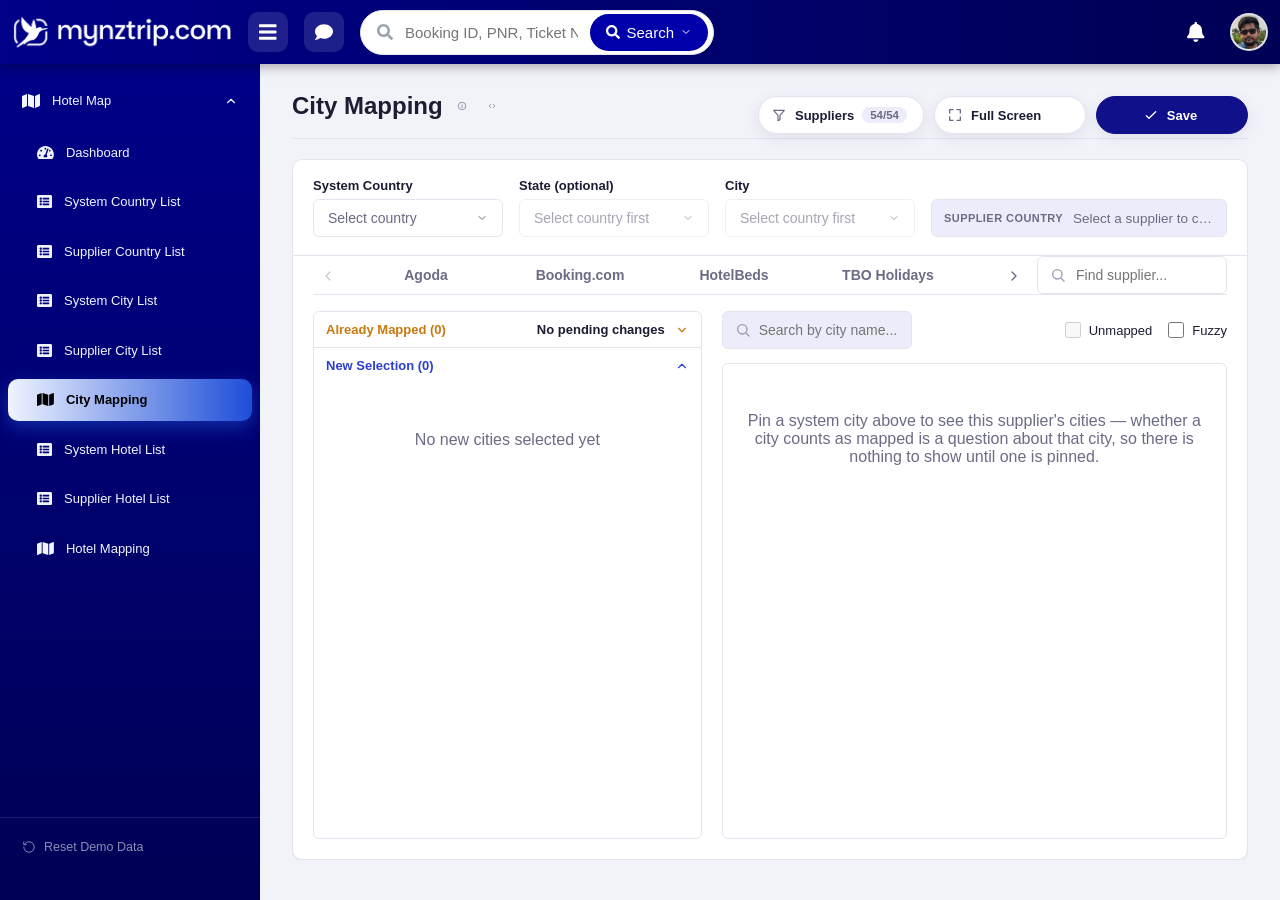
<file: index.html>
<!doctype html>
<html lang="en">
<head>
<meta charset="UTF-8" />
<meta http-equiv="refresh" content="0; url=city-mapping.html" />
<title>mynztrip.com Admin Portal</title>
<!-- This stub links no stylesheet, so without this its text would render in
     the browser's default serif. One font across the whole project, this
     half-second redirect page included. -->
<style>html, body { font-family: sans-serif; }</style>
</head>
<body>
<p>Redirecting to <a href="city-mapping.html">City Mapping</a>…</p>
</body>
</html>
</file>
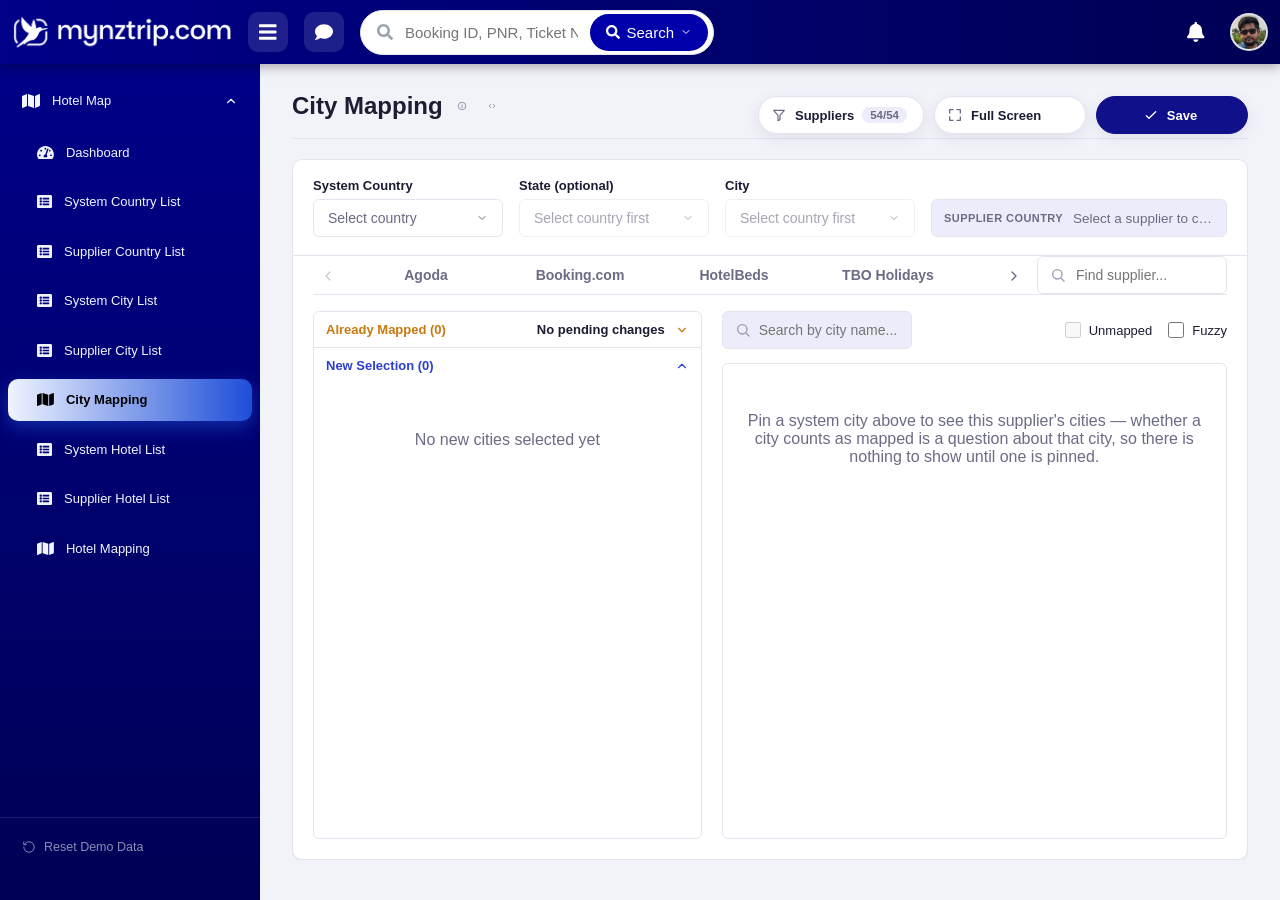
<file: city-mapping.html>
<!doctype html>
<html lang="en">
<head>
<meta charset="UTF-8" />
<meta name="viewport" content="width=device-width, initial-scale=1.0" />
<title>City Mapping – Hotel Map | mynztrip.com</title>
<link rel="stylesheet" href="css/styles.css" />
</head>
<body>
<div class="app-shell">

  <!-- Top bar -->
  <header class="topbar">
    <div class="topbar-brand">
      <img class="admin-logo" src="assets/logo/mynztrip_logo_white.png" alt="mynztrip.com" width="220" height="34" />
    </div>

    <button class="icon-btn" aria-label="Menu">
      <svg width="17.5" height="20" viewBox="0 0 448 512" fill="currentColor"><path d="M16 132h416c8.837 0 16-7.163 16-16V76c0-8.837-7.163-16-16-16H16C7.163 60 0 67.163 0 76v40c0 8.837 7.163 16 16 16zm0 160h416c8.837 0 16-7.163 16-16v-40c0-8.837-7.163-16-16-16H16c-8.837 0-16 7.163-16 16v40c0 8.837 7.163 16 16 16zm0 160h416c8.837 0 16-7.163 16-16v-40c0-8.837-7.163-16-16-16H16c-8.837 0-16 7.163-16 16v40c0 8.837 7.163 16 16 16z"/></svg>
    </button>

    <button class="icon-btn accent-red" aria-label="Messages">
      <svg width="18" height="18" viewBox="0 0 512 512" fill="#fff"><path d="M256 32C114.6 32 0 125.1 0 240c0 49.6 21.4 95 57 130.7C44.5 421.1 2.7 466 2.2 466.5c-2.2 2.3-2.8 5.7-1.5 8.7S4.8 480 8 480c66.3 0 116-31.8 140.6-51.4 32.7 12.3 69 19.4 107.4 19.4 141.4 0 256-93.1 256-208S397.4 32 256 32z"/></svg>
    </button>

    <div class="topbar-search">
      <svg width="16" height="16" viewBox="0 0 512 512" fill="currentColor"><path d="M505 442.7L405.3 343c-4.5-4.5-10.6-7-17-7H372c27.6-35.3 44-79.7 44-128C416 93.1 322.9 0 208 0S0 93.1 0 208s93.1 208 208 208c48.3 0 92.7-16.4 128-44v16.3c0 6.4 2.5 12.5 7 17l99.7 99.7c9.4 9.4 24.6 9.4 33.9 0l28.3-28.3c9.4-9.4 9.4-24.6.1-34zM208 336c-70.7 0-128-57.2-128-128 0-70.7 57.2-128 128-128 70.7 0 128 57.2 128 128 0 70.7-57.2 128-128 128z"/></svg>
      <input type="text" placeholder="Booking ID, PNR, Ticket No..." />
      <button type="button">
        <svg width="14" height="14" viewBox="0 0 512 512" fill="#fff"><path d="M505 442.7L405.3 343c-4.5-4.5-10.6-7-17-7H372c27.6-35.3 44-79.7 44-128C416 93.1 322.9 0 208 0S0 93.1 0 208s93.1 208 208 208c48.3 0 92.7-16.4 128-44v16.3c0 6.4 2.5 12.5 7 17l99.7 99.7c9.4 9.4 24.6 9.4 33.9 0l28.3-28.3c9.4-9.4 9.4-24.6.1-34zM208 336c-70.7 0-128-57.2-128-128 0-70.7 57.2-128 128-128 70.7 0 128 57.2 128 128 0 70.7-57.2 128-128 128z"/></svg>
        Search
        <svg width="12" height="12" viewBox="0 0 24 24" fill="none"><path d="M6 9l6 6 6-6" stroke="#fff" stroke-width="2" stroke-linecap="round" stroke-linejoin="round"/></svg>
      </button>
    </div>

    <div class="topbar-right">
      <button class="icon-btn" aria-label="Notifications">
        <svg width="17.5" height="20" viewBox="0 0 448 512" fill="#fff"><path d="M224 512c35.32 0 63.97-28.65 63.97-64H160.03c0 35.35 28.65 64 63.97 64zm215.39-149.71c-19.32-20.76-55.47-51.99-55.47-154.29 0-77.7-54.48-139.9-127.94-155.16V32c0-17.67-14.32-32-31.98-32s-31.98 14.33-31.98 32v20.84C118.56 68.1 64.08 130.3 64.08 208c0 102.3-36.15 133.53-55.47 154.29-6 6.45-8.66 14.16-8.61 21.71.11 16.4 12.98 32 32.1 32h383.8c19.12 0 32-15.6 32.1-32 .05-7.55-2.61-15.27-8.61-21.71z"/></svg>
      </button>
      <img class="avatar" src="assets/profile-photo.png" alt="Your account" width="38" height="38" />
    </div>
  </header>

  <div class="app-body">

    <!-- Sidebar -->
    <aside class="sidebar">
      <!-- Hotel Map (mother menu — every page in this project lives under
           it, Dashboard included). Two levels only: this parent and its
           pages. The Country/City/Hotel accordions that used to sit
           between them are gone — they made every page three clicks deep
           and hid the one thing the menu is for, which is seeing what
           exists. -->
      <!-- Menu icons are Font Awesome Free glyphs (CC BY 4.0) — the same ones
           the live portal uses: fa-map for the parent, fa-tachometer-alt for
           Dashboard, fa-list-alt for the lists. Inlined as paths so they match
           exactly without pulling in the Font Awesome runtime. -->
      <nav class="nav-group open">
        <button class="nav-item active">
          <svg width="18" height="16" viewBox="0 0 576 512" fill="currentColor"><path d="M0 117.66v346.32c0 11.32 11.43 19.06 21.94 14.86L160 416V32L20.12 87.95A32.006 32.006 0 0 0 0 117.66zM192 416l192 64V96L192 32v384zM554.06 33.16L416 96v384l139.88-55.95A31.996 31.996 0 0 0 576 394.34V48.02c0-11.32-11.43-19.06-21.94-14.86z"/></svg>
          Hotel Map
          <svg class="chevron" width="14" height="14" viewBox="0 0 24 24" fill="none"><path d="M6 9l6 6 6-6" stroke="currentColor" stroke-width="2" stroke-linecap="round" stroke-linejoin="round"/></svg>
        </button>
        <div class="submenu">
          <a class="submenu-item" href="dashboard.html">
            <svg width="16.875" height="15" viewBox="0 0 576 512" fill="currentColor"><path d="M288 32C128.94 32 0 160.94 0 320c0 52.8 14.25 102.26 39.06 144.8 5.61 9.62 16.3 15.2 27.44 15.2h443c11.14 0 21.83-5.58 27.44-15.2C561.75 422.26 576 372.8 576 320c0-159.06-128.94-288-288-288zm0 64c14.71 0 26.58 10.13 30.32 23.65-1.11 2.26-2.64 4.23-3.45 6.67l-9.22 27.67c-5.13 3.49-10.97 6.01-17.64 6.01-17.67 0-32-14.33-32-32S270.33 96 288 96zM96 384c-17.67 0-32-14.33-32-32s14.33-32 32-32 32 14.33 32 32-14.33 32-32 32zm48-160c-17.67 0-32-14.33-32-32s14.33-32 32-32 32 14.33 32 32-14.33 32-32 32zm246.77-72.41l-61.33 184C343.13 347.33 352 364.54 352 384c0 11.72-3.38 22.55-8.88 32H232.88c-5.5-9.45-8.88-20.28-8.88-32 0-33.94 26.5-61.43 59.9-63.59l61.34-184.01c4.17-12.56 17.73-19.45 30.36-15.17 12.57 4.19 19.35 17.79 15.17 30.36zm14.66 57.2l15.52-46.55c3.47-1.29 7.13-2.23 11.05-2.23 17.67 0 32 14.33 32 32s-14.33 32-32 32c-11.38-.01-20.89-6.28-26.57-15.22zM480 384c-17.67 0-32-14.33-32-32s14.33-32 32-32 32 14.33 32 32-14.33 32-32 32z"/></svg>
            Dashboard
          </a>
          <a class="submenu-item" href="country-system.html">
            <svg width="15" height="15" viewBox="0 0 512 512" fill="currentColor"><path d="M464 480H48c-26.51 0-48-21.49-48-48V80c0-26.51 21.49-48 48-48h416c26.51 0 48 21.49 48 48v352c0 26.51-21.49 48-48 48zM128 120c-22.091 0-40 17.909-40 40s17.909 40 40 40 40-17.909 40-40-17.909-40-40-40zm0 96c-22.091 0-40 17.909-40 40s17.909 40 40 40 40-17.909 40-40-17.909-40-40-40zm0 96c-22.091 0-40 17.909-40 40s17.909 40 40 40 40-17.909 40-40-17.909-40-40-40zm288-136v-32c0-6.627-5.373-12-12-12H204c-6.627 0-12 5.373-12 12v32c0 6.627 5.373 12 12 12h200c6.627 0 12-5.373 12-12zm0 96v-32c0-6.627-5.373-12-12-12H204c-6.627 0-12 5.373-12 12v32c0 6.627 5.373 12 12 12h200c6.627 0 12-5.373 12-12zm0 96v-32c0-6.627-5.373-12-12-12H204c-6.627 0-12 5.373-12 12v32c0 6.627 5.373 12 12 12h200c6.627 0 12-5.373 12-12z"/></svg>
            System Country List
          </a>
          <a class="submenu-item" href="country-supplier.html">
            <svg width="15" height="15" viewBox="0 0 512 512" fill="currentColor"><path d="M464 480H48c-26.51 0-48-21.49-48-48V80c0-26.51 21.49-48 48-48h416c26.51 0 48 21.49 48 48v352c0 26.51-21.49 48-48 48zM128 120c-22.091 0-40 17.909-40 40s17.909 40 40 40 40-17.909 40-40-17.909-40-40-40zm0 96c-22.091 0-40 17.909-40 40s17.909 40 40 40 40-17.909 40-40-17.909-40-40-40zm0 96c-22.091 0-40 17.909-40 40s17.909 40 40 40 40-17.909 40-40-17.909-40-40-40zm288-136v-32c0-6.627-5.373-12-12-12H204c-6.627 0-12 5.373-12 12v32c0 6.627 5.373 12 12 12h200c6.627 0 12-5.373 12-12zm0 96v-32c0-6.627-5.373-12-12-12H204c-6.627 0-12 5.373-12 12v32c0 6.627 5.373 12 12 12h200c6.627 0 12-5.373 12-12zm0 96v-32c0-6.627-5.373-12-12-12H204c-6.627 0-12 5.373-12 12v32c0 6.627 5.373 12 12 12h200c6.627 0 12-5.373 12-12z"/></svg>
            Supplier Country List
          </a>
          <a class="submenu-item" href="city-system.html">
            <svg width="15" height="15" viewBox="0 0 512 512" fill="currentColor"><path d="M464 480H48c-26.51 0-48-21.49-48-48V80c0-26.51 21.49-48 48-48h416c26.51 0 48 21.49 48 48v352c0 26.51-21.49 48-48 48zM128 120c-22.091 0-40 17.909-40 40s17.909 40 40 40 40-17.909 40-40-17.909-40-40-40zm0 96c-22.091 0-40 17.909-40 40s17.909 40 40 40 40-17.909 40-40-17.909-40-40-40zm0 96c-22.091 0-40 17.909-40 40s17.909 40 40 40 40-17.909 40-40-17.909-40-40-40zm288-136v-32c0-6.627-5.373-12-12-12H204c-6.627 0-12 5.373-12 12v32c0 6.627 5.373 12 12 12h200c6.627 0 12-5.373 12-12zm0 96v-32c0-6.627-5.373-12-12-12H204c-6.627 0-12 5.373-12 12v32c0 6.627 5.373 12 12 12h200c6.627 0 12-5.373 12-12zm0 96v-32c0-6.627-5.373-12-12-12H204c-6.627 0-12 5.373-12 12v32c0 6.627 5.373 12 12 12h200c6.627 0 12-5.373 12-12z"/></svg>
            System City List
          </a>
          <a class="submenu-item" href="city-supplier.html">
            <svg width="15" height="15" viewBox="0 0 512 512" fill="currentColor"><path d="M464 480H48c-26.51 0-48-21.49-48-48V80c0-26.51 21.49-48 48-48h416c26.51 0 48 21.49 48 48v352c0 26.51-21.49 48-48 48zM128 120c-22.091 0-40 17.909-40 40s17.909 40 40 40 40-17.909 40-40-17.909-40-40-40zm0 96c-22.091 0-40 17.909-40 40s17.909 40 40 40 40-17.909 40-40-17.909-40-40-40zm0 96c-22.091 0-40 17.909-40 40s17.909 40 40 40 40-17.909 40-40-17.909-40-40-40zm288-136v-32c0-6.627-5.373-12-12-12H204c-6.627 0-12 5.373-12 12v32c0 6.627 5.373 12 12 12h200c6.627 0 12-5.373 12-12zm0 96v-32c0-6.627-5.373-12-12-12H204c-6.627 0-12 5.373-12 12v32c0 6.627 5.373 12 12 12h200c6.627 0 12-5.373 12-12zm0 96v-32c0-6.627-5.373-12-12-12H204c-6.627 0-12 5.373-12 12v32c0 6.627 5.373 12 12 12h200c6.627 0 12-5.373 12-12z"/></svg>
            Supplier City List
          </a>
          <!-- The two mapping screens carry the Map icon used for every
               mapping action in this project, not the list icon: they are
               where relationships are made, not another list to read. -->
          <a class="submenu-item active" href="city-mapping.html">
            <svg width="16.875" height="15" viewBox="0 0 576 512" fill="currentColor"><path d="M0 117.66v346.32c0 11.32 11.43 19.06 21.94 14.86L160 416V32L20.12 87.95A32.006 32.006 0 0 0 0 117.66zM192 416l192 64V96L192 32v384zM554.06 33.16L416 96v384l139.88-55.95A31.996 31.996 0 0 0 576 394.34V48.02c0-11.32-11.43-19.06-21.94-14.86z"/></svg>
            City Mapping
          </a>
          <a class="submenu-item" href="hotel-system.html">
            <svg width="15" height="15" viewBox="0 0 512 512" fill="currentColor"><path d="M464 480H48c-26.51 0-48-21.49-48-48V80c0-26.51 21.49-48 48-48h416c26.51 0 48 21.49 48 48v352c0 26.51-21.49 48-48 48zM128 120c-22.091 0-40 17.909-40 40s17.909 40 40 40 40-17.909 40-40-17.909-40-40-40zm0 96c-22.091 0-40 17.909-40 40s17.909 40 40 40 40-17.909 40-40-17.909-40-40-40zm0 96c-22.091 0-40 17.909-40 40s17.909 40 40 40 40-17.909 40-40-17.909-40-40-40zm288-136v-32c0-6.627-5.373-12-12-12H204c-6.627 0-12 5.373-12 12v32c0 6.627 5.373 12 12 12h200c6.627 0 12-5.373 12-12zm0 96v-32c0-6.627-5.373-12-12-12H204c-6.627 0-12 5.373-12 12v32c0 6.627 5.373 12 12 12h200c6.627 0 12-5.373 12-12zm0 96v-32c0-6.627-5.373-12-12-12H204c-6.627 0-12 5.373-12 12v32c0 6.627 5.373 12 12 12h200c6.627 0 12-5.373 12-12z"/></svg>
            System Hotel List
          </a>
          <a class="submenu-item" href="hotel-supplier.html">
            <svg width="15" height="15" viewBox="0 0 512 512" fill="currentColor"><path d="M464 480H48c-26.51 0-48-21.49-48-48V80c0-26.51 21.49-48 48-48h416c26.51 0 48 21.49 48 48v352c0 26.51-21.49 48-48 48zM128 120c-22.091 0-40 17.909-40 40s17.909 40 40 40 40-17.909 40-40-17.909-40-40-40zm0 96c-22.091 0-40 17.909-40 40s17.909 40 40 40 40-17.909 40-40-17.909-40-40-40zm0 96c-22.091 0-40 17.909-40 40s17.909 40 40 40 40-17.909 40-40-17.909-40-40-40zm288-136v-32c0-6.627-5.373-12-12-12H204c-6.627 0-12 5.373-12 12v32c0 6.627 5.373 12 12 12h200c6.627 0 12-5.373 12-12zm0 96v-32c0-6.627-5.373-12-12-12H204c-6.627 0-12 5.373-12 12v32c0 6.627 5.373 12 12 12h200c6.627 0 12-5.373 12-12zm0 96v-32c0-6.627-5.373-12-12-12H204c-6.627 0-12 5.373-12 12v32c0 6.627 5.373 12 12 12h200c6.627 0 12-5.373 12-12z"/></svg>
            Supplier Hotel List
          </a>
          <a class="submenu-item" href="hotel-mapping.html">
            <svg width="16.875" height="15" viewBox="0 0 576 512" fill="currentColor"><path d="M0 117.66v346.32c0 11.32 11.43 19.06 21.94 14.86L160 416V32L20.12 87.95A32.006 32.006 0 0 0 0 117.66zM192 416l192 64V96L192 32v384zM554.06 33.16L416 96v384l139.88-55.95A31.996 31.996 0 0 0 576 394.34V48.02c0-11.32-11.43-19.06-21.94-14.86z"/></svg>
            Hotel Mapping
          </a>
        </div>
      </nav>

      <div class="sidebar-footer">
        <button class="reset-demo-btn" id="resetDemoDataBtn">
          <svg width="14" height="14" viewBox="0 0 24 24" fill="none"><path d="M3 12a9 9 0 109-9 9 9 0 00-7 3.3" stroke="currentColor" stroke-width="1.6" stroke-linecap="round"/><path d="M3 3.5V8h4.5" stroke="currentColor" stroke-width="1.6" stroke-linecap="round" stroke-linejoin="round"/></svg>
          Reset Demo Data
        </button>
      </div>
    </aside>

    <!-- Main content -->
    <main class="main-content" id="cityMappingMain">
      <div class="page-header">
        <div class="page-title-row">
          <h1 class="page-title">City Mapping</h1>
          <button class="info-icon-btn" data-info-target="#cityMappingInfo" data-info-title="City Mapping" aria-label="About this page">
            <svg width="16" height="16" viewBox="0 0 24 24" fill="none"><circle cx="12" cy="12" r="9" stroke="currentColor" stroke-width="1.6"/><path d="M12 11v5" stroke="currentColor" stroke-width="1.6" stroke-linecap="round"/><circle cx="12" cy="8" r="1" fill="currentColor"/></svg>
          </button>
          <button class="info-icon-btn" data-info-target="#cityMappingDevNotes" data-info-title="Developer Notes — City Mapping" aria-label="Developer notes for this page">
            <svg width="16" height="16" viewBox="0 0 24 24" fill="none"><path d="M9 8l-4 4 4 4M15 8l4 4-4 4" stroke="currentColor" stroke-width="1.6" stroke-linecap="round" stroke-linejoin="round"/></svg>
          </button>
        </div>
      </div>
      <hr class="page-divider" />

      <template id="cityMappingInfo">
        <p>Pin a <strong>system city</strong> in the panel header, then select <strong>supplier cities</strong> to map into it. The pin and the supplier selection work independently, in either order, and only need each other at save time.</p>
        <ul>
          <li>The <strong>Suppliers</strong> button in the top-right corner, beside Full Screen, chooses which suppliers the tab strip carries at all. Everything is selected to begin with; untick the ones you never work with — or <strong>Deselect all</strong> and tick back just the handful you do — and the strip carries only those, on this and every later visit. It is remembered per browser. Unticking the supplier currently loaded moves the workspace to the first one still on the strip; unticking every supplier leaves the strip empty and says so. Nothing you have queued is lost either way: your picks come back with the supplier when you tick it again. This is not the same as <strong>Find supplier</strong>, which narrows the strip for one search and forgets it.</li>
          <li>Every system city can be pinned, whether it came from the original master list or was added on the City List page.</li>
          <li>The supplier is chosen from the <strong>tabs</strong> above the workspace, one per supplier. No tab is selected when the page opens; selecting one loads that supplier's cities and clears the search box. Picks queued under the previous tab are kept — see below.</li>
          <li>When there are more suppliers than fit, the tab strip scrolls sideways: use the arrows at either end, or type in <strong>Find supplier</strong> to narrow the strip to matching names. The arrows and the box appear only when the tabs overflow. The supplier currently loaded stays on the strip even while a filter hides the rest.</li>
          <li>There is no supplier country to choose. The supplier country is whichever of that supplier's own countries is mapped to the <strong>System Country</strong> chosen in the header, and it is shown beside it with that supplier's own name for the country and the identifier from its feed. If the supplier has no country mapped to it, it says so and no cities load — map the country first on the Supplier Country List.</li>
          <li>The <strong>State</strong> in the header narrows the pin's own City list and nothing else — there is no state filter over the supplier's cities. The pin's City list loads as soon as a System Country is chosen; the supplier's city list needs a supplier tab <em>and</em> a pinned city.</li>
          <li>The City select in the header is the pin. Clearing it unpins, and the supplier selection below stays as it is.</li>
          <li>A city already mapped to a <em>different</em> system city is not marked in the checklist and can be checked like any other — that mapping is left alone. Checking it never interrupts you; every change is reviewed together in one place at Save time.</li>
          <li>On the left, <strong>Already Mapped</strong> lists this supplier's cities already mapped to the pinned city — its <strong>Unmap</strong> button — the broken-link icon at the row's right, matching the icon button New Selection removes a row with — queues a removal without the row disappearing. A queued row says so on the row itself: struck-out name, faint red wash, and the icon becomes an undo arrow, reversible right up until Save. The <strong>pending-changes count</strong> rides this section's header, right-aligned before the chevron. It also loads 50 at a time, scroll-triggered the same way. <strong>New Selection</strong> lists your fresh picks from the checklist on the right. The two are an accordion: opening one collapses the other, so whichever section you are working in gets the column's full height.</li>
          <li>A supplier city can be mapped to <strong>several system cities at once</strong>. Everything on this screen is about the pinned city only: a city counts as mapped here if it's mapped to the pinned city, checking one adds that mapping, and unchecking one removes it — mappings to other system cities are left exactly as they are.</li>
          <li>You can work through <strong>several suppliers before saving</strong>: pick cities under one supplier tab, switch to another, pick more, and Save applies the lot in one go. Switching tabs never discards what you've queued — the pending count on the Already Mapped header counts every supplier. Changing the pinned city does clear it all, since those picks were meant for the old city.</li>
          <li><strong>Save</strong> (top right, floating beside Full Screen) always opens a preview before anything is applied, with a <strong>tab per supplier</strong> you've queued changes for, each showing three sections: <strong>Previously Saved</strong> (unchanged, for context), <strong>New Map</strong>, and <strong>Unmap</strong>. After saving, the pinned city and System Country stay as they were.</li>
          <li>The supplier-city checklist on the right stays empty until a <strong>city is pinned</strong> — every row in it is an answer about the pinned city, so there is nothing to show before one is chosen. Its search and <strong>Unmapped</strong> filter are disabled until then for the same reason.</li>
          <li>Tick <strong>"Unmapped"</strong> beside the search box to hide the cities already mapped to the pinned city. It says nothing about other system cities — a city mapped elsewhere but not here still shows. How many are mapped is on the left, as <strong>Already Mapped</strong>'s own count. Each candidate row's left edge is green for an Active supplier city, red for Inactive. This checklist loads 50 at a time — scroll to the bottom to automatically load more of the current search results.</li>
          <li>Tick <strong>Fuzzy</strong> to match a city name loosely, forgiving of typos or skipped letters, instead of an exact substring match. It applies to the <strong>city name</strong> search beside it, this page's one search over supplier cities, and re-applies straight away to whatever is already typed.</li>
          <li><strong>"Full Screen"</strong> (top-right) hides the page title and the app's top bar, collapses the sidebar and puts the browser into full screen, the same as pressing F11 — the panel then fills the display edge to edge, with only the floating buttons above it. The sidebar returns to whatever state it was in when full screen ends. The toggle stays floating and reachable. Press it again, or press Esc or F11, to leave full screen.</li>
        </ul>
      </template>

      <template id="cityMappingDevNotes">
        <p>This screen maps supplier cities to system cities. The relationship is <strong>many-to-many</strong>: a supplier city can belong to several system cities at once, and a system city can have many supplier cities mapped to it. The pin (which system city) and the supplier selection (which cities to map) work fully independently of each other — either can be set up first, in any order — and only need to agree with each other once Save actually runs.</p>
        <ul>
          <li><strong>Which suppliers the strip carries</strong> — the Suppliers menu in the floating button cluster is a saved preference, not a filter, remembered per browser and stored as the list of <em>hidden</em> suppliers: "everything selected" is an empty list, and a supplier added to the system later shows up by default instead of being invisible because of a choice made before it existed. One rule owns tab visibility — the menu decides membership first, then the Find box narrows what is left, so a supplier switched off here can never be surfaced by a search. The active tab survives a search (hiding the supplier whose data is loaded below would leave the checklist showing rows with nothing marked as chosen) but not a deselection, which moves the panel to the first supplier still on the strip, or empties it when none are. Queued picks are never dropped by any of this: they are held per supplier and come back with the tab. A link that names a supplier (the Map button on the Supplier City List, the dashboard's supplier links) outranks the preference and un-hides that supplier for good.</li>
          <li><strong>The checklist is a query, and looks like one.</strong> Pinning a city, switching supplier, a change in that supplier's mapped countries and searching all fetch a different set of rows, so each one shows the checklist that is coming first: six placeholder rows in the real row shape, through the same loading state every list screen uses, so the wait is the project's one wait. Ticking a checkbox, taking a city back out of the queue and saving all skip it — they rearrange rows that are already here. With nothing pinned, or no supplier chosen, there is no query to make and that state answers immediately. Separate from the scroll-triggered <em>load more</em> spinner further down this list, which appends to rows already on screen.</li>
          <li><strong>Pinning a system city</strong> — every system city is a valid target; there is no eligibility rule and no city type to exclude. The picker is the panel header: a compact Country → State → City cascade, where Country is required before the city picker loads and State is always an optional narrowing filter, never part of the gate. The City select itself is the pin — there is no separate pinned-city summary, no mapped-count badge and no history entry point on this screen; clearing that select unpins.</li>
          <li><strong>Keeping a large result set from hanging the screen</strong> — both lists on this page (the Map Supplier Cities checklist and its Already Mapped sub-list) load and display results in bounded pages of 50 at a time, never the whole matching set in one go — same convention as hotel-mapping.html's checklist. Reaching the bottom of a list's currently-loaded rows triggers loading its next page automatically, with a brief spinner, appending below the existing rows without disturbing that list's own scroll position or re-rendering rows already on screen. Once a list is fully loaded, its bottom shows a clear "end of list" state and stops trying to load further. Changing any filter/search/pin resets the affected list back to its first page.</li>
          <li><strong>Map Supplier Cities panel</strong> — the supplier is picked from a tab strip, one tab per supplier, not from a filter dropdown: it selects which data set the whole panel is working against, so it must sit above the filters rather than beside them. No tab is selected on load. Selecting a different one resets only the search box before loading that supplier's cities — queued picks are kept per supplier and survive the switch (see the multi-supplier save rule below). Re-selecting the tab that is already active must do nothing at all. <strong>The strip must survive a realistic supplier count</strong> (dozens, not four): every tab is the same fixed width whatever its name, long names truncate rather than widen their tab, and the strip scrolls sideways on one line — never wraps onto extra rows, which would push the actual work off-screen and make the strip's height jump as it filters. Scroll arrows at both ends and a name filter over the tabs appear only when the tabs actually overflow, and each arrow is disabled once that end is reached. The filter must never hide the supplier whose data is currently loaded, and selecting a supplier that is scrolled out of view must bring its tab back into view. <strong>The supplier country is derived, never chosen</strong>: it is whichever of that supplier's own country records is mapped to the System Country selected in the header — resolved from that selection, not from the pinned city, since the pin's own cascade establishes the country before any city is picked and gating the panel on the later step would be arbitrary. This screen must therefore not offer a supplier country control at all — a second, independently-chosen country would let a user assemble a supplier city and a system city that belong to different countries. Display it read-only, using that supplier's own name for the country plus the identifier its feed keys that country by, since those are the values that identify it in the supplier's system. More than one of a supplier's country records may be mapped to the same system country; when that happens all of their cities are candidates. When the supplier has no country mapped to the selected system country, say so explicitly and load nothing — the fix is to map the country first, not to work around it here. A supplier tab is therefore required before the checklist loads — and so is a <strong>pinned city</strong>: every row in that list answers a question about the pinned city (is this supplier city already mapped to it, would this save map it), and unpinned there is no answer to give, only rows that look mapped to nothing in particular. The System Country requirement is still enforced, one step earlier rather than in its own right: the pin's own city picker does not load until a country is named, so a pinned city already means a country was picked. The checklist's search and Unmapped filter are disabled until the same point, having nothing to act on before it. <strong>There is no state filter over the supplier's cities</strong> — the header's State narrows the pin's own City list only. A supplier's states are its own vocabulary, not the system's, so filtering the candidate list by one would be filtering by a value the system never agreed to; the name search covers the same need without implying a mapping that doesn't exist. A supplier city already mapped to a different system city must still be selectable here, never blocked or marked — under the many-to-many model that mapping is simply irrelevant to this one. Each row's left edge is a colored bar (green for Active, red for Inactive) instead of the text pill used elsewhere in the project — a pill would shift the row's checkbox/name content.</li>
          <li><strong>Fuzzy</strong> — governs how the checklist's search matches: off, it matches supplier city names by plain substring; on, every typed character has to appear in the name in the same order but not necessarily next to each other, so a shortened or slightly misspelled query still finds the right city. Toggling it re-applies immediately to whatever is currently typed. Unlike the search box and the Unmapped filter it is <em>not</em> gated on the pinned city — it only describes how a query would match, which is a setting the user can make in advance.</li>
          <li><strong>Already Mapped / New Selection</strong> — Already Mapped must reflect the mapping baseline as of when this supplier (and the current pin) were last loaded; unchecking one queues an unmap (reversible, the same button offering the way back) without removing the row from view until Save actually runs. That state belongs on the row, not in the button's label: a word at the row's right edge is the furthest thing on the row from the name it is talking about, so the row carries it instead — struck name, tinted wash — and the button is free to be the same small icon button New Selection already uses, in this, the page's narrowest column. New Selection must only ever show rows freshly checked this session, untagged — with set-valued mappings there is no New/Remap/Locked distinction to draw, since what a row is mapped to elsewhere neither changes nor constrains what happens here. Already Mapped is scoped to the selected supplier only — it answers "which of <em>this</em> supplier's cities are mapped to the pinned city", never "who is mapped to this city" across all suppliers.</li>
          <li><strong>Many-to-many, and therefore no Remap</strong> — a supplier city holds a <em>set</em> of system cities, not one. Whether it is "mapped" is only ever a question about one specific system city: the pinned one. Mapping it to a second system city must leave every existing mapping untouched, so no action on this screen can ever take a supplier city away from another system city, and there is no reassignment to detect, confirm or log. An already-mapped row can only be unmapped — from the pinned city, never "from everything".</li>
          <li><strong>One save can span several suppliers</strong> — pending selections are held per supplier and accumulate across tab switches, so a session can queue changes under Agoda, then Booking.com, then save once. The pending-changes summary must therefore count every supplier, not the visible tab, and Save must apply all of them under <strong>one batch identifier</strong>: from the pinned city's point of view that session was a single action, however many suppliers it touched. Switching supplier tabs must never discard queued picks; changing the <em>pinned city</em> must discard all of them, for every supplier, since a pick asserts "map this into the pinned city" and that target just changed.</li>
          <li><strong>Save</strong> — floats in the page's own button cluster rather than sitting over either list, since it commits the whole session and has to stay reachable however far either list is scrolled. It must always show a review step first, with one tab per supplier that has queued changes, each split into three groups: previously saved (context only, nothing changes), new maps, and unmaps. Rows are only meaningful beside the supplier they came from, so they must never be pooled into one undifferentiated list. Nothing is written until this review is explicitly confirmed. If nothing changed, saving must be blocked with a clear message rather than silently succeeding. After a successful save the pinned city and the System Country selection must be left alone — mapping is rarely one city and done, and clearing them would make the next task begin by re-picking what the user just had; only the queued selections are dropped, and the baselines are recomputed so the saved rows move into Already Mapped.</li>
          <li><strong>History</strong> — every entry has an <strong>operation name</strong>, a <strong>description</strong> in that operation's fixed pattern, and <strong>who + when</strong>, logged the instant the change happens, newest first. A mapping change always writes to <strong>two</strong> records — the supplier city's own history and that one system city's own history — in the same action. Exactly one system city is ever affected per change.
            <p><strong>On the supplier city's own record:</strong></p>
            <ul>
              <li><strong>Map</strong> — this city became linked to that system city. Description: <em>{system city name}, {state}, {country code} (ID: {system city's identifier})</em></li>
              <li><strong>Unmap</strong> — that link was removed. Description: <em>{system city label} -&gt; Not mapped</em></li>
            </ul>
            <p><strong>On the system city's own record:</strong></p>
            <ul>
              <li><strong>Map</strong> — a supplier city became linked to this city. Description: <em>{Supplier} — {city name} — ID: {supplier city's identifier}</em></li>
              <li><strong>Unmap</strong> — a supplier city's link to this city was removed. Description: <em>{Supplier} — {city name} — ID: {supplier city's identifier}</em></li>
            </ul>
            <p>When one Save maps or unmaps several supplier cities in one action, every resulting entry on a system city's own record from that same Save must share one batch identifier, so its history can display them together as a single grouped event.</p>
          </li>
        </ul>
        <p><strong>Everywhere:</strong> save immediately with clear success/error feedback, never let a checkbox change silently fail to be reflected in both the Already Mapped/New Selection lists and the Mapped count, and key every relationship by permanent identifier, never by an editable name.</p>
      </template>

      <div class="mapping-nav-fabs">
        <!-- Which suppliers the tab strip carries. It sits up here with the
             other view controls rather than inside the strip: it is a saved
             preference about what this screen shows, the same kind of thing
             Full Screen is, while the strip's own Find box is a throwaway
             query over whatever this menu already allows. -->
        <div class="supplier-visibility" id="supplierVisibility">
          <button type="button" class="mapping-nav-fab supplier-visibility-toggle" id="supplierVisibilityBtn" aria-haspopup="true" aria-expanded="false" aria-controls="supplierVisibilityMenu">
            <svg width="16" height="16" viewBox="0 0 24 24" fill="none"><path d="M4 5h16l-6.5 7.5V19l-3 1.5v-8L4 5z" stroke="currentColor" stroke-width="1.8" stroke-linejoin="round"/></svg>
            <span>Suppliers</span>
            <span class="supplier-visibility-count" id="supplierVisibilityCount">0/0</span>
          </button>
          <div class="supplier-visibility-menu" id="supplierVisibilityMenu" role="group" aria-label="Suppliers shown in the strip" hidden>
            <div class="supplier-visibility-head">
              <span class="supplier-visibility-title">Show in strip</span>
              <button type="button" class="supplier-visibility-bulk" data-visibility-all>Select all</button>
              <button type="button" class="supplier-visibility-bulk" data-visibility-none>Deselect all</button>
            </div>
            <div class="supplier-visibility-list" id="supplierVisibilityList"></div>
          </div>
        </div>
        <button type="button" class="mapping-nav-fab mapping-chrome-toggle" id="mappingChromeToggleBtn" aria-label="Full screen: hide page title and fill the display">
          <svg class="icon-expand" width="16" height="16" viewBox="0 0 24 24" fill="none"><path d="M4 9V4h5M20 9V4h-5M4 15v5h5M20 15v5h-5" stroke="currentColor" stroke-width="2" stroke-linecap="round" stroke-linejoin="round"/></svg>
          <svg class="icon-collapse" width="16" height="16" viewBox="0 0 24 24" fill="none"><path d="M9 4v5H4M15 4v5h5M9 20v-5H4M15 20v-5h5" stroke="currentColor" stroke-width="2" stroke-linecap="round" stroke-linejoin="round"/></svg>
          <span>Full Screen</span>
        </button>
        <button type="button" class="mapping-nav-fab mapping-save-fab" id="saveCityMappingBtn">
          <svg width="16" height="16" viewBox="0 0 24 24" fill="none"><path d="M5 13l4 4L19 7" stroke="currentColor" stroke-width="2" stroke-linecap="round" stroke-linejoin="round"/></svg>
          <span>Save</span>
        </button>
      </div>

      <div class="mapping-page-layout">

        <!-- The page's only section. The system-city pin used to be its own
             full-height panel above this one, with a second panel listing
             that city's existing mappings; both are gone. The pin is now a
             compact row inside this header (same Country -> State -> City
             cascade), and the existing mappings are already visible in this
             panel's own "Already Mapped" list, so the separate panel was
             showing the same relationships twice. -->
        <section class="mapping-panel mapping-work-panel">
          <div class="mapping-panel-header mapping-panel-header--pin">
            <div class="mapping-pin-fields">
              <div class="form-group">
                <label for="pinCountry">System Country</label>
                <select id="pinCountry" class="filter-select">
                  <option value="">Select country</option>
                </select>
              </div>
              <div class="form-group">
                <label for="pinState">State (optional)</label>
                <select id="pinState" class="filter-select" disabled>
                  <option value="">Select country first</option>
                </select>
              </div>
              <div class="form-group">
                <label for="pinCity">City</label>
                <select id="pinCity" class="filter-select" disabled>
                  <option value="">Select country first</option>
                </select>
              </div>
            </div>

            <!-- The supplier's country is not chosen anywhere: it is
                 whichever of the selected supplier's own countries is mapped
                 to the pinned city's country. It sits on the pin's own row
                 because it belongs to the same "what am I mapping into"
                 context — on one line, truncating rather than wrapping, so
                 the header keeps its height whatever the value is. -->
            <div class="supplier-country-box" id="supplierCountryBox">
              <span class="supplier-country-label" id="supplierCountryLabel">Supplier Country</span>
              <!-- Separate element, not part of the label's own text: the
                   label truncates, and the colon has to survive that. -->
              <span class="supplier-country-colon" id="supplierCountryColon" hidden>:</span>
              <span class="supplier-country-value" id="supplierCountryValue">Select a supplier to continue</span>
            </div>
          </div>
          <div class="mapping-panel-body">
            <div id="rightPanelContent">

              <!-- Supplier picker: one tab per supplier, filled from the
                   supplier list at runtime. Spans the whole work area rather
                   than sitting in the left filter column, since choosing a
                   supplier reloads everything below it — it is not one more
                   narrowing filter alongside Country/State.

                   A real deployment can have dozens of suppliers, so the
                   strip scrolls sideways between two arrow buttons and comes
                   with its own filter box: arrows for "the next few", the
                   box for "the one I can name". Both are hidden when every
                   tab already fits. -->
              <div class="supplier-tabs-bar">
                <button type="button" class="supplier-tabs-arrow" id="supplierTabsPrev" aria-label="Scroll suppliers left" hidden>
                  <svg width="16" height="16" viewBox="0 0 24 24" fill="none"><path d="M15 6l-6 6 6 6" stroke="currentColor" stroke-width="2" stroke-linecap="round" stroke-linejoin="round"/></svg>
                </button>
                <div class="supplier-tabs" id="supplierTabs" role="tablist" aria-label="Supplier">
                  <!-- "No supplier matches that name" belongs on the strip's
                       own line, not under it: when the filter matches
                       nothing, this line is what the strip has to show, and
                       a message below an empty strip leaves a blank row
                       standing where the answer should be. It is a static
                       child here, which is why the tab render below uses
                       insertAdjacentHTML rather than innerHTML. -->
                  <div class="supplier-tabs-empty" id="supplierTabsEmpty" hidden>No supplier matches that name</div>
                </div>
                <button type="button" class="supplier-tabs-arrow" id="supplierTabsNext" aria-label="Scroll suppliers right" hidden>
                  <svg width="16" height="16" viewBox="0 0 24 24" fill="none"><path d="M9 6l6 6-6 6" stroke="currentColor" stroke-width="2" stroke-linecap="round" stroke-linejoin="round"/></svg>
                </button>
                <div class="toolbar-search supplier-tabs-search" id="supplierTabsSearchWrap" hidden>
                  <svg width="16" height="16" viewBox="0 0 24 24" fill="none"><circle cx="11" cy="11" r="7" stroke="currentColor" stroke-width="2"/><path d="M21 21l-4.35-4.35" stroke="currentColor" stroke-width="2" stroke-linecap="round"/></svg>
                  <input type="text" id="supplierTabsSearch" placeholder="Find supplier..." />
                </div>
              </div>
              <div class="mapping-layout mapping-layout-bottom">

                <!-- Bottom-left: the selected supplier cities. No Reset any
                     more — with the supplier chosen by tab and the country
                     derived from the pin, there is no filter set here left
                     to clear. -->
                <div class="mapping-bottom-col">
                  <div class="form-group mapping-list-group">
                    <!-- The two sections share one name="", which makes them
                         an exclusive accordion: opening one closes the
                         other. They sit in one column of fixed height, so
                         two open sections were splitting that height
                         between them and each got a list too short to work
                         in. Whichever one is open now gets all of it. The
                         browser enforces this off the name alone — no JS,
                         and it holds even when a section is opened from
                         script. -->
                    <div class="merge-list" id="selectedCitiesList">
                      <details class="mapping-collapsible-inline" name="cityMappingLeftSection" id="alreadyMappedSection">
                        <summary class="mapping-collapsible-header mapping-collapsible-header--warning">
                          <span>Already Mapped (<span id="alreadyMappedCount">0</span>)</span>
                          <!-- The pending-changes line rides this header,
                               right-aligned before the chevron: it counts
                               the queued maps and unmaps, which are the rows
                               of this column's two sections. -->
                          <span class="mapping-save-summary" id="mapSelectionSummary">No pending changes</span>
                          <svg class="chevron" width="14" height="14" viewBox="0 0 24 24" fill="none"><path d="M6 9l6 6 6-6" stroke="currentColor" stroke-width="2" stroke-linecap="round" stroke-linejoin="round"/></svg>
                        </summary>
                        <div id="alreadyMappedList"></div>
                      </details>
                      <details class="mapping-collapsible-inline" name="cityMappingLeftSection" id="newSelectionSection" open>
                        <summary class="mapping-collapsible-header mapping-collapsible-header--info">
                          <span>New Selection (<span id="newSelectionCount">0</span>)</span>
                          <svg class="chevron" width="14" height="14" viewBox="0 0 24 24" fill="none"><path d="M6 9l6 6 6-6" stroke="currentColor" stroke-width="2" stroke-linecap="round" stroke-linejoin="round"/></svg>
                        </summary>
                        <div id="newSelectionList"></div>
                      </details>
                    </div>
                  </div>
                </div>

                <!-- Bottom-right: multi-select checklist -->
                <div class="mapping-bottom-col">
                  <!-- No "mapped n/x" stat here: the left column's
                       "Already Mapped (n)" section is the same count for the
                       same pinned city, and two places showing it is one
                       place too many. -->
                  <div class="form-group mapping-list-group">
                    <!-- One control line, no column label above it: the
                         search box and the filter that narrows what it
                         searches both belong to this one list, and a label
                         naming the list said nothing the rows underneath do
                         not. The pending-changes count is not here — it
                         belongs to the queued rows, which live in the left
                         column's own sections. -->
                    <div class="mapping-search-actions-row">
                      <div class="toolbar-search mapping-search-half">
                        <svg width="16" height="16" viewBox="0 0 24 24" fill="none"><circle cx="11" cy="11" r="7" stroke="currentColor" stroke-width="2"/><path d="M21 21l-4.35-4.35" stroke="currentColor" stroke-width="2" stroke-linecap="round"/></svg>
                        <input type="text" id="mapCitySearch" placeholder="Search by city name..." disabled />
                      </div>
                      <!-- Two modifiers rather than filters of their own —
                           one hides rows the list would otherwise show, the
                           other changes how the search beside them matches
                           — so they share the row's right-hand track rather
                           than taking a labelled field each. Same pair, same
                           order, as hotel-mapping.html's picker. -->
                      <div class="mapping-scope-toggles">
                        <label class="toggle-row mapping-inline-toggle" for="mapUnmappedOnlyToggle">
                          <input type="checkbox" id="mapUnmappedOnlyToggle" />
                          Unmapped
                        </label>
                        <label class="toggle-row mapping-inline-toggle" for="mapFuzzyToggle">
                          <input type="checkbox" id="mapFuzzyToggle" />
                          Fuzzy
                        </label>
                      </div>
                    </div>
                    <div class="merge-list" id="mapCityList"></div>
                  </div>
                </div>

              </div>
            </div>
          </div>
        </section>

      </div>
    </main>
  </div>
</div>

<!-- Confirm Dialog: intentional exception to the sliding-drawer modal
     convention — this is a real centered popup (fade + scale in place),
     since a confirm/warning prompt reads better centered than as a drawer.
     Mirrors the same #confirmModal pattern used in city-system.html. -->
<div class="modal-overlay popup-overlay" id="confirmModal">
  <div class="popup-box">
    <div class="modal-header">
      <h3>Please Confirm</h3>
      <button class="modal-close" data-modal-close aria-label="Close">
        <svg width="16" height="16" viewBox="0 0 24 24" fill="none"><path d="M6 6l12 12M18 6L6 18" stroke="currentColor" stroke-width="2" stroke-linecap="round"/></svg>
      </button>
    </div>
    <div class="modal-body">
      <div id="confirmMessage"></div>
    </div>
    <div class="modal-footer">
      <button class="btn btn-secondary" data-modal-close>Cancel</button>
      <button class="btn btn-primary" id="confirmActionBtn">Continue</button>
    </div>
  </div>
</div>

<!-- Mapping Preview Modal: always shown on Save Mapping, organized into up
     to three sections (Previously Saved / New Map / Unmap). Kept
     separate from #confirmModal above, which stays for one-off single-row
     unmap confirmations elsewhere on this page. -->
<div class="modal-overlay popup-overlay" id="mappingPreviewModal">
  <div class="popup-box popup-box-lg">
    <div class="modal-header">
      <h3>Review Mapping Changes</h3>
      <button class="modal-close" data-modal-close aria-label="Close">
        <svg width="16" height="16" viewBox="0 0 24 24" fill="none"><path d="M6 6l12 12M18 6L6 18" stroke="currentColor" stroke-width="2" stroke-linecap="round"/></svg>
      </button>
    </div>
    <div class="modal-body">
      <!-- One tab per supplier with queued changes — a single Save can span
           several suppliers, and the rows only mean anything next to the
           supplier they came from. Same tab component as the main strip. -->
      <div class="supplier-tabs-bar preview-supplier-tabs-bar">
        <div class="supplier-tabs" id="previewSupplierTabs" role="tablist" aria-label="Supplier"></div>
      </div>
      <div id="previewSections"></div>
    </div>
    <div class="modal-footer">
      <button class="btn btn-secondary" data-modal-close>Cancel</button>
      <button class="btn btn-primary" id="previewConfirmBtn">Confirm &amp; Save</button>
    </div>
  </div>
</div>

<script src="js/app.js"></script>
<script src="js/data.js"></script>
<script>
  // ---------- Compact pin (in this page's only panel header) ----------

  const pinCountry = document.getElementById("pinCountry");
  const pinState = document.getElementById("pinState");
  const pinCity = document.getElementById("pinCity");

  pinCountry.insertAdjacentHTML(
    "beforeend",
    SYSTEM_COUNTRIES.map((c) => `<option value="${c.name}">${systemCountryOptionLabel(c.name)}</option>`).join("")
  );

  // Every system city is a valid mapping target — cities carry no type or
  // status that could exclude one, whether it shipped in the seed data or
  // was added via Add City.
  function mappableSystemCities() {
    return SYSTEM_CITIES;
  }

  let pinnedCityId = null;

  pinCountry.addEventListener("change", () => {
    const meta = SYSTEM_COUNTRIES.find((c) => c.name === pinCountry.value);
    const states = meta ? getStatesForCountryCode(meta.code) : [];
    if (states.length) {
      pinState.disabled = false;
      pinState.innerHTML = `<option value="">All states</option>` + states.map((s) => `<option value="${s}">${s}</option>`).join("");
    } else {
      pinState.disabled = true;
      pinState.innerHTML = `<option value="">${meta ? "No state required" : "Select country first"}</option>`;
    }
    populatePinCitySelect();
    // The system country is one half of the supplier-country derivation
    // (the supplier tab is the other), so it re-resolves here — before any
    // city has been picked, which is the whole point: the cascade knows the
    // country first.
    syncSupplierCountry();
  });

  pinState.addEventListener("change", populatePinCitySelect);

  function populatePinCitySelect() {
    const countryName = pinCountry.value;
    if (!countryName) {
      pinCity.disabled = true;
      pinCity.innerHTML = `<option value="">Select country first</option>`;
      selectPinnedCity(null);
      return;
    }
    // Matches by code (stable) rather than the passed-in name, so a city
    // whose country.name snapshot predates a rename on country-system.html
    // is still correctly matched against the country's current name.
    const countryMeta = SYSTEM_COUNTRIES.find((c) => c.name === countryName);
    let candidates = countryMeta ? mappableSystemCities().filter((c) => c.country.code === countryMeta.code) : [];
    if (!pinState.disabled && pinState.value) {
      candidates = candidates.filter((c) => c.state === pinState.value);
    }
    pinCity.disabled = candidates.length === 0;
    pinCity.innerHTML = candidates.length
      ? `<option value="">Select city</option>` + candidates.map((c) => `<option value="${c.id}">${c.name}${c.state ? ` - ${c.state}` : ""}</option>`).join("")
      : `<option value="">No prepopulated cities here</option>`;
    selectPinnedCity(null);
  }

  pinCity.addEventListener("change", () => {
    selectPinnedCity(pinCity.value === "" ? null : Number(pinCity.value));
  });

  // The City select is the whole pin now — there is no separate summary
  // card, mapped-count pill, History button or "Change City" button any
  // more, so picking (or clearing) a city here is the only thing that moves
  // the pin, and the select itself is what shows which city is pinned.
  function selectPinnedCity(id) {
    pinnedCityId = id;
    // No supplier-country resolve here: the country comes from the System
    // Country select above, which can't change without its own handler
    // running. Pinning a city only moves the mapping target, so all that
    // needs recomputing is the baseline.
    resyncBaselineOnPinChange();
  }

  // Shared by both paginated lists on this page (#mapCityList,
  // #alreadyMappedList) — id-parametrized so each gets its own sentinel to
  // observe. Same markup/behavior as the single copy each of
  // hotel-mapping.html already carries for its own 2 lists.
  function scrollStatusHtml(id) {
    return `<div class="hotel-list-scroll-status" id="${id}"><span class="scroll-status-spinner"></span><span class="scroll-status-label"></span></div>`;
  }

  function endOfListHtml() {
    return `<div class="hotel-list-scroll-status hotel-list-scroll-status--end">You've reached the end of the list</div>`;
  }

  // applyCityMap() (add/remove one supplier-city -> system-city link, and
  // log it on both records) lives in js/data.js.

  // ---------- Right panel: map supplier cities ----------

  // Supplier tabs, one per supplier. No tab is active on load — the page
  // starts with nothing chosen, exactly as the old "Select Supplier"
  // dropdown did, and the checklist below stays in its "select a supplier"
  // empty state until one is picked.
  const supplierTabs = document.getElementById("supplierTabs");
  const supplierTabsPrev = document.getElementById("supplierTabsPrev");
  const supplierTabsNext = document.getElementById("supplierTabsNext");
  const supplierTabsSearchWrap = document.getElementById("supplierTabsSearchWrap");
  const supplierTabsSearch = document.getElementById("supplierTabsSearch");
  const supplierTabsEmpty = document.getElementById("supplierTabsEmpty");

  // Inserted before the strip's static "no match" line rather than over it
  // — that line lives inside the strip so it can take the tabs' own place
  // when the filter empties them.
  supplierTabs.insertAdjacentHTML(
    "afterbegin",
    Object.keys(SUPPLIER_LABELS)
      .map(
        (key) =>
          `<button type="button" class="supplier-tab" role="tab" aria-selected="false" data-supplier="${key}" title="${SUPPLIER_LABELS[key]}"><span class="supplier-tab-label">${SUPPLIER_LABELS[key]}</span></button>`
      )
      .join("")
  );

  // ---------- Supplier tab strip: overflow navigation ----------
  // The arrows and the filter box only earn their space once the tabs
  // actually overflow, which depends on how many suppliers exist and how
  // wide the panel is — so it's measured, not assumed, and re-measured on
  // resize and whenever the full-screen toggle changes the panel's width.

  function syncSupplierTabsOverflow() {
    const overflowing = supplierTabs.scrollWidth > supplierTabs.clientWidth + 1;
    const filtering = supplierTabsSearch.value.trim() !== "";

    // The search box stays put while a filter is active even if the
    // remaining tabs now fit — otherwise it would disappear under the user
    // mid-typing, taking their query with it.
    supplierTabsSearchWrap.hidden = !overflowing && !filtering;
    supplierTabsPrev.hidden = !overflowing;
    supplierTabsNext.hidden = !overflowing;

    if (!overflowing) return;

    // Whether an arrow still has somewhere to go is decided by where the
    // first/last tab actually sits, not by scrollLeft vs
    // scrollWidth - clientWidth: on a fractional device pixel ratio (a
    // browser at 125% zoom, say) scrollWidth rounds up per element and that
    // arithmetic never reaches its own maximum, leaving the Next arrow
    // enabled at the end of the strip. Element edges are measured in the
    // same fractional units, so they agree with what's on screen.
    const visibleTabs = [...supplierTabs.querySelectorAll(".supplier-tab")].filter((tab) => !tab.hidden);
    const stripBox = supplierTabs.getBoundingClientRect();
    const firstBox = visibleTabs[0] && visibleTabs[0].getBoundingClientRect();
    const lastBox = visibleTabs[visibleTabs.length - 1] && visibleTabs[visibleTabs.length - 1].getBoundingClientRect();
    supplierTabsPrev.disabled = !firstBox || firstBox.left >= stripBox.left - 2;
    supplierTabsNext.disabled = !lastBox || lastBox.right <= stripBox.right + 2;
  }

  // Scrolls by most of a "page" rather than a fixed tab count, so the jump
  // matches what's actually visible at this width.
  function scrollSupplierTabs(direction) {
    supplierTabs.scrollBy({ left: direction * Math.max(supplierTabs.clientWidth - 80, 120), behavior: "smooth" });
  }

  supplierTabsPrev.addEventListener("click", () => scrollSupplierTabs(-1));
  supplierTabsNext.addEventListener("click", () => scrollSupplierTabs(1));
  supplierTabs.addEventListener("scroll", syncSupplierTabsOverflow);
  window.addEventListener("resize", debounce(syncSupplierTabsOverflow, 150));

  supplierTabsSearch.addEventListener("input", () => {
    supplierTabs.scrollLeft = 0;
    applySupplierTabFilters();
  });

  /* ---------- Which suppliers the strip carries ---------- */

  // A saved preference, not a filter. A real deployment can hold dozens of
  // suppliers while any one person works with a handful, so the strip is
  // narrowed once and stays narrowed between sessions. Deliberately separate
  // from the strip's own Find box: that answers "the one I can name" and is
  // gone on the next keystroke, this decides which suppliers are on the
  // strip at all.
  //
  // What gets stored is the HIDDEN keys, not the shown ones — so "everything
  // selected" is an empty list, and a supplier added to the system later
  // appears by default instead of being invisible because of a choice made
  // before it existed. Written through the shared storage helpers, so Reset
  // Demo Data clears this along with everything else.
  const SUPPLIER_VISIBILITY_KEY = "cityMappingHiddenSuppliers";
  const ALL_SUPPLIER_KEYS = Object.keys(SUPPLIER_LABELS);
  const savedHiddenSuppliers = loadFromStorage(SUPPLIER_VISIBILITY_KEY);
  const hiddenSuppliers = new Set(Array.isArray(savedHiddenSuppliers) ? savedHiddenSuppliers : []);

  const supplierVisibility = document.getElementById("supplierVisibility");
  const supplierVisibilityBtn = document.getElementById("supplierVisibilityBtn");
  const supplierVisibilityMenu = document.getElementById("supplierVisibilityMenu");
  const supplierVisibilityList = document.getElementById("supplierVisibilityList");
  const supplierVisibilityCount = document.getElementById("supplierVisibilityCount");

  const isSupplierShown = (key) => !hiddenSuppliers.has(key);
  const shownSupplierKeys = () => ALL_SUPPLIER_KEYS.filter(isSupplierShown);

  supplierVisibilityList.innerHTML = ALL_SUPPLIER_KEYS.map(
    (key) => `
      <label class="supplier-visibility-option">
        <input type="checkbox" data-visibility-supplier="${key}" ${isSupplierShown(key) ? "checked" : ""} />
        <span class="supplier-visibility-name">${SUPPLIER_LABELS[key]}</span>
      </label>`
  ).join("");

  // Two things decide whether a tab is on the strip and they are not the
  // same kind of thing, so they apply in order: this menu decides
  // membership, the Find box narrows what is left. A supplier switched off
  // here can never be surfaced by a search.
  function applySupplierTabFilters() {
    const query = supplierTabsSearch.value.trim().toLowerCase();
    let matches = 0;
    supplierTabs.querySelectorAll(".supplier-tab").forEach((tab) => {
      const shown = isSupplierShown(tab.dataset.supplier);
      const match = shown && (!query || tab.textContent.toLowerCase().includes(query));
      if (match) matches++;
      // The active tab survives a search — hiding the supplier whose data is
      // loaded below would leave the panel showing rows with nothing marked
      // as chosen — but it does not survive being switched off here, which
      // moves the panel to another supplier instead (see below).
      tab.hidden = !match && !(shown && tab.classList.contains("active"));
    });
    supplierTabsEmpty.textContent =
      hiddenSuppliers.size >= ALL_SUPPLIER_KEYS.length
        ? "No suppliers selected — pick some from the Suppliers menu"
        : "No supplier matches that name";
    supplierTabsEmpty.hidden = matches > 0;
    syncSupplierTabsOverflow();
  }

  function updateSupplierVisibilityCount() {
    supplierVisibilityCount.textContent = `${shownSupplierKeys().length}/${ALL_SUPPLIER_KEYS.length}`;
  }

  // Saves, redraws the strip, and moves the panel off a supplier that just
  // left it — the checklist below is scoped to one supplier and cannot sit
  // on one that has no tab. Queued picks are NOT dropped: they live in
  // pendingBySupplier keyed by supplier, and come back with the tab.
  function commitSupplierVisibility() {
    saveToStorage(SUPPLIER_VISIBILITY_KEY, [...hiddenSuppliers]);
    updateSupplierVisibilityCount();
    applySupplierTabFilters();
    if (!rightState.supplier || isSupplierShown(rightState.supplier)) return;
    const next = shownSupplierKeys()[0] || "";
    selectSupplier(next);
    // With nothing left to move to, selectSupplier() delegates to
    // refreshRightPanelBaseline(), which has nothing to refresh and returns
    // early — so the panel is put back to its empty state here rather than
    // left showing the switched-off supplier's rows.
    if (!next) {
      queryCityList();
      renderSelectedCitiesList();
      updateSelectionSummary();
    }
  }

  // Also used by the ?supplier= deep link: a link naming a supplier outranks
  // a preference that hid it.
  function showSupplierInStrip(key) {
    if (!hiddenSuppliers.has(key)) return;
    hiddenSuppliers.delete(key);
    const box = supplierVisibilityList.querySelector(`[data-visibility-supplier="${key}"]`);
    if (box) box.checked = true;
    commitSupplierVisibility();
  }

  supplierVisibilityList.addEventListener("change", (e) => {
    const box = e.target.closest("[data-visibility-supplier]");
    if (!box) return;
    if (box.checked) hiddenSuppliers.delete(box.dataset.visibilitySupplier);
    else hiddenSuppliers.add(box.dataset.visibilitySupplier);
    commitSupplierVisibility();
  });

  supplierVisibilityMenu.querySelector("[data-visibility-all]").addEventListener("click", () => {
    hiddenSuppliers.clear();
    supplierVisibilityList.querySelectorAll("input").forEach((box) => (box.checked = true));
    commitSupplierVisibility();
  });

  // Emptying the strip completely is allowed: the strip says so in place,
  // and forcing one supplier to stay on would be overruling a choice the
  // user just made in the one control that exists to make it.
  supplierVisibilityMenu.querySelector("[data-visibility-none]").addEventListener("click", () => {
    ALL_SUPPLIER_KEYS.forEach((key) => hiddenSuppliers.add(key));
    supplierVisibilityList.querySelectorAll("input").forEach((box) => (box.checked = false));
    commitSupplierVisibility();
  });

  function setSupplierVisibilityOpen(open) {
    supplierVisibilityMenu.hidden = !open;
    supplierVisibility.classList.toggle("open", open);
    supplierVisibilityBtn.setAttribute("aria-expanded", String(open));
  }

  supplierVisibilityBtn.addEventListener("click", (e) => {
    e.stopPropagation();
    setSupplierVisibilityOpen(supplierVisibilityMenu.hidden);
  });

  // Clicks inside the menu belong to the menu — it stays open while boxes
  // are ticked, since picking several at once is the normal case. Anything
  // outside closes it, as does Escape.
  supplierVisibilityMenu.addEventListener("click", (e) => e.stopPropagation());
  document.addEventListener("click", () => setSupplierVisibilityOpen(false));
  document.addEventListener("keydown", (e) => {
    if (e.key === "Escape" && !supplierVisibilityMenu.hidden) setSupplierVisibilityOpen(false);
  });

  updateSupplierVisibilityCount();
  applySupplierTabFilters();

  const supplierCountryLabel = document.getElementById("supplierCountryLabel");
  const supplierCountryColon = document.getElementById("supplierCountryColon");
  const supplierCountryValue = document.getElementById("supplierCountryValue");
  const mapCitySearch = document.getElementById("mapCitySearch");
  const mapUnmappedOnlyToggle = document.getElementById("mapUnmappedOnlyToggle");
  const mapFuzzyToggle = document.getElementById("mapFuzzyToggle");
  const mapCityList = document.getElementById("mapCityList");
  const alreadyMappedList = document.getElementById("alreadyMappedList");
  const alreadyMappedCount = document.getElementById("alreadyMappedCount");
  const newSelectionList = document.getElementById("newSelectionList");
  const newSelectionCount = document.getElementById("newSelectionCount");
  const mapSelectionSummary = document.getElementById("mapSelectionSummary");
  const saveCityMappingBtn = document.getElementById("saveCityMappingBtn");

  // countryCodes is derived, never user-set: the supplier country rows
  // mapped to the pinned system city's country (usually one, occasionally
  // several — see resolveSupplierCountryRows()).
  let rightState = { supplier: "", countryCodes: [], query: "" };

  // Selections accumulate ACROSS suppliers: one mapping session can pick
  // cities from Agoda, switch to Booking.com, pick more, and save the lot in
  // one go. So the baseline and the pending selection are per supplier, kept
  // in these maps, and the two variables below are just the active
  // supplier's entries. Both are only ever meaningful for the currently
  // pinned city — changing the pin discards everything (see
  // resyncBaselineOnPinChange), since a pick made against one target city
  // says nothing about another.
  let baselineBySupplier = {};
  let pendingBySupplier = {};

  function baselineFor(supplierKey) {
    if (!baselineBySupplier[supplierKey]) baselineBySupplier[supplierKey] = supplierMappedIds(supplierKey);
    return baselineBySupplier[supplierKey];
  }

  function pendingFor(supplierKey) {
    if (!pendingBySupplier[supplierKey]) pendingBySupplier[supplierKey] = new Set(baselineFor(supplierKey));
    return pendingBySupplier[supplierKey];
  }

  // The active supplier's two sets, as plain accessors so the rest of the
  // panel reads the same as it did when there was only ever one supplier.
  function initialMapped() {
    return rightState.supplier ? baselineFor(rightState.supplier) : new Set();
  }

  function pendingChecked() {
    return rightState.supplier ? pendingFor(rightState.supplier) : new Set();
  }

  // Every supplier that currently has something queued, with its diff
  // against that supplier's own baseline. Drives the summary line, the Save
  // gate and the preview's per-supplier tabs.
  function pendingChangesBySupplier() {
    return Object.keys(pendingBySupplier)
      .map((supplierKey) => {
        const baseline = baselineFor(supplierKey);
        const pending = pendingBySupplier[supplierKey];
        const rows = supplierCities[supplierKey] || [];
        const byId = (id) => rows.find((r) => r.id === id);
        return {
          supplierKey,
          addedRows: [...pending].filter((id) => !baseline.has(id)).map(byId).filter(Boolean),
          removedRows: [...baseline].filter((id) => !pending.has(id)).map(byId).filter(Boolean),
          keptRows: [...baseline].filter((id) => pending.has(id)).map(byId).filter(Boolean),
        };
      })
      .filter((entry) => entry.addedRows.length || entry.removedRows.length);
  }

  // The city list (and search) need a supplier and a resolved supplier
  // country. The country is no longer picked here — it's derived from the
  // pinned system city — so in practice this gate now also means "a system
  // city is pinned, and this supplier covers its country". State stays an
  // optional extra filter on top, never part of the gate.
  function rightGateSatisfied() {
    return Boolean(pinnedCityId !== null && rightState.supplier && rightState.countryCodes.length);
  }

  // Search and the Unmapped filter both ask a question about the pinned
  // city — does this row match, is it already mapped to it — so neither has
  // anything to act on before the gate opens. The query is cleared on the
  // way down as well, so a search left over from the last pin can't silently
  // narrow the list the moment the gate opens again. Fuzzy is deliberately
  // NOT gated: it only describes how a query would match, which is a setting
  // the user can make in advance.
  function syncRightControlsDisabled() {
    const gated = !rightGateSatisfied();
    mapCitySearch.disabled = gated;
    mapUnmappedOnlyToggle.disabled = gated;
    if (gated) {
      mapCitySearch.value = "";
      rightState.query = "";
    }
  }

  // Called once at startup — the right panel is always visible, so this
  // just establishes the initial empty-filters state instead of hiding
  // anything. Its list stays empty until a city is pinned, but that gate is
  // renderCityList's to state, not this function's to pre-empt.
  function resetRightPanelFilters() {
    supplierTabs.querySelectorAll(".supplier-tab").forEach((tab) => {
      tab.classList.remove("active");
      tab.setAttribute("aria-selected", "false");
    });
    rightState = { supplier: "", countryCodes: [], query: "" };
    renderSupplierCountryValue([]);
    mapCitySearch.disabled = true;
    mapCitySearch.value = "";
    baselineBySupplier = {};
    pendingBySupplier = {};
    queryCityList();
    renderSelectedCitiesList();
    updateSelectionSummary();
  }

  // One supplier's cities that are mapped to the pinned system city — the
  // baseline Save Mapping diffs that supplier against. Takes the supplier as
  // an argument rather than reading rightState, because the preview and the
  // summary need it for suppliers that aren't the active tab.
  function supplierMappedIds(supplierKey) {
    if (pinnedCityId === null || !supplierKey) return new Set();
    return new Set(
      (supplierCities[supplierKey] || [])
        .filter((r) => (r.systemCityIds || []).includes(pinnedCityId))
        .map((r) => r.id)
    );
  }

  // Switching supplier tabs no longer resets anything — that's the point of
  // the per-supplier maps. This just re-renders the panel for whichever
  // supplier is now active, seeding its sets from the data on first visit.
  function refreshRightPanelBaseline() {
    if (!rightState.supplier) return;
    baselineFor(rightState.supplier);
    pendingFor(rightState.supplier);
    queryCityList();
    renderSelectedCitiesList();
    updateSelectionSummary();
  }

  // Called whenever the pin changes (set, cleared, or swapped to a different
  // city). Every queued pick, for every supplier, is discarded: a selection
  // means "map this into the pinned city", so once the target changes those
  // picks assert something the user never chose. Baselines are dropped too,
  // since they're computed against the pin.
  function resyncBaselineOnPinChange() {
    baselineBySupplier = {};
    pendingBySupplier = {};
    if (!rightState.supplier) {
      queryCityList();
      updateSelectionSummary();
      return;
    }
    queryCityList();
    renderSelectedCitiesList();
    updateSelectionSummary();
  }

  supplierTabs.addEventListener("click", (e) => {
    const tab = e.target.closest(".supplier-tab");
    if (!tab) return;
    // Re-clicking the active tab is a no-op rather than a reload — the
    // checklist below may hold unsaved picks.
    if (tab.dataset.supplier === rightState.supplier) return;
    selectSupplier(tab.dataset.supplier);
  });

  // Single entry point for "the supplier changed", whether that came from a
  // tab click, the Reset button, or a deep link. Passing "" clears the
  // selection and puts the panel back in its nothing-chosen state.
  function selectSupplier(supplierKey) {
    let activeTab = null;
    supplierTabs.querySelectorAll(".supplier-tab").forEach((tab) => {
      const active = tab.dataset.supplier === supplierKey;
      tab.classList.toggle("active", active);
      tab.setAttribute("aria-selected", String(active));
      if (active) activeTab = tab;
    });
    // A deep link (or a filtered pick) can land on a tab that's scrolled
    // off-strip — bring it into view so the selection is visible.
    if (activeTab) activeTab.scrollIntoView({ block: "nearest", inline: "nearest" });

    rightState.supplier = supplierKey;
    rightState.query = "";
    mapCitySearch.value = "";

    syncSupplierCountry();
    refreshRightPanelBaseline();
  }

  // Which of this supplier's own countries covers the system country being
  // worked in. Resolved from the header's System Country select, not from
  // the pinned city: the cascade picks the country first, so the country is
  // known before a city is — deriving it from the pin would gate the whole
  // panel on a step that hasn't happened yet and isn't needed to answer
  // "which supplier country is this". A supplier can have more than one of
  // its country rows mapped to the same system country
  // (country-supplier.html allows it), so this is a filter, not a find —
  // all of them count, and their cities are pooled.
  function resolveSupplierCountryRows() {
    if (!rightState.supplier || !pinCountry.value) return [];
    return (supplierCountries[rightState.supplier] || []).filter((row) => row.systemCountry === pinCountry.value);
  }

  // Recomputes the derived country and everything downstream of it. Called
  // whenever either half of the derivation changes — the supplier tab or the
  // pinned city — since the country is now a consequence of those two rather
  // than its own control.
  function syncSupplierCountry() {
    const rows = resolveSupplierCountryRows();
    rightState.countryCodes = rows.map((row) => row.code);

    renderSupplierCountryValue(rows);

    queryCityList();
  }

  // Three distinct states, deliberately worded apart: nothing to resolve
  // from yet, resolved to nothing (the supplier doesn't cover this country),
  // and resolved — which shows that supplier's own name for the country plus
  // the identifier its feed uses, since those are what a supplier's data is
  // actually keyed by.
  function renderSupplierCountryValue(rows) {
    // Once a supplier is picked, the label names it instead of repeating
    // "Supplier Country" — the value beside it is already self-evidently a
    // country, and whose country it is was the missing piece. Brand
    // capitalisation is kept as-is ("Booking.com", not "BOOKING.COM"), so
    // the generic label keeps the uppercase treatment and a supplier name
    // doesn't.
    supplierCountryLabel.textContent = rightState.supplier
      ? SUPPLIER_LABELS[rightState.supplier]
      : "Supplier Country";
    supplierCountryLabel.classList.toggle("supplier-country-label--supplier", Boolean(rightState.supplier));
    supplierCountryColon.hidden = !rightState.supplier;

    if (!rightState.supplier) {
      supplierCountryValue.className = "supplier-country-value";
      supplierCountryValue.textContent = "Select a supplier to continue";
      return;
    }
    if (!pinCountry.value) {
      supplierCountryValue.className = "supplier-country-value";
      supplierCountryValue.textContent = "Select a system country to resolve";
      return;
    }
    if (!rows.length) {
      supplierCountryValue.className = "supplier-country-value supplier-country-value--unmapped";
      supplierCountryValue.textContent = `No country mapped to ${pinCountry.value}`;
      return;
    }
    supplierCountryValue.className = "supplier-country-value supplier-country-value--mapped";
    // One line: name then id, and a separator between each country on the
    // rare occasion a supplier has several mapped to the same system
    // country. Overflow is handled by truncation in CSS, not by wrapping.
    supplierCountryValue.innerHTML = rows
      .map(
        (row) =>
          `<span class="supplier-country-name">${row.name}</span><span class="supplier-country-id">ID: ${row.supplierId}</span>`
      )
      .join(`<span class="supplier-country-sep">•</span>`);
  }

  const runMapSearch = debounce(() => {
    rightState.query = mapCitySearch.value;
    queryCityList();
  });
  mapCitySearch.addEventListener("input", runMapSearch);
  mapUnmappedOnlyToggle.addEventListener("change", renderCityList);
  // Re-applies immediately to whatever is already typed — it changes how
  // the current query matches, not what the query is.
  mapFuzzyToggle.addEventListener("change", renderCityList);

  // Subsequence match: every character of the query must appear in the name
  // in order, not necessarily contiguous (e.g. "nyk" matches "New York").
  // Loose on purpose — "fuzzy" here means forgiving of typos/skipped
  // letters, not a ranked or scored match. Same matcher as
  // hotel-mapping.html's.
  function fuzzyMatches(name, query) {
    let i = 0;
    for (let j = 0; j < name.length && i < query.length; j++) {
      if (name[j] === query[i]) i++;
    }
    return i === query.length;
  }

  function currentMapCandidates() {
    let rows = supplierCities[rightState.supplier] || [];
    rows = rows.filter((r) => rightState.countryCodes.includes(r.countryCode));
    // "Mapped" here means mapped to the pinned city specifically — a row
    // mapped to some other system city is still an ordinary candidate, so
    // this hides only what's already linked to the city being worked on.
    if (mapUnmappedOnlyToggle.checked) rows = rows.filter((r) => !(r.systemCityIds || []).includes(pinnedCityId));
    const q = rightState.query.trim().toLowerCase();
    if (q) rows = rows.filter((r) => (mapFuzzyToggle.checked ? fuzzyMatches(r.name.toLowerCase(), q) : r.name.toLowerCase().includes(q)));
    return rows;
  }

  // ---------- Bottom-right: map candidates checklist (bounded pages of 50, scroll-loaded) ----------

  const MAP_PAGE_SIZE = 50;
  let mapVisibleCount = MAP_PAGE_SIZE;
  let mapScrollObserver = null;
  let isLoadingMoreMapCities = false;

  // A row's mapped state here is only ever about the pinned city. Mappings
  // this supplier city has to *other* system cities are none of this
  // screen's business — they aren't shown, don't tint the row, and don't
  // block the checkbox, because checking it adds a mapping rather than
  // moving one. Nothing is locked either: with no reassignment possible,
  // there is no ambiguous state left to guard against.
  function mapCityRowHtml(r) {
    const checked = pendingChecked().has(r.id);
    const activeClass = r.active ? "merge-list-item--supplier-active" : "merge-list-item--supplier-inactive";
    return `
      <label class="merge-list-item ${activeClass}" title="${r.active ? "Active" : "Inactive"}">
        <input type="checkbox" data-map-city-id="${r.id}" ${checked ? "checked" : ""} />
        <span class="meta">
          <span>${r.name}</span>
          <span class="sub">${getSupplierCountryName(rightState.supplier, r.countryCode)}${r.state ? ` · ${r.state}` : ""}</span>
        </span>
      </label>`;
  }

  // No per-checkbox interruption — checking a city that's already mapped
  // elsewhere is allowed freely here (this panel works independently of the
  // left pin, so there may not even be a target to compare against yet).
  // Any actual re-maps get reviewed together in one batch confirmation at
  // Save time instead — see saveCityMappingBtn below. Guarded by
  // data-wired so it's safe to call on the same row twice (initial render
  // vs. incremental append from loadMoreMapRows).
  function wireMapCityCheckbox(checkbox) {
    if (checkbox.dataset.wired) return;
    checkbox.dataset.wired = "1";
    checkbox.addEventListener("change", () => {
      const id = checkbox.dataset.mapCityId;
      if (checkbox.checked) pendingChecked().add(id);
      else pendingChecked().delete(id);
      renderSelectedCitiesList();
      updateSelectionSummary();
    });
  }

  function observeMapScrollStatus(rows) {
    const sentinel = document.getElementById("mapCityScrollStatus");
    if (!sentinel) return;
    mapScrollObserver = new IntersectionObserver(
      (entries) => {
        if (entries[0].isIntersecting) loadMoreMapRows(sentinel, rows);
      },
      { root: mapCityList, rootMargin: "0px 0px 60px 0px", threshold: 0 }
    );
    mapScrollObserver.observe(sentinel);
  }

  function loadMoreMapRows(sentinel, rows) {
    if (isLoadingMoreMapCities) return;
    isLoadingMoreMapCities = true;
    sentinel.classList.add("is-loading");
    sentinel.querySelector(".scroll-status-label").textContent = "Loading more cities…";
    setTimeout(() => {
      isLoadingMoreMapCities = false;
      if (!sentinel.isConnected) return;

      const nextRows = rows.slice(mapVisibleCount, mapVisibleCount + MAP_PAGE_SIZE);
      mapVisibleCount += MAP_PAGE_SIZE;
      sentinel.insertAdjacentHTML("beforebegin", nextRows.map(mapCityRowHtml).join(""));
      mapCityList.querySelectorAll("[data-map-city-id]").forEach(wireMapCityCheckbox);

      if (mapVisibleCount < rows.length) {
        sentinel.classList.remove("is-loading");
        sentinel.querySelector(".scroll-status-label").textContent = "";
      } else {
        sentinel.outerHTML = endOfListHtml();
        if (mapScrollObserver) {
          mapScrollObserver.disconnect();
          mapScrollObserver = null;
        }
      }
    }, 450);
  }

  // Pinning a city, filtering it or searching it is a fetch — these rows
  // come back from the server, not from anything already on screen — so
  // each one shows the checklist that is coming first, through the same
  // withTableLoading() every list page uses. Ticking a checkbox, taking a
  // row back out of the queue and saving all skip it: those rearrange rows
  // that are already here, and a placeholder would be describing a fetch
  // nobody asked for.
  function queryCityList() {
    // The unpinned (and supplier-less) states answer without a query at
    // all, so they say so immediately rather than sitting behind a wait
    // for something that will never be fetched.
    if (pinnedCityId === null || !rightState.supplier) {
      cancelTableLoading(mapCityList);
      mapCityList.classList.remove("skeleton");
      renderCityList();
      return;
    }

    mapCityList.classList.add("skeleton");
    withTableLoading(mapCityList, skeletonListRowsHtml(), () => {
      mapCityList.classList.remove("skeleton");
      renderCityList();
    });
  }

  function renderCityList() {
    if (mapScrollObserver) {
      mapScrollObserver.disconnect();
      mapScrollObserver = null;
    }
    isLoadingMoreMapCities = false;
    // Every path that changes what this list would show ends up here, so
    // the checklist's own controls are gated from here too rather than from
    // each caller.
    syncRightControlsDisabled();

    // Nothing loads until a city is pinned. Every row here answers a
    // question about the pinned city — is this supplier city already mapped
    // to it, would this save map it — and unpinned there is no answer to
    // give, only rows that look mapped to nothing in particular. The system
    // country the list used to ask for is still required, one step earlier:
    // the pin's own city picker does not load until a country is named, so
    // a pinned city already means a country was picked.
    if (pinnedCityId === null) {
      mapCityList.innerHTML = `<div class="empty-state">Pin a system city above to see this supplier's cities — whether a city counts as mapped is a question about that city, so there is nothing to show until one is pinned.</div>`;
      return;
    }
    if (!rightState.supplier) {
      mapCityList.innerHTML = `<div class="empty-state">Select a supplier to continue</div>`;
      return;
    }
    if (!rightState.countryCodes.length) {
      mapCityList.innerHTML = `<div class="empty-state">This supplier has no country mapped to ${pinCountry.value}</div>`;
      return;
    }

    const rows = currentMapCandidates();
    mapVisibleCount = MAP_PAGE_SIZE;
    const visibleRows = rows.slice(0, mapVisibleCount);

    mapCityList.innerHTML = visibleRows.length
      ? visibleRows.map(mapCityRowHtml).join("") + (rows.length > visibleRows.length ? scrollStatusHtml("mapCityScrollStatus") : "")
      : `<div class="empty-state">No cities match this filter</div>`;

    mapCityList.querySelectorAll("[data-map-city-id]").forEach(wireMapCityCheckbox);

    if (visibleRows.length && rows.length > visibleRows.length) observeMapScrollStatus(rows);
  }

  // Renders both collapsible sections. "Already Mapped" membership is fixed
  // to initialMappedIds (the baseline snapshot) regardless of current
  // checked state — unlike the old single-list version, unmapping a row
  // here must NOT make it disappear, only flip its own button between
  // Unmap/Undo, so the row list itself can't be keyed off pendingChecked.
  // "New Selection" membership is pendingChecked minus the baseline, same as
  // before, and still disappears when deselected (that's a real "never
  // picked it" state, not an undo-able unmap).
  function renderSelectedCitiesList() {
    const rows = rightState.supplier ? supplierCities[rightState.supplier] || [] : [];

    const alreadyMappedRows = [...initialMapped()].map((id) => rows.find((r) => r.id === id)).filter(Boolean);
    const newSelectionRows = [...pendingChecked()]
      .filter((id) => !initialMapped().has(id))
      .map((id) => rows.find((r) => r.id === id))
      .filter(Boolean);

    renderAlreadyMappedSection(alreadyMappedRows);
    renderNewSelectionSection(newSelectionRows);
  }

  // ---------- Already Mapped section (bounded pages of 50, scroll-loaded) ----------
  // Same treatment as the main checklist above — its own state/functions,
  // mirroring mapScrollObserver/loadMoreMapRows exactly — since a supplier
  // with a lot of cities already mapped to the pinned city can easily
  // exceed one screen.

  const ALREADY_MAPPED_PAGE_SIZE = 50;
  let alreadyMappedVisibleCount = ALREADY_MAPPED_PAGE_SIZE;
  let alreadyMappedScrollObserver = null;
  let isLoadingMoreAlreadyMapped = false;

  // Broken link = queue this row for unmap; undo arrow = the queued row's
  // way back. Kept as constants rather than inline so the two states of one
  // button are read side by side.
  const ICON_UNLINK = `<svg width="15" height="15" viewBox="0 0 24 24" fill="none"><path d="M9.5 7H7.5a5 5 0 0 0 0 10h2M14.5 7h2a5 5 0 0 1 0 10h-2M7.5 12h2.5M14 12h2.5" stroke="currentColor" stroke-width="1.8" stroke-linecap="round"/></svg>`;
  const ICON_UNDO = `<svg width="15" height="15" viewBox="0 0 24 24" fill="none"><path d="M4.5 11h9a4.5 4.5 0 0 1 0 9H9M8.5 6.5L4 11l4.5 4.5" stroke="currentColor" stroke-width="1.8" stroke-linecap="round" stroke-linejoin="round"/></svg>`;

  function alreadyMappedRowHtml(r) {
    // Still checked = still mapped (offer Unmap); unchecked here means the
    // user already queued it for unmap this session (offer Undo instead) —
    // this is what makes unmapping reversible without the row ever leaving
    // the list.
    const queuedForUnmap = !pendingChecked().has(r.id);
    // Icon, not a word: the same "take this row out" action one section
    // below (New Selection's ✕) is already a 32px .action-btn, and this is
    // the page's narrowest column. A different glyph though — a broken
    // link, not an ✕ — because this one queues a change to a saved record
    // while New Selection's only discards an unsaved pick. What the word
    // used to carry, "is this row queued or not", is on the row itself now
    // (see .merge-list-item--queued-unmap): struck name, tinted row.
    // title="" as well as aria-label, and here that is deliberate rather than
    // a workaround. The project-wide styled tooltip (.action-btn[aria-label]
    // ::after) is drawn above the button, and a row in this list sits under
    // five nested overflow-clipped ancestors, so the bubble is cut off before
    // it can be read. A native title is painted outside the page's clipping
    // entirely. The stylesheet suppresses the styled bubble whenever a title
    // is present, so exactly one tooltip ever shows. Elsewhere — the list
    // tables, the page headers — the styled bubble reaches fine and no title
    // is set. The aria-label stays longer than the title because it names the
    // row, which a screen reader has no other way to hear.
    return `
      <div class="merge-list-item${queuedForUnmap ? " merge-list-item--queued-unmap" : ""}">
        <span class="meta">
          <span class="merge-list-name" title="${r.name}"><span class="merge-list-name-text">${r.name}</span></span>
          <span class="sub">${getSupplierCountryName(rightState.supplier, r.countryCode)}${r.state ? ` · ${r.state}` : ""}</span>
        </span>
        <div class="row-actions">
          <button class="action-btn" data-toggle-unmap-id="${r.id}"
            title="${queuedForUnmap ? "Undo — keep this city mapped" : "Unmap from the pinned city"}"
            aria-label="${queuedForUnmap ? `Undo — keep ${r.name} mapped` : `Unmap ${r.name} from the pinned city`}">
            ${queuedForUnmap ? ICON_UNDO : ICON_UNLINK}
          </button>
        </div>
      </div>`;
  }

  function wireAlreadyMappedUnmapButton(btn) {
    if (btn.dataset.wired) return;
    btn.dataset.wired = "1";
    btn.addEventListener("click", () => {
      const id = btn.dataset.toggleUnmapId;
      if (pendingChecked().has(id)) pendingChecked().delete(id);
      else pendingChecked().add(id);
      renderCityList();
      renderSelectedCitiesList();
      updateSelectionSummary();
    });
  }

  function observeAlreadyMappedScrollStatus(rows) {
    const sentinel = document.getElementById("alreadyMappedScrollStatus");
    if (!sentinel) return;
    alreadyMappedScrollObserver = new IntersectionObserver(
      (entries) => {
        if (entries[0].isIntersecting) loadMoreAlreadyMappedRows(sentinel, rows);
      },
      { root: alreadyMappedList, rootMargin: "0px 0px 60px 0px", threshold: 0 }
    );
    alreadyMappedScrollObserver.observe(sentinel);
  }

  function loadMoreAlreadyMappedRows(sentinel, rows) {
    if (isLoadingMoreAlreadyMapped) return;
    isLoadingMoreAlreadyMapped = true;
    sentinel.classList.add("is-loading");
    sentinel.querySelector(".scroll-status-label").textContent = "Loading more cities…";
    setTimeout(() => {
      isLoadingMoreAlreadyMapped = false;
      if (!sentinel.isConnected) return;

      const nextRows = rows.slice(alreadyMappedVisibleCount, alreadyMappedVisibleCount + ALREADY_MAPPED_PAGE_SIZE);
      alreadyMappedVisibleCount += ALREADY_MAPPED_PAGE_SIZE;
      sentinel.insertAdjacentHTML("beforebegin", nextRows.map(alreadyMappedRowHtml).join(""));
      alreadyMappedList.querySelectorAll("[data-toggle-unmap-id]").forEach(wireAlreadyMappedUnmapButton);

      if (alreadyMappedVisibleCount < rows.length) {
        sentinel.classList.remove("is-loading");
        sentinel.querySelector(".scroll-status-label").textContent = "";
      } else {
        sentinel.outerHTML = endOfListHtml();
        if (alreadyMappedScrollObserver) {
          alreadyMappedScrollObserver.disconnect();
          alreadyMappedScrollObserver = null;
        }
      }
    }, 450);
  }

  function renderAlreadyMappedSection(alreadyMappedRows) {
    alreadyMappedCount.textContent = alreadyMappedRows.length;

    if (alreadyMappedScrollObserver) {
      alreadyMappedScrollObserver.disconnect();
      alreadyMappedScrollObserver = null;
    }
    isLoadingMoreAlreadyMapped = false;
    alreadyMappedVisibleCount = ALREADY_MAPPED_PAGE_SIZE;
    const visibleRows = alreadyMappedRows.slice(0, alreadyMappedVisibleCount);

    alreadyMappedList.innerHTML = visibleRows.length
      ? visibleRows.map(alreadyMappedRowHtml).join("") +
        (alreadyMappedRows.length > visibleRows.length ? scrollStatusHtml("alreadyMappedScrollStatus") : "")
      : `<div class="empty-state">No existing mappings for this supplier</div>`;

    alreadyMappedList.querySelectorAll("[data-toggle-unmap-id]").forEach(wireAlreadyMappedUnmapButton);

    if (visibleRows.length && alreadyMappedRows.length > visibleRows.length) observeAlreadyMappedScrollStatus(alreadyMappedRows);
  }

  function renderNewSelectionSection(newSelectionRows) {
    newSelectionCount.textContent = newSelectionRows.length;
    newSelectionList.innerHTML = newSelectionRows.length
      ? newSelectionRows
          .map((r) => {
            // Every fresh pick is simply a new mapping into the pinned
            // city. There is no New/Remap/Locked distinction left to draw:
            // what this supplier city is mapped to elsewhere neither
            // changes nor constrains what happens here.
            return `
      <div class="merge-list-item">
        <span class="meta">
          <span class="merge-list-name" title="${r.name}">
            ${r.name}
          </span>
          <span class="sub">${getSupplierCountryName(rightState.supplier, r.countryCode)}${r.state ? ` · ${r.state}` : ""}</span>
        </span>
        <div class="row-actions">
          <button class="action-btn" data-deselect-city-id="${r.id}" aria-label="Remove ${r.name} from selection">
            <svg width="15" height="15" viewBox="0 0 24 24" fill="none"><path d="M6 6l12 12M18 6L6 18" stroke="currentColor" stroke-width="1.8" stroke-linecap="round"/></svg>
          </button>
        </div>
      </div>`;
          })
          .join("")
      : `<div class="empty-state">No new cities selected yet</div>`;

    newSelectionList.querySelectorAll("[data-deselect-city-id]").forEach((btn) => {
      btn.addEventListener("click", () => {
        pendingChecked().delete(btn.dataset.deselectCityId);
        renderCityList();
        renderSelectedCitiesList();
        updateSelectionSummary();
      });
    });
  }

  // Counts every supplier's queued changes, not just the visible tab's —
  // otherwise switching tabs would appear to discard the picks made under
  // the previous one, which is exactly what this panel now keeps.
  function updateSelectionSummary() {
    const changes = pendingChangesBySupplier();
    const added = changes.reduce((n, c) => n + c.addedRows.length, 0);
    const removed = changes.reduce((n, c) => n + c.removedRows.length, 0);
    const parts = [];
    if (added) parts.push(`${added} to map`);
    if (removed) parts.push(`${removed} to unmap`);
    // "2 suppliers", not "across 2 suppliers": the line is a list of counts,
    // and the preposition made the last item read as a sentence fragment
    // hanging off the other two.
    if (changes.length > 1) parts.push(`${changes.length} suppliers`);
    mapSelectionSummary.textContent = parts.length ? parts.join(", ") : "No pending changes";
  }

  // ---------- Save preview (3 buckets: Previously Saved / New Map / Unmap) ----------
  // The Remap bucket (and its compare-box markup) is gone: a save can only
  // add links to the pinned city or remove links from it, so there is no
  // "currently mapped to X, will map to Y" case left to review.

  // The supplier is passed in rather than read from rightState: the preview
  // can show a supplier that isn't the active tab.
  function previewRowHtml(supplierKey, r) {
    return `
      <div class="merge-list-item">
        <span class="meta">
          <span>${r.name}</span>
          <span class="sub">${getSupplierCountryName(supplierKey, r.countryCode)}${r.state ? ` · ${r.state}` : ""}</span>
        </span>
      </div>`;
  }

  function previewSectionHtml(title, rows, bodyHtml) {
    return `
      <div class="preview-section">
        <div class="preview-section-title">${title} (${rows.length})</div>
        ${rows.length ? bodyHtml : `<div class="empty-state">None</div>`}
      </div>`;
  }

  function buildPreviewSectionsHtml({ supplierKey, keptRows, addedRows, removedRows }) {
    const list = (rows) => `<div class="merge-list">${rows.map((r) => previewRowHtml(supplierKey, r)).join("")}</div>`;
    return (
      previewSectionHtml("Previously Saved", keptRows, list(keptRows)) +
      previewSectionHtml("New Map", addedRows, list(addedRows)) +
      previewSectionHtml("Unmap", removedRows, list(removedRows))
    );
  }

  let pendingPreviewConfirm = null;
  let previewChanges = [];

  // One tab per supplier with queued changes, carrying that supplier's own
  // net counts — a save spanning several suppliers has to be reviewable
  // supplier by supplier, since the rows only make sense next to the
  // supplier whose list they came from. Same tab component as the main
  // strip. With a single supplier the strip still renders (one tab), which
  // keeps the review's shape identical whatever the session looked like.
  function renderPreviewSupplierTabs(activeKey) {
    const tabs = document.getElementById("previewSupplierTabs");
    tabs.innerHTML = previewChanges
      .map((c) => {
        const net = c.addedRows.length + c.removedRows.length;
        return `<button type="button" class="supplier-tab${c.supplierKey === activeKey ? " active" : ""}" role="tab" aria-selected="${c.supplierKey === activeKey}" data-preview-supplier="${c.supplierKey}" title="${SUPPLIER_LABELS[c.supplierKey]}"><span class="supplier-tab-label">${SUPPLIER_LABELS[c.supplierKey]} (${net})</span></button>`;
      })
      .join("");
  }

  function showPreviewSupplier(supplierKey) {
    const entry = previewChanges.find((c) => c.supplierKey === supplierKey);
    if (!entry) return;
    renderPreviewSupplierTabs(supplierKey);
    document.getElementById("previewSections").innerHTML = buildPreviewSectionsHtml(entry);
  }

  document.getElementById("previewSupplierTabs").addEventListener("click", (e) => {
    const tab = e.target.closest("[data-preview-supplier]");
    if (tab) showPreviewSupplier(tab.dataset.previewSupplier);
  });

  function openMappingPreview(changes, onConfirm) {
    previewChanges = changes;
    showPreviewSupplier(changes[0].supplierKey);
    pendingPreviewConfirm = onConfirm;
    openModal(document.getElementById("mappingPreviewModal"));
  }

  document.getElementById("previewConfirmBtn").addEventListener("click", () => {
    const action = pendingPreviewConfirm;
    pendingPreviewConfirm = null;
    closeModal(document.getElementById("mappingPreviewModal"));
    if (action) action();
  });

  saveCityMappingBtn.addEventListener("click", () => {
    if (pinnedCityId === null) {
      showToast("Pin a system city to save", "error");
      return;
    }

    // Everything queued this session, from every supplier visited — not
    // just the tab on screen.
    const changes = pendingChangesBySupplier();

    if (!changes.length) {
      showToast(rightState.supplier ? "No changes to save" : "Select a supplier first", "error");
      return;
    }

    function doApply() {
      // One shared group id for the whole Save, spanning every supplier it
      // touches, so the pinned system city's history shows this session as
      // one grouped event rather than one card per supplier — from the
      // city's point of view it was a single action. Every call concerns
      // the pinned city only: mapping adds a link to it, unmapping removes
      // that link, and a row's links to other system cities are untouched.
      const groupId = generateHistoryGroupId();
      let added = 0;
      let removed = 0;
      changes.forEach(({ supplierKey, addedRows, removedRows }) => {
        addedRows.forEach((row) => applyCityMap(supplierKey, row, pinnedCityId, true, groupId));
        removedRows.forEach((row) => applyCityMap(supplierKey, row, pinnedCityId, false, groupId));
        added += addedRows.length;
        removed += removedRows.length;
      });

      const parts = [];
      if (added) parts.push(`${added} mapped`);
      if (removed) parts.push(`${removed} unmapped`);
      if (changes.length > 1) parts.push(`across ${changes.length} suppliers`);
      showToast(parts.join(", "));

      // The pin and the System Country stay exactly as they were: mapping
      // is rarely one city and done, and clearing the country would make
      // the next task start by re-picking what the user just had. Only the
      // queued selections are dropped — they've been applied, so the
      // baselines are recomputed from the saved data and the lists redraw
      // with those rows now sitting in Already Mapped.
      baselineBySupplier = {};
      pendingBySupplier = {};
      renderCityList();
      renderSelectedCitiesList();
      updateSelectionSummary();
    }

    // Always preview before applying, regardless of which buckets are
    // non-empty — a single plain new map still gets the same one consistent
    // confirm step as a batch of changes.
    openMappingPreview(changes, doApply);
  });

  // ---------- Confirm dialog (generic, mirrors city-system.html) ----------

  let pendingConfirmAction = null;

  function showConfirm(html, onConfirm) {
    document.getElementById("confirmMessage").innerHTML = html;
    pendingConfirmAction = onConfirm;
    openModal(document.getElementById("confirmModal"));
  }

  document.getElementById("confirmActionBtn").addEventListener("click", () => {
    const action = pendingConfirmAction;
    pendingConfirmAction = null;
    closeModal(document.getElementById("confirmModal"));
    if (action) action();
  });

  resetRightPanelFilters();

  // ---------- Deep link pre-fill from city-system.html's Map button ----------
  // e.g. city-mapping.html?cityId=5

  const urlParams = new URLSearchParams(location.search);
  const linkedCityId = urlParams.get("cityId");

  if (linkedCityId !== null) {
    const linkedCity = mappableSystemCities().find((c) => String(c.id) === linkedCityId);
    if (linkedCity) {
      pinCountry.value = getSystemCountryName(linkedCity.country.code) || linkedCity.country.name;
      pinCountry.dispatchEvent(new Event("change"));

      if (linkedCity.state && !pinState.disabled) {
        pinState.value = linkedCity.state;
        pinState.dispatchEvent(new Event("change"));
      }

      pinCity.value = String(linkedCity.id);
      pinCity.dispatchEvent(new Event("change"));
    }
  }

  // ---------- Deep link pre-fill from city-supplier.html's Map button ----------
  // e.g. city-mapping.html?supplier=agoda&country=US&state=New%20York&supplierCityId=3
  // Deliberately separate param names from the ?cityId= pin deep link above
  // (that name is already taken by the system-city pin) so the two deep
  // links are fully independent and composable — either or both can be
  // present on the same URL.

  const deepLinkSupplier = urlParams.get("supplier");
  // ?country= is still read from old links but deliberately unused — see
  // where the deep link is applied below.
  const deepLinkSupplierCityId = urlParams.get("supplierCityId");

  if (deepLinkSupplier && SUPPLIER_LABELS[deepLinkSupplier]) {
    // A link naming a supplier outranks a saved preference that hid it:
    // the user is asking for that supplier right now, and loading its
    // cities under a strip with no tab for it would leave the panel
    // showing rows with nothing marked as chosen. It stays shown, rather
    // than reappearing only until the next reload.
    showSupplierInStrip(deepLinkSupplier);
    selectSupplier(deepLinkSupplier);

    // ?country= and ?state= are still accepted by old links but no longer
    // applied: the supplier country is derived from the System Country
    // selection, and there is no supplier-side state filter any more.

    if (deepLinkSupplierCityId) {
      const linkedRow = (supplierCities[deepLinkSupplier] || []).find((r) => String(r.id) === deepLinkSupplierCityId);
      // Pre-checking is unconditional now: whatever this row is mapped to
      // elsewhere has no bearing on adding it to the pinned city, so there
      // is no ambiguous case left to hold back for.
      if (linkedRow) {
        pendingChecked().add(linkedRow.id);
        renderCityList();
        renderSelectedCitiesList();
        updateSelectionSummary();
      }
    }
  }

  // "Full Screen" toggle — hides the title/divider so the panel can claim
  // that space, and puts the browser into real fullscreen at the same time
  // (see initFullScreenToggle() in js/app.js). Scoped to #cityMappingMain
  // (this page's own <main> id) rather than the shared
  // .main-content/.page-header classes, so it can't leak into any other
  // page. Off by default. No onChange callback any more: with a single
  // panel there is no per-section height to recompute — the panel is
  // flex:1 inside .main-content and absorbs the freed space by itself.
  const cityMappingMain = document.getElementById("cityMappingMain");
  const mappingChromeToggleBtn = document.getElementById("mappingChromeToggleBtn");

  initFullScreenToggle(cityMappingMain, mappingChromeToggleBtn, {
    ariaOn: "Exit full screen and show page title",
    ariaOff: "Full screen: hide page title and fill the display",
    // Full screen hands the panel the sidebar's width as well, which can be
    // the difference between the supplier tabs overflowing and fitting.
    onChange: () => syncSupplierTabsOverflow(),
  });

  syncSupplierTabsOverflow();
</script>
</body>
</html>
</file>
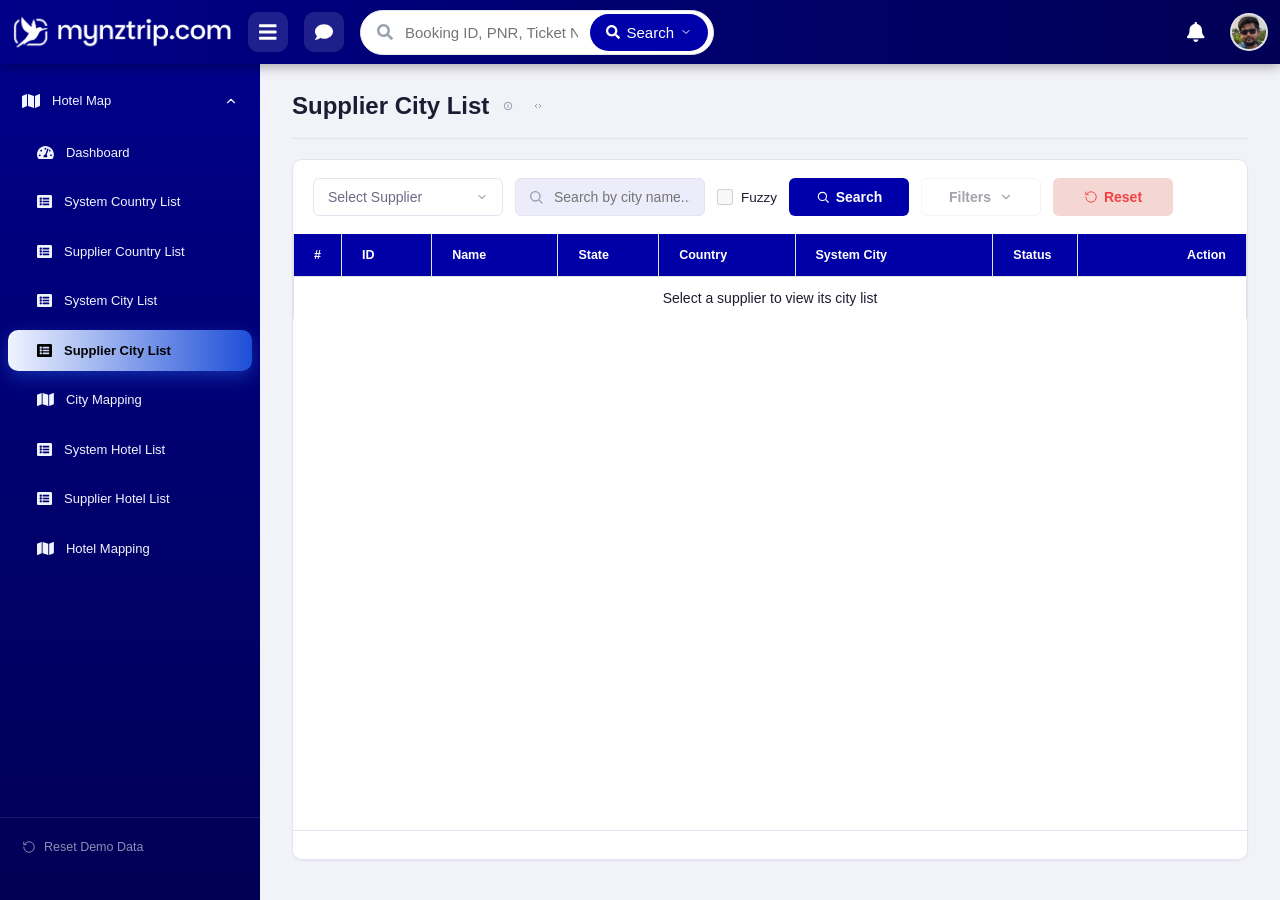
<file: city-supplier.html>
<!doctype html>
<html lang="en">
<head>
<meta charset="UTF-8" />
<meta name="viewport" content="width=device-width, initial-scale=1.0" />
<title>Supplier City List – Hotel Map | mynztrip.com</title>
<link rel="stylesheet" href="css/styles.css" />
</head>
<body>
<div class="app-shell">

  <!-- Top bar -->
  <header class="topbar">
    <div class="topbar-brand">
      <img class="admin-logo" src="assets/logo/mynztrip_logo_white.png" alt="mynztrip.com" width="220" height="34" />
    </div>

    <button class="icon-btn" aria-label="Menu">
      <svg width="17.5" height="20" viewBox="0 0 448 512" fill="currentColor"><path d="M16 132h416c8.837 0 16-7.163 16-16V76c0-8.837-7.163-16-16-16H16C7.163 60 0 67.163 0 76v40c0 8.837 7.163 16 16 16zm0 160h416c8.837 0 16-7.163 16-16v-40c0-8.837-7.163-16-16-16H16c-8.837 0-16 7.163-16 16v40c0 8.837 7.163 16 16 16zm0 160h416c8.837 0 16-7.163 16-16v-40c0-8.837-7.163-16-16-16H16c-8.837 0-16 7.163-16 16v40c0 8.837 7.163 16 16 16z"/></svg>
    </button>

    <button class="icon-btn accent-red" aria-label="Messages">
      <svg width="18" height="18" viewBox="0 0 512 512" fill="#fff"><path d="M256 32C114.6 32 0 125.1 0 240c0 49.6 21.4 95 57 130.7C44.5 421.1 2.7 466 2.2 466.5c-2.2 2.3-2.8 5.7-1.5 8.7S4.8 480 8 480c66.3 0 116-31.8 140.6-51.4 32.7 12.3 69 19.4 107.4 19.4 141.4 0 256-93.1 256-208S397.4 32 256 32z"/></svg>
    </button>

    <div class="topbar-search">
      <svg width="16" height="16" viewBox="0 0 512 512" fill="currentColor"><path d="M505 442.7L405.3 343c-4.5-4.5-10.6-7-17-7H372c27.6-35.3 44-79.7 44-128C416 93.1 322.9 0 208 0S0 93.1 0 208s93.1 208 208 208c48.3 0 92.7-16.4 128-44v16.3c0 6.4 2.5 12.5 7 17l99.7 99.7c9.4 9.4 24.6 9.4 33.9 0l28.3-28.3c9.4-9.4 9.4-24.6.1-34zM208 336c-70.7 0-128-57.2-128-128 0-70.7 57.2-128 128-128 70.7 0 128 57.2 128 128 0 70.7-57.2 128-128 128z"/></svg>
      <input type="text" placeholder="Booking ID, PNR, Ticket No..." />
      <button type="button">
        <svg width="14" height="14" viewBox="0 0 512 512" fill="#fff"><path d="M505 442.7L405.3 343c-4.5-4.5-10.6-7-17-7H372c27.6-35.3 44-79.7 44-128C416 93.1 322.9 0 208 0S0 93.1 0 208s93.1 208 208 208c48.3 0 92.7-16.4 128-44v16.3c0 6.4 2.5 12.5 7 17l99.7 99.7c9.4 9.4 24.6 9.4 33.9 0l28.3-28.3c9.4-9.4 9.4-24.6.1-34zM208 336c-70.7 0-128-57.2-128-128 0-70.7 57.2-128 128-128 70.7 0 128 57.2 128 128 0 70.7-57.2 128-128 128z"/></svg>
        Search
        <svg width="12" height="12" viewBox="0 0 24 24" fill="none"><path d="M6 9l6 6 6-6" stroke="#fff" stroke-width="2" stroke-linecap="round" stroke-linejoin="round"/></svg>
      </button>
    </div>

    <div class="topbar-right">
      <button class="icon-btn" aria-label="Notifications">
        <svg width="17.5" height="20" viewBox="0 0 448 512" fill="#fff"><path d="M224 512c35.32 0 63.97-28.65 63.97-64H160.03c0 35.35 28.65 64 63.97 64zm215.39-149.71c-19.32-20.76-55.47-51.99-55.47-154.29 0-77.7-54.48-139.9-127.94-155.16V32c0-17.67-14.32-32-31.98-32s-31.98 14.33-31.98 32v20.84C118.56 68.1 64.08 130.3 64.08 208c0 102.3-36.15 133.53-55.47 154.29-6 6.45-8.66 14.16-8.61 21.71.11 16.4 12.98 32 32.1 32h383.8c19.12 0 32-15.6 32.1-32 .05-7.55-2.61-15.27-8.61-21.71z"/></svg>
      </button>
      <img class="avatar" src="assets/profile-photo.png" alt="Your account" width="38" height="38" />
    </div>
  </header>

  <div class="app-body">

    <!-- Sidebar -->
    <aside class="sidebar">
      <!-- Hotel Map (mother menu — every page in this project lives under
           it, Dashboard included). Two levels only: this parent and its
           pages. The Country/City/Hotel accordions that used to sit
           between them are gone — they made every page three clicks deep
           and hid the one thing the menu is for, which is seeing what
           exists. -->
      <!-- Menu icons are Font Awesome Free glyphs (CC BY 4.0) — the same ones
           the live portal uses: fa-map for the parent, fa-tachometer-alt for
           Dashboard, fa-list-alt for the lists. Inlined as paths so they match
           exactly without pulling in the Font Awesome runtime. -->
      <nav class="nav-group open">
        <button class="nav-item active">
          <svg width="18" height="16" viewBox="0 0 576 512" fill="currentColor"><path d="M0 117.66v346.32c0 11.32 11.43 19.06 21.94 14.86L160 416V32L20.12 87.95A32.006 32.006 0 0 0 0 117.66zM192 416l192 64V96L192 32v384zM554.06 33.16L416 96v384l139.88-55.95A31.996 31.996 0 0 0 576 394.34V48.02c0-11.32-11.43-19.06-21.94-14.86z"/></svg>
          Hotel Map
          <svg class="chevron" width="14" height="14" viewBox="0 0 24 24" fill="none"><path d="M6 9l6 6 6-6" stroke="currentColor" stroke-width="2" stroke-linecap="round" stroke-linejoin="round"/></svg>
        </button>
        <div class="submenu">
          <a class="submenu-item" href="dashboard.html">
            <svg width="16.875" height="15" viewBox="0 0 576 512" fill="currentColor"><path d="M288 32C128.94 32 0 160.94 0 320c0 52.8 14.25 102.26 39.06 144.8 5.61 9.62 16.3 15.2 27.44 15.2h443c11.14 0 21.83-5.58 27.44-15.2C561.75 422.26 576 372.8 576 320c0-159.06-128.94-288-288-288zm0 64c14.71 0 26.58 10.13 30.32 23.65-1.11 2.26-2.64 4.23-3.45 6.67l-9.22 27.67c-5.13 3.49-10.97 6.01-17.64 6.01-17.67 0-32-14.33-32-32S270.33 96 288 96zM96 384c-17.67 0-32-14.33-32-32s14.33-32 32-32 32 14.33 32 32-14.33 32-32 32zm48-160c-17.67 0-32-14.33-32-32s14.33-32 32-32 32 14.33 32 32-14.33 32-32 32zm246.77-72.41l-61.33 184C343.13 347.33 352 364.54 352 384c0 11.72-3.38 22.55-8.88 32H232.88c-5.5-9.45-8.88-20.28-8.88-32 0-33.94 26.5-61.43 59.9-63.59l61.34-184.01c4.17-12.56 17.73-19.45 30.36-15.17 12.57 4.19 19.35 17.79 15.17 30.36zm14.66 57.2l15.52-46.55c3.47-1.29 7.13-2.23 11.05-2.23 17.67 0 32 14.33 32 32s-14.33 32-32 32c-11.38-.01-20.89-6.28-26.57-15.22zM480 384c-17.67 0-32-14.33-32-32s14.33-32 32-32 32 14.33 32 32-14.33 32-32 32z"/></svg>
            Dashboard
          </a>
          <a class="submenu-item" href="country-system.html">
            <svg width="15" height="15" viewBox="0 0 512 512" fill="currentColor"><path d="M464 480H48c-26.51 0-48-21.49-48-48V80c0-26.51 21.49-48 48-48h416c26.51 0 48 21.49 48 48v352c0 26.51-21.49 48-48 48zM128 120c-22.091 0-40 17.909-40 40s17.909 40 40 40 40-17.909 40-40-17.909-40-40-40zm0 96c-22.091 0-40 17.909-40 40s17.909 40 40 40 40-17.909 40-40-17.909-40-40-40zm0 96c-22.091 0-40 17.909-40 40s17.909 40 40 40 40-17.909 40-40-17.909-40-40-40zm288-136v-32c0-6.627-5.373-12-12-12H204c-6.627 0-12 5.373-12 12v32c0 6.627 5.373 12 12 12h200c6.627 0 12-5.373 12-12zm0 96v-32c0-6.627-5.373-12-12-12H204c-6.627 0-12 5.373-12 12v32c0 6.627 5.373 12 12 12h200c6.627 0 12-5.373 12-12zm0 96v-32c0-6.627-5.373-12-12-12H204c-6.627 0-12 5.373-12 12v32c0 6.627 5.373 12 12 12h200c6.627 0 12-5.373 12-12z"/></svg>
            System Country List
          </a>
          <a class="submenu-item" href="country-supplier.html">
            <svg width="15" height="15" viewBox="0 0 512 512" fill="currentColor"><path d="M464 480H48c-26.51 0-48-21.49-48-48V80c0-26.51 21.49-48 48-48h416c26.51 0 48 21.49 48 48v352c0 26.51-21.49 48-48 48zM128 120c-22.091 0-40 17.909-40 40s17.909 40 40 40 40-17.909 40-40-17.909-40-40-40zm0 96c-22.091 0-40 17.909-40 40s17.909 40 40 40 40-17.909 40-40-17.909-40-40-40zm0 96c-22.091 0-40 17.909-40 40s17.909 40 40 40 40-17.909 40-40-17.909-40-40-40zm288-136v-32c0-6.627-5.373-12-12-12H204c-6.627 0-12 5.373-12 12v32c0 6.627 5.373 12 12 12h200c6.627 0 12-5.373 12-12zm0 96v-32c0-6.627-5.373-12-12-12H204c-6.627 0-12 5.373-12 12v32c0 6.627 5.373 12 12 12h200c6.627 0 12-5.373 12-12zm0 96v-32c0-6.627-5.373-12-12-12H204c-6.627 0-12 5.373-12 12v32c0 6.627 5.373 12 12 12h200c6.627 0 12-5.373 12-12z"/></svg>
            Supplier Country List
          </a>
          <a class="submenu-item" href="city-system.html">
            <svg width="15" height="15" viewBox="0 0 512 512" fill="currentColor"><path d="M464 480H48c-26.51 0-48-21.49-48-48V80c0-26.51 21.49-48 48-48h416c26.51 0 48 21.49 48 48v352c0 26.51-21.49 48-48 48zM128 120c-22.091 0-40 17.909-40 40s17.909 40 40 40 40-17.909 40-40-17.909-40-40-40zm0 96c-22.091 0-40 17.909-40 40s17.909 40 40 40 40-17.909 40-40-17.909-40-40-40zm0 96c-22.091 0-40 17.909-40 40s17.909 40 40 40 40-17.909 40-40-17.909-40-40-40zm288-136v-32c0-6.627-5.373-12-12-12H204c-6.627 0-12 5.373-12 12v32c0 6.627 5.373 12 12 12h200c6.627 0 12-5.373 12-12zm0 96v-32c0-6.627-5.373-12-12-12H204c-6.627 0-12 5.373-12 12v32c0 6.627 5.373 12 12 12h200c6.627 0 12-5.373 12-12zm0 96v-32c0-6.627-5.373-12-12-12H204c-6.627 0-12 5.373-12 12v32c0 6.627 5.373 12 12 12h200c6.627 0 12-5.373 12-12z"/></svg>
            System City List
          </a>
          <a class="submenu-item active" href="city-supplier.html">
            <svg width="15" height="15" viewBox="0 0 512 512" fill="currentColor"><path d="M464 480H48c-26.51 0-48-21.49-48-48V80c0-26.51 21.49-48 48-48h416c26.51 0 48 21.49 48 48v352c0 26.51-21.49 48-48 48zM128 120c-22.091 0-40 17.909-40 40s17.909 40 40 40 40-17.909 40-40-17.909-40-40-40zm0 96c-22.091 0-40 17.909-40 40s17.909 40 40 40 40-17.909 40-40-17.909-40-40-40zm0 96c-22.091 0-40 17.909-40 40s17.909 40 40 40 40-17.909 40-40-17.909-40-40-40zm288-136v-32c0-6.627-5.373-12-12-12H204c-6.627 0-12 5.373-12 12v32c0 6.627 5.373 12 12 12h200c6.627 0 12-5.373 12-12zm0 96v-32c0-6.627-5.373-12-12-12H204c-6.627 0-12 5.373-12 12v32c0 6.627 5.373 12 12 12h200c6.627 0 12-5.373 12-12zm0 96v-32c0-6.627-5.373-12-12-12H204c-6.627 0-12 5.373-12 12v32c0 6.627 5.373 12 12 12h200c6.627 0 12-5.373 12-12z"/></svg>
            Supplier City List
          </a>
          <!-- The two mapping screens carry the Map icon used for every
               mapping action in this project, not the list icon: they are
               where relationships are made, not another list to read. -->
          <a class="submenu-item" href="city-mapping.html">
            <svg width="16.875" height="15" viewBox="0 0 576 512" fill="currentColor"><path d="M0 117.66v346.32c0 11.32 11.43 19.06 21.94 14.86L160 416V32L20.12 87.95A32.006 32.006 0 0 0 0 117.66zM192 416l192 64V96L192 32v384zM554.06 33.16L416 96v384l139.88-55.95A31.996 31.996 0 0 0 576 394.34V48.02c0-11.32-11.43-19.06-21.94-14.86z"/></svg>
            City Mapping
          </a>
          <a class="submenu-item" href="hotel-system.html">
            <svg width="15" height="15" viewBox="0 0 512 512" fill="currentColor"><path d="M464 480H48c-26.51 0-48-21.49-48-48V80c0-26.51 21.49-48 48-48h416c26.51 0 48 21.49 48 48v352c0 26.51-21.49 48-48 48zM128 120c-22.091 0-40 17.909-40 40s17.909 40 40 40 40-17.909 40-40-17.909-40-40-40zm0 96c-22.091 0-40 17.909-40 40s17.909 40 40 40 40-17.909 40-40-17.909-40-40-40zm0 96c-22.091 0-40 17.909-40 40s17.909 40 40 40 40-17.909 40-40-17.909-40-40-40zm288-136v-32c0-6.627-5.373-12-12-12H204c-6.627 0-12 5.373-12 12v32c0 6.627 5.373 12 12 12h200c6.627 0 12-5.373 12-12zm0 96v-32c0-6.627-5.373-12-12-12H204c-6.627 0-12 5.373-12 12v32c0 6.627 5.373 12 12 12h200c6.627 0 12-5.373 12-12zm0 96v-32c0-6.627-5.373-12-12-12H204c-6.627 0-12 5.373-12 12v32c0 6.627 5.373 12 12 12h200c6.627 0 12-5.373 12-12z"/></svg>
            System Hotel List
          </a>
          <a class="submenu-item" href="hotel-supplier.html">
            <svg width="15" height="15" viewBox="0 0 512 512" fill="currentColor"><path d="M464 480H48c-26.51 0-48-21.49-48-48V80c0-26.51 21.49-48 48-48h416c26.51 0 48 21.49 48 48v352c0 26.51-21.49 48-48 48zM128 120c-22.091 0-40 17.909-40 40s17.909 40 40 40 40-17.909 40-40-17.909-40-40-40zm0 96c-22.091 0-40 17.909-40 40s17.909 40 40 40 40-17.909 40-40-17.909-40-40-40zm0 96c-22.091 0-40 17.909-40 40s17.909 40 40 40 40-17.909 40-40-17.909-40-40-40zm288-136v-32c0-6.627-5.373-12-12-12H204c-6.627 0-12 5.373-12 12v32c0 6.627 5.373 12 12 12h200c6.627 0 12-5.373 12-12zm0 96v-32c0-6.627-5.373-12-12-12H204c-6.627 0-12 5.373-12 12v32c0 6.627 5.373 12 12 12h200c6.627 0 12-5.373 12-12zm0 96v-32c0-6.627-5.373-12-12-12H204c-6.627 0-12 5.373-12 12v32c0 6.627 5.373 12 12 12h200c6.627 0 12-5.373 12-12z"/></svg>
            Supplier Hotel List
          </a>
          <a class="submenu-item" href="hotel-mapping.html">
            <svg width="16.875" height="15" viewBox="0 0 576 512" fill="currentColor"><path d="M0 117.66v346.32c0 11.32 11.43 19.06 21.94 14.86L160 416V32L20.12 87.95A32.006 32.006 0 0 0 0 117.66zM192 416l192 64V96L192 32v384zM554.06 33.16L416 96v384l139.88-55.95A31.996 31.996 0 0 0 576 394.34V48.02c0-11.32-11.43-19.06-21.94-14.86z"/></svg>
            Hotel Mapping
          </a>
        </div>
      </nav>

      <div class="sidebar-footer">
        <button class="reset-demo-btn" id="resetDemoDataBtn">
          <svg width="14" height="14" viewBox="0 0 24 24" fill="none"><path d="M3 12a9 9 0 109-9 9 9 0 00-7 3.3" stroke="currentColor" stroke-width="1.6" stroke-linecap="round"/><path d="M3 3.5V8h4.5" stroke="currentColor" stroke-width="1.6" stroke-linecap="round" stroke-linejoin="round"/></svg>
          Reset Demo Data
        </button>
      </div>
    </aside>

    <!-- Main content -->
    <main class="main-content">
      <div class="page-header">
        <div class="page-title-row">
          <h1 class="page-title">Supplier City List</h1>
          <button class="info-icon-btn" data-info-target="#supplierCityInfo" data-info-title="Supplier City List" aria-label="About this page">
            <svg width="16" height="16" viewBox="0 0 24 24" fill="none"><circle cx="12" cy="12" r="9" stroke="currentColor" stroke-width="1.6"/><path d="M12 11v5" stroke="currentColor" stroke-width="1.6" stroke-linecap="round"/><circle cx="12" cy="8" r="1" fill="currentColor"/></svg>
          </button>
          <button class="info-icon-btn" data-info-target="#supplierCityDevNotes" data-info-title="Developer Notes — Supplier City List" aria-label="Developer notes for this page">
            <svg width="16" height="16" viewBox="0 0 24 24" fill="none"><path d="M9 8l-4 4 4 4M15 8l4 4-4 4" stroke="currentColor" stroke-width="1.6" stroke-linecap="round" stroke-linejoin="round"/></svg>
          </button>
        </div>
      </div>
      <hr class="page-divider" />

      <template id="supplierCityInfo">
        <p>This page maps each <strong>supplier's own city list</strong> to the system's master city list, so bookings from different suppliers can be matched to the same city record. A supplier city can be mapped to <strong>several system cities at once</strong>, and the System City column lists every one of them. Pick a <strong>Supplier</strong> first — nothing else on this page works until one is chosen.</p>
        <ul>
          <li><strong>#</strong> — the row's position in the whole result, not just the page on screen, so row 11 is still 11 on page 2. It renumbers when a search changes what the list holds.</li>
          <li>The list is fetched, so it shows placeholder rows for a moment whenever it is queried — picking a supplier, <strong>Search</strong>, <strong>Reset</strong>, and changing page or rows per page. Flipping a status updates the row in place without re-fetching.</li>
          <li><strong>ID</strong> — this supplier's own identifier for the city, not editable.</li>
          <li><strong>Map</strong> — go to City Mapping with this supplier city already pre-selected, ready to pin a system city and save. Unmapping happens there too, against the city pinned at the time: a supplier city can be mapped to several system cities, so removing a mapping means naming which one.</li>
          <li><strong>Hotels</strong> — jump to this supplier's own Hotel List filtered to this supplier city, showing every hotel it carries.</li>
          <li><strong>History</strong> — view every mapping made, changed, or removed, by whom and when.</li>
          <li><strong>Active/Inactive toggle</strong> — controls whether this supplier city is available for booking. Changes immediately, no confirmation needed, and is logged to History.</li>
          <li>Type a name and tick <strong>Fuzzy</strong> to match it loosely (forgiving of typos or skipped letters) instead of requiring an exact substring.</li>
          <li>Nothing you type or pick filters the list right away — click <strong>Search</strong> (or press Enter in a search box) to apply it. Click <strong>Filters</strong> to reveal the rest, in three groups. <strong>Supplier</strong> — Supplier ID, Supplier Country, Supplier State: this row’s own identifier and location. <strong>System</strong> — System City ID, System Country, System State, System City: the system city this row is mapped to, matching if <em>any</em> of them does, since a row can be mapped to several. <strong>Other</strong> — Map/Unmap and Status. Every country option reads <strong>Name - ID</strong>, and the ID is the one that side actually keys the country by: the system’s own code under <strong>System</strong> (<em>United States - US</em>), this supplier’s own country ID under <strong>Supplier</strong> (<em>United States - AG-US-001</em>) — which is also why a supplier’s own name for a country shows there, not the system’s. Each location group loads in sequence, Country then State then City: the next picker stays greyed out until the one before it has been answered, because it is built from that answer. There's no separate Supplier City filter — since every row here already <em>is</em> a city, the Name search above (with Fuzzy) is how you narrow by city name. While collapsed, anything you've set shows as a removable chip — click a chip's × to clear just that one filter (still without touching the list until you search again). <strong>Reset</strong> clears every filter and shows the full list immediately, no Search needed — but it leaves the <strong>Supplier</strong> itself selected, since that is the one thing you would otherwise have to pick again from scratch (to clear it, choose the blank option in that dropdown). Switching to a different supplier keeps your <strong>Name</strong> search and the whole <strong>System</strong> group standing; only the supplier-side fields are cleared — an ID, country or state belonging to the supplier you just left means nothing under the new one.</li>
        </ul>
      </template>

      <template id="supplierCityDevNotes">
        <p>This maps each supplier's own city list to the system's master city list. The relationship is <strong>many-to-many</strong>: a supplier city can be mapped to several system cities at once, and a system city can have many supplier cities mapped to it. Nothing on this page works until a <strong>Supplier</strong> is picked — every row/filter/action below is scoped to that one supplier's own array.</p>
        <ul>
          <li><strong>The list is a query, and looks like one.</strong> Fetching it shows the placeholder table — the header stays put and the body fills with placeholder rows, the same loading state every list screen uses. Only the body is replaced: the columns never change, so redrawing the header would flicker the one part of the table that is genuinely ready. The pagination footer is emptied for the same reason — page numbers describing rows that aren't on screen are a lie — and comes back with the rows. It runs on <strong>picking a supplier, Search, Reset and any page or rows-per-page change</strong>, each a real query in a deployed system. A status flip does <em>not</em>: that row is already on screen and only its own value changed. With no supplier picked nothing is being fetched at all, so that state answers immediately rather than sitting behind a wait.</li>
          <li><strong>#</strong> — the row's position in the whole result set, not within the page, so row 11 reads 11 on page 2. It is a position, not an identity: the ID is what identifies a row, and the number changes the moment a search narrows the list.</li>
          <li><strong>ID</strong> — this supplier's own generated identifier (e.g. "AG-US-001"), permanent, never editable. Not the same value as that country's own id in the Supplier Country List, even though the two can look similar by coincidence of format.</li>
          <li><strong>Map</strong> — opens City Mapping with this supplier already selected on the tab strip and this city pre-selected. There is deliberately <strong>no row-level Unmap here</strong>: a row can hold several mappings, so "unmap" is meaningless without naming which system city it targets — that belongs on the mapping screen, against the pinned city. Every map/unmap logs to <strong>two</strong> records in the same action: this supplier city's own history and that one system city's own.</li>
          <li><strong>Hotels</strong> — opens this supplier's own Hotel List scoped to this row's own city, so it works whether or not the row is mapped to anything.</li>
          <li><strong>History</strong> — every entry has an <strong>operation name</strong>, a <strong>description</strong> in that operation's fixed pattern, and <strong>who + when</strong>, logged the instant the change happens, newest first.
            <p><strong>Written by this screen:</strong></p>
            <ul>
              <li><strong>Status Change</strong> — the Active/Inactive toggle. Description: <em>Status: {Active|Inactive} -&gt; {Active|Inactive}</em></li>
            </ul>
            <p><strong>Written on this row's own record by City Mapping</strong> (in the same action as the matching Map/Unmap entry on that system city's own record):</p>
            <ul>
              <li><strong>Map</strong> — this city became linked to a system city. Description: <em>{system city name}, {state}, {country code} (ID: {system city's identifier})</em></li>
              <li><strong>Unmap</strong> — that link was removed. Description: <em>{system city name}, {state}, {country code} (ID: {system city's identifier}) -&gt; Not mapped</em></li>
            </ul>
          </li>
          <li><strong>Active/Inactive toggle</strong> — applies immediately, no confirmation, logged to History as a Status Change.</li>
          <li><strong>Filters</strong> — nothing in the toolbar re-queries the list on its own; every field only updates the pending state and the live Filters count pill / chip summary (visible once the panel is collapsed). The list itself only re-queries on <strong>Search</strong> (or Enter in the Name/ID search box) or <strong>Reset</strong> — same "wait for Search" convention as the System Hotel List. The panel is <strong>three labelled groups</strong> rather than one flat grid of eight controls: this page filters two different subjects that share field names, so a bare “Country” left the reader working out which side it belonged to. <strong>Supplier</strong> (Supplier ID / Country / State), <strong>System</strong> (System City ID / Country / State / City) and <strong>Other</strong> (Map/Unmap, Status). Each group keeps the same fixed field widths the flat panel used, so no control changed size; the panel is now a column of groups rather than one grid. <strong>System City ID</strong> matches the displayed identifier of <em>any</em> system city the row is mapped to, the same any-of rule the other System filters use. Two independent cascades live in the panel: <strong>Supplier</strong> Country → State (over this row's own country and state — no City here, since the row's name <em>is</em> the city and is already covered by the Name search box) and <strong>System</strong> Country → State → City (over the resolved mapped system city's own location) — picking a Supplier location filter never narrows the System location options or vice versa. Both are now a <strong>sequence, not just a dependency</strong>: State is disabled until its own Country is picked and System City until System Country is (State stays optional there — plenty of countries have none), and dropping a Country clears what came after it. Before, a State could be picked with no Country behind it, which read as a filter over nothing in particular. <strong>Picking a Supplier</strong> (the top-level selector) and <strong>Reset</strong> are the only 2 actions that bypass the wait-for-Search gate and re-render immediately, since the page is non-functional without a supplier and "start over" should show results right away. <strong>What each of them keeps is deliberate and they are not the same:</strong> switching supplier clears only the supplier-side fields (ID, Country, State) and keeps the Name search and the whole System group — carrying one system city across suppliers is the reason to switch, and re-picking Country/State/City each time was the tax on doing it; anything the new supplier has no rows for drops out on its own, since every option builder re-validates its own selection. <strong>Reset</strong> is the opposite: it clears every filter but leaves the Supplier dropdown alone, matching the Supplier Country List. It used to clear the supplier too, which is why it wiped the whole panel.</li>
        </ul>
        <p><strong>Everywhere:</strong> key every relationship by permanent id, never by an editable name, and resolve a mapped system city's country/state live (via its own record) rather than trusting a stale snapshot.</p>
      </template>

      <section class="content-card">
        <div class="card-toolbar">
          <div class="toolbar-controls">
            <select class="filter-select" id="supplierFilter">
              <option value="">Select Supplier</option>
            </select>
            <div class="toolbar-search">
              <svg width="16" height="16" viewBox="0 0 24 24" fill="none"><circle cx="11" cy="11" r="7" stroke="currentColor" stroke-width="2"/><path d="M21 21l-4.35-4.35" stroke="currentColor" stroke-width="2" stroke-linecap="round"/></svg>
              <input type="text" id="citySearch" placeholder="Search by city name..." disabled />
            </div>
            <label class="toggle-row" for="citySupplierFuzzyToggle" style="margin-bottom:0;">
              <input type="checkbox" id="citySupplierFuzzyToggle" disabled />
              Fuzzy
            </label>
            <button class="btn btn-primary" id="citySupplierSearchBtn" disabled>
              <svg width="14" height="14" viewBox="0 0 24 24" fill="none"><circle cx="11" cy="11" r="7" stroke="#fff" stroke-width="2"/><path d="M21 21l-4.35-4.35" stroke="#fff" stroke-width="2" stroke-linecap="round"/></svg>
              Search
            </button>
            <button type="button" class="filters-toggle-btn" id="citySupplierFiltersToggleBtn" aria-expanded="false" aria-controls="citySupplierFiltersPanel" disabled>
              Filters
              <span class="pill info" id="citySupplierActiveFilterCount" style="display:none;">0</span>
              <svg class="chevron" width="14" height="14" viewBox="0 0 24 24" fill="none"><path d="M6 9l6 6 6-6" stroke="currentColor" stroke-width="2" stroke-linecap="round" stroke-linejoin="round"/></svg>
            </button>
            <button class="btn btn-danger" id="resetSupplierCityFilterBtn">
              <svg width="14" height="14" viewBox="0 0 24 24" fill="none"><path d="M3 12a9 9 0 109-9 9 9 0 00-7 3.3" stroke="currentColor" stroke-width="1.6" stroke-linecap="round"/><path d="M3 3.5V8h4.5" stroke="currentColor" stroke-width="1.6" stroke-linecap="round" stroke-linejoin="round"/></svg>
              Reset
            </button>
          </div>

          <!-- Shown only while the panel below is collapsed and at least one of
               its fields is active — see updateFiltersSummary(). -->
          <div class="filters-summary" id="citySupplierFiltersSummary" style="display:none;"></div>

          <!-- Collapsed by default. Three groups, because this page filters
               two different things that share field names: a row's own
               supplier-side location, and the location of the system city it
               is mapped to. A flat grid of eight controls made "Country"
               ambiguous at a glance and left the reader matching each label
               to a side. The caption says it once per group instead. -->
          <div class="filters-panel filters-panel--grouped" id="citySupplierFiltersPanel" style="display:none;">
            <div class="filter-group">
              <p class="filter-group-title">Supplier</p>
              <div class="filter-group-fields">
                <div class="filter-field">
                  <label for="citySupplierIdSearch">Supplier ID</label>
                  <div class="toolbar-search">
                    <svg width="16" height="16" viewBox="0 0 24 24" fill="none"><circle cx="11" cy="11" r="7" stroke="currentColor" stroke-width="2"/><path d="M21 21l-4.35-4.35" stroke="currentColor" stroke-width="2" stroke-linecap="round"/></svg>
                    <input type="text" id="citySupplierIdSearch" placeholder="Search by ID..." />
                  </div>
                </div>
                <div class="filter-field">
                  <label for="countryFilter">Supplier Country</label>
                  <select class="filter-select" id="countryFilter">
                    <option value="">All Countries</option>
                  </select>
                </div>
                <!-- Country -> State, and the State picker stays disabled
                     until a country names it: the same load sequence the
                     System group below follows. -->
                <div class="filter-field">
                  <label for="supplierStateFilter">Supplier State</label>
                  <select class="filter-select" id="supplierStateFilter" disabled>
                    <option value="">All States</option>
                  </select>
                </div>
              </div>
            </div>
            <div class="filter-group">
              <p class="filter-group-title">System</p>
              <div class="filter-group-fields">
                <div class="filter-field">
                  <label for="sysCityIdSearch">System City ID</label>
                  <div class="toolbar-search">
                    <svg width="16" height="16" viewBox="0 0 24 24" fill="none"><circle cx="11" cy="11" r="7" stroke="currentColor" stroke-width="2"/><path d="M21 21l-4.35-4.35" stroke="currentColor" stroke-width="2" stroke-linecap="round"/></svg>
                    <input type="text" id="sysCityIdSearch" placeholder="Search by system city ID..." />
                  </div>
                </div>
                <!-- Country -> State -> City, in that order and in that
                     sequence: each one loads from the one before it and
                     stays disabled until it has something to load. -->
                <div class="filter-field">
                  <label for="sysCountryFilter">System Country</label>
                  <select class="filter-select" id="sysCountryFilter">
                    <option value="">All System Countries</option>
                  </select>
                </div>
                <div class="filter-field">
                  <label for="sysStateFilter">System State</label>
                  <select class="filter-select" id="sysStateFilter" disabled>
                    <option value="">All System States</option>
                  </select>
                </div>
                <div class="filter-field">
                  <label for="systemCityFilter">System City</label>
                  <select class="filter-select" id="systemCityFilter" disabled>
                    <option value="">All System Cities</option>
                  </select>
                </div>
              </div>
            </div>
            <div class="filter-group">
              <p class="filter-group-title">Other</p>
              <div class="filter-group-fields">
                <div class="filter-field">
                  <label for="mappedFilter">Map / Unmap</label>
                  <select class="filter-select" id="mappedFilter">
                    <option value="all">All</option>
                    <option value="mapped">Mapped</option>
                    <option value="unmapped">Unmapped</option>
                  </select>
                </div>
                <div class="filter-field">
                  <label for="statusFilter">Active / Inactive</label>
                  <select class="filter-select" id="statusFilter">
                    <option value="all">All</option>
                    <option value="active">Active</option>
                    <option value="inactive">Inactive</option>
                  </select>
                </div>
              </div>
            </div>
          </div>
        </div>

        <div class="table-wrap">
          <table class="data-table" id="supplierCityTable">
            <thead>
              <tr>
                <th class="table-num">#</th>
                <th style="width:10%">ID</th>
                <th style="width:14%">Name</th>
                <th style="width:11%">State</th>
                <th style="width:15%">Country</th>
                <th style="width:22%">System City</th>
                <th style="width:9%">Status</th>
                <th class="table-action" style="width:19%">Action</th>
              </tr>
            </thead>
            <tbody>
              <tr>
                <td colspan="8" class="empty-state">Select a supplier to view its city list</td>
              </tr>
            </tbody>
          </table>
        </div>

        <div class="table-footer pagination-bar" id="paginationBar"></div>
      </section>
    </main>
  </div>
</div>

<!-- Mapping History Modal (card design) -->
<div class="modal-overlay" id="historyModal">
  <div class="modal">
    <div class="modal-header">
      <h3>Mapping History <span id="historyCityName" style="color:var(--text-muted); font-weight:600;"></span></h3>
      <button class="modal-close" data-modal-close aria-label="Close">
        <svg width="16" height="16" viewBox="0 0 24 24" fill="none"><path d="M6 6l12 12M18 6L6 18" stroke="currentColor" stroke-width="2" stroke-linecap="round"/></svg>
      </button>
    </div>
    <div class="modal-body">
      <div class="history-list" id="historyList"></div>
    </div>
  </div>
</div>

<!-- Confirm Dialog: intentional exception to the sliding-drawer modal
     convention — this is a real centered popup (fade + scale in place),
     since a confirm/warning prompt reads better centered than as a drawer.
     Mirrors the same #confirmModal pattern used in city-mapping.html. -->
<div class="modal-overlay popup-overlay" id="confirmModal">
  <div class="popup-box">
    <div class="modal-header">
      <h3>Please Confirm</h3>
      <button class="modal-close" data-modal-close aria-label="Close">
        <svg width="16" height="16" viewBox="0 0 24 24" fill="none"><path d="M6 6l12 12M18 6L6 18" stroke="currentColor" stroke-width="2" stroke-linecap="round"/></svg>
      </button>
    </div>
    <div class="modal-body">
      <div id="confirmMessage"></div>
    </div>
    <div class="modal-footer">
      <button class="btn btn-secondary" data-modal-close>Cancel</button>
      <button class="btn btn-primary" id="confirmActionBtn">Continue</button>
    </div>
  </div>
</div>

<script src="js/app.js"></script>
<script src="js/data.js"></script>
<script>
  const tbody = document.querySelector("#supplierCityTable tbody");
  const paginationBar = document.getElementById("paginationBar");
  const supplierFilter = document.getElementById("supplierFilter");
  supplierFilter.insertAdjacentHTML(
    "beforeend",
    Object.keys(SUPPLIER_LABELS)
      .map((key) => `<option value="${key}">${SUPPLIER_LABELS[key]}</option>`)
      .join("")
  );
  const countryFilter = document.getElementById("countryFilter");
  const supplierStateFilter = document.getElementById("supplierStateFilter");
  const sysCountryFilter = document.getElementById("sysCountryFilter");
  const sysStateFilter = document.getElementById("sysStateFilter");
  const systemCityFilter = document.getElementById("systemCityFilter");
  const mappedFilter = document.getElementById("mappedFilter");
  const statusFilter = document.getElementById("statusFilter");
  const citySearch = document.getElementById("citySearch");
  const citySupplierFuzzyToggle = document.getElementById("citySupplierFuzzyToggle");
  const citySupplierSearchBtn = document.getElementById("citySupplierSearchBtn");
  const citySupplierIdSearch = document.getElementById("citySupplierIdSearch");
  const sysCityIdSearch = document.getElementById("sysCityIdSearch");

  let state = {
    page: 1,
    pageSize: 10,
    supplier: "",
    query: "",
    fuzzy: false,
    idQuery: "",
    sysCityIdQuery: "",
    supplierCountry: "",
    supplierState: "",
    sysCountry: "",
    sysState: "",
    sysCity: "",
    mapped: "all",
    status: "all",
  };

  function currentRows() {
    return supplierCities[state.supplier] || [];
  }

  // Subsequence match: every character of the query must appear in the name
  // in order, not necessarily contiguous — same convention as
  // hotel-system.html's own Fuzzy search.
  function fuzzyMatches(name, query) {
    let i = 0;
    for (let j = 0; j < name.length && i < query.length; j++) {
      if (name[j] === query[i]) i++;
    }
    return i === query.length;
  }

  // Every system city a supplier city row is mapped to — an array, since a
  // supplier city can belong to several system cities at once. The single
  // source every System Country/State/City filter (and the System City
  // column itself) reads from; an unmapped row gives an empty array.
  function resolveSystemCities(row) {
    return (row.systemCityIds || []).map((id) => SYSTEM_CITIES.find((c) => c.id === id)).filter(Boolean);
  }

  // Supplier State is a cascading facet over the current supplier's own
  // rows (Country -> State), same pattern hotel-system.html's
  // updateCityFilterOptions() uses. There's no equivalent City filter here —
  // each row already *is* a city, so the Name search box above (with
  // Fuzzy) is how you narrow by city name.
  function updateSupplierStateOptions() {
    let rows = currentRows();
    if (state.supplierCountry) rows = rows.filter((r) => r.countryCode === state.supplierCountry);
    const states = [...new Set(rows.map((r) => r.state).filter(Boolean))].sort();
    const current = state.supplierState;
    supplierStateFilter.innerHTML = `<option value="">All States</option>` + states.map((s) => `<option value="${s}">${s}</option>`).join("");
    // Disabled until a country names it — the sequence is the point, not
    // just the option list: a state picked with no country behind it is a
    // filter over nothing in particular.
    supplierStateFilter.disabled = !state.supplierCountry || states.length === 0;
    if (!state.supplierCountry) state.supplierState = "";
    if (states.includes(current)) {
      supplierStateFilter.value = current;
    } else {
      state.supplierState = "";
    }
  }

  // System Country/State/City is a second, independent cascading facet —
  // over the mapped system city each row resolves to, not the row's own
  // supplier-side location. Deliberately not narrowed by the Supplier
  // Country/State/City selections above (or vice versa): the two location
  // facets are orthogonal, same as hotel-system.html's Country/State/City
  // never narrows Star Rating's own options.
  function updateSysCountryOptions() {
    const rows = currentRows();
    const countryNames = [
      ...new Set(
        rows
          .flatMap(resolveSystemCities)
          .filter(Boolean)
          .map((c) => getSystemCountryName(c.country.code) || c.country.name)
      ),
    ].sort();
    const current = state.sysCountry;
    sysCountryFilter.innerHTML =
      `<option value="">All System Countries</option>` +
      countryNames.map((n) => `<option value="${n}">${systemCountryOptionLabel(n)}</option>`).join("");
    if (countryNames.includes(current)) {
      sysCountryFilter.value = current;
    } else {
      state.sysCountry = "";
    }
  }

  function updateSysStateOptions() {
    let cities = currentRows().flatMap(resolveSystemCities);
    if (state.sysCountry) cities = cities.filter((c) => (getSystemCountryName(c.country.code) || c.country.name) === state.sysCountry);
    const states = [...new Set(cities.map((c) => c.state).filter(Boolean))].sort();
    const current = state.sysState;
    sysStateFilter.innerHTML = `<option value="">All System States</option>` + states.map((s) => `<option value="${s}">${s}</option>`).join("");
    sysStateFilter.disabled = !state.sysCountry || states.length === 0;
    if (!state.sysCountry) state.sysState = "";
    if (states.includes(current)) {
      sysStateFilter.value = current;
    } else {
      state.sysState = "";
    }
  }

  // System City's own options are scoped to whatever this supplier has
  // mapped, narrowed further by System Country/State (not Supplier
  // Country/State — those are the other, independent facet) — never the
  // full master city list.
  function updateSystemCityFilterOptions() {
    let cities = currentRows().flatMap(resolveSystemCities);
    if (state.sysCountry) cities = cities.filter((c) => (getSystemCountryName(c.country.code) || c.country.name) === state.sysCountry);
    if (state.sysState) cities = cities.filter((c) => c.state === state.sysState);
    const uniqueCities = [...new Map(cities.map((c) => [c.id, c])).values()].sort((a, b) => a.name.localeCompare(b.name));
    const current = state.sysCity;
    systemCityFilter.innerHTML =
      `<option value="">All System Cities</option>` + uniqueCities.map((c) => `<option value="${c.id}">${c.name}${c.state ? ` - ${c.state}` : ""}</option>`).join("");
    // Third in the sequence, so it waits on the first: a country, with the
    // state optional, since plenty of countries have no state to pick.
    systemCityFilter.disabled = !state.sysCountry;
    if (state.sysCountry && uniqueCities.some((c) => String(c.id) === current)) {
      systemCityFilter.value = current;
    } else {
      state.sysCity = "";
    }
  }

  function getFiltered() {
    if (!state.supplier) return [];
    let rows = currentRows();
    const q = state.query.trim().toLowerCase();
    if (q) rows = rows.filter((r) => (state.fuzzy ? fuzzyMatches(r.name.toLowerCase(), q) : r.name.toLowerCase().includes(q)));
    const idQ = state.idQuery.trim().toLowerCase();
    if (idQ) rows = rows.filter((r) => r.id.toLowerCase().includes(idQ));
    // Matches the display ID of any system city this row is mapped to —
    // "any", because a supplier city can be mapped to several at once, the
    // same rule the System Country/State/City filters below follow.
    const sysIdQ = state.sysCityIdQuery.trim().toLowerCase();
    if (sysIdQ) rows = rows.filter((r) => resolveSystemCities(r).some((c) => getSystemCityDisplayId(c.id).toLowerCase().includes(sysIdQ)));
    if (state.supplierCountry) rows = rows.filter((r) => r.countryCode === state.supplierCountry);
    if (state.supplierState) rows = rows.filter((r) => r.state === state.supplierState);
    if (state.sysCountry) rows = rows.filter((r) => resolveSystemCities(r).some((c) => (getSystemCountryName(c.country.code) || c.country.name) === state.sysCountry));
    if (state.sysState) rows = rows.filter((r) => resolveSystemCities(r).some((c) => c.state === state.sysState));
    if (state.sysCity) rows = rows.filter((r) => (r.systemCityIds || []).some((id) => String(id) === state.sysCity));
    if (state.mapped === "mapped") rows = rows.filter((r) => (r.systemCityIds || []).length > 0);
    if (state.mapped === "unmapped") rows = rows.filter((r) => !(r.systemCityIds || []).length);
    if (state.status === "active") rows = rows.filter((r) => r.active);
    if (state.status === "inactive") rows = rows.filter((r) => !r.active);
    return rows;
  }

  // Every trip through the list is a query in a real deployment — the first
  // load, a Search, a Reset, a page or page-size change — so each one shows
  // the skeleton first (see withTableLoading in js/app.js). Saving an edit
  // deliberately does NOT: the row is already on screen and only its own
  // values changed, so replacing the whole table with placeholders would be
  // describing a fetch the user didn't ask for.
  //
  // Only the body is skeletoned. The header is already on screen and its
  // columns never change, so redrawing it would make the one part of the
  // table that is genuinely ready flicker. The pagination footer is emptied
  // for the same reason — page numbers describing rows that aren't on screen
  // are a lie — and comes back with them.
  const tableWrap = document.querySelector("#supplierCityTable").closest(".table-wrap");
  const SUPPLIER_CITY_COLUMN_COUNT = document.querySelectorAll("#supplierCityTable thead th").length;

  function render() {
    // Nothing is fetched until a supplier is picked, so this case answers
    // straight away rather than showing a skeleton for a query that will
    // never run (see cancelTableLoading in js/app.js).
    if (!state.supplier) {
      cancelTableLoading(tbody);
      tableWrap.classList.remove("skeleton");
      renderRows();
      return;
    }

    tableWrap.classList.add("skeleton");
    paginationBar.innerHTML = "";
    withTableLoading(tbody, skeletonRowsHtml(SUPPLIER_CITY_COLUMN_COUNT), () => {
      tableWrap.classList.remove("skeleton");
      renderRows();
    });
  }

  function renderRows() {
    if (!state.supplier) {
      tbody.innerHTML = `<tr><td colspan="8" class="empty-state">Select a supplier to view its city list</td></tr>`;
      paginationBar.innerHTML = "";
      updateFiltersSummary();
      return;
    }

    const filtered = getFiltered();
    const totalPages = Math.max(1, Math.ceil(filtered.length / state.pageSize));
    state.page = Math.min(state.page, totalPages);
    const startIdx = (state.page - 1) * state.pageSize;
    const pageItems = filtered.slice(startIdx, startIdx + state.pageSize);

    tbody.innerHTML = pageItems.length
      ? pageItems
          .map((r, i) => {
            // Every system city this row is mapped to, not just one — a
            // supplier city can belong to several at once.
            const systemCities = resolveSystemCities(r);
            const systemCityCell = systemCities.length
              ? systemCities
                  .map(
                    (c) => `<div style="font-weight:600;">${c.name}</div>
                 <div style="font-size:12px; color:var(--text-muted); margin-top:2px; margin-bottom:6px;">${getSystemCityLabel(c.id)}</div>`
                  )
                  .join("")
              : '<span class="text-not-mapped">Not mapped</span>';
            return `
      <tr>
        <td class="table-num">${startIdx + i + 1}</td>
        <td style="white-space:nowrap"><span class="code-badge">${r.id}</span></td>
        <td>${r.name}</td>
        <td>${r.state ? r.state : '<span style="color:var(--text-muted)">—</span>'}</td>
        <td>
          <div style="font-weight:600;">${getSupplierCountryName(state.supplier, r.countryCode)}</div>
          <div style="font-size:12px; color:var(--text-muted); margin-top:2px;">${getSupplierCountrySupplierId(state.supplier, r.countryCode)}</div>
        </td>
        <td>${systemCityCell}</td>
        <td><span class="pill ${r.active ? "success" : "danger"}">${r.active ? "Active" : "Inactive"}</span></td>
        <td>
          <div class="row-actions">
            <button class="action-btn" data-map-btn data-row-id="${r.id}" aria-label="Map ${r.name}">
              <svg width="15" height="15" viewBox="0 0 24 24" fill="none"><path d="M9 17l-4.5 2V7L9 5m0 12l6 2m-6-2V5m6 14l4.5-2V5L15 7m0 12V7m0 0L9 5" stroke="currentColor" stroke-width="1.5" stroke-linejoin="round"/></svg>
            </button>
            <button class="action-btn" data-history-btn data-row-id="${r.id}" aria-label="View mapping history for ${r.name}">
              <svg width="15" height="15" viewBox="0 0 24 24" fill="none"><path d="M3 12a9 9 0 109-9 9 9 0 00-7 3.3" stroke="currentColor" stroke-width="1.6" stroke-linecap="round"/><path d="M3 3.5V8h4.5" stroke="currentColor" stroke-width="1.6" stroke-linecap="round" stroke-linejoin="round"/><path d="M12 7.5V12l3.2 2" stroke="currentColor" stroke-width="1.6" stroke-linecap="round" stroke-linejoin="round"/></svg>
            </button>
            <a class="action-btn" href="hotel-supplier.html?supplier=${state.supplier}&supplierCityId=${encodeURIComponent(r.id)}" target="_blank" rel="noopener" aria-label="View hotels in ${r.name}">
              <svg width="15" height="15" viewBox="0 0 24 24" fill="none"><path d="M4 21V10l8-5 8 5v11" stroke="currentColor" stroke-width="1.6" stroke-linejoin="round"/><path d="M9 21v-6h6v6" stroke="currentColor" stroke-width="1.6" stroke-linejoin="round"/><path d="M9 12h.01M15 12h.01M12 8h.01" stroke="currentColor" stroke-width="1.8" stroke-linecap="round"/></svg>
            </a>
            <button class="action-btn" data-toggle-active-btn data-row-id="${r.id}" aria-label="${r.active ? "Deactivate" : "Activate"} ${r.name}">
              <svg width="15" height="15" viewBox="0 0 24 24" fill="none"><path d="M12 2v10" stroke="currentColor" stroke-width="1.6" stroke-linecap="round"/><path d="M6 5a8 8 0 106.5-1.5" stroke="currentColor" stroke-width="1.6" stroke-linecap="round"/></svg>
            </button>
          </div>
        </td>
      </tr>`;
          })
          .join("")
      : `<tr><td colspan="8" class="empty-state">No cities match this filter</td></tr>`;

    renderPagination(paginationBar, {
      total: filtered.length,
      page: state.page,
      pageSize: state.pageSize,
      onChange: ({ page, pageSize }) => {
        state.page = page;
        state.pageSize = pageSize;
        render();
      },
    });

    updateFiltersSummary();
  }

  // Human-readable label + clear-handler for every pending search/filter
  // value, keyed the same way they're read in getFiltered() above — used
  // to build the live summary chips (which track *pending* selections, not
  // necessarily what the table is currently showing — see runSearchNow())
  // and to let each chip clear just its own field.
  const citySupplierFiltersToggleBtn = document.getElementById("citySupplierFiltersToggleBtn");
  const citySupplierFiltersPanel = document.getElementById("citySupplierFiltersPanel");
  const citySupplierFiltersSummary = document.getElementById("citySupplierFiltersSummary");
  const citySupplierActiveFilterCount = document.getElementById("citySupplierActiveFilterCount");

  function activeFilterEntries() {
    const entries = [];
    if (state.query.trim()) entries.push({ key: "query", label: state.fuzzy ? "Name (fuzzy)" : "Name", value: state.query.trim() });
    if (state.idQuery.trim()) entries.push({ key: "idQuery", label: "Supplier ID", value: state.idQuery.trim() });
    if (state.sysCityIdQuery.trim()) entries.push({ key: "sysCityIdQuery", label: "System City ID", value: state.sysCityIdQuery.trim() });
    if (state.supplierCountry) entries.push({ key: "supplierCountry", label: "Supplier Country", value: getSupplierCountryName(state.supplier, state.supplierCountry) });
    if (state.supplierState) entries.push({ key: "supplierState", label: "Supplier State", value: state.supplierState });
    if (state.sysCountry) entries.push({ key: "sysCountry", label: "System Country", value: state.sysCountry });
    if (state.sysState) entries.push({ key: "sysState", label: "System State", value: state.sysState });
    if (state.sysCity) entries.push({ key: "sysCity", label: "System City", value: SYSTEM_CITIES.find((c) => String(c.id) === state.sysCity)?.name || state.sysCity });
    if (state.mapped !== "all") entries.push({ key: "mapped", label: "Map/Unmap", value: state.mapped === "mapped" ? "Mapped" : "Unmapped" });
    if (state.status !== "all") entries.push({ key: "status", label: "Active / Inactive", value: state.status === "active" ? "Active" : "Inactive" });
    return entries;
  }

  // Clearing any chip only ever updates `state` + the summary itself, same
  // as typing/selecting does elsewhere on this page — it never touches the
  // table directly, so clearing a chip is consistent with every other
  // pending change (Search/Enter/Reset/picking a Supplier are still the
  // only things that actually re-query). Select-backed filters reuse that
  // select's own existing change handler (cascading option resets, etc.)
  // by resetting its value and dispatching a real "change" event, instead
  // of duplicating that logic here.
  const FILTER_CLEARERS = {
    query: () => {
      state.query = "";
      citySearch.value = "";
      updateFiltersSummary();
    },
    idQuery: () => {
      state.idQuery = "";
      citySupplierIdSearch.value = "";
      updateFiltersSummary();
    },
    sysCityIdQuery: () => {
      state.sysCityIdQuery = "";
      sysCityIdSearch.value = "";
      updateFiltersSummary();
    },
    supplierCountry: () => {
      countryFilter.value = "";
      countryFilter.dispatchEvent(new Event("change"));
    },
    supplierState: () => {
      supplierStateFilter.value = "";
      supplierStateFilter.dispatchEvent(new Event("change"));
    },
    sysCountry: () => {
      sysCountryFilter.value = "";
      sysCountryFilter.dispatchEvent(new Event("change"));
    },
    sysState: () => {
      sysStateFilter.value = "";
      sysStateFilter.dispatchEvent(new Event("change"));
    },
    sysCity: () => {
      systemCityFilter.value = "";
      systemCityFilter.dispatchEvent(new Event("change"));
    },
    mapped: () => {
      mappedFilter.value = "all";
      mappedFilter.dispatchEvent(new Event("change"));
    },
    status: () => {
      statusFilter.value = "all";
      statusFilter.dispatchEvent(new Event("change"));
    },
  };

  citySupplierFiltersSummary.addEventListener("click", (e) => {
    const btn = e.target.closest("[data-clear-filter]");
    if (btn) FILTER_CLEARERS[btn.dataset.clearFilter]?.();
  });

  // Called from every field's own change/input handler (so the count pill
  // and, while collapsed, the summary chips update live) and also once at
  // the end of render() (so a Search/Reset/Supplier change that updates
  // `state` in bulk stays in sync too).
  function updateFiltersSummary() {
    const entries = activeFilterEntries();

    citySupplierActiveFilterCount.textContent = String(entries.length);
    citySupplierActiveFilterCount.style.display = entries.length ? "" : "none";

    const isOpen = citySupplierFiltersPanel.style.display !== "none";
    if (isOpen || !entries.length) {
      citySupplierFiltersSummary.style.display = "none";
      citySupplierFiltersSummary.innerHTML = "";
    } else {
      citySupplierFiltersSummary.style.display = "";
      citySupplierFiltersSummary.innerHTML = entries
        .map(
          (e) =>
            `<span class="filter-chip">${e.label}: ${e.value}<button type="button" data-clear-filter="${e.key}" aria-label="Clear ${e.label} filter">×</button></span>`
        )
        .join("");
    }
  }

  function setFiltersPanelOpen(open) {
    citySupplierFiltersPanel.style.display = open ? "flex" : "none";
    citySupplierFiltersToggleBtn.classList.toggle("open", open);
    citySupplierFiltersToggleBtn.setAttribute("aria-expanded", String(open));
    updateFiltersSummary();
  }

  citySupplierFiltersToggleBtn.addEventListener("click", () => {
    setFiltersPanelOpen(citySupplierFiltersPanel.style.display === "none");
  });

  // Picking a Supplier is the one thing (besides Reset) that still renders
  // immediately, bypassing the "wait for Search" gate below — the table is
  // entirely non-functional without one, so showing *something* right away
  // matters more than staying consistent with the deferred convention here.
  supplierFilter.addEventListener("change", () => {
    state.supplier = supplierFilter.value;
    state.page = 1;
    citySearch.disabled = !state.supplier;
    citySupplierFuzzyToggle.disabled = !state.supplier;
    citySupplierSearchBtn.disabled = !state.supplier;
    citySupplierFiltersToggleBtn.disabled = !state.supplier;
    // Supplier-side filters go: an ID, a country and a state belonging to
    // the supplier just left mean nothing under the new one. The
    // system-side ones stay, along with the name search — comparing the
    // same system city across suppliers is the whole reason to switch, and
    // re-picking Country/State/City every time was the tax on doing it.
    // Anything the new supplier has no rows for drops out by itself, since
    // each builder re-validates its own selection against the new list.
    state.idQuery = "";
    citySupplierIdSearch.value = "";
    state.supplierCountry = "";
    state.supplierState = "";

    if (state.supplier) {
      const codes = [...new Set(currentRows().map((r) => r.countryCode))];
      countryFilter.innerHTML =
        `<option value="">All Countries</option>` +
        codes
          .map((code) => `<option value="${code}">${supplierCountryOptionLabel(state.supplier, code)}</option>`)
          .join("");
      updateSupplierStateOptions();
      updateSysCountryOptions();
      updateSysStateOptions();
      updateSystemCityFilterOptions();
    } else {
      countryFilter.innerHTML = `<option value="">All Countries</option>`;
      supplierStateFilter.innerHTML = `<option value="">All States</option>`;
      sysCountryFilter.innerHTML = `<option value="">All System Countries</option>`;
      sysStateFilter.innerHTML = `<option value="">All System States</option>`;
      systemCityFilter.innerHTML = `<option value="">All System Cities</option>`;
      state.query = "";
      state.fuzzy = false;
      state.idQuery = "";
      state.mapped = "all";
      state.status = "all";
      citySearch.value = "";
      citySupplierFuzzyToggle.checked = false;
      citySupplierIdSearch.value = "";
      mappedFilter.value = "all";
      statusFilter.value = "all";
      setFiltersPanelOpen(false);
    }
    render();
  });

  // Everything below only updates `state` + the live Filters badge/chip
  // summary (updateFiltersSummary()) — never render() directly. The table
  // only ever re-queries via runSearchNow() (Search button / Enter in a
  // search box) or Reset (see below), same convention as hotel-system.html.
  // Cascading option population (Country -> State -> City, for both the
  // Supplier and System location facets) still happens live here, since
  // that's populating the pickers themselves, not filtering the table.

  countryFilter.addEventListener("change", () => {
    state.supplierCountry = countryFilter.value;
    updateSupplierStateOptions();
    updateFiltersSummary();
  });

  supplierStateFilter.addEventListener("change", () => {
    state.supplierState = supplierStateFilter.value;
    updateFiltersSummary();
  });

  sysCountryFilter.addEventListener("change", () => {
    state.sysCountry = sysCountryFilter.value;
    updateSysStateOptions();
    updateSystemCityFilterOptions();
    updateFiltersSummary();
  });

  sysStateFilter.addEventListener("change", () => {
    state.sysState = sysStateFilter.value;
    updateSystemCityFilterOptions();
    updateFiltersSummary();
  });

  systemCityFilter.addEventListener("change", () => {
    state.sysCity = systemCityFilter.value;
    updateFiltersSummary();
  });

  mappedFilter.addEventListener("change", () => {
    state.mapped = mappedFilter.value;
    updateFiltersSummary();
  });

  statusFilter.addEventListener("change", () => {
    state.status = statusFilter.value;
    updateFiltersSummary();
  });

  citySearch.addEventListener("input", () => {
    state.query = citySearch.value;
    updateFiltersSummary();
  });

  citySupplierFuzzyToggle.addEventListener("change", () => {
    state.fuzzy = citySupplierFuzzyToggle.checked;
    updateFiltersSummary();
  });

  citySupplierIdSearch.addEventListener("input", () => {
    state.idQuery = citySupplierIdSearch.value;
    updateFiltersSummary();
  });

  sysCityIdSearch.addEventListener("input", () => {
    state.sysCityIdQuery = sysCityIdSearch.value;
    updateFiltersSummary();
  });

  function runSearchNow() {
    state.page = 1;
    setFiltersPanelOpen(false);
    render();
  }

  citySupplierSearchBtn.addEventListener("click", runSearchNow);

  function onEnterKey(input, handler) {
    input.addEventListener("keydown", (e) => {
      if (e.key === "Enter") handler();
    });
  }
  onEnterKey(citySearch, runSearchNow);
  onEnterKey(citySupplierIdSearch, runSearchNow);
  onEnterKey(sysCityIdSearch, runSearchNow);

  // Reset is the other action (besides Search/Enter/picking a Supplier)
  // that touches the table immediately — "start over" should show the
  // supplier's unfiltered list right away, not leave stale results shown.
  //
  // It clears every filter but deliberately leaves the Supplier dropdown
  // alone: the supplier is the one thing you would otherwise have to
  // re-pick from scratch, and country-supplier.html’s Reset already works
  // this way. Clearing the supplier is what the blank option in that
  // dropdown is for.
  document.getElementById("resetSupplierCityFilterBtn").addEventListener("click", () => {
    state = {
      ...state,
      page: 1,
      query: "",
      fuzzy: false,
      idQuery: "",
      sysCityIdQuery: "",
      supplierCountry: "",
      supplierState: "",
      sysCountry: "",
      sysState: "",
      sysCity: "",
      mapped: "all",
      status: "all",
    };
    citySearch.value = "";
    citySupplierFuzzyToggle.checked = false;
    citySupplierIdSearch.value = "";
    sysCityIdSearch.value = "";
    countryFilter.value = "";
    sysCountryFilter.value = "";
    mappedFilter.value = "all";
    statusFilter.value = "all";
    if (state.supplier) {
      updateSupplierStateOptions();
      updateSysCountryOptions();
      updateSysStateOptions();
      updateSystemCityFilterOptions();
    }
    setFiltersPanelOpen(false);
    render();
  });

  document.addEventListener("click", (e) => {
    const mapBtn = e.target.closest("[data-map-btn]");
    if (mapBtn) {
      const row = currentRows().find((r) => String(r.id) === mapBtn.dataset.rowId);
      if (!row) return;
      const params = new URLSearchParams({ supplier: state.supplier, country: row.countryCode, supplierCityId: String(row.id) });
      if (row.state) params.set("state", row.state);
      window.open(`city-mapping.html?${params.toString()}`, "_blank", "noopener");
      return;
    }

    const historyBtn = e.target.closest("[data-history-btn]");
    if (historyBtn) {
      const record = currentRows().find((r) => String(r.id) === historyBtn.dataset.rowId);
      if (!record) return;
      const supplierLabel = SUPPLIER_LABELS[state.supplier] || state.supplier;
      document.getElementById("historyCityName").textContent = `— ${supplierLabel} / ${record.name} (ID: ${record.id})`;
      showHistoryList(record.history, "No mapping history yet");
      openModal(document.getElementById("historyModal"));
      return;
    }

    // No row-level Unmap any more: a supplier city can be mapped to several
    // system cities, so "unmap" is meaningless without naming which one.
    // Unmapping happens on the mapping screen, against the city pinned
    // there — the Map action above deep-links straight to it.

    const toggleBtn = e.target.closest("[data-toggle-active-btn]");
    if (toggleBtn) {
      const record = currentRows().find((r) => String(r.id) === toggleBtn.dataset.rowId);
      if (!record) return;
      const wasActive = record.active;
      record.active = !record.active;
      record.history.push({
        operation: "Status Change",
        status: record.active,
        description: `Status: ${wasActive ? "Active" : "Inactive"} -> ${record.active ? "Active" : "Inactive"}`,
        userName: CURRENT_USER.name,
        userEmail: CURRENT_USER.email,
        timestamp: new Date(),
      });
      saveToStorage("supplierCities", supplierCities);
      renderRows();
      showToast(`${record.name} marked ${record.active ? "Active" : "Inactive"}`);
    }
  });

  // ---------- Confirm dialog (generic, mirrors city-mapping.html) ----------

  let pendingConfirmAction = null;

  function showConfirm(html, onConfirm) {
    document.getElementById("confirmMessage").innerHTML = html;
    pendingConfirmAction = onConfirm;
    openModal(document.getElementById("confirmModal"));
  }

  document.getElementById("confirmActionBtn").addEventListener("click", () => {
    const action = pendingConfirmAction;
    pendingConfirmAction = null;
    closeModal(document.getElementById("confirmModal"));
    if (action) action();
  });

  // Pre-select supplier/country when arriving from a deep link, e.g.
  // city-supplier.html?supplier=agoda&country=US (used by the "View Cities"
  // action on the Supplier Country List page).
  const urlParams = new URLSearchParams(location.search);
  const linkedSupplier = urlParams.get("supplier");
  const linkedCountry = urlParams.get("country");

  if (linkedSupplier && supplierFilter.querySelector(`option[value="${linkedSupplier}"]`)) {
    supplierFilter.value = linkedSupplier;
    supplierFilter.dispatchEvent(new Event("change"));

    if (linkedCountry) {
      // The dropdown only lists countries that already have city rows for
      // this supplier, but the deep link can point at one that has none yet
      // (e.g. not mapped in supplierCities). Add it so the filter still
      // narrows to that country instead of silently falling back to all.
      if (!countryFilter.querySelector(`option[value="${linkedCountry}"]`)) {
        countryFilter.insertAdjacentHTML(
          "beforeend",
          `<option value="${linkedCountry}">${getSupplierCountryName(linkedSupplier, linkedCountry)}</option>`
        );
      }
      countryFilter.value = linkedCountry;
      countryFilter.dispatchEvent(new Event("change"));
    }
  }

  render();
</script>
</body>
</html>
</file>
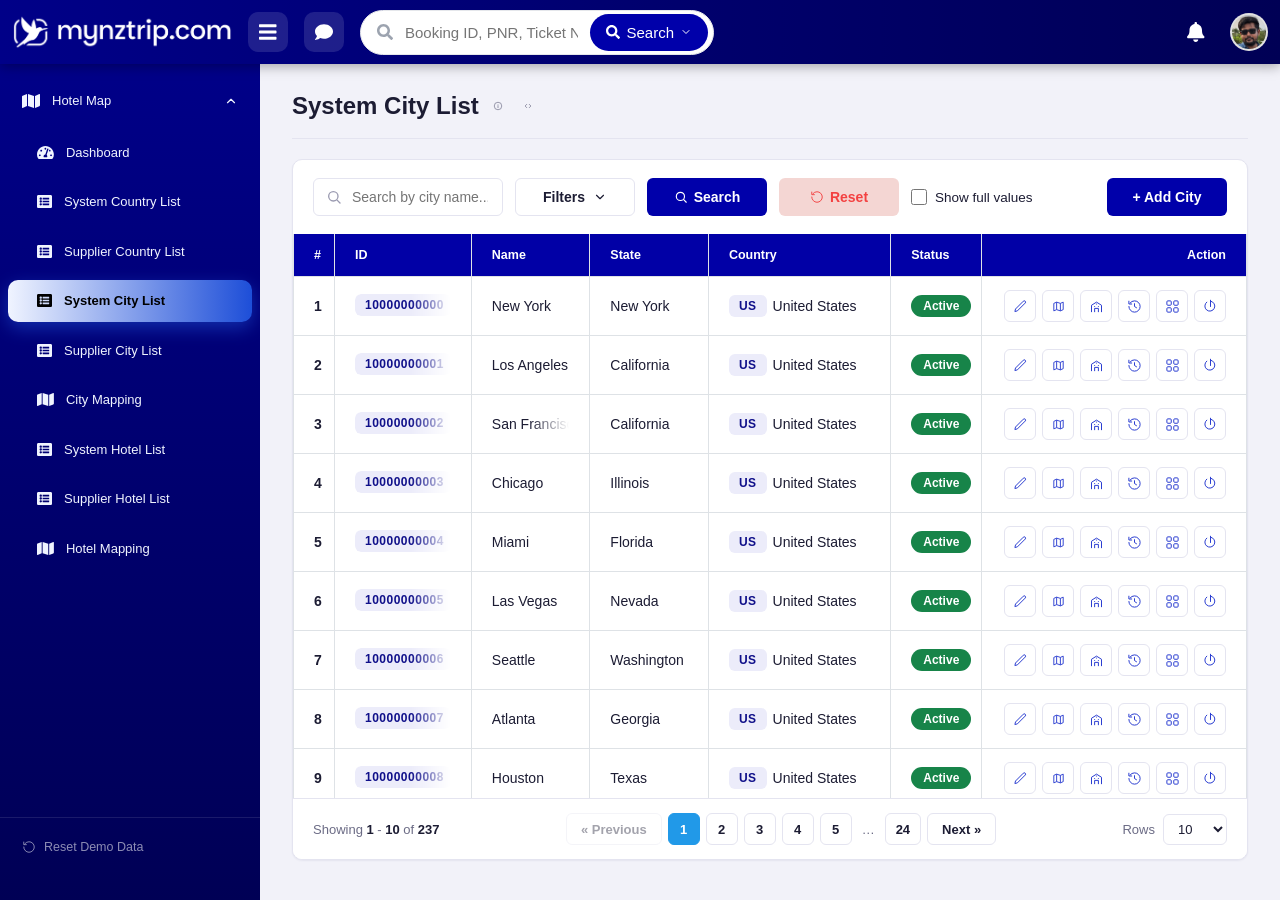
<file: city-system.html>
<!doctype html>
<html lang="en">
<head>
<meta charset="UTF-8" />
<meta name="viewport" content="width=device-width, initial-scale=1.0" />
<title>City List – Hotel Map | mynztrip.com</title>
<link rel="stylesheet" href="css/styles.css" />
</head>
<body>
<div class="app-shell">

  <!-- Top bar -->
  <header class="topbar">
    <div class="topbar-brand">
      <img class="admin-logo" src="assets/logo/mynztrip_logo_white.png" alt="mynztrip.com" width="220" height="34" />
    </div>

    <button class="icon-btn" aria-label="Menu">
      <svg width="17.5" height="20" viewBox="0 0 448 512" fill="currentColor"><path d="M16 132h416c8.837 0 16-7.163 16-16V76c0-8.837-7.163-16-16-16H16C7.163 60 0 67.163 0 76v40c0 8.837 7.163 16 16 16zm0 160h416c8.837 0 16-7.163 16-16v-40c0-8.837-7.163-16-16-16H16c-8.837 0-16 7.163-16 16v40c0 8.837 7.163 16 16 16zm0 160h416c8.837 0 16-7.163 16-16v-40c0-8.837-7.163-16-16-16H16c-8.837 0-16 7.163-16 16v40c0 8.837 7.163 16 16 16z"/></svg>
    </button>

    <button class="icon-btn accent-red" aria-label="Messages">
      <svg width="18" height="18" viewBox="0 0 512 512" fill="#fff"><path d="M256 32C114.6 32 0 125.1 0 240c0 49.6 21.4 95 57 130.7C44.5 421.1 2.7 466 2.2 466.5c-2.2 2.3-2.8 5.7-1.5 8.7S4.8 480 8 480c66.3 0 116-31.8 140.6-51.4 32.7 12.3 69 19.4 107.4 19.4 141.4 0 256-93.1 256-208S397.4 32 256 32z"/></svg>
    </button>

    <div class="topbar-search">
      <svg width="16" height="16" viewBox="0 0 512 512" fill="currentColor"><path d="M505 442.7L405.3 343c-4.5-4.5-10.6-7-17-7H372c27.6-35.3 44-79.7 44-128C416 93.1 322.9 0 208 0S0 93.1 0 208s93.1 208 208 208c48.3 0 92.7-16.4 128-44v16.3c0 6.4 2.5 12.5 7 17l99.7 99.7c9.4 9.4 24.6 9.4 33.9 0l28.3-28.3c9.4-9.4 9.4-24.6.1-34zM208 336c-70.7 0-128-57.2-128-128 0-70.7 57.2-128 128-128 70.7 0 128 57.2 128 128 0 70.7-57.2 128-128 128z"/></svg>
      <input type="text" placeholder="Booking ID, PNR, Ticket No..." />
      <button type="button">
        <svg width="14" height="14" viewBox="0 0 512 512" fill="#fff"><path d="M505 442.7L405.3 343c-4.5-4.5-10.6-7-17-7H372c27.6-35.3 44-79.7 44-128C416 93.1 322.9 0 208 0S0 93.1 0 208s93.1 208 208 208c48.3 0 92.7-16.4 128-44v16.3c0 6.4 2.5 12.5 7 17l99.7 99.7c9.4 9.4 24.6 9.4 33.9 0l28.3-28.3c9.4-9.4 9.4-24.6.1-34zM208 336c-70.7 0-128-57.2-128-128 0-70.7 57.2-128 128-128 70.7 0 128 57.2 128 128 0 70.7-57.2 128-128 128z"/></svg>
        Search
        <svg width="12" height="12" viewBox="0 0 24 24" fill="none"><path d="M6 9l6 6 6-6" stroke="#fff" stroke-width="2" stroke-linecap="round" stroke-linejoin="round"/></svg>
      </button>
    </div>

    <div class="topbar-right">
      <button class="icon-btn" aria-label="Notifications">
        <svg width="17.5" height="20" viewBox="0 0 448 512" fill="#fff"><path d="M224 512c35.32 0 63.97-28.65 63.97-64H160.03c0 35.35 28.65 64 63.97 64zm215.39-149.71c-19.32-20.76-55.47-51.99-55.47-154.29 0-77.7-54.48-139.9-127.94-155.16V32c0-17.67-14.32-32-31.98-32s-31.98 14.33-31.98 32v20.84C118.56 68.1 64.08 130.3 64.08 208c0 102.3-36.15 133.53-55.47 154.29-6 6.45-8.66 14.16-8.61 21.71.11 16.4 12.98 32 32.1 32h383.8c19.12 0 32-15.6 32.1-32 .05-7.55-2.61-15.27-8.61-21.71z"/></svg>
      </button>
      <img class="avatar" src="assets/profile-photo.png" alt="Your account" width="38" height="38" />
    </div>
  </header>

  <div class="app-body">

    <!-- Sidebar -->
    <aside class="sidebar">
      <!-- Hotel Map (mother menu — every page in this project lives under
           it, Dashboard included). Two levels only: this parent and its
           pages. The Country/City/Hotel accordions that used to sit
           between them are gone — they made every page three clicks deep
           and hid the one thing the menu is for, which is seeing what
           exists. -->
      <!-- Menu icons are Font Awesome Free glyphs (CC BY 4.0) — the same ones
           the live portal uses: fa-map for the parent, fa-tachometer-alt for
           Dashboard, fa-list-alt for the lists. Inlined as paths so they match
           exactly without pulling in the Font Awesome runtime. -->
      <nav class="nav-group open">
        <button class="nav-item active">
          <svg width="18" height="16" viewBox="0 0 576 512" fill="currentColor"><path d="M0 117.66v346.32c0 11.32 11.43 19.06 21.94 14.86L160 416V32L20.12 87.95A32.006 32.006 0 0 0 0 117.66zM192 416l192 64V96L192 32v384zM554.06 33.16L416 96v384l139.88-55.95A31.996 31.996 0 0 0 576 394.34V48.02c0-11.32-11.43-19.06-21.94-14.86z"/></svg>
          Hotel Map
          <svg class="chevron" width="14" height="14" viewBox="0 0 24 24" fill="none"><path d="M6 9l6 6 6-6" stroke="currentColor" stroke-width="2" stroke-linecap="round" stroke-linejoin="round"/></svg>
        </button>
        <div class="submenu">
          <a class="submenu-item" href="dashboard.html">
            <svg width="16.875" height="15" viewBox="0 0 576 512" fill="currentColor"><path d="M288 32C128.94 32 0 160.94 0 320c0 52.8 14.25 102.26 39.06 144.8 5.61 9.62 16.3 15.2 27.44 15.2h443c11.14 0 21.83-5.58 27.44-15.2C561.75 422.26 576 372.8 576 320c0-159.06-128.94-288-288-288zm0 64c14.71 0 26.58 10.13 30.32 23.65-1.11 2.26-2.64 4.23-3.45 6.67l-9.22 27.67c-5.13 3.49-10.97 6.01-17.64 6.01-17.67 0-32-14.33-32-32S270.33 96 288 96zM96 384c-17.67 0-32-14.33-32-32s14.33-32 32-32 32 14.33 32 32-14.33 32-32 32zm48-160c-17.67 0-32-14.33-32-32s14.33-32 32-32 32 14.33 32 32-14.33 32-32 32zm246.77-72.41l-61.33 184C343.13 347.33 352 364.54 352 384c0 11.72-3.38 22.55-8.88 32H232.88c-5.5-9.45-8.88-20.28-8.88-32 0-33.94 26.5-61.43 59.9-63.59l61.34-184.01c4.17-12.56 17.73-19.45 30.36-15.17 12.57 4.19 19.35 17.79 15.17 30.36zm14.66 57.2l15.52-46.55c3.47-1.29 7.13-2.23 11.05-2.23 17.67 0 32 14.33 32 32s-14.33 32-32 32c-11.38-.01-20.89-6.28-26.57-15.22zM480 384c-17.67 0-32-14.33-32-32s14.33-32 32-32 32 14.33 32 32-14.33 32-32 32z"/></svg>
            Dashboard
          </a>
          <a class="submenu-item" href="country-system.html">
            <svg width="15" height="15" viewBox="0 0 512 512" fill="currentColor"><path d="M464 480H48c-26.51 0-48-21.49-48-48V80c0-26.51 21.49-48 48-48h416c26.51 0 48 21.49 48 48v352c0 26.51-21.49 48-48 48zM128 120c-22.091 0-40 17.909-40 40s17.909 40 40 40 40-17.909 40-40-17.909-40-40-40zm0 96c-22.091 0-40 17.909-40 40s17.909 40 40 40 40-17.909 40-40-17.909-40-40-40zm0 96c-22.091 0-40 17.909-40 40s17.909 40 40 40 40-17.909 40-40-17.909-40-40-40zm288-136v-32c0-6.627-5.373-12-12-12H204c-6.627 0-12 5.373-12 12v32c0 6.627 5.373 12 12 12h200c6.627 0 12-5.373 12-12zm0 96v-32c0-6.627-5.373-12-12-12H204c-6.627 0-12 5.373-12 12v32c0 6.627 5.373 12 12 12h200c6.627 0 12-5.373 12-12zm0 96v-32c0-6.627-5.373-12-12-12H204c-6.627 0-12 5.373-12 12v32c0 6.627 5.373 12 12 12h200c6.627 0 12-5.373 12-12z"/></svg>
            System Country List
          </a>
          <a class="submenu-item" href="country-supplier.html">
            <svg width="15" height="15" viewBox="0 0 512 512" fill="currentColor"><path d="M464 480H48c-26.51 0-48-21.49-48-48V80c0-26.51 21.49-48 48-48h416c26.51 0 48 21.49 48 48v352c0 26.51-21.49 48-48 48zM128 120c-22.091 0-40 17.909-40 40s17.909 40 40 40 40-17.909 40-40-17.909-40-40-40zm0 96c-22.091 0-40 17.909-40 40s17.909 40 40 40 40-17.909 40-40-17.909-40-40-40zm0 96c-22.091 0-40 17.909-40 40s17.909 40 40 40 40-17.909 40-40-17.909-40-40-40zm288-136v-32c0-6.627-5.373-12-12-12H204c-6.627 0-12 5.373-12 12v32c0 6.627 5.373 12 12 12h200c6.627 0 12-5.373 12-12zm0 96v-32c0-6.627-5.373-12-12-12H204c-6.627 0-12 5.373-12 12v32c0 6.627 5.373 12 12 12h200c6.627 0 12-5.373 12-12zm0 96v-32c0-6.627-5.373-12-12-12H204c-6.627 0-12 5.373-12 12v32c0 6.627 5.373 12 12 12h200c6.627 0 12-5.373 12-12z"/></svg>
            Supplier Country List
          </a>
          <a class="submenu-item active" href="city-system.html">
            <svg width="15" height="15" viewBox="0 0 512 512" fill="currentColor"><path d="M464 480H48c-26.51 0-48-21.49-48-48V80c0-26.51 21.49-48 48-48h416c26.51 0 48 21.49 48 48v352c0 26.51-21.49 48-48 48zM128 120c-22.091 0-40 17.909-40 40s17.909 40 40 40 40-17.909 40-40-17.909-40-40-40zm0 96c-22.091 0-40 17.909-40 40s17.909 40 40 40 40-17.909 40-40-17.909-40-40-40zm0 96c-22.091 0-40 17.909-40 40s17.909 40 40 40 40-17.909 40-40-17.909-40-40-40zm288-136v-32c0-6.627-5.373-12-12-12H204c-6.627 0-12 5.373-12 12v32c0 6.627 5.373 12 12 12h200c6.627 0 12-5.373 12-12zm0 96v-32c0-6.627-5.373-12-12-12H204c-6.627 0-12 5.373-12 12v32c0 6.627 5.373 12 12 12h200c6.627 0 12-5.373 12-12zm0 96v-32c0-6.627-5.373-12-12-12H204c-6.627 0-12 5.373-12 12v32c0 6.627 5.373 12 12 12h200c6.627 0 12-5.373 12-12z"/></svg>
            System City List
          </a>
          <a class="submenu-item" href="city-supplier.html">
            <svg width="15" height="15" viewBox="0 0 512 512" fill="currentColor"><path d="M464 480H48c-26.51 0-48-21.49-48-48V80c0-26.51 21.49-48 48-48h416c26.51 0 48 21.49 48 48v352c0 26.51-21.49 48-48 48zM128 120c-22.091 0-40 17.909-40 40s17.909 40 40 40 40-17.909 40-40-17.909-40-40-40zm0 96c-22.091 0-40 17.909-40 40s17.909 40 40 40 40-17.909 40-40-17.909-40-40-40zm0 96c-22.091 0-40 17.909-40 40s17.909 40 40 40 40-17.909 40-40-17.909-40-40-40zm288-136v-32c0-6.627-5.373-12-12-12H204c-6.627 0-12 5.373-12 12v32c0 6.627 5.373 12 12 12h200c6.627 0 12-5.373 12-12zm0 96v-32c0-6.627-5.373-12-12-12H204c-6.627 0-12 5.373-12 12v32c0 6.627 5.373 12 12 12h200c6.627 0 12-5.373 12-12zm0 96v-32c0-6.627-5.373-12-12-12H204c-6.627 0-12 5.373-12 12v32c0 6.627 5.373 12 12 12h200c6.627 0 12-5.373 12-12z"/></svg>
            Supplier City List
          </a>
          <!-- The two mapping screens carry the Map icon used for every
               mapping action in this project, not the list icon: they are
               where relationships are made, not another list to read. -->
          <a class="submenu-item" href="city-mapping.html">
            <svg width="16.875" height="15" viewBox="0 0 576 512" fill="currentColor"><path d="M0 117.66v346.32c0 11.32 11.43 19.06 21.94 14.86L160 416V32L20.12 87.95A32.006 32.006 0 0 0 0 117.66zM192 416l192 64V96L192 32v384zM554.06 33.16L416 96v384l139.88-55.95A31.996 31.996 0 0 0 576 394.34V48.02c0-11.32-11.43-19.06-21.94-14.86z"/></svg>
            City Mapping
          </a>
          <a class="submenu-item" href="hotel-system.html">
            <svg width="15" height="15" viewBox="0 0 512 512" fill="currentColor"><path d="M464 480H48c-26.51 0-48-21.49-48-48V80c0-26.51 21.49-48 48-48h416c26.51 0 48 21.49 48 48v352c0 26.51-21.49 48-48 48zM128 120c-22.091 0-40 17.909-40 40s17.909 40 40 40 40-17.909 40-40-17.909-40-40-40zm0 96c-22.091 0-40 17.909-40 40s17.909 40 40 40 40-17.909 40-40-17.909-40-40-40zm0 96c-22.091 0-40 17.909-40 40s17.909 40 40 40 40-17.909 40-40-17.909-40-40-40zm288-136v-32c0-6.627-5.373-12-12-12H204c-6.627 0-12 5.373-12 12v32c0 6.627 5.373 12 12 12h200c6.627 0 12-5.373 12-12zm0 96v-32c0-6.627-5.373-12-12-12H204c-6.627 0-12 5.373-12 12v32c0 6.627 5.373 12 12 12h200c6.627 0 12-5.373 12-12zm0 96v-32c0-6.627-5.373-12-12-12H204c-6.627 0-12 5.373-12 12v32c0 6.627 5.373 12 12 12h200c6.627 0 12-5.373 12-12z"/></svg>
            System Hotel List
          </a>
          <a class="submenu-item" href="hotel-supplier.html">
            <svg width="15" height="15" viewBox="0 0 512 512" fill="currentColor"><path d="M464 480H48c-26.51 0-48-21.49-48-48V80c0-26.51 21.49-48 48-48h416c26.51 0 48 21.49 48 48v352c0 26.51-21.49 48-48 48zM128 120c-22.091 0-40 17.909-40 40s17.909 40 40 40 40-17.909 40-40-17.909-40-40-40zm0 96c-22.091 0-40 17.909-40 40s17.909 40 40 40 40-17.909 40-40-17.909-40-40-40zm0 96c-22.091 0-40 17.909-40 40s17.909 40 40 40 40-17.909 40-40-17.909-40-40-40zm288-136v-32c0-6.627-5.373-12-12-12H204c-6.627 0-12 5.373-12 12v32c0 6.627 5.373 12 12 12h200c6.627 0 12-5.373 12-12zm0 96v-32c0-6.627-5.373-12-12-12H204c-6.627 0-12 5.373-12 12v32c0 6.627 5.373 12 12 12h200c6.627 0 12-5.373 12-12zm0 96v-32c0-6.627-5.373-12-12-12H204c-6.627 0-12 5.373-12 12v32c0 6.627 5.373 12 12 12h200c6.627 0 12-5.373 12-12z"/></svg>
            Supplier Hotel List
          </a>
          <a class="submenu-item" href="hotel-mapping.html">
            <svg width="16.875" height="15" viewBox="0 0 576 512" fill="currentColor"><path d="M0 117.66v346.32c0 11.32 11.43 19.06 21.94 14.86L160 416V32L20.12 87.95A32.006 32.006 0 0 0 0 117.66zM192 416l192 64V96L192 32v384zM554.06 33.16L416 96v384l139.88-55.95A31.996 31.996 0 0 0 576 394.34V48.02c0-11.32-11.43-19.06-21.94-14.86z"/></svg>
            Hotel Mapping
          </a>
        </div>
      </nav>

      <div class="sidebar-footer">
        <button class="reset-demo-btn" id="resetDemoDataBtn">
          <svg width="14" height="14" viewBox="0 0 24 24" fill="none"><path d="M3 12a9 9 0 109-9 9 9 0 00-7 3.3" stroke="currentColor" stroke-width="1.6" stroke-linecap="round"/><path d="M3 3.5V8h4.5" stroke="currentColor" stroke-width="1.6" stroke-linecap="round" stroke-linejoin="round"/></svg>
          Reset Demo Data
        </button>
      </div>
    </aside>

    <!-- Main content -->
    <main class="main-content">
      <div class="page-header">
        <div class="page-title-row">
          <h1 class="page-title">System City List</h1>
          <button class="info-icon-btn" data-info-target="#cityListInfo" data-info-title="System City List" aria-label="About this page">
            <svg width="16" height="16" viewBox="0 0 24 24" fill="none"><circle cx="12" cy="12" r="9" stroke="currentColor" stroke-width="1.6"/><path d="M12 11v5" stroke="currentColor" stroke-width="1.6" stroke-linecap="round"/><circle cx="12" cy="8" r="1" fill="currentColor"/></svg>
          </button>
          <button class="info-icon-btn" data-info-target="#cityListDevNotes" data-info-title="Developer Notes — System City List" aria-label="Developer notes for this page">
            <svg width="16" height="16" viewBox="0 0 24 24" fill="none"><path d="M9 8l-4 4 4 4M15 8l4 4-4 4" stroke="currentColor" stroke-width="1.6" stroke-linecap="round" stroke-linejoin="round"/></svg>
          </button>
        </div>
      </div>
      <hr class="page-divider" />

      <template id="cityListInfo">
        <p>This page manages the <strong>master list of cities</strong> used across the system.</p>
        <ul>
          <li><strong>#</strong> — the row's position in the whole result, not just the page on screen, so row 11 is still 11 on page 2. It renumbers when a search changes what the list holds.</li>
          <li>The list is fetched, so it shows placeholder rows for a moment whenever it is queried — opening the page, <strong>Search</strong>, <strong>Reset</strong>, and changing page or rows per page. Saving an edit or flipping a status updates the row in place without re-fetching; adding a city re-queries, since the list jumps to the new city.</li>
          <li><strong>ID</strong> — a unique, system-generated identifier. Not editable.</li>
          <li><strong>+ Add City</strong> — opens a drawer to add a single city under a country. Country is required. State is required for US and Canada, and unavailable for the rest. The name is required. On save the newly added city and its country are set on the filter.</li>
          <li><strong>Edit</strong> — reopen the same drawer to change a city's details. The country cannot be changed. For a city added here, the state can be changed; for a city from the original master list, it cannot.</li>
          <li>Nothing you type or pick filters the list right away — click <strong>Search</strong> (or press Enter in the search box) to apply it. Click <strong>Filters</strong> to reveal Country, State, Status and Custom cities only; State opens up once a Country is picked. While collapsed, anything you've set shows as a removable chip — click a chip's × to clear just that one filter. <strong>Reset</strong> clears everything and shows the full list immediately, no Search needed.</li>
          <li><strong>Custom cities only</strong> — tick to show just the cities added through Add City. Untick to show every city. It combines with the other filters and the search.</li>
          <li><strong>Map</strong> — jump to City Mapping with this city already pinned, to map supplier cities to it. Available for every city.</li>
          <li><strong>Hotels</strong> — jump to the System Hotel List with Country/State/City already filtered (and searched) to this city, showing every hotel assigned to it.</li>
          <li><strong>History</strong> — view every change: creation, renames, state changes, status changes, supplier cities and hotels mapped or unmapped to this city, and a hotel making this city its primary or stepping it down to secondary.</li>
          <li><strong>Summary</strong> — a quick review of what is mapped to this city, in one wide popup. A single row of tabs runs across the top: <strong>Hotels</strong> first, then a <strong>tab per supplier</strong>. Hotels stays in place; the supplier tabs scroll sideways after it, between the arrows at either end of that group, when there are more than fit — or type in <strong>Find supplier</strong> at the end of the row to narrow them to matching names. Nothing is selected when the popup opens: pick Hotels or the supplier you want and its list is fetched then. Each table is paged the same way as the lists elsewhere in the system — <strong>Previous/Next</strong> and <strong>Rows</strong> below it. A green or red bar down a row's left edge is that hotel's or supplier city's Active/Inactive status. On the Hotels tab, <strong>Relation Type</strong> says whether this city is that hotel's <strong>Primary</strong> city or a <strong>Secondary</strong> one — a hotel belongs to several cities but only one of them is its primary, so the same hotel reads Primary here and Secondary in the summary of another city it is mapped to.</li>
          <li><strong>Which suppliers the Summary shows</strong> — the <strong>Suppliers</strong> button in the popup’s header, beside Close, chooses which suppliers the strip carries at all. Everything is selected to begin with; untick the ones you never review — or <strong>Deselect all</strong> and tick back just the handful you do — and every Summary you open afterwards carries only those, on this and every later visit. It is remembered per browser, and it is separate from the same control on City Mapping: narrowing one says nothing about the other. Hotels is never affected; it is not one of the suppliers. Unticking the supplier whose list is on screen puts the popup back to "select Hotels or a supplier" rather than jumping to someone else’s rows. <strong>Find supplier</strong> on the tab row is the throwaway version: it narrows the strip for one search and forgets it.</li>
          <li><strong>Active/Inactive toggle</strong> — controls whether a city is available for booking.</li>
        </ul>
      </template>

      <template id="cityListDevNotes">
        <p>This is the master list of system cities. Every record here is the same kind of thing — there is no city type, no New/Merged/Custom status, and therefore no per-type branching in any action. A city added via Add City behaves exactly like one that shipped in the seed data everywhere it matters — same actions, same mapping rules (a system city is never mapped to another system city) — with a single deliberate exception: its State stays editable, see Add / Edit below.</p>
        <ul>
          <li><strong>The list is a query, and looks like one.</strong> Fetching it shows the placeholder table — the header stays put and the body fills with placeholder rows, the same loading state every list screen uses. Only the body is replaced: the columns never change, so redrawing the header would flicker the one part of the table that is genuinely ready. The pagination footer is emptied for the same reason — page numbers describing rows that aren't on screen are a lie — and comes back with the rows. It runs on <strong>the first load, Search, Reset and any page or rows-per-page change</strong>, each a real query in a deployed system. It deliberately does <em>not</em> run after saving: an edit or a status flip changes one row that is already on screen, so replacing the whole table with placeholders would describe a fetch nobody asked for. <strong>Add City</strong> is the exception — it re-points the filters at the city just created, which is a new query.</li>
          <li><strong>#</strong> — the row's position in the whole result set, not within the page, so row 11 reads 11 on page 2. It is a position, not an identity: the ID is what identifies a city, and the number changes the moment a search narrows the list.</li>
          <li><strong>ID</strong> — permanent, system-generated, never editable.</li>
          <li><strong>Add / Edit</strong> — one drawer serves both, the same way the System Hotel List's edit drawer does: opened with a record to edit, with nothing to add. Country/State are live cascading selects while adding; the ID row is hidden entirely in add mode. <strong>State is required</strong> whenever the chosen country is one the system holds states for, and is unavailable for every other country — a city's state is part of the record, not a narrowing filter, so this is the one State control in the project that is mandatory rather than optional. The same check runs on save while editing, so a state that can be edited can never be cleared back to none. While editing, Country is always disabled — a city's country is permanent once the record exists — but <strong>State stays editable for a city that was added through this drawer</strong>, since that state was chosen from this drawer's own State select when the record was created. An original master-list city's State is disabled. Whether a city was added here is read off its history — an added city always carries a <strong>Create</strong> entry, and nothing else writes one — rather than a stored flag, so it doesn't reintroduce a stored city status and it covers cities added before the rule existed. A state change is logged into the same single <strong>Edit</strong> history entry as a name change made in the same save. There is no separate Add City page — the Dashboard's own Add shortcut links here with the drawer opening on load. After an add, the list's search is set to the new city's name <em>and</em> the Country filter to that city's country, so the created row is actually visible rather than buried on the last page behind whatever filters were active — name plus country is also what a real backend query needs to narrow on, where a bare name search would scan every country. State is rebuilt for the new country but left on All, and Status is reset to All.</li>
          <li><strong>Filters</strong> — nothing in the toolbar re-queries the list on its own; every field only updates the pending state, the live Filters count pill, and the chip summary shown while the panel is collapsed. The list re-queries on <strong>Search</strong>, on Enter in the search box, or on <strong>Reset</strong> — Reset bypasses the wait-for-Search gate, since "start over" showing the previous filter's results would be a lie. Clearing a chip is a pending change like any other. Country/State is the usual cascade: State is gated behind Country and is rebuilt the moment Country changes, because it's a dependent control rather than a result.</li>
          <li><strong>Custom cities only</strong> — a single on/off narrowing to the cities added through the Add City drawer; there is deliberately no "original only" counterpart, since unticking already answers that. It must use the exact same "carries a Create entry" derivation the Edit drawer's State rule uses, never a second definition of "custom" — one derivation means the filter and the editability rule can never disagree about a given city. This is a filter over an <em>observable fact about a record's history</em>, not the return of the deleted city-status system: nothing is stored on the city, nothing branches on it beyond these two places, and the list rows carry no custom/original badge. A link can land here with it already ticked. Reset, and the post-add filter clearing, both untick it — the row an add just created must never be filtered out of view by a filter the user didn't set for that purpose.</li>
          <li><strong>Map</strong> — opens City Mapping with this city already pinned. Every city is a valid mapping target.</li>
          <li><strong>Hotels</strong> — opens the System Hotel List with Country/State/City pre-filled from this city and the search already run (collapsing that screen's own Filters panel, same as if the user had set those 3 filters and pressed Search themselves).</li>
          <li><strong>History</strong> — every entry has an <strong>operation name</strong>, a <strong>description</strong> in that operation's fixed pattern, and <strong>who + when</strong>, logged the instant the change happens, newest first. Where a description holds more than one fact, the facts are separated by a single pipe character <code>|</code>, which the history view turns into a line break — the same convention the country lists use.
            <p><strong>Written by this screen:</strong></p>
            <ul>
              <li><strong>Create</strong> — the city was added here. Description: <em>Name: {name}, State: {state}, Country: {country name} ({code})</em> — the State part is left out for a country that has none.</li>
              <li><strong>Edit</strong> — the name and/or state changed. Description is just whichever actually changed, comma-separated when both did in one save: <em>Name: {old} -&gt; {new}</em> and/or <em>State: {old or "None"} -&gt; {new or "None"}</em></li>
              <li><strong>Status Change</strong> — the Active/Inactive toggle. Description: <em>Status: {Active|Inactive} -&gt; {Active|Inactive}</em></li>
            </ul>
            <p><strong>Written on this city's own record by other screens</strong> (each in the same action as the matching entry on the other record):</p>
            <ul>
              <li><strong>Map</strong> / <strong>Unmap</strong> from City Mapping — a supplier city was linked to, or unlinked from, this city. Description: <em>{Supplier} — {supplier city name} — ID: {supplier city's identifier}</em>. Every entry from one Save shares a batch identifier so the history view groups them as one event.</li>
              <li><strong>Map</strong> / <strong>Unmap</strong> from Hotel Mapping — a hotel was linked to, or unlinked from, this city. Description: <em>{hotel name}, {city}, {state}, {country code} (ID: {hotel's identifier})</em>. Batched the same way.</li>
              <li><strong>Primary City Change</strong> from the System Hotel List — a hotel that belongs to this city made it its primary, or stepped it down. Description: <em>{hotel name}, {city}, {state}, {country code} (ID: {hotel's identifier})|Relation Type: Secondary -&gt; Primary</em> on the city gaining the primary, <em>…|Relation Type: Primary -&gt; Secondary</em> on the city losing it.</li>
            </ul>
          </li>
          <li><strong>Summary</strong> — a read-only review of everything mapped to this city, read from live data every time it opens, never from a stored snapshot. It is a <strong>wide centred popup</strong> (the size the save previews use), not this project's usual right drawer: it carries a tab per supplier plus a paginated table, and a narrow drawer could only ever show a sliver of that. It stays a popup rather than a page of its own — this is a glance at one row, not a place to work. Nothing in it writes; mapping and unmapping belong on the mapping screen, against a pinned city.
            <ul>
              <li><strong>One tab row over one panel</strong> — hotels and every supplier are the same question asked of different sources, so they are tabs, not stacked sections: only one list is ever on screen, and the popup never grows taller than the list it is showing. <strong>Hotels is pinned outside the scrolling strip</strong>, with a divider after it — it is not one of the suppliers, and it must stay reachable however far the strip is scrolled. <strong>Find supplier</strong> is pinned at the other end for the same reason. Only the middle scrolls. The row sits <strong>flush under the popup header</strong> — the body's usual top padding is dropped here, since it would only put an empty band above the tabs — and is sticky, so the tabs stay put while a long table scrolls under them.</li>
              <li><strong>Opening this popup must cost nothing.</strong> No tab carries a count, nothing is selected, and no source is read until the user picks a tab — the first lookup happens on that click, against that one source. This is the rule the rest of the popup's design follows from, and it is a consequence of how the data actually sits: <strong>suppliers are independent sources with independent storage</strong>, and the supplier list itself comes from configuration the app already holds, not from a query. So "which suppliers have rows for this city" is not one question, it is one question per supplier — 54 lookups today and more with every supplier onboarded, paid on every open, purely to decide which tabs look worth clicking. A count is worth its query when it changes what the user does next; here the user arrives already knowing whether they want the hotels or a named supplier, so it changes nothing. The earlier version labelled every tab with its own count, greyed out the empty ones and auto-opened the first supplier that had rows — all three are gone with the counts that fed them.</li>
              <li><strong>Hotels</strong> — every hotel attached to this city, whether via the hotel's own city field or the Map overlay, <strong>deduped by hotel id</strong>: a hotel can legitimately satisfy both (its home city already is this city and it was also separately mapped), and it must never be listed twice. Fetched when its tab is opened, like every other tab — a busy city can carry thousands of hotels, so nothing about them is read while the popup is merely open.</li>
              <li><strong>Relation Type</strong> — a hotel belongs to several cities and exactly one of them is its <strong>primary</strong>, so each row says whether <em>this</em> city is that hotel's Primary or a Secondary one. The value describes <strong>the pair, not the hotel</strong>: the same hotel is Primary in one city's summary and Secondary in every other city it is mapped to, which is why the column exists only in this per-city view and only on the Hotels tab — supplier cities are a flat set with no primary among them. Read today from which field holds the city (the city the hotel's own record names is primary, an entry in its additional cities is secondary); when that pair becomes a join row carrying its own flag, only the read changes and the column stays as it is. A hotel that somehow satisfies both — its own city also listed among its mapped ones, which is redundant data — is listed once, as Primary: that is the stronger of the two claims.</li>
              <li><strong>Supplier tabs</strong> — one per supplier, drawn from the supplier list itself and therefore built once rather than per city. Nothing distinguishes them until one is opened; whether a supplier has anything for this city is only knowable by asking it, so an empty answer arrives as an empty state in the panel, after a load, exactly like a non-empty one. The strip must survive a realistic supplier count: fixed-width tabs on one scrolling line, never wrapping — wrapping puts dozens of tabs on six rows and pushes the list itself off-screen, and makes the strip's height jump as it filters. It uses the <strong>same strip as the City Mapping screen</strong> — a scroll arrow at each end of the supplier group, appearing only once the tabs actually overflow, with the scrollbar itself hidden. The filter must never hide the tab currently being shown, must still report "no match" when the query matches nothing, and must survive a tab selection — which is why selecting a tab toggles classes rather than rebuilding the strip. It also never touches the pinned Hotels tab. The filter box is cleared on every open, so a query left over from the last city can't silently hide suppliers in this one.</li>
              <li><strong>The Suppliers menu is a saved preference, not a filter</strong> — same control and same shape as City Mapping’s — in the popup header rather than on the tab row it acts on, since it is a preference about the whole popup while that row is about the one list being read — remembered separately from that screen's, because this popup answers "what is mapped to this city" while that screen answers "what am I mapping next". Stored as the <em>hidden</em> keys, so "all selected" is an empty list and a supplier added later appears by default. One rule owns tab visibility for both inputs: the menu decides membership, then Find supplier narrows what is left, so a hidden supplier can never be surfaced by a search. Opening the popup re-applies it rather than un-hiding every tab (which is what it used to do), and hiding the active supplier clears the selection, the pager and the panel back to the empty state instead of loading another supplier unasked.</li>
              <li><strong>Ordinary project tables</strong> — the lists render as the same table every list screen uses, with one addition: a leading <strong>#</strong> column, since a row's position in the list is part of what this popup is being read for. Its sticky header stops <em>below</em> the sticky tab row rather than sliding under it — the row publishes its measured height for the header to offset against, because that height depends on which of the tabs and the search box is taller. The table has no scrolling box of its own here: a nested scroller would both break the one-scrolling-surface rule and stop the header sticking at all, since a table header only sticks within its own scrolling box.</li>
              <li><strong>Numbered pages, not scroll-to-load</strong> — each table carries the standard footer every list screen in this project uses: Showing x-y of n, page buttons, and a Rows selector. The mapping screens' scroll-triggered loading is deliberately <em>not</em> used here — those are working surfaces where a row is picked out of a stream, this is a table being read, and a reader who wants row 200 should be able to ask for it rather than scroll to it. The footer is <strong>pinned to the bottom edge of the popup</strong>, a sibling of the scrolling body rather than a trailing element inside it — exactly the relationship every list screen's card gives its own footer, so the controls stay put instead of drifting up under a short list or scrolling away under a long one. It goes blank while a tab loads (page numbers under a spinner would describe a list that isn't on screen) and hides entirely on a tab with no rows, so its border can't float under an empty state. Changing tab resets to page 1 (a page number means nothing once the rows underneath it are a different list) while the chosen Rows value carries over, since that is a preference about how the reader wants to read. The Rows selector inside this popup must be distinguishable from the one on the list behind it, so the popup's label can never point at the wrong control.</li>
              <li><strong>Status is a colored left edge, not a column</strong> — a green or red bar on the row's left edge, the same signal the mapping screens' candidate rows carry, taken out of the first cell's own padding so nothing shifts between an active and an inactive row. A Status column of identical pills is a column of chrome in a table where every other column actually differs row to row. Cells are middle-aligned, so a two-line cell (a supplier's country name over its own identifier) sits level with the single-line cells beside it.</li>
              <li><strong>One scrolling surface</strong> — the <strong>popup body</strong> is the only thing that scrolls; the table inside it is full height. A list with its own scrolling box means two scrollbars competing for the same gesture, and a short list leaves dead space under it while the box keeps its height. Every open starts at the top, however far the last city's list had been scrolled.</li>
              <li><strong>Loading, and stale responses</strong> — every list must render a <strong>loading state</strong> before its rows, not appear instantly: each one stands for a query, and a list that materialises with no perceptible fetch teaches an expectation a real backend will break. That state is <strong>the table that is coming</strong> — the real header with this tab's own columns, and rows of shimmering bars where the values will be — not a spinner beside the word "Loading". The columns are known before the lookup runs, so it costs nothing extra, and the placeholder and the result occupy the same shape, which is what stops the panel jumping when the rows land. The shimmer is decoration: the block is announced as busy to assistive technology, and the animation stops entirely when the user has asked for reduced motion. A stale response must never overwrite a newer one — clicking through tabs faster than the fetch resolves has to land the tab clicked last.</li>
            </ul>
          </li>
          <li><strong>Active/Inactive toggle</strong> — applies immediately, no confirmation, logged to History as a Status Change.</li>
        </ul>
        <p><strong>Everywhere:</strong> key every relationship by permanent id, never by an editable name, and resolve a city's country/state live (via its country code) rather than trusting a name snapshot that might be stale after a rename elsewhere.</p>
      </template>

      <section class="content-card">
        <div class="card-toolbar">
          <div class="toolbar-controls">
            <div class="toolbar-search">
              <svg width="16" height="16" viewBox="0 0 24 24" fill="none"><circle cx="11" cy="11" r="7" stroke="currentColor" stroke-width="2"/><path d="M21 21l-4.35-4.35" stroke="currentColor" stroke-width="2" stroke-linecap="round"/></svg>
              <input type="text" id="citySearch" placeholder="Search by city name..." />
            </div>
            <!-- Filters sits directly after the field it extends: the search
                 box and this panel are the same act (narrowing the list),
                 while Search/Reset act on whatever they add up to. -->
            <button type="button" class="filters-toggle-btn" id="cityFiltersToggleBtn" aria-expanded="false" aria-controls="cityFiltersPanel">
              Filters
              <span class="pill info" id="cityActiveFilterCount" style="display:none;">0</span>
              <svg class="chevron" width="14" height="14" viewBox="0 0 24 24" fill="none"><path d="M6 9l6 6 6-6" stroke="currentColor" stroke-width="2" stroke-linecap="round" stroke-linejoin="round"/></svg>
            </button>
            <button class="btn btn-primary" id="citySearchBtn">
              <svg width="14" height="14" viewBox="0 0 24 24" fill="none"><circle cx="11" cy="11" r="7" stroke="#fff" stroke-width="2"/><path d="M21 21l-4.35-4.35" stroke="#fff" stroke-width="2" stroke-linecap="round"/></svg>
              Search
            </button>
            <button class="btn btn-danger" id="resetCityFilterBtn">
              <svg width="14" height="14" viewBox="0 0 24 24" fill="none"><path d="M3 12a9 9 0 109-9 9 9 0 00-7 3.3" stroke="currentColor" stroke-width="1.6" stroke-linecap="round"/><path d="M3 3.5V8h4.5" stroke="currentColor" stroke-width="1.6" stroke-linecap="round" stroke-linejoin="round"/></svg>
              Reset
            </button>
            <label class="toggle-row" for="cityRevealValuesToggle" style="margin-bottom:0;">
              <input type="checkbox" id="cityRevealValuesToggle" />
              Show full values
            </label>
            <!-- Pushed to the far right: adding a city isn't part of the
                 find-something-in-the-list group to its left. -->
            <button class="btn btn-primary toolbar-push-right" id="addCityBtn">+ Add City</button>
          </div>

          <!-- Shown only while the panel below is collapsed and at least one of
               its filters is active, so a collapsed filter set isn't silently
               invisible — see updateFiltersSummary(). Same pattern as
               hotel-system.html / hotel-supplier.html. -->
          <div class="filters-summary" id="cityFiltersSummary" style="display:none;"></div>

          <!-- Collapsed by default. Grouped the same way as
               city-supplier.html: the city's own fields under System, the
               rest under Other. -->
          <div class="filters-panel filters-panel--grouped" id="cityFiltersPanel" style="display:none;">
            <div class="filter-group">
              <p class="filter-group-title">System</p>
              <div class="filter-group-fields">
                <div class="filter-field">
                  <label for="cityIdSearch">System City ID</label>
                  <div class="toolbar-search">
                    <svg width="16" height="16" viewBox="0 0 24 24" fill="none"><circle cx="11" cy="11" r="7" stroke="currentColor" stroke-width="2"/><path d="M21 21l-4.35-4.35" stroke="currentColor" stroke-width="2" stroke-linecap="round"/></svg>
                    <input type="text" id="cityIdSearch" placeholder="Search by system city ID..." />
                  </div>
                </div>
                <div class="filter-field">
                  <label for="cityCountryFilter">System Country</label>
                  <select class="filter-select" id="cityCountryFilter">
                    <option value="">All Countries</option>
                  </select>
                </div>
                <div class="filter-field">
                  <label for="cityStateFilter">System State</label>
                  <select class="filter-select" id="cityStateFilter" disabled>
                    <option value="">Select State</option>
                  </select>
                </div>
              </div>
            </div>
            <div class="filter-group">
              <p class="filter-group-title">Other</p>
              <div class="filter-group-fields">
                <div class="filter-field">
                  <label for="cityStatusFilter">Active / Inactive</label>
                  <select class="filter-select" id="cityStatusFilter">
                    <option value="all">All</option>
                    <option value="active">Active</option>
                    <option value="inactive">Inactive</option>
                  </select>
                </div>
                <!-- "Custom" means added through this page's Add City drawer, as
                     opposed to shipping in the original master list. Read off the
                     record's own history, not a stored city type. A checkbox
                     rather than a dropdown: it's one on/off narrowing, and there
                     is deliberately no "original only" counterpart. -->
                <div class="filter-field filter-field--toggle">
                  <label class="toggle-row" for="cityCustomFilter" style="margin-bottom:0;">
                    <input type="checkbox" id="cityCustomFilter" />
                    Custom cities only
                  </label>
                </div>
              </div>
            </div>
          </div>
        </div>

        <div class="table-wrap">
          <table class="data-table" id="cityTable">
            <thead>
              <tr>
                <th class="table-num">#</th>
                <th style="width:15%">ID</th>
                <th style="width:13%">Name</th>
                <th style="width:13%">State</th>
                <th style="width:20%">Country</th>
                <th style="width:10%">Status</th>
                <th class="table-action" style="width:29%">Action</th>
              </tr>
            </thead>
            <tbody>
              <!-- rows injected here -->
            </tbody>
          </table>
        </div>

        <div class="table-footer pagination-bar" id="paginationBar"></div>
      </section>
    </main>
  </div>
</div>

<!-- Add / Edit City drawer — one modal serving both, same dual-mode pattern
     as hotel-system.html's #hotelFormModal. Add mode: ID row hidden,
     Country/State live selects (State cascades off Country and stays
     disabled for countries that have none). Edit mode: ID shown, Country
     always disabled — a city's country is permanent — and State editable
     only for a city that was added through this drawer, so a just-added
     city's state can still be corrected while a seeded city's stays put. -->
<div class="modal-overlay" id="cityFormModal">
  <div class="modal">
    <div class="modal-header">
      <h3 id="cityFormTitle">Add City</h3>
      <button class="modal-close" data-modal-close aria-label="Close">
        <svg width="16" height="16" viewBox="0 0 24 24" fill="none"><path d="M6 6l12 12M18 6L6 18" stroke="currentColor" stroke-width="2" stroke-linecap="round"/></svg>
      </button>
    </div>
    <div class="modal-body">
      <div class="form-group" id="cityFormIdGroup">
        <label for="cityFormId">ID</label>
        <input type="text" id="cityFormId" disabled />
      </div>
      <div class="form-group">
        <label for="cityFormCountry">Country</label>
        <select id="cityFormCountry" class="filter-select" style="width:100%; min-width:0;">
          <option value="">Select country</option>
        </select>
      </div>
      <div class="form-group">
        <label for="cityFormState">State</label>
        <select id="cityFormState" class="filter-select" style="width:100%; min-width:0;" disabled>
          <option value="">Select country first</option>
        </select>
      </div>
      <div class="form-group">
        <label for="cityFormName">City Name</label>
        <input type="text" id="cityFormName" placeholder="e.g. Boston" />
      </div>
    </div>
    <div class="modal-footer">
      <button class="btn btn-secondary" data-modal-close>Cancel</button>
      <button class="btn btn-primary" id="saveCityBtn">Save City</button>
    </div>
  </div>
</div>

<!-- Edit History Modal (card design) -->
<div class="modal-overlay" id="historyModal">
  <div class="modal">
    <div class="modal-header">
      <h3>Edit History <span id="historyCityName" style="color:var(--text-muted); font-weight:600;"></span></h3>
      <button class="modal-close" data-modal-close aria-label="Close">
        <svg width="16" height="16" viewBox="0 0 24 24" fill="none"><path d="M6 6l12 12M18 6L6 18" stroke="currentColor" stroke-width="2" stroke-linecap="round"/></svg>
      </button>
    </div>
    <div class="modal-body">
      <div class="history-list" id="historyList"></div>
    </div>
  </div>
</div>

<!-- Mapping Summary — a wide centred popup, not the project's usual right
     drawer: it carries a full supplier tab strip and two paginated tables,
     which a ~360px drawer could only show a sliver of at a time. Same
     .popup-box-lg the save previews use, for the same reason. -->
<div class="modal-overlay popup-overlay" id="summaryModal">
  <div class="popup-box popup-box-lg">
    <div class="modal-header">
      <h3>Mapping Summary <span id="summaryCityName" style="color:var(--text-muted); font-weight:600;"></span></h3>
      <!-- Which suppliers this popup carries. In the header beside Close,
           not on the tab row it acts on: it is a saved preference about the
           whole popup, while everything on that row — the tabs and Find
           supplier — is about the one list being read right now. The same
           control rides city-mapping.html’s fab stack for the same reason. -->
      <div class="supplier-visibility summary-supplier-visibility" id="summaryVisibility">
        <button type="button" class="supplier-visibility-toggle summary-visibility-btn" id="summaryVisibilityBtn" aria-haspopup="true" aria-expanded="false" aria-controls="summaryVisibilityMenu">
          <svg width="15" height="15" viewBox="0 0 24 24" fill="none"><path d="M4 5h16l-6.5 7.5V19l-3 1.5v-8L4 5z" stroke="currentColor" stroke-width="1.8" stroke-linejoin="round"/></svg>
          <span>Suppliers</span>
          <span class="supplier-visibility-count" id="summaryVisibilityCount">0/0</span>
        </button>
        <div class="supplier-visibility-menu" id="summaryVisibilityMenu" role="group" aria-label="Suppliers shown in the strip" hidden>
          <div class="supplier-visibility-head">
            <span class="supplier-visibility-title">Show in strip</span>
            <button type="button" class="supplier-visibility-bulk" data-summary-visibility-all>Select all</button>
            <button type="button" class="supplier-visibility-bulk" data-summary-visibility-none>Deselect all</button>
          </div>
          <div class="supplier-visibility-list" id="summaryVisibilityList"></div>
        </div>
      </div>
      <button class="modal-close" data-modal-close aria-label="Close">
        <svg width="16" height="16" viewBox="0 0 24 24" fill="none"><path d="M6 6l12 12M18 6L6 18" stroke="currentColor" stroke-width="2" stroke-linecap="round"/></svg>
      </button>
    </div>
    <div class="modal-body">

      <!-- One tab row for the whole summary: Hotels is pinned at the left
           and never scrolls away, the supplier tabs scroll sideways after
           it between the same arrows city-mapping.html's strip uses, and
           Find supplier is pinned at the right end. Only the suppliers
           scroll — the things that must always be reachable are the ones
           the row keeps in place. The row sits flush under the popup header
           and sticks there, so the tabs stay put while a long table scrolls
           under them. -->
      <div class="summary-tabs-bar">
        <button type="button" class="supplier-tab summary-hotels-tab" role="tab" aria-selected="false" data-summary-tab="hotels">
          <span class="supplier-tab-label">Hotels</span>
        </button>
        <button type="button" class="supplier-tabs-arrow" id="summaryTabsPrev" aria-label="Scroll suppliers left" hidden>
          <svg width="16" height="16" viewBox="0 0 24 24" fill="none"><path d="M15 6l-6 6 6 6" stroke="currentColor" stroke-width="2" stroke-linecap="round" stroke-linejoin="round"/></svg>
        </button>
        <div class="supplier-tabs" id="summarySupplierTabs" role="tablist" aria-label="Supplier">
          <!-- "No supplier matches that name" belongs on the strip's own
               line, not under it: when the filter matches nothing, this line
               is what the strip has to show, and a message below an empty
               strip leaves a blank row standing where the answer should be.
               It is a static child here, which is why the tab render below
               uses insertAdjacentHTML rather than innerHTML. -->
          <div class="supplier-tabs-empty" id="summarySupplierEmpty" hidden>No supplier matches that name</div>
        </div>
        <button type="button" class="supplier-tabs-arrow" id="summaryTabsNext" aria-label="Scroll suppliers right" hidden>
          <svg width="16" height="16" viewBox="0 0 24 24" fill="none"><path d="M9 6l6 6-6 6" stroke="currentColor" stroke-width="2" stroke-linecap="round" stroke-linejoin="round"/></svg>
        </button>
        <div class="toolbar-search summary-supplier-search">
          <svg width="16" height="16" viewBox="0 0 24 24" fill="none"><circle cx="11" cy="11" r="7" stroke="currentColor" stroke-width="2"/><path d="M21 21l-4.35-4.35" stroke="currentColor" stroke-width="2" stroke-linecap="round"/></svg>
          <input type="text" id="summaryTabsSearch" placeholder="Find supplier..." />
        </div>
      </div>
      <div id="summaryPanelBody"></div>
    </div>

    <!-- Outside .modal-body on purpose: the footer belongs to the popup,
         not to the list inside it, so it stays pinned to the bottom edge
         while the table scrolls — the same relationship .content-card gives
         its own table footer on every list page. -->
    <div class="table-footer pagination-bar" id="summaryPaginationBar"></div>
  </div>
</div>

<script src="js/app.js"></script>
<script src="js/data.js"></script>
<script>
  const countryFilterSelect = document.getElementById("cityCountryFilter");
  countryFilterSelect.insertAdjacentHTML(
    "beforeend",
    SYSTEM_COUNTRIES.map((c) => `<option value="${c.name}">${systemCountryOptionLabel(c.name)}</option>`).join("")
  );

  const stateFilterSelect = document.getElementById("cityStateFilter");
  const statusFilterSelect = document.getElementById("cityStatusFilter");
  const customFilterToggle = document.getElementById("cityCustomFilter");
  const tbody = document.querySelector("#cityTable tbody");
  const paginationBar = document.getElementById("paginationBar");
  const citySearch = document.getElementById("citySearch");
  const cityIdSearch = document.getElementById("cityIdSearch");
  const cityTableEl = document.getElementById("cityTable");
  const revealValuesToggle = document.getElementById("cityRevealValuesToggle");

  let state = { page: 1, pageSize: 10, query: "", idQuery: "", country: "", cityState: "", status: "all", customOnly: false };

  function getFiltered() {
    let rows = SYSTEM_CITIES;
    const q = state.query.trim().toLowerCase();
    if (q) rows = rows.filter((c) => c.name.toLowerCase().includes(q));
    const idQ = state.idQuery.trim().toLowerCase();
    if (idQ) rows = rows.filter((c) => String(getSystemCityDisplayId(c.id)).toLowerCase().includes(idQ));
    if (state.country) rows = rows.filter((c) => (getSystemCountryName(c.country.code) || c.country.name) === state.country);
    if (state.cityState) rows = rows.filter((c) => c.state === state.cityState);
    if (state.status === "active") rows = rows.filter((c) => c.active);
    if (state.status === "inactive") rows = rows.filter((c) => !c.active);
    // Custom = added here via Add City. Same wasAddedInApp() derivation the
    // Edit drawer uses for its State field, so the two can never disagree
    // about which cities count as custom.
    if (state.customOnly) rows = rows.filter((c) => wasAddedInApp(c));
    return rows;
  }

  // Every trip through the list is a query in a real deployment — the first
  // load, a Search, a Reset, a page or page-size change — so each one shows
  // the skeleton first (see withTableLoading in js/app.js). Saving an edit
  // deliberately does NOT: the row is already on screen and only its own
  // values changed, so replacing the whole table with placeholders would be
  // describing a fetch the user didn't ask for.
  //
  // Only the body is skeletoned. The header is already on screen and its
  // columns never change, so redrawing it would make the one part of the
  // table that is genuinely ready flicker. The pagination footer is emptied
  // for the same reason — page numbers describing rows that aren't on screen
  // are a lie — and comes back with them.
  const tableWrap = document.querySelector("#cityTable").closest(".table-wrap");
  const CITY_COLUMN_COUNT = document.querySelectorAll("#cityTable thead th").length;

  function render() {
    tableWrap.classList.add("skeleton");
    paginationBar.innerHTML = "";
    withTableLoading(tbody, skeletonRowsHtml(CITY_COLUMN_COUNT), () => {
      tableWrap.classList.remove("skeleton");
      renderRows();
    });
  }

  function renderRows() {
    const filtered = getFiltered();
    const totalPages = Math.max(1, Math.ceil(filtered.length / state.pageSize));
    state.page = Math.min(state.page, totalPages);
    const startIdx = (state.page - 1) * state.pageSize;
    const pageItems = filtered.slice(startIdx, startIdx + state.pageSize);

    tbody.innerHTML = pageItems.length
      ? pageItems
          .map(
            (c, i) => `
      <tr data-row-id="${c.id}">
        <td class="table-num">${startIdx + i + 1}</td>
        <td style="white-space:nowrap"><div class="code-badge truncatable truncatable--badge-value" title="${getSystemCityDisplayId(c.id)}"><span class="truncatable-text">${getSystemCityDisplayId(c.id)}</span></div></td>
        <td data-col="name">
          <div class="city-name-cell">
            <div class="truncatable truncatable--cell-text" title="${c.name}"><span class="truncatable-text">${c.name}</span></div>
          </div>
        </td>
        <td>${c.state ? `<div class="truncatable truncatable--cell-text" title="${c.state}"><span class="truncatable-text">${c.state}</span></div>` : '<span style="color:var(--text-muted)">—</span>'}</td>
        <td>
          <div class="system-country-cell">
            <span class="code-badge">${c.country.code}</span>
            <span class="truncatable truncatable--country" title="${getSystemCountryName(c.country.code) || c.country.name}"><span class="truncatable-text">${getSystemCountryName(c.country.code) || c.country.name}</span></span>
          </div>
        </td>
        <td><span class="pill ${c.active ? "success" : "danger"}">${c.active ? "Active" : "Inactive"}</span></td>
        <td>
          <div class="row-actions">
            <button class="action-btn" data-edit-btn data-row-id="${c.id}" aria-label="Edit ${c.name}">
              <svg width="15" height="15" viewBox="0 0 24 24" fill="none"><path d="M16.5 3.5a2.1 2.1 0 013 3L7 19l-4 1 1-4L16.5 3.5z" stroke="currentColor" stroke-width="1.6" stroke-linejoin="round"/></svg>
            </button>
            <a class="action-btn" href="city-mapping.html?cityId=${c.id}" target="_blank" rel="noopener" aria-label="Map supplier cities to ${c.name}">
              <svg width="15" height="15" viewBox="0 0 24 24" fill="none"><path d="M9 17l-4.5 2V7L9 5m0 12l6 2m-6-2V5m6 14l4.5-2V5L15 7m0 12V7m0 0L9 5" stroke="currentColor" stroke-width="1.5" stroke-linejoin="round"/></svg>
            </a>
            <a class="action-btn" href="hotel-system.html?cityId=${c.id}" target="_blank" rel="noopener" aria-label="View hotels in ${c.name}">
              <svg width="15" height="15" viewBox="0 0 24 24" fill="none"><path d="M4 21V10l8-5 8 5v11" stroke="currentColor" stroke-width="1.6" stroke-linejoin="round"/><path d="M9 21v-6h6v6" stroke="currentColor" stroke-width="1.6" stroke-linejoin="round"/><path d="M9 12h.01M15 12h.01M12 8h.01" stroke="currentColor" stroke-width="1.8" stroke-linecap="round"/></svg>
            </a>
            <button class="action-btn" data-history-btn data-row-id="${c.id}" aria-label="View edit history for ${c.name}">
              <svg width="15" height="15" viewBox="0 0 24 24" fill="none"><path d="M3 12a9 9 0 109-9 9 9 0 00-7 3.3" stroke="currentColor" stroke-width="1.6" stroke-linecap="round"/><path d="M3 3.5V8h4.5" stroke="currentColor" stroke-width="1.6" stroke-linecap="round" stroke-linejoin="round"/><path d="M12 7.5V12l3.2 2" stroke="currentColor" stroke-width="1.6" stroke-linecap="round" stroke-linejoin="round"/></svg>
            </button>
            <button class="action-btn" data-summary-btn data-row-id="${c.id}" aria-label="View mapping summary for ${c.name}">
              <svg width="15" height="15" viewBox="0 0 24 24" fill="none"><rect x="3" y="3" width="7" height="7" rx="1.5" stroke="currentColor" stroke-width="1.6"/><rect x="14" y="3" width="7" height="7" rx="1.5" stroke="currentColor" stroke-width="1.6"/><rect x="3" y="14" width="7" height="7" rx="1.5" stroke="currentColor" stroke-width="1.6"/><rect x="14" y="14" width="7" height="7" rx="1.5" stroke="currentColor" stroke-width="1.6"/></svg>
            </button>
            <button class="action-btn" data-toggle-active-btn data-row-id="${c.id}" aria-label="${c.active ? "Deactivate" : "Activate"} ${c.name}">
              <svg width="15" height="15" viewBox="0 0 24 24" fill="none"><path d="M12 2v10" stroke="currentColor" stroke-width="1.6" stroke-linecap="round"/><path d="M6 5a8 8 0 106.5-1.5" stroke="currentColor" stroke-width="1.6" stroke-linecap="round"/></svg>
            </button>
          </div>
        </td>
      </tr>`
          )
          .join("")
      : `<tr><td colspan="7" class="empty-state">No cities found</td></tr>`;

    renderPagination(paginationBar, {
      total: filtered.length,
      page: state.page,
      pageSize: state.pageSize,
      onChange: ({ page, pageSize }) => {
        state.page = page;
        state.pageSize = pageSize;
        render();
      },
    });

    refreshValueOverflowState();
    // Keeps the count pill and chips honest after any bulk state change
    // (Search, Reset, the post-add filter set), not just after a field edit.
    updateFiltersSummary();
  }

  // Re-measures every .truncatable cell after each render() — only cells
  // whose content genuinely doesn't fit their column get .is-overflowing
  // (and therefore the fade via CSS), same mechanism as
  // country-system.html's own copy of this function.
  function refreshValueOverflowState() {
    document.querySelectorAll("#cityTable .truncatable").forEach((el) => {
      el.classList.toggle("is-overflowing", el.scrollWidth > el.clientWidth + 1);
    });
  }

  revealValuesToggle.addEventListener("change", () => {
    cityTableEl.classList.toggle("reveal-values", revealValuesToggle.checked);
    refreshValueOverflowState();
  });

  // ---------- Filters: pending until Search ----------
  // Same model as hotel-system.html / hotel-supplier.html: every field below
  // only updates `state` plus the Filters count pill and the collapsed
  // summary chips. The table itself re-queries on Search, Enter in the
  // search box, or Reset — never on a keystroke or a dropdown change — so a
  // multi-field filter set is applied in one go instead of the list
  // reshuffling under the user between picks.

  citySearch.addEventListener("input", () => {
    state.query = citySearch.value;
    updateFiltersSummary();
  });

  cityIdSearch.addEventListener("input", () => {
    state.idQuery = cityIdSearch.value;
    updateFiltersSummary();
  });

  countryFilterSelect.addEventListener("change", () => {
    state.country = countryFilterSelect.value;
    state.cityState = "";

    const countryMeta = SYSTEM_COUNTRIES.find((c) => c.name === state.country);
    const states = countryMeta ? getStatesForCountryCode(countryMeta.code) : [];

    // The State select is rebuilt immediately even though nothing re-queries
    // yet — it's a dependent control, not a result: leaving stale options
    // from the previous country would let the user pick a state that country
    // doesn't have.
    if (states.length) {
      stateFilterSelect.disabled = false;
      stateFilterSelect.innerHTML =
        `<option value="">All States</option>` + states.map((s) => `<option value="${s}">${s}</option>`).join("");
    } else {
      stateFilterSelect.disabled = true;
      stateFilterSelect.innerHTML = `<option value="">Select State</option>`;
    }
    updateFiltersSummary();
  });

  stateFilterSelect.addEventListener("change", () => {
    state.cityState = stateFilterSelect.value;
    updateFiltersSummary();
  });

  statusFilterSelect.addEventListener("change", () => {
    state.status = statusFilterSelect.value;
    updateFiltersSummary();
  });

  customFilterToggle.addEventListener("change", () => {
    state.customOnly = customFilterToggle.checked;
    updateFiltersSummary();
  });

  const cityFiltersToggleBtn = document.getElementById("cityFiltersToggleBtn");
  const cityFiltersPanel = document.getElementById("cityFiltersPanel");
  const cityFiltersSummary = document.getElementById("cityFiltersSummary");
  const cityActiveFilterCount = document.getElementById("cityActiveFilterCount");

  // Human-readable label + value for every pending filter, keyed the same
  // way getFiltered() reads them — drives both the count pill and the chips.
  function activeFilterEntries() {
    const entries = [];
    if (state.query.trim()) entries.push({ key: "query", label: "Name", value: state.query.trim() });
    if (state.idQuery.trim()) entries.push({ key: "idQuery", label: "System City ID", value: state.idQuery.trim() });
    if (state.country) entries.push({ key: "country", label: "System Country", value: state.country });
    if (state.cityState) entries.push({ key: "cityState", label: "System State", value: state.cityState });
    if (state.status !== "all") entries.push({ key: "status", label: "Active / Inactive", value: state.status === "active" ? "Active" : "Inactive" });
    if (state.customOnly) entries.push({ key: "customOnly", label: "Custom cities only", value: "Yes" });
    return entries;
  }

  // Clearing a chip only updates the pending state, like every other change
  // here — the table still waits for Search. Select-backed filters reuse
  // their own change handler by dispatching a real "change" rather than
  // duplicating the cascade logic.
  const FILTER_CLEARERS = {
    query: () => {
      state.query = "";
      citySearch.value = "";
      updateFiltersSummary();
    },
    idQuery: () => {
      state.idQuery = "";
      cityIdSearch.value = "";
      updateFiltersSummary();
    },
    country: () => {
      countryFilterSelect.value = "";
      countryFilterSelect.dispatchEvent(new Event("change"));
    },
    cityState: () => {
      stateFilterSelect.value = "";
      stateFilterSelect.dispatchEvent(new Event("change"));
    },
    status: () => {
      statusFilterSelect.value = "all";
      statusFilterSelect.dispatchEvent(new Event("change"));
    },
    customOnly: () => {
      customFilterToggle.checked = false;
      customFilterToggle.dispatchEvent(new Event("change"));
    },
  };

  cityFiltersSummary.addEventListener("click", (e) => {
    const btn = e.target.closest("[data-clear-filter]");
    if (btn) FILTER_CLEARERS[btn.dataset.clearFilter]?.();
  });

  function updateFiltersSummary() {
    const entries = activeFilterEntries();

    cityActiveFilterCount.textContent = String(entries.length);
    cityActiveFilterCount.style.display = entries.length ? "" : "none";

    const isOpen = cityFiltersPanel.style.display !== "none";
    if (isOpen || !entries.length) {
      cityFiltersSummary.style.display = "none";
      cityFiltersSummary.innerHTML = "";
    } else {
      cityFiltersSummary.style.display = "";
      cityFiltersSummary.innerHTML = entries
        .map(
          (e) =>
            `<span class="filter-chip">${e.label}: ${e.value}<button type="button" data-clear-filter="${e.key}" aria-label="Clear ${e.label} filter">×</button></span>`
        )
        .join("");
    }
  }

  function setFiltersPanelOpen(open) {
    cityFiltersPanel.style.display = open ? "flex" : "none";
    cityFiltersToggleBtn.classList.toggle("open", open);
    cityFiltersToggleBtn.setAttribute("aria-expanded", String(open));
    updateFiltersSummary();
  }

  cityFiltersToggleBtn.addEventListener("click", () => {
    setFiltersPanelOpen(cityFiltersPanel.style.display === "none");
  });

  function runSearchNow() {
    state.page = 1;
    setFiltersPanelOpen(false);
    render();
  }

  document.getElementById("citySearchBtn").addEventListener("click", runSearchNow);
  citySearch.addEventListener("keydown", (e) => {
    if (e.key === "Enter") runSearchNow();
  });
  cityIdSearch.addEventListener("keydown", (e) => {
    if (e.key === "Enter") runSearchNow();
  });

  // Reset is the one control that re-queries without waiting for Search —
  // "start over" showing the previous filter's results would be a lie.
  document.getElementById("resetCityFilterBtn").addEventListener("click", () => {
    citySearch.value = "";
    cityIdSearch.value = "";
    countryFilterSelect.value = "";
    stateFilterSelect.disabled = true;
    stateFilterSelect.innerHTML = `<option value="">Select State</option>`;
    statusFilterSelect.value = "all";
    customFilterToggle.checked = false;
    state = { ...state, page: 1, query: "", idQuery: "", country: "", cityState: "", status: "all", customOnly: false };
    render();
  });

  // ---------- Mapping Summary popup ----------
  // A wide centred popup rather than the usual drawer: it holds a tab strip
  // over every supplier plus two paginated tables, and the two of them
  // never fitted the ~360px drawer this replaced. Everything in it is read
  // from live data on open — nothing is stored, and nothing here writes.

  // Numbered pages with the project's own footer bar (renderPagination in
  // js/app.js), same as every list page here — not the scroll-to-load-more
  // convention the mapping screens' checklists use. Those are working
  // surfaces where a row is picked out of a stream; this is a table being
  // read, and the page/rows-per-page controls are what the rest of the
  // project reads tables with.
  const SUMMARY_PAGE_SIZE = 10;

  // Which page of the current tab's table is showing. Reset whenever the
  // tab or the city changes — a page number means nothing once the rows
  // underneath it are a different list.
  let summaryTableState = { page: 1, pageSize: SUMMARY_PAGE_SIZE };

  // Renders one page of `rows` plus the footer bar into `host`. Called
  // again by the footer's own handlers, so the table and its controls stay
  // in step without the caller having to re-render anything.
  function renderSummaryTable(host, rows, columns, rowHtml) {
    const totalPages = Math.max(1, Math.ceil(rows.length / summaryTableState.pageSize));
    summaryTableState.page = Math.min(summaryTableState.page, totalPages);
    const startIdx = (summaryTableState.page - 1) * summaryTableState.pageSize;
    const pageRows = rows.slice(startIdx, startIdx + summaryTableState.pageSize);

    // The project's own .data-table, same as every list page — the popup's
    // tables are read the same way, so they look the same way. The only
    // addition is the leading "#" column.
    host.innerHTML = `
      <div class="table-wrap">
        <table class="data-table">
          <thead>
            <tr>
              <th class="table-num">#</th>
              ${columns.map((label) => `<th>${label}</th>`).join("")}
            </tr>
          </thead>
          <tbody>${pageRows.map((item, i) => rowHtml(item, startIdx + i)).join("")}</tbody>
        </table>
      </div>`;

    const bar = document.getElementById("summaryPaginationBar");
    renderPagination(bar, {
      total: rows.length,
      page: summaryTableState.page,
      pageSize: summaryTableState.pageSize,
      onChange: ({ page, pageSize }) => {
        summaryTableState = { page, pageSize };
        renderSummaryTable(host, rows, columns, rowHtml);
      },
    });

    // renderPagination() hardcodes id="pageSizeSelect", and this page
    // already has one in its own footer — two elements sharing an id means
    // the popup's "Rows" label would focus the select behind the modal.
    // Re-key this copy instead of forking the shared helper.
    const pageSizeSelect = bar.querySelector(".page-size-select");
    pageSizeSelect.id = "summaryPageSizeSelect";
    bar.querySelector('label[for="pageSizeSelect"]').setAttribute("for", "summaryPageSizeSelect");
  }

  // Active/Inactive as a colored left edge on the row rather than a Status
  // column — same green/red bar the mapping screens' candidate rows use,
  // and it buys back a whole column of width for the values that actually
  // differ from row to row.
  function summaryRowClass(active) {
    return active ? "summary-list-row--active" : "summary-list-row--inactive";
  }

  const SUMMARY_HOTEL_COLUMNS = ["Hotel", "ID", "Address", "Relation Type"];

  // `entry` is { hotel, primary } — the relation belongs to the pair, not to
  // the hotel, so the same hotel reads Primary in its own city's summary and
  // Secondary in every other city it is mapped to.
  function summaryHotelRowHtml({ hotel, primary }, i) {
    // Street address plus the resolved city/state/country: the street
    // address alone (hotel.address) reads as incomplete, and
    // resolveHotelLocation() never touches the street address itself.
    const loc = resolveHotelLocation(hotel);
    const countryLabel = getSystemCountryName(loc.country.code) || loc.country.name;
    return `
      <tr class="${summaryRowClass(hotel.active)}">
        <td class="table-num">${i + 1}</td>
        <td><div class="summary-list-name">${hotel.name}</div></td>
        <td style="white-space:nowrap"><span class="code-badge">${getSystemHotelDisplayId(hotel.id)}</span></td>
        <td>${[hotel.address, loc.city, loc.state, countryLabel].filter(Boolean).join(", ")}</td>
        <td><span class="pill ${primary ? "info" : "neutral"}">${primary ? "Primary" : "Secondary"}</span></td>
      </tr>`;
  }

  const SUMMARY_CITY_COLUMNS = ["City", "State", "Country", "Supplier City ID"];

  // Bound to a supplier key so the Country cell can show that supplier's own
  // name for the country (and its own identifier for it) rather than the
  // system's — those are the values that identify it in the supplier's feed.
  function summaryCityRowHtml(supplierKey) {
    return (city, i) => `
      <tr class="${summaryRowClass(city.active)}">
        <td class="table-num">${i + 1}</td>
        <td><div class="summary-list-name">${city.name}</div></td>
        <td>${city.state || '<span style="color:var(--text-muted)">—</span>'}</td>
        <td>
          <div>${getSupplierCountryName(supplierKey, city.countryCode)}</div>
          <div class="summary-list-meta">${getSupplierCountrySupplierId(supplierKey, city.countryCode)}</div>
        </td>
        <td style="white-space:nowrap"><span class="code-badge">${city.id}</span></td>
      </tr>`;
  }

  // Every list in this popup is a query in a real deployment — a city's
  // hotels, or one supplier's cities mapped to it — so each one shows a
  // loading state first rather than appearing instantly. The skeleton
  // itself, the delay and the stale-response guard are shared with every
  // other list in the project (withTableLoading/skeletonRowsHtml in
  // js/app.js); what's local here is the header, since each tab's table has
  // its own columns and this panel is empty until one is picked.
  function withSummaryLoading(host, columns, renderRows) {
    const skeleton = `
      <div class="table-wrap skeleton" aria-label="Loading">
        <table class="data-table">
          <thead>
            <tr>
              <th class="table-num">#</th>
              ${columns.map((label) => `<th>${label}</th>`).join("")}
            </tr>
          </thead>
          <tbody>${skeletonRowsHtml(columns.length + 1)}</tbody>
        </table>
      </div>`;
    withTableLoading(host, skeleton, renderRows);
  }

  // ---------- Mapped Hotels ----------

  // One combined list, no Directly Added / Additionally Mapped split — a
  // hotel could technically land in both (its own home city already is this
  // city, but it was also separately mapped), so dedupe by id rather than
  // risk listing it twice.
  // Each hotel is returned with the relation it has to THIS city, since
  // that is what the list is being read for: primary if this is the
  // hotel's own city, secondary if it was attached on top of one. The two
  // sets are walked direct-first so a hotel that somehow appears in both
  // (redundant data — its own city is also listed among its mapped ones)
  // is kept once, as primary: that's the stronger claim of the two.
  function cityHotels(cityId) {
    const { direct, mapped } = getCityHotelSummary(cityId);
    const seen = new Set();
    return [
      ...direct.map((hotel) => ({ hotel, primary: true })),
      ...mapped.map((hotel) => ({ hotel, primary: false })),
    ].filter(({ hotel }) => {
      if (seen.has(hotel.id)) return false;
      seen.add(hotel.id);
      return true;
    });
  }

  // ---------- The tab row ----------
  // Hotels and every supplier are tabs in one row over one panel: they are
  // the same question ("what is mapped to this city") asked of different
  // sources, so stacking them as separate sections made the popup taller
  // than it needed to be and pushed the suppliers below the fold. Hotels is
  // pinned outside the scrolling strip — it is not one of the suppliers,
  // and it must stay reachable however far the strip is scrolled.

  const summaryHotelsTab = document.querySelector('[data-summary-tab="hotels"]');
  const summarySupplierTabs = document.getElementById("summarySupplierTabs");
  const summaryPanelBody = document.getElementById("summaryPanelBody");
  const summaryPaginationBar = document.getElementById("summaryPaginationBar");
  const summarySupplierEmpty = document.getElementById("summarySupplierEmpty");
  const summaryTabsSearch = document.getElementById("summaryTabsSearch");
  const summaryTabsPrev = document.getElementById("summaryTabsPrev");
  const summaryTabsNext = document.getElementById("summaryTabsNext");

  // Which city's Summary is open. Nothing else is held: the strip is the
  // supplier list itself, which the app already knows, and a tab's rows are
  // fetched when that tab is opened.
  let summaryCityId = null;

  // The strip is built once, from the supplier list — not from anything
  // read per city. Every supplier here is an independent source with its
  // own storage, so "which of them has rows for this city" cannot be
  // answered without asking each one in turn; the strip therefore carries
  // no counts and marks nothing as empty, and each tab is a question the
  // user asks rather than one answered up front. See the dev notes.
  // Inserted before the strip's static "no match" line rather than over it
  // — that line lives inside the strip so it can take the tabs' own place
  // when the filter empties them.
  summarySupplierTabs.insertAdjacentHTML(
    "afterbegin",
    Object.keys(SUPPLIER_LABELS)
      .map(
        (key) =>
          `<button type="button" class="supplier-tab" role="tab" aria-selected="false" data-summary-supplier="${key}" title="${SUPPLIER_LABELS[key]}"><span class="supplier-tab-label">${SUPPLIER_LABELS[key]}</span></button>`
      )
      .join("")
  );

  // `tabKey` is "hotels" or a supplier key — one panel serves both, so
  // switching between a city's hotels and one of its suppliers is the same
  // gesture and only ever leaves one list on screen.
  function showSummaryTab(tabKey) {
    const isHotels = tabKey === "hotels";
    const supplierLabel = isHotels ? null : SUPPLIER_LABELS[tabKey];
    if (!isHotels && !supplierLabel) return;

    summaryHotelsTab.classList.toggle("active", isHotels);
    summaryHotelsTab.setAttribute("aria-selected", String(isHotels));
    summarySupplierTabs.querySelectorAll(".supplier-tab").forEach((tab) => {
      const active = tab.dataset.summarySupplier === tabKey;
      tab.classList.toggle("active", active);
      tab.setAttribute("aria-selected", String(active));
      // Selecting a supplier scrolled out of view has to bring its tab back
      // into view, or the strip would show nothing selected.
      if (active) tab.scrollIntoView({ block: "nearest", inline: "nearest" });
    });
    // The active tab is never filtered out, so re-running the filter after a
    // selection is what un-hides it if the current query doesn't match it.
    applySummaryTabFilter();

    // Back to page 1: a page number carried over from the previous tab
    // would point into a list that no longer exists.
    summaryTableState = { page: 1, pageSize: summaryTableState.pageSize };

    // The footer belongs to the table being loaded, so it goes blank until
    // that table is on screen — leaving the previous tab's page numbers
    // under a spinner would be describing a list that isn't there.
    summaryPaginationBar.innerHTML = "";

    // The tab's own lookup, run now rather than on open: one supplier, or
    // the hotels. Whether it comes back empty is only knowable by asking.
    const rows = isHotels ? cityHotels(summaryCityId) : supplierCitiesForCity(tabKey, summaryCityId);
    const columns = isHotels ? SUMMARY_HOTEL_COLUMNS : SUMMARY_CITY_COLUMNS;

    withSummaryLoading(summaryPanelBody, columns, () => {
      if (!rows.length) {
        summaryPanelBody.innerHTML = isHotels
          ? `<div class="empty-state">No hotels are mapped to this city</div>`
          : `<div class="empty-state">No ${supplierLabel} cities mapped to this city</div>`;
        return;
      }
      renderSummaryTable(summaryPanelBody, rows, columns, isHotels ? summaryHotelRowHtml : summaryCityRowHtml(tabKey));
    });
  }

  document.querySelector("#summaryModal .summary-tabs-bar").addEventListener("click", (e) => {
    const tab = e.target.closest("[data-summary-tab], [data-summary-supplier]");
    if (!tab || tab.classList.contains("active")) return;
    showSummaryTab(tab.dataset.summaryTab || tab.dataset.summarySupplier);
  });

  // Narrows the tabs by name, never hides the supplier currently being
  // shown, and still says "no match" when the query genuinely matches
  // nothing — same behaviour as city-mapping.html's own strip.
  function applySummaryTabFilter() {
    const query = summaryTabsSearch.value.trim().toLowerCase();
    let matches = 0;
    summarySupplierTabs.querySelectorAll(".supplier-tab").forEach((tab) => {
      // Two things decide whether a tab is on the strip and they are not the
      // same kind of thing, so they apply in order: the Suppliers menu decides
      // membership, Find supplier narrows what is left. A supplier switched
      // off in the menu can never be surfaced by a search.
      const shown = isSummarySupplierShown(tab.dataset.summarySupplier);
      const match = shown && (!query || tab.textContent.toLowerCase().includes(query));
      if (match) matches++;
      tab.hidden = !match && !(shown && tab.classList.contains("active"));
    });
    summarySupplierEmpty.textContent =
      summaryHiddenSuppliers.size >= SUMMARY_SUPPLIER_KEYS.length
        ? "No suppliers selected — pick some from the Suppliers menu"
        : "No supplier matches that name";
    summarySupplierEmpty.hidden = matches > 0;
    syncSummaryTabsOverflow();
  }

  // The arrows only earn their space once the tabs actually overflow, which
  // depends on how many suppliers exist and how wide the popup is — so it's
  // measured, not assumed, and re-measured on scroll, on resize and on
  // every open.
  function syncSummaryTabsOverflow() {
    const overflowing = summarySupplierTabs.scrollWidth > summarySupplierTabs.clientWidth + 1;
    summaryTabsPrev.hidden = !overflowing;
    summaryTabsNext.hidden = !overflowing;
    if (!overflowing) return;

    // Whether an arrow still has somewhere to go is decided by where the
    // first/last tab actually sits, not by scrollLeft vs
    // scrollWidth - clientWidth: on a fractional device pixel ratio (a
    // browser at 125% zoom, say) that arithmetic never reaches its own
    // maximum, leaving the Next arrow enabled at the end of the strip.
    const visibleTabs = [...summarySupplierTabs.querySelectorAll(".supplier-tab")].filter((tab) => !tab.hidden);
    const stripBox = summarySupplierTabs.getBoundingClientRect();
    const firstBox = visibleTabs[0] && visibleTabs[0].getBoundingClientRect();
    const lastBox = visibleTabs[visibleTabs.length - 1] && visibleTabs[visibleTabs.length - 1].getBoundingClientRect();
    summaryTabsPrev.disabled = !firstBox || firstBox.left >= stripBox.left - 2;
    summaryTabsNext.disabled = !lastBox || lastBox.right <= stripBox.right + 2;
  }

  // Scrolls by most of a "page" rather than a fixed tab count, so the jump
  // matches what's actually visible at this width.
  function scrollSummaryTabs(direction) {
    summarySupplierTabs.scrollBy({ left: direction * Math.max(summarySupplierTabs.clientWidth - 80, 120), behavior: "smooth" });
  }

  // The table's own sticky <thead> has to stop below the sticky tab row
  // rather than under it, so the row's real height is published as a custom
  // property for the CSS to offset against. Measured, not hardcoded — the
  // row is as tall as whichever of the tabs and the search box is taller.
  function syncSummaryTabsHeight() {
    const bar = document.querySelector("#summaryModal .summary-tabs-bar");
    const body = document.querySelector("#summaryModal .modal-body");
    if (bar && body) body.style.setProperty("--summary-tabs-h", `${Math.round(bar.getBoundingClientRect().height)}px`);
  }

  summaryTabsPrev.addEventListener("click", () => scrollSummaryTabs(-1));
  summaryTabsNext.addEventListener("click", () => scrollSummaryTabs(1));
  summarySupplierTabs.addEventListener("scroll", syncSummaryTabsOverflow);
  window.addEventListener(
    "resize",
    debounce(() => {
      syncSummaryTabsOverflow();
      syncSummaryTabsHeight();
    }, 150)
  );

  summaryTabsSearch.addEventListener("input", () => {
    summarySupplierTabs.scrollLeft = 0;
    applySummaryTabFilter();
  });

  /* ---------- Which suppliers this strip carries ---------- */

  // The same control, and the same reasoning, as city-mapping.html's: a
  // deployment can hold dozens of suppliers while any one person reviews a
  // handful, so the strip is narrowed once and stays narrowed between
  // sessions. Its own key, deliberately: this popup answers "what is mapped
  // to this city" and that screen answers "what am I mapping next", so
  // narrowing one says nothing about the other.
  //
  // Stored as the HIDDEN keys — "everything selected" is an empty list, and
  // a supplier added later shows up by default rather than being invisible
  // because of a choice made before it existed.
  const SUMMARY_VISIBILITY_KEY = "citySummaryHiddenSuppliers";
  const SUMMARY_SUPPLIER_KEYS = Object.keys(SUPPLIER_LABELS);
  const savedSummaryHidden = loadFromStorage(SUMMARY_VISIBILITY_KEY);
  const summaryHiddenSuppliers = new Set(Array.isArray(savedSummaryHidden) ? savedSummaryHidden : []);

  const summaryVisibility = document.getElementById("summaryVisibility");
  const summaryVisibilityBtn = document.getElementById("summaryVisibilityBtn");
  const summaryVisibilityMenu = document.getElementById("summaryVisibilityMenu");
  const summaryVisibilityList = document.getElementById("summaryVisibilityList");
  const summaryVisibilityCount = document.getElementById("summaryVisibilityCount");

  const isSummarySupplierShown = (key) => !summaryHiddenSuppliers.has(key);

  summaryVisibilityList.innerHTML = SUMMARY_SUPPLIER_KEYS.map(
    (key) => `
      <label class="supplier-visibility-option">
        <input type="checkbox" data-summary-visibility-supplier="${key}" ${isSummarySupplierShown(key) ? "checked" : ""} />
        <span class="supplier-visibility-name">${SUPPLIER_LABELS[key]}</span>
      </label>`
  ).join("");

  function updateSummaryVisibilityCount() {
    const shown = SUMMARY_SUPPLIER_KEYS.filter(isSummarySupplierShown).length;
    summaryVisibilityCount.textContent = `${shown}/${SUMMARY_SUPPLIER_KEYS.length}`;
  }

  // Hotels is untouched by any of this: it is pinned outside the strip and
  // is not one of the suppliers.
  function commitSummarySupplierVisibility() {
    saveToStorage(SUMMARY_VISIBILITY_KEY, [...summaryHiddenSuppliers]);

    // This popup opens with nothing selected and says so, so hiding the
    // supplier currently on screen returns it to exactly that state rather
    // than jumping to another supplier's rows — that would be answering a
    // question the user never asked.
    const active = summarySupplierTabs.querySelector(".supplier-tab.active");
    if (active && !isSummarySupplierShown(active.dataset.summarySupplier)) {
      active.classList.remove("active");
      active.setAttribute("aria-selected", "false");
      cancelTableLoading(summaryPanelBody);
      summaryPaginationBar.innerHTML = "";
      summaryPanelBody.innerHTML = `<div class="empty-state">Select Hotels or a supplier above to see what is mapped to this city</div>`;
    }

    updateSummaryVisibilityCount();
    applySummaryTabFilter();
  }

  summaryVisibilityList.addEventListener("change", (e) => {
    const box = e.target.closest("[data-summary-visibility-supplier]");
    if (!box) return;
    if (box.checked) summaryHiddenSuppliers.delete(box.dataset.summaryVisibilitySupplier);
    else summaryHiddenSuppliers.add(box.dataset.summaryVisibilitySupplier);
    commitSummarySupplierVisibility();
  });

  summaryVisibilityMenu.querySelector("[data-summary-visibility-all]").addEventListener("click", () => {
    summaryHiddenSuppliers.clear();
    summaryVisibilityList.querySelectorAll("input").forEach((box) => (box.checked = true));
    commitSummarySupplierVisibility();
  });

  // Emptying the strip is allowed — it says so in place, and Hotels is still
  // pinned beside it, so the popup still answers something.
  summaryVisibilityMenu.querySelector("[data-summary-visibility-none]").addEventListener("click", () => {
    SUMMARY_SUPPLIER_KEYS.forEach((key) => summaryHiddenSuppliers.add(key));
    summaryVisibilityList.querySelectorAll("input").forEach((box) => (box.checked = false));
    commitSummarySupplierVisibility();
  });

  function setSummaryVisibilityOpen(open) {
    summaryVisibilityMenu.hidden = !open;
    summaryVisibility.classList.toggle("open", open);
    summaryVisibilityBtn.setAttribute("aria-expanded", String(open));
  }

  summaryVisibilityBtn.addEventListener("click", (e) => {
    e.stopPropagation();
    setSummaryVisibilityOpen(summaryVisibilityMenu.hidden);
  });

  // The menu stays open while boxes are ticked — picking several at once is
  // the normal case. Anything outside it closes it, as does Escape.
  summaryVisibilityMenu.addEventListener("click", (e) => e.stopPropagation());
  document.addEventListener("click", () => setSummaryVisibilityOpen(false));
  document.addEventListener("keydown", (e) => {
    if (e.key === "Escape" && !summaryVisibilityMenu.hidden) setSummaryVisibilityOpen(false);
  });

  updateSummaryVisibilityCount();

  // ---------- Opening it ----------

  function openSummary(record) {
    // Any in-flight list belongs to the city last opened — invalidate it, or
    // its rows would land in this city's panel.
    cancelTableLoading(summaryPanelBody);
    summaryCityId = record.id;

    document.getElementById("summaryCityName").textContent = `— ${record.name} (ID: ${getSystemCityDisplayId(record.id)})`;
    // A fresh search each time: a filter left over from the last city would
    // silently hide suppliers in this one.
    summaryTabsSearch.value = "";

    // Nothing is selected on open and nothing is read from the data: no
    // tab carries a count, so opening this popup asks the sources nothing
    // at all. The first lookup happens when the user picks the tab they
    // came here for — which they already know, since they arrived with a
    // supplier (or the hotels) in mind. Same "no tab selected until you
    // pick one" model as city-mapping.html's own strip.
    summaryHotelsTab.classList.remove("active");
    summaryHotelsTab.setAttribute("aria-selected", "false");
    summarySupplierTabs.querySelectorAll(".supplier-tab").forEach((tab) => {
      tab.classList.remove("active");
      tab.setAttribute("aria-selected", "false");
    });
    summarySupplierTabs.scrollLeft = 0;
    // Not "show every tab": the strip carries whatever the Suppliers menu
    // says it carries, on this open as on every other. The search box was
    // cleared just above, so this re-applies the query's own narrowing too.
    setSummaryVisibilityOpen(false);
    applySummaryTabFilter();
    summaryPaginationBar.innerHTML = "";
    summaryPanelBody.innerHTML = `<div class="empty-state">Select Hotels or a supplier above to see what is mapped to this city</div>`;

    openModal(document.getElementById("summaryModal"));
    // Each open starts at the top of the panel, however far the previous
    // city's list had been scrolled.
    document.querySelector("#summaryModal .modal-body").scrollTop = 0;
    // Re-measured once the popup is actually laid out at its own width —
    // measuring the strip while the box is still collapsed would decide
    // "no overflow" for a width it never had, and the tab row would report
    // a height the sticky table header can't offset against.
    requestAnimationFrame(() => {
      syncSummaryTabsOverflow();
      syncSummaryTabsHeight();
    });
  }

  document.addEventListener("click", (e) => {
    const editBtn = e.target.closest("[data-edit-btn]");
    if (editBtn) {
      const record = SYSTEM_CITIES.find((c) => String(c.id) === editBtn.dataset.rowId);
      if (!record) return;
      openCityForm(record);
      return;
    }

    const historyBtn = e.target.closest("[data-history-btn]");
    if (historyBtn) {
      const record = SYSTEM_CITIES.find((c) => String(c.id) === historyBtn.dataset.rowId);
      if (!record) return;
      document.getElementById("historyCityName").textContent = `— ${record.name} (ID: ${getSystemCityDisplayId(record.id)})`;
      showHistoryList(record.history, "No edit history yet");
      openModal(document.getElementById("historyModal"));
      return;
    }

    const summaryBtn = e.target.closest("[data-summary-btn]");
    if (summaryBtn) {
      const record = SYSTEM_CITIES.find((c) => String(c.id) === summaryBtn.dataset.rowId);
      if (!record) return;
      openSummary(record);
      return;
    }

    const toggleBtn = e.target.closest("[data-toggle-active-btn]");
    if (toggleBtn) {
      const record = SYSTEM_CITIES.find((c) => String(c.id) === toggleBtn.dataset.rowId);
      if (!record) return;
      const wasActive = record.active;
      record.active = !record.active;
      record.history.push({
        operation: "Status Change",
        status: record.active,
        description: `Status: ${wasActive ? "Active" : "Inactive"} -> ${record.active ? "Active" : "Inactive"}`,
        userName: CURRENT_USER.name,
        userEmail: CURRENT_USER.email,
        timestamp: new Date(),
      });
      saveToStorage("SYSTEM_CITIES", SYSTEM_CITIES);
      renderRows();
      showToast(`${record.name} marked ${record.active ? "Active" : "Inactive"}`);
    }
  });

  // ---------- Add / Edit City drawer ----------
  // One drawer serves both, same dual-mode pattern as hotel-system.html's
  // openHotelForm(): pass a record to edit it, pass nothing to add. A city's
  // country is permanent once created, so Country is a live select in add
  // mode and disabled in edit mode. State follows the same rule with one
  // exception — see wasAddedInApp() below.

  const cityFormModal = document.getElementById("cityFormModal");
  const cityFormTitle = document.getElementById("cityFormTitle");
  const cityFormIdGroup = document.getElementById("cityFormIdGroup");
  const cityFormId = document.getElementById("cityFormId");
  const cityFormCountry = document.getElementById("cityFormCountry");
  const cityFormState = document.getElementById("cityFormState");
  const cityFormName = document.getElementById("cityFormName");
  const saveCityBtn = document.getElementById("saveCityBtn");

  cityFormCountry.insertAdjacentHTML(
    "beforeend",
    SYSTEM_COUNTRIES.map((c) => `<option value="${c.name}">${systemCountryOptionLabel(c.name)}</option>`).join("")
  );

  // Same cascade the other forms in this project use — State only becomes
  // selectable for countries that actually have states, and is never
  // required.
  function populateCityFormStates(countryName, selectedState) {
    const meta = SYSTEM_COUNTRIES.find((c) => c.name === countryName);
    const states = meta ? getStatesForCountryCode(meta.code) : [];
    if (states.length) {
      cityFormState.disabled = false;
      cityFormState.innerHTML =
        `<option value="">Select state</option>` + states.map((s) => `<option value="${s}">${s}</option>`).join("");
      if (selectedState) cityFormState.value = selectedState;
    } else {
      cityFormState.disabled = true;
      cityFormState.innerHTML = `<option value="">${meta ? "No state required" : "Select country first"}</option>`;
    }
  }

  cityFormCountry.addEventListener("change", () => populateCityFormStates(cityFormCountry.value));

  // Was this city created through the Add City drawer, rather than shipped in
  // the seed data? Read off the history instead of a stored flag: a city
  // created here always logs a Create entry as its first history row, and
  // nothing else ever writes one. That keeps this from becoming a new stored
  // city status (the New/Merged/Custom system was deliberately removed) and
  // means cities added before this rule existed are covered too, since their
  // Create entry is already sitting in their saved history.
  function wasAddedInApp(record) {
    return Boolean(record) && record.history.some((h) => h.operation === "Create");
  }

  function openCityForm(record) {
    const isEdit = Boolean(record);
    cityFormTitle.textContent = isEdit ? "Edit City" : "Add City";
    saveCityBtn.textContent = isEdit ? "Save Changes" : "Save City";
    cityFormModal.dataset.activeRow = isEdit ? record.id : "";
    cityFormIdGroup.style.display = isEdit ? "" : "none";

    if (isEdit) {
      cityFormId.value = getSystemCityDisplayId(record.id);
      cityFormCountry.value = getSystemCountryName(record.country.code) || record.country.name;
      populateCityFormStates(cityFormCountry.value, record.state);
      // A city can legitimately have no state even in a country that has
      // them — keep the select showing nothing selected rather than
      // silently falling back to the first state in the list.
      if (!record.state) cityFormState.value = "";
      cityFormName.value = record.name;
    } else {
      cityFormCountry.value = "";
      populateCityFormStates("");
      cityFormName.value = "";
    }
    // Country is only ever editable while adding, so the country a city was
    // filed under can't drift. State stays editable for a city added through
    // this drawer — its state was picked from this same State select when the
    // record was created, so a wrong pick stays correctable — but is locked
    // for a seeded city. Either way populateCityFormStates() has the final
    // say when the country has no states at all.
    cityFormCountry.disabled = isEdit;
    cityFormState.disabled = (isEdit && !wasAddedInApp(record)) || cityFormState.disabled;

    openModal(cityFormModal);
    cityFormName.focus();
  }

  document.getElementById("addCityBtn").addEventListener("click", () => openCityForm());

  saveCityBtn.addEventListener("click", () => {
    const rowId = cityFormModal.dataset.activeRow;
    const isEdit = rowId !== "";
    const name = cityFormName.value.trim();

    if (!isEdit && !cityFormCountry.value) {
      showToast("Please select a country", "error");
      return;
    }
    // A city's state is part of the record, not a narrowing filter, so unlike
    // every other State control in this project it is required — but only for
    // a country the system actually holds states for (US/CA today). For any
    // other country the select is disabled and there is nothing to require.
    // Checked on edit too, so an editable state can't be cleared back to none.
    if (!cityFormState.disabled && !cityFormState.value) {
      showToast("Please select a state", "error");
      return;
    }
    if (!name) {
      showToast("City name is required", "error");
      return;
    }

    if (isEdit) {
      const record = SYSTEM_CITIES.find((c) => String(c.id) === String(rowId));
      if (record) {
        // Collect every actual change first so one save writes one history
        // entry, however many fields moved — matching how a single Edit row
        // has always represented a single trip through this drawer.
        const changes = [];
        if (record.name !== name) {
          changes.push(`Name: ${record.name} -> ${name}`);
          record.name = name;
        }
        if (wasAddedInApp(record) && !cityFormState.disabled) {
          const newState = cityFormState.value || null;
          if ((record.state || null) !== newState) {
            changes.push(`State: ${record.state || "None"} -> ${newState || "None"}`);
            record.state = newState;
          }
        }
        if (changes.length) {
          record.history.push({
            operation: "Edit",
            name: record.name,
            description: changes.join(", "),
            userName: CURRENT_USER.name,
            userEmail: CURRENT_USER.email,
            timestamp: new Date(),
          });
        }
      }
      saveToStorage("SYSTEM_CITIES", SYSTEM_CITIES);
      renderRows();
      cityFormModal.classList.remove("open");
      showToast("City updated successfully");
      return;
    }

    const meta = SYSTEM_COUNTRIES.find((c) => c.name === cityFormCountry.value);
    const stateValue = cityFormState.disabled ? null : cityFormState.value || null;
    const newId = SYSTEM_CITIES.length;
    SYSTEM_CITIES.push({
      id: newId,
      name,
      state: stateValue,
      country: { name: meta.name, code: meta.code },
      active: true,
      history: [
        {
          operation: "Create",
          name,
          description: [`Name: ${name}`, stateValue ? `State: ${stateValue}` : null, `Country: ${meta.name} (${meta.code})`]
            .filter(Boolean)
            .join(", "),
          userName: CURRENT_USER.name,
          userEmail: CURRENT_USER.email,
          timestamp: new Date(),
        },
      ],
    });
    saveToStorage("SYSTEM_CITIES", SYSTEM_CITIES);
    cityFormModal.classList.remove("open");

    // Surface what was just created instead of dropping the user back on
    // whatever page of the list they were on — a new city always lands at
    // the end of the list, so without this it'd be invisible behind the
    // current filters. The Country filter is set alongside the name search:
    // against a real backend those two together are what narrows the query,
    // where a bare name search would have to scan every country. State is
    // rebuilt for that country but left on All, and Status is cleared, so
    // the row is shown because it matches and not by coincidence.
    citySearch.value = name;
    cityIdSearch.value = "";
    countryFilterSelect.value = meta.name;
    const newCityStates = getStatesForCountryCode(meta.code);
    if (newCityStates.length) {
      stateFilterSelect.disabled = false;
      stateFilterSelect.innerHTML =
        `<option value="">All States</option>` + newCityStates.map((s) => `<option value="${s}">${s}</option>`).join("");
    } else {
      stateFilterSelect.disabled = true;
      stateFilterSelect.innerHTML = `<option value="">Select State</option>`;
    }
    statusFilterSelect.value = "all";
    // Cleared rather than switched to "Custom Only": the point is to show
    // the row that was just created, and leaving "Original Only" set would
    // hide the very city this is trying to surface.
    customFilterToggle.checked = false;
    state = { ...state, page: 1, query: name, idQuery: "", country: meta.name, cityState: "", status: "all", customOnly: false };
    render();
    showToast("City added successfully");
  });

  // Pre-select country filter when arriving from a deep link, e.g.
  // city-system.html?country=GB (used by the "View Cities" action on the
  // System Country List page). The link passes the standard ISO country
  // code, but #cityCountryFilter's <option> values are keyed by country
  // name (not code), so resolve code -> name before applying it.
  const urlParams = new URLSearchParams(location.search);
  const linkedCountryCode = urlParams.get("country");
  const linkedCountryMeta = linkedCountryCode ? SYSTEM_COUNTRIES.find((c) => c.code === linkedCountryCode) : null;
  const linkedCountryName = linkedCountryMeta ? linkedCountryMeta.name : null;
  if (linkedCountryName && countryFilterSelect.querySelector(`option[value="${linkedCountryName}"]`)) {
    countryFilterSelect.value = linkedCountryName;
    countryFilterSelect.dispatchEvent(new Event("change"));
  }

  // city-system.html?customOnly=1 lands with the list already narrowed to
  // cities added through Add City — for linking straight to "what have we
  // added ourselves" from anywhere else in the app.
  if (urlParams.get("customOnly") === "1") {
    customFilterToggle.checked = true;
    customFilterToggle.dispatchEvent(new Event("change"));
  }

  render();

  // city-system.html?add=1 opens the Add City drawer straight away — used by
  // the Dashboard's "Add" shortcut on its System Cities tile, now that there
  // is no separate Add City page to link to.
  if (urlParams.get("add") === "1") openCityForm();
</script>
</body>
</html>
</file>
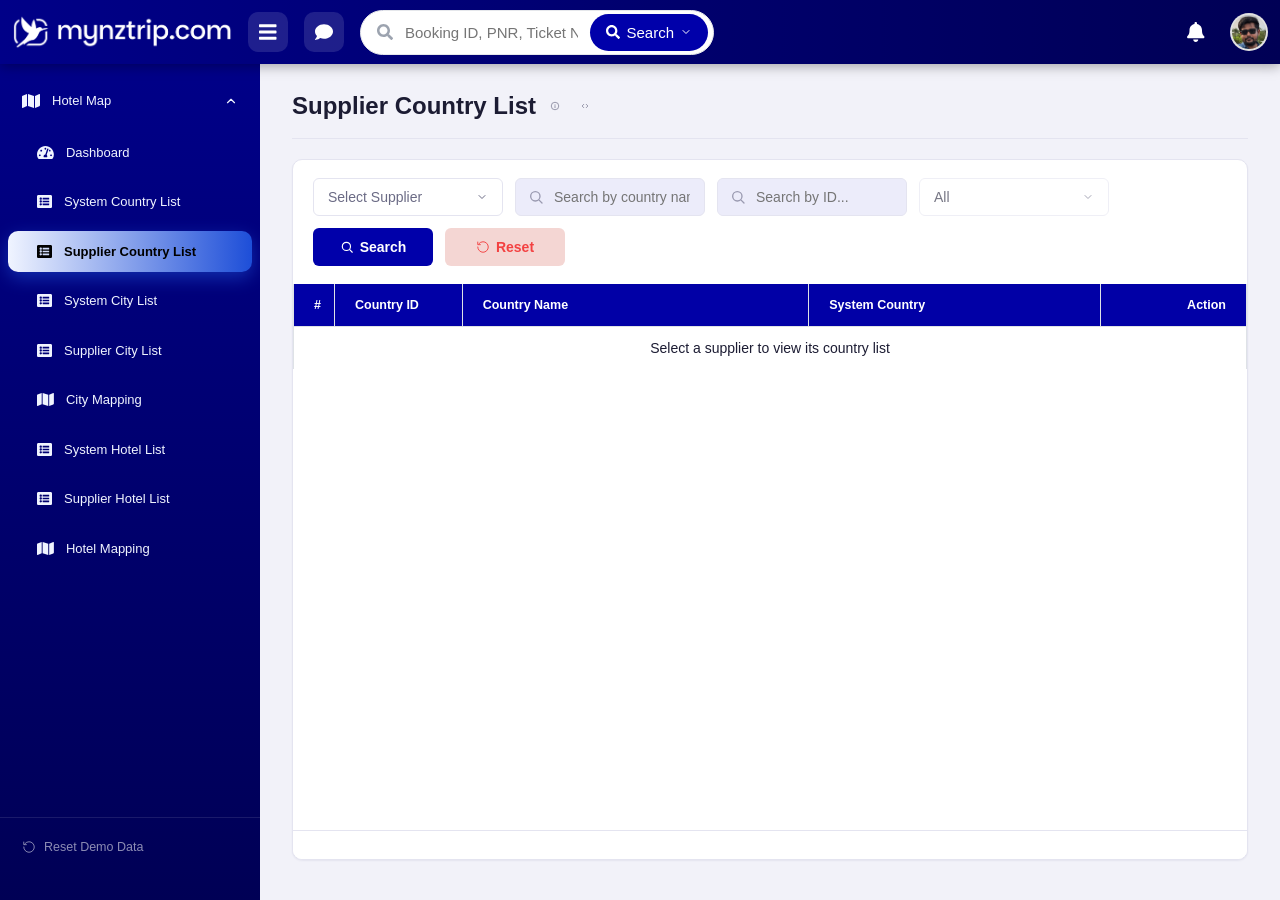
<file: country-supplier.html>
<!doctype html>
<html lang="en">
<head>
<meta charset="UTF-8" />
<meta name="viewport" content="width=device-width, initial-scale=1.0" />
<title>Supplier Country List – Hotel Map | mynztrip.com</title>
<link rel="stylesheet" href="css/styles.css" />
</head>
<body>
<div class="app-shell">

  <!-- Top bar -->
  <header class="topbar">
    <div class="topbar-brand">
      <img class="admin-logo" src="assets/logo/mynztrip_logo_white.png" alt="mynztrip.com" width="220" height="34" />
    </div>

    <button class="icon-btn" aria-label="Menu">
      <svg width="17.5" height="20" viewBox="0 0 448 512" fill="currentColor"><path d="M16 132h416c8.837 0 16-7.163 16-16V76c0-8.837-7.163-16-16-16H16C7.163 60 0 67.163 0 76v40c0 8.837 7.163 16 16 16zm0 160h416c8.837 0 16-7.163 16-16v-40c0-8.837-7.163-16-16-16H16c-8.837 0-16 7.163-16 16v40c0 8.837 7.163 16 16 16zm0 160h416c8.837 0 16-7.163 16-16v-40c0-8.837-7.163-16-16-16H16c-8.837 0-16 7.163-16 16v40c0 8.837 7.163 16 16 16z"/></svg>
    </button>

    <button class="icon-btn accent-red" aria-label="Messages">
      <svg width="18" height="18" viewBox="0 0 512 512" fill="#fff"><path d="M256 32C114.6 32 0 125.1 0 240c0 49.6 21.4 95 57 130.7C44.5 421.1 2.7 466 2.2 466.5c-2.2 2.3-2.8 5.7-1.5 8.7S4.8 480 8 480c66.3 0 116-31.8 140.6-51.4 32.7 12.3 69 19.4 107.4 19.4 141.4 0 256-93.1 256-208S397.4 32 256 32z"/></svg>
    </button>

    <div class="topbar-search">
      <svg width="16" height="16" viewBox="0 0 512 512" fill="currentColor"><path d="M505 442.7L405.3 343c-4.5-4.5-10.6-7-17-7H372c27.6-35.3 44-79.7 44-128C416 93.1 322.9 0 208 0S0 93.1 0 208s93.1 208 208 208c48.3 0 92.7-16.4 128-44v16.3c0 6.4 2.5 12.5 7 17l99.7 99.7c9.4 9.4 24.6 9.4 33.9 0l28.3-28.3c9.4-9.4 9.4-24.6.1-34zM208 336c-70.7 0-128-57.2-128-128 0-70.7 57.2-128 128-128 70.7 0 128 57.2 128 128 0 70.7-57.2 128-128 128z"/></svg>
      <input type="text" placeholder="Booking ID, PNR, Ticket No..." />
      <button type="button">
        <svg width="14" height="14" viewBox="0 0 512 512" fill="#fff"><path d="M505 442.7L405.3 343c-4.5-4.5-10.6-7-17-7H372c27.6-35.3 44-79.7 44-128C416 93.1 322.9 0 208 0S0 93.1 0 208s93.1 208 208 208c48.3 0 92.7-16.4 128-44v16.3c0 6.4 2.5 12.5 7 17l99.7 99.7c9.4 9.4 24.6 9.4 33.9 0l28.3-28.3c9.4-9.4 9.4-24.6.1-34zM208 336c-70.7 0-128-57.2-128-128 0-70.7 57.2-128 128-128 70.7 0 128 57.2 128 128 0 70.7-57.2 128-128 128z"/></svg>
        Search
        <svg width="12" height="12" viewBox="0 0 24 24" fill="none"><path d="M6 9l6 6 6-6" stroke="#fff" stroke-width="2" stroke-linecap="round" stroke-linejoin="round"/></svg>
      </button>
    </div>

    <div class="topbar-right">
      <button class="icon-btn" aria-label="Notifications">
        <svg width="17.5" height="20" viewBox="0 0 448 512" fill="#fff"><path d="M224 512c35.32 0 63.97-28.65 63.97-64H160.03c0 35.35 28.65 64 63.97 64zm215.39-149.71c-19.32-20.76-55.47-51.99-55.47-154.29 0-77.7-54.48-139.9-127.94-155.16V32c0-17.67-14.32-32-31.98-32s-31.98 14.33-31.98 32v20.84C118.56 68.1 64.08 130.3 64.08 208c0 102.3-36.15 133.53-55.47 154.29-6 6.45-8.66 14.16-8.61 21.71.11 16.4 12.98 32 32.1 32h383.8c19.12 0 32-15.6 32.1-32 .05-7.55-2.61-15.27-8.61-21.71z"/></svg>
      </button>
      <img class="avatar" src="assets/profile-photo.png" alt="Your account" width="38" height="38" />
    </div>
  </header>

  <div class="app-body">

    <!-- Sidebar -->
    <aside class="sidebar">
      <!-- Hotel Map (mother menu — every page in this project lives under
           it, Dashboard included). Two levels only: this parent and its
           pages. The Country/City/Hotel accordions that used to sit
           between them are gone — they made every page three clicks deep
           and hid the one thing the menu is for, which is seeing what
           exists. -->
      <!-- Menu icons are Font Awesome Free glyphs (CC BY 4.0) — the same ones
           the live portal uses: fa-map for the parent, fa-tachometer-alt for
           Dashboard, fa-list-alt for the lists. Inlined as paths so they match
           exactly without pulling in the Font Awesome runtime. -->
      <nav class="nav-group open">
        <button class="nav-item active">
          <svg width="18" height="16" viewBox="0 0 576 512" fill="currentColor"><path d="M0 117.66v346.32c0 11.32 11.43 19.06 21.94 14.86L160 416V32L20.12 87.95A32.006 32.006 0 0 0 0 117.66zM192 416l192 64V96L192 32v384zM554.06 33.16L416 96v384l139.88-55.95A31.996 31.996 0 0 0 576 394.34V48.02c0-11.32-11.43-19.06-21.94-14.86z"/></svg>
          Hotel Map
          <svg class="chevron" width="14" height="14" viewBox="0 0 24 24" fill="none"><path d="M6 9l6 6 6-6" stroke="currentColor" stroke-width="2" stroke-linecap="round" stroke-linejoin="round"/></svg>
        </button>
        <div class="submenu">
          <a class="submenu-item" href="dashboard.html">
            <svg width="16.875" height="15" viewBox="0 0 576 512" fill="currentColor"><path d="M288 32C128.94 32 0 160.94 0 320c0 52.8 14.25 102.26 39.06 144.8 5.61 9.62 16.3 15.2 27.44 15.2h443c11.14 0 21.83-5.58 27.44-15.2C561.75 422.26 576 372.8 576 320c0-159.06-128.94-288-288-288zm0 64c14.71 0 26.58 10.13 30.32 23.65-1.11 2.26-2.64 4.23-3.45 6.67l-9.22 27.67c-5.13 3.49-10.97 6.01-17.64 6.01-17.67 0-32-14.33-32-32S270.33 96 288 96zM96 384c-17.67 0-32-14.33-32-32s14.33-32 32-32 32 14.33 32 32-14.33 32-32 32zm48-160c-17.67 0-32-14.33-32-32s14.33-32 32-32 32 14.33 32 32-14.33 32-32 32zm246.77-72.41l-61.33 184C343.13 347.33 352 364.54 352 384c0 11.72-3.38 22.55-8.88 32H232.88c-5.5-9.45-8.88-20.28-8.88-32 0-33.94 26.5-61.43 59.9-63.59l61.34-184.01c4.17-12.56 17.73-19.45 30.36-15.17 12.57 4.19 19.35 17.79 15.17 30.36zm14.66 57.2l15.52-46.55c3.47-1.29 7.13-2.23 11.05-2.23 17.67 0 32 14.33 32 32s-14.33 32-32 32c-11.38-.01-20.89-6.28-26.57-15.22zM480 384c-17.67 0-32-14.33-32-32s14.33-32 32-32 32 14.33 32 32-14.33 32-32 32z"/></svg>
            Dashboard
          </a>
          <a class="submenu-item" href="country-system.html">
            <svg width="15" height="15" viewBox="0 0 512 512" fill="currentColor"><path d="M464 480H48c-26.51 0-48-21.49-48-48V80c0-26.51 21.49-48 48-48h416c26.51 0 48 21.49 48 48v352c0 26.51-21.49 48-48 48zM128 120c-22.091 0-40 17.909-40 40s17.909 40 40 40 40-17.909 40-40-17.909-40-40-40zm0 96c-22.091 0-40 17.909-40 40s17.909 40 40 40 40-17.909 40-40-17.909-40-40-40zm0 96c-22.091 0-40 17.909-40 40s17.909 40 40 40 40-17.909 40-40-17.909-40-40-40zm288-136v-32c0-6.627-5.373-12-12-12H204c-6.627 0-12 5.373-12 12v32c0 6.627 5.373 12 12 12h200c6.627 0 12-5.373 12-12zm0 96v-32c0-6.627-5.373-12-12-12H204c-6.627 0-12 5.373-12 12v32c0 6.627 5.373 12 12 12h200c6.627 0 12-5.373 12-12zm0 96v-32c0-6.627-5.373-12-12-12H204c-6.627 0-12 5.373-12 12v32c0 6.627 5.373 12 12 12h200c6.627 0 12-5.373 12-12z"/></svg>
            System Country List
          </a>
          <a class="submenu-item active" href="country-supplier.html">
            <svg width="15" height="15" viewBox="0 0 512 512" fill="currentColor"><path d="M464 480H48c-26.51 0-48-21.49-48-48V80c0-26.51 21.49-48 48-48h416c26.51 0 48 21.49 48 48v352c0 26.51-21.49 48-48 48zM128 120c-22.091 0-40 17.909-40 40s17.909 40 40 40 40-17.909 40-40-17.909-40-40-40zm0 96c-22.091 0-40 17.909-40 40s17.909 40 40 40 40-17.909 40-40-17.909-40-40-40zm0 96c-22.091 0-40 17.909-40 40s17.909 40 40 40 40-17.909 40-40-17.909-40-40-40zm288-136v-32c0-6.627-5.373-12-12-12H204c-6.627 0-12 5.373-12 12v32c0 6.627 5.373 12 12 12h200c6.627 0 12-5.373 12-12zm0 96v-32c0-6.627-5.373-12-12-12H204c-6.627 0-12 5.373-12 12v32c0 6.627 5.373 12 12 12h200c6.627 0 12-5.373 12-12zm0 96v-32c0-6.627-5.373-12-12-12H204c-6.627 0-12 5.373-12 12v32c0 6.627 5.373 12 12 12h200c6.627 0 12-5.373 12-12z"/></svg>
            Supplier Country List
          </a>
          <a class="submenu-item" href="city-system.html">
            <svg width="15" height="15" viewBox="0 0 512 512" fill="currentColor"><path d="M464 480H48c-26.51 0-48-21.49-48-48V80c0-26.51 21.49-48 48-48h416c26.51 0 48 21.49 48 48v352c0 26.51-21.49 48-48 48zM128 120c-22.091 0-40 17.909-40 40s17.909 40 40 40 40-17.909 40-40-17.909-40-40-40zm0 96c-22.091 0-40 17.909-40 40s17.909 40 40 40 40-17.909 40-40-17.909-40-40-40zm0 96c-22.091 0-40 17.909-40 40s17.909 40 40 40 40-17.909 40-40-17.909-40-40-40zm288-136v-32c0-6.627-5.373-12-12-12H204c-6.627 0-12 5.373-12 12v32c0 6.627 5.373 12 12 12h200c6.627 0 12-5.373 12-12zm0 96v-32c0-6.627-5.373-12-12-12H204c-6.627 0-12 5.373-12 12v32c0 6.627 5.373 12 12 12h200c6.627 0 12-5.373 12-12zm0 96v-32c0-6.627-5.373-12-12-12H204c-6.627 0-12 5.373-12 12v32c0 6.627 5.373 12 12 12h200c6.627 0 12-5.373 12-12z"/></svg>
            System City List
          </a>
          <a class="submenu-item" href="city-supplier.html">
            <svg width="15" height="15" viewBox="0 0 512 512" fill="currentColor"><path d="M464 480H48c-26.51 0-48-21.49-48-48V80c0-26.51 21.49-48 48-48h416c26.51 0 48 21.49 48 48v352c0 26.51-21.49 48-48 48zM128 120c-22.091 0-40 17.909-40 40s17.909 40 40 40 40-17.909 40-40-17.909-40-40-40zm0 96c-22.091 0-40 17.909-40 40s17.909 40 40 40 40-17.909 40-40-17.909-40-40-40zm0 96c-22.091 0-40 17.909-40 40s17.909 40 40 40 40-17.909 40-40-17.909-40-40-40zm288-136v-32c0-6.627-5.373-12-12-12H204c-6.627 0-12 5.373-12 12v32c0 6.627 5.373 12 12 12h200c6.627 0 12-5.373 12-12zm0 96v-32c0-6.627-5.373-12-12-12H204c-6.627 0-12 5.373-12 12v32c0 6.627 5.373 12 12 12h200c6.627 0 12-5.373 12-12zm0 96v-32c0-6.627-5.373-12-12-12H204c-6.627 0-12 5.373-12 12v32c0 6.627 5.373 12 12 12h200c6.627 0 12-5.373 12-12z"/></svg>
            Supplier City List
          </a>
          <!-- The two mapping screens carry the Map icon used for every
               mapping action in this project, not the list icon: they are
               where relationships are made, not another list to read. -->
          <a class="submenu-item" href="city-mapping.html">
            <svg width="16.875" height="15" viewBox="0 0 576 512" fill="currentColor"><path d="M0 117.66v346.32c0 11.32 11.43 19.06 21.94 14.86L160 416V32L20.12 87.95A32.006 32.006 0 0 0 0 117.66zM192 416l192 64V96L192 32v384zM554.06 33.16L416 96v384l139.88-55.95A31.996 31.996 0 0 0 576 394.34V48.02c0-11.32-11.43-19.06-21.94-14.86z"/></svg>
            City Mapping
          </a>
          <a class="submenu-item" href="hotel-system.html">
            <svg width="15" height="15" viewBox="0 0 512 512" fill="currentColor"><path d="M464 480H48c-26.51 0-48-21.49-48-48V80c0-26.51 21.49-48 48-48h416c26.51 0 48 21.49 48 48v352c0 26.51-21.49 48-48 48zM128 120c-22.091 0-40 17.909-40 40s17.909 40 40 40 40-17.909 40-40-17.909-40-40-40zm0 96c-22.091 0-40 17.909-40 40s17.909 40 40 40 40-17.909 40-40-17.909-40-40-40zm0 96c-22.091 0-40 17.909-40 40s17.909 40 40 40 40-17.909 40-40-17.909-40-40-40zm288-136v-32c0-6.627-5.373-12-12-12H204c-6.627 0-12 5.373-12 12v32c0 6.627 5.373 12 12 12h200c6.627 0 12-5.373 12-12zm0 96v-32c0-6.627-5.373-12-12-12H204c-6.627 0-12 5.373-12 12v32c0 6.627 5.373 12 12 12h200c6.627 0 12-5.373 12-12zm0 96v-32c0-6.627-5.373-12-12-12H204c-6.627 0-12 5.373-12 12v32c0 6.627 5.373 12 12 12h200c6.627 0 12-5.373 12-12z"/></svg>
            System Hotel List
          </a>
          <a class="submenu-item" href="hotel-supplier.html">
            <svg width="15" height="15" viewBox="0 0 512 512" fill="currentColor"><path d="M464 480H48c-26.51 0-48-21.49-48-48V80c0-26.51 21.49-48 48-48h416c26.51 0 48 21.49 48 48v352c0 26.51-21.49 48-48 48zM128 120c-22.091 0-40 17.909-40 40s17.909 40 40 40 40-17.909 40-40-17.909-40-40-40zm0 96c-22.091 0-40 17.909-40 40s17.909 40 40 40 40-17.909 40-40-17.909-40-40-40zm0 96c-22.091 0-40 17.909-40 40s17.909 40 40 40 40-17.909 40-40-17.909-40-40-40zm288-136v-32c0-6.627-5.373-12-12-12H204c-6.627 0-12 5.373-12 12v32c0 6.627 5.373 12 12 12h200c6.627 0 12-5.373 12-12zm0 96v-32c0-6.627-5.373-12-12-12H204c-6.627 0-12 5.373-12 12v32c0 6.627 5.373 12 12 12h200c6.627 0 12-5.373 12-12zm0 96v-32c0-6.627-5.373-12-12-12H204c-6.627 0-12 5.373-12 12v32c0 6.627 5.373 12 12 12h200c6.627 0 12-5.373 12-12z"/></svg>
            Supplier Hotel List
          </a>
          <a class="submenu-item" href="hotel-mapping.html">
            <svg width="16.875" height="15" viewBox="0 0 576 512" fill="currentColor"><path d="M0 117.66v346.32c0 11.32 11.43 19.06 21.94 14.86L160 416V32L20.12 87.95A32.006 32.006 0 0 0 0 117.66zM192 416l192 64V96L192 32v384zM554.06 33.16L416 96v384l139.88-55.95A31.996 31.996 0 0 0 576 394.34V48.02c0-11.32-11.43-19.06-21.94-14.86z"/></svg>
            Hotel Mapping
          </a>
        </div>
      </nav>

      <div class="sidebar-footer">
        <button class="reset-demo-btn" id="resetDemoDataBtn">
          <svg width="14" height="14" viewBox="0 0 24 24" fill="none"><path d="M3 12a9 9 0 109-9 9 9 0 00-7 3.3" stroke="currentColor" stroke-width="1.6" stroke-linecap="round"/><path d="M3 3.5V8h4.5" stroke="currentColor" stroke-width="1.6" stroke-linecap="round" stroke-linejoin="round"/></svg>
          Reset Demo Data
        </button>
      </div>
    </aside>

    <!-- Main content -->
    <main class="main-content">
      <div class="page-header">
        <div class="page-title-row">
          <h1 class="page-title">Supplier Country List</h1>
          <button class="info-icon-btn" data-info-target="#supplierCountryInfo" data-info-title="Supplier Country List" aria-label="About this page">
            <svg width="16" height="16" viewBox="0 0 24 24" fill="none"><circle cx="12" cy="12" r="9" stroke="currentColor" stroke-width="1.6"/><path d="M12 11v5" stroke="currentColor" stroke-width="1.6" stroke-linecap="round"/><circle cx="12" cy="8" r="1" fill="currentColor"/></svg>
          </button>
          <button class="info-icon-btn" data-info-target="#supplierCountryDevNotes" data-info-title="Developer Notes — Supplier Country List" aria-label="Developer notes for this page">
            <svg width="16" height="16" viewBox="0 0 24 24" fill="none"><path d="M9 8l-4 4 4 4M15 8l4 4-4 4" stroke="currentColor" stroke-width="1.6" stroke-linecap="round" stroke-linejoin="round"/></svg>
          </button>
        </div>
      </div>
      <hr class="page-divider" />

      <template id="supplierCountryInfo">
        <p>This page maps each <strong>supplier's own country list</strong> to the system's master country list, so bookings from different suppliers can be matched to the same country record.</p>
        <ul>
          <li><strong>#</strong> — the row's position in the whole result, not just the page on screen, so row 11 is still 11 on page 2. It renumbers when a search changes what the list holds.</li>
          <li>The list is fetched, so it shows placeholder rows for a moment whenever it is queried — picking a supplier, <strong>Search</strong>, <strong>Reset</strong>, changing the Mapped filter, and changing page or rows per page. Mapping or unmapping a row updates it in place without re-fetching.</li>
          <li><strong>Country ID</strong> — the supplier's own identifier for this country. Fixed, not editable here.</li>
          <li><strong>Map</strong> — choose which system country a supplier's country corresponds to. If it's already mapped, an <strong>Unmap</strong> option appears in the same dialog, and reassigning to a different country asks you to confirm first.</li>
          <li><strong>History</strong> — every mapping made, remapped, or removed, with who made the change and when.</li>
          <li><strong>View Cities</strong> — open this supplier's city list, filtered to this country.</li>
        </ul>
      </template>

      <template id="supplierCountryDevNotes">
        <p>This is where each supplier's own country list gets matched to the system's master country list, so bookings from different suppliers can be reconciled to one record.</p>
        <ul>
          <li><strong>The list is a query, and looks like one.</strong> Fetching it shows the placeholder table — the header stays put and the body fills with placeholder rows, the same loading state every list screen uses. Only the body is replaced: the columns never change, so redrawing the header would flicker the one part of the table that is genuinely ready. The pagination footer is emptied for the same reason — page numbers describing rows that aren't on screen are a lie — and comes back with the rows. It runs on <strong>picking a supplier, Search, Reset, a change of the Mapped filter and any page or rows-per-page change</strong>, each a real query in a deployed system. Mapping or unmapping a row does <em>not</em>: that row is already on screen and only its own value changed. With no supplier picked nothing is being fetched at all, so that state answers immediately rather than sitting behind a wait.</li>
          <li><strong>#</strong> — the row's position in the whole result set, not within the page, so row 11 reads 11 on page 2. It is a position, not an identity: the Country ID is what identifies a row, and the number changes the moment a search narrows the list.</li>
          <li><strong>Map</strong> — pick which country on the master list a supplier's country corresponds to. Reassigning a country that's already mapped to a different one must show old vs. new and require explicit confirmation — never silent. Picking the same country it's already mapped to must not save or log anything.</li>
          <li><strong>Unmap</strong> — clear an existing mapping, leaving the supplier's country unmapped. Must require confirmation before removing it.</li>
          <li><strong>History</strong> — every entry has three parts: an <strong>operation name</strong>, a <strong>description</strong> in that operation's fixed pattern, and <strong>who + when</strong>. Logged the instant the change happens (never reconstructed later by comparing snapshots), newest entry first. A mapping change always writes to <strong>two</strong> records — this supplier's country AND the affected master-list country — no matter which screen made the change.
            <p>When a description needs to show more than one distinct fact — e.g. who made the change, and separately what it changed from/to — separate the facts with a single pipe character <code>|</code>. The history view splits on <code>|</code> and puts each part on its own line, so a card stays easy to scan instead of one dense run-on sentence. Only insert <code>|</code> between genuinely distinct facts, and never for any other purpose — it's reserved as the line-break marker.</p>
            <p><strong>On this supplier's own country record:</strong></p>
            <ul>
              <li><strong>Map</strong> — this is the first time this country has ever been linked to a master-list country. Description: <em>{new country} ({code})</em></li>
              <li><strong>Remap</strong> — an existing link changed to a different country. Description: <em>{old country} ({code}) -&gt; {new country} ({code})</em></li>
              <li><strong>Unmap</strong> — an existing link was removed, with nothing put in its place. Description: <em>{old country} ({code}) -&gt; Not mapped</em></li>
            </ul>
            <p><strong>On the matching master-list country's own record</strong> (the same event, from its side — always Map/Remap/Unmap, never Edit/Create, which are reserved for renaming a country, not a mapping change):</p>
            <ul>
              <li><strong>Map</strong> — this supplier's country became linked to it for the first time (it had no country before). Description: <em>{Supplier} — {supplier's country name} — ID: {supplier's country ID}</em></li>
              <li><strong>Unmap</strong> — this supplier's country got unlinked entirely, with nothing put in its place. Description: <em>{Supplier} — {supplier's country name} — ID: {supplier's country ID}</em></li>
              <li><strong>Remap</strong> — this supplier's country moved between two countries. Both the country it left and the country it moved to log this as one Remap event, never as Unmap on one and Map on the other — and both log the exact same description, so either country's history is understandable on its own. Description: <em>{Supplier} — {supplier's country name} — ID: {supplier's country ID}|{old country} ({code}) -&gt; {new country} ({code})</em> (two lines: who, then what changed)</li>
            </ul>
          </li>
          <li><strong>View Cities</strong> — jumps to this supplier's city list, filtered to this country.</li>
        </ul>
        <p><strong>Everywhere:</strong> save immediately with clear success/error feedback, confirm before overwriting any existing relationship, and key relationships by permanent code/id — never by an editable name.</p>
      </template>

      <section class="content-card">
        <div class="card-toolbar">
          <div class="toolbar-controls">
            <select class="filter-select" id="supplierFilter">
              <option value="">Select Supplier</option>
            </select>
            <div class="toolbar-search">
              <svg width="16" height="16" viewBox="0 0 24 24" fill="none"><circle cx="11" cy="11" r="7" stroke="currentColor" stroke-width="2"/><path d="M21 21l-4.35-4.35" stroke="currentColor" stroke-width="2" stroke-linecap="round"/></svg>
              <input type="text" id="supplierCountryNameSearch" placeholder="Search by country name..." disabled />
            </div>
            <div class="toolbar-search">
              <svg width="16" height="16" viewBox="0 0 24 24" fill="none"><circle cx="11" cy="11" r="7" stroke="currentColor" stroke-width="2"/><path d="M21 21l-4.35-4.35" stroke="currentColor" stroke-width="2" stroke-linecap="round"/></svg>
              <input type="text" id="supplierCountryIdSearch" placeholder="Search by ID..." disabled />
            </div>
            <select class="filter-select" id="mappedFilter" disabled>
              <option value="all">All</option>
              <option value="mapped">Mapped</option>
              <option value="unmapped">Unmapped</option>
            </select>
            <button class="btn btn-primary" id="supplierCountrySearchBtn" disabled>
              <svg width="14" height="14" viewBox="0 0 24 24" fill="none"><circle cx="11" cy="11" r="7" stroke="#fff" stroke-width="2"/><path d="M21 21l-4.35-4.35" stroke="#fff" stroke-width="2" stroke-linecap="round"/></svg>
              Search
            </button>
            <button class="btn btn-danger" id="resetSupplierCountryFilterBtn">
              <svg width="14" height="14" viewBox="0 0 24 24" fill="none"><path d="M3 12a9 9 0 109-9 9 9 0 00-7 3.3" stroke="currentColor" stroke-width="1.6" stroke-linecap="round"/><path d="M3 3.5V8h4.5" stroke="currentColor" stroke-width="1.6" stroke-linecap="round" stroke-linejoin="round"/></svg>
              Reset
            </button>
          </div>
        </div>

        <div class="table-wrap">
          <table class="data-table" id="supplierCountryTable">
            <thead>
              <tr>
                <th class="table-num">#</th>
                <th style="width:14%">Country ID</th>
                <th style="width:38%">Country Name</th>
                <th style="width:32%">System Country</th>
                <th class="table-action" style="width:16%">Action</th>
              </tr>
            </thead>
            <tbody>
              <tr>
                <td colspan="5" class="empty-state">Select a supplier to view its country list</td>
              </tr>
            </tbody>
          </table>
        </div>

        <div class="table-footer pagination-bar" id="paginationBar"></div>
      </section>
    </main>
  </div>
</div>

<!-- Map Country Modal -->
<div class="modal-overlay" id="mapCountryModal">
  <div class="modal">
    <div class="modal-header">
      <h3>Map Country</h3>
      <button class="modal-close" data-modal-close aria-label="Close">
        <svg width="16" height="16" viewBox="0 0 24 24" fill="none"><path d="M6 6l12 12M18 6L6 18" stroke="currentColor" stroke-width="2" stroke-linecap="round"/></svg>
      </button>
    </div>
    <div class="modal-body">
      <div class="form-group">
        <label for="mapSupplierName">Supplier</label>
        <input type="text" id="mapSupplierName" disabled />
      </div>
      <div class="form-group">
        <label for="mapSupplierCountryName">Supplier Country</label>
        <input type="text" id="mapSupplierCountryName" disabled />
      </div>
      <div class="form-group">
        <label for="mapSupplierCountryId">Supplier Country ID</label>
        <input type="text" id="mapSupplierCountryId" disabled />
      </div>
      <div class="form-group">
        <label for="systemCountrySelect">System Country</label>
        <select id="systemCountrySelect" class="filter-select" style="width:100%; min-width:0;">
          <option value="">Select system country</option>
        </select>
      </div>
    </div>
    <div class="modal-footer">
      <button class="btn btn-secondary" id="unmapCountryBtn" style="display:none; margin-right:auto;">Unmap</button>
      <button class="btn btn-secondary" data-modal-close>Cancel</button>
      <button class="btn btn-primary" id="saveMappingBtn">Save Mapping</button>
    </div>
  </div>
</div>

<!-- Confirm Dialog: intentional exception to the sliding-drawer modal
     convention — this is a real centered popup (fade + scale in place),
     since a confirm/warning prompt reads better centered than as a drawer.
     Mirrors the same #confirmModal pattern used in city-mapping.html. -->
<div class="modal-overlay popup-overlay" id="confirmModal">
  <div class="popup-box">
    <div class="modal-header">
      <h3>Please Confirm</h3>
      <button class="modal-close" data-modal-close aria-label="Close">
        <svg width="16" height="16" viewBox="0 0 24 24" fill="none"><path d="M6 6l12 12M18 6L6 18" stroke="currentColor" stroke-width="2" stroke-linecap="round"/></svg>
      </button>
    </div>
    <div class="modal-body">
      <div id="confirmMessage"></div>
    </div>
    <div class="modal-footer">
      <button class="btn btn-secondary" data-modal-close>Cancel</button>
      <button class="btn btn-primary" id="confirmActionBtn">Continue</button>
    </div>
  </div>
</div>

<!-- Mapping History Modal (card design) -->
<div class="modal-overlay" id="historyModal">
  <div class="modal">
    <div class="modal-header">
      <h3>Mapping History <span id="historyCountryName" style="color:var(--text-muted); font-weight:600;"></span></h3>
      <button class="modal-close" data-modal-close aria-label="Close">
        <svg width="16" height="16" viewBox="0 0 24 24" fill="none"><path d="M6 6l12 12M18 6L6 18" stroke="currentColor" stroke-width="2" stroke-linecap="round"/></svg>
      </button>
    </div>
    <div class="modal-body">
      <div class="history-list" id="historyList"></div>
    </div>
  </div>
</div>

<script src="js/app.js"></script>
<script src="js/data.js"></script>
<script>
  const systemCountrySelect = document.getElementById("systemCountrySelect");
  systemCountrySelect.insertAdjacentHTML(
    "beforeend",
    SYSTEM_COUNTRIES.map((c) => `<option value="${c.name}">${systemCountryOptionLabel(c.name)}</option>`).join("")
  );

  const tbody = document.querySelector("#supplierCountryTable tbody");
  const paginationBar = document.getElementById("paginationBar");
  const supplierFilter = document.getElementById("supplierFilter");
  supplierFilter.insertAdjacentHTML(
    "beforeend",
    Object.keys(SUPPLIER_LABELS)
      .map((key) => `<option value="${key}">${SUPPLIER_LABELS[key]}</option>`)
      .join("")
  );
  const mappedFilter = document.getElementById("mappedFilter");
  const nameSearchInput = document.getElementById("supplierCountryNameSearch");
  const idSearchInput = document.getElementById("supplierCountryIdSearch");
  const searchBtn = document.getElementById("supplierCountrySearchBtn");

  let state = { page: 1, pageSize: 10, supplier: "", mapped: "all", nameQuery: "", idQuery: "" };

  function getFiltered() {
    if (!state.supplier) return [];
    let rows = supplierCountries[state.supplier] || [];
    if (state.mapped === "mapped") rows = rows.filter((r) => r.systemCountry);
    if (state.mapped === "unmapped") rows = rows.filter((r) => !r.systemCountry);
    const nameQ = state.nameQuery.trim().toLowerCase();
    const idQ = state.idQuery.trim().toLowerCase();
    if (nameQ) rows = rows.filter((r) => r.name.toLowerCase().includes(nameQ));
    if (idQ) rows = rows.filter((r) => r.supplierId.toLowerCase().includes(idQ));
    return rows;
  }

  // Every trip through the list is a query in a real deployment — the first
  // load, a Search, a Reset, a page or page-size change — so each one shows
  // the skeleton first (see withTableLoading in js/app.js). Saving an edit
  // deliberately does NOT: the row is already on screen and only its own
  // values changed, so replacing the whole table with placeholders would be
  // describing a fetch the user didn't ask for.
  //
  // Only the body is skeletoned. The header is already on screen and its
  // columns never change, so redrawing it would make the one part of the
  // table that is genuinely ready flicker. The pagination footer is emptied
  // for the same reason — page numbers describing rows that aren't on screen
  // are a lie — and comes back with them.
  const tableWrap = document.querySelector("#supplierCountryTable").closest(".table-wrap");
  const SUPPLIER_COUNTRY_COLUMN_COUNT = document.querySelectorAll("#supplierCountryTable thead th").length;

  function render() {
    // Nothing is fetched until a supplier is picked, so this case answers
    // straight away rather than showing a skeleton for a query that will
    // never run (see cancelTableLoading in js/app.js).
    if (!state.supplier) {
      cancelTableLoading(tbody);
      tableWrap.classList.remove("skeleton");
      renderRows();
      return;
    }

    tableWrap.classList.add("skeleton");
    paginationBar.innerHTML = "";
    withTableLoading(tbody, skeletonRowsHtml(SUPPLIER_COUNTRY_COLUMN_COUNT), () => {
      tableWrap.classList.remove("skeleton");
      renderRows();
    });
  }

  function renderRows() {
    if (!state.supplier) {
      tbody.innerHTML = `<tr><td colspan="5" class="empty-state">Select a supplier to view its country list</td></tr>`;
      paginationBar.innerHTML = "";
      return;
    }

    const filtered = getFiltered();
    const totalPages = Math.max(1, Math.ceil(filtered.length / state.pageSize));
    state.page = Math.min(state.page, totalPages);
    const startIdx = (state.page - 1) * state.pageSize;
    const pageItems = filtered.slice(startIdx, startIdx + state.pageSize);

    tbody.innerHTML = pageItems.length
      ? pageItems
          .map(
            (r, i) => `
      <tr>
        <td class="table-num">${startIdx + i + 1}</td>
        <td style="white-space:nowrap">
          <div class="code-badge truncatable truncatable--badge-value" title="${r.supplierId}"><span class="truncatable-text">${r.supplierId}</span></div>
        </td>
        <td><div class="truncatable truncatable--cell-text" title="${r.name}"><span class="truncatable-text">${r.name}</span></div></td>
        <td>${
          r.systemCountry
            ? `<div class="system-country-cell">
                 <span class="code-badge">${SYSTEM_COUNTRY_CODES[r.systemCountry] || "-"}</span>
                 <span class="truncatable truncatable--country" title="${r.systemCountry}"><span class="truncatable-text">${r.systemCountry}</span></span>
               </div>`
            : '<span class="text-not-mapped">Not mapped</span>'
        }</td>
        <td>
          <div class="row-actions">
            <button class="action-btn" data-map-btn data-row-id="${r.id}" aria-label="Map ${r.name}">
              <svg width="15" height="15" viewBox="0 0 24 24" fill="none"><path d="M9 17l-4.5 2V7L9 5m0 12l6 2m-6-2V5m6 14l4.5-2V5L15 7m0 12V7m0 0L9 5" stroke="currentColor" stroke-width="1.5" stroke-linejoin="round"/></svg>
            </button>
            <button class="action-btn" data-history-btn data-row-id="${r.id}" aria-label="View mapping history for ${r.name}">
              <svg width="15" height="15" viewBox="0 0 24 24" fill="none"><path d="M3 12a9 9 0 109-9 9 9 0 00-7 3.3" stroke="currentColor" stroke-width="1.6" stroke-linecap="round"/><path d="M3 3.5V8h4.5" stroke="currentColor" stroke-width="1.6" stroke-linecap="round" stroke-linejoin="round"/><path d="M12 7.5V12l3.2 2" stroke="currentColor" stroke-width="1.6" stroke-linecap="round" stroke-linejoin="round"/></svg>
            </button>
            <a class="action-btn" href="city-supplier.html?supplier=${state.supplier}&country=${r.code}" target="_blank" rel="noopener" aria-label="View cities in ${r.name}">
              <svg width="15" height="15" viewBox="0 0 24 24" fill="none"><path d="M3 21V10l5-3v14M8 21V7l5-4v18M13 21v-9l5 2.5v6.5" stroke="currentColor" stroke-width="1.6" stroke-linejoin="round"/><path d="M3 21h18" stroke="currentColor" stroke-width="1.6" stroke-linecap="round"/></svg>
            </a>
          </div>
        </td>
      </tr>`
          )
          .join("")
      : `<tr><td colspan="5" class="empty-state">No countries match this filter</td></tr>`;

    renderPagination(paginationBar, {
      total: filtered.length,
      page: state.page,
      pageSize: state.pageSize,
      onChange: ({ page, pageSize }) => {
        state.page = page;
        state.pageSize = pageSize;
        render();
      },
    });

    refreshValueOverflowState();
  }

  // Re-measures every .truncatable cell after each render() — only cells
  // whose content genuinely doesn't fit their capped width get
  // .is-overflowing (and therefore the fade via CSS), same mechanism as
  // hotel-system.html/hotel-supplier.html's own copy of this function.
  function refreshValueOverflowState() {
    document.querySelectorAll("#supplierCountryTable .truncatable").forEach((el) => {
      el.classList.toggle("is-overflowing", el.scrollWidth > el.clientWidth + 1);
    });
  }

  supplierFilter.addEventListener("change", () => {
    state.supplier = supplierFilter.value;
    state.page = 1;
    mappedFilter.disabled = !state.supplier;
    nameSearchInput.disabled = !state.supplier;
    idSearchInput.disabled = !state.supplier;
    searchBtn.disabled = !state.supplier;
    if (!state.supplier) {
      state.nameQuery = "";
      state.idQuery = "";
      nameSearchInput.value = "";
      idSearchInput.value = "";
      mappedFilter.value = "all";
      state.mapped = "all";
    }
    render();
  });

  mappedFilter.addEventListener("change", () => {
    state.mapped = mappedFilter.value;
    state.page = 1;
    render();
  });

  // Typing alone never re-queries the table — only Search (or Enter in
  // either box) does, so a half-typed query never flashes a filtered/empty
  // list.
  function runSearchNow() {
    state.nameQuery = nameSearchInput.value;
    state.idQuery = idSearchInput.value;
    state.page = 1;
    render();
  }

  function onEnterKey(input, handler) {
    input.addEventListener("keydown", (e) => {
      if (e.key === "Enter") handler();
    });
  }

  searchBtn.addEventListener("click", runSearchNow);
  onEnterKey(nameSearchInput, runSearchNow);
  onEnterKey(idSearchInput, runSearchNow);

  // Reset only clears the search/mapped filters for the currently selected
  // supplier — it deliberately leaves the Supplier dropdown alone (unlike
  // before, when Reset cleared the supplier too), since the supplier is the
  // one thing you'd otherwise have to re-pick from scratch.
  document.getElementById("resetSupplierCountryFilterBtn").addEventListener("click", () => {
    nameSearchInput.value = "";
    idSearchInput.value = "";
    mappedFilter.value = "all";
    state.nameQuery = "";
    state.idQuery = "";
    state.mapped = "all";
    state.page = 1;
    render();
  });

  function currentRows() {
    return supplierCountries[state.supplier] || [];
  }

  document.addEventListener("click", (e) => {
    const mapBtn = e.target.closest("[data-map-btn]");
    if (mapBtn) {
      const record = currentRows().find((r) => String(r.id) === mapBtn.dataset.rowId);
      if (!record) return;
      document.getElementById("mapSupplierName").value = SUPPLIER_LABELS[state.supplier] || state.supplier;
      document.getElementById("mapSupplierCountryName").value = record.name;
      document.getElementById("mapSupplierCountryId").value = record.supplierId;
      systemCountrySelect.value = record.systemCountry || "";
      document.getElementById("unmapCountryBtn").style.display = record.systemCountry ? "" : "none";
      const mapModal = document.getElementById("mapCountryModal");
      mapModal.dataset.activeRow = record.id;
      openModal(mapModal);
      return;
    }

    const historyBtn = e.target.closest("[data-history-btn]");
    if (historyBtn) {
      const record = currentRows().find((r) => String(r.id) === historyBtn.dataset.rowId);
      if (!record) return;
      const supplierLabel = SUPPLIER_LABELS[state.supplier] || state.supplier;
      document.getElementById("historyCountryName").textContent = `— ${supplierLabel} / ${record.name} (ID: ${record.supplierId})`;
      showHistoryList(record.history, "No mapping history yet");
      openModal(document.getElementById("historyModal"));
    }
  });

  function applySupplierCountryMapping(record, selected) {
    const oldValue = record.systemCountry;
    const supplierCountryLabel = `${SUPPLIER_LABELS[state.supplier] || state.supplier} — ${record.name} — ID: ${record.supplierId}`;

    record.systemCountry = selected;
    record.history.push({
      // "Remap" (not "Map") when replacing an existing mapping with a
      // different one — matches the Map/Remap/Unmap vocabulary used
      // everywhere a mapping (not an entity property) changes; Unmap has
      // its own separate button/handler below.
      operation: oldValue ? "Remap" : "Map",
      systemCountry: selected,
      description: oldValue
        ? `${getSystemCountryNameWithCode(oldValue)} -> ${getSystemCountryNameWithCode(selected)}`
        : `${getSystemCountryNameWithCode(selected)}`,
      userName: CURRENT_USER.name,
      userEmail: CURRENT_USER.email,
      timestamp: new Date(),
    });

    // Dual-side logging, same reasoning as country-system.html's own
    // applyCountryMapping: the supplier country has one evolving value so
    // it gets the Map/Remap/Unmap changelog above; each affected system
    // country instead gets an additive/removal log line, since it can be
    // the target of several different suppliers' countries over time. A
    // remap (oldValue present, since `selected` is always present here —
    // a true unmap goes through the separate Unmap handler below) is one
    // event touching two country records, not two independent actions —
    // both sides log it as Remap, not Unmap/Map.
    const isRemap = Boolean(oldValue);
    // On a genuine remap, both affected countries' own history must say
    // exactly where the supplier country moved from and to (not just that
    // it changed) — same "old -> new" convention as this supplier country's
    // own "old -> new" changelog above, appended so either country's
    // history is legible on its own without cross-referencing the other.
    // HISTORY_LINE_BREAK (js/app.js) puts this on its own line instead of
    // cramming the "who" and the "old -> new" into one dense sentence.
    const remapSuffix = isRemap ? `${HISTORY_LINE_BREAK}${getSystemCountryNameWithCode(oldValue)} -> ${getSystemCountryNameWithCode(selected)}` : "";

    if (oldValue) {
      const oldCountry = SYSTEM_COUNTRIES.find((c) => c.name === oldValue);
      if (oldCountry) {
        oldCountry.history.push({
          operation: isRemap ? "Remap" : "Unmap",
          description: `${supplierCountryLabel}${remapSuffix}`,
          userName: CURRENT_USER.name,
          userEmail: CURRENT_USER.email,
          timestamp: new Date(),
        });
      }
    }
    const newCountry = SYSTEM_COUNTRIES.find((c) => c.name === selected);
    if (newCountry) {
      newCountry.history.push({
        operation: isRemap ? "Remap" : "Map",
        description: `${supplierCountryLabel}${remapSuffix}`,
        userName: CURRENT_USER.name,
        userEmail: CURRENT_USER.email,
        timestamp: new Date(),
      });
    }

    saveToStorage("supplierCountries", supplierCountries);
    saveToStorage("SYSTEM_COUNTRIES", SYSTEM_COUNTRIES);
    renderRows();
    document.getElementById("mapCountryModal").classList.remove("open");
    showToast("Country mapped successfully");
  }

  document.getElementById("saveMappingBtn").addEventListener("click", () => {
    const modal = document.getElementById("mapCountryModal");
    const rowId = modal.dataset.activeRow;
    const record = currentRows().find((r) => String(r.id) === String(rowId));
    const selected = systemCountrySelect.value;
    if (!selected) {
      showToast("Please select a system country to map to", "error");
      return;
    }
    if (!record) return;
    const oldValue = record.systemCountry;

    // No actual change (same country re-selected) — nothing to save or log.
    if (oldValue === selected) {
      modal.classList.remove("open");
      return;
    }

    // Reassigning a country that's already mapped elsewhere must never be
    // silent — show exactly what's changing and require confirmation,
    // same remap-compare pattern used by the System Country List's own
    // bulk Map modal and city-mapping.html's remap confirm.
    if (oldValue) {
      showConfirm(
        `
        <div class="remap-subject"><strong>${record.name}</strong> <span class="code-badge">${record.supplierId}</span> is already mapped. Remap it?</div>
        <div class="remap-compare">
          <div class="remap-box">
            <div class="remap-box-label">Currently mapped to</div>
            <div class="remap-box-value">${getSystemCountryNameWithCode(oldValue)}</div>
          </div>
          <div class="remap-arrow" aria-hidden="true">&rarr;</div>
          <div class="remap-box remap-box-target">
            <div class="remap-box-label">Will map to</div>
            <div class="remap-box-value">${getSystemCountryNameWithCode(selected)}</div>
          </div>
        </div>
        `,
        () => applySupplierCountryMapping(record, selected)
      );
      return;
    }

    applySupplierCountryMapping(record, selected);
  });

  document.getElementById("unmapCountryBtn").addEventListener("click", () => {
    const modal = document.getElementById("mapCountryModal");
    const rowId = modal.dataset.activeRow;
    const record = currentRows().find((r) => String(r.id) === String(rowId));
    if (!record || !record.systemCountry) return;

    showConfirm(
      `<p style="margin:0;">Unmap <strong>${record.name}</strong> from <strong>${record.systemCountry}</strong>?</p>`,
      () => {
        const oldValue = record.systemCountry;
        record.systemCountry = null;
        record.history.push({
          operation: "Unmap",
          systemCountry: null,
          description: `${getSystemCountryNameWithCode(oldValue)} -> Not mapped`,
          userName: CURRENT_USER.name,
          userEmail: CURRENT_USER.email,
          timestamp: new Date(),
        });

        const oldCountry = SYSTEM_COUNTRIES.find((c) => c.name === oldValue);
        if (oldCountry) {
          const supplierCountryLabel = `${SUPPLIER_LABELS[state.supplier] || state.supplier} — ${record.name} — ID: ${record.supplierId}`;
          oldCountry.history.push({
            operation: "Unmap",
            description: supplierCountryLabel,
            userName: CURRENT_USER.name,
            userEmail: CURRENT_USER.email,
            timestamp: new Date(),
          });
        }

        saveToStorage("supplierCountries", supplierCountries);
        saveToStorage("SYSTEM_COUNTRIES", SYSTEM_COUNTRIES);
        renderRows();
        modal.classList.remove("open");
        showToast(`${record.name} unmapped`);
      }
    );
  });

  // ---------- Confirm dialog (generic, mirrors city-mapping.html) ----------

  let pendingConfirmAction = null;

  function showConfirm(html, onConfirm) {
    document.getElementById("confirmMessage").innerHTML = html;
    pendingConfirmAction = onConfirm;
    openModal(document.getElementById("confirmModal"));
  }

  document.getElementById("confirmActionBtn").addEventListener("click", () => {
    const action = pendingConfirmAction;
    pendingConfirmAction = null;
    closeModal(document.getElementById("confirmModal"));
    if (action) action();
  });

  // Pre-select the supplier filter when arriving from a deep link, e.g.
  // country-supplier.html?supplier=agoda (used by the Dashboard's Supplier
  // cards). The option values are the SUPPLIER_LABELS keys directly.
  const linkedSupplierKey = new URLSearchParams(location.search).get("supplier");
  if (linkedSupplierKey && supplierFilter.querySelector(`option[value="${linkedSupplierKey}"]`)) {
    supplierFilter.value = linkedSupplierKey;
    supplierFilter.dispatchEvent(new Event("change"));
  }

  render();
</script>
</body>
</html>
</file>
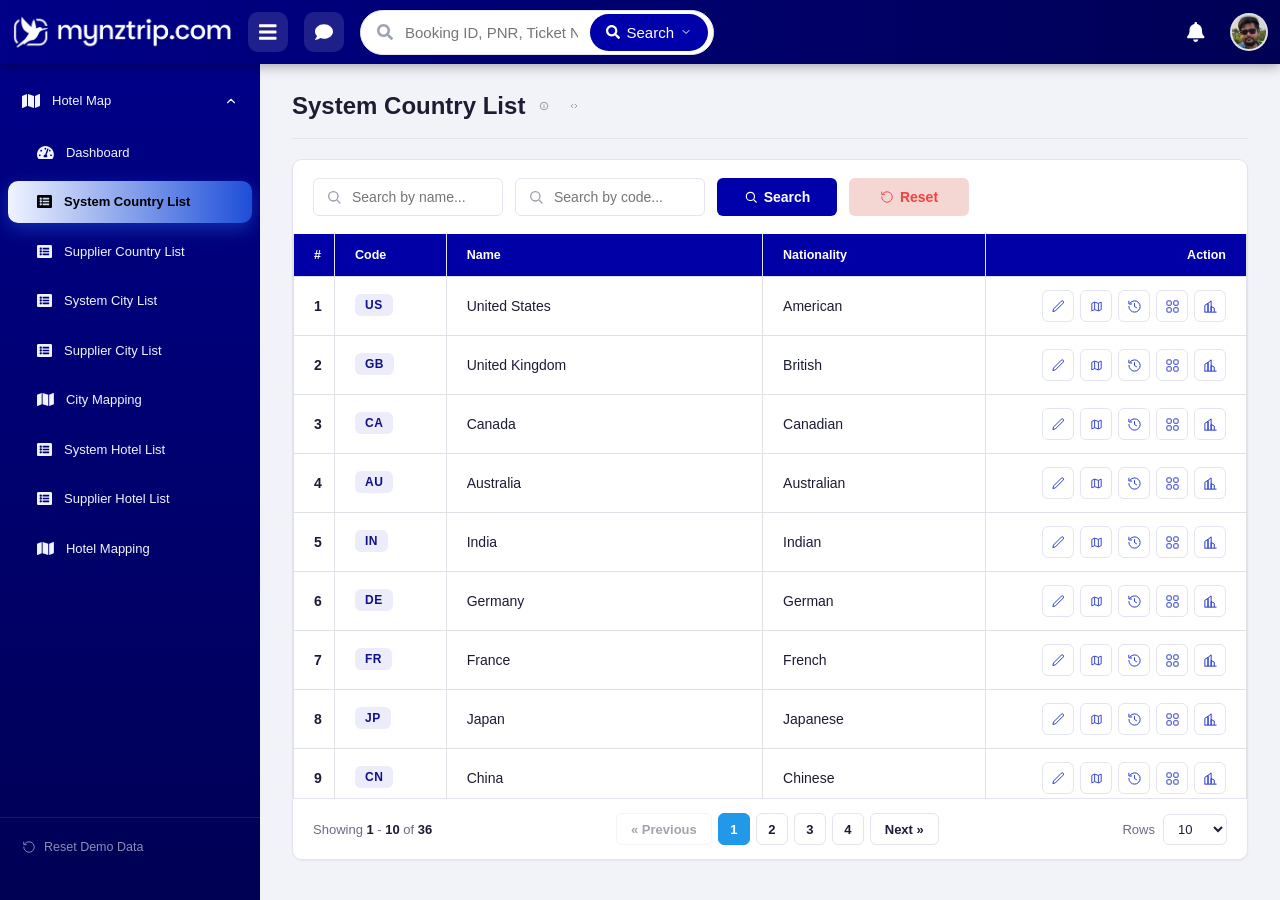
<file: country-system.html>
<!doctype html>
<html lang="en">
<head>
<meta charset="UTF-8" />
<meta name="viewport" content="width=device-width, initial-scale=1.0" />
<title>Country List – Hotel Map | mynztrip.com</title>
<link rel="stylesheet" href="css/styles.css" />
</head>
<body>
<div class="app-shell">

  <!-- Top bar -->
  <header class="topbar">
    <div class="topbar-brand">
      <img class="admin-logo" src="assets/logo/mynztrip_logo_white.png" alt="mynztrip.com" width="220" height="34" />
    </div>

    <button class="icon-btn" aria-label="Menu">
      <svg width="17.5" height="20" viewBox="0 0 448 512" fill="currentColor"><path d="M16 132h416c8.837 0 16-7.163 16-16V76c0-8.837-7.163-16-16-16H16C7.163 60 0 67.163 0 76v40c0 8.837 7.163 16 16 16zm0 160h416c8.837 0 16-7.163 16-16v-40c0-8.837-7.163-16-16-16H16c-8.837 0-16 7.163-16 16v40c0 8.837 7.163 16 16 16zm0 160h416c8.837 0 16-7.163 16-16v-40c0-8.837-7.163-16-16-16H16c-8.837 0-16 7.163-16 16v40c0 8.837 7.163 16 16 16z"/></svg>
    </button>

    <button class="icon-btn accent-red" aria-label="Messages">
      <svg width="18" height="18" viewBox="0 0 512 512" fill="#fff"><path d="M256 32C114.6 32 0 125.1 0 240c0 49.6 21.4 95 57 130.7C44.5 421.1 2.7 466 2.2 466.5c-2.2 2.3-2.8 5.7-1.5 8.7S4.8 480 8 480c66.3 0 116-31.8 140.6-51.4 32.7 12.3 69 19.4 107.4 19.4 141.4 0 256-93.1 256-208S397.4 32 256 32z"/></svg>
    </button>

    <div class="topbar-search">
      <svg width="16" height="16" viewBox="0 0 512 512" fill="currentColor"><path d="M505 442.7L405.3 343c-4.5-4.5-10.6-7-17-7H372c27.6-35.3 44-79.7 44-128C416 93.1 322.9 0 208 0S0 93.1 0 208s93.1 208 208 208c48.3 0 92.7-16.4 128-44v16.3c0 6.4 2.5 12.5 7 17l99.7 99.7c9.4 9.4 24.6 9.4 33.9 0l28.3-28.3c9.4-9.4 9.4-24.6.1-34zM208 336c-70.7 0-128-57.2-128-128 0-70.7 57.2-128 128-128 70.7 0 128 57.2 128 128 0 70.7-57.2 128-128 128z"/></svg>
      <input type="text" placeholder="Booking ID, PNR, Ticket No..." />
      <button type="button">
        <svg width="14" height="14" viewBox="0 0 512 512" fill="#fff"><path d="M505 442.7L405.3 343c-4.5-4.5-10.6-7-17-7H372c27.6-35.3 44-79.7 44-128C416 93.1 322.9 0 208 0S0 93.1 0 208s93.1 208 208 208c48.3 0 92.7-16.4 128-44v16.3c0 6.4 2.5 12.5 7 17l99.7 99.7c9.4 9.4 24.6 9.4 33.9 0l28.3-28.3c9.4-9.4 9.4-24.6.1-34zM208 336c-70.7 0-128-57.2-128-128 0-70.7 57.2-128 128-128 70.7 0 128 57.2 128 128 0 70.7-57.2 128-128 128z"/></svg>
        Search
        <svg width="12" height="12" viewBox="0 0 24 24" fill="none"><path d="M6 9l6 6 6-6" stroke="#fff" stroke-width="2" stroke-linecap="round" stroke-linejoin="round"/></svg>
      </button>
    </div>

    <div class="topbar-right">
      <button class="icon-btn" aria-label="Notifications">
        <svg width="17.5" height="20" viewBox="0 0 448 512" fill="#fff"><path d="M224 512c35.32 0 63.97-28.65 63.97-64H160.03c0 35.35 28.65 64 63.97 64zm215.39-149.71c-19.32-20.76-55.47-51.99-55.47-154.29 0-77.7-54.48-139.9-127.94-155.16V32c0-17.67-14.32-32-31.98-32s-31.98 14.33-31.98 32v20.84C118.56 68.1 64.08 130.3 64.08 208c0 102.3-36.15 133.53-55.47 154.29-6 6.45-8.66 14.16-8.61 21.71.11 16.4 12.98 32 32.1 32h383.8c19.12 0 32-15.6 32.1-32 .05-7.55-2.61-15.27-8.61-21.71z"/></svg>
      </button>
      <img class="avatar" src="assets/profile-photo.png" alt="Your account" width="38" height="38" />
    </div>
  </header>

  <div class="app-body">

    <!-- Sidebar -->
    <aside class="sidebar">
      <!-- Hotel Map (mother menu — every page in this project lives under
           it, Dashboard included). Two levels only: this parent and its
           pages. The Country/City/Hotel accordions that used to sit
           between them are gone — they made every page three clicks deep
           and hid the one thing the menu is for, which is seeing what
           exists. -->
      <!-- Menu icons are Font Awesome Free glyphs (CC BY 4.0) — the same ones
           the live portal uses: fa-map for the parent, fa-tachometer-alt for
           Dashboard, fa-list-alt for the lists. Inlined as paths so they match
           exactly without pulling in the Font Awesome runtime. -->
      <nav class="nav-group open">
        <button class="nav-item active">
          <svg width="18" height="16" viewBox="0 0 576 512" fill="currentColor"><path d="M0 117.66v346.32c0 11.32 11.43 19.06 21.94 14.86L160 416V32L20.12 87.95A32.006 32.006 0 0 0 0 117.66zM192 416l192 64V96L192 32v384zM554.06 33.16L416 96v384l139.88-55.95A31.996 31.996 0 0 0 576 394.34V48.02c0-11.32-11.43-19.06-21.94-14.86z"/></svg>
          Hotel Map
          <svg class="chevron" width="14" height="14" viewBox="0 0 24 24" fill="none"><path d="M6 9l6 6 6-6" stroke="currentColor" stroke-width="2" stroke-linecap="round" stroke-linejoin="round"/></svg>
        </button>
        <div class="submenu">
          <a class="submenu-item" href="dashboard.html">
            <svg width="16.875" height="15" viewBox="0 0 576 512" fill="currentColor"><path d="M288 32C128.94 32 0 160.94 0 320c0 52.8 14.25 102.26 39.06 144.8 5.61 9.62 16.3 15.2 27.44 15.2h443c11.14 0 21.83-5.58 27.44-15.2C561.75 422.26 576 372.8 576 320c0-159.06-128.94-288-288-288zm0 64c14.71 0 26.58 10.13 30.32 23.65-1.11 2.26-2.64 4.23-3.45 6.67l-9.22 27.67c-5.13 3.49-10.97 6.01-17.64 6.01-17.67 0-32-14.33-32-32S270.33 96 288 96zM96 384c-17.67 0-32-14.33-32-32s14.33-32 32-32 32 14.33 32 32-14.33 32-32 32zm48-160c-17.67 0-32-14.33-32-32s14.33-32 32-32 32 14.33 32 32-14.33 32-32 32zm246.77-72.41l-61.33 184C343.13 347.33 352 364.54 352 384c0 11.72-3.38 22.55-8.88 32H232.88c-5.5-9.45-8.88-20.28-8.88-32 0-33.94 26.5-61.43 59.9-63.59l61.34-184.01c4.17-12.56 17.73-19.45 30.36-15.17 12.57 4.19 19.35 17.79 15.17 30.36zm14.66 57.2l15.52-46.55c3.47-1.29 7.13-2.23 11.05-2.23 17.67 0 32 14.33 32 32s-14.33 32-32 32c-11.38-.01-20.89-6.28-26.57-15.22zM480 384c-17.67 0-32-14.33-32-32s14.33-32 32-32 32 14.33 32 32-14.33 32-32 32z"/></svg>
            Dashboard
          </a>
          <a class="submenu-item active" href="country-system.html">
            <svg width="15" height="15" viewBox="0 0 512 512" fill="currentColor"><path d="M464 480H48c-26.51 0-48-21.49-48-48V80c0-26.51 21.49-48 48-48h416c26.51 0 48 21.49 48 48v352c0 26.51-21.49 48-48 48zM128 120c-22.091 0-40 17.909-40 40s17.909 40 40 40 40-17.909 40-40-17.909-40-40-40zm0 96c-22.091 0-40 17.909-40 40s17.909 40 40 40 40-17.909 40-40-17.909-40-40-40zm0 96c-22.091 0-40 17.909-40 40s17.909 40 40 40 40-17.909 40-40-17.909-40-40-40zm288-136v-32c0-6.627-5.373-12-12-12H204c-6.627 0-12 5.373-12 12v32c0 6.627 5.373 12 12 12h200c6.627 0 12-5.373 12-12zm0 96v-32c0-6.627-5.373-12-12-12H204c-6.627 0-12 5.373-12 12v32c0 6.627 5.373 12 12 12h200c6.627 0 12-5.373 12-12zm0 96v-32c0-6.627-5.373-12-12-12H204c-6.627 0-12 5.373-12 12v32c0 6.627 5.373 12 12 12h200c6.627 0 12-5.373 12-12z"/></svg>
            System Country List
          </a>
          <a class="submenu-item" href="country-supplier.html">
            <svg width="15" height="15" viewBox="0 0 512 512" fill="currentColor"><path d="M464 480H48c-26.51 0-48-21.49-48-48V80c0-26.51 21.49-48 48-48h416c26.51 0 48 21.49 48 48v352c0 26.51-21.49 48-48 48zM128 120c-22.091 0-40 17.909-40 40s17.909 40 40 40 40-17.909 40-40-17.909-40-40-40zm0 96c-22.091 0-40 17.909-40 40s17.909 40 40 40 40-17.909 40-40-17.909-40-40-40zm0 96c-22.091 0-40 17.909-40 40s17.909 40 40 40 40-17.909 40-40-17.909-40-40-40zm288-136v-32c0-6.627-5.373-12-12-12H204c-6.627 0-12 5.373-12 12v32c0 6.627 5.373 12 12 12h200c6.627 0 12-5.373 12-12zm0 96v-32c0-6.627-5.373-12-12-12H204c-6.627 0-12 5.373-12 12v32c0 6.627 5.373 12 12 12h200c6.627 0 12-5.373 12-12zm0 96v-32c0-6.627-5.373-12-12-12H204c-6.627 0-12 5.373-12 12v32c0 6.627 5.373 12 12 12h200c6.627 0 12-5.373 12-12z"/></svg>
            Supplier Country List
          </a>
          <a class="submenu-item" href="city-system.html">
            <svg width="15" height="15" viewBox="0 0 512 512" fill="currentColor"><path d="M464 480H48c-26.51 0-48-21.49-48-48V80c0-26.51 21.49-48 48-48h416c26.51 0 48 21.49 48 48v352c0 26.51-21.49 48-48 48zM128 120c-22.091 0-40 17.909-40 40s17.909 40 40 40 40-17.909 40-40-17.909-40-40-40zm0 96c-22.091 0-40 17.909-40 40s17.909 40 40 40 40-17.909 40-40-17.909-40-40-40zm0 96c-22.091 0-40 17.909-40 40s17.909 40 40 40 40-17.909 40-40-17.909-40-40-40zm288-136v-32c0-6.627-5.373-12-12-12H204c-6.627 0-12 5.373-12 12v32c0 6.627 5.373 12 12 12h200c6.627 0 12-5.373 12-12zm0 96v-32c0-6.627-5.373-12-12-12H204c-6.627 0-12 5.373-12 12v32c0 6.627 5.373 12 12 12h200c6.627 0 12-5.373 12-12zm0 96v-32c0-6.627-5.373-12-12-12H204c-6.627 0-12 5.373-12 12v32c0 6.627 5.373 12 12 12h200c6.627 0 12-5.373 12-12z"/></svg>
            System City List
          </a>
          <a class="submenu-item" href="city-supplier.html">
            <svg width="15" height="15" viewBox="0 0 512 512" fill="currentColor"><path d="M464 480H48c-26.51 0-48-21.49-48-48V80c0-26.51 21.49-48 48-48h416c26.51 0 48 21.49 48 48v352c0 26.51-21.49 48-48 48zM128 120c-22.091 0-40 17.909-40 40s17.909 40 40 40 40-17.909 40-40-17.909-40-40-40zm0 96c-22.091 0-40 17.909-40 40s17.909 40 40 40 40-17.909 40-40-17.909-40-40-40zm0 96c-22.091 0-40 17.909-40 40s17.909 40 40 40 40-17.909 40-40-17.909-40-40-40zm288-136v-32c0-6.627-5.373-12-12-12H204c-6.627 0-12 5.373-12 12v32c0 6.627 5.373 12 12 12h200c6.627 0 12-5.373 12-12zm0 96v-32c0-6.627-5.373-12-12-12H204c-6.627 0-12 5.373-12 12v32c0 6.627 5.373 12 12 12h200c6.627 0 12-5.373 12-12zm0 96v-32c0-6.627-5.373-12-12-12H204c-6.627 0-12 5.373-12 12v32c0 6.627 5.373 12 12 12h200c6.627 0 12-5.373 12-12z"/></svg>
            Supplier City List
          </a>
          <!-- The two mapping screens carry the Map icon used for every
               mapping action in this project, not the list icon: they are
               where relationships are made, not another list to read. -->
          <a class="submenu-item" href="city-mapping.html">
            <svg width="16.875" height="15" viewBox="0 0 576 512" fill="currentColor"><path d="M0 117.66v346.32c0 11.32 11.43 19.06 21.94 14.86L160 416V32L20.12 87.95A32.006 32.006 0 0 0 0 117.66zM192 416l192 64V96L192 32v384zM554.06 33.16L416 96v384l139.88-55.95A31.996 31.996 0 0 0 576 394.34V48.02c0-11.32-11.43-19.06-21.94-14.86z"/></svg>
            City Mapping
          </a>
          <a class="submenu-item" href="hotel-system.html">
            <svg width="15" height="15" viewBox="0 0 512 512" fill="currentColor"><path d="M464 480H48c-26.51 0-48-21.49-48-48V80c0-26.51 21.49-48 48-48h416c26.51 0 48 21.49 48 48v352c0 26.51-21.49 48-48 48zM128 120c-22.091 0-40 17.909-40 40s17.909 40 40 40 40-17.909 40-40-17.909-40-40-40zm0 96c-22.091 0-40 17.909-40 40s17.909 40 40 40 40-17.909 40-40-17.909-40-40-40zm0 96c-22.091 0-40 17.909-40 40s17.909 40 40 40 40-17.909 40-40-17.909-40-40-40zm288-136v-32c0-6.627-5.373-12-12-12H204c-6.627 0-12 5.373-12 12v32c0 6.627 5.373 12 12 12h200c6.627 0 12-5.373 12-12zm0 96v-32c0-6.627-5.373-12-12-12H204c-6.627 0-12 5.373-12 12v32c0 6.627 5.373 12 12 12h200c6.627 0 12-5.373 12-12zm0 96v-32c0-6.627-5.373-12-12-12H204c-6.627 0-12 5.373-12 12v32c0 6.627 5.373 12 12 12h200c6.627 0 12-5.373 12-12z"/></svg>
            System Hotel List
          </a>
          <a class="submenu-item" href="hotel-supplier.html">
            <svg width="15" height="15" viewBox="0 0 512 512" fill="currentColor"><path d="M464 480H48c-26.51 0-48-21.49-48-48V80c0-26.51 21.49-48 48-48h416c26.51 0 48 21.49 48 48v352c0 26.51-21.49 48-48 48zM128 120c-22.091 0-40 17.909-40 40s17.909 40 40 40 40-17.909 40-40-17.909-40-40-40zm0 96c-22.091 0-40 17.909-40 40s17.909 40 40 40 40-17.909 40-40-17.909-40-40-40zm0 96c-22.091 0-40 17.909-40 40s17.909 40 40 40 40-17.909 40-40-17.909-40-40-40zm288-136v-32c0-6.627-5.373-12-12-12H204c-6.627 0-12 5.373-12 12v32c0 6.627 5.373 12 12 12h200c6.627 0 12-5.373 12-12zm0 96v-32c0-6.627-5.373-12-12-12H204c-6.627 0-12 5.373-12 12v32c0 6.627 5.373 12 12 12h200c6.627 0 12-5.373 12-12zm0 96v-32c0-6.627-5.373-12-12-12H204c-6.627 0-12 5.373-12 12v32c0 6.627 5.373 12 12 12h200c6.627 0 12-5.373 12-12z"/></svg>
            Supplier Hotel List
          </a>
          <a class="submenu-item" href="hotel-mapping.html">
            <svg width="16.875" height="15" viewBox="0 0 576 512" fill="currentColor"><path d="M0 117.66v346.32c0 11.32 11.43 19.06 21.94 14.86L160 416V32L20.12 87.95A32.006 32.006 0 0 0 0 117.66zM192 416l192 64V96L192 32v384zM554.06 33.16L416 96v384l139.88-55.95A31.996 31.996 0 0 0 576 394.34V48.02c0-11.32-11.43-19.06-21.94-14.86z"/></svg>
            Hotel Mapping
          </a>
        </div>
      </nav>

      <div class="sidebar-footer">
        <button class="reset-demo-btn" id="resetDemoDataBtn">
          <svg width="14" height="14" viewBox="0 0 24 24" fill="none"><path d="M3 12a9 9 0 109-9 9 9 0 00-7 3.3" stroke="currentColor" stroke-width="1.6" stroke-linecap="round"/><path d="M3 3.5V8h4.5" stroke="currentColor" stroke-width="1.6" stroke-linecap="round" stroke-linejoin="round"/></svg>
          Reset Demo Data
        </button>
      </div>
    </aside>

    <!-- Main content -->
    <main class="main-content">
      <div class="page-header">
        <div class="page-title-row">
          <h1 class="page-title">System Country List</h1>
          <button class="info-icon-btn" data-info-target="#countryListInfo" data-info-title="System Country List" aria-label="About this page">
            <svg width="16" height="16" viewBox="0 0 24 24" fill="none"><circle cx="12" cy="12" r="9" stroke="currentColor" stroke-width="1.6"/><path d="M12 11v5" stroke="currentColor" stroke-width="1.6" stroke-linecap="round"/><circle cx="12" cy="8" r="1" fill="currentColor"/></svg>
          </button>
          <button class="info-icon-btn" data-info-target="#countryDevNotes" data-info-title="Developer Notes — System Country List" aria-label="Developer notes for this page">
            <svg width="16" height="16" viewBox="0 0 24 24" fill="none"><path d="M9 8l-4 4 4 4M15 8l4 4-4 4" stroke="currentColor" stroke-width="1.6" stroke-linecap="round" stroke-linejoin="round"/></svg>
          </button>
        </div>
      </div>
      <hr class="page-divider" />

      <template id="countryListInfo">
        <p>This page manages the <strong>master list of countries</strong> used everywhere else in the system — supplier country mappings and city records both reference these entries.</p>
        <ul>
          <li><strong>#</strong> — the row's position in the whole result, not just the page on screen, so row 11 is still 11 on page 2. It renumbers when a search changes what the list holds.</li>
          <li>The list is fetched, so it shows placeholder rows for a moment whenever it is queried — opening the page, <strong>Search</strong>, <strong>Reset</strong>, and changing page or rows per page. Saving an edit updates the row in place without re-fetching.</li>
          <li><strong>Code</strong> — the country's unique identifier (e.g. "US"). Set when the country is added and never changes.</li>
          <li><strong>Nationality</strong> — e.g. "American" for United States. Optional — shown as "—" when not set.</li>
          <li><strong>Edit</strong> — rename a country and/or set its Nationality. The code stays the same.</li>
          <li><strong>Map</strong> — for each supplier, see every one of their countries already mapped here (each with its own Unmap option), plus a picker to map another in if they have one that isn't mapped here yet — more than one of a supplier's own countries can be mapped to this system country at once. Reassigning a supplier's country that's already mapped elsewhere asks you to confirm first.</li>
          <li><strong>History</strong> — every name change, and every supplier country mapped, remapped, or unmapped to this country, with who made the change and when.</li>
          <li><strong>Mapping Summary</strong> — see at a glance which suppliers have this country mapped.</li>
          <li><strong>View Cities</strong> — opens the System City List, filtered to this country.</li>
        </ul>
      </template>

      <template id="countryDevNotes">
        <p>This is the master list of countries. Every supplier's own country list maps to one entry here, and city records reference this list too.</p>
        <ul>
          <li><strong>Code is permanent</strong> — set once when the country is added, never editable, and it's what everything else should key off. Only the name and Nationality can change.</li>
          <li><strong>#</strong> — the row's position in the whole result set, not within the page, so row 11 reads 11 on page 2. It is a position, not an identity: the Code is what identifies a country and what everything else keys off, and the number changes the moment a search narrows the list.</li>
          <li><strong>The list is a query, and looks like one.</strong> Fetching it shows the placeholder table — the header stays put and the body fills with placeholder rows, the same loading state every list screen uses. Only the body is replaced: the header's columns never change, so redrawing them would make the one part of the table that is genuinely ready flicker. The pagination footer is emptied for the same reason — page numbers describing rows that aren't on screen are a lie — and returns with the rows. This runs on <strong>the first load, Search, Reset and any page or rows-per-page change</strong>, each of which is a real query in a deployed system. It deliberately does <em>not</em> run after saving an edit: that row is already on screen and only its own values changed, so replacing the whole table with placeholders would be describing a fetch nobody asked for.</li>
          <li><strong>Nationality</strong> — a plain optional text field (e.g. "American") — no mapping, cascade, or other relationship keys off it, unlike Name. Stored as empty (not as an empty string, and never as the "—" the table shows in its place) when unset. The edit form fills this field from the record itself, never from the table cell's displayed text — otherwise the "—" placeholder would be fed back as if it were a real value — so an unset nationality opens as a genuinely empty field.</li>
          <li><strong>Edit</strong> — renaming must never break an existing mapping. Either mappings are keyed by the permanent code, or the rename updates every existing mapping in the same step. Empty names must be rejected with a clear error. Name and Nationality are independently checked and independently logged — see History below.</li>
          <li><strong>Map</strong> — for each supplier, show every one of that supplier's own countries already mapped here (each with its own Unmap), and — whenever any of that supplier's other countries isn't mapped here — a picker to map one of those in (with Map); both can appear together, since more than one of a supplier's own countries can be mapped to the same system country at once. A supplier country only ever has a name and its own ID — never an ISO/system code, which is purely an internal join key and must never be displayed as if the supplier provided it. In the picker, any option already mapped to a different country must be labeled with its current target, name and system code (e.g. "Deutschland (AG-DE-021) — mapped to Austria (AT)") so that's visible before it's picked, not just after. Picking an already-mapped-elsewhere option must show old vs. new and require explicit confirmation before applying — never silent. Logged as a <strong>Remap</strong> (see History below), not a plain Map.</li>
          <li><strong>History</strong> — every entry has three parts: an <strong>operation name</strong>, a <strong>description</strong> in that operation's fixed pattern, and <strong>who + when</strong>. Logged the instant the change happens (never reconstructed later by comparing snapshots), newest entry first. A mapping change always writes to <strong>two</strong> records — the country's own history AND the affected supplier country's own history — no matter which screen made the change.
            <p>When a description needs to show more than one distinct fact — e.g. who made the change, and separately what it changed from/to — separate the facts with a single pipe character <code>|</code>. The history view splits on <code>|</code> and puts each part on its own line, so a card stays easy to scan instead of one dense run-on sentence. Only insert <code>|</code> between genuinely distinct facts, and never for any other purpose — it's reserved as the line-break marker.</p>
            <p><strong>On the country's own record:</strong></p>
            <ul>
              <li><strong>Edit</strong> — the name and/or Nationality changed. Description is just whichever of these actually changed, each its own line via the <code>|</code> convention above when both did in the same save: <em>Name: {old name} -&gt; {new name}</em> and/or <em>Nationality: {old nationality or "—"} -&gt; {new nationality or "—"}</em></li>
              <li><strong>Map</strong> — a supplier's country became linked to this country for the first time (it had no country before). Description: <em>{Supplier} — {supplier's country name} — ID: {supplier's country ID}</em></li>
              <li><strong>Unmap</strong> — a supplier's country that was linked to this country got unlinked entirely, with nothing put in its place. Description: <em>{Supplier} — {supplier's country name} — ID: {supplier's country ID}</em></li>
              <li><strong>Remap</strong> — a supplier's country moved between two countries. Both the country it left and the country it moved to log this as one Remap event, never as Unmap on one and Map on the other — and both log the exact same description, so either country's history is understandable on its own. Description: <em>{Supplier} — {supplier's country name} — ID: {supplier's country ID}|{old country} ({code}) -&gt; {new country} ({code})</em> (two lines: who, then what changed)</li>
            </ul>
            <p><strong>On the supplier's own country record</strong> (the matching entry for the same event, from its side — always Map/Remap/Unmap, never Edit/Create, which are reserved for renaming a country, not a mapping change):</p>
            <ul>
              <li><strong>Map</strong> — this is the first time this supplier's country has ever been linked to any country. Description: <em>{new country} ({code})</em></li>
              <li><strong>Remap</strong> — an existing link changed to a different country. Description: <em>{old country} ({code}) -&gt; {new country} ({code})</em></li>
              <li><strong>Unmap</strong> — an existing link was removed, with nothing put in its place. Description: <em>{old country} ({code}) -&gt; Not mapped</em></li>
            </ul>
          </li>
          <li><strong>Mapping Summary</strong> — read-only, per-supplier mapped/unmapped overview.</li>
          <li><strong>View Cities</strong> — jumps to the City list filtered by this country's permanent code, not its name.</li>
        </ul>
        <p><strong>Everywhere:</strong> save immediately with clear success/error feedback, confirm before overwriting any existing relationship, and key relationships by permanent code/id — never by an editable name.</p>
      </template>

      <section class="content-card">
        <div class="card-toolbar">
          <div class="toolbar-controls">
            <div class="toolbar-search">
              <svg width="16" height="16" viewBox="0 0 24 24" fill="none"><circle cx="11" cy="11" r="7" stroke="currentColor" stroke-width="2"/><path d="M21 21l-4.35-4.35" stroke="currentColor" stroke-width="2" stroke-linecap="round"/></svg>
              <input type="text" id="countryNameSearch" placeholder="Search by name..." />
            </div>
            <div class="toolbar-search">
              <svg width="16" height="16" viewBox="0 0 24 24" fill="none"><circle cx="11" cy="11" r="7" stroke="currentColor" stroke-width="2"/><path d="M21 21l-4.35-4.35" stroke="currentColor" stroke-width="2" stroke-linecap="round"/></svg>
              <input type="text" id="countryCodeSearch" placeholder="Search by code..." />
            </div>
            <button class="btn btn-primary" id="countrySearchBtn">
              <svg width="14" height="14" viewBox="0 0 24 24" fill="none"><circle cx="11" cy="11" r="7" stroke="#fff" stroke-width="2"/><path d="M21 21l-4.35-4.35" stroke="#fff" stroke-width="2" stroke-linecap="round"/></svg>
              Search
            </button>
            <button class="btn btn-danger" id="resetCountryFilterBtn">
              <svg width="14" height="14" viewBox="0 0 24 24" fill="none"><path d="M3 12a9 9 0 109-9 9 9 0 00-7 3.3" stroke="currentColor" stroke-width="1.6" stroke-linecap="round"/><path d="M3 3.5V8h4.5" stroke="currentColor" stroke-width="1.6" stroke-linecap="round" stroke-linejoin="round"/></svg>
              Reset
            </button>
          </div>
        </div>

        <div class="table-wrap">
          <table class="data-table" id="countryTable">
            <thead>
              <tr>
                <th class="table-num">#</th>
                <th style="width:12%">Code</th>
                <th style="width:34%">Name</th>
                <th style="width:24%">Nationality</th>
                <th class="table-action" style="width:28%">Action</th>
              </tr>
            </thead>
            <tbody>
              <!-- rows injected here -->
            </tbody>
          </table>
        </div>

        <div class="table-footer pagination-bar" id="paginationBar"></div>
      </section>
    </main>
  </div>
</div>

<!-- Edit Country Modal -->
<div class="modal-overlay" id="editCountryModal" data-fill-from="true">
  <div class="modal">
    <div class="modal-header">
      <h3>Edit Country</h3>
      <button class="modal-close" data-modal-close aria-label="Close">
        <svg width="16" height="16" viewBox="0 0 24 24" fill="none"><path d="M6 6l12 12M18 6L6 18" stroke="currentColor" stroke-width="2" stroke-linecap="round"/></svg>
      </button>
    </div>
    <div class="modal-body">
      <div class="form-group">
        <label for="countryCode">Code</label>
        <input type="text" id="countryCode" data-fill="code" disabled />
        <p class="hint">Country code cannot be changed.</p>
      </div>
      <div class="form-group">
        <label for="countryName">Country Name</label>
        <input type="text" id="countryName" data-fill="name" />
      </div>
      <div class="form-group">
        <label for="countryNationality">Nationality</label>
        <input type="text" id="countryNationality" placeholder="e.g. American" />
        <p class="hint">Optional — leave blank if not set.</p>
      </div>
    </div>
    <div class="modal-footer">
      <button class="btn btn-secondary" data-modal-close>Cancel</button>
      <button class="btn btn-primary" id="saveCountryBtn">Save Changes</button>
    </div>
  </div>
</div>

<!-- Edit History Modal (card design) -->
<div class="modal-overlay" id="historyModal">
  <div class="modal">
    <div class="modal-header">
      <h3>Edit History <span id="historyCountryName" style="color:var(--text-muted); font-weight:600;"></span></h3>
      <button class="modal-close" data-modal-close aria-label="Close">
        <svg width="16" height="16" viewBox="0 0 24 24" fill="none"><path d="M6 6l12 12M18 6L6 18" stroke="currentColor" stroke-width="2" stroke-linecap="round"/></svg>
      </button>
    </div>
    <div class="modal-body">
      <div class="history-list" id="historyList"></div>
    </div>
  </div>
</div>

<!-- Mapping Summary Modal (card design, one card per supplier) -->
<div class="modal-overlay" id="summaryModal">
  <div class="modal">
    <div class="modal-header">
      <h3>Mapping Summary <span id="summaryCountryName" style="color:var(--text-muted); font-weight:600;"></span></h3>
      <button class="modal-close" data-modal-close aria-label="Close">
        <svg width="16" height="16" viewBox="0 0 24 24" fill="none"><path d="M6 6l12 12M18 6L6 18" stroke="currentColor" stroke-width="2" stroke-linecap="round"/></svg>
      </button>
    </div>
    <div class="modal-body">
      <div class="history-list" id="summaryList"></div>
    </div>
  </div>
</div>

<!-- Map Supplier Countries Modal: per supplier, shows every one of that
     supplier's own country rows already mapped here (each with its own
     Unmap) — more than one of a supplier's own rows can be mapped to the
     same system country at once — plus, whenever that supplier has any
     other row not already mapped here, a picker to map one in (with Map).
     Both can render together. Each action commits immediately, no batch
     Save. -->
<div class="modal-overlay" id="mapCountriesModal">
  <div class="modal">
    <div class="modal-header">
      <h3>Map Supplier Countries <span id="mapCountriesSystemName" style="color:var(--text-muted); font-weight:600;"></span></h3>
      <button class="modal-close" data-modal-close aria-label="Close">
        <svg width="16" height="16" viewBox="0 0 24 24" fill="none"><path d="M6 6l12 12M18 6L6 18" stroke="currentColor" stroke-width="2" stroke-linecap="round"/></svg>
      </button>
    </div>
    <div class="modal-body" id="mapCountriesBody"></div>
    <div class="modal-footer">
      <button class="btn btn-secondary" data-modal-close>Close</button>
    </div>
  </div>
</div>

<!-- Confirm Dialog: intentional exception to the sliding-drawer modal
     convention — this is a real centered popup (fade + scale in place),
     since a confirm/warning prompt reads better centered than as a drawer.
     Mirrors the same #confirmModal pattern used in city-mapping.html. -->
<div class="modal-overlay popup-overlay" id="confirmModal">
  <div class="popup-box">
    <div class="modal-header">
      <h3>Please Confirm</h3>
      <button class="modal-close" data-modal-close aria-label="Close">
        <svg width="16" height="16" viewBox="0 0 24 24" fill="none"><path d="M6 6l12 12M18 6L6 18" stroke="currentColor" stroke-width="2" stroke-linecap="round"/></svg>
      </button>
    </div>
    <div class="modal-body">
      <div id="confirmMessage"></div>
    </div>
    <div class="modal-footer">
      <button class="btn btn-secondary" data-modal-close>Cancel</button>
      <button class="btn btn-primary" id="confirmActionBtn">Continue</button>
    </div>
  </div>
</div>

<script src="js/app.js"></script>
<script src="js/data.js"></script>
<script>
  // A direct reference to the shared master array (js/data.js already
  // seeds its id/history and hydrates it from storage) — NOT a copy, so
  // edits made here actually mutate SYSTEM_COUNTRIES itself and are visible
  // to every other page that reads it (City, Hotel, City Mapping, Country
  // Supplier's filters). An earlier version of this page built its own
  // `.map()`'d copy with a separate "countries" storage key, which silently
  // desynced renames/history from the rest of the project.
  const countries = SYSTEM_COUNTRIES;

  const tbody = document.querySelector("#countryTable tbody");
  const tableWrap = document.querySelector("#countryTable").closest(".table-wrap");
  const paginationBar = document.getElementById("paginationBar");
  const nameSearchInput = document.getElementById("countryNameSearch");
  const codeSearchInput = document.getElementById("countryCodeSearch");

  let state = { page: 1, pageSize: 10, nameQuery: "", codeQuery: "" };

  function getFiltered() {
    const nameQ = state.nameQuery.trim().toLowerCase();
    const codeQ = state.codeQuery.trim().toLowerCase();
    return countries.filter(
      (c) =>
        (!nameQ || c.name.toLowerCase().includes(nameQ)) &&
        (!codeQ || c.code.toLowerCase().includes(codeQ))
    );
  }

  // Every trip through the list is a query in a real deployment — the first
  // load, a Search, a Reset, a page or page-size change — so each one shows
  // the skeleton first (see withTableLoading in js/app.js). Saving an edit
  // deliberately does NOT: the row is already on screen and only its own
  // values changed, so replacing the whole table with placeholders would be
  // describing a fetch the user didn't ask for.
  //
  // Only the body is skeletoned. The header is already on screen and its
  // columns never change, so redrawing it would make the one part of the
  // table that is genuinely ready flicker.
  const COUNTRY_COLUMN_COUNT = document.querySelectorAll("#countryTable thead th").length;

  function render() {
    tableWrap.classList.add("skeleton");
    paginationBar.innerHTML = "";
    withTableLoading(tbody, skeletonRowsHtml(COUNTRY_COLUMN_COUNT), () => {
      tableWrap.classList.remove("skeleton");
      renderRows();
    });
  }

  function renderRows() {
    const filtered = getFiltered();
    const totalPages = Math.max(1, Math.ceil(filtered.length / state.pageSize));
    state.page = Math.min(state.page, totalPages);
    const startIdx = (state.page - 1) * state.pageSize;
    const pageItems = filtered.slice(startIdx, startIdx + state.pageSize);

    tbody.innerHTML = pageItems.length
      ? pageItems
          .map(
            (c, i) => `
      <tr data-row-id="${c.id}">
        <td class="table-num">${startIdx + i + 1}</td>
        <td data-col="code"><div class="code-badge truncatable truncatable--badge-value" title="${c.code}"><span class="truncatable-text">${c.code}</span></div></td>
        <td data-col="name"><div class="truncatable truncatable--cell-text" title="${c.name}"><span class="truncatable-text">${c.name}</span></div></td>
        <td data-col="nationality">${
          c.nationality
            ? `<div class="truncatable truncatable--cell-text" title="${c.nationality}"><span class="truncatable-text">${c.nationality}</span></div>`
            : '<span style="color:var(--text-muted)">—</span>'
        }</td>
        <td>
          <div class="row-actions">
            <button class="action-btn" data-modal-target="#editCountryModal" aria-label="Edit ${c.name}">
              <svg width="15" height="15" viewBox="0 0 24 24" fill="none"><path d="M16.5 3.5a2.1 2.1 0 013 3L7 19l-4 1 1-4L16.5 3.5z" stroke="currentColor" stroke-width="1.6" stroke-linejoin="round"/></svg>
            </button>
            <button class="action-btn" data-map-btn data-row-id="${c.id}" aria-label="Map supplier countries to ${c.name}">
              <svg width="15" height="15" viewBox="0 0 24 24" fill="none"><path d="M9 17l-4.5 2V7L9 5m0 12l6 2m-6-2V5m6 14l4.5-2V5L15 7m0 12V7m0 0L9 5" stroke="currentColor" stroke-width="1.5" stroke-linejoin="round"/></svg>
            </button>
            <button class="action-btn" data-history-btn data-row-id="${c.id}" aria-label="View edit history for ${c.name}">
              <svg width="15" height="15" viewBox="0 0 24 24" fill="none"><path d="M3 12a9 9 0 109-9 9 9 0 00-7 3.3" stroke="currentColor" stroke-width="1.6" stroke-linecap="round"/><path d="M3 3.5V8h4.5" stroke="currentColor" stroke-width="1.6" stroke-linecap="round" stroke-linejoin="round"/><path d="M12 7.5V12l3.2 2" stroke="currentColor" stroke-width="1.6" stroke-linecap="round" stroke-linejoin="round"/></svg>
            </button>
            <button class="action-btn" data-summary-btn data-row-id="${c.id}" aria-label="View mapping summary for ${c.name}">
              <svg width="15" height="15" viewBox="0 0 24 24" fill="none"><rect x="3" y="3" width="7" height="7" rx="1.5" stroke="currentColor" stroke-width="1.6"/><rect x="14" y="3" width="7" height="7" rx="1.5" stroke="currentColor" stroke-width="1.6"/><rect x="3" y="14" width="7" height="7" rx="1.5" stroke="currentColor" stroke-width="1.6"/><rect x="14" y="14" width="7" height="7" rx="1.5" stroke="currentColor" stroke-width="1.6"/></svg>
            </button>
            <a class="action-btn" href="city-system.html?country=${c.code}" target="_blank" rel="noopener" aria-label="View cities in ${c.name}">
              <svg width="15" height="15" viewBox="0 0 24 24" fill="none"><path d="M3 21V10l5-3v14M8 21V7l5-4v18M13 21v-9l5 2.5v6.5" stroke="currentColor" stroke-width="1.6" stroke-linejoin="round"/><path d="M3 21h18" stroke="currentColor" stroke-width="1.6" stroke-linecap="round"/></svg>
            </a>
          </div>
        </td>
      </tr>`
          )
          .join("")
      : `<tr><td colspan="5" class="empty-state">No countries found</td></tr>`;

    renderPagination(paginationBar, {
      total: filtered.length,
      page: state.page,
      pageSize: state.pageSize,
      onChange: ({ page, pageSize }) => {
        state.page = page;
        state.pageSize = pageSize;
        render();
      },
    });

    refreshValueOverflowState();
  }

  // Re-measures every .truncatable cell after each render() — only cells
  // whose content genuinely doesn't fit their column get .is-overflowing
  // (and therefore the fade via CSS), same mechanism as
  // country-supplier.html's own copy of this function.
  function refreshValueOverflowState() {
    document.querySelectorAll("#countryTable .truncatable").forEach((el) => {
      el.classList.toggle("is-overflowing", el.scrollWidth > el.clientWidth + 1);
    });
  }

  // Typing alone never re-queries the table — only Search (or Enter in
  // either box) or Reset does, so a half-typed query never flashes a
  // filtered/empty list.
  function runSearchNow() {
    state.nameQuery = nameSearchInput.value;
    state.codeQuery = codeSearchInput.value;
    state.page = 1;
    render();
  }

  function onEnterKey(input, handler) {
    input.addEventListener("keydown", (e) => {
      if (e.key === "Enter") handler();
    });
  }

  document.getElementById("countrySearchBtn").addEventListener("click", runSearchNow);
  onEnterKey(nameSearchInput, runSearchNow);
  onEnterKey(codeSearchInput, runSearchNow);

  document.getElementById("resetCountryFilterBtn").addEventListener("click", () => {
    nameSearchInput.value = "";
    codeSearchInput.value = "";
    state.nameQuery = "";
    state.codeQuery = "";
    state.page = 1;
    render();
  });

  render();

  // Nationality is deliberately NOT wired via data-fill like Code/Name above
  // — the generic mechanism reads the rendered table cell's own text, which
  // shows "—" for a null nationality, and that literal "—" would otherwise
  // get typed straight into the input as if it were a real value. Populate
  // it here instead, directly from the record, so a null nationality opens
  // as a genuinely empty (not "—"-filled) field.
  document.addEventListener("click", (e) => {
    const btn = e.target.closest('[data-modal-target="#editCountryModal"]');
    if (!btn) return;
    const row = btn.closest("tr");
    const record = countries.find((c) => String(c.id) === String(row?.dataset.rowId));
    document.getElementById("countryNationality").value = record?.nationality || "";
  });

  document.getElementById("saveCountryBtn").addEventListener("click", () => {
    const modal = document.getElementById("editCountryModal");
    const rowId = modal.dataset.activeRow;
    const newName = document.getElementById("countryName").value.trim();
    const newNationality = document.getElementById("countryNationality").value.trim() || null;
    if (!newName) {
      showToast("Country name is required", "error");
      return;
    }
    if (rowId === "") return;
    const record = countries.find((c) => String(c.id) === String(rowId));
    if (record) {
      // Name and Nationality are 2 separately-checked, separately-logged
      // facts — HISTORY_LINE_BREAK (js/app.js) puts each on its own line in
      // the resulting Edit entry when both change in the same save, rather
      // than cramming them into one dense sentence.
      const changeParts = [];
      if (record.name !== newName) {
        const oldName = record.name;
        changeParts.push(`Name: ${oldName} -> ${newName}`);
        record.name = newName;

        // Supplier country mappings reference a system country by its NAME
        // (supplierCountries[key][*].systemCountry — see country-supplier.html),
        // not a stable id/code, so a rename here would otherwise silently
        // orphan every existing mapping (its pre-fill wouldn't match any
        // <option>, its table cell would keep showing the old name, and an
        // accidental re-save could even unmap it). Cascade the rename into
        // every supplier's rows so the mapping stays intact.
        Object.keys(supplierCountries).forEach((key) => {
          supplierCountries[key].forEach((row) => {
            if (row.systemCountry === oldName) row.systemCountry = newName;
          });
        });
        saveToStorage("supplierCountries", supplierCountries);
      }
      if ((record.nationality || null) !== newNationality) {
        changeParts.push(`Nationality: ${record.nationality || "—"} -> ${newNationality || "—"}`);
        record.nationality = newNationality;
      }
      if (changeParts.length) {
        record.history.push({
          operation: "Edit",
          name: record.name,
          description: changeParts.join(HISTORY_LINE_BREAK),
          userName: CURRENT_USER.name,
          userEmail: CURRENT_USER.email,
          timestamp: new Date(),
        });
      }
    }
    saveToStorage("SYSTEM_COUNTRIES", SYSTEM_COUNTRIES);
    renderRows();
    modal.classList.remove("open");
    showToast("Country updated successfully");
  });

  document.addEventListener("click", (e) => {
    const btn = e.target.closest("[data-history-btn]");
    if (!btn) return;
    const record = countries.find((c) => String(c.id) === btn.dataset.rowId);
    if (!record) return;

    document.getElementById("historyCountryName").textContent = `— ${record.name} (${record.code})`;
    showHistoryList(record.history, "No edit history yet");

    openModal(document.getElementById("historyModal"));
  });

  document.addEventListener("click", (e) => {
    const btn = e.target.closest("[data-summary-btn]");
    if (!btn) return;
    const record = countries.find((c) => String(c.id) === btn.dataset.rowId);
    if (!record) return;

    document.getElementById("summaryCountryName").textContent = `— ${record.name}`;
    const summaryList = document.getElementById("summaryList");
    const rows = getMappingSummary(record.name);
    // "Mapped (N)" status row + a numbered name/meta list. This one stays
    // cross-supplier (getMappingSummary reads every supplier at once) where
    // city-system.html's Summary deliberately does not: a supplier's own
    // country list is always small — realistically a handful of rows — so
    // every row renders directly, with no pagination and no per-supplier
    // lookup to fan out.
    summaryList.innerHTML = rows
      .map(
        (r) => `
      <div class="history-entry">
        <div class="history-entry-label">${r.supplierLabel}</div>
        <div class="history-card">
          <table>
            <tbody>
              <tr>
                <td class="history-row-label">Status</td>
                <td class="history-row-sep">:</td>
                <td class="history-row-value">${
                  r.mapped
                    ? `<span class="text-mapped">Mapped (${r.countries.length})</span>`
                    : '<span class="text-not-mapped">Not mapped</span>'
                }</td>
              </tr>
            </tbody>
          </table>
          ${
            r.mapped
              ? `<div class="summary-list-scroll">
              <table class="summary-list-table">
                <thead>
                  <tr>
                    <th class="table-num">#</th>
                    <th>Supplier Country</th>
                  </tr>
                </thead>
                <tbody>
                  ${r.countries
                    .map(
                      (c, i) => `
                  <tr>
                    <td class="table-num">${i + 1}</td>
                    <td>
                      <div class="summary-list-name">${c.name}</div>
                      <div class="summary-list-meta">ID: ${c.supplierId}</div>
                    </td>
                  </tr>`
                    )
                    .join("")}
                </tbody>
              </table>
            </div>`
              : ""
          }
        </div>
      </div>`
      )
      .join("");

    openModal(document.getElementById("summaryModal"));
  });

  // ---------- Map Supplier Countries (bulk, one checklist per supplier) ----------

  function formatSystemCountryLabel(name) {
    return `${name} (${SYSTEM_COUNTRY_CODES[name] || "-"})`;
  }

  let mapCountriesActiveRecord = null;

  document.addEventListener("click", (e) => {
    const btn = e.target.closest("[data-map-btn]");
    if (!btn) return;
    const record = countries.find((c) => String(c.id) === btn.dataset.rowId);
    if (!record) return;

    mapCountriesActiveRecord = record;
    document.getElementById("mapCountriesSystemName").textContent = `— ${record.name}`;
    renderMapCountriesBody();
    openModal(document.getElementById("mapCountriesModal"));
  });

  // Applies (or clears) one supplier country's systemCountry and logs it,
  // same changelog convention as the existing per-row Map Country modal on
  // country-supplier.html — then re-renders so that supplier's section
  // switches live between "mapped, offer Unmap" and "picker, offer Map".
  // Logs from BOTH sides, same reasoning as applyCityMap() for cities in
  // js/data.js: the supplier country has one evolving value (systemCountry),
  // logged as Map (first time set), Remap (changed to a different country),
  // or Unmap (cleared) — never Edit/Create, which are reserved for entity
  // property changes (e.g. renaming), not mapping actions. The system
  // country instead gets additive/removal log lines (Map/Unmap) on
  // whichever country(ies) actually gained/lost this supplier country,
  // since — even though it's one-or-zero-per-supplier in practice — it can
  // still be the target of several different suppliers' countries over time.
  function applyCountryMapping(supplierKey, row, newSystemCountry) {
    const oldValue = row.systemCountry;
    if (oldValue === newSystemCountry) return;
    const supplierCountryLabel = `${SUPPLIER_LABELS[supplierKey]} — ${row.name} — ID: ${row.supplierId}`;

    row.systemCountry = newSystemCountry;
    row.history.push({
      operation: !oldValue ? "Map" : newSystemCountry ? "Remap" : "Unmap",
      systemCountry: newSystemCountry,
      description: newSystemCountry
        ? oldValue
          ? `${getSystemCountryNameWithCode(oldValue)} -> ${getSystemCountryNameWithCode(newSystemCountry)}`
          : `${getSystemCountryNameWithCode(newSystemCountry)}`
        : `${getSystemCountryNameWithCode(oldValue)} -> Not mapped`,
      userName: CURRENT_USER.name,
      userEmail: CURRENT_USER.email,
      timestamp: new Date(),
    });

    // A remap (oldValue AND newSystemCountry both present) is one event
    // touching two country records, not two independent actions — both
    // sides log it as Remap, not Unmap/Map, so the audit trail reads as
    // "this supplier country moved" rather than two unrelated changes.
    const isRemap = Boolean(oldValue) && Boolean(newSystemCountry);
    // On a genuine remap, both affected countries' own history must say
    // exactly where the supplier country moved from and to (not just that
    // it changed) — same "old -> new" convention as the supplier country's
    // own "old -> new" changelog above, appended so either country's
    // history is legible on its own without cross-referencing the other.
    // HISTORY_LINE_BREAK (js/app.js) puts this on its own line instead of
    // cramming the "who" and the "old -> new" into one dense sentence.
    const remapSuffix = isRemap ? `${HISTORY_LINE_BREAK}${getSystemCountryNameWithCode(oldValue)} -> ${getSystemCountryNameWithCode(newSystemCountry)}` : "";

    if (oldValue) {
      const oldCountry = countries.find((c) => c.name === oldValue);
      if (oldCountry) {
        oldCountry.history.push({
          operation: isRemap ? "Remap" : "Unmap",
          description: `${supplierCountryLabel}${remapSuffix}`,
          userName: CURRENT_USER.name,
          userEmail: CURRENT_USER.email,
          timestamp: new Date(),
        });
      }
    }
    if (newSystemCountry) {
      const newCountry = countries.find((c) => c.name === newSystemCountry);
      if (newCountry) {
        newCountry.history.push({
          operation: isRemap ? "Remap" : "Map",
          description: `${supplierCountryLabel}${remapSuffix}`,
          userName: CURRENT_USER.name,
          userEmail: CURRENT_USER.email,
          timestamp: new Date(),
        });
      }
    }

    saveToStorage("supplierCountries", supplierCountries);
    saveToStorage("SYSTEM_COUNTRIES", SYSTEM_COUNTRIES);
    renderMapCountriesBody();
  }

  // A system country named in the picker's "mapped to" suffix is shown with
  // its own system code — the name alone doesn't always say which country
  // list entry it is. Falls back to the bare name if there's no match.
  function systemCountryLabel(name) {
    const match = countries.find((c) => c.name === name);
    return match ? `${match.name} (${match.code})` : name;
  }

  function renderMapCountriesBody() {
    const body = document.getElementById("mapCountriesBody");
    body.innerHTML = Object.keys(SUPPLIER_LABELS)
      .map((key) => {
        const rows = supplierCountries[key] || [];
        const matches = rows.filter((r) => r.systemCountry === mapCountriesActiveRecord.name);
        // Every other row this supplier could still map here — not already
        // one of the matches above (whether currently unmapped or mapped to
        // a different system country). More than one of a supplier's own
        // rows can be mapped to this system country at once, so the matches
        // list and this picker are no longer mutually exclusive — both
        // render together whenever applicable, instead of the picker
        // disappearing the moment any match exists.
        const otherRows = rows.filter((r) => !matches.includes(r));

        const matchesHtml = matches.length
          ? `<div class="merge-list"${otherRows.length ? ' style="margin-bottom:8px;"' : ""}>${matches
              .map(
                (r) => `
          <div class="merge-list-item">
            <span class="meta">
              <span>${r.name}</span>
              <span class="sub">${r.supplierId}</span>
            </span>
            <button class="btn btn-secondary" data-unmap-country-supplier="${key}" data-unmap-country-id="${r.id}">Unmap</button>
          </div>`
              )
              .join("")}</div>`
          : "";

        const pickerHtml = otherRows.length
          ? `<div style="display:flex; gap:8px; align-items:center;">
              <select class="filter-select" data-map-country-select="${key}" style="flex:1; min-width:0;">
                <option value="">Select ${SUPPLIER_LABELS[key]} country</option>
                ${otherRows
                  .map(
                    (r) =>
                      `<option value="${r.id}">${r.name} (${r.supplierId})${
                        r.systemCountry ? ` — mapped to ${systemCountryLabel(r.systemCountry)}` : ""
                      }</option>`
                  )
                  .join("")}
              </select>
              <button class="btn btn-primary" data-map-country-btn="${key}">Map</button>
            </div>`
          : "";

        const sectionHtml = matchesHtml || pickerHtml ? `${matchesHtml}${pickerHtml}` : `<div class="empty-state">No countries for this supplier</div>`;

        return `
    <div class="form-group">
      <label>${SUPPLIER_LABELS[key]}</label>
      ${sectionHtml}
    </div>`;
      })
      .join("");

    body.querySelectorAll("[data-unmap-country-supplier]").forEach((btn) => {
      btn.addEventListener("click", () => {
        const supplierKey = btn.dataset.unmapCountrySupplier;
        const id = Number(btn.dataset.unmapCountryId);
        const row = (supplierCountries[supplierKey] || []).find((r) => r.id === id);
        if (!row) return;
        showConfirm(
          `<p style="margin:0;">Unmap <strong>${row.name}</strong> (${SUPPLIER_LABELS[supplierKey]}) from <strong>${mapCountriesActiveRecord.name}</strong>?</p>`,
          () => {
            applyCountryMapping(supplierKey, row, null);
            showToast(`${row.name} unmapped`);
          }
        );
      });
    });

    body.querySelectorAll("[data-map-country-btn]").forEach((btn) => {
      btn.addEventListener("click", () => {
        const supplierKey = btn.dataset.mapCountryBtn;
        const select = body.querySelector(`[data-map-country-select="${supplierKey}"]`);
        const id = select.value === "" ? null : Number(select.value);
        if (id === null) {
          showToast("Please select a country first", "error");
          return;
        }
        const row = (supplierCountries[supplierKey] || []).find((r) => r.id === id);
        if (!row) return;

        if (row.systemCountry && row.systemCountry !== mapCountriesActiveRecord.name) {
          const mappedElsewhere = row.systemCountry;
          showConfirm(
            `
            <div class="remap-subject"><strong>${row.name}</strong> <span class="code-badge">${row.supplierId}</span> is already mapped. Remap it?</div>
            <div class="remap-compare">
              <div class="remap-box">
                <div class="remap-box-label">Currently mapped to</div>
                <div class="remap-box-value">${formatSystemCountryLabel(mappedElsewhere)}</div>
              </div>
              <div class="remap-arrow" aria-hidden="true">&rarr;</div>
              <div class="remap-box remap-box-target">
                <div class="remap-box-label">Will map to</div>
                <div class="remap-box-value">${formatSystemCountryLabel(mapCountriesActiveRecord.name)}</div>
              </div>
            </div>
            `,
            () => {
              applyCountryMapping(supplierKey, row, mapCountriesActiveRecord.name);
              showToast(`${row.name} mapped to ${mapCountriesActiveRecord.name}`);
            }
          );
          return;
        }

        applyCountryMapping(supplierKey, row, mapCountriesActiveRecord.name);
        showToast(`${row.name} mapped to ${mapCountriesActiveRecord.name}`);
      });
    });
  }

  // ---------- Confirm dialog (generic, mirrors city-mapping.html) ----------

  let pendingConfirmAction = null;

  function showConfirm(html, onConfirm) {
    document.getElementById("confirmMessage").innerHTML = html;
    pendingConfirmAction = onConfirm;
    openModal(document.getElementById("confirmModal"));
  }

  document.getElementById("confirmActionBtn").addEventListener("click", () => {
    const action = pendingConfirmAction;
    pendingConfirmAction = null;
    closeModal(document.getElementById("confirmModal"));
    if (action) action();
  });
</script>
</body>
</html>
</file>
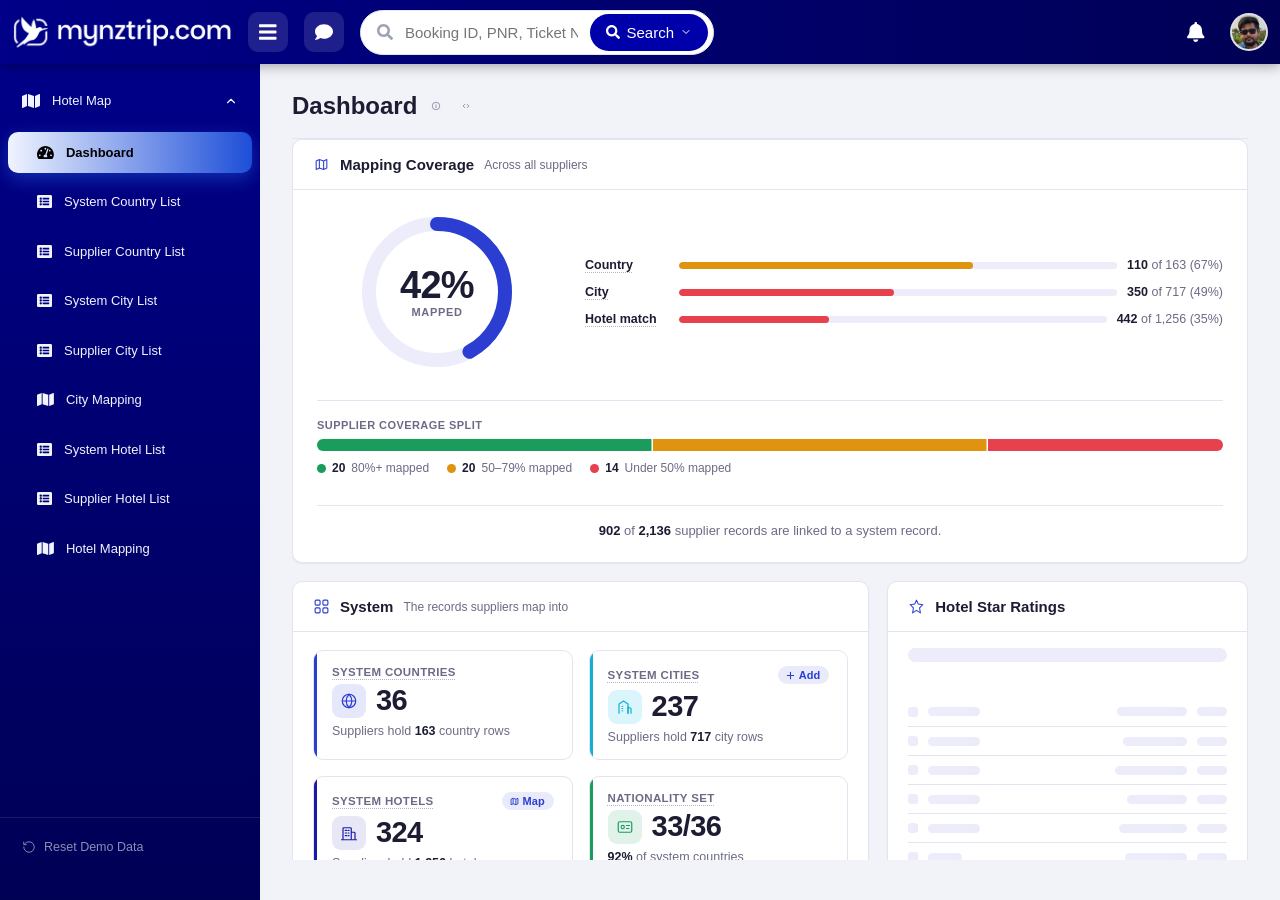
<file: dashboard.html>
<!doctype html>
<html lang="en">
<head>
<meta charset="UTF-8" />
<meta name="viewport" content="width=device-width, initial-scale=1.0" />
<title>Dashboard – Hotel Map | mynztrip.com</title>
<link rel="stylesheet" href="css/styles.css" />
</head>
<body>
<div class="app-shell">

  <!-- Top bar -->
  <header class="topbar">
    <div class="topbar-brand">
      <img class="admin-logo" src="assets/logo/mynztrip_logo_white.png" alt="mynztrip.com" width="220" height="34" />
    </div>

    <button class="icon-btn" aria-label="Menu">
      <svg width="17.5" height="20" viewBox="0 0 448 512" fill="currentColor"><path d="M16 132h416c8.837 0 16-7.163 16-16V76c0-8.837-7.163-16-16-16H16C7.163 60 0 67.163 0 76v40c0 8.837 7.163 16 16 16zm0 160h416c8.837 0 16-7.163 16-16v-40c0-8.837-7.163-16-16-16H16c-8.837 0-16 7.163-16 16v40c0 8.837 7.163 16 16 16zm0 160h416c8.837 0 16-7.163 16-16v-40c0-8.837-7.163-16-16-16H16c-8.837 0-16 7.163-16 16v40c0 8.837 7.163 16 16 16z"/></svg>
    </button>

    <button class="icon-btn accent-red" aria-label="Messages">
      <svg width="18" height="18" viewBox="0 0 512 512" fill="#fff"><path d="M256 32C114.6 32 0 125.1 0 240c0 49.6 21.4 95 57 130.7C44.5 421.1 2.7 466 2.2 466.5c-2.2 2.3-2.8 5.7-1.5 8.7S4.8 480 8 480c66.3 0 116-31.8 140.6-51.4 32.7 12.3 69 19.4 107.4 19.4 141.4 0 256-93.1 256-208S397.4 32 256 32z"/></svg>
    </button>

    <div class="topbar-search">
      <svg width="16" height="16" viewBox="0 0 512 512" fill="currentColor"><path d="M505 442.7L405.3 343c-4.5-4.5-10.6-7-17-7H372c27.6-35.3 44-79.7 44-128C416 93.1 322.9 0 208 0S0 93.1 0 208s93.1 208 208 208c48.3 0 92.7-16.4 128-44v16.3c0 6.4 2.5 12.5 7 17l99.7 99.7c9.4 9.4 24.6 9.4 33.9 0l28.3-28.3c9.4-9.4 9.4-24.6.1-34zM208 336c-70.7 0-128-57.2-128-128 0-70.7 57.2-128 128-128 70.7 0 128 57.2 128 128 0 70.7-57.2 128-128 128z"/></svg>
      <input type="text" placeholder="Booking ID, PNR, Ticket No..." />
      <button type="button">
        <svg width="14" height="14" viewBox="0 0 512 512" fill="#fff"><path d="M505 442.7L405.3 343c-4.5-4.5-10.6-7-17-7H372c27.6-35.3 44-79.7 44-128C416 93.1 322.9 0 208 0S0 93.1 0 208s93.1 208 208 208c48.3 0 92.7-16.4 128-44v16.3c0 6.4 2.5 12.5 7 17l99.7 99.7c9.4 9.4 24.6 9.4 33.9 0l28.3-28.3c9.4-9.4 9.4-24.6.1-34zM208 336c-70.7 0-128-57.2-128-128 0-70.7 57.2-128 128-128 70.7 0 128 57.2 128 128 0 70.7-57.2 128-128 128z"/></svg>
        Search
        <svg width="12" height="12" viewBox="0 0 24 24" fill="none"><path d="M6 9l6 6 6-6" stroke="#fff" stroke-width="2" stroke-linecap="round" stroke-linejoin="round"/></svg>
      </button>
    </div>

    <div class="topbar-right">
      <button class="icon-btn" aria-label="Notifications">
        <svg width="17.5" height="20" viewBox="0 0 448 512" fill="#fff"><path d="M224 512c35.32 0 63.97-28.65 63.97-64H160.03c0 35.35 28.65 64 63.97 64zm215.39-149.71c-19.32-20.76-55.47-51.99-55.47-154.29 0-77.7-54.48-139.9-127.94-155.16V32c0-17.67-14.32-32-31.98-32s-31.98 14.33-31.98 32v20.84C118.56 68.1 64.08 130.3 64.08 208c0 102.3-36.15 133.53-55.47 154.29-6 6.45-8.66 14.16-8.61 21.71.11 16.4 12.98 32 32.1 32h383.8c19.12 0 32-15.6 32.1-32 .05-7.55-2.61-15.27-8.61-21.71z"/></svg>
      </button>
      <img class="avatar" src="assets/profile-photo.png" alt="Your account" width="38" height="38" />
    </div>
  </header>

  <div class="app-body">

    <!-- Sidebar -->
    <aside class="sidebar">
      <!-- Hotel Map (mother menu — every page in this project lives under
           it, Dashboard included). Two levels only: this parent and its
           pages. The Country/City/Hotel accordions that used to sit
           between them are gone — they made every page three clicks deep
           and hid the one thing the menu is for, which is seeing what
           exists. -->
      <!-- Menu icons are Font Awesome Free glyphs (CC BY 4.0) — the same ones
           the live portal uses: fa-map for the parent, fa-tachometer-alt for
           Dashboard, fa-list-alt for the lists. Inlined as paths so they match
           exactly without pulling in the Font Awesome runtime. -->
      <nav class="nav-group open">
        <button class="nav-item active">
          <svg width="18" height="16" viewBox="0 0 576 512" fill="currentColor"><path d="M0 117.66v346.32c0 11.32 11.43 19.06 21.94 14.86L160 416V32L20.12 87.95A32.006 32.006 0 0 0 0 117.66zM192 416l192 64V96L192 32v384zM554.06 33.16L416 96v384l139.88-55.95A31.996 31.996 0 0 0 576 394.34V48.02c0-11.32-11.43-19.06-21.94-14.86z"/></svg>
          Hotel Map
          <svg class="chevron" width="14" height="14" viewBox="0 0 24 24" fill="none"><path d="M6 9l6 6 6-6" stroke="currentColor" stroke-width="2" stroke-linecap="round" stroke-linejoin="round"/></svg>
        </button>
        <div class="submenu">
          <a class="submenu-item active" href="dashboard.html">
            <svg width="16.875" height="15" viewBox="0 0 576 512" fill="currentColor"><path d="M288 32C128.94 32 0 160.94 0 320c0 52.8 14.25 102.26 39.06 144.8 5.61 9.62 16.3 15.2 27.44 15.2h443c11.14 0 21.83-5.58 27.44-15.2C561.75 422.26 576 372.8 576 320c0-159.06-128.94-288-288-288zm0 64c14.71 0 26.58 10.13 30.32 23.65-1.11 2.26-2.64 4.23-3.45 6.67l-9.22 27.67c-5.13 3.49-10.97 6.01-17.64 6.01-17.67 0-32-14.33-32-32S270.33 96 288 96zM96 384c-17.67 0-32-14.33-32-32s14.33-32 32-32 32 14.33 32 32-14.33 32-32 32zm48-160c-17.67 0-32-14.33-32-32s14.33-32 32-32 32 14.33 32 32-14.33 32-32 32zm246.77-72.41l-61.33 184C343.13 347.33 352 364.54 352 384c0 11.72-3.38 22.55-8.88 32H232.88c-5.5-9.45-8.88-20.28-8.88-32 0-33.94 26.5-61.43 59.9-63.59l61.34-184.01c4.17-12.56 17.73-19.45 30.36-15.17 12.57 4.19 19.35 17.79 15.17 30.36zm14.66 57.2l15.52-46.55c3.47-1.29 7.13-2.23 11.05-2.23 17.67 0 32 14.33 32 32s-14.33 32-32 32c-11.38-.01-20.89-6.28-26.57-15.22zM480 384c-17.67 0-32-14.33-32-32s14.33-32 32-32 32 14.33 32 32-14.33 32-32 32z"/></svg>
            Dashboard
          </a>
          <a class="submenu-item" href="country-system.html">
            <svg width="15" height="15" viewBox="0 0 512 512" fill="currentColor"><path d="M464 480H48c-26.51 0-48-21.49-48-48V80c0-26.51 21.49-48 48-48h416c26.51 0 48 21.49 48 48v352c0 26.51-21.49 48-48 48zM128 120c-22.091 0-40 17.909-40 40s17.909 40 40 40 40-17.909 40-40-17.909-40-40-40zm0 96c-22.091 0-40 17.909-40 40s17.909 40 40 40 40-17.909 40-40-17.909-40-40-40zm0 96c-22.091 0-40 17.909-40 40s17.909 40 40 40 40-17.909 40-40-17.909-40-40-40zm288-136v-32c0-6.627-5.373-12-12-12H204c-6.627 0-12 5.373-12 12v32c0 6.627 5.373 12 12 12h200c6.627 0 12-5.373 12-12zm0 96v-32c0-6.627-5.373-12-12-12H204c-6.627 0-12 5.373-12 12v32c0 6.627 5.373 12 12 12h200c6.627 0 12-5.373 12-12zm0 96v-32c0-6.627-5.373-12-12-12H204c-6.627 0-12 5.373-12 12v32c0 6.627 5.373 12 12 12h200c6.627 0 12-5.373 12-12z"/></svg>
            System Country List
          </a>
          <a class="submenu-item" href="country-supplier.html">
            <svg width="15" height="15" viewBox="0 0 512 512" fill="currentColor"><path d="M464 480H48c-26.51 0-48-21.49-48-48V80c0-26.51 21.49-48 48-48h416c26.51 0 48 21.49 48 48v352c0 26.51-21.49 48-48 48zM128 120c-22.091 0-40 17.909-40 40s17.909 40 40 40 40-17.909 40-40-17.909-40-40-40zm0 96c-22.091 0-40 17.909-40 40s17.909 40 40 40 40-17.909 40-40-17.909-40-40-40zm0 96c-22.091 0-40 17.909-40 40s17.909 40 40 40 40-17.909 40-40-17.909-40-40-40zm288-136v-32c0-6.627-5.373-12-12-12H204c-6.627 0-12 5.373-12 12v32c0 6.627 5.373 12 12 12h200c6.627 0 12-5.373 12-12zm0 96v-32c0-6.627-5.373-12-12-12H204c-6.627 0-12 5.373-12 12v32c0 6.627 5.373 12 12 12h200c6.627 0 12-5.373 12-12zm0 96v-32c0-6.627-5.373-12-12-12H204c-6.627 0-12 5.373-12 12v32c0 6.627 5.373 12 12 12h200c6.627 0 12-5.373 12-12z"/></svg>
            Supplier Country List
          </a>
          <a class="submenu-item" href="city-system.html">
            <svg width="15" height="15" viewBox="0 0 512 512" fill="currentColor"><path d="M464 480H48c-26.51 0-48-21.49-48-48V80c0-26.51 21.49-48 48-48h416c26.51 0 48 21.49 48 48v352c0 26.51-21.49 48-48 48zM128 120c-22.091 0-40 17.909-40 40s17.909 40 40 40 40-17.909 40-40-17.909-40-40-40zm0 96c-22.091 0-40 17.909-40 40s17.909 40 40 40 40-17.909 40-40-17.909-40-40-40zm0 96c-22.091 0-40 17.909-40 40s17.909 40 40 40 40-17.909 40-40-17.909-40-40-40zm288-136v-32c0-6.627-5.373-12-12-12H204c-6.627 0-12 5.373-12 12v32c0 6.627 5.373 12 12 12h200c6.627 0 12-5.373 12-12zm0 96v-32c0-6.627-5.373-12-12-12H204c-6.627 0-12 5.373-12 12v32c0 6.627 5.373 12 12 12h200c6.627 0 12-5.373 12-12zm0 96v-32c0-6.627-5.373-12-12-12H204c-6.627 0-12 5.373-12 12v32c0 6.627 5.373 12 12 12h200c6.627 0 12-5.373 12-12z"/></svg>
            System City List
          </a>
          <a class="submenu-item" href="city-supplier.html">
            <svg width="15" height="15" viewBox="0 0 512 512" fill="currentColor"><path d="M464 480H48c-26.51 0-48-21.49-48-48V80c0-26.51 21.49-48 48-48h416c26.51 0 48 21.49 48 48v352c0 26.51-21.49 48-48 48zM128 120c-22.091 0-40 17.909-40 40s17.909 40 40 40 40-17.909 40-40-17.909-40-40-40zm0 96c-22.091 0-40 17.909-40 40s17.909 40 40 40 40-17.909 40-40-17.909-40-40-40zm0 96c-22.091 0-40 17.909-40 40s17.909 40 40 40 40-17.909 40-40-17.909-40-40-40zm288-136v-32c0-6.627-5.373-12-12-12H204c-6.627 0-12 5.373-12 12v32c0 6.627 5.373 12 12 12h200c6.627 0 12-5.373 12-12zm0 96v-32c0-6.627-5.373-12-12-12H204c-6.627 0-12 5.373-12 12v32c0 6.627 5.373 12 12 12h200c6.627 0 12-5.373 12-12zm0 96v-32c0-6.627-5.373-12-12-12H204c-6.627 0-12 5.373-12 12v32c0 6.627 5.373 12 12 12h200c6.627 0 12-5.373 12-12z"/></svg>
            Supplier City List
          </a>
          <!-- The two mapping screens carry the Map icon used for every
               mapping action in this project, not the list icon: they are
               where relationships are made, not another list to read. -->
          <a class="submenu-item" href="city-mapping.html">
            <svg width="16.875" height="15" viewBox="0 0 576 512" fill="currentColor"><path d="M0 117.66v346.32c0 11.32 11.43 19.06 21.94 14.86L160 416V32L20.12 87.95A32.006 32.006 0 0 0 0 117.66zM192 416l192 64V96L192 32v384zM554.06 33.16L416 96v384l139.88-55.95A31.996 31.996 0 0 0 576 394.34V48.02c0-11.32-11.43-19.06-21.94-14.86z"/></svg>
            City Mapping
          </a>
          <a class="submenu-item" href="hotel-system.html">
            <svg width="15" height="15" viewBox="0 0 512 512" fill="currentColor"><path d="M464 480H48c-26.51 0-48-21.49-48-48V80c0-26.51 21.49-48 48-48h416c26.51 0 48 21.49 48 48v352c0 26.51-21.49 48-48 48zM128 120c-22.091 0-40 17.909-40 40s17.909 40 40 40 40-17.909 40-40-17.909-40-40-40zm0 96c-22.091 0-40 17.909-40 40s17.909 40 40 40 40-17.909 40-40-17.909-40-40-40zm0 96c-22.091 0-40 17.909-40 40s17.909 40 40 40 40-17.909 40-40-17.909-40-40-40zm288-136v-32c0-6.627-5.373-12-12-12H204c-6.627 0-12 5.373-12 12v32c0 6.627 5.373 12 12 12h200c6.627 0 12-5.373 12-12zm0 96v-32c0-6.627-5.373-12-12-12H204c-6.627 0-12 5.373-12 12v32c0 6.627 5.373 12 12 12h200c6.627 0 12-5.373 12-12zm0 96v-32c0-6.627-5.373-12-12-12H204c-6.627 0-12 5.373-12 12v32c0 6.627 5.373 12 12 12h200c6.627 0 12-5.373 12-12z"/></svg>
            System Hotel List
          </a>
          <a class="submenu-item" href="hotel-supplier.html">
            <svg width="15" height="15" viewBox="0 0 512 512" fill="currentColor"><path d="M464 480H48c-26.51 0-48-21.49-48-48V80c0-26.51 21.49-48 48-48h416c26.51 0 48 21.49 48 48v352c0 26.51-21.49 48-48 48zM128 120c-22.091 0-40 17.909-40 40s17.909 40 40 40 40-17.909 40-40-17.909-40-40-40zm0 96c-22.091 0-40 17.909-40 40s17.909 40 40 40 40-17.909 40-40-17.909-40-40-40zm0 96c-22.091 0-40 17.909-40 40s17.909 40 40 40 40-17.909 40-40-17.909-40-40-40zm288-136v-32c0-6.627-5.373-12-12-12H204c-6.627 0-12 5.373-12 12v32c0 6.627 5.373 12 12 12h200c6.627 0 12-5.373 12-12zm0 96v-32c0-6.627-5.373-12-12-12H204c-6.627 0-12 5.373-12 12v32c0 6.627 5.373 12 12 12h200c6.627 0 12-5.373 12-12zm0 96v-32c0-6.627-5.373-12-12-12H204c-6.627 0-12 5.373-12 12v32c0 6.627 5.373 12 12 12h200c6.627 0 12-5.373 12-12z"/></svg>
            Supplier Hotel List
          </a>
          <a class="submenu-item" href="hotel-mapping.html">
            <svg width="16.875" height="15" viewBox="0 0 576 512" fill="currentColor"><path d="M0 117.66v346.32c0 11.32 11.43 19.06 21.94 14.86L160 416V32L20.12 87.95A32.006 32.006 0 0 0 0 117.66zM192 416l192 64V96L192 32v384zM554.06 33.16L416 96v384l139.88-55.95A31.996 31.996 0 0 0 576 394.34V48.02c0-11.32-11.43-19.06-21.94-14.86z"/></svg>
            Hotel Mapping
          </a>
        </div>
      </nav>

      <div class="sidebar-footer">
        <button class="reset-demo-btn" id="resetDemoDataBtn">
          <svg width="14" height="14" viewBox="0 0 24 24" fill="none"><path d="M3 12a9 9 0 109-9 9 9 0 00-7 3.3" stroke="currentColor" stroke-width="1.6" stroke-linecap="round"/><path d="M3 3.5V8h4.5" stroke="currentColor" stroke-width="1.6" stroke-linecap="round" stroke-linejoin="round"/></svg>
          Reset Demo Data
        </button>
      </div>
    </aside>

    <!-- Main content -->
    <main class="main-content" id="dashboardMain">
      <div class="page-header">
        <div class="page-title-row">
          <h1 class="page-title">Dashboard</h1>
          <button class="info-icon-btn" data-info-target="#dashboardInfo" data-info-title="Dashboard" aria-label="About this page" title="About this page">
            <svg width="16" height="16" viewBox="0 0 24 24" fill="none"><circle cx="12" cy="12" r="9" stroke="currentColor" stroke-width="1.6"/><path d="M12 11v5" stroke="currentColor" stroke-width="1.6" stroke-linecap="round"/><circle cx="12" cy="8" r="1" fill="currentColor"/></svg>
          </button>
          <button class="info-icon-btn" data-info-target="#dashboardDevNotes" data-info-title="Developer Notes — Dashboard" aria-label="Developer notes for this page" title="Developer notes for this page">
            <svg width="16" height="16" viewBox="0 0 24 24" fill="none"><path d="M9 8l-4 4 4 4M15 8l4 4-4 4" stroke="currentColor" stroke-width="1.6" stroke-linecap="round" stroke-linejoin="round"/></svg>
          </button>
        </div>
      </div>
      <hr class="page-divider" />

      <template id="dashboardInfo">
        <p>A snapshot of the whole system, arranged as one question answered four times over, from the widest view down to the individual supplier. Every count and label doubles as a shortcut straight into the screen behind it — there's no separate links section to hunt through.</p>
        <ul>
          <li><strong>Mapping Coverage</strong> — the headline: what share of all supplier records are linked to a system record, and a bar showing how the suppliers themselves divide into good, fair and poor coverage. This is the number to read first. The Country/City/Hotel-match rows beside it are the split that number is made of.</li>
          <li><strong>System</strong> — total counts for Countries, Cities, and Hotels, plus how many countries have a Nationality set. These aren't mapped to anything themselves — they're what suppliers map into. Each tile's sub-line says how many supplier records of that kind exist for comparison. Click a tile's title to open that list; Cities also has a direct link to add a new one.</li>
          <li><strong>Suppliers</strong> — one row per supplier, with an overall mapped percentage and a Country/City/Hotel meter each. Search by name and sort by coverage or size — <em>Lowest coverage first</em> turns the list into a work queue, worst supplier at the top. A supplier that has no records of a given kind reads <em>No records</em> rather than 0% — there's nothing there to map. Every label opens that supplier's own list, already scoped to them, and <strong>Map cities →</strong> opens City Mapping with that supplier already selected. <em>Hotel match</em> is named apart from the other two because it isn't mapped by hand — it's whether the supplier's Provider ID resolves to a hotel the system already holds.</li>
          <li><strong>Mapping screens</strong> — there are two, and each is linked from the thing it acts on rather than from a list of links. <strong>City Mapping</strong> opens from any supplier row, already scoped to that supplier. <strong>Hotel Mapping</strong> opens from the System Hotels tile, because it maps system hotels into system cities and never touches a supplier record. There is no country mapping screen — supplier countries are mapped on the Supplier Country List itself, which is where the Country label already goes.</li>
          <li><strong>Hotel Star Ratings</strong> — how the system's hotels divide across the 1–5 star scale, plus SC (no formal star rating), as one stacked bar with the exact counts below it.</li>
        </ul>
      </template>

      <template id="dashboardDevNotes">
        <p>Every number on this screen is computed fresh on page load, directly from the live in-memory data — nothing here is cached or precomputed, so it always reflects whatever is currently in storage. Navigation is attached directly to the stat it belongs to instead of living in a separate links block. The three entity types — what each is called, where its rows come from, what counts as a mapped row, and which screen it opens — are declared once; the hero and the supplier rows both read from that one declaration rather than each repeating a Country/City/Hotel triple of their own.</p>
        <ul>
          <li><strong>Every card loads on its own.</strong> The four cards here stand in for four separate endpoints: each holds a skeleton of the block that is coming and reveals itself the moment its own data lands, so a slow supplier list never keeps the coverage ring off the screen and there is no all-or-nothing blank while the slowest call finishes. Each placeholder reuses the real layout of the block it replaces rather than inventing its own boxes, so nothing shifts when the numbers arrive — including a stand-in pager under the supplier rows, which is the only reason that card doesn't jump at the end. Each card's render is called from its own response, never from a combined one. The Suppliers search and sort start disabled in the markup — there is nothing to search until that card's own data is here — and the runaway Next button's 30-second timer starts when its card renders, not on page load.</li>
          <li><strong>Mapping Coverage hero</strong> — supplier records summed across all suppliers and all three entity types: mapped over total. The ring is a single arc, drawn from 0 on the first frame so it sweeps up on load. <strong>Supplier coverage split</strong> buckets every supplier by its own overall percentage using the tiers below, so it re-shapes itself as coverage changes. Every row in the breakdown is supplier-side — the three the ring totals — so the card stays one subject throughout. Note that the system hotel ↔ system city graph the Hotel Mapping screen edits (a hotel's primary city and its additional cities) is deliberately <em>not</em> summarised here; nothing on this dashboard moves when that screen is used.</li>
          <li><strong>System tiles</strong> — plain lengths of the system Country/City/Hotel lists. <strong>Nationality Set</strong> counts system countries whose Nationality field is non-null. Each tile's title links to that entity's System list; the Cities tile additionally links to Add City. The sub-lines describe <em>supplier</em> row counts, so they lead with the word "Suppliers" — the value above them is a system count and the two were previously easy to read as one number.</li>
          <li><strong>Mapping coverage color tiers</strong> — the exact percentage cutoffs behind every coverage bar, the supplier row's percentage pill and the hero's split bar (all read from one shared function, so this is a single rule, not three): <strong>green</strong> (success) at <strong>80% or higher</strong>, <strong>amber</strong> (warning) from <strong>50% up to 79%</strong>, <strong>red</strong> (danger) <strong>below 50%</strong>. It is the only tier rule on this page; an earlier Needs Attention card carried a second, unrelated one for inactive hotels, and both that card and that rule are gone.</li>
                    <li><strong>Empty entities are not failures.</strong> A supplier with zero rows of some kind (in this data, 50 of the 54 suppliers have no hotel records at all) has nothing to map, so 0 of 0 is rendered as a hatched grey rail reading <em>No records</em> and is excluded from every ranking. The old screen scored it 0%, painted it red, and let a since-removed Needs Attention card fill up with suppliers that had done nothing wrong.</li>
          <li><strong>Mapping screens</strong> — there are two, and each is linked from the thing it acts on rather than from a list of links. <strong>City Mapping</strong> opens from any supplier row, already scoped to that supplier. <strong>Hotel Mapping</strong> opens from the System Hotels tile, because it maps system hotels into system cities and never touches a supplier record. There is no country mapping screen — supplier countries are mapped on the Supplier Country List itself, which is where the Country label already goes.</li>
          <li><strong>Hotel Star Ratings</strong> — every system hotel's star rating, bucketed 5 down to 1 plus a 0 bucket labeled <strong>SC</strong> (a real classification for hotels with no formal star rating, e.g. serviced apartments — not "unrated data"). Drawn as one stacked bar over a legend. This is a plain magnitude distribution, not a coverage metric, so it uses an ordinal navy-to-pale ramp rather than the good/bad tier scale above; SC sits off the ramp in grey because it isn't a point on the 1–5 scale. Empty buckets keep their legend row (so the full scale's shape stays visible) but contribute no bar segment.</li>
          <li><strong>Supplier rows</strong> — one per supplier, with an overall percentage (mapped records summed across all three types, divided by their combined total) colored by the tiers above. Three meters follow: <strong>Country</strong> (mapped when a system country is assigned), <strong>City</strong> (mapped when a system city is assigned), <strong>Hotel match</strong> (its provider identifier resolves to a real system hotel). That third one is deliberately not called "Hotel": Country and City are both mapped by hand, while this is derived from the feed — the Supplier Hotel List carries no Map or Unmap action anywhere in it, so nothing on this row can be acted on directly. Sitting unlabelled beside the other two it claimed a parallel it does not have. It still earns its place: a low match rate means the system is missing hotels the suppliers already know about. Search filters by supplier name; sort defaults to <em>Name (A–Z)</em>, which interleaves the coverage tiers so the meters and pills carry information on first paint rather than showing page after page of red. <em>Lowest coverage first</em> is one click away, and it is the whole reason the Needs Attention card could be deleted: that card ranked supplier×entity pairs worst-first, and every item it ever surfaced came from a supplier already in this list's own worst five. It re-drew the top of this card and called it a second panel. Every link carries this supplier along so the destination opens with that supplier already selected, not an empty "pick a supplier" state. The row previously carried six links to three destinations — each meter label plus an identical "View" beside it — so the duplicates are gone; the row-level link that replaced them duplicated the Hotel label exactly, and now points at <strong>City Mapping</strong> instead, scoped to this supplier. That is the only destination on the row that its own labels don't already reach, and the screen where a supplier's unmapped cities actually get resolved. The list is paginated independently of everything else on this page.</li>
          <li><strong>The Next button</strong> on the supplier pager runs away from the cursor. That is deliberate and lives only here. Keyboard and screen-reader access are untouched.</li>
        </ul>
      </template>

      <div class="dashboard-layout">

        <!-- Hero: the one question this screen exists to answer, before any
             list of anything. -->
        <section class="content-card dash-card" id="coverageCard">
          <div class="dash-head">
            <svg width="17" height="17" viewBox="0 0 24 24" fill="none"><path d="M9 17l-4.5 2V7L9 5m0 12l6 2m-6-2V5m6 14l4.5-2V5L15 7m0 12V7m0 0L9 5" stroke="currentColor" stroke-width="1.5" stroke-linejoin="round"/></svg>
            <h2>Mapping Coverage</h2>
            <span class="dash-head-note">Across all suppliers</span>
          </div>
          <!-- Waiting on this card's own endpoint. The same grid the real
               hero uses, so the ring, the three rows and the split bar land
               exactly where their placeholders stood. -->
          <div class="dash-hero dash-skel skeleton" aria-hidden="true">
            <div class="hero-ring-wrap">
              <div class="skel-ring">
                <span class="skeleton-bar" style="width:62px; height:26px"></span>
                <span class="skeleton-bar" style="width:44px; height:9px"></span>
              </div>
            </div>
            <div class="hero-breakdown">
              <div class="hero-metric">
                <span class="skeleton-bar" style="width:62%"></span>
                <span class="coverage-meter-track"></span>
                <span class="skeleton-bar" style="width:118px"></span>
              </div>
              <div class="hero-metric">
                <span class="skeleton-bar" style="width:48%"></span>
                <span class="coverage-meter-track"></span>
                <span class="skeleton-bar" style="width:104px"></span>
              </div>
              <div class="hero-metric">
                <span class="skeleton-bar" style="width:80%"></span>
                <span class="coverage-meter-track"></span>
                <span class="skeleton-bar" style="width:126px"></span>
              </div>
            </div>
            <div class="hero-health">
              <p class="hero-health-title"><span class="skeleton-bar" style="width:126px; height:9px"></span></p>
              <div class="health-stack"></div>
              <div class="health-legend">
                <span class="health-legend-item"><i class="skeleton-dot" style="width:9px; height:9px"></i><span class="skeleton-bar" style="width:118px; height:9px"></span></span>
                <span class="health-legend-item"><i class="skeleton-dot" style="width:9px; height:9px"></i><span class="skeleton-bar" style="width:132px; height:9px"></span></span>
                <span class="health-legend-item"><i class="skeleton-dot" style="width:9px; height:9px"></i><span class="skeleton-bar" style="width:104px; height:9px"></span></span>
              </div>
            </div>
            <p class="hero-caption"><span class="skeleton-bar" style="width:54%"></span></p>
          </div>
          <div class="dash-hero" data-loads hidden>
            <div class="hero-ring-wrap">
              <div class="hero-ring">
                <svg viewBox="0 0 160 160" aria-hidden="true">
                  <circle class="hero-ring-track" cx="80" cy="80" r="68" fill="none" stroke-width="14" />
                  <circle class="hero-ring-fill" id="heroRingFill" cx="80" cy="80" r="68" fill="none" stroke-width="14" stroke-dasharray="0 427.26" />
                </svg>
                <div class="hero-ring-center">
                  <span class="hero-ring-pct" id="heroPct">--</span>
                  <span class="hero-ring-unit">Mapped</span>
                </div>
              </div>
            </div>
            <div class="hero-breakdown" id="heroBreakdown"></div>
            <div class="hero-health" id="heroHealth"></div>
            <!-- Spans the whole card rather than sitting under the ring: it
                 is the sentence form of everything above it, not a caption
                 for the dial alone, and squeezed into the ring's own column
                 it broke across three lines for no reason. -->
            <p class="hero-caption" id="heroCaption"></p>
          </div>
        </section>

        <!-- System: what exists to be mapped into — its counts, and the shape
             of its hotels. Star Ratings sits here rather than beside the
             Suppliers list below: it describes SYSTEM_HOTELS, so this is the
             card it belongs to, and the pairing gives the row two columns of
             near-equal height instead of leaving a short panel stranded
             against a tall one. -->
        <div class="dash-grid">
        <section class="content-card dash-card" id="systemCard">
          <div class="dash-head">
            <svg width="17" height="17" viewBox="0 0 24 24" fill="none"><rect x="3" y="3" width="7" height="7" rx="1.5" stroke="currentColor" stroke-width="1.6"/><rect x="14" y="3" width="7" height="7" rx="1.5" stroke="currentColor" stroke-width="1.6"/><rect x="3" y="14" width="7" height="7" rx="1.5" stroke="currentColor" stroke-width="1.6"/><rect x="14" y="14" width="7" height="7" rx="1.5" stroke="currentColor" stroke-width="1.6"/></svg>
            <h2>System</h2>
            <span class="dash-head-note">The records suppliers map into</span>
          </div>
          <!-- Four tiles in the real 2x2 grid, with the accent rail greyed:
               a coloured rail on an empty tile reads as a live category. -->
          <div class="stat-tile-row dash-skel skeleton" aria-hidden="true">
            <div class="stat-tile" style="--tile-accent:#e3e5f0">
              <div class="stat-tile-content">
                <span class="skeleton-bar" style="width:64%"></span>
                <div class="stat-tile-value-row">
                  <span class="skeleton-square" style="width:34px; height:34px; border-radius:8px"></span>
                  <span class="skeleton-bar" style="width:52px; height:20px"></span>
                </div>
                <span class="skeleton-bar" style="width:82%; height:9px"></span>
              </div>
            </div>
            <div class="stat-tile" style="--tile-accent:#e3e5f0">
              <div class="stat-tile-content">
                <span class="skeleton-bar" style="width:56%"></span>
                <div class="stat-tile-value-row">
                  <span class="skeleton-square" style="width:34px; height:34px; border-radius:8px"></span>
                  <span class="skeleton-bar" style="width:44px; height:20px"></span>
                </div>
                <span class="skeleton-bar" style="width:74%; height:9px"></span>
              </div>
            </div>
            <div class="stat-tile" style="--tile-accent:#e3e5f0">
              <div class="stat-tile-content">
                <span class="skeleton-bar" style="width:60%"></span>
                <div class="stat-tile-value-row">
                  <span class="skeleton-square" style="width:34px; height:34px; border-radius:8px"></span>
                  <span class="skeleton-bar" style="width:58px; height:20px"></span>
                </div>
                <span class="skeleton-bar" style="width:78%; height:9px"></span>
              </div>
            </div>
            <div class="stat-tile" style="--tile-accent:#e3e5f0">
              <div class="stat-tile-content">
                <span class="skeleton-bar" style="width:52%"></span>
                <div class="stat-tile-value-row">
                  <span class="skeleton-square" style="width:34px; height:34px; border-radius:8px"></span>
                  <span class="skeleton-bar" style="width:48px; height:20px"></span>
                </div>
                <span class="skeleton-bar" style="width:70%; height:9px"></span>
                <span class="stat-tile-bar"><i style="width:0%"></i></span>
              </div>
            </div>
          </div>
          <div class="stat-tile-row" data-loads hidden>
            <div class="stat-tile stat-tile-icon--blue">
              <div class="stat-tile-content">
                <div class="stat-tile-header">
                  <a class="stat-tile-label" href="country-system.html" title="View System Country List">System Countries</a>
                </div>
                <div class="stat-tile-value-row">
                  <div class="stat-tile-icon">
                    <svg width="20" height="20" viewBox="0 0 24 24" fill="none"><circle cx="12" cy="12" r="9" stroke="currentColor" stroke-width="1.6"/><path d="M3 12h18M12 3c2.5 2.6 3.8 5.7 3.8 9s-1.3 6.4-3.8 9c-2.5-2.6-3.8-5.7-3.8-9s1.3-6.4 3.8-9z" stroke="currentColor" stroke-width="1.6"/></svg>
                  </div>
                  <span class="stat-tile-value" id="statSystemCountries">--</span>
                </div>
                <span class="stat-tile-sub" id="statSupplierCountries"></span>
              </div>
            </div>
            <div class="stat-tile stat-tile-icon--cyan">
              <div class="stat-tile-content">
                <div class="stat-tile-header">
                  <a class="stat-tile-label" href="city-system.html" title="View System City List">System Cities</a>
                  <a class="stat-tile-action" href="city-system.html?add=1" title="Add a new city">
                    <svg width="11" height="11" viewBox="0 0 24 24" fill="none"><path d="M12 5v14M5 12h14" stroke="currentColor" stroke-width="2.4" stroke-linecap="round"/></svg>
                    Add
                  </a>
                </div>
                <div class="stat-tile-value-row">
                  <div class="stat-tile-icon">
                    <svg width="20" height="20" viewBox="0 0 24 24" fill="none"><path d="M4 21V8l6-4 6 4v13" stroke="currentColor" stroke-width="1.6" stroke-linejoin="round"/><path d="M16 21v-9l4 2v7" stroke="currentColor" stroke-width="1.6" stroke-linejoin="round"/><path d="M8 11h1M8 14h1M8 17h1" stroke="currentColor" stroke-width="1.6" stroke-linecap="round"/></svg>
                  </div>
                  <span class="stat-tile-value" id="statSystemCities">--</span>
                </div>
                <span class="stat-tile-sub" id="statSupplierCities"></span>
              </div>
            </div>
            <div class="stat-tile stat-tile-icon--navy">
              <div class="stat-tile-content">
                <div class="stat-tile-header">
                  <a class="stat-tile-label" href="hotel-system.html" title="View System Hotel List">System Hotels</a>
                  <!-- Hotel Mapping's home on this screen. It maps system
                       hotels into system cities, so it belongs to this tile
                       rather than to any of the supplier coverage rows in
                       the hero — those are all about supplier records, and
                       this screen never touches one. Same action-chip
                       pattern the Cities tile uses for Add. -->
                  <a class="stat-tile-action" href="hotel-mapping.html" title="Open Hotel Mapping">
                    <svg width="11" height="11" viewBox="0 0 24 24" fill="none"><path d="M9 17l-4.5 2V7L9 5m0 12l6 2m-6-2V5m6 14l4.5-2V5L15 7m0 12V7m0 0L9 5" stroke="currentColor" stroke-width="2" stroke-linejoin="round"/></svg>
                    Map
                  </a>
                </div>
                <div class="stat-tile-value-row">
                  <div class="stat-tile-icon">
                    <svg width="20" height="20" viewBox="0 0 24 24" fill="none"><path d="M4 21V6a1 1 0 011-1h9a1 1 0 011 1v15" stroke="currentColor" stroke-width="1.6" stroke-linejoin="round"/><path d="M15 11h4a1 1 0 011 1v9" stroke="currentColor" stroke-width="1.6" stroke-linejoin="round"/><path d="M7 8.5h2M7 12h2M7 15.5h2M11 8.5h1M11 12h1M11 15.5h1M2 21h20" stroke="currentColor" stroke-width="1.6" stroke-linecap="round"/></svg>
                  </div>
                  <span class="stat-tile-value" id="statSystemHotels">--</span>
                </div>
                <span class="stat-tile-sub" id="statSupplierHotels"></span>
              </div>
            </div>
            <div class="stat-tile stat-tile-icon--green">
              <div class="stat-tile-content">
                <div class="stat-tile-header">
                  <a class="stat-tile-label" href="country-system.html" title="View System Country List">Nationality Set</a>
                </div>
                <div class="stat-tile-value-row">
                  <div class="stat-tile-icon">
                    <svg width="20" height="20" viewBox="0 0 24 24" fill="none"><rect x="3" y="5" width="18" height="14" rx="2" stroke="currentColor" stroke-width="1.6"/><circle cx="9" cy="12" r="2.2" stroke="currentColor" stroke-width="1.4"/><path d="M14 10h4M14 14h3" stroke="currentColor" stroke-width="1.4" stroke-linecap="round"/></svg>
                  </div>
                  <span class="stat-tile-value" id="statNationalitySet">--</span>
                </div>
                <span class="stat-tile-sub" id="statNationalitySub"></span>
                <span class="stat-tile-bar"><i id="statNationalityBar" style="width:0%"></i></span>
              </div>
            </div>
          </div>
        </section>

          <section class="content-card dash-card star-rating-card" id="starCard">
            <div class="dash-head">
              <svg width="17" height="17" viewBox="0 0 24 24" fill="none"><path d="M12 3l2.5 5.5L21 9.5l-4.7 4.3L17.5 21 12 17.5 6.5 21l1.2-7.2L3 9.5l6.5-1z" stroke="currentColor" stroke-width="1.5" stroke-linejoin="round"/></svg>
              <h2>Hotel Star Ratings</h2>
            </div>
            <!-- The empty stack rail plus all six legend rows: the scale has
                 a fixed shape (5 down to 1, then SC), so the placeholder is
                 the exact list that is coming. -->
            <div class="dash-skel skeleton star-skel" aria-hidden="true">
              <div class="star-stack"></div>
              <div class="star-rating-list">
                <div class="star-rating-row"><span class="skeleton-square" style="width:10px; height:10px"></span><span class="skeleton-bar" style="width:52px; height:9px"></span><span class="skeleton-bar" style="width:70px; height:9px"></span><span class="skeleton-bar" style="width:30px; height:9px"></span></div>
                <div class="star-rating-row"><span class="skeleton-square" style="width:10px; height:10px"></span><span class="skeleton-bar" style="width:52px; height:9px"></span><span class="skeleton-bar" style="width:64px; height:9px"></span><span class="skeleton-bar" style="width:30px; height:9px"></span></div>
                <div class="star-rating-row"><span class="skeleton-square" style="width:10px; height:10px"></span><span class="skeleton-bar" style="width:52px; height:9px"></span><span class="skeleton-bar" style="width:72px; height:9px"></span><span class="skeleton-bar" style="width:30px; height:9px"></span></div>
                <div class="star-rating-row"><span class="skeleton-square" style="width:10px; height:10px"></span><span class="skeleton-bar" style="width:52px; height:9px"></span><span class="skeleton-bar" style="width:60px; height:9px"></span><span class="skeleton-bar" style="width:30px; height:9px"></span></div>
                <div class="star-rating-row"><span class="skeleton-square" style="width:10px; height:10px"></span><span class="skeleton-bar" style="width:52px; height:9px"></span><span class="skeleton-bar" style="width:68px; height:9px"></span><span class="skeleton-bar" style="width:30px; height:9px"></span></div>
                <div class="star-rating-row"><span class="skeleton-square" style="width:10px; height:10px"></span><span class="skeleton-bar" style="width:34px; height:9px"></span><span class="skeleton-bar" style="width:62px; height:9px"></span><span class="skeleton-bar" style="width:30px; height:9px"></span></div>
              </div>
            </div>
            <div class="star-stack" id="starStack" data-loads hidden></div>
            <div class="star-rating-list" id="starRatingList" data-loads hidden></div>
          </section>
        </div>

        <!-- Suppliers takes the full width now that nothing sits beside it.
             Needs Attention used to: it ranked supplier x entity pairs
             worst-first, which turned out to be the top of this very list
             re-drawn — every item it surfaced came from a supplier already
             in the worst five overall, and the data holds no entity-level
             outlier hiding inside a well-ranked supplier for it to catch.
             One click on this card's own sort says the same thing, with the
             counts attached. -->
        <section class="content-card dash-card supplier-section" id="supplierCard">
            <div class="dash-head">
              <!-- Boxes, not the globe the System Countries tile uses: in
                   this project a globe already means "country". -->
              <svg width="17" height="17" viewBox="0 0 24 24" fill="none"><path d="M3 8.5L12 4l9 4.5-9 4.5-9-4.5z" stroke="currentColor" stroke-width="1.6" stroke-linejoin="round"/><path d="M3 12.5L12 17l9-4.5M3 16.5L12 21l9-4.5" stroke="currentColor" stroke-width="1.6" stroke-linejoin="round"/></svg>
              <h2>Suppliers</h2>
              <span class="dash-head-spacer"></span>
              <div class="toolbar-search">
                <svg width="16" height="16" viewBox="0 0 24 24" fill="none"><circle cx="11" cy="11" r="7" stroke="currentColor" stroke-width="2"/><path d="M21 21l-4.35-4.35" stroke="currentColor" stroke-width="2" stroke-linecap="round"/></svg>
                <input type="text" id="supplierSearch" placeholder="Search suppliers..." disabled />
              </div>
              <select class="filter-select" id="supplierSort" aria-label="Sort suppliers" disabled>
                <option value="name">Name (A–Z)</option>
                <option value="worst">Lowest coverage first</option>
                <option value="best">Highest coverage first</option>
                <option value="size">Most records</option>
              </select>
            </div>
          <!-- One page's worth of rows (the pager's own page size), plus a
               stand-in footer, so the card is already the height it will be
               when the rows land. -->
          <div class="supplier-summary-list dash-skel skeleton" aria-hidden="true">
            <div class="supplier-summary-card">
              <div class="supplier-summary-header">
                <span class="skeleton-dot" style="width:28px; height:28px"></span>
                <span class="skeleton-bar" style="width:150px"></span>
              </div>
              <div class="supplier-summary-right">
                <span class="skeleton-bar" style="width:88px; height:20px"></span>
              </div>
              <div class="supplier-summary-metrics">
                <div class="metric-chip">
                  <div class="metric-chip-top">
                    <span class="skeleton-bar" style="width:56px; height:9px"></span>
                    <span class="skeleton-bar" style="width:78px; height:9px"></span>
                  </div>
                  <span class="coverage-meter-track"></span>
                </div>
                <div class="metric-chip">
                  <div class="metric-chip-top">
                    <span class="skeleton-bar" style="width:40px; height:9px"></span>
                    <span class="skeleton-bar" style="width:86px; height:9px"></span>
                  </div>
                  <span class="coverage-meter-track"></span>
                </div>
                <div class="metric-chip">
                  <div class="metric-chip-top">
                    <span class="skeleton-bar" style="width:80px; height:9px"></span>
                    <span class="skeleton-bar" style="width:70px; height:9px"></span>
                  </div>
                  <span class="coverage-meter-track"></span>
                </div>
              </div>
            </div>
            <div class="supplier-summary-card">
              <div class="supplier-summary-header">
                <span class="skeleton-dot" style="width:28px; height:28px"></span>
                <span class="skeleton-bar" style="width:118px"></span>
              </div>
              <div class="supplier-summary-right">
                <span class="skeleton-bar" style="width:88px; height:20px"></span>
              </div>
              <div class="supplier-summary-metrics">
                <div class="metric-chip">
                  <div class="metric-chip-top">
                    <span class="skeleton-bar" style="width:56px; height:9px"></span>
                    <span class="skeleton-bar" style="width:78px; height:9px"></span>
                  </div>
                  <span class="coverage-meter-track"></span>
                </div>
                <div class="metric-chip">
                  <div class="metric-chip-top">
                    <span class="skeleton-bar" style="width:40px; height:9px"></span>
                    <span class="skeleton-bar" style="width:86px; height:9px"></span>
                  </div>
                  <span class="coverage-meter-track"></span>
                </div>
                <div class="metric-chip">
                  <div class="metric-chip-top">
                    <span class="skeleton-bar" style="width:80px; height:9px"></span>
                    <span class="skeleton-bar" style="width:70px; height:9px"></span>
                  </div>
                  <span class="coverage-meter-track"></span>
                </div>
              </div>
            </div>
            <div class="supplier-summary-card">
              <div class="supplier-summary-header">
                <span class="skeleton-dot" style="width:28px; height:28px"></span>
                <span class="skeleton-bar" style="width:176px"></span>
              </div>
              <div class="supplier-summary-right">
                <span class="skeleton-bar" style="width:88px; height:20px"></span>
              </div>
              <div class="supplier-summary-metrics">
                <div class="metric-chip">
                  <div class="metric-chip-top">
                    <span class="skeleton-bar" style="width:56px; height:9px"></span>
                    <span class="skeleton-bar" style="width:78px; height:9px"></span>
                  </div>
                  <span class="coverage-meter-track"></span>
                </div>
                <div class="metric-chip">
                  <div class="metric-chip-top">
                    <span class="skeleton-bar" style="width:40px; height:9px"></span>
                    <span class="skeleton-bar" style="width:86px; height:9px"></span>
                  </div>
                  <span class="coverage-meter-track"></span>
                </div>
                <div class="metric-chip">
                  <div class="metric-chip-top">
                    <span class="skeleton-bar" style="width:80px; height:9px"></span>
                    <span class="skeleton-bar" style="width:70px; height:9px"></span>
                  </div>
                  <span class="coverage-meter-track"></span>
                </div>
              </div>
            </div>
            <div class="supplier-summary-card">
              <div class="supplier-summary-header">
                <span class="skeleton-dot" style="width:28px; height:28px"></span>
                <span class="skeleton-bar" style="width:132px"></span>
              </div>
              <div class="supplier-summary-right">
                <span class="skeleton-bar" style="width:88px; height:20px"></span>
              </div>
              <div class="supplier-summary-metrics">
                <div class="metric-chip">
                  <div class="metric-chip-top">
                    <span class="skeleton-bar" style="width:56px; height:9px"></span>
                    <span class="skeleton-bar" style="width:78px; height:9px"></span>
                  </div>
                  <span class="coverage-meter-track"></span>
                </div>
                <div class="metric-chip">
                  <div class="metric-chip-top">
                    <span class="skeleton-bar" style="width:40px; height:9px"></span>
                    <span class="skeleton-bar" style="width:86px; height:9px"></span>
                  </div>
                  <span class="coverage-meter-track"></span>
                </div>
                <div class="metric-chip">
                  <div class="metric-chip-top">
                    <span class="skeleton-bar" style="width:80px; height:9px"></span>
                    <span class="skeleton-bar" style="width:70px; height:9px"></span>
                  </div>
                  <span class="coverage-meter-track"></span>
                </div>
              </div>
            </div>
            <div class="supplier-summary-card">
              <div class="supplier-summary-header">
                <span class="skeleton-dot" style="width:28px; height:28px"></span>
                <span class="skeleton-bar" style="width:160px"></span>
              </div>
              <div class="supplier-summary-right">
                <span class="skeleton-bar" style="width:88px; height:20px"></span>
              </div>
              <div class="supplier-summary-metrics">
                <div class="metric-chip">
                  <div class="metric-chip-top">
                    <span class="skeleton-bar" style="width:56px; height:9px"></span>
                    <span class="skeleton-bar" style="width:78px; height:9px"></span>
                  </div>
                  <span class="coverage-meter-track"></span>
                </div>
                <div class="metric-chip">
                  <div class="metric-chip-top">
                    <span class="skeleton-bar" style="width:40px; height:9px"></span>
                    <span class="skeleton-bar" style="width:86px; height:9px"></span>
                  </div>
                  <span class="coverage-meter-track"></span>
                </div>
                <div class="metric-chip">
                  <div class="metric-chip-top">
                    <span class="skeleton-bar" style="width:80px; height:9px"></span>
                    <span class="skeleton-bar" style="width:70px; height:9px"></span>
                  </div>
                  <span class="coverage-meter-track"></span>
                </div>
              </div>
            </div>
            <div class="supplier-summary-card">
              <div class="supplier-summary-header">
                <span class="skeleton-dot" style="width:28px; height:28px"></span>
                <span class="skeleton-bar" style="width:126px"></span>
              </div>
              <div class="supplier-summary-right">
                <span class="skeleton-bar" style="width:88px; height:20px"></span>
              </div>
              <div class="supplier-summary-metrics">
                <div class="metric-chip">
                  <div class="metric-chip-top">
                    <span class="skeleton-bar" style="width:56px; height:9px"></span>
                    <span class="skeleton-bar" style="width:78px; height:9px"></span>
                  </div>
                  <span class="coverage-meter-track"></span>
                </div>
                <div class="metric-chip">
                  <div class="metric-chip-top">
                    <span class="skeleton-bar" style="width:40px; height:9px"></span>
                    <span class="skeleton-bar" style="width:86px; height:9px"></span>
                  </div>
                  <span class="coverage-meter-track"></span>
                </div>
                <div class="metric-chip">
                  <div class="metric-chip-top">
                    <span class="skeleton-bar" style="width:80px; height:9px"></span>
                    <span class="skeleton-bar" style="width:70px; height:9px"></span>
                  </div>
                  <span class="coverage-meter-track"></span>
                </div>
              </div>
            </div>
          </div>
          <div class="table-footer pagination-bar dash-skel skeleton" aria-hidden="true">
            <div class="pagination-info"><span class="skeleton-bar" style="width:180px; height:10px"></span></div>
            <div class="pagination-controls">
              <span class="skeleton-bar" style="width:82px; height:28px"></span>
              <span class="skeleton-bar" style="width:28px; height:28px"></span>
              <span class="skeleton-bar" style="width:28px; height:28px"></span>
              <span class="skeleton-bar" style="width:28px; height:28px"></span>
              <span class="skeleton-bar" style="width:66px; height:28px"></span>
            </div>
          </div>
          <div class="supplier-summary-list" id="supplierSummaryList" data-loads hidden></div>
          <div class="table-footer pagination-bar" id="supplierPaginationBar" data-loads hidden></div>
        </section>

      </div>
    </main>
  </div>
</div>

<script src="js/app.js"></script>
<script src="js/data.js"></script>
<script>
  const supplierCount = Object.keys(SUPPLIER_LABELS).length;

  // The three entity types declared once — label, where a supplier's rows
  // live, what counts as "mapped" for that type, and which screen owns it.
  // The hero, the supplier rows and Needs Attention all read this table, so
  // adding a fourth entity is one entry here rather than a Country/City/
  // Hotel triple repeated in three places (which is what this file used to
  // carry, three times over, per link).
  const ENTITIES = [
    {
      key: "country",
      label: "Country",
      noun: "country",
      page: "country-supplier.html",
      rowsFor: (k) => supplierCountries[k] || [],
      isMapped: (r) => r.systemCountry != null,
    },
    {
      key: "city",
      label: "City",
      noun: "city",
      page: "city-supplier.html",
      rowsFor: (k) => supplierCities[k] || [],
      isMapped: (r) => (r.systemCityIds || []).length > 0,
    },
    {
      key: "hotel",
      // Not "Hotel". Sitting in a row with Country and City, that name
      // claimed a parallel this metric does not have: Country and City are
      // both things somebody maps by hand, while this one is derived from
      // the feed — hotel-supplier.html has no Map or Unmap action anywhere
      // in it, and nothing on this row can be acted on directly. What it
      // does say is worth saying: a low match rate means the system is
      // missing hotels the suppliers already know about.
      label: "Hotel match",
      noun: "hotel",
      page: "hotel-supplier.html",
      hint: "Supplier hotel rows whose Provider ID resolves to a system hotel — derived from the feed, never mapped by hand",
      rowsFor: (k) => supplierHotels[k] || [],
      isMapped: (r) => Boolean(findSystemHotelByProviderId(r.providerId)),
    },
  ];

  function coverageTierClass(pct) {
    if (pct >= 80) return "tier-good";
    if (pct >= 50) return "tier-warn";
    return "tier-low";
  }

  const TIER_PILL = { "tier-good": "success", "tier-warn": "warning", "tier-low": "danger" };

  // A supplier that has no rows of some kind has nothing to map, so `empty`
  // is tracked separately from a genuine 0%. Everything downstream — the
  // meter, the wording, and whether the pair is eligible for the Needs
  // Attention ranking at all — keys off this flag rather than off pct === 0.
  // In this data 50 of the 54 suppliers have no hotel records whatsoever;
  // scoring them 0% is what used to fill the whole panel with blameless
  // suppliers and paint half the screen red.
  function coverage(rows, isMapped) {
    const total = rows.length;
    const mapped = rows.filter(isMapped).length;
    return { total, mapped, unmapped: total - mapped, empty: total === 0, pct: total ? Math.round((mapped / total) * 100) : 0 };
  }

  function meterHtml(c) {
    if (c.empty) return `<span class="coverage-meter-track is-empty"></span>`;
    const tier = coverageTierClass(c.pct);
    return `<span class="coverage-meter-track"><span class="coverage-meter-fill ${tier}" style="width:${c.pct}%"></span></span>`;
  }

  /* ------------------------------------------------------------------ *
   * System tiles
   * ------------------------------------------------------------------ */

  // Each sub-line describes SUPPLIER rows while the value above it is a
  // SYSTEM count, so it leads with the scope word — "163 rows · 54
  // suppliers" under a system total of 36 read as though the two belonged
  // to each other.
  function supplierRowTotal(entity) {
    return Object.keys(SUPPLIER_LABELS).reduce((n, k) => n + entity.rowsFor(k).length, 0);
  }

  function renderSystemTiles() {
    const rowTotals = {};
    ENTITIES.forEach((e) => (rowTotals[e.key] = supplierRowTotal(e)));

    document.getElementById("statSystemCountries").textContent = SYSTEM_COUNTRIES.length;
    document.getElementById("statSupplierCountries").innerHTML =
      `Suppliers hold <strong>${rowTotals.country.toLocaleString()}</strong> country rows`;

    document.getElementById("statSystemCities").textContent = SYSTEM_CITIES.length;
    document.getElementById("statSupplierCities").innerHTML =
      `Suppliers hold <strong>${rowTotals.city.toLocaleString()}</strong> city rows`;

    document.getElementById("statSystemHotels").textContent = SYSTEM_HOTELS.length;
    document.getElementById("statSupplierHotels").innerHTML =
      `Suppliers hold <strong>${rowTotals.hotel.toLocaleString()}</strong> hotel rows`;

    const countriesWithNationality = SYSTEM_COUNTRIES.filter((c) => c.nationality).length;
    const nationalityPct = SYSTEM_COUNTRIES.length ? Math.round((countriesWithNationality / SYSTEM_COUNTRIES.length) * 100) : 0;
    document.getElementById("statNationalitySet").textContent = `${countriesWithNationality}/${SYSTEM_COUNTRIES.length}`;
    document.getElementById("statNationalitySub").innerHTML = `<strong>${nationalityPct}%</strong> of system countries`;
    document.getElementById("statNationalityBar").style.width = `${nationalityPct}%`;
  }

  /* ------------------------------------------------------------------ *
   * Per-supplier summaries — computed once, read by the hero, the supplier
   * list and the hero alike.
   * ------------------------------------------------------------------ */

  // Fixed hue order for the supplier avatar badges — pulled from the app's
  // existing non-status brand colors (never the success/warning/red trio,
  // which the meters use for coverage severity; reusing them here would
  // make a red avatar look like a coverage warning).
  const SUPPLIER_AVATAR_CLASSES = ["avatar-blue", "avatar-cyan", "avatar-navylight", "avatar-navy"];

  const supplierSummaries = Object.keys(SUPPLIER_LABELS).map((key, index) => {
    const stats = {};
    ENTITIES.forEach((e) => (stats[e.key] = coverage(e.rowsFor(key), e.isMapped)));
    const totalAll = ENTITIES.reduce((n, e) => n + stats[e.key].total, 0);
    const mappedAll = ENTITIES.reduce((n, e) => n + stats[e.key].mapped, 0);
    return {
      key,
      label: SUPPLIER_LABELS[key],
      avatarClass: SUPPLIER_AVATAR_CLASSES[index % SUPPLIER_AVATAR_CLASSES.length],
      stats,
      totalAll,
      mappedAll,
      overallPct: totalAll ? Math.round((mappedAll / totalAll) * 100) : 0,
      hasRows: totalAll > 0,
    };
  });

  /* ------------------------------------------------------------------ *
   * Hero — the headline number, its three-way split, and the shape of the
   * supplier population behind it.
   * ------------------------------------------------------------------ */

  const grandTotal = supplierSummaries.reduce((n, s) => n + s.totalAll, 0);
  const grandMapped = supplierSummaries.reduce((n, s) => n + s.mappedAll, 0);
  const grandPct = grandTotal ? Math.round((grandMapped / grandTotal) * 100) : 0;

  function renderHero() {
    document.getElementById("heroPct").textContent = `${grandPct}%`;
    document.getElementById("heroCaption").innerHTML =
      `<strong>${grandMapped.toLocaleString()}</strong> of <strong>${grandTotal.toLocaleString()}</strong> supplier records are linked to a system record.`;

    // r=68 on the 160-box below; the arc is drawn from zero on the first frame
    // so the ring sweeps up to its value instead of appearing already full.
    const RING_CIRCUMFERENCE = 2 * Math.PI * 68;
    const ringFill = document.getElementById("heroRingFill");
    requestAnimationFrame(() => {
      ringFill.style.strokeDasharray = `${(grandPct / 100) * RING_CIRCUMFERENCE} ${RING_CIRCUMFERENCE}`;
    });

    // No per-row action link. Only one of these three rows had a mapping
    // screen to point at — City — because country mapping happens inline on
    // the Supplier Country List (there is no country-mapping.html) and
    // supplier hotels are never mapped at all. A lone "Map →" on the middle
    // row made the other two look like they were missing something they
    // cannot have. City Mapping is still one click away from every supplier
    // row below, scoped to that supplier, which is the more useful form of it.
    function heroMetricHtml({ label, href, labelTitle, meter, value }) {
      return `
        <div class="hero-metric">
          <a class="hero-metric-label" href="${href}" title="${labelTitle}">${label}</a>
          ${meter}
          <span class="hero-metric-value">${value}</span>
        </div>`;
    }

    document.getElementById("heroBreakdown").innerHTML = ENTITIES.map((e) => {
      const rows = Object.keys(SUPPLIER_LABELS).flatMap((k) => e.rowsFor(k));
      const c = coverage(rows, e.isMapped);
      return heroMetricHtml({
        label: e.label,
        href: e.page,
        labelTitle: e.hint || `View the supplier ${e.noun} list`,
        meter: meterHtml(c),
        value: `<strong>${c.mapped.toLocaleString()}</strong> of ${c.total.toLocaleString()} (${c.pct}%)`,
      });
    }).join("");

    // "Who is doing badly" across 54 suppliers is a shape question, not a list
    // question — one stacked bar answers it before any row below is read.
    // Buckets use the same tier cutoffs as every meter on the page.
    const HEALTH_BUCKETS = [
      { cls: "tier-good", label: "80%+ mapped", fill: "var(--success)", test: (s) => s.overallPct >= 80 },
      { cls: "tier-warn", label: "50–79% mapped", fill: "#e0930f", test: (s) => s.overallPct >= 50 },
      { cls: "tier-low", label: "Under 50% mapped", fill: "var(--accent-red)", test: () => true },
      { cls: "tier-empty", label: "No records at all", fill: "#b9b9cd", test: null },
    ];
    HEALTH_BUCKETS.forEach((b) => (b.n = 0));
    supplierSummaries.forEach((s) => {
      if (!s.hasRows) HEALTH_BUCKETS[3].n++;
      else HEALTH_BUCKETS.find((b) => b.test && b.test(s)).n++;
    });
    const shownBuckets = HEALTH_BUCKETS.filter((b) => b.n > 0);

    document.getElementById("heroHealth").innerHTML = `
      <p class="hero-health-title">Supplier coverage split</p>
      <div class="health-stack">
        ${shownBuckets
          .map((b) => `<span style="width:${(b.n / supplierCount) * 100}%; background:${b.fill}" title="${b.n} suppliers — ${b.label}"></span>`)
          .join("")}
      </div>
      <div class="health-legend">
        ${shownBuckets
          .map((b) => `<span class="health-legend-item"><i class="health-dot ${b.cls}"></i><strong>${b.n}</strong> ${b.label}</span>`)
          .join("")}
      </div>`;
  }

  /* ------------------------------------------------------------------ *
   * Hotel star ratings — a magnitude distribution, so an ordinal ramp
   * rather than the good/bad tier scale. SC (no formal star rating, e.g.
   * serviced apartments) is a real classification, not missing data, and
   * sits off the ramp in grey because it isn't a point on the 1-5 scale.
   * ------------------------------------------------------------------ */

  function renderStarRatings() {
    const STAR_COLORS = { 5: "#10108a", 4: "#2b3ed1", 3: "#5a6ae0", 2: "#8f99ec", 1: "#c2c8f6", 0: "#a3a3bd" };
    const starBuckets = [5, 4, 3, 2, 1, 0].map((stars) => {
      const count = SYSTEM_HOTELS.filter((h) => h.starRating === stars).length;
      return {
        stars,
        label: stars === 0 ? "SC" : `${stars} Star`,
        count,
        pct: SYSTEM_HOTELS.length ? Math.round((count / SYSTEM_HOTELS.length) * 100) : 0,
      };
    });

    // Empty buckets keep their legend row, so the shape of the full scale
    // stays visible, but contribute no segment to the bar.
    document.getElementById("starStack").innerHTML = starBuckets
      .filter((b) => b.count > 0)
      .map((b) => `<span style="width:${(b.count / SYSTEM_HOTELS.length) * 100}%; background:${STAR_COLORS[b.stars]}" title="${b.label}: ${b.count}"></span>`)
      .join("");

    document.getElementById("starRatingList").innerHTML = starBuckets
      .map(
        (b) => `
        <div class="star-rating-row ${b.count === 0 ? "is-zero" : ""}">
          <span class="star-rating-swatch" style="background:${STAR_COLORS[b.stars]}"></span>
          <span class="star-rating-label">${b.label}</span>
          <span class="star-rating-count">${b.count.toLocaleString()} hotels</span>
          <span class="star-rating-pct">${b.pct}%</span>
        </div>`
      )
      .join("");
  }

  /* ------------------------------------------------------------------ *
   * Supplier list — searchable, sortable, paginated.
   * ------------------------------------------------------------------ */

  // Every destination page (country-supplier.html, city-supplier.html,
  // hotel-supplier.html) already supports a `?supplier=<key>` deep link that
  // pre-selects that supplier in its own dropdown — reused here so a row's
  // links land already scoped to that supplier instead of an empty "pick a
  // supplier" state. One link per destination: the row previously carried
  // six links to three URLs, each metric label plus an identical "View"
  // beside it.
  function supplierRowHtml(s) {
    const tier = coverageTierClass(s.overallPct);
    return `
      <div class="supplier-summary-card">
        <div class="supplier-summary-header">
          <span class="supplier-summary-avatar ${s.avatarClass}">${s.label.charAt(0)}</span>
          <span class="supplier-summary-name">${s.label}</span>
        </div>
        <div class="supplier-summary-right">
          <span class="pill ${TIER_PILL[tier]} supplier-summary-overall">${s.overallPct}% mapped</span>
          <a class="supplier-open-link" href="city-mapping.html?supplier=${s.key}" title="Map ${s.label}'s cities">Map cities &rarr;</a>
        </div>
        <div class="supplier-summary-metrics">
          ${ENTITIES.map((e) => {
            const c = s.stats[e.key];
            return `
              <div class="metric-chip ${c.empty ? "is-empty" : ""}">
                <div class="metric-chip-top">
                  <a class="metric-chip-label" href="${e.page}?supplier=${s.key}" title="View ${s.label}'s ${e.noun} list">${e.label}</a>
                  <span class="metric-chip-value">${c.empty ? "No records" : `<strong>${c.mapped.toLocaleString()}</strong> / ${c.total.toLocaleString()} (${c.pct}%)`}</span>
                </div>
                ${meterHtml(c)}
              </div>`;
          }).join("")}
        </div>
      </div>`;
  }

  // Alphabetical by default, not worst-first: opening on the worst cases
  // made page one six red pills, and nothing told you a supplier above 80%
  // even existed. A-Z interleaves the tiers (the coverage targets rotate
  // with the generated names), so the meters and pills do their job on first
  // paint. Worst-first is one click away, and is now the only place the
  // worst cases are ranked — the Needs Attention card that used to do it was
  // showing the top of this very list a second time.
  const SUPPLIER_SORTS = {
    worst: (a, b) => a.overallPct - b.overallPct || b.totalAll - a.totalAll || a.label.localeCompare(b.label),
    best: (a, b) => b.overallPct - a.overallPct || b.totalAll - a.totalAll || a.label.localeCompare(b.label),
    name: (a, b) => a.label.localeCompare(b.label),
    size: (a, b) => b.totalAll - a.totalAll || a.label.localeCompare(b.label),
  };

  const supplierPageState = { page: 1, pageSize: 6, search: "", sort: "name" };

  function visibleSuppliers() {
    const q = supplierPageState.search.trim().toLowerCase();
    return supplierSummaries
      .filter((s) => !q || s.label.toLowerCase().includes(q))
      .sort(SUPPLIER_SORTS[supplierPageState.sort] || SUPPLIER_SORTS.name);
  }

  function renderSupplierPage() {
    const items = visibleSuppliers();
    const total = items.length;
    const totalPages = Math.max(1, Math.ceil(total / supplierPageState.pageSize));
    supplierPageState.page = Math.min(Math.max(1, supplierPageState.page), totalPages);
    const start = (supplierPageState.page - 1) * supplierPageState.pageSize;
    const pageItems = items.slice(start, start + supplierPageState.pageSize);

    document.getElementById("supplierSummaryList").innerHTML = total
      ? pageItems.map(supplierRowHtml).join("")
      : `<p class="dash-empty" style="margin:16px 20px;">No supplier matches that name.</p>`;

    renderCardPagination(document.getElementById("supplierPaginationBar"), {
      total,
      page: supplierPageState.page,
      pageSize: supplierPageState.pageSize,
      onChange: ({ page }) => {
        supplierPageState.page = page;
        renderSupplierPage();
      },
    });
  }

  document.getElementById("supplierSearch").addEventListener(
    "input",
    debounce((e) => {
      supplierPageState.search = e.target.value;
      supplierPageState.page = 1;
      renderSupplierPage();
    }, 200)
  );

  document.getElementById("supplierSort").addEventListener("change", (e) => {
    supplierPageState.sort = e.target.value;
    supplierPageState.page = 1;
    renderSupplierPage();
  });

  /* ------------------------------------------------------------------ *
   * Supplier pagination — a small local pager (reuses getPageList() from
   * js/app.js for page-number generation, but skips the rows-per-page
   * dropdown renderPagination() bundles in: a card list doesn't need a
   * variable page size the way a data table does).
   * ------------------------------------------------------------------ */

  function renderCardPagination(container, { total, page, pageSize, onChange }) {
    const totalPages = Math.max(1, Math.ceil(total / pageSize));
    const start = total === 0 ? 0 : (page - 1) * pageSize + 1;
    const end = Math.min(page * pageSize, total);
    const pages = getPageList(page, totalPages);
    container.innerHTML = `
      <div class="pagination-info">Showing <strong>${start}</strong> - <strong>${end}</strong> of <strong>${total}</strong> suppliers</div>
      <div class="pagination-controls">
        <button class="page-btn nav" data-page="${page - 1}" title="Previous page" ${page === 1 ? "disabled" : ""}>&laquo; Previous</button>
        ${pages
          .map((p) =>
            p === "..."
              ? `<span class="page-ellipsis">&hellip;</span>`
              : `<button class="page-btn ${p === page ? "active" : ""}" data-page="${p}" title="Go to page ${p}">${p}</button>`
          )
          .join("")}
        <button class="page-btn nav" data-page="${page + 1}" title="Next page" ${page === totalPages ? "disabled" : ""}><span class="dodge-face">Next &raquo;</span></button>
      </div>`;
    container.querySelectorAll(".page-btn[data-page]").forEach((btn) => {
      btn.addEventListener("click", () => {
        if (btn.disabled) return;
        onChange({ page: parseInt(btn.dataset.page, 10) });
      });
    });
    initRunawayNextButton(container);
  }

  /* ------------------------------------------------------------------ *
   * The runaway Next button
   * ------------------------------------------------------------------ */

  // Makes the supplier pagination's Next button dodge the cursor as it
  // approaches, instead of just sitting there waiting to be clicked. Scoped
  // entirely to #supplierPaginationBar — the shared renderPagination() in
  // js/app.js (used by every other list page) is untouched, so this is a
  // dashboard-only quirk. Purely a transform on the button itself, so the
  // click handler and keyboard/Tab access still work normally; it only
  // makes landing a MOUSE click on it hard, never impossible.
  //
  // It has an arc rather than a single behaviour, driven by how many times
  // it has fled (`dodges`), so a long chase keeps paying out new material:
  //
  //   1-3    cocky      full-speed jumps, cheap taunts
  //   4-7    annoyed    orange, faster comebacks
  //   8      SURRENDER  goes still, "Okay okay, I give up" — and then bolts
  //                     the moment the cursor closes in ("PSYCH!"). One-off.
  //   9-13   angry      red, ring glow, longest jumps
  //   14-17  winded     jumps shrink, the label starts panting
  //   18+    beaten     gives up for real, green, sits still to be clicked
  //
  // A separate 0-100 "heat" value tracks how hotly it is being pursued right
  // now (rises per dodge, decays when left alone) — it drives the ease-home
  // when a chase stops and gates the catch reward, but never the arc above,
  // which only ever counts forward. Left alone it eases home on its own; 30s
  // after page load dodging retires for good regardless, so the control is
  // never permanently slippery.
  function initRunawayNextButton(container) {
    if (container._runawayInit) return;
    container._runawayInit = true;
    if (window.matchMedia("(pointer: coarse)").matches) return; // leave touch devices alone
    if (window.matchMedia("(prefers-reduced-motion: reduce)").matches) return; // and anyone who asked for stillness

    const DODGE_RADIUS = 70; // px from cursor to button center that triggers a dodge
    const HEAT_PER_DODGE = 30;
    const HEAT_DECAY_PER_TICK = 2;
    const DECAY_TICK_MS = 150;
    const MIN_DODGE_INTERVAL_MS = 160; // floor between jumps — keeps it snappy, not jittery
    const SHOW_DURATION_MS = 30000; // dodging is retired for good after this long
    const EDGE_MARGIN = 12; // px kept clear of the visible area's edge
    const FAKE_SURRENDER_AT = 8; // the dodge that triggers the one-off fake-out
    const WINDED_AT = 14;
    const BEATEN_AT = 18;
    const MOOD_CLASSES = ["heat-annoyed", "heat-angry", "heat-tired", "heat-saint"];

    // Taunts escalate with the arc rather than cycling one flat list, so the
    // twentieth dodge doesn't read the same as the first.
    const TAUNTS = {
      cocky: ["Nope!", "Too slow!", "Missed me!"],
      annoyed: ["Nice try!", "Not today!", "Wheee!", "Still nope."],
      angry: ["Catch me if you can!", "You're very persistent.", "This is my job now.", "I could do this all day."],
      winded: ["...okay... *pant*", "my little legs...", "one second...", "*wheeze*"],
    };

    const scrollParent = container.closest(".dashboard-layout"); // scrolls -> can go stale, see below
    const clipParent = container.closest(".content-card"); // overflow:hidden -> the real visual boundary

    // curLeft/curTop are OUR OWN authoritative target position, not read
    // back from getBoundingClientRect() mid-chase — the button's CSS
    // transition means the rendered box only catches up to a new transform
    // over ~150ms, so re-measuring it between fast mousemove events would
    // read a stale, still-animating position. naturalLeft/Top (the
    // untransformed position) are captured once per fresh element, at a
    // moment transform is guaranteed empty, so that read is exact.
    const state = {
      btn: null,
      tauntEl: null,
      tauntTimer: null,
      naturalLeft: 0,
      naturalTop: 0,
      width: 0,
      height: 0,
      curLeft: 0,
      curTop: 0,
      tilt: 0,
    };
    let showActive = true;
    let heat = 0;
    let dodges = 0; // counts forward across page changes — it's the same gremlin
    let beaten = false;
    let surrendering = false; // playing dead right now
    let surrenderUsed = false; // the fake-out only ever lands once
    let surrenderAt = 0;
    let lastDodgeAt = 0;
    let tauntIndex = 0;

    function phase() {
      if (beaten) return "beaten";
      if (dodges >= WINDED_AT) return "winded";
      if (dodges >= 9) return "angry";
      if (dodges >= 4) return "annoyed";
      return "cocky";
    }

    function applyTransform() {
      if (!state.btn) return;
      const dx = state.curLeft - state.naturalLeft;
      const dy = state.curTop - state.naturalTop;
      // Rotation is composed here rather than in a class, because transform
      // is a single property — a class that set its own would clobber the
      // translate that positions the button.
      state.btn.style.transform = dx || dy || state.tilt ? `translate(${dx}px, ${dy}px) rotate(${state.tilt}deg)` : "";
    }

    function goHome() {
      if (!state.btn) return;
      state.curLeft = state.naturalLeft;
      state.curTop = state.naturalTop;
      state.tilt = 0;
      state.btn.style.transform = "";
    }

    function updateMood() {
      if (!state.btn) return;
      const cls = { beaten: "heat-saint", winded: "heat-tired", angry: "heat-angry", annoyed: "heat-annoyed", cocky: null }[
        surrendering ? "beaten" : phase()
      ];
      state.btn.classList.remove(...MOOD_CLASSES);
      if (cls) state.btn.classList.add(cls);
    }

    function showTaunt(text, big) {
      if (!state.tauntEl) return;
      const pool = TAUNTS[phase()] || TAUNTS.cocky;
      state.tauntEl.textContent = text || pool[tauntIndex++ % pool.length];
      state.tauntEl.classList.toggle("big", Boolean(big));
      state.tauntEl.classList.add("show");
      clearTimeout(state.tauntTimer);
      state.tauntTimer = setTimeout(() => state.tauntEl?.classList.remove("show"), big ? 1600 : 1100);
    }

    // Dust where it was standing, so a jump reads as "it ran off that spot"
    // rather than as the layout glitching. Appended to <body>, not the
    // button, so .content-card's overflow:hidden can't clip it.
    function spawnPuff(x, y) {
      const puff = document.createElement("span");
      puff.className = "dodge-puff";
      puff.style.left = `${x}px`;
      puff.style.top = `${y}px`;
      document.body.appendChild(puff);
      setTimeout(() => puff.remove(), 450);
    }

    const CONFETTI_COLORS = ["#f94144", "#f3722c", "#f9c74f", "#90be6d", "#577590", "#43aa8b"];
    function spawnConfetti(anchorEl) {
      const rect = anchorEl.getBoundingClientRect();
      const cx = rect.left + rect.width / 2;
      const cy = rect.top + rect.height / 2;
      for (let i = 0; i < 14; i++) {
        const piece = document.createElement("span");
        piece.className = "dodge-confetti";
        piece.style.left = `${cx}px`;
        piece.style.top = `${cy}px`;
        piece.style.background = CONFETTI_COLORS[i % CONFETTI_COLORS.length];
        const angle = (Math.PI * 2 * i) / 14 + Math.random() * 0.4;
        const dist = 40 + Math.random() * 40;
        piece.style.setProperty("--dx", `${Math.cos(angle) * dist}px`);
        piece.style.setProperty("--dy", `${Math.sin(angle) * dist}px`);
        document.body.appendChild(piece);
        setTimeout(() => piece.remove(), 700);
      }
    }

    // The prize scales with how long the chase ran, so catching it early and
    // grinding it down to exhaustion are different achievements.
    function celebrateCatch() {
      spawnConfetti(state.btn);
      const title = beaten
        ? "War of Attrition"
        : dodges <= 3
        ? "Reflexes of a Hawk"
        : dodges <= 10
        ? "Mouse Whisperer"
        : "Absolutely Relentless";
      showToast(`Caught after ${dodges} dodge${dodges === 1 ? "" : "s"}. Achievement unlocked: ${title}.`, "success");
    }

    function giveUpForGood(message) {
      beaten = true;
      surrendering = false;
      heat = 0;
      goHome();
      updateMood();
      showTaunt("🏳️", false);
      showToast(message, "success");
    }

    const decayTimer = setInterval(() => {
      if (!showActive || heat <= 0) return;
      heat = Math.max(0, heat - HEAT_DECAY_PER_TICK);
      if (heat === 0 && state.btn && (state.curLeft !== state.naturalLeft || state.curTop !== state.naturalTop)) {
        goHome();
      }
    }, DECAY_TICK_MS);

    setTimeout(() => {
      showActive = false;
      clearInterval(decayTimer);
      // Still actively being chased right at the 30s mark -> comedic reward
      // ending instead of just quietly stopping.
      if (heat > 0 && !beaten) {
        giveUpForGood("Blessed are those who never give up.");
      } else {
        goHome();
      }
    }, SHOW_DURATION_MS);

    // If the layout scrolls mid-chase, naturalLeft/Top (captured once,
    // viewport-relative) go stale — not just the visual position but the
    // cached numbers themselves, which would silently throw off every
    // distance/clamp calculation afterward. Snap home, cool down, and drop
    // the cached element reference so the next mousemove re-measures
    // everything fresh, exactly like a brand-new element would (the taunt
    // bubble DOM node is reused, not recreated — see below).
    scrollParent?.addEventListener("scroll", () => {
      goHome();
      heat = 0;
      state.btn = null;
    });

    container.addEventListener("mousemove", (e) => {
      if (!showActive) return;

      const btn = Array.from(container.querySelectorAll(".page-btn.nav")).find(
        (b) => b.textContent.includes("Next") && !b.disabled
      );
      if (!btn) return;

      if (btn !== state.btn) {
        // Fresh render (page changed) or a cache-clear from a scroll — new
        // chase either way, though `dodges` deliberately survives: catching
        // it and paging forward shouldn't reset its temper. transform is
        // guaranteed empty here, so this rect read is exact.
        btn.classList.add("dodge-btn");
        btn.style.transform = "";
        const rect = btn.getBoundingClientRect();
        state.btn = btn;
        state.naturalLeft = rect.left;
        state.naturalTop = rect.top;
        state.width = rect.width;
        state.height = rect.height;
        state.curLeft = rect.left;
        state.curTop = rect.top;
        state.tilt = 0;
        heat = 0;

        // Taunt bubble is a child of the button itself, so it automatically
        // travels with it via normal DOM nesting whenever the button's own
        // transform moves it — no separate positioning needed. Re-use it if
        // this is the same physical element (a scroll-triggered cache-clear,
        // not a real re-render) rather than inserting a duplicate.
        let taunt = btn.querySelector(".dodge-taunt");
        if (!taunt) {
          taunt = document.createElement("span");
          taunt.className = "dodge-taunt";
          btn.appendChild(taunt);
          // Catch reward: only wire this once per real DOM element.
          btn.addEventListener("click", (ev) => {
            // detail === 0 means the click came from the keyboard, which
            // was never in any danger — worth a nod, not a trophy.
            if (ev.detail === 0 && heat > 0 && !beaten) {
              showToast("Tab and Enter? That's technically legal.", "success");
              return;
            }
            if (heat > 0 || beaten) celebrateCatch();
          });
        }
        state.tauntEl = taunt;

        updateMood();
      }

      if (beaten) return; // permanently calm from here on

      const cx = state.curLeft + state.width / 2;
      const cy = state.curTop + state.height / 2;
      const dx = cx - e.clientX;
      const dy = cy - e.clientY;
      const dist = Math.hypot(dx, dy);

      // Playing dead: hold still until the cursor is genuinely on top of it,
      // then bolt. The short delay stops the fake-out firing on the same
      // mouse movement that triggered the surrender.
      if (surrendering) {
        if (dist < DODGE_RADIUS * 0.6 && Date.now() - surrenderAt > 700) {
          surrendering = false;
          surrenderUsed = true;
          updateMood();
          showTaunt("PSYCH!", true);
          jump(dx, dy, 2);
        }
        return;
      }

      if (dist > DODGE_RADIUS || Date.now() - lastDodgeAt < MIN_DODGE_INTERVAL_MS) return;

      lastDodgeAt = Date.now();
      dodges++;
      heat = Math.min(100, heat + HEAT_PER_DODGE);

      if (dodges >= BEATEN_AT) {
        giveUpForGood("It sat down and gave up. Achievement unlocked: War of Attrition.");
        return;
      }

      if (dodges === FAKE_SURRENDER_AT && !surrenderUsed) {
        surrendering = true;
        surrenderAt = Date.now();
        goHome();
        updateMood();
        showTaunt("Okay okay, I give up 🏳️", false);
        return;
      }

      updateMood();
      showTaunt();
      // Winded: the jumps get short before it quits altogether.
      jump(dx, dy, phase() === "winded" ? 0.45 : 1);
    });

    // Where it is allowed to land: inside the browser viewport, inside the
    // card's own box (clipParent has overflow:hidden — moving past its edge
    // gets clipped even while still "on screen"), AND inside whatever part
    // of the card is currently scrolled into view (the card can be taller
    // than the scroll container's own visible window, so being within the
    // card alone isn't enough — the card's top and bottom can themselves be
    // scrolled off-screen). Both rects are already viewport-relative, so
    // intersecting them is automatically scroll-correct. Recomputed per jump
    // rather than cached, since either box can move under it at any time.
    function landingBounds() {
      const cardRect = clipParent?.getBoundingClientRect();
      const scrollRect = scrollParent?.getBoundingClientRect();
      const left = Math.max(cardRect?.left ?? -Infinity, scrollRect?.left ?? -Infinity);
      const right = Math.min(cardRect?.right ?? Infinity, scrollRect?.right ?? Infinity);
      const top = Math.max(cardRect?.top ?? -Infinity, scrollRect?.top ?? -Infinity);
      const bottom = Math.min(cardRect?.bottom ?? Infinity, scrollRect?.bottom ?? Infinity);
      return {
        minLeft: Math.max(EDGE_MARGIN, left + EDGE_MARGIN),
        maxLeft: Math.min(window.innerWidth - state.width - EDGE_MARGIN, right - state.width - EDGE_MARGIN),
        minTop: Math.max(EDGE_MARGIN, top + EDGE_MARGIN),
        maxTop: Math.min(window.innerHeight - state.height - EDGE_MARGIN, bottom - state.height - EDGE_MARGIN),
      };
    }

    // dx/dy point FROM the cursor TO the button, so fleeing along that
    // vector is simply "keep going the way you already are", plus a little
    // scatter so a straight-line chase can't predict the landing spot.
    function jump(dx, dy, scale) {
      const prevCx = state.curLeft + state.width / 2;
      const prevCy = state.curTop + state.height / 2;
      const bounds = landingBounds();
      const baseAngle = Math.atan2(dy, dx);

      // Running straight ahead can put it hard against a wall, and the clamp
      // then drops it back on the spot it started from — which reads as the
      // button being stuck, not cornered. So: fan out around the direction
      // it wanted to go and take the first heading that actually gains
      // ground. Falling back to the first candidate means a genuinely boxed
      // in button still moves as far as the corner allows.
      let landed = null;
      for (let attempt = 0; attempt < 5; attempt++) {
        const angle = baseAngle + (Math.random() - 0.5) * 0.6 + attempt * 1.9;
        const distance = (70 + Math.random() * 40) * scale;
        const candidate = {
          angle,
          left: Math.max(bounds.minLeft, Math.min(bounds.maxLeft, state.curLeft + Math.cos(angle) * distance)),
          top: Math.max(bounds.minTop, Math.min(bounds.maxTop, state.curTop + Math.sin(angle) * distance)),
        };
        if (!landed) landed = candidate;
        if (Math.hypot(candidate.left - state.curLeft, candidate.top - state.curTop) > 24 * scale) {
          landed = candidate;
          break;
        }
      }

      state.curLeft = landed.left;
      state.curTop = landed.top;
      // Lean into the run, and straighten up again once it's winded.
      state.tilt = phase() === "winded" ? 0 : Math.max(-9, Math.min(9, Math.cos(landed.angle) * 9));
      applyTransform();
      spawnPuff(prevCx, prevCy);
    }
  }

  /* ------------------------------------------------------------------ *
   * Per-card loading
   * ------------------------------------------------------------------ */

  // Each card on this screen is fed by its own endpoint, so each waits on
  // its own and appears the moment its own data lands — no card is held back
  // by a slower neighbour. Until then it holds a skeleton of the exact block
  // that is coming (see .dash-skel in the stylesheet), so nothing moves when
  // the numbers arrive.
  //
  // The delays are staggered rather than identical because that is what four
  // separate calls actually look like; the data itself is in memory, so
  // without them the whole screen would resolve inside a frame and these
  // states would never be seen. A real backend means dropping the setTimeout
  // below and calling the same render function from each response.
  const SECTION_LOAD_MS = { system: 400, coverage: 750, stars: 1050, suppliers: 1400 };

  // Reveal, then render — in that order. The coverage ring animates up from
  // zero on the frame after it becomes visible, which it cannot do while it
  // is still `hidden`, and both happen inside one task so nothing paints in
  // between.
  function loadSection(cardId, delayMs, render) {
    const card = document.getElementById(cardId);
    if (!card) return;
    card.setAttribute("aria-busy", "true");
    setTimeout(() => {
      card.querySelectorAll(".dash-skel").forEach((el) => el.remove());
      card.querySelectorAll("[data-loads]").forEach((el) => el.removeAttribute("hidden"));
      card.removeAttribute("aria-busy");
      render();
    }, delayMs);
  }

  loadSection("systemCard", SECTION_LOAD_MS.system, renderSystemTiles);
  loadSection("coverageCard", SECTION_LOAD_MS.coverage, renderHero);
  loadSection("starCard", SECTION_LOAD_MS.stars, renderStarRatings);
  // Search and sort are disabled in the markup: there is nothing to search
  // until this card's own data is here.
  loadSection("supplierCard", SECTION_LOAD_MS.suppliers, () => {
    document.getElementById("supplierSearch").disabled = false;
    document.getElementById("supplierSort").disabled = false;
    renderSupplierPage();
  });

</script>
</body>
</html>
</file>
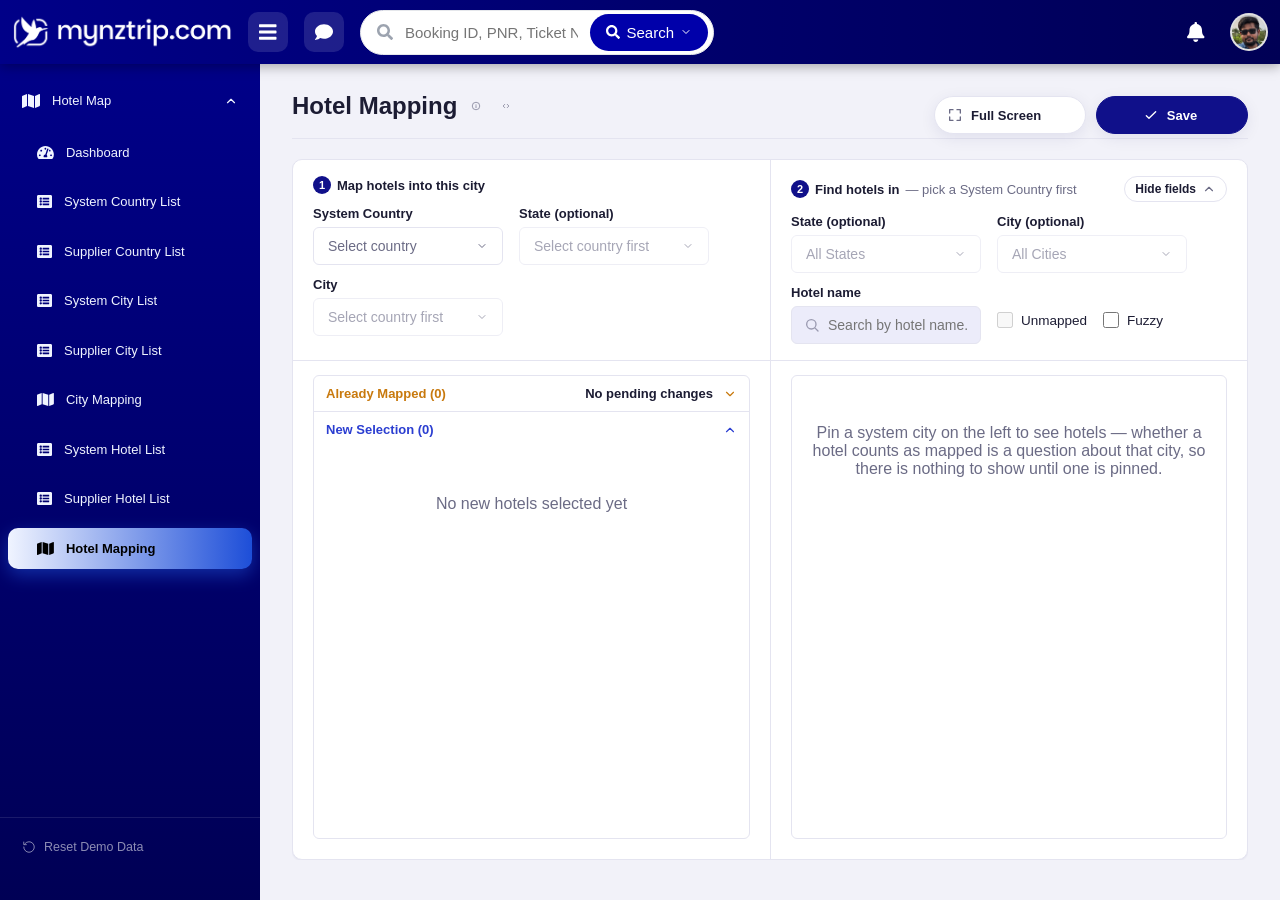
<file: hotel-mapping.html>
<!doctype html>
<html lang="en">
<head>
<meta charset="UTF-8" />
<meta name="viewport" content="width=device-width, initial-scale=1.0" />
<title>Hotel Mapping – Hotel Map | mynztrip.com</title>
<link rel="stylesheet" href="css/styles.css" />
</head>
<body>
<div class="app-shell">

  <!-- Top bar -->
  <header class="topbar">
    <div class="topbar-brand">
      <img class="admin-logo" src="assets/logo/mynztrip_logo_white.png" alt="mynztrip.com" width="220" height="34" />
    </div>

    <button class="icon-btn" aria-label="Menu">
      <svg width="17.5" height="20" viewBox="0 0 448 512" fill="currentColor"><path d="M16 132h416c8.837 0 16-7.163 16-16V76c0-8.837-7.163-16-16-16H16C7.163 60 0 67.163 0 76v40c0 8.837 7.163 16 16 16zm0 160h416c8.837 0 16-7.163 16-16v-40c0-8.837-7.163-16-16-16H16c-8.837 0-16 7.163-16 16v40c0 8.837 7.163 16 16 16zm0 160h416c8.837 0 16-7.163 16-16v-40c0-8.837-7.163-16-16-16H16c-8.837 0-16 7.163-16 16v40c0 8.837 7.163 16 16 16z"/></svg>
    </button>

    <button class="icon-btn accent-red" aria-label="Messages">
      <svg width="18" height="18" viewBox="0 0 512 512" fill="#fff"><path d="M256 32C114.6 32 0 125.1 0 240c0 49.6 21.4 95 57 130.7C44.5 421.1 2.7 466 2.2 466.5c-2.2 2.3-2.8 5.7-1.5 8.7S4.8 480 8 480c66.3 0 116-31.8 140.6-51.4 32.7 12.3 69 19.4 107.4 19.4 141.4 0 256-93.1 256-208S397.4 32 256 32z"/></svg>
    </button>

    <div class="topbar-search">
      <svg width="16" height="16" viewBox="0 0 512 512" fill="currentColor"><path d="M505 442.7L405.3 343c-4.5-4.5-10.6-7-17-7H372c27.6-35.3 44-79.7 44-128C416 93.1 322.9 0 208 0S0 93.1 0 208s93.1 208 208 208c48.3 0 92.7-16.4 128-44v16.3c0 6.4 2.5 12.5 7 17l99.7 99.7c9.4 9.4 24.6 9.4 33.9 0l28.3-28.3c9.4-9.4 9.4-24.6.1-34zM208 336c-70.7 0-128-57.2-128-128 0-70.7 57.2-128 128-128 70.7 0 128 57.2 128 128 0 70.7-57.2 128-128 128z"/></svg>
      <input type="text" placeholder="Booking ID, PNR, Ticket No..." />
      <button type="button">
        <svg width="14" height="14" viewBox="0 0 512 512" fill="#fff"><path d="M505 442.7L405.3 343c-4.5-4.5-10.6-7-17-7H372c27.6-35.3 44-79.7 44-128C416 93.1 322.9 0 208 0S0 93.1 0 208s93.1 208 208 208c48.3 0 92.7-16.4 128-44v16.3c0 6.4 2.5 12.5 7 17l99.7 99.7c9.4 9.4 24.6 9.4 33.9 0l28.3-28.3c9.4-9.4 9.4-24.6.1-34zM208 336c-70.7 0-128-57.2-128-128 0-70.7 57.2-128 128-128 70.7 0 128 57.2 128 128 0 70.7-57.2 128-128 128z"/></svg>
        Search
        <svg width="12" height="12" viewBox="0 0 24 24" fill="none"><path d="M6 9l6 6 6-6" stroke="#fff" stroke-width="2" stroke-linecap="round" stroke-linejoin="round"/></svg>
      </button>
    </div>

    <div class="topbar-right">
      <button class="icon-btn" aria-label="Notifications">
        <svg width="17.5" height="20" viewBox="0 0 448 512" fill="#fff"><path d="M224 512c35.32 0 63.97-28.65 63.97-64H160.03c0 35.35 28.65 64 63.97 64zm215.39-149.71c-19.32-20.76-55.47-51.99-55.47-154.29 0-77.7-54.48-139.9-127.94-155.16V32c0-17.67-14.32-32-31.98-32s-31.98 14.33-31.98 32v20.84C118.56 68.1 64.08 130.3 64.08 208c0 102.3-36.15 133.53-55.47 154.29-6 6.45-8.66 14.16-8.61 21.71.11 16.4 12.98 32 32.1 32h383.8c19.12 0 32-15.6 32.1-32 .05-7.55-2.61-15.27-8.61-21.71z"/></svg>
      </button>
      <img class="avatar" src="assets/profile-photo.png" alt="Your account" width="38" height="38" />
    </div>
  </header>

  <div class="app-body">

    <!-- Sidebar -->
    <aside class="sidebar">
      <!-- Hotel Map (mother menu — every page in this project lives under
           it, Dashboard included). Two levels only: this parent and its
           pages. The Country/City/Hotel accordions that used to sit
           between them are gone — they made every page three clicks deep
           and hid the one thing the menu is for, which is seeing what
           exists. -->
      <!-- Menu icons are Font Awesome Free glyphs (CC BY 4.0) — the same ones
           the live portal uses: fa-map for the parent, fa-tachometer-alt for
           Dashboard, fa-list-alt for the lists. Inlined as paths so they match
           exactly without pulling in the Font Awesome runtime. -->
      <nav class="nav-group open">
        <button class="nav-item active">
          <svg width="18" height="16" viewBox="0 0 576 512" fill="currentColor"><path d="M0 117.66v346.32c0 11.32 11.43 19.06 21.94 14.86L160 416V32L20.12 87.95A32.006 32.006 0 0 0 0 117.66zM192 416l192 64V96L192 32v384zM554.06 33.16L416 96v384l139.88-55.95A31.996 31.996 0 0 0 576 394.34V48.02c0-11.32-11.43-19.06-21.94-14.86z"/></svg>
          Hotel Map
          <svg class="chevron" width="14" height="14" viewBox="0 0 24 24" fill="none"><path d="M6 9l6 6 6-6" stroke="currentColor" stroke-width="2" stroke-linecap="round" stroke-linejoin="round"/></svg>
        </button>
        <div class="submenu">
          <a class="submenu-item" href="dashboard.html">
            <svg width="16.875" height="15" viewBox="0 0 576 512" fill="currentColor"><path d="M288 32C128.94 32 0 160.94 0 320c0 52.8 14.25 102.26 39.06 144.8 5.61 9.62 16.3 15.2 27.44 15.2h443c11.14 0 21.83-5.58 27.44-15.2C561.75 422.26 576 372.8 576 320c0-159.06-128.94-288-288-288zm0 64c14.71 0 26.58 10.13 30.32 23.65-1.11 2.26-2.64 4.23-3.45 6.67l-9.22 27.67c-5.13 3.49-10.97 6.01-17.64 6.01-17.67 0-32-14.33-32-32S270.33 96 288 96zM96 384c-17.67 0-32-14.33-32-32s14.33-32 32-32 32 14.33 32 32-14.33 32-32 32zm48-160c-17.67 0-32-14.33-32-32s14.33-32 32-32 32 14.33 32 32-14.33 32-32 32zm246.77-72.41l-61.33 184C343.13 347.33 352 364.54 352 384c0 11.72-3.38 22.55-8.88 32H232.88c-5.5-9.45-8.88-20.28-8.88-32 0-33.94 26.5-61.43 59.9-63.59l61.34-184.01c4.17-12.56 17.73-19.45 30.36-15.17 12.57 4.19 19.35 17.79 15.17 30.36zm14.66 57.2l15.52-46.55c3.47-1.29 7.13-2.23 11.05-2.23 17.67 0 32 14.33 32 32s-14.33 32-32 32c-11.38-.01-20.89-6.28-26.57-15.22zM480 384c-17.67 0-32-14.33-32-32s14.33-32 32-32 32 14.33 32 32-14.33 32-32 32z"/></svg>
            Dashboard
          </a>
          <a class="submenu-item" href="country-system.html">
            <svg width="15" height="15" viewBox="0 0 512 512" fill="currentColor"><path d="M464 480H48c-26.51 0-48-21.49-48-48V80c0-26.51 21.49-48 48-48h416c26.51 0 48 21.49 48 48v352c0 26.51-21.49 48-48 48zM128 120c-22.091 0-40 17.909-40 40s17.909 40 40 40 40-17.909 40-40-17.909-40-40-40zm0 96c-22.091 0-40 17.909-40 40s17.909 40 40 40 40-17.909 40-40-17.909-40-40-40zm0 96c-22.091 0-40 17.909-40 40s17.909 40 40 40 40-17.909 40-40-17.909-40-40-40zm288-136v-32c0-6.627-5.373-12-12-12H204c-6.627 0-12 5.373-12 12v32c0 6.627 5.373 12 12 12h200c6.627 0 12-5.373 12-12zm0 96v-32c0-6.627-5.373-12-12-12H204c-6.627 0-12 5.373-12 12v32c0 6.627 5.373 12 12 12h200c6.627 0 12-5.373 12-12zm0 96v-32c0-6.627-5.373-12-12-12H204c-6.627 0-12 5.373-12 12v32c0 6.627 5.373 12 12 12h200c6.627 0 12-5.373 12-12z"/></svg>
            System Country List
          </a>
          <a class="submenu-item" href="country-supplier.html">
            <svg width="15" height="15" viewBox="0 0 512 512" fill="currentColor"><path d="M464 480H48c-26.51 0-48-21.49-48-48V80c0-26.51 21.49-48 48-48h416c26.51 0 48 21.49 48 48v352c0 26.51-21.49 48-48 48zM128 120c-22.091 0-40 17.909-40 40s17.909 40 40 40 40-17.909 40-40-17.909-40-40-40zm0 96c-22.091 0-40 17.909-40 40s17.909 40 40 40 40-17.909 40-40-17.909-40-40-40zm0 96c-22.091 0-40 17.909-40 40s17.909 40 40 40 40-17.909 40-40-17.909-40-40-40zm288-136v-32c0-6.627-5.373-12-12-12H204c-6.627 0-12 5.373-12 12v32c0 6.627 5.373 12 12 12h200c6.627 0 12-5.373 12-12zm0 96v-32c0-6.627-5.373-12-12-12H204c-6.627 0-12 5.373-12 12v32c0 6.627 5.373 12 12 12h200c6.627 0 12-5.373 12-12zm0 96v-32c0-6.627-5.373-12-12-12H204c-6.627 0-12 5.373-12 12v32c0 6.627 5.373 12 12 12h200c6.627 0 12-5.373 12-12z"/></svg>
            Supplier Country List
          </a>
          <a class="submenu-item" href="city-system.html">
            <svg width="15" height="15" viewBox="0 0 512 512" fill="currentColor"><path d="M464 480H48c-26.51 0-48-21.49-48-48V80c0-26.51 21.49-48 48-48h416c26.51 0 48 21.49 48 48v352c0 26.51-21.49 48-48 48zM128 120c-22.091 0-40 17.909-40 40s17.909 40 40 40 40-17.909 40-40-17.909-40-40-40zm0 96c-22.091 0-40 17.909-40 40s17.909 40 40 40 40-17.909 40-40-17.909-40-40-40zm0 96c-22.091 0-40 17.909-40 40s17.909 40 40 40 40-17.909 40-40-17.909-40-40-40zm288-136v-32c0-6.627-5.373-12-12-12H204c-6.627 0-12 5.373-12 12v32c0 6.627 5.373 12 12 12h200c6.627 0 12-5.373 12-12zm0 96v-32c0-6.627-5.373-12-12-12H204c-6.627 0-12 5.373-12 12v32c0 6.627 5.373 12 12 12h200c6.627 0 12-5.373 12-12zm0 96v-32c0-6.627-5.373-12-12-12H204c-6.627 0-12 5.373-12 12v32c0 6.627 5.373 12 12 12h200c6.627 0 12-5.373 12-12z"/></svg>
            System City List
          </a>
          <a class="submenu-item" href="city-supplier.html">
            <svg width="15" height="15" viewBox="0 0 512 512" fill="currentColor"><path d="M464 480H48c-26.51 0-48-21.49-48-48V80c0-26.51 21.49-48 48-48h416c26.51 0 48 21.49 48 48v352c0 26.51-21.49 48-48 48zM128 120c-22.091 0-40 17.909-40 40s17.909 40 40 40 40-17.909 40-40-17.909-40-40-40zm0 96c-22.091 0-40 17.909-40 40s17.909 40 40 40 40-17.909 40-40-17.909-40-40-40zm0 96c-22.091 0-40 17.909-40 40s17.909 40 40 40 40-17.909 40-40-17.909-40-40-40zm288-136v-32c0-6.627-5.373-12-12-12H204c-6.627 0-12 5.373-12 12v32c0 6.627 5.373 12 12 12h200c6.627 0 12-5.373 12-12zm0 96v-32c0-6.627-5.373-12-12-12H204c-6.627 0-12 5.373-12 12v32c0 6.627 5.373 12 12 12h200c6.627 0 12-5.373 12-12zm0 96v-32c0-6.627-5.373-12-12-12H204c-6.627 0-12 5.373-12 12v32c0 6.627 5.373 12 12 12h200c6.627 0 12-5.373 12-12z"/></svg>
            Supplier City List
          </a>
          <!-- The two mapping screens carry the Map icon used for every
               mapping action in this project, not the list icon: they are
               where relationships are made, not another list to read. -->
          <a class="submenu-item" href="city-mapping.html">
            <svg width="16.875" height="15" viewBox="0 0 576 512" fill="currentColor"><path d="M0 117.66v346.32c0 11.32 11.43 19.06 21.94 14.86L160 416V32L20.12 87.95A32.006 32.006 0 0 0 0 117.66zM192 416l192 64V96L192 32v384zM554.06 33.16L416 96v384l139.88-55.95A31.996 31.996 0 0 0 576 394.34V48.02c0-11.32-11.43-19.06-21.94-14.86z"/></svg>
            City Mapping
          </a>
          <a class="submenu-item" href="hotel-system.html">
            <svg width="15" height="15" viewBox="0 0 512 512" fill="currentColor"><path d="M464 480H48c-26.51 0-48-21.49-48-48V80c0-26.51 21.49-48 48-48h416c26.51 0 48 21.49 48 48v352c0 26.51-21.49 48-48 48zM128 120c-22.091 0-40 17.909-40 40s17.909 40 40 40 40-17.909 40-40-17.909-40-40-40zm0 96c-22.091 0-40 17.909-40 40s17.909 40 40 40 40-17.909 40-40-17.909-40-40-40zm0 96c-22.091 0-40 17.909-40 40s17.909 40 40 40 40-17.909 40-40-17.909-40-40-40zm288-136v-32c0-6.627-5.373-12-12-12H204c-6.627 0-12 5.373-12 12v32c0 6.627 5.373 12 12 12h200c6.627 0 12-5.373 12-12zm0 96v-32c0-6.627-5.373-12-12-12H204c-6.627 0-12 5.373-12 12v32c0 6.627 5.373 12 12 12h200c6.627 0 12-5.373 12-12zm0 96v-32c0-6.627-5.373-12-12-12H204c-6.627 0-12 5.373-12 12v32c0 6.627 5.373 12 12 12h200c6.627 0 12-5.373 12-12z"/></svg>
            System Hotel List
          </a>
          <a class="submenu-item" href="hotel-supplier.html">
            <svg width="15" height="15" viewBox="0 0 512 512" fill="currentColor"><path d="M464 480H48c-26.51 0-48-21.49-48-48V80c0-26.51 21.49-48 48-48h416c26.51 0 48 21.49 48 48v352c0 26.51-21.49 48-48 48zM128 120c-22.091 0-40 17.909-40 40s17.909 40 40 40 40-17.909 40-40-17.909-40-40-40zm0 96c-22.091 0-40 17.909-40 40s17.909 40 40 40 40-17.909 40-40-17.909-40-40-40zm0 96c-22.091 0-40 17.909-40 40s17.909 40 40 40 40-17.909 40-40-17.909-40-40-40zm288-136v-32c0-6.627-5.373-12-12-12H204c-6.627 0-12 5.373-12 12v32c0 6.627 5.373 12 12 12h200c6.627 0 12-5.373 12-12zm0 96v-32c0-6.627-5.373-12-12-12H204c-6.627 0-12 5.373-12 12v32c0 6.627 5.373 12 12 12h200c6.627 0 12-5.373 12-12zm0 96v-32c0-6.627-5.373-12-12-12H204c-6.627 0-12 5.373-12 12v32c0 6.627 5.373 12 12 12h200c6.627 0 12-5.373 12-12z"/></svg>
            Supplier Hotel List
          </a>
          <a class="submenu-item active" href="hotel-mapping.html">
            <svg width="16.875" height="15" viewBox="0 0 576 512" fill="currentColor"><path d="M0 117.66v346.32c0 11.32 11.43 19.06 21.94 14.86L160 416V32L20.12 87.95A32.006 32.006 0 0 0 0 117.66zM192 416l192 64V96L192 32v384zM554.06 33.16L416 96v384l139.88-55.95A31.996 31.996 0 0 0 576 394.34V48.02c0-11.32-11.43-19.06-21.94-14.86z"/></svg>
            Hotel Mapping
          </a>
        </div>
      </nav>

      <div class="sidebar-footer">
        <button class="reset-demo-btn" id="resetDemoDataBtn">
          <svg width="14" height="14" viewBox="0 0 24 24" fill="none"><path d="M3 12a9 9 0 109-9 9 9 0 00-7 3.3" stroke="currentColor" stroke-width="1.6" stroke-linecap="round"/><path d="M3 3.5V8h4.5" stroke="currentColor" stroke-width="1.6" stroke-linecap="round" stroke-linejoin="round"/></svg>
          Reset Demo Data
        </button>
      </div>
    </aside>


    <!-- Main content -->
    <main class="main-content" id="hotelMappingMain">
      <div class="page-header">
        <div class="page-title-row">
          <h1 class="page-title">Hotel Mapping</h1>
          <button class="info-icon-btn" data-info-target="#hotelMappingInfo" data-info-title="Hotel Mapping" aria-label="About this page">
            <svg width="16" height="16" viewBox="0 0 24 24" fill="none"><circle cx="12" cy="12" r="9" stroke="currentColor" stroke-width="1.6"/><path d="M12 11v5" stroke="currentColor" stroke-width="1.6" stroke-linecap="round"/><circle cx="12" cy="8" r="1" fill="currentColor"/></svg>
          </button>
          <button class="info-icon-btn" data-info-target="#hotelMappingDevNotes" data-info-title="Developer Notes — Hotel Mapping" aria-label="Developer notes for this page">
            <svg width="16" height="16" viewBox="0 0 24 24" fill="none"><path d="M9 8l-4 4 4 4M15 8l4 4-4 4" stroke="currentColor" stroke-width="1.6" stroke-linecap="round" stroke-linejoin="round"/></svg>
          </button>
        </div>
      </div>
      <hr class="page-divider" />

      <template id="hotelMappingInfo">
        <p>Pin a <strong>system city</strong> in the panel header, then select <strong>system hotels</strong> to map into it. The pin and the hotel selection work independently, in either order, and only need each other at save time.</p>
        <ul>
          <li>The panel is split into two halves, each with its own picker at the top and its own list below. <strong>Hide fields</strong> at the top right folds <em>both</em> pickers away, giving the two lists that height; each heading then names the pinned city and any filter still narrowing the list, including the search. On the left, <strong>1. Map hotels into this city</strong> is a <strong>Country &rarr; State &rarr; City</strong> cascade: a country is picked first, State narrows the city list and is optional, and the City select is the pin. Clearing it unpins. Every system city can be pinned, whether it came from the original master list or was added on the City List page.</li>
          <li>Changing the pinned city clears everything queued against the old one.</li>
          <li>On the right, <strong>2. Find hotels in</strong> is where to look for the hotels themselves — the <em>hotel's</em> own State and City, both optional. A hotel in one city can be mapped into another. There is one country on this screen: the right half runs inside the System Country picked on the left and shows it in its heading. The list stays empty until a city is pinned — whether a hotel counts as mapped is a question about the pinned city, so there is nothing to show before there is one.</li>
          <li>A hotel can be mapped to <strong>several system cities at once</strong>. Everything on this screen is about the pinned city only: a hotel counts as mapped here when it is mapped to the pinned city, checking one adds that mapping, unchecking one removes it. Mappings to other cities are not touched. There is no remap.</li>
          <li>One of a hotel's cities is its <strong>primary city</strong> — the one the hotel's own record names. <strong>Already Mapped</strong> lists both kinds and tags the row <strong>Primary</strong> when the pinned city is that hotel's primary — and those rows <strong>cannot be unmapped here</strong>: they carry no Unmap button at all, and on the right the checkbox is replaced by a small padlock. A primary is moved on the hotel's own record, not from a screen about one city. The checklist carries the same <strong>Primary</strong> tag for the same reason.</li>
          <li>The checklist loads 50 hotels at a time — scroll to the bottom of the list to load more of the current filter/search results. Each row shows the hotel's star rating and its <strong>MTC</strong> count (Mapped To Cities — how many system cities that hotel is in, its own city included) beside its name, and its location underneath, and its left edge is green for an Active hotel, red for Inactive.</li>
          <li>Tick <strong>Fuzzy</strong> to match a hotel name loosely, forgiving of typos or skipped letters, instead of an exact substring match. It applies to the <strong>Hotel name</strong> box in the right-hand picker, this page's one search.</li>
          <li>On the left, <strong>Already Mapped</strong> lists the hotels currently mapped to the pinned city. Its <strong>Unmap</strong> button — the broken-link icon at the row's right, matching the icon button New Selection removes a row with — queues a removal without the row disappearing. A queued row says so on the row itself: struck-out name, faint red wash, and the icon becomes an undo arrow, reversible right up until Save. Its rows carry the same <strong>MTC</strong> count as the checklist; once a row is queued for unmap the count shows the pending arithmetic instead — <strong>MTC - (3 - 1)</strong>. It loads 50 at a time and has no search of its own — to find a particular hotel, search the checklist on the right, which holds the same hotels. It does have a scope filter, though: <strong>All</strong> / <strong>Primary</strong> / <strong>Secondary</strong> tabs above the rows, each carrying its own count, so a city whose thousands of primary hotels bury its handful of hand-made mappings can be narrowed to just those. The count in the section header stays the total either way. <strong>New Selection</strong> lists fresh picks from the checklist on the right, and its rows show the same pending arithmetic the other way up — <strong>MTC - (2 + 1)</strong>. The two are an accordion: opening one collapses the other, so whichever section you are working in gets the column's full height.</li>
          <li>Tick <strong>"Unmapped"</strong> above the list to hide the hotels already mapped to the pinned city. Their count is on the left, as <strong>Already Mapped</strong>'s own count.</li>
          <li><strong>Save</strong> (top right, floating beside Full Screen) opens a preview before anything is applied — the pinned city it is all going into, then <strong>Previously Saved</strong>, <strong>New Map</strong> and <strong>Unmap</strong> — and logs a Map/Unmap entry on both the hotel's and the pinned city's History. Hotels cannot be ticked until a city is pinned. After a save the pinned city and the hotel filters stay as they are.</li>
          <li><strong>"Full Screen"</strong> (top-right) hides the page title and the app's top bar, collapses the sidebar and puts the browser into full screen, the same as pressing F11 — the panel then fills the display edge to edge, with only the floating buttons above it. The sidebar returns to whatever state it was in when full screen ends. Press it again, or press Esc or F11, to leave full screen.</li>
        </ul>
      </template>

      <template id="hotelMappingDevNotes">
        <p>This screen links <strong>system hotels</strong> to a system city — any system city, since city types were retired and none of them is a special case. No supplier is involved anywhere on this page: both sides of the relationship are the system's own records. The relationship is <strong>many-to-many</strong> — one hotel can belong to several cities and a city to many hotels — so there is no "remap" concept here, only additive map/unmap. The pin (which city) and the hotel selection (which hotels) work fully independently, in either order, and only need to agree with each other once Save actually runs.</p>
        <ul>
          <li><strong>The checklist is a query, and looks like one.</strong> Pinning a city, changing its State/City filters, toggling Unmapped only or fuzzy, and searching all fetch a different set of rows, so each one shows the checklist that is coming first: six placeholder rows in the real row shape, through the same loading state every list screen uses, so the wait is the project's one wait. Ticking a checkbox, taking a hotel back out of the queue and saving all skip it — they rearrange rows that are already here. Unpinned there is no query to make, so that state answers immediately. Separate from the scroll-triggered <em>load more</em> spinner further down this list, which appends to rows already on screen.</li>
          <li><strong>Pinning a system city</strong> — every system city is a valid target; there is no eligibility rule and no city type to exclude. The picker sits at the top of the panel's left half, above the list of that city's hotels: a compact Country &rarr; State &rarr; City cascade, where Country is required before the city picker loads and State is always an optional narrowing filter, never part of the gate. The City select itself is the pin — there is no separate pinned-city summary card, no mapped-count badge and no history entry point on this screen (a city's own history belongs to the City List, which owns that record); clearing that select unpins. Same header and same rules as the City Mapping screen's pin, deliberately: the two mapping screens differ in <em>what</em> is mapped into a city, never in how the city is chosen.</li>
          <li><strong>One country, two locations</strong> — the screen works inside a single system country, chosen once. The candidate list must never offer a country control of its own: a second one would always have to name the same country, and letting the two disagree would let a user assemble a hotel and a city that belong to different countries. Below that country there are still two distinct locations, and they must stay independent: one State/City pair narrows the <em>pin's own city picker</em>, the other narrows <em>where to look for hotels</em>. Each pair belongs at the top of the half it governs, directly above that half's list, so a picker and what it changes are never in separate places. They carry identical field labels, so each pair needs its own heading naming what it selects, and the headings are numbered because the second pair can find nothing until the first has named a country. Both fold away together behind one control, never one at a time: they share the layout's first row, so a picker collapsed on its own would free no height at all while the other holds that row open — and collapsed, each heading has to carry what its own fields held, or the panel stops saying what it is working on. That summary lists only what is actually set — a filter, a toggle or a search still narrowing the list from out of sight — never the defaults, which would push the parts that matter off a line that truncates. The control itself is labelled rather than a bare chevron: a lone glyph in a panel corner reads as decoration, and this one reshapes the whole panel. Binding the second pair to the first would quietly rule out the case this screen exists for — a hotel that sits in one city being mapped into another is the entire point of a many-to-many hotel-city model. Changing the pinned city therefore leaves the hotel filters alone; changing the country resets them, since they only ever describe places inside it.</li>
          <li><strong>Which hotels count as mapped</strong> — a hotel's system cities are held in two places: the city its own record names, and its additional mappings. Both are the same relationship, so "is this hotel in the pinned city" must ask both. Answering from the additional mappings alone lists every one of a city's own hotels as unmapped, which is exactly the bug this screen shipped with. The city a hotel's own record names is its <strong>primary city</strong>, and the rules follow from that: a hotel with no city at all takes the first city mapped to it as its primary; mapping a further city leaves the existing primary alone; and unmapping the primary would promote another of that hotel's cities — which is exactly why <strong>this screen no longer offers to unmap a primary at all</strong>: that promotion is a second write to a record the screen is not about, decided from a list that cannot show what it would do. Moving a primary belongs to the hotel's own record. Both places that could queue it are closed rather than one, since either alone would leave the other as a way around it. Neither is closed by <em>disabling</em> a control, though: the control is <strong>removed</strong>. Already Mapped's primary rows render no Unmap button, and the checklist swaps the checkbox for a padlock in the same slot. A greyed-out control still asserts "this is a thing you do to this row, just not yet", and sends the reader looking for the state that would enable it — there isn't one, so the honest render is absence. Neither row is left mute: both carry the <strong>Primary</strong> tag beside the name, and the padlock says the rest on hover. Both keep their alignment rather than reflowing — the padlock fills the checkbox's slot, and the row keeps the width the button used to hold, so a row that lost its control still ends on the column its neighbours end on. Already Mapped must mark which rows are primary here — that row cannot be unmapped at all, so it cannot look identical to the rest. A consequence of all this: <strong>no save from this screen can ever leave a hotel with no city</strong> — every mapped hotel has a primary, and the primary is the one row this screen will not unmap.</li>
          <li><strong>Loading the list</strong> — the hotel checklist must not query or render anything until a city is pinned. Every row in it answers a question about the pinned city — is this hotel mapped to it, what would this save do to its city count — and unpinned there is no answer to give, only rows that look mapped to nothing in particular. It also keeps the old guarantee that nothing is ever scanned with zero filters (a real hotel table runs into the millions): pinning a city requires a country, since the pin's own city picker does not load without one. The checklist's own State and City are optional narrowing filters on top of the pin, never a requirement of their own, and its search and "Unmapped" toggle are disabled until the pin, having nothing to act on before it. The pending-changes line reports queued changes only — it is never used to explain the disabled state, since a status line that sometimes carries instructions instead of status has to be read twice to find out which it is doing.</li>
          <li><strong>Keeping a large result set from hanging the screen</strong> — even after a Country is picked, a big market can still match thousands of hotels, and rendering all of them at once is what actually freezes the page, not the filtering itself. The list loads and displays results in bounded pages of 50 at a time, never the whole matching set in one go. Reaching the bottom of the currently-loaded rows must trigger loading the next page automatically, with a brief loading indicator while it fetches — the newly loaded rows must be appended below the existing ones without disturbing the checklist's current scroll position or re-rendering rows already on screen, since jumping the scroll position or reshuffling existing rows could shift a checkbox out from under someone who's about to click it. Once every matching hotel has been loaded, the bottom of the list must show a clear "end of list" state and stop trying to load further. Picking anything already checked on an earlier page stays checked as later pages load in. Both the Country/State/City filters and the name search apply to the full matching set before that page split happens, so a search finds a match anywhere in the result set, not just among rows already loaded — and starts back at the first page, same as picking a new filter does.</li>
          <li><strong>What a candidate row shows</strong> — name with its star rating beside it, and the resolved location underneath, since a hotel name alone is rarely enough to tell two properties apart before ticking one. The rating is the count followed by a single star, not that many stars repeated: five glyphs sitting against the name compete with the name itself, and every row here is a hotel so the unit needs no spelling out. Next on the name line is the hotel's <strong>MTC</strong> count (Mapped To Cities, with the full wording on hover) — how many system cities the hotel is in, its primary counted the same as any additional mapping, since they are one relationship. It is shown even when it is 0, unlike the rating: "in no city yet" is exactly what the number is there to say. Once a row has a change queued, the count shows the arithmetic rather than the answer, because the change is queued, not written: <em>MTC - (3 + 1)</em> on a New Selection row, <em>MTC - (3 - 1)</em> on an Already Mapped row queued for unmap. Active/Inactive is a colored bar on the row's left edge (green for Active, red for Inactive), not the text pill used everywhere else in the project — a pill would have shifted the row's checkbox/name/address content, so this checklist uses a border color instead.</li>
          <li><strong>Fuzzy</strong> — governs how the page's one search, the candidate list's, matches: when off, it matches hotel names by plain substring. When on, it matches loosely — every typed character has to appear in the hotel name in the same order, but not necessarily next to each other, so a shortened or slightly misspelled query can still find the right hotel. Toggling it re-applies immediately to whatever is currently typed. The search is debounced (150ms) rather than re-querying on every keystroke, and typing a new query while an earlier search is still in flight must not let that stale response overwrite the newer one.</li>
          <li><strong>Already Mapped / New Selection</strong> — Already Mapped must reflect the hotels mapped to the pinned city as of when that city was pinned; its Unmap button (a broken-link icon at the row's right, the same small icon button New Selection removes a row with) queues an unmap without removing the row from view until Save actually runs. The queued state lives on the row, not in the button's label — struck name, tinted wash — and the icon becomes an undo arrow that takes the row back. It's paginated the same way the main checklist is — its own scroll box, bounded pages of 50, scroll-triggered loading, "end of list" state. It deliberately has <em>no</em> search of its own: the only reason to hunt through it is to unmap a particular hotel, and the checklist on the right already searches the same records, so a second search field would be a second way to do one thing. It does carry a <strong>Primary/Secondary scope filter</strong>, and that is not the same call: a hotel is in this list either because its own record names the pinned city or because someone mapped it here on top of a primary elsewhere, and the second kind is the manual work — the reason anyone opens this section. Nothing else on the screen can ask for that split, the checklist's own filters having no such axis, so this is not a second route to an existing capability the way a search box would have been. The tabs must show the count for each scope, since "412 primary, 18 secondary" is itself the answer to how much of this city was mapped by hand and should not require selecting anything to read. They default to All — a section called Already Mapped that opens with rows hidden is a trap — and, being a view preference rather than part of the batch, they survive pin changes and saves like the checklist's filters do. The filter applies to the whole mapped set before the page split, resets paging to the first page, and never touches the header's total; queued unmaps are held by id, not by what is rendered, so a row queued under one tab stays queued and still counted while another tab is showing. New Selection must only ever show hotels newly checked this session, not the full mapped set, and isn't paginated. There is deliberately no second "Mapped: n/x" stat anywhere on this screen: Already Mapped's own count answers the same question about the same pinned city, and two places showing it is one place too many — same call as on the City Mapping screen.</li>
          <li><strong>Changing the pin discards queued picks</strong> — every pick asserts "map this hotel into the pinned city", so once that target moves the picks assert something the user never chose. Clearing the pin does the same. The baseline is recomputed from the newly pinned city's own mappings, never carried over.</li>
          <li><strong>Save</strong> — floats in the page's own button cluster rather than sitting over either list, since it commits both halves at once and has to stay reachable however far either list is scrolled. It requires a pinned city, and must always show a review step first, naming the pinned city every group is measured against and splitting the batch into three: hotels staying mapped, hotels being newly mapped, and hotels being unmapped. The review drops the MTC count: by then the question is what is being written, not how many cities each hotel is in. The city has to be named there — the rows carry their own locations, and nothing else in the review says which city they are being mapped into. Nothing is written until this review is explicitly confirmed. If nothing changed, saving must be blocked with a clear message rather than silently succeeding. After a successful save the pinned city and the checklist's own filters must be left alone — mapping is rarely one hotel and done, and clearing them would make the next task begin by re-picking what the user just had; only the queued selections are dropped, and the baseline is recomputed so the saved rows move into Already Mapped.</li>
          <li><strong>History</strong> — every entry has an <strong>operation name</strong>, a <strong>description</strong> in that operation's fixed pattern, and <strong>who + when</strong>, logged the instant the change happens, newest first. Every map/unmap always writes to <strong>two</strong> records — the hotel's own history AND the pinned city's own history — in the same action, whether it's one hotel or a whole batch from one Save.
            <p><strong>On the hotel's own record:</strong></p>
            <ul>
              <li><strong>Map</strong> — this hotel became linked to a city it wasn't linked to before. Description: <em>{city name}, {state}, {country code} (ID: {city's identifier})</em></li>
              <li><strong>Unmap</strong> — an existing link to a city was removed. Description: <em>{city name}, {state}, {country code} (ID: {city's identifier})</em></li>
            </ul>
            <p><strong>On the city's own record</strong> (the matching entry for the same event, from its side):</p>
            <ul>
              <li><strong>Map</strong> — a hotel became linked to this city. Description: <em>{hotel name}, {city}, {state}, {country code} (ID: {hotel's identifier})</em></li>
              <li><strong>Unmap</strong> — a hotel's link to this city was removed. Description: <em>{hotel name}, {city}, {state}, {country code} (ID: {hotel's identifier})</em></li>
            </ul>
            <p>When one Save maps or unmaps several hotels against the same pinned city in one action, every resulting entry on the city's own record must share one batch identifier so its history can display them together as a single grouped event, not as unrelated single entries.</p>
          </li>
        </ul>
        <p><strong>Everywhere:</strong> save immediately with clear success/error feedback, never let a checkbox change silently fail to be reflected in both the Already Mapped/New Selection lists and the pending-changes summary, and key every relationship by permanent identifier, never by an editable name.</p>
      </template>

      <!-- Save sits in this floating cluster rather than over the hotel
           list: it commits the whole session — the picks queued on the right
           and the unmaps queued on the left — so it belongs to the page, not
           to one of the two columns. It also stays reachable without
           scrolling either list back up. Last in the row, so the committing
           action is the one in the corner. -->
      <div class="mapping-nav-fabs">
        <button type="button" class="mapping-nav-fab mapping-chrome-toggle" id="hotelMappingChromeToggleBtn" aria-label="Full screen: hide page title and fill the display">
          <svg class="icon-expand" width="16" height="16" viewBox="0 0 24 24" fill="none"><path d="M4 9V4h5M20 9V4h-5M4 15v5h5M20 15v5h-5" stroke="currentColor" stroke-width="2" stroke-linecap="round" stroke-linejoin="round"/></svg>
          <svg class="icon-collapse" width="16" height="16" viewBox="0 0 24 24" fill="none"><path d="M9 4v5H4M15 4v5h5M9 20v-5H4M15 20v-5h5" stroke="currentColor" stroke-width="2" stroke-linecap="round" stroke-linejoin="round"/></svg>
          <span>Full Screen</span>
        </button>
        <button type="button" class="mapping-nav-fab mapping-save-fab" id="saveHotelMappingBtn">
          <svg width="16" height="16" viewBox="0 0 24 24" fill="none"><path d="M5 13l4 4L19 7" stroke="currentColor" stroke-width="2" stroke-linecap="round" stroke-linejoin="round"/></svg>
          <span>Save</span>
        </button>
      </div>

      <div class="mapping-page-layout">

        <!-- The page's only section, same shape as city-mapping.html's: the
             system-city pin is a compact cascade in this header, and the
             city's existing mappings are the panel's own "Already Mapped"
             list rather than a second panel showing the same relationships
             twice. What used to sit here — a read-only pinned-city card fed
             by a ?cityId= link, with the page unusable without one — is
             gone: the city is chosen here now. -->
        <section class="mapping-panel mapping-work-panel">
          <div class="mapping-panel-body" id="hotelMappingBody">
            <div id="rightPanelContent">

              <!-- One 2x2 grid, not a header row above two columns: each
                   side of this screen is a self-contained question — which
                   city am I mapping into (left), and which hotels am I
                   looking at (right) — so each column carries its own
                   picker at the top and its own list below, divided by a
                   rule that runs the panel's full height. The two pickers
                   share the grid's first row, which is what keeps their
                   bottom rules on one line however tall either grows.

                   The pickers carry identical field labels (State, City)
                   and would otherwise read as one five-field cascade — the
                   headings and their step numbers are what tell the two
                   apart, so neither is optional decoration. The Country
                   belongs to the left picker alone and governs both: the
                   right one echoes it in its heading rather than offering a
                   second identical dropdown. -->
              <div class="mapping-layout mapping-layout-bottom mapping-split">

                <div class="mapping-split-header">
                  <div class="mapping-scope-group">
                    <p class="mapping-scope-title">
                      <span class="mapping-scope-step">1</span>Map hotels into this city
                      <!-- Stands in for the fields while they are collapsed,
                           so a collapsed picker still says what it holds. -->
                      <span class="mapping-scope-summary" id="pinScopeSummary"></span>
                    </p>
                    <div class="mapping-pin-fields">
                      <div class="form-group">
                        <label for="pinCountry">System Country</label>
                        <select id="pinCountry" class="filter-select">
                          <option value="">Select country</option>
                        </select>
                      </div>
                      <div class="form-group">
                        <label for="pinState">State (optional)</label>
                        <select id="pinState" class="filter-select" disabled>
                          <option value="">Select country first</option>
                        </select>
                      </div>
                      <div class="form-group">
                        <label for="pinCity">City</label>
                        <select id="pinCity" class="filter-select" disabled>
                          <option value="">Select country first</option>
                        </select>
                      </div>
                    </div>
                  </div>
                </div>

                <div class="mapping-split-header">
                  <!-- Everything that decides which hotels the list shows
                       lives in this picker: the two location filters, the
                       name search, and the two toggles that modify them.
                       The list below is left with only what acts on the
                       selection (the pending-changes line and Save). -->
                  <div class="mapping-scope-group">
                    <div class="mapping-scope-titlerow">
                      <p class="mapping-scope-title">
                        <span class="mapping-scope-step">2</span>Find hotels in
                        <!-- The shared country, filled at runtime. Separate
                             element so the heading keeps reading as a heading
                             when no country is picked yet. -->
                        <span class="mapping-scope-country is-empty" id="hotelScopeCountry">— pick a System Country first</span>
                      </p>
                      <!-- One control for both pickers, not one each: they
                           share the grid's first row, so a picker collapsed
                           on its own would free no height — the other still
                           holds the row open. Labelled, not a bare chevron:
                           an unlabelled glyph in a panel corner reads as
                           decoration. -->
                      <button type="button" class="picker-collapse-toggle" id="pickerCollapseToggle" aria-expanded="true">
                        <span id="pickerCollapseLabel">Hide fields</span>
                        <svg class="chevron" width="14" height="14" viewBox="0 0 24 24" fill="none"><path d="M6 9l6 6 6-6" stroke="currentColor" stroke-width="2" stroke-linecap="round" stroke-linejoin="round"/></svg>
                      </button>
                      <!-- Below the heading and the button rather than
                           inside the heading, so its rule spans the whole
                           half instead of stopping short at the button. -->
                      <span class="mapping-scope-summary" id="hotelScopeSummary"></span>
                    </div>
                    <div class="mapping-scope-fields">
                      <div class="form-group">
                        <label for="hotelMapStateFilter">State (optional)</label>
                        <select class="filter-select" id="hotelMapStateFilter" disabled>
                          <option value="">All States</option>
                        </select>
                      </div>
                      <div class="form-group">
                        <label for="hotelMapCityFilter">City (optional)</label>
                        <select class="filter-select" id="hotelMapCityFilter" disabled>
                          <option value="">All Cities</option>
                        </select>
                      </div>
                      <div class="form-group">
                        <label for="hotelMapSearch">Hotel name</label>
                        <div class="toolbar-search">
                          <svg width="16" height="16" viewBox="0 0 24 24" fill="none"><circle cx="11" cy="11" r="7" stroke="currentColor" stroke-width="2"/><path d="M21 21l-4.35-4.35" stroke="currentColor" stroke-width="2" stroke-linecap="round"/></svg>
                          <input type="text" id="hotelMapSearch" placeholder="Search by hotel name..." disabled />
                        </div>
                      </div>
                      <!-- Two modifiers rather than filters of their own —
                           one hides rows the list would otherwise show, the
                           other changes how the search beside them matches —
                           so they take a cell here rather than a labelled
                           field column of their own. -->
                      <div class="form-group mapping-scope-toggles">
                        <label class="toggle-row mapping-inline-toggle" for="hotelMapUnmappedOnlyToggle">
                          <input type="checkbox" id="hotelMapUnmappedOnlyToggle" />
                          Unmapped
                        </label>
                        <label class="toggle-row mapping-inline-toggle" for="hotelMapFuzzyToggle">
                          <input type="checkbox" id="hotelMapFuzzyToggle" />
                          Fuzzy
                        </label>
                      </div>
                    </div>
                  </div>
                </div>

                <!-- Left: Already Mapped / New Selection for the pinned
                     city. Both are scoped to the pin alone — nothing on the
                     right narrows them. -->
                <div class="mapping-bottom-col">
                  <div class="form-group mapping-list-group">
                    <!-- No "Selected Hotels" label: the picker heading above
                         this column already names what the column is, and
                         the two sections inside carry their own headers.

                         The two share one name="", which makes them an
                         exclusive accordion: opening one closes the other.
                         They sit in one column of fixed height, so two open
                         sections were splitting that height between them and
                         each got a list too short to work in. Whichever one
                         is open now gets all of it. The browser enforces
                         this off the name alone — no JS, and it holds even
                         when a section is opened from script. -->
                    <div class="merge-list">
                      <details class="mapping-collapsible-inline" name="hotelMappingLeftSection" id="alreadyMappedSection">
                        <summary class="mapping-collapsible-header mapping-collapsible-header--warning">
                          <span>Already Mapped (<span id="hotelAlreadyMappedCount">0</span>)</span>
                          <!-- The pending-changes line rides this header,
                               right-aligned before the chevron: it counts
                               the queued maps and unmaps, which are the rows
                               of this column's two sections. -->
                          <span class="mapping-save-summary" id="hotelMapSelectionSummary">No pending changes</span>
                          <svg class="chevron" width="14" height="14" viewBox="0 0 24 24" fill="none"><path d="M6 9l6 6 6-6" stroke="currentColor" stroke-width="2" stroke-linecap="round" stroke-linejoin="round"/></svg>
                        </summary>
                        <!-- Scope filter: which of this city's mapped
                             hotels to list. Not inside the list div -- that
                             one is the scroll/pagination root, so the tabs
                             would scroll away with the rows (see
                             .list-scope-tabs in styles.css). Sitting inside
                             the <details> rather than on the <summary> is
                             deliberate too: a button on a <summary> fights
                             the accordion, since clicking it would toggle
                             the section as well. -->
                        <div class="list-scope-tabs" id="hotelAlreadyMappedScope" role="group" aria-label="Filter mapped hotels by primary or secondary">
                          <button type="button" class="list-scope-tab is-active" data-scope="all">All <span class="list-scope-count">0</span></button>
                          <button type="button" class="list-scope-tab" data-scope="primary">Primary <span class="list-scope-count">0</span></button>
                          <button type="button" class="list-scope-tab" data-scope="secondary">Secondary <span class="list-scope-count">0</span></button>
                        </div>
                        <div id="hotelAlreadyMappedList"></div>
                      </details>
                      <details class="mapping-collapsible-inline" name="hotelMappingLeftSection" id="newSelectionSection" open>
                        <summary class="mapping-collapsible-header mapping-collapsible-header--info">
                          <span>New Selection (<span id="hotelNewSelectionCount">0</span>)</span>
                          <svg class="chevron" width="14" height="14" viewBox="0 0 24 24" fill="none"><path d="M6 9l6 6 6-6" stroke="currentColor" stroke-width="2" stroke-linecap="round" stroke-linejoin="round"/></svg>
                        </summary>
                        <div id="hotelNewSelectionList"></div>
                      </details>
                    </div>
                  </div>
                </div>

                <!-- Right: the candidate checklist, under the "Find hotels
                     in" picker that filters it. -->
                <div class="mapping-bottom-col">
                  <div class="form-group mapping-list-group">
                    <div class="merge-list" id="hotelMapList"></div>
                  </div>
                </div>

              </div>
            </div>
          </div>
        </section>

      </div>
    </main>
  </div>
</div>

<!-- Save preview: 3 sections (no Remap bucket — a hotel can map to many
     cities, so every new pick is unambiguously "New," never a reassignment).
     Reuses the same .popup-box-lg + #previewSections layout
     city-mapping.html's own Save preview uses, minus its per-supplier tab
     strip: there is no supplier on this screen to split the review by. -->
<div class="modal-overlay popup-overlay" id="hotelMappingPreviewModal">
  <div class="popup-box popup-box-lg">
    <div class="modal-header">
      <!-- Which city all three buckets are about, under the title: the
           review is read as "these hotels, into that city", and the city is
           the half the rows themselves never carry. -->
      <div class="modal-title-block">
        <h3>Review Hotel Mapping Changes</h3>
        <p class="preview-scope-line" id="previewScopeLine"></p>
      </div>
      <button class="modal-close" data-modal-close aria-label="Close">
        <svg width="16" height="16" viewBox="0 0 24 24" fill="none"><path d="M6 6l12 12M18 6L6 18" stroke="currentColor" stroke-width="2" stroke-linecap="round"/></svg>
      </button>
    </div>
    <div class="modal-body">
      <div id="previewSections"></div>
    </div>
    <div class="modal-footer">
      <button class="btn btn-secondary" data-modal-close>Cancel</button>
      <button class="btn btn-primary" id="hotelPreviewConfirmBtn">Confirm &amp; Save</button>
    </div>
  </div>
</div>

<!-- Where a refused save reports back — its own popup, on top of the review
     it was launched from (later in the DOM, so it stacks over it; every
     .modal-overlay shares one z-index). Nothing here is predicted while the
     Unmap list is being built: the rule belongs to the records, so it is
     answered on the write. Its one action edits the batch and returns to the
     review — the save still only happens on Confirm & Save. -->
<div class="modal-overlay popup-overlay" id="hotelUnmapRefusalModal">
  <div class="popup-box popup-box-md">
    <div class="modal-header">
      <h3 id="hotelUnmapRefusalTitle">Can't unmap this hotel</h3>
      <button class="modal-close" data-modal-close aria-label="Close">
        <svg width="16" height="16" viewBox="0 0 24 24" fill="none"><path d="M6 6l12 12M18 6L6 18" stroke="currentColor" stroke-width="2" stroke-linecap="round"/></svg>
      </button>
    </div>
    <div class="modal-body">
      <p class="preview-reject-line" id="hotelUnmapRefusalLine"></p>
      <div class="merge-list preview-reject-list" id="hotelUnmapRefusalList"></div>
    </div>
    <div class="modal-footer">
      <button class="btn btn-secondary" data-modal-close>Back to review</button>
      <button class="btn btn-primary" id="hotelUnmapRefusalKeepBtn">Keep them mapped</button>
    </div>
  </div>
</div>

<script src="js/app.js"></script>
<script src="js/data.js"></script>
<script>
  // ---------- Compact pin (in this page's only panel header) ----------
  // Same component, same rules and very nearly the same code as
  // city-mapping.html's pin: what differs between the two mapping screens
  // is what gets mapped into the city, never how the city is chosen. This
  // page used to have no picker at all — it read a ?cityId= link and showed
  // an error without one.

  const pinCountry = document.getElementById("pinCountry");
  const pinState = document.getElementById("pinState");
  const pinCity = document.getElementById("pinCity");

  pinCountry.insertAdjacentHTML(
    "beforeend",
    SYSTEM_COUNTRIES.map((c) => `<option value="${c.name}">${systemCountryOptionLabel(c.name)}</option>`).join("")
  );

  // Every system city is a valid mapping target — cities carry no type or
  // status that could exclude one, whether it shipped in the seed data or
  // was added via Add City.
  function mappableSystemCities() {
    return SYSTEM_CITIES;
  }

  let pinnedCityId = null;

  pinCountry.addEventListener("change", () => {
    const meta = SYSTEM_COUNTRIES.find((c) => c.name === pinCountry.value);
    const states = meta ? getStatesForCountryCode(meta.code) : [];
    if (states.length) {
      pinState.disabled = false;
      pinState.innerHTML = `<option value="">All states</option>` + states.map((s) => `<option value="${s}">${s}</option>`).join("");
    } else {
      pinState.disabled = true;
      pinState.innerHTML = `<option value="">${meta ? "No state required" : "Select country first"}</option>`;
    }
    // The checklist works inside this same country — it is the one country
    // on the screen, not a second one to pick — so its own State/City
    // filters are rebuilt for it here before the pin cascade re-renders.
    syncHotelScope();
    populatePinCitySelect();
  });

  pinState.addEventListener("change", populatePinCitySelect);

  function populatePinCitySelect() {
    const countryName = pinCountry.value;
    if (!countryName) {
      pinCity.disabled = true;
      pinCity.innerHTML = `<option value="">Select country first</option>`;
      selectPinnedCity(null);
      return;
    }
    // Matches by code (stable) rather than the passed-in name, so a city
    // whose country.name snapshot predates a rename on country-system.html
    // is still correctly matched against the country's current name.
    const countryMeta = SYSTEM_COUNTRIES.find((c) => c.name === countryName);
    let candidates = countryMeta ? mappableSystemCities().filter((c) => c.country.code === countryMeta.code) : [];
    if (!pinState.disabled && pinState.value) {
      candidates = candidates.filter((c) => c.state === pinState.value);
    }
    pinCity.disabled = candidates.length === 0;
    pinCity.innerHTML = candidates.length
      ? `<option value="">Select city</option>` + candidates.map((c) => `<option value="${c.id}">${c.name}${c.state ? ` - ${c.state}` : ""}</option>`).join("")
      : `<option value="">No prepopulated cities here</option>`;
    selectPinnedCity(null);
  }

  pinCity.addEventListener("change", () => {
    selectPinnedCity(pinCity.value === "" ? null : Number(pinCity.value));
    updateScopeSummaries();
  });

  // The City select is the whole pin: there is no pinned-city card, no
  // mapped-count pill and no History entry point on this screen (a city's
  // own history belongs to the City List, which owns that record), so
  // picking or clearing a city here is the only thing that moves the pin.
  function selectPinnedCity(id) {
    pinnedCityId = id;
    resyncBaselineOnPinChange();
  }

  function pinnedCity() {
    return pinnedCityId === null ? null : SYSTEM_CITIES.find((c) => c.id === pinnedCityId) || null;
  }

  // ---------- Collapsing both pickers ----------
  // Collapsed, each heading carries what its own fields hold, so the panel
  // still says what it is working on with every field hidden.

  const mappingSplit = document.querySelector(".mapping-split");
  const pickerCollapseToggle = document.getElementById("pickerCollapseToggle");
  const pinScopeSummary = document.getElementById("pinScopeSummary");
  const hotelScopeSummary = document.getElementById("hotelScopeSummary");

  // Each hidden control reads back as "what it is: what it holds" — a bare
  // list of values ("Illinois, Chicago") leaves the reader matching values
  // to fields they can no longer see.
  function scopePart(key, value) {
    const safe = String(value).replace(/&/g, "&amp;").replace(/</g, "&lt;").replace(/>/g, "&gt;");
    return `<span class="scope-key">${key}:</span> ${safe}`;
  }

  function updateScopeSummaries() {
    pinScopeSummary.innerHTML = scopePart("City", pinnedCityLabel() || "none pinned");
    // Every control in this picker collapses away, so anything actually
    // narrowing the list has to show up here — a filter working from out of
    // sight is worse than no filter. State and City always show, since
    // "All" is as much an answer as a value; the rest only when set.
    const parts = [scopePart("State", stateFilterSelect.value || "All"), scopePart("City", cityFilterSelect.value || "All")];
    if (searchInput.value.trim()) parts.push(scopePart("Search", `"${searchInput.value.trim()}"`));
    if (unmappedOnlyToggle.checked) parts.push(scopePart("Unmapped", "On"));
    if (fuzzyToggle.checked) parts.push(scopePart("Fuzzy", "On"));
    hotelScopeSummary.innerHTML = parts.join(" · ");
  }

  pickerCollapseToggle.addEventListener("click", () => {
    const collapsed = mappingSplit.classList.toggle("pickers-collapsed");
    pickerCollapseToggle.setAttribute("aria-expanded", String(!collapsed));
    document.getElementById("pickerCollapseLabel").textContent = collapsed ? "Show fields" : "Hide fields";
    updateScopeSummaries();
  });

  // ---------- Right column: the hotel checklist ----------

  const hotelScopeCountry = document.getElementById("hotelScopeCountry");
  const stateFilterSelect = document.getElementById("hotelMapStateFilter");
  const cityFilterSelect = document.getElementById("hotelMapCityFilter");
  const unmappedOnlyToggle = document.getElementById("hotelMapUnmappedOnlyToggle");
  const fuzzyToggle = document.getElementById("hotelMapFuzzyToggle");
  const searchInput = document.getElementById("hotelMapSearch");
  const hotelMapList = document.getElementById("hotelMapList");
  const alreadyMappedList = document.getElementById("hotelAlreadyMappedList");
  const alreadyMappedCount = document.getElementById("hotelAlreadyMappedCount");
  const alreadyMappedScopeTabs = [...document.querySelectorAll("#hotelAlreadyMappedScope .list-scope-tab")];
  const newSelectionList = document.getElementById("hotelNewSelectionList");
  const newSelectionCount = document.getElementById("hotelNewSelectionCount");
  const selectionSummary = document.getElementById("hotelMapSelectionSummary");

  // Bounded page size for the hotel checklist — a country-wide result can
  // run into the thousands, so only one page renders at a time; scrolling
  // to the bottom of the list loads the next page, see renderHotelList/
  // loadMoreHotelRows below.
  const HOTEL_PAGE_SIZE = 50;
  const state = { country: "", hotelState: "", city: "", query: "", fuzzy: false, visibleCount: HOTEL_PAGE_SIZE };
  let hotelScrollObserver = null;
  let isLoadingMoreHotels = false;

  // The baseline (what the pinned city already has) and this session's
  // queued state. Both are only ever meaningful for the currently pinned
  // city, so both are rebuilt whenever the pin moves — see
  // resyncBaselineOnPinChange.
  let initialMappedIds = new Set();
  let pendingChecked = new Set();

  // Subsequence match: every character of the query must appear in the
  // name in order, not necessarily contiguous (e.g. "grpz" matches "Grand
  // Plaza"). Loose on purpose — "fuzzy" here means forgiving of typos/
  // skipped letters, not a ranked/scored match.
  function fuzzyMatches(name, query) {
    let i = 0;
    for (let j = 0; j < name.length && i < query.length; j++) {
      if (name[j] === query[i]) i++;
    }
    return i === query.length;
  }

  // Called whenever the pin changes (set, cleared, or swapped to a different
  // city). Every queued pick is discarded: a selection means "map this hotel
  // into the pinned city", so once the target changes those picks assert
  // something the user never chose. The baseline is recomputed from the
  // newly pinned city rather than carried over. The checklist's own
  // Country/State/City filters are deliberately untouched — they describe
  // where the hotels are, which the pin has no bearing on.
  function resyncBaselineOnPinChange() {
    initialMappedIds = pinnedCityId === null ? new Set() : mappedHotelIdsFor(pinnedCityId);
    pendingChecked = new Set(initialMappedIds);
    queryHotelList();
    renderSelectedHotelsList();
    updateSelectionSummary();
  }

  // Which hotels a system city already holds — the baseline every diff on
  // this screen is measured against. It asks isHotelMappedToCity() (both of
  // the fields a hotel's cities live in), not mappedCityIds alone: a city's
  // own hotels are attached through the hotel's primary city, and reading
  // only the additional-mappings field listed every one of them as unmapped.
  function mappedHotelIdsFor(cityId) {
    return new Set(SYSTEM_HOTELS.filter((h) => isHotelMappedToCity(h, cityId)).map((h) => h.id));
  }

  function hotelMetaSub(h) {
    const loc = resolveHotelLocation(h);
    const address = [loc.state, getSystemCountryName(loc.country.code) || loc.country.name].filter(Boolean).join(", ");
    return `${loc.city}${address ? `, ${address}` : ""}`;
  }

  // Sits on the name line, as the count plus one star rather than a row of
  // repeated stars: five glyphs beside a hotel name compete with the name
  // itself, and every row in this list is a hotel so the unit is obvious.
  // The rule carries inside this function rather than sitting in the row
  // templates so it can never be left behind on a hotel with no rating,
  // where it would divide the name from nothing.
  function hotelStarsHtml(h) {
    return h.starRating ? `<span class="hotel-star-rating"><span class="name-line-sep">|</span>${h.starRating}⭐</span>` : "";
  }

  // How many system cities this hotel is in already — hotelCityIds(), so
  // the hotel's own primary city counts the same as an additional mapping;
  // they are one relationship (see the dev notes on this page). Shown even
  // when it is 0, unlike the star rating: "in no city yet" is exactly the
  // kind of thing this number is here to say. Abbreviated because it rides
  // the name line, which is the row's tightest space, with the full wording
  // on hover.
  //
  // pending — the change this row has queued but not saved: "unmap" for an
  // Already Mapped row the user clicked Unmap on, "map" for a New Selection
  // row. The count then has to say what saving would do to it, and it says
  // so as the arithmetic rather than the answer: the change is queued, not
  // written, so the row keeps showing the number the rest of the screen
  // shows and puts the pending "- 1" or "+ 1" next to it. An unmap that
  // lands on zero is the one save this page refuses outright — called out
  // as Orphan rather than left as a bare 0 for the user to work out on
  // their own. Mapping can never do that, so there is no counterpart flag.
  const MTC_ABBR = `<abbr title="Mapped To Cities">MTC</abbr>`;

  function hotelMappedCountHtml(h, pending = "") {
    const count = hotelCityIds(h).length;
    if (pending === "map") return `<span class="hotel-mtc">${MTC_ABBR} - (${count} + 1)</span>`;
    if (pending !== "unmap") return `<span class="hotel-mtc">${MTC_ABBR} - ${count}</span>`;
    const orphan = count === 1 ? ` <span class="hotel-mtc-orphan">Orphan</span>` : "";
    return `<span class="hotel-mtc">${MTC_ABBR} - (${count} - 1)${orphan}</span>`;
  }

  // The country is the header's System Country — this screen has exactly
  // one country, and picking it twice was picking the same value twice.
  function syncHotelScope() {
    state.country = pinCountry.value;
    state.hotelState = "";
    state.city = "";
    // Echoed into the group's own heading, which is where this screen says
    // "these hotels come from the same country as the pin".
    hotelScopeCountry.textContent = state.country ? state.country : "— pick a System Country first";
    hotelScopeCountry.classList.toggle("is-empty", !state.country);
    updateStateFilterOptions();
    updateCityFilterOptions();
    updateScopeSummaries();
  }

  function candidatesForFilters() {
    let rows = SYSTEM_HOTELS;
    if (state.country)
      rows = rows.filter((h) => (getSystemCountryName(resolveHotelLocation(h).country.code) || resolveHotelLocation(h).country.name) === state.country);
    if (state.hotelState) rows = rows.filter((h) => resolveHotelLocation(h).state === state.hotelState);
    if (state.city) rows = rows.filter((h) => resolveHotelLocation(h).city === state.city);
    return rows;
  }

  function updateStateFilterOptions() {
    let candidates = SYSTEM_HOTELS;
    if (state.country)
      candidates = candidates.filter((h) => (getSystemCountryName(resolveHotelLocation(h).country.code) || resolveHotelLocation(h).country.name) === state.country);
    const states = [...new Set(candidates.map((h) => resolveHotelLocation(h).state).filter(Boolean))].sort();
    stateFilterSelect.innerHTML = `<option value="">All States</option>` + states.map((s) => `<option value="${s}">${s}</option>`).join("");
    stateFilterSelect.disabled = !state.country || states.length === 0;
  }

  function updateCityFilterOptions() {
    const candidates = candidatesForFilters();
    const stateByCity = new Map();
    candidates.forEach((h) => {
      const loc = resolveHotelLocation(h);
      if (!stateByCity.has(loc.city)) stateByCity.set(loc.city, loc.state);
    });
    const cities = [...stateByCity.keys()].sort();
    cityFilterSelect.innerHTML =
      `<option value="">All Cities</option>` +
      cities.map((c) => `<option value="${c}">${stateByCity.get(c) ? `${c} - ${stateByCity.get(c)}` : c}</option>`).join("");
    cityFilterSelect.disabled = !state.country || cities.length === 0;
  }

  // The hotel checklist only ever renders once a city is pinned (see
  // renderHotelList) — its State and City stay optional, further-narrowing
  // filters on top of that, never a requirement of their own (same
  // "state/city never gate the load" convention as city-mapping.html).
  // Search and "Unmapped Only" are disabled until the pin too, since there's
  // nothing yet for them to act on. Fuzzy is NOT gated the same way: it only
  // describes how a query would match, which is a setting the user can make
  // in advance.
  unmappedOnlyToggle.disabled = true;
  searchInput.disabled = true;

  // Combines every active filter (country/state/city + search + "Unmapped
  // Only") into the one matching set — shared by the initial render and by
  // loadMoreHotelRows below, so a scroll-triggered load pages through
  // exactly the same result set the list is already showing.
  function getMatchingHotelRows() {
    let rows = candidatesForFilters();
    const q = state.query.trim().toLowerCase();
    if (q) rows = rows.filter((h) => (state.fuzzy ? fuzzyMatches(h.name.toLowerCase(), q) : h.name.toLowerCase().includes(q)));
    // Hide only rows that are "previously saved and still mapped" — a
    // freshly-checked hotel (pending New Map) or one just unchecked
    // (pending Unmap) must stay visible, since hiding it here would make
    // it impossible to review or undo that pending change from this list.
    if (unmappedOnlyToggle.checked) rows = rows.filter((h) => !(initialMappedIds.has(h.id) && pendingChecked.has(h.id)));
    return rows;
  }

  // The one rule the whole screen asks: this city is the hotel's primary, so
  // there is nothing here to take away. Unmapping a primary used to be
  // offered and handled by promoting one of the hotel's other cities in its
  // place — a write nobody asked for, made from a screen that is about one
  // city and cannot show what it would do to the hotel's own record. Moving
  // a primary is now the hotel record's own job. Note this is a *different*
  // rule from the orphan refusal, which still stands: a hotel whose record
  // names no primary at all can still be mapped here and reach its last
  // city, and that save is still refused on the write.
  function isPrimaryHere(h) {
    return pinnedCityId !== null && isHotelPrimaryCity(h, pinnedCityId);
  }

  // Stands in for the checkbox on a primary row, holding its 16px slot so
  // every name in the list still starts on the same column. A padlock, not
  // a ticked-and-greyed box: a check mark sitting in a checkbox's place
  // invites the click it exists to refuse, and the true thing to say about
  // this row is not "on" but "not yours to change from here".
  const ICON_PRIMARY_LOCK = `<svg width="13" height="13" viewBox="0 0 24 24" fill="none" aria-hidden="true"><rect x="4.5" y="10.5" width="15" height="10" rx="2" stroke="currentColor" stroke-width="1.8"/><path d="M8 10.5V7.5a4 4 0 0 1 8 0v3" stroke="currentColor" stroke-width="1.8" stroke-linecap="round"/></svg>`;

  function hotelRowHtml(h) {
    // A primary row has no checkbox at all — absent, not disabled, because
    // there is no question being put to the user about it. It is also not a
    // <label>: a label wrapping no control is a click target that silently
    // does nothing, which is exactly the dead interaction the checkbox was
    // removed to avoid. The Primary tag beside the name carries the reason,
    // the same tag Already Mapped puts on the same hotels.
    const primaryHere = isPrimaryHere(h);
    const tag = primaryHere ? "div" : "label";
    const status = h.active ? "Active" : "Inactive";
    return `
      <${tag} class="merge-list-item ${h.active ? "merge-list-item--hotel-active" : "merge-list-item--hotel-inactive"}${primaryHere ? " merge-list-item--no-checkbox" : ""}" title="${primaryHere ? `${status} — this city is the hotel's primary city` : status}">
        ${
          primaryHere
            ? `<span class="row-lock" title="Mapped as this hotel's primary city — change it on the hotel's own record">${ICON_PRIMARY_LOCK}</span>`
            : `<input type="checkbox" data-hotel-id="${h.id}" ${pendingChecked.has(h.id) ? "checked" : ""} ${pinnedCityId === null ? "disabled" : ""} />`
        }
        <span class="meta">
          <span class="merge-list-name" title="${h.name}"><span class="merge-list-name-text">${h.name}</span> ${hotelStarsHtml(h)} ${hotelMappedCountHtml(h)}${primaryHere ? ` <span class="pill neutral pill-tag">Primary</span>` : ""}</span>
          <span class="sub">${hotelMetaSub(h)}</span>
        </span>
      </${tag}>`;
  }

  // Guarded by data-wired so this is safe to call on the same checkbox
  // twice — renderHotelList and loadMoreHotelRows both call it after
  // touching the DOM, and only the latter's newly-inserted rows actually
  // need binding.
  function wireHotelCheckbox(checkbox) {
    if (checkbox.dataset.wired) return;
    checkbox.dataset.wired = "1";
    checkbox.addEventListener("change", () => {
      const id = Number(checkbox.dataset.hotelId);
      if (checkbox.checked) pendingChecked.add(id);
      else pendingChecked.delete(id);
      renderSelectedHotelsList();
      updateSelectionSummary();
    });
  }

  // Trailing status row inside a scrollable checklist: blank/invisible
  // (just a small trigger buffer) until scrolled into view, at which
  // point the relevant loadMore*Rows function shows the spinner in it.
  // Only rendered at all when more rows remain past the current page.
  // id-parametrized so both #hotelMapList and #hotelAlreadyMappedList
  // can share this instead of near-duplicating it.
  function scrollStatusHtml(id) {
    return `<div class="hotel-list-scroll-status" id="${id}"><span class="scroll-status-spinner"></span><span class="scroll-status-label"></span></div>`;
  }

  function endOfListHtml() {
    return `<div class="hotel-list-scroll-status hotel-list-scroll-status--end">You've reached the end of the list</div>`;
  }

  // Scoped to #hotelMapList itself as the intersection root — that's the
  // element that actually scrolls here (.mapping-list-group .merge-list
  // is flex:1/max-height:none, so the checklist box scrolls internally
  // rather than the page around it). rows/sentinel are captured in this
  // closure so a stale observer from a since-replaced render can never
  // append onto the wrong (currently-rendered) list — see
  // loadMoreHotelRows's isConnected guard for the other half of that.
  function observeHotelScrollStatus(rows) {
    const sentinel = document.getElementById("hotelMapScrollStatus");
    if (!sentinel) return;
    hotelScrollObserver = new IntersectionObserver(
      (entries) => {
        if (entries[0].isIntersecting) loadMoreHotelRows(sentinel, rows);
      },
      { root: hotelMapList, rootMargin: "0px 0px 60px 0px", threshold: 0 }
    );
    hotelScrollObserver.observe(sentinel);
  }

  function loadMoreHotelRows(sentinel, rows) {
    if (isLoadingMoreHotels) return;
    isLoadingMoreHotels = true;
    sentinel.classList.add("is-loading");
    sentinel.querySelector(".scroll-status-label").textContent = "Loading more hotels…";
    // Brief, deliberate pause so the loading state is actually
    // perceivable — this mock already holds every hotel in memory, so
    // without it the spinner would flash for under a frame.
    setTimeout(() => {
      isLoadingMoreHotels = false;
      // A filter/search change already replaced the whole list while this
      // was in flight — that render started its own fresh observer, so
      // this stale one must not touch the (now different) live list.
      if (!sentinel.isConnected) return;

      const nextRows = rows.slice(state.visibleCount, state.visibleCount + HOTEL_PAGE_SIZE);
      state.visibleCount += HOTEL_PAGE_SIZE;
      sentinel.insertAdjacentHTML("beforebegin", nextRows.map(hotelRowHtml).join(""));
      hotelMapList.querySelectorAll("[data-hotel-id]").forEach(wireHotelCheckbox);

      if (state.visibleCount < rows.length) {
        sentinel.classList.remove("is-loading");
        sentinel.querySelector(".scroll-status-label").textContent = "";
      } else {
        sentinel.outerHTML = endOfListHtml();
        if (hotelScrollObserver) {
          hotelScrollObserver.disconnect();
          hotelScrollObserver = null;
        }
      }
    }, 450);
  }

  // Pinning a city, filtering it or searching it is a fetch — these rows
  // come back from the server, not from anything already on screen — so
  // each one shows the checklist that is coming first, through the same
  // withTableLoading() every list page uses. Ticking a checkbox, taking a
  // row back out of the queue and saving all skip it: those rearrange rows
  // that are already here, and a placeholder would be describing a fetch
  // nobody asked for.
  function queryHotelList() {
    // The unpinned (and supplier-less) states answer without a query at
    // all, so they say so immediately rather than sitting behind a wait
    // for something that will never be fetched.
    if (pinnedCityId === null) {
      cancelTableLoading(hotelMapList);
      hotelMapList.classList.remove("skeleton");
      renderHotelList();
      return;
    }

    hotelMapList.classList.add("skeleton");
    withTableLoading(hotelMapList, skeletonListRowsHtml(), () => {
      hotelMapList.classList.remove("skeleton");
      renderHotelList();
    });
  }

  function renderHotelList() {
    // Nothing loads until a city is pinned. Every hotel row here answers a
    // question about the pinned city — is it mapped to it, what would this
    // save do to its city count — and unpinned there is no answer to give,
    // only rows that look mapped to nothing in particular. The country
    // requirement it replaces is still enforced, one step earlier: the pin's
    // own city picker does not load until a country is named, so a pinned
    // city already means a country was picked. (A real hotel table runs into
    // the millions; nothing is scanned with zero filters either way.)
    const pinned = pinnedCityId !== null;
    unmappedOnlyToggle.disabled = !pinned;
    searchInput.disabled = !pinned;
    if (hotelScrollObserver) {
      hotelScrollObserver.disconnect();
      hotelScrollObserver = null;
    }
    isLoadingMoreHotels = false;
    if (!pinned) {
      hotelMapList.innerHTML = `<div class="empty-state">Pin a system city on the left to see hotels — whether a hotel counts as mapped is a question about that city, so there is nothing to show until one is pinned.</div>`;
      return;
    }
    const rows = getMatchingHotelRows();
    state.visibleCount = HOTEL_PAGE_SIZE;
    const visibleRows = rows.slice(0, state.visibleCount);

    hotelMapList.innerHTML = visibleRows.length
      ? visibleRows.map(hotelRowHtml).join("") +
        (rows.length > visibleRows.length ? scrollStatusHtml("hotelMapScrollStatus") : "")
      : `<div class="empty-state">No hotels match this filter</div>`;

    hotelMapList.querySelectorAll("[data-hotel-id]").forEach(wireHotelCheckbox);

    if (visibleRows.length && rows.length > visibleRows.length) observeHotelScrollStatus(rows);
  }

  // ---------- Left column: Already Mapped / New Selection ----------
  // Already Mapped gets the same bounded-pages-of-50, scroll-triggered
  // loading as the main checklist above (its own state/functions,
  // mirroring hotelScrollObserver/loadMoreHotelRows exactly) — a city with
  // a lot of hotels already mapped to it can easily exceed what fits on
  // screen. No search of its own: see renderAlreadyMappedSection.

  const ALREADY_MAPPED_PAGE_SIZE = 50;
  // Which slice of the pinned city's mapped hotels the list shows: "all",
  // "primary" (this city is the one the hotel's own record names) or
  // "secondary" (mapped here on top of a primary somewhere else). Sticky
  // across pin changes and saves, like the checklist's own filters — it is a
  // view preference, not part of what is queued, and re-picking it after
  // every save is work the screen can spare the user.
  let alreadyMappedScope = "all";
  let alreadyMappedVisibleCount = ALREADY_MAPPED_PAGE_SIZE;
  let alreadyMappedScrollObserver = null;
  let isLoadingMoreAlreadyMapped = false;

  function renderSelectedHotelsList() {
    const alreadyMappedRows = [...initialMappedIds].map((id) => SYSTEM_HOTELS.find((h) => h.id === id)).filter(Boolean);
    const newSelectionRows = [...pendingChecked]
      .filter((id) => !initialMappedIds.has(id))
      .map((id) => SYSTEM_HOTELS.find((h) => h.id === id))
      .filter(Boolean);

    renderAlreadyMappedSection(alreadyMappedRows);
    renderNewSelectionSection(newSelectionRows);
  }

  // A chain with its middle link broken (unmap) and an undo arrow (the
  // queued row's way back). Kept as constants rather than inline so the two
  // states of one button are read side by side.
  const ICON_UNLINK = `<svg width="15" height="15" viewBox="0 0 24 24" fill="none"><path d="M9.5 7H7.5a5 5 0 0 0 0 10h2M14.5 7h2a5 5 0 0 1 0 10h-2M7.5 12h2.5M14 12h2.5" stroke="currentColor" stroke-width="1.8" stroke-linecap="round"/></svg>`;
  const ICON_UNDO = `<svg width="15" height="15" viewBox="0 0 24 24" fill="none"><path d="M4.5 11h9a4.5 4.5 0 0 1 0 9H9M8.5 6.5L4 11l4.5 4.5" stroke="currentColor" stroke-width="1.8" stroke-linecap="round" stroke-linejoin="round"/></svg>`;

  function alreadyMappedRowHtml(h) {
    // Still checked = still mapped (offer Unmap); unchecked here means
    // the user already queued it for unmap this session (offer Undo
    // instead) — reversible without the row ever leaving the list, same
    // pattern as city-mapping.html.
    // A hotel's primary city is the one its own record names, and this
    // screen does not unmap those (see isPrimaryHere). Such a row carries no
    // action at all — not a disabled one. A greyed button still says "this
    // is a thing you do to this row, just not now", which invites hunting
    // for the state that would enable it; there isn't one. The Primary tag
    // beside the name is the whole answer.
    const primaryHere = isPrimaryHere(h);
    // Never queued, because the button that queues it is never rendered —
    // stated as a condition rather than assumed, so a primary row can't
    // render in the struck-through "queued" state if it ever slips in.
    const queuedForUnmap = !primaryHere && !pendingChecked.has(h.id);
    // Icon, not a word: the same "take this row out" action one section
    // below (New Selection's ✕) is already a 32px .action-btn, and this
    // column is the page's narrowest. A different glyph though — a broken
    // link, not an ✕ — because this one queues a change to a saved record
    // while New Selection's only discards an unsaved pick. What the word
    // used to carry, "is this row queued or not", is on the row itself now
    // (see .merge-list-item--queued-unmap): struck name, tinted row.
    // title="" as well as aria-label, and here that is deliberate rather than
    // a workaround. The project-wide styled tooltip (.action-btn[aria-label]
    // ::after) is drawn above the button, and a row in this list sits under
    // five nested overflow-clipped ancestors, so the bubble is cut off before
    // it can be read. A native title is painted outside the page's clipping
    // entirely. The stylesheet suppresses the styled bubble whenever a title
    // is present, so exactly one tooltip ever shows. Elsewhere — the list
    // tables, the page headers — the styled bubble reaches fine and no title
    // is set. The aria-label stays longer than the title because it names the
    // row, which a screen reader has no other way to hear.
    const unmapButton = primaryHere
      ? ""
      : `
        <div class="row-actions">
          <button class="action-btn" data-toggle-unmap-id="${h.id}"
            title="${queuedForUnmap ? "Undo — keep this hotel mapped" : "Unmap from this city"}"
            aria-label="${queuedForUnmap ? `Undo — keep ${h.name} mapped` : `Unmap ${h.name} from this city`}">
            ${queuedForUnmap ? ICON_UNDO : ICON_UNLINK}
          </button>
        </div>`;
    return `
      <div class="merge-list-item${queuedForUnmap ? " merge-list-item--queued-unmap" : ""}${primaryHere ? " merge-list-item--no-actions" : ""}">
        <span class="meta">
          <span class="merge-list-name" title="${h.name}"><span class="merge-list-name-text">${h.name}</span> ${hotelStarsHtml(h)} ${hotelMappedCountHtml(h, queuedForUnmap ? "unmap" : "")}${primaryHere ? ` <span class="pill neutral pill-tag">Primary</span>` : ""}</span>
          <span class="sub">${hotelMetaSub(h)}</span>
        </span>${unmapButton}
      </div>`;
  }

  function wireAlreadyMappedUnmapButton(btn) {
    if (btn.dataset.wired) return;
    btn.dataset.wired = "1";
    btn.addEventListener("click", () => {
      const id = Number(btn.dataset.toggleUnmapId);
      if (pendingChecked.has(id)) pendingChecked.delete(id);
      else pendingChecked.add(id);
      renderHotelList();
      renderSelectedHotelsList();
      updateSelectionSummary();
    });
  }

  function observeAlreadyMappedScrollStatus(rows) {
    const sentinel = document.getElementById("hotelAlreadyMappedScrollStatus");
    if (!sentinel) return;
    alreadyMappedScrollObserver = new IntersectionObserver(
      (entries) => {
        if (entries[0].isIntersecting) loadMoreAlreadyMappedRows(sentinel, rows);
      },
      { root: alreadyMappedList, rootMargin: "0px 0px 60px 0px", threshold: 0 }
    );
    alreadyMappedScrollObserver.observe(sentinel);
  }

  function loadMoreAlreadyMappedRows(sentinel, rows) {
    if (isLoadingMoreAlreadyMapped) return;
    isLoadingMoreAlreadyMapped = true;
    sentinel.classList.add("is-loading");
    sentinel.querySelector(".scroll-status-label").textContent = "Loading more hotels…";
    setTimeout(() => {
      isLoadingMoreAlreadyMapped = false;
      if (!sentinel.isConnected) return;

      const nextRows = rows.slice(alreadyMappedVisibleCount, alreadyMappedVisibleCount + ALREADY_MAPPED_PAGE_SIZE);
      alreadyMappedVisibleCount += ALREADY_MAPPED_PAGE_SIZE;
      sentinel.insertAdjacentHTML("beforebegin", nextRows.map(alreadyMappedRowHtml).join(""));
      alreadyMappedList.querySelectorAll("[data-toggle-unmap-id]").forEach(wireAlreadyMappedUnmapButton);

      if (alreadyMappedVisibleCount < rows.length) {
        sentinel.classList.remove("is-loading");
        sentinel.querySelector(".scroll-status-label").textContent = "";
      } else {
        sentinel.outerHTML = endOfListHtml();
        if (alreadyMappedScrollObserver) {
          alreadyMappedScrollObserver.disconnect();
          alreadyMappedScrollObserver = null;
        }
      }
    }, 450);
  }

  function renderAlreadyMappedSection(rows) {
    // Stays the total, never the filtered count. This number is the
    // section's identity — every hotel mapped to the pinned city — and one
    // that moved with the scope tabs would make a filtered view look like a
    // smaller mapping. The tabs carry the breakdown instead.
    alreadyMappedCount.textContent = rows.length;

    // No search of its own: this list is one pinned city's hotels, and the
    // only reason to hunt through it is to unmap one — which the checklist
    // on the right already does, searchably, against the same records. The
    // Primary/Secondary tabs are not a second route to that same thing: the
    // checklist filters by country/state/city, name and Unmapped and has no
    // primary/secondary axis at all, so this is the only place on the screen
    // that split can be asked for.
    const primaryRows = rows.filter((h) => isHotelPrimaryCity(h, pinnedCityId));
    const secondaryRows = rows.filter((h) => !isHotelPrimaryCity(h, pinnedCityId));
    renderAlreadyMappedScopeTabs(rows.length, primaryRows.length, secondaryRows.length);
    // The scope applies to the whole mapped set before the page split, not
    // to the 50 rows currently loaded — the same rule the checklist's own
    // filters follow — and the reset below puts paging back to page one.
    const matchingRows =
      alreadyMappedScope === "primary" ? primaryRows : alreadyMappedScope === "secondary" ? secondaryRows : rows;

    if (alreadyMappedScrollObserver) {
      alreadyMappedScrollObserver.disconnect();
      alreadyMappedScrollObserver = null;
    }
    isLoadingMoreAlreadyMapped = false;
    alreadyMappedVisibleCount = ALREADY_MAPPED_PAGE_SIZE;
    const visibleRows = matchingRows.slice(0, alreadyMappedVisibleCount);

    alreadyMappedList.innerHTML = visibleRows.length
      ? visibleRows.map(alreadyMappedRowHtml).join("") +
        (matchingRows.length > visibleRows.length ? scrollStatusHtml("hotelAlreadyMappedScrollStatus") : "")
      : `<div class="empty-state">${alreadyMappedEmptyText(rows.length)}</div>`;

    alreadyMappedList.querySelectorAll("[data-toggle-unmap-id]").forEach(wireAlreadyMappedUnmapButton);

    if (visibleRows.length && matchingRows.length > visibleRows.length) observeAlreadyMappedScrollStatus(matchingRows);
  }

  // Three ways this list comes up empty and they are not the same problem:
  // nothing pinned, nothing mapped to the pinned city at all, or a scope the
  // city happens to have no rows for. The third has to name the scope — the
  // fix is to switch tabs, and "No hotels mapped yet" under a city with 400
  // of them is simply false.
  function alreadyMappedEmptyText(totalRows) {
    if (pinnedCityId === null) return "Pin a system city to see its mapped hotels";
    if (!totalRows) return "No hotels mapped yet";
    if (alreadyMappedScope === "primary") return "No hotels have this city as their primary";
    if (alreadyMappedScope === "secondary") return "No hotels are mapped here as a secondary city";
    return "No hotels mapped yet";
  }

  // Counts ride the tabs rather than a line above them: "412 primary, 18
  // secondary" answers how much of this city's mapping was done by hand, and
  // that is worth reading without having to select anything first. Disabled
  // with no pin, like the checklist's own search and Unmapped toggle — there
  // is nothing to scope before a city is pinned.
  function renderAlreadyMappedScopeTabs(allCount, primaryCount, secondaryCount) {
    const counts = { all: allCount, primary: primaryCount, secondary: secondaryCount };
    alreadyMappedScopeTabs.forEach((tab) => {
      tab.querySelector(".list-scope-count").textContent = counts[tab.dataset.scope];
      tab.classList.toggle("is-active", tab.dataset.scope === alreadyMappedScope);
      tab.disabled = pinnedCityId === null;
    });
  }

  // Wired once, at load: the tabs are static markup that
  // renderAlreadyMappedScopeTabs only updates in place, so re-binding per
  // render would stack listeners. Re-renders the whole section rather than
  // hiding rows already on screen — that is what restarts paging at page one
  // and rebuilds the scroll observer against the newly scoped set. Queued
  // unmaps live in pendingChecked, not in the DOM, so a row queued under one
  // tab stays queued (and still counted in the pending-changes line) while a
  // different tab is showing.
  alreadyMappedScopeTabs.forEach((tab) => {
    tab.addEventListener("click", () => {
      if (alreadyMappedScope === tab.dataset.scope) return;
      alreadyMappedScope = tab.dataset.scope;
      renderSelectedHotelsList();
      // Back to the top, and only here — not in renderAlreadyMappedSection,
      // which also runs on every unmap toggle, where yanking the list to the
      // top would shift a row out from under the next click. A new scope is
      // a new list, so the old offset is meaningless: the browser keeps
      // scrollTop across the innerHTML swap (clamping it to the shorter
      // page), which drops the user midway down rows they have not seen and
      // leaves the trailing sentinel sitting in view at the bottom of the
      // fresh 50 — which then pages in a second batch nobody asked for.
      // Synchronous, so it lands before the new observer's first callback.
      alreadyMappedList.scrollTop = 0;
    });
  });

  function renderNewSelectionSection(rows) {
    newSelectionCount.textContent = rows.length;
    newSelectionList.innerHTML = rows.length
      ? rows
          .map(
            (h) => `
      <div class="merge-list-item">
        <span class="meta">
          <span class="merge-list-name" title="${h.name}"><span class="merge-list-name-text">${h.name}</span> ${hotelStarsHtml(h)} ${hotelMappedCountHtml(h, "map")}</span>
          <span class="sub">${hotelMetaSub(h)}</span>
        </span>
        <div class="row-actions">
          <button class="action-btn" data-deselect-hotel-id="${h.id}" aria-label="Remove ${h.name} from selection">
            <svg width="15" height="15" viewBox="0 0 24 24" fill="none"><path d="M6 6l12 12M18 6L6 18" stroke="currentColor" stroke-width="1.8" stroke-linecap="round"/></svg>
          </button>
        </div>
      </div>`
          )
          .join("")
      : `<div class="empty-state">No new hotels selected yet</div>`;

    newSelectionList.querySelectorAll("[data-deselect-hotel-id]").forEach((btn) => {
      btn.addEventListener("click", () => {
        pendingChecked.delete(Number(btn.dataset.deselectHotelId));
        renderHotelList();
        renderSelectedHotelsList();
        updateSelectionSummary();
      });
    });
  }

  // Reports the queued changes and nothing else. With no city pinned there
  // are none, so it reads "No pending changes" like any other empty state —
  // the checklist's own "pin a system city"
  // message already account for why nothing can be picked yet.
  function updateSelectionSummary() {
    const added = [...pendingChecked].filter((id) => !initialMappedIds.has(id)).length;
    const removed = [...initialMappedIds].filter((id) => !pendingChecked.has(id)).length;
    const parts = [];
    if (added) parts.push(`${added} to map`);
    if (removed) parts.push(`${removed} to unmap`);
    selectionSummary.textContent = parts.length ? parts.join(", ") : "No pending changes";
  }

  stateFilterSelect.addEventListener("change", () => {
    state.hotelState = stateFilterSelect.value;
    updateScopeSummaries();
    state.city = "";
    updateCityFilterOptions();
    queryHotelList();
  });

  cityFilterSelect.addEventListener("change", () => {
    state.city = cityFilterSelect.value;
    updateScopeSummaries();
    queryHotelList();
  });

  unmappedOnlyToggle.addEventListener("change", () => {
    queryHotelList();
    updateScopeSummaries();
  });

  // Governs the one search on this page, the checklist's — Already Mapped
  // has no search of its own any more.
  fuzzyToggle.addEventListener("change", () => {
    state.fuzzy = fuzzyToggle.checked;
    queryHotelList();
    updateScopeSummaries();
  });

  // Debounced so a full list re-render + per-row listener rebind doesn't
  // fire on every single keystroke — only once typing pauses.
  let searchDebounceTimer;
  searchInput.addEventListener("input", () => {
    clearTimeout(searchDebounceTimer);
    searchDebounceTimer = setTimeout(() => {
      state.query = searchInput.value;
      queryHotelList();
      updateScopeSummaries();
    }, 150);
  });

  // ---------- Save preview (3 buckets: Previously Saved / New Map / Unmap) ----------
  // No Remap bucket — a hotel isn't limited to one city, so a freshly-checked
  // hotel is always a plain New Map, never a reassignment.

  // The review carries the Orphan flag but not the count it comes from: by
  // this point the question is no longer how many cities each hotel is in,
  // it is which of these rows the write will be refused for — and every row
  // wearing a count would bury the one row that matters among rows nothing
  // is wrong with. Only an Unmap row can earn it; nothing else here can
  // leave a hotel city-less.
  function previewOrphanFlagHtml(h, pending) {
    if (pending !== "unmap" || hotelCityIds(h).length !== 1) return "";
    return `<span class="hotel-mtc hotel-mtc-orphan">Orphan</span>`;
  }

  function previewRowHtml(h, pending = "") {
    return `
      <div class="merge-list-item">
        <span class="meta">
          <span class="merge-list-name" title="${h.name}"><span class="merge-list-name-text">${h.name}</span> ${hotelStarsHtml(h)} ${previewOrphanFlagHtml(h, pending)}</span>
          <span class="sub">${hotelMetaSub(h)}</span>
        </span>
      </div>`;
  }

  function previewSectionHtml(title, rows, bodyHtml) {
    return `
      <div class="preview-section">
        <div class="preview-section-title">${title} (${rows.length})</div>
        ${rows.length ? bodyHtml : `<div class="empty-state">None</div>`}
      </div>`;
  }

  function buildHotelPreviewSectionsHtml({ keptRows, newMapRows, removedRows }) {
    return (
      previewSectionHtml("Previously Saved", keptRows, `<div class="merge-list">${keptRows.map((h) => previewRowHtml(h)).join("")}</div>`) +
      previewSectionHtml("New Map", newMapRows, `<div class="merge-list">${newMapRows.map((h) => previewRowHtml(h, "map")).join("")}</div>`) +
      previewSectionHtml("Unmap", removedRows, `<div class="merge-list">${removedRows.map((h) => previewRowHtml(h, "unmap")).join("")}</div>`)
    );
  }

  let pendingPreviewConfirm = null;

  const refusalModal = document.getElementById("hotelUnmapRefusalModal");

  // The three buckets, read from live state rather than captured when the
  // review opened — the refusal below lets the Unmap list be edited from
  // inside the review, so the preview has to be able to rebuild itself.
  function previewBuckets() {
    const byId = (id) => SYSTEM_HOTELS.find((h) => h.id === id);
    return {
      keptRows: [...initialMappedIds].filter((id) => pendingChecked.has(id)).map(byId).filter(Boolean),
      newMapRows: [...pendingChecked].filter((id) => !initialMappedIds.has(id)).map(byId).filter(Boolean),
      removedRows: [...initialMappedIds].filter((id) => !pendingChecked.has(id)).map(byId).filter(Boolean),
    };
  }

  // Same shape as a hotel row's own location line, so the city reads the
  // same way here as it does under every hotel name in the buckets.
  function pinnedCityLabel() {
    const city = pinnedCity();
    if (!city) return "";
    return [city.name, city.state, getSystemCountryName(city.country.code) || city.country.name].filter(Boolean).join(", ");
  }

  function renderPreviewSections() {
    const label = pinnedCityLabel();
    const scopeLine = document.getElementById("previewScopeLine");
    scopeLine.textContent = label;
    // Hidden rather than emptied when there is no city: the divider is drawn
    // by CSS, so an empty line would still show a stray rule.
    scopeLine.hidden = !label;
    document.getElementById("previewSections").innerHTML = buildHotelPreviewSectionsHtml(previewBuckets());
  }

  // What the save came back refused for, in its own popup over the review.
  // The refused hotels are listed as rows, not counted: the fix is about
  // specific hotels, and they are the same rows the Unmap bucket shows.
  let refusedHotels = [];

  function showPreviewRejection(hotels) {
    const one = hotels.length === 1;
    refusedHotels = hotels;
    document.getElementById("hotelUnmapRefusalTitle").textContent = `Can't unmap ${one ? "this hotel" : `these ${hotels.length} hotels`}`;
    document.getElementById("hotelUnmapRefusalLine").textContent = `This is the only city ${one ? "it is" : "each of them is"} mapped to, and a hotel must always keep at least one. Nothing was saved.`;
    document.getElementById("hotelUnmapRefusalList").innerHTML = hotels.map((h) => previewRowHtml(h, "unmap")).join("");
    document.getElementById("hotelUnmapRefusalKeepBtn").textContent = `Keep ${one ? "it" : "them"} mapped`;
    openModal(refusalModal);
  }

  // Takes the refused hotels back out of the Unmap list — the only way past
  // the refusal — and hands the user back to the review, rebuilt around what
  // is left. It writes nothing: the save still happens only on Confirm &
  // Save, from a review that now matches what would be written.
  function keepHotelsMapped(hotels) {
    hotels.forEach((h) => pendingChecked.add(h.id));
    renderHotelList();
    renderSelectedHotelsList();
    updateSelectionSummary();
    closeModal(refusalModal);
    // Nothing is written here, not even when this empties the batch: the
    // review is what the user is answering, so it is handed back rebuilt
    // and the save still waits for Confirm & Save.
    renderPreviewSections();
  }

  document.getElementById("hotelUnmapRefusalKeepBtn").addEventListener("click", () => keepHotelsMapped(refusedHotels));

  function openHotelMappingPreview(onConfirm) {
    closeModal(refusalModal);
    renderPreviewSections();
    pendingPreviewConfirm = onConfirm;
    openModal(document.getElementById("hotelMappingPreviewModal"));
  }

  document.getElementById("hotelPreviewConfirmBtn").addEventListener("click", () => {
    const action = pendingPreviewConfirm;
    if (!action) return;
    // A confirm action returning false means the save was refused — the
    // review stays open, now carrying the reason, so the offending rows can
    // be taken out and the save retried without rebuilding the whole batch.
    if (action() === false) return;
    pendingPreviewConfirm = null;
    closeModal(document.getElementById("hotelMappingPreviewModal"));
  });

  document.getElementById("saveHotelMappingBtn").addEventListener("click", () => {
    const city = pinnedCity();
    if (!city) {
      showToast("Pin a system city to save", "error");
      return;
    }

    if (!previewBuckets().newMapRows.length && !previewBuckets().removedRows.length) {
      showToast("No changes to save", "error");
      return;
    }

    function doApply() {
      // Re-read at apply time: a refusal can have sent hotels back out of
      // the Unmap list since this review opened.
      const { newMapRows: addedRows, removedRows } = previewBuckets();

      // The whole save is validated before any of it is written, and one
      // refusal rejects the lot: applying the rest would leave the user
      // guessing which half went through.
      const refused = hotelUnmapRefusals(removedRows, city.id);
      if (refused.length) {
        showPreviewRejection(refused);
        return false;
      }

      // Keeping the refused hotels mapped can empty the batch; the review
      // stays open saying so rather than reporting a save of nothing.
      if (!addedRows.length && !removedRows.length) {
        showToast("No changes to save", "error");
        return false;
      }

      // One shared group id for every hotel this Save touches (always the
      // same pinned city) so its own history can show the whole batch as
      // one grouped card instead of one entry per hotel — same convention
      // as city-mapping.html's own doApply().
      const groupId = generateHistoryGroupId();
      addedRows.forEach((h) => applyHotelCityMap(h, city, true, groupId));
      removedRows.forEach((h) => applyHotelCityMap(h, city, false, groupId));

      // The pin and the checklist's own filters stay exactly as they were:
      // mapping is rarely one hotel and done. Only the queued selections are
      // dropped — they've been applied, so the baseline is recomputed from
      // the saved data and the saved rows move into Already Mapped.
      initialMappedIds = mappedHotelIdsFor(city.id);
      pendingChecked = new Set(initialMappedIds);
      renderHotelList();
      renderSelectedHotelsList();
      updateSelectionSummary();

      const parts = [];
      if (addedRows.length) parts.push(`${addedRows.length} mapped`);
      if (removedRows.length) parts.push(`${removedRows.length} unmapped`);
      showToast(parts.join(", "));
    }

    // Always preview before applying, same as city-mapping.html — even a
    // single plain new map still gets the same one consistent confirm step.
    openHotelMappingPreview(doApply);
  });

  // ---------- Deep link pre-fill, e.g. hotel-mapping.html?cityId=5 ----------
  // Same param and same behaviour as city-mapping.html's: it now pre-fills
  // the cascade rather than being the only way this page can work at all.

  const linkedCityId = new URLSearchParams(location.search).get("cityId");

  if (linkedCityId !== null) {
    const linkedCity = mappableSystemCities().find((c) => String(c.id) === linkedCityId);
    if (linkedCity) {
      pinCountry.value = getSystemCountryName(linkedCity.country.code) || linkedCity.country.name;
      pinCountry.dispatchEvent(new Event("change"));

      if (linkedCity.state && !pinState.disabled) {
        pinState.value = linkedCity.state;
        pinState.dispatchEvent(new Event("change"));
      }

      pinCity.value = String(linkedCity.id);
      pinCity.dispatchEvent(new Event("change"));
    }
  }

  // "Full Screen" toggle — hides the title/divider so the panel can claim
  // that space, and puts the browser into real fullscreen at the same time
  // (see initFullScreenToggle() in js/app.js). Scoped to #hotelMappingMain
  // (this page's own <main> id) so it can't leak into any other page. No
  // onChange: this page has one panel already sized by plain flex:1, so
  // there's no section height to recompute after the title disappears.
  initFullScreenToggle(document.getElementById("hotelMappingMain"), document.getElementById("hotelMappingChromeToggleBtn"), {
    ariaOn: "Exit full screen and show page title",
    ariaOff: "Full screen: hide page title and fill the display",
  });

  updateStateFilterOptions();
  updateCityFilterOptions();
  updateScopeSummaries();
  queryHotelList();
  renderSelectedHotelsList();
  updateSelectionSummary();
</script>
</body>
</html>
</file>
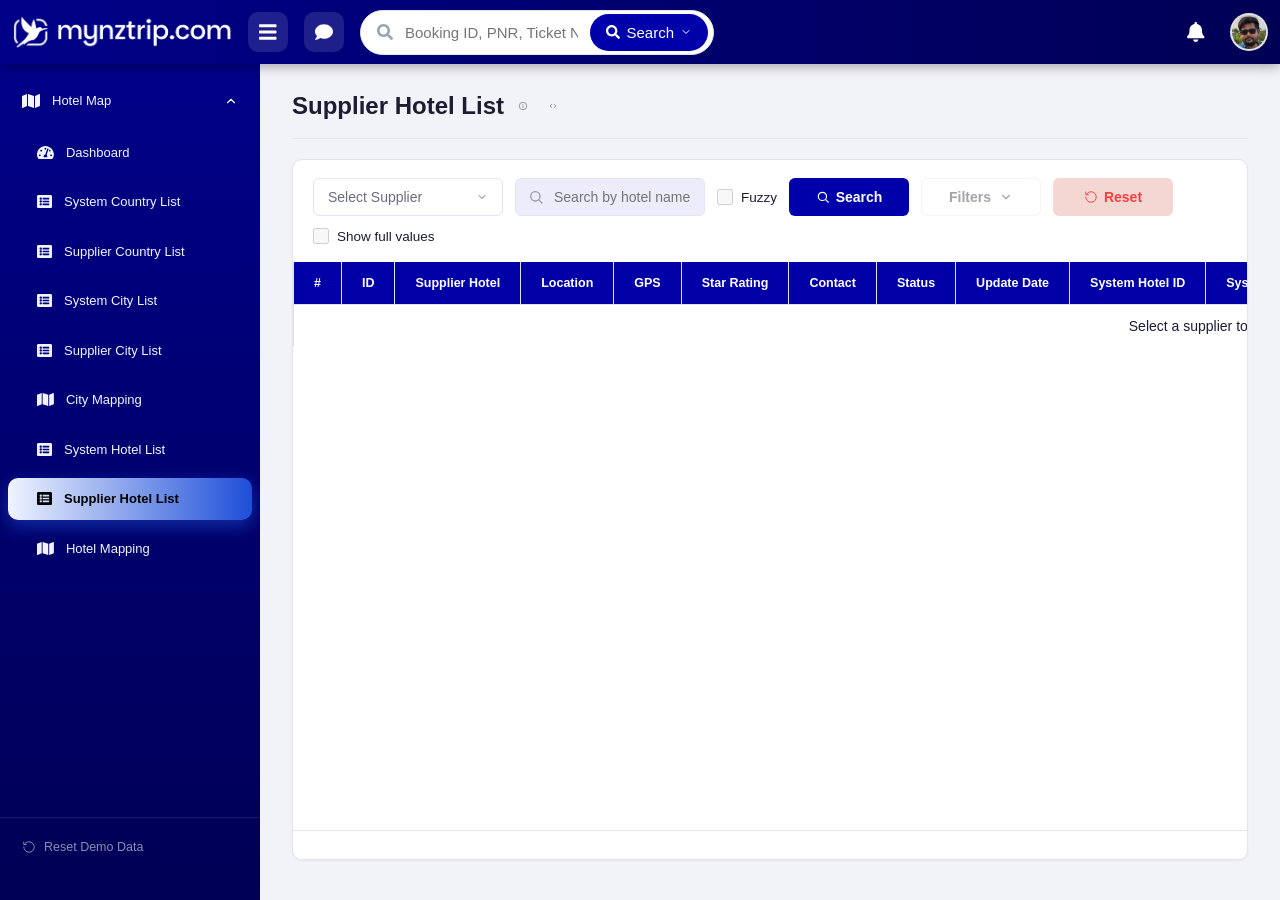
<file: hotel-supplier.html>
<!doctype html>
<html lang="en">
<head>
<meta charset="UTF-8" />
<meta name="viewport" content="width=device-width, initial-scale=1.0" />
<title>Supplier Hotel List – Hotel Map | mynztrip.com</title>
<link rel="stylesheet" href="css/styles.css" />
</head>
<body>
<div class="app-shell">

  <!-- Top bar -->
  <header class="topbar">
    <div class="topbar-brand">
      <img class="admin-logo" src="assets/logo/mynztrip_logo_white.png" alt="mynztrip.com" width="220" height="34" />
    </div>

    <button class="icon-btn" aria-label="Menu">
      <svg width="17.5" height="20" viewBox="0 0 448 512" fill="currentColor"><path d="M16 132h416c8.837 0 16-7.163 16-16V76c0-8.837-7.163-16-16-16H16C7.163 60 0 67.163 0 76v40c0 8.837 7.163 16 16 16zm0 160h416c8.837 0 16-7.163 16-16v-40c0-8.837-7.163-16-16-16H16c-8.837 0-16 7.163-16 16v40c0 8.837 7.163 16 16 16zm0 160h416c8.837 0 16-7.163 16-16v-40c0-8.837-7.163-16-16-16H16c-8.837 0-16 7.163-16 16v40c0 8.837 7.163 16 16 16z"/></svg>
    </button>

    <button class="icon-btn accent-red" aria-label="Messages">
      <svg width="18" height="18" viewBox="0 0 512 512" fill="#fff"><path d="M256 32C114.6 32 0 125.1 0 240c0 49.6 21.4 95 57 130.7C44.5 421.1 2.7 466 2.2 466.5c-2.2 2.3-2.8 5.7-1.5 8.7S4.8 480 8 480c66.3 0 116-31.8 140.6-51.4 32.7 12.3 69 19.4 107.4 19.4 141.4 0 256-93.1 256-208S397.4 32 256 32z"/></svg>
    </button>

    <div class="topbar-search">
      <svg width="16" height="16" viewBox="0 0 512 512" fill="currentColor"><path d="M505 442.7L405.3 343c-4.5-4.5-10.6-7-17-7H372c27.6-35.3 44-79.7 44-128C416 93.1 322.9 0 208 0S0 93.1 0 208s93.1 208 208 208c48.3 0 92.7-16.4 128-44v16.3c0 6.4 2.5 12.5 7 17l99.7 99.7c9.4 9.4 24.6 9.4 33.9 0l28.3-28.3c9.4-9.4 9.4-24.6.1-34zM208 336c-70.7 0-128-57.2-128-128 0-70.7 57.2-128 128-128 70.7 0 128 57.2 128 128 0 70.7-57.2 128-128 128z"/></svg>
      <input type="text" placeholder="Booking ID, PNR, Ticket No..." />
      <button type="button">
        <svg width="14" height="14" viewBox="0 0 512 512" fill="#fff"><path d="M505 442.7L405.3 343c-4.5-4.5-10.6-7-17-7H372c27.6-35.3 44-79.7 44-128C416 93.1 322.9 0 208 0S0 93.1 0 208s93.1 208 208 208c48.3 0 92.7-16.4 128-44v16.3c0 6.4 2.5 12.5 7 17l99.7 99.7c9.4 9.4 24.6 9.4 33.9 0l28.3-28.3c9.4-9.4 9.4-24.6.1-34zM208 336c-70.7 0-128-57.2-128-128 0-70.7 57.2-128 128-128 70.7 0 128 57.2 128 128 0 70.7-57.2 128-128 128z"/></svg>
        Search
        <svg width="12" height="12" viewBox="0 0 24 24" fill="none"><path d="M6 9l6 6 6-6" stroke="#fff" stroke-width="2" stroke-linecap="round" stroke-linejoin="round"/></svg>
      </button>
    </div>

    <div class="topbar-right">
      <button class="icon-btn" aria-label="Notifications">
        <svg width="17.5" height="20" viewBox="0 0 448 512" fill="#fff"><path d="M224 512c35.32 0 63.97-28.65 63.97-64H160.03c0 35.35 28.65 64 63.97 64zm215.39-149.71c-19.32-20.76-55.47-51.99-55.47-154.29 0-77.7-54.48-139.9-127.94-155.16V32c0-17.67-14.32-32-31.98-32s-31.98 14.33-31.98 32v20.84C118.56 68.1 64.08 130.3 64.08 208c0 102.3-36.15 133.53-55.47 154.29-6 6.45-8.66 14.16-8.61 21.71.11 16.4 12.98 32 32.1 32h383.8c19.12 0 32-15.6 32.1-32 .05-7.55-2.61-15.27-8.61-21.71z"/></svg>
      </button>
      <img class="avatar" src="assets/profile-photo.png" alt="Your account" width="38" height="38" />
    </div>
  </header>

  <div class="app-body">

    <!-- Sidebar -->
    <aside class="sidebar">
      <!-- Hotel Map (mother menu — every page in this project lives under
           it, Dashboard included). Two levels only: this parent and its
           pages. The Country/City/Hotel accordions that used to sit
           between them are gone — they made every page three clicks deep
           and hid the one thing the menu is for, which is seeing what
           exists. -->
      <!-- Menu icons are Font Awesome Free glyphs (CC BY 4.0) — the same ones
           the live portal uses: fa-map for the parent, fa-tachometer-alt for
           Dashboard, fa-list-alt for the lists. Inlined as paths so they match
           exactly without pulling in the Font Awesome runtime. -->
      <nav class="nav-group open">
        <button class="nav-item active">
          <svg width="18" height="16" viewBox="0 0 576 512" fill="currentColor"><path d="M0 117.66v346.32c0 11.32 11.43 19.06 21.94 14.86L160 416V32L20.12 87.95A32.006 32.006 0 0 0 0 117.66zM192 416l192 64V96L192 32v384zM554.06 33.16L416 96v384l139.88-55.95A31.996 31.996 0 0 0 576 394.34V48.02c0-11.32-11.43-19.06-21.94-14.86z"/></svg>
          Hotel Map
          <svg class="chevron" width="14" height="14" viewBox="0 0 24 24" fill="none"><path d="M6 9l6 6 6-6" stroke="currentColor" stroke-width="2" stroke-linecap="round" stroke-linejoin="round"/></svg>
        </button>
        <div class="submenu">
          <a class="submenu-item" href="dashboard.html">
            <svg width="16.875" height="15" viewBox="0 0 576 512" fill="currentColor"><path d="M288 32C128.94 32 0 160.94 0 320c0 52.8 14.25 102.26 39.06 144.8 5.61 9.62 16.3 15.2 27.44 15.2h443c11.14 0 21.83-5.58 27.44-15.2C561.75 422.26 576 372.8 576 320c0-159.06-128.94-288-288-288zm0 64c14.71 0 26.58 10.13 30.32 23.65-1.11 2.26-2.64 4.23-3.45 6.67l-9.22 27.67c-5.13 3.49-10.97 6.01-17.64 6.01-17.67 0-32-14.33-32-32S270.33 96 288 96zM96 384c-17.67 0-32-14.33-32-32s14.33-32 32-32 32 14.33 32 32-14.33 32-32 32zm48-160c-17.67 0-32-14.33-32-32s14.33-32 32-32 32 14.33 32 32-14.33 32-32 32zm246.77-72.41l-61.33 184C343.13 347.33 352 364.54 352 384c0 11.72-3.38 22.55-8.88 32H232.88c-5.5-9.45-8.88-20.28-8.88-32 0-33.94 26.5-61.43 59.9-63.59l61.34-184.01c4.17-12.56 17.73-19.45 30.36-15.17 12.57 4.19 19.35 17.79 15.17 30.36zm14.66 57.2l15.52-46.55c3.47-1.29 7.13-2.23 11.05-2.23 17.67 0 32 14.33 32 32s-14.33 32-32 32c-11.38-.01-20.89-6.28-26.57-15.22zM480 384c-17.67 0-32-14.33-32-32s14.33-32 32-32 32 14.33 32 32-14.33 32-32 32z"/></svg>
            Dashboard
          </a>
          <a class="submenu-item" href="country-system.html">
            <svg width="15" height="15" viewBox="0 0 512 512" fill="currentColor"><path d="M464 480H48c-26.51 0-48-21.49-48-48V80c0-26.51 21.49-48 48-48h416c26.51 0 48 21.49 48 48v352c0 26.51-21.49 48-48 48zM128 120c-22.091 0-40 17.909-40 40s17.909 40 40 40 40-17.909 40-40-17.909-40-40-40zm0 96c-22.091 0-40 17.909-40 40s17.909 40 40 40 40-17.909 40-40-17.909-40-40-40zm0 96c-22.091 0-40 17.909-40 40s17.909 40 40 40 40-17.909 40-40-17.909-40-40-40zm288-136v-32c0-6.627-5.373-12-12-12H204c-6.627 0-12 5.373-12 12v32c0 6.627 5.373 12 12 12h200c6.627 0 12-5.373 12-12zm0 96v-32c0-6.627-5.373-12-12-12H204c-6.627 0-12 5.373-12 12v32c0 6.627 5.373 12 12 12h200c6.627 0 12-5.373 12-12zm0 96v-32c0-6.627-5.373-12-12-12H204c-6.627 0-12 5.373-12 12v32c0 6.627 5.373 12 12 12h200c6.627 0 12-5.373 12-12z"/></svg>
            System Country List
          </a>
          <a class="submenu-item" href="country-supplier.html">
            <svg width="15" height="15" viewBox="0 0 512 512" fill="currentColor"><path d="M464 480H48c-26.51 0-48-21.49-48-48V80c0-26.51 21.49-48 48-48h416c26.51 0 48 21.49 48 48v352c0 26.51-21.49 48-48 48zM128 120c-22.091 0-40 17.909-40 40s17.909 40 40 40 40-17.909 40-40-17.909-40-40-40zm0 96c-22.091 0-40 17.909-40 40s17.909 40 40 40 40-17.909 40-40-17.909-40-40-40zm0 96c-22.091 0-40 17.909-40 40s17.909 40 40 40 40-17.909 40-40-17.909-40-40-40zm288-136v-32c0-6.627-5.373-12-12-12H204c-6.627 0-12 5.373-12 12v32c0 6.627 5.373 12 12 12h200c6.627 0 12-5.373 12-12zm0 96v-32c0-6.627-5.373-12-12-12H204c-6.627 0-12 5.373-12 12v32c0 6.627 5.373 12 12 12h200c6.627 0 12-5.373 12-12zm0 96v-32c0-6.627-5.373-12-12-12H204c-6.627 0-12 5.373-12 12v32c0 6.627 5.373 12 12 12h200c6.627 0 12-5.373 12-12z"/></svg>
            Supplier Country List
          </a>
          <a class="submenu-item" href="city-system.html">
            <svg width="15" height="15" viewBox="0 0 512 512" fill="currentColor"><path d="M464 480H48c-26.51 0-48-21.49-48-48V80c0-26.51 21.49-48 48-48h416c26.51 0 48 21.49 48 48v352c0 26.51-21.49 48-48 48zM128 120c-22.091 0-40 17.909-40 40s17.909 40 40 40 40-17.909 40-40-17.909-40-40-40zm0 96c-22.091 0-40 17.909-40 40s17.909 40 40 40 40-17.909 40-40-17.909-40-40-40zm0 96c-22.091 0-40 17.909-40 40s17.909 40 40 40 40-17.909 40-40-17.909-40-40-40zm288-136v-32c0-6.627-5.373-12-12-12H204c-6.627 0-12 5.373-12 12v32c0 6.627 5.373 12 12 12h200c6.627 0 12-5.373 12-12zm0 96v-32c0-6.627-5.373-12-12-12H204c-6.627 0-12 5.373-12 12v32c0 6.627 5.373 12 12 12h200c6.627 0 12-5.373 12-12zm0 96v-32c0-6.627-5.373-12-12-12H204c-6.627 0-12 5.373-12 12v32c0 6.627 5.373 12 12 12h200c6.627 0 12-5.373 12-12z"/></svg>
            System City List
          </a>
          <a class="submenu-item" href="city-supplier.html">
            <svg width="15" height="15" viewBox="0 0 512 512" fill="currentColor"><path d="M464 480H48c-26.51 0-48-21.49-48-48V80c0-26.51 21.49-48 48-48h416c26.51 0 48 21.49 48 48v352c0 26.51-21.49 48-48 48zM128 120c-22.091 0-40 17.909-40 40s17.909 40 40 40 40-17.909 40-40-17.909-40-40-40zm0 96c-22.091 0-40 17.909-40 40s17.909 40 40 40 40-17.909 40-40-17.909-40-40-40zm0 96c-22.091 0-40 17.909-40 40s17.909 40 40 40 40-17.909 40-40-17.909-40-40-40zm288-136v-32c0-6.627-5.373-12-12-12H204c-6.627 0-12 5.373-12 12v32c0 6.627 5.373 12 12 12h200c6.627 0 12-5.373 12-12zm0 96v-32c0-6.627-5.373-12-12-12H204c-6.627 0-12 5.373-12 12v32c0 6.627 5.373 12 12 12h200c6.627 0 12-5.373 12-12zm0 96v-32c0-6.627-5.373-12-12-12H204c-6.627 0-12 5.373-12 12v32c0 6.627 5.373 12 12 12h200c6.627 0 12-5.373 12-12z"/></svg>
            Supplier City List
          </a>
          <!-- The two mapping screens carry the Map icon used for every
               mapping action in this project, not the list icon: they are
               where relationships are made, not another list to read. -->
          <a class="submenu-item" href="city-mapping.html">
            <svg width="16.875" height="15" viewBox="0 0 576 512" fill="currentColor"><path d="M0 117.66v346.32c0 11.32 11.43 19.06 21.94 14.86L160 416V32L20.12 87.95A32.006 32.006 0 0 0 0 117.66zM192 416l192 64V96L192 32v384zM554.06 33.16L416 96v384l139.88-55.95A31.996 31.996 0 0 0 576 394.34V48.02c0-11.32-11.43-19.06-21.94-14.86z"/></svg>
            City Mapping
          </a>
          <a class="submenu-item" href="hotel-system.html">
            <svg width="15" height="15" viewBox="0 0 512 512" fill="currentColor"><path d="M464 480H48c-26.51 0-48-21.49-48-48V80c0-26.51 21.49-48 48-48h416c26.51 0 48 21.49 48 48v352c0 26.51-21.49 48-48 48zM128 120c-22.091 0-40 17.909-40 40s17.909 40 40 40 40-17.909 40-40-17.909-40-40-40zm0 96c-22.091 0-40 17.909-40 40s17.909 40 40 40 40-17.909 40-40-17.909-40-40-40zm0 96c-22.091 0-40 17.909-40 40s17.909 40 40 40 40-17.909 40-40-17.909-40-40-40zm288-136v-32c0-6.627-5.373-12-12-12H204c-6.627 0-12 5.373-12 12v32c0 6.627 5.373 12 12 12h200c6.627 0 12-5.373 12-12zm0 96v-32c0-6.627-5.373-12-12-12H204c-6.627 0-12 5.373-12 12v32c0 6.627 5.373 12 12 12h200c6.627 0 12-5.373 12-12zm0 96v-32c0-6.627-5.373-12-12-12H204c-6.627 0-12 5.373-12 12v32c0 6.627 5.373 12 12 12h200c6.627 0 12-5.373 12-12z"/></svg>
            System Hotel List
          </a>
          <a class="submenu-item active" href="hotel-supplier.html">
            <svg width="15" height="15" viewBox="0 0 512 512" fill="currentColor"><path d="M464 480H48c-26.51 0-48-21.49-48-48V80c0-26.51 21.49-48 48-48h416c26.51 0 48 21.49 48 48v352c0 26.51-21.49 48-48 48zM128 120c-22.091 0-40 17.909-40 40s17.909 40 40 40 40-17.909 40-40-17.909-40-40-40zm0 96c-22.091 0-40 17.909-40 40s17.909 40 40 40 40-17.909 40-40-17.909-40-40-40zm0 96c-22.091 0-40 17.909-40 40s17.909 40 40 40 40-17.909 40-40-17.909-40-40-40zm288-136v-32c0-6.627-5.373-12-12-12H204c-6.627 0-12 5.373-12 12v32c0 6.627 5.373 12 12 12h200c6.627 0 12-5.373 12-12zm0 96v-32c0-6.627-5.373-12-12-12H204c-6.627 0-12 5.373-12 12v32c0 6.627 5.373 12 12 12h200c6.627 0 12-5.373 12-12zm0 96v-32c0-6.627-5.373-12-12-12H204c-6.627 0-12 5.373-12 12v32c0 6.627 5.373 12 12 12h200c6.627 0 12-5.373 12-12z"/></svg>
            Supplier Hotel List
          </a>
          <a class="submenu-item" href="hotel-mapping.html">
            <svg width="16.875" height="15" viewBox="0 0 576 512" fill="currentColor"><path d="M0 117.66v346.32c0 11.32 11.43 19.06 21.94 14.86L160 416V32L20.12 87.95A32.006 32.006 0 0 0 0 117.66zM192 416l192 64V96L192 32v384zM554.06 33.16L416 96v384l139.88-55.95A31.996 31.996 0 0 0 576 394.34V48.02c0-11.32-11.43-19.06-21.94-14.86z"/></svg>
            Hotel Mapping
          </a>
        </div>
      </nav>

      <div class="sidebar-footer">
        <button class="reset-demo-btn" id="resetDemoDataBtn">
          <svg width="14" height="14" viewBox="0 0 24 24" fill="none"><path d="M3 12a9 9 0 109-9 9 9 0 00-7 3.3" stroke="currentColor" stroke-width="1.6" stroke-linecap="round"/><path d="M3 3.5V8h4.5" stroke="currentColor" stroke-width="1.6" stroke-linecap="round" stroke-linejoin="round"/></svg>
          Reset Demo Data
        </button>
      </div>
    </aside>

    <!-- Main content -->
    <main class="main-content">
      <div class="page-header">
        <div class="page-title-row">
          <h1 class="page-title">Supplier Hotel List</h1>
          <button class="info-icon-btn" data-info-target="#supplierHotelInfo" data-info-title="Supplier Hotel List" aria-label="About this page">
            <svg width="16" height="16" viewBox="0 0 24 24" fill="none"><circle cx="12" cy="12" r="9" stroke="currentColor" stroke-width="1.6"/><path d="M12 11v5" stroke="currentColor" stroke-width="1.6" stroke-linecap="round"/><circle cx="12" cy="8" r="1" fill="currentColor"/></svg>
          </button>
          <button class="info-icon-btn" data-info-target="#supplierHotelDevNotes" data-info-title="Developer Notes — Supplier Hotel List" aria-label="Developer notes for this page">
            <svg width="16" height="16" viewBox="0 0 24 24" fill="none"><path d="M9 8l-4 4 4 4M15 8l4 4-4 4" stroke="currentColor" stroke-width="1.6" stroke-linecap="round" stroke-linejoin="round"/></svg>
          </button>
        </div>
      </div>
      <hr class="page-divider" />

      <template id="supplierHotelInfo">
        <p>Each supplier's own hotel feed, side by side with the matching system hotel (if any). Pick a <strong>Supplier</strong> first — nothing else on this page works until one is chosen.</p>
        <ul>
          <li><strong>#</strong> — the row's position in the whole result, not just the page on screen, so row 11 is still 11 on page 2. It renumbers when a search changes what the list holds.</li>
          <li>The list is fetched, so it shows placeholder rows for a moment whenever it is queried — picking a supplier, <strong>Search</strong>, <strong>Reset</strong>, and changing page or rows per page. Flipping a status or changing a city updates the row in place without re-fetching.</li>
          <li>Every <strong>country dropdown</strong> reads <strong>Name - ID</strong>, with the ID belonging to the side that dropdown is about: the supplier’s own country ID for the supplier’s Country filter and for the Edit City form (<em>Bharat - AG-IN-014</em>, that supplier’s own name for the country included), the system’s own code for the System Country filter (<em>India - IN</em>).</li>
          <li><strong>Supplier Hotel / Location / GPS / Contact</strong> — exactly what this supplier's feed reports: name, address, city/state/country, coordinates, email, and phone. Click any info icon to see the full values.</li>
          <li><strong>System Hotel ID / System Hotel / System Location / System GPS / System Star Rating / System Contact / System Status</strong> — the matching entry from the System Hotel List, found automatically by <strong>Provider ID</strong> — not something this supplier reported directly. Shows "Not mapped" when this row has no Provider ID, or one that doesn't match any system hotel yet.</li>
          <li><strong>Provider ID</strong> — the id this supplier's feed reports for the hotel. A blank Provider ID means the feed never sent one for this row.</li>
          <li><strong>Update Date</strong> — when the supplier last reported this hotel's data.</li>
          <li><strong>Edit</strong> — only the city can be changed here, via a Country/State/City picker; everything else is exactly what the feed reported and stays that way.</li>
          <li><strong>History</strong> — view every city change and status change.</li>
          <li><strong>Active/Inactive toggle</strong> — controls whether this supplier's version of the hotel is available. Changes immediately, no confirmation needed, and is logged to History.</li>
          <li><strong>Details</strong> — opens the full raw data this supplier reported for this hotel, as sent — the shape of this varies from one supplier to another.</li>
          <li>Type a name and tick <strong>Fuzzy</strong> to match it loosely (forgiving of typos or skipped letters) instead of requiring an exact substring.</li>
          <li>Nothing you type or pick filters the list right away — click <strong>Search</strong> (or press Enter in a search box) to apply it. Click <strong>Filters</strong> to reveal the rest, split into two sections: <strong>Supplier</strong> (ID, Provider ID, Country/State/City, Hotel Name, Status, Star Rating — all this supplier's own fields) and <strong>System</strong> (Country/State/City, System Hotel ID, Hotel Name — all the matching system hotel's own fields instead). City only opens up once a Country is picked, in either section. While collapsed, anything you've set shows as a removable chip — click a chip's × to clear just that one filter. <strong>Reset</strong> clears every filter and the Supplier as well, no Search needed — the page goes back to its pick-a-supplier state.</li>
        </ul>
      </template>

      <template id="supplierHotelDevNotes">
        <p>Each supplier's own hotel feed, joined at render time to its matching system hotel — never stored as a direct link. Nothing works until a <strong>Supplier</strong> is picked — every row/filter/action below is scoped to that one supplier's own array.</p>
        <ul>
          <li><strong>The list is a query, and looks like one.</strong> Fetching it shows the placeholder table — the header stays put and the body fills with placeholder rows, the same loading state every list screen uses. Only the body is replaced: the columns never change, so redrawing the header would flicker the one part of the table that is genuinely ready. The pagination footer is emptied for the same reason — page numbers describing rows that aren't on screen are a lie — and comes back with the rows. It runs on <strong>picking a supplier, Search, Reset and any page or rows-per-page change</strong>, each a real query in a deployed system. A status flip or a city edit does <em>not</em>: those change a row that is already on screen. With no supplier picked nothing is being fetched at all, so that state answers immediately rather than sitting behind a wait.</li>
          <li><strong>#</strong> — the row's position in the whole result set, not within the page, so row 11 reads 11 on page 2. It is a position, not an identity: the ID is what identifies a row, and the number changes the moment a search narrows the list.</li>
          <li><strong>ID</strong> — this supplier's own generated identifier (e.g. "AG-HTL-001"), permanent.</li>
          <li><strong>Finding the matching system hotel</strong> — this row's Provider ID is matched against the System Hotel List's own Provider ID at render time, never a stored reference. A blank Provider ID, or one with no match, means every System-side cell shows "Not mapped" for that row.</li>
          <li><strong>Edit</strong> — the only editable field is city, via a cascading Country/State/City picker sourced from this supplier's own country and city lists. Every other field belongs to the supplier's feed and can't be changed here.</li>
          <li><strong>History</strong> — every entry has an <strong>operation name</strong>, a <strong>description</strong> in that operation's fixed pattern, and <strong>who + when</strong>, logged the instant the change happens, newest first. Only two operations can appear:
            <ul>
              <li><strong>Edit</strong> — the city was changed. Description: <em>City: {old city}, {old state} -&gt; {new city}, {new state}</em> — the state part is left out on either side when that city has none, and the old side reads "Not set" when the row had no city.</li>
              <li><strong>Status Change</strong> — the Active/Inactive toggle. Description: <em>Status: {Active|Inactive} -&gt; {Active|Inactive}</em></li>
            </ul>
          </li>
          <li><strong>Details</strong> — dumps this row's own record as JSON (excluding its history), so its shape can differ supplier to supplier — some carry extra fields the others don't.</li>
          <li><strong>Filters</strong> — nothing in the toolbar re-queries the list on its own; every field only updates the pending state and the live Filters count pill / chip summary (visible once the panel is collapsed). The list itself only re-queries on <strong>Search</strong> (or Enter in the Name/ID/Provider ID search box), <strong>Reset</strong>, or picking a <strong>Supplier</strong> — the latter two bypass the wait-for-Search gate and re-render immediately, since the page is non-functional without a supplier. The panel has three sections: <strong>Supplier</strong> (this row's own name, ID, country, state, city, star rating), <strong>System</strong> (the same six, read from the matched system hotel) and <strong>Other</strong> (Mapped/Unmapped, Active/Inactive, Mapping ID / Provider ID). Reset here also clears the Supplier, putting the page back to its pick-a-supplier state — unlike the Supplier Country and Supplier City Lists, whose Reset keeps the supplier and shows its unfiltered list. Supplier and System are two fully independent Country/State/City cascades — one over this row's own fields, the other over the matched system hotel's — picking one never narrows the other. City is gated behind Country in both, same as everywhere else in the project.</li>
        </ul>
      </template>

      <section class="content-card">
        <div class="card-toolbar">
          <div class="toolbar-controls">
            <select class="filter-select" id="supplierFilter">
              <option value="">Select Supplier</option>
            </select>
            <div class="toolbar-search">
              <svg width="16" height="16" viewBox="0 0 24 24" fill="none"><circle cx="11" cy="11" r="7" stroke="currentColor" stroke-width="2"/><path d="M21 21l-4.35-4.35" stroke="currentColor" stroke-width="2" stroke-linecap="round"/></svg>
              <input type="text" id="hotelSearch" placeholder="Search by hotel name..." disabled />
            </div>
            <label class="toggle-row" for="supplierHotelFuzzyToggle" style="margin-bottom:0;">
              <input type="checkbox" id="supplierHotelFuzzyToggle" disabled />
              Fuzzy
            </label>
            <button class="btn btn-primary" id="supplierHotelSearchBtn" disabled>
              <svg width="14" height="14" viewBox="0 0 24 24" fill="none"><circle cx="11" cy="11" r="7" stroke="#fff" stroke-width="2"/><path d="M21 21l-4.35-4.35" stroke="#fff" stroke-width="2" stroke-linecap="round"/></svg>
              Search
            </button>
            <button type="button" class="filters-toggle-btn" id="supplierHotelFiltersToggleBtn" aria-expanded="false" aria-controls="supplierHotelFiltersPanel" disabled>
              Filters
              <span class="pill info" id="supplierHotelActiveFilterCount" style="display:none;">0</span>
              <svg class="chevron" width="14" height="14" viewBox="0 0 24 24" fill="none"><path d="M6 9l6 6 6-6" stroke="currentColor" stroke-width="2" stroke-linecap="round" stroke-linejoin="round"/></svg>
            </button>
            <button class="btn btn-danger" id="resetSupplierHotelFilterBtn">
              <svg width="14" height="14" viewBox="0 0 24 24" fill="none"><path d="M3 12a9 9 0 109-9 9 9 0 00-7 3.3" stroke="currentColor" stroke-width="1.6" stroke-linecap="round"/><path d="M3 3.5V8h4.5" stroke="currentColor" stroke-width="1.6" stroke-linecap="round" stroke-linejoin="round"/></svg>
              Reset
            </button>
            <label class="toggle-row" for="hotelRevealValuesToggle" style="margin-bottom:0;">
              <input type="checkbox" id="hotelRevealValuesToggle" disabled />
              Show full values
            </label>
          </div>

          <!-- Shown only while the panel below is collapsed and at least one of
               its fields is active — see updateFiltersSummary(). -->
          <div class="filters-summary" id="supplierHotelFiltersSummary" style="display:none;"></div>

          <!-- Collapsed by default. -->
          <div class="filters-panel" id="supplierHotelFiltersPanel" style="display:none;">
            <div class="filters-section-label">Supplier</div>
            <div class="filter-field">
              <label for="supplierHotelNameFilter">Supplier Hotel Name</label>
              <div class="toolbar-search">
                <svg width="16" height="16" viewBox="0 0 24 24" fill="none"><circle cx="11" cy="11" r="7" stroke="currentColor" stroke-width="2"/><path d="M21 21l-4.35-4.35" stroke="currentColor" stroke-width="2" stroke-linecap="round"/></svg>
                <input type="text" id="supplierHotelNameFilter" placeholder="Search by hotel name..." />
              </div>
            </div>
            <div class="filter-field">
              <label for="supplierHotelIdSearch">Supplier Hotel ID</label>
              <div class="toolbar-search">
                <svg width="16" height="16" viewBox="0 0 24 24" fill="none"><circle cx="11" cy="11" r="7" stroke="currentColor" stroke-width="2"/><path d="M21 21l-4.35-4.35" stroke="currentColor" stroke-width="2" stroke-linecap="round"/></svg>
                <input type="text" id="supplierHotelIdSearch" placeholder="Search by hotel ID..." />
              </div>
            </div>
            <div class="filter-field">
              <label for="hotelCountryFilter">Supplier Country</label>
              <select class="filter-select" id="hotelCountryFilter">
                <option value="">All Countries</option>
              </select>
            </div>
            <div class="filter-field">
              <label for="hotelStateFilter">Supplier State</label>
              <select class="filter-select" id="hotelStateFilter" disabled>
                <option value="">All States</option>
              </select>
            </div>
            <div class="filter-field">
              <label for="hotelCityFilter">Supplier City</label>
              <select class="filter-select" id="hotelCityFilter" disabled>
                <option value="">All Cities</option>
              </select>
            </div>
            <div class="filter-field">
              <label for="supplierHotelStarRatingFilter">Supplier Star Rating</label>
              <select class="filter-select" id="supplierHotelStarRatingFilter">
                <option value="">All Ratings</option>
                <option value="5">5 ★</option>
                <option value="4">4 ★</option>
                <option value="3">3 ★</option>
                <option value="2">2 ★</option>
                <option value="1">1 ★</option>
                <option value="0">0 ★</option>
              </select>
            </div>

            <div class="filters-section-label">System</div>
            <div class="filter-field">
              <label for="sysHotelNameFilter">System Hotel Name</label>
              <div class="toolbar-search">
                <svg width="16" height="16" viewBox="0 0 24 24" fill="none"><circle cx="11" cy="11" r="7" stroke="currentColor" stroke-width="2"/><path d="M21 21l-4.35-4.35" stroke="currentColor" stroke-width="2" stroke-linecap="round"/></svg>
                <input type="text" id="sysHotelNameFilter" placeholder="Search by system hotel name..." />
              </div>
            </div>
            <div class="filter-field">
              <label for="sysHotelIdFilter">System Hotel ID</label>
              <div class="toolbar-search">
                <svg width="16" height="16" viewBox="0 0 24 24" fill="none"><circle cx="11" cy="11" r="7" stroke="currentColor" stroke-width="2"/><path d="M21 21l-4.35-4.35" stroke="currentColor" stroke-width="2" stroke-linecap="round"/></svg>
                <input type="text" id="sysHotelIdFilter" placeholder="Search by system hotel ID..." />
              </div>
            </div>
            <div class="filter-field">
              <label for="sysCountryFilter">System Country</label>
              <select class="filter-select" id="sysCountryFilter">
                <option value="">All Countries</option>
              </select>
            </div>
            <div class="filter-field">
              <label for="sysStateFilter">System State</label>
              <select class="filter-select" id="sysStateFilter" disabled>
                <option value="">All States</option>
              </select>
            </div>
            <div class="filter-field">
              <label for="sysCityFilter">System City</label>
              <select class="filter-select" id="sysCityFilter" disabled>
                <option value="">All Cities</option>
              </select>
            </div>
            <div class="filter-field">
              <label for="sysStarRatingFilter">System Star Rating</label>
              <select class="filter-select" id="sysStarRatingFilter">
                <option value="">All Ratings</option>
                <option value="5">5 ★</option>
                <option value="4">4 ★</option>
                <option value="3">3 ★</option>
                <option value="2">2 ★</option>
                <option value="1">1 ★</option>
                <option value="0">0 ★</option>
              </select>
            </div>

            <div class="filters-section-label">Other</div>
            <div class="filter-field">
              <label for="hotelMappingStatusFilter">Mapped / Unmapped</label>
              <select class="filter-select" id="hotelMappingStatusFilter">
                <option value="all">All</option>
                <option value="mapped">Mapped</option>
                <option value="unmapped">Unmapped</option>
              </select>
            </div>
            <div class="filter-field">
              <label for="hotelStatusFilter">Active / Inactive</label>
              <select class="filter-select" id="hotelStatusFilter">
                <option value="all">All</option>
                <option value="active">Active</option>
                <option value="inactive">Inactive</option>
              </select>
            </div>
            <div class="filter-field">
              <label for="supplierHotelProviderIdSearch">Mapping ID / Provider ID</label>
              <div class="toolbar-search">
                <svg width="16" height="16" viewBox="0 0 24 24" fill="none"><circle cx="11" cy="11" r="7" stroke="currentColor" stroke-width="2"/><path d="M21 21l-4.35-4.35" stroke="currentColor" stroke-width="2" stroke-linecap="round"/></svg>
                <input type="text" id="supplierHotelProviderIdSearch" placeholder="Search by Mapping / Provider ID..." />
              </div>
            </div>
          </div>
        </div>

        <div class="table-wrap">
          <table class="data-table" id="supplierHotelTable">
            <thead>
              <tr>
                <th class="table-num">#</th>
                <th>ID</th>
                <th>Supplier Hotel</th>
                <th>Location</th>
                <th>GPS</th>
                <th>Star Rating</th>
                <th>Contact</th>
                <th>Status</th>
                <th>Update Date</th>
                <th>System Hotel ID</th>
                <th>System Hotel</th>
                <th>System Location</th>
                <th>System GPS</th>
                <th>System Star Rating</th>
                <th>System Contact</th>
                <th>System Status</th>
                <th>Provider ID</th>
                <th class="table-action">Action</th>
              </tr>
            </thead>
            <tbody>
              <tr>
                <td colspan="18" class="empty-state">Select a supplier to view its hotel list</td>
              </tr>
            </tbody>
          </table>
        </div>

        <div class="table-footer pagination-bar" id="paginationBar"></div>
      </section>
    </main>
  </div>
</div>

<!-- Edit History Modal (card design) -->
<div class="modal-overlay" id="historyModal">
  <div class="modal">
    <div class="modal-header">
      <h3>Edit History <span id="historyHotelName" style="color:var(--text-muted); font-weight:600;"></span></h3>
      <button class="modal-close" data-modal-close aria-label="Close">
        <svg width="16" height="16" viewBox="0 0 24 24" fill="none"><path d="M6 6l12 12M18 6L6 18" stroke="currentColor" stroke-width="2" stroke-linecap="round"/></svg>
      </button>
    </div>
    <div class="modal-body">
      <div class="history-list" id="historyList"></div>
    </div>
  </div>
</div>

<!-- Supplier Hotel Details Modal (raw JSON, shape varies per supplier) -->
<div class="modal-overlay popup-overlay" id="detailsModal">
  <div class="popup-box popup-box-lg">
    <div class="modal-header">
      <h3>Hotel Details <span id="detailsHotelName" style="color:var(--text-muted); font-weight:600;"></span></h3>
      <button class="modal-close" data-modal-close aria-label="Close">
        <svg width="16" height="16" viewBox="0 0 24 24" fill="none"><path d="M6 6l12 12M18 6L6 18" stroke="currentColor" stroke-width="2" stroke-linecap="round"/></svg>
      </button>
    </div>
    <div class="modal-body">
      <div style="display:flex; justify-content:flex-end; margin-bottom:10px; flex-shrink:0;">
        <button type="button" class="copy-icon-btn" id="copyDetailsJsonBtn" aria-label="Copy JSON">
          <span class="copy-icon-idle">
            <svg width="14" height="14" viewBox="0 0 24 24" fill="none"><rect x="9" y="9" width="11" height="11" rx="1.5" stroke="currentColor" stroke-width="1.6"/><path d="M5 15V6a1.5 1.5 0 011.5-1.5H15" stroke="currentColor" stroke-width="1.6" stroke-linecap="round"/></svg>
          </span>
          <span class="copy-icon-done">
            <svg width="14" height="14" viewBox="0 0 24 24" fill="none"><path d="M5 13l4 4L19 7" stroke="currentColor" stroke-width="2" stroke-linecap="round" stroke-linejoin="round"/></svg>
          </span>
        </button>
      </div>
      <pre id="detailsJson" style="background:var(--bg-panel); padding:16px; border-radius:var(--radius-sm); font-size:13px; line-height:1.5; overflow:auto; white-space:pre-wrap; word-break:break-word; margin:0; flex:1;"></pre>
    </div>
  </div>
</div>

<!-- Edit City Modal — only the hotel's city (via cascading Country > State >
     City, sourced from this supplier's own country/city lists) can be
     changed here; every other field is untouched. -->
<div class="modal-overlay" id="editCityModal">
  <div class="modal">
    <div class="modal-header">
      <h3>Edit City <span id="editCityHotelName" style="color:var(--text-muted); font-weight:600;"></span></h3>
      <button class="modal-close" data-modal-close aria-label="Close">
        <svg width="16" height="16" viewBox="0 0 24 24" fill="none"><path d="M6 6l12 12M18 6L6 18" stroke="currentColor" stroke-width="2" stroke-linecap="round"/></svg>
      </button>
    </div>
    <div class="modal-body">
      <div class="form-group">
        <label for="editCityCountry">Country</label>
        <select id="editCityCountry" class="filter-select" style="width:100%; min-width:0;">
          <option value="">Select country</option>
        </select>
      </div>
      <div class="form-group">
        <label for="editCityState">State</label>
        <select id="editCityState" class="filter-select" style="width:100%; min-width:0;" disabled>
          <option value="">Select country first</option>
        </select>
      </div>
      <div class="form-group">
        <label for="editCityCity">City</label>
        <select id="editCityCity" class="filter-select" style="width:100%; min-width:0;" disabled>
          <option value="">Select country first</option>
        </select>
      </div>
    </div>
    <div class="modal-footer">
      <button class="btn btn-secondary" data-modal-close>Cancel</button>
      <button class="btn btn-primary" id="editCitySaveBtn">Save</button>
    </div>
  </div>
</div>

<script src="js/app.js"></script>
<script src="js/data.js"></script>
<script>
  const supplierFilter = document.getElementById("supplierFilter");
  supplierFilter.insertAdjacentHTML(
    "beforeend",
    Object.keys(SUPPLIER_LABELS)
      .map((key) => `<option value="${key}">${SUPPLIER_LABELS[key]}</option>`)
      .join("")
  );

  // Supplier section — every field here reads the supplier hotel row's own
  // fields (r.country/r.state/r.city/r.name/r.active/r.starRating).
  const countryFilterSelect = document.getElementById("hotelCountryFilter");
  const stateFilterSelect = document.getElementById("hotelStateFilter");
  const cityFilterSelect = document.getElementById("hotelCityFilter");
  const statusFilterSelect = document.getElementById("hotelStatusFilter");
  const supplierHotelNameFilter = document.getElementById("supplierHotelNameFilter");
  const supplierHotelStarRatingFilter = document.getElementById("supplierHotelStarRatingFilter");

  // System section — every field here reads the *matched System Hotel*'s own
  // fields instead (via findSystemHotelByProviderId()/resolveHotelLocation()),
  // never the supplier row's — see systemLocationFor()/systemHotelFor() below.
  const sysCountryFilterSelect = document.getElementById("sysCountryFilter");
  const sysStateFilterSelect = document.getElementById("sysStateFilter");
  const sysCityFilterSelect = document.getElementById("sysCityFilter");
  const sysHotelIdFilter = document.getElementById("sysHotelIdFilter");
  const sysHotelNameFilter = document.getElementById("sysHotelNameFilter");
  const sysStarRatingFilter = document.getElementById("sysStarRatingFilter");

  // Other section — neither side's own fields: whether a system hotel is
  // matched at all, the row's own Active flag, and the Provider ID that
  // does the matching.
  const mappingStatusFilterSelect = document.getElementById("hotelMappingStatusFilter");

  const hotelSearch = document.getElementById("hotelSearch");
  const supplierHotelFuzzyToggle = document.getElementById("supplierHotelFuzzyToggle");
  const supplierHotelSearchBtn = document.getElementById("supplierHotelSearchBtn");
  const supplierHotelIdSearch = document.getElementById("supplierHotelIdSearch");
  const supplierHotelProviderIdSearch = document.getElementById("supplierHotelProviderIdSearch");
  const revealValuesToggle = document.getElementById("hotelRevealValuesToggle");
  const tbody = document.querySelector("#supplierHotelTable tbody");
  const paginationBar = document.getElementById("paginationBar");

  let state = {
    page: 1,
    pageSize: 10,
    supplier: "",
    query: "",
    fuzzy: false,
    idQuery: "",
    providerIdQuery: "",
    country: "",
    hotelState: "",
    city: "",
    status: "all",
    starRating: "",
    sysCountry: "",
    sysState: "",
    sysCity: "",
    sysHotelIdQuery: "",
    sysHotelNameQuery: "",
    sysStarRating: "",
    mapping: "all",
  };

  function currentRows() {
    return state.supplier ? supplierHotels[state.supplier] || [] : [];
  }

  // Subsequence match: every character of the query must appear in the name
  // in order, not necessarily contiguous — same convention as
  // hotel-system.html's own Fuzzy search.
  function fuzzyMatches(name, query) {
    let i = 0;
    for (let j = 0; j < name.length && i < query.length; j++) {
      if (name[j] === query[i]) i++;
    }
    return i === query.length;
  }

  function candidatesForFilters() {
    let rows = currentRows();
    if (state.country) rows = rows.filter((r) => getSupplierCountryName(state.supplier, r.country.code) === state.country);
    if (state.hotelState) rows = rows.filter((r) => r.state === state.hotelState);
    if (state.city) rows = rows.filter((r) => r.city === state.city);
    return rows;
  }

  // Rebuilding a <select>'s innerHTML resets its own selectedIndex to 0 —
  // since this function is called from Country/State's own change handlers
  // (to narrow the *other* fields), it was wiping out the very selection
  // that just triggered it. Each field restores its state.* value afterward
  // if that value is still a valid option, else resets state.* to "" (same
  // "preserve if valid else reset" pattern already used elsewhere in this
  // file, e.g. the old updateSupplierCityFilterOptions/updateSysCityFilterOptions
  // and the Edit City modal's own population functions).
  function updateFilterOptions() {
    const rows = currentRows();
    // Carries the code alongside the name: the option's value stays the
    // supplier's own country name (state.country is compared against it and
    // the State filter below re-derives from it), while its label needs the
    // code to resolve that supplier's own id for the country.
    const countries = [...new Set(rows.map((r) => r.country.code))]
      .map((code) => ({ code, name: getSupplierCountryName(state.supplier, code) }))
      .sort((a, b) => a.name.localeCompare(b.name));
    countryFilterSelect.innerHTML =
      `<option value="">All Countries</option>` +
      countries.map((c) => `<option value="${c.name}">${supplierCountryOptionLabel(state.supplier, c.code)}</option>`).join("");
    countryFilterSelect.disabled = !state.supplier || countries.length === 0;
    if (countries.some((c) => c.name === state.country)) {
      countryFilterSelect.value = state.country;
    } else {
      state.country = "";
    }

    let stateCandidates = rows;
    if (state.country) stateCandidates = stateCandidates.filter((r) => getSupplierCountryName(state.supplier, r.country.code) === state.country);
    const states = [...new Set(stateCandidates.map((r) => r.state).filter(Boolean))].sort();
    stateFilterSelect.innerHTML = `<option value="">All States</option>` + states.map((s) => `<option value="${s}">${s}</option>`).join("");
    stateFilterSelect.disabled = !state.supplier || states.length === 0;
    if (states.includes(state.hotelState)) {
      stateFilterSelect.value = state.hotelState;
    } else {
      state.hotelState = "";
    }

    // City is gated behind Country (loaded country-wise) — picking a
    // Country is required before City has anything to show, same reasoning
    // as State being gated above.
    if (!state.country) {
      cityFilterSelect.innerHTML = `<option value="">Select country first</option>`;
      cityFilterSelect.disabled = true;
      state.city = "";
    } else {
      const cityCandidates = candidatesForFilters();
      const cityStateByName = new Map();
      cityCandidates.forEach((r) => {
        if (!cityStateByName.has(r.city)) cityStateByName.set(r.city, r.state);
      });
      const cities = [...cityStateByName.keys()].sort();
      cityFilterSelect.innerHTML =
        `<option value="">All Cities</option>` +
        cities.map((c) => `<option value="${c}">${cityStateByName.get(c) ? `${c} - ${cityStateByName.get(c)}` : c}</option>`).join("");
      cityFilterSelect.disabled = !state.supplier || cities.length === 0;
      if (cities.includes(state.city)) {
        cityFilterSelect.value = state.city;
      } else {
        state.city = "";
      }
    }
  }

  // The System section mirrors Supplier's Country/State/City cascade shape,
  // but resolved from the *matched System Hotel* (findSystemHotelByProviderId
  // + resolveHotelLocation) — a completely different entity from the
  // supplier row itself. Rows with no matched System Hotel simply have no
  // system location and are excluded from these option lists (and, once a
  // system filter is actually applied, from the filtered results too).
  function systemLocationFor(r) {
    const matchedHotel = findSystemHotelByProviderId(r.providerId);
    return matchedHotel ? resolveHotelLocation(matchedHotel) : null;
  }

  function systemCandidatesForFilters() {
    let rows = currentRows()
      .map((r) => ({ r, loc: systemLocationFor(r) }))
      .filter((x) => x.loc);
    if (state.sysCountry) rows = rows.filter((x) => (getSystemCountryName(x.loc.country.code) || x.loc.country.name) === state.sysCountry);
    if (state.sysState) rows = rows.filter((x) => x.loc.state === state.sysState);
    return rows.map((x) => x.r);
  }

  // Same "preserve if valid else reset" fix as updateFilterOptions() above,
  // for the exact same reason (this is called from System Country/State's
  // own change handlers too).
  function updateSysFilterOptions() {
    const rows = currentRows()
      .map((r) => ({ r, loc: systemLocationFor(r) }))
      .filter((x) => x.loc);
    const countries = [...new Set(rows.map((x) => getSystemCountryName(x.loc.country.code) || x.loc.country.name))].sort();
    sysCountryFilterSelect.innerHTML =
      `<option value="">All Countries</option>` + countries.map((c) => `<option value="${c}">${systemCountryOptionLabel(c)}</option>`).join("");
    sysCountryFilterSelect.disabled = !state.supplier || countries.length === 0;
    if (countries.includes(state.sysCountry)) {
      sysCountryFilterSelect.value = state.sysCountry;
    } else {
      state.sysCountry = "";
    }

    let stateCandidates = rows;
    if (state.sysCountry) stateCandidates = stateCandidates.filter((x) => (getSystemCountryName(x.loc.country.code) || x.loc.country.name) === state.sysCountry);
    const states = [...new Set(stateCandidates.map((x) => x.loc.state).filter(Boolean))].sort();
    sysStateFilterSelect.innerHTML = `<option value="">All States</option>` + states.map((s) => `<option value="${s}">${s}</option>`).join("");
    sysStateFilterSelect.disabled = !state.supplier || states.length === 0;
    if (states.includes(state.sysState)) {
      sysStateFilterSelect.value = state.sysState;
    } else {
      state.sysState = "";
    }

    // Same Country-first gating as the Supplier section's City above.
    if (!state.sysCountry) {
      sysCityFilterSelect.innerHTML = `<option value="">Select country first</option>`;
      sysCityFilterSelect.disabled = true;
      state.sysCity = "";
    } else {
      const cityCandidates = systemCandidatesForFilters().map((r) => systemLocationFor(r));
      const cityStateByName = new Map();
      cityCandidates.forEach((loc) => {
        if (!cityStateByName.has(loc.city)) cityStateByName.set(loc.city, loc.state);
      });
      const cities = [...cityStateByName.keys()].sort();
      sysCityFilterSelect.innerHTML =
        `<option value="">All Cities</option>` +
        cities.map((c) => `<option value="${c}">${cityStateByName.get(c) ? `${c} - ${cityStateByName.get(c)}` : c}</option>`).join("");
      sysCityFilterSelect.disabled = !state.supplier || cities.length === 0;
      if (cities.includes(state.sysCity)) {
        sysCityFilterSelect.value = state.sysCity;
      } else {
        state.sysCity = "";
      }
    }
  }

  function getFiltered() {
    let rows = candidatesForFilters();
    const q = state.query.trim().toLowerCase();
    if (q) rows = rows.filter((r) => (state.fuzzy ? fuzzyMatches(r.name.toLowerCase(), q) : r.name.toLowerCase().includes(q)));
    const idQ = state.idQuery.trim().toLowerCase();
    if (idQ) rows = rows.filter((r) => r.id.toLowerCase().includes(idQ));
    const providerIdQ = state.providerIdQuery.trim().toLowerCase();
    if (providerIdQ) rows = rows.filter((r) => (r.providerId || "").toLowerCase().includes(providerIdQ));
    if (state.status === "active") rows = rows.filter((r) => r.active);
    if (state.status === "inactive") rows = rows.filter((r) => !r.active);
    if (state.starRating) rows = rows.filter((r) => String(r.starRating) === state.starRating);

    if (state.sysCountry) rows = rows.filter((r) => { const loc = systemLocationFor(r); return loc && (getSystemCountryName(loc.country.code) || loc.country.name) === state.sysCountry; });
    if (state.sysState) rows = rows.filter((r) => { const loc = systemLocationFor(r); return loc && loc.state === state.sysState; });
    if (state.sysCity) rows = rows.filter((r) => { const loc = systemLocationFor(r); return loc && loc.city === state.sysCity; });
    const sysHotelIdQ = state.sysHotelIdQuery.trim().toLowerCase();
    if (sysHotelIdQ) {
      rows = rows.filter((r) => {
        const m = findSystemHotelByProviderId(r.providerId);
        return m && getSystemHotelDisplayId(m.id).toLowerCase().includes(sysHotelIdQ);
      });
    }
    if (state.sysStarRating) {
      rows = rows.filter((r) => {
        const m = findSystemHotelByProviderId(r.providerId);
        return m && String(m.starRating) === state.sysStarRating;
      });
    }
    if (state.mapping === "mapped") rows = rows.filter((r) => findSystemHotelByProviderId(r.providerId));
    if (state.mapping === "unmapped") rows = rows.filter((r) => !findSystemHotelByProviderId(r.providerId));
    const sysHotelNameQ = state.sysHotelNameQuery.trim().toLowerCase();
    if (sysHotelNameQ) {
      rows = rows.filter((r) => {
        const m = findSystemHotelByProviderId(r.providerId);
        return m && m.name.toLowerCase().includes(sysHotelNameQ);
      });
    }
    return rows;
  }

  // Same fixed-width + fade-on-overflow treatment as hotel-system.html — a
  // value never breaks to a second line, it either fits or fades out toward
  // the trailing edge, revealed in full only via the tooltip or the "Show
  // full values" toggle.
  function truncatableCell(value, modifier) {
    if (!value) return `<span style="color:var(--text-muted)">—</span>`;
    return `<div class="truncatable truncatable--${modifier}" title="${value}"><span class="truncatable-text">${value}</span></div>`;
  }

  // Every trip through the list is a query in a real deployment — the first
  // load, a Search, a Reset, a page or page-size change — so each one shows
  // the skeleton first (see withTableLoading in js/app.js). Saving an edit
  // deliberately does NOT: the row is already on screen and only its own
  // values changed, so replacing the whole table with placeholders would be
  // describing a fetch the user didn't ask for.
  //
  // Only the body is skeletoned. The header is already on screen and its
  // columns never change, so redrawing it would make the one part of the
  // table that is genuinely ready flicker. The pagination footer is emptied
  // for the same reason — page numbers describing rows that aren't on screen
  // are a lie — and comes back with them.
  const tableWrap = document.querySelector("#supplierHotelTable").closest(".table-wrap");
  const SUPPLIER_HOTEL_COLUMN_COUNT = document.querySelectorAll("#supplierHotelTable thead th").length;

  function render() {
    // Nothing is fetched until a supplier is picked, so this case answers
    // straight away rather than showing a skeleton for a query that will
    // never run (see cancelTableLoading in js/app.js).
    if (!state.supplier) {
      cancelTableLoading(tbody);
      tableWrap.classList.remove("skeleton");
      renderRows();
      return;
    }

    tableWrap.classList.add("skeleton");
    paginationBar.innerHTML = "";
    withTableLoading(tbody, skeletonRowsHtml(SUPPLIER_HOTEL_COLUMN_COUNT), () => {
      tableWrap.classList.remove("skeleton");
      renderRows();
    });
  }

  function renderRows() {
    if (!state.supplier) {
      tbody.innerHTML = `<tr><td colspan="18" class="empty-state">Select a supplier to view its hotel list</td></tr>`;
      paginationBar.innerHTML = "";
      updateFiltersSummary();
      return;
    }

    const filtered = getFiltered();
    const totalPages = Math.max(1, Math.ceil(filtered.length / state.pageSize));
    state.page = Math.min(state.page, totalPages);
    const startIdx = (state.page - 1) * state.pageSize;
    const pageItems = filtered.slice(startIdx, startIdx + state.pageSize);

    tbody.innerHTML = pageItems.length
      ? pageItems
          .map((r, i) => {
            const countryName = getSupplierCountryName(state.supplier, r.country.code);
            const supplierCountryId = getSupplierCountrySupplierId(state.supplier, r.country.code);
            const countryPlain = `${countryName} (${supplierCountryId})`;
            const locationSubtitlePlain = `${r.state ? `${r.state}, ` : ""}${countryPlain}`;
            const matchedHotel = findSystemHotelByProviderId(r.providerId);
            const sysLoc = matchedHotel ? resolveHotelLocation(matchedHotel) : null;
            const sysCountryName = sysLoc ? getSystemCountryName(sysLoc.country.code) || sysLoc.country.name : null;
            return `
      <tr>
        <td class="table-num">${startIdx + i + 1}</td>
        <td><span class="code-badge">${r.id}</span></td>
        <td>
          <div class="supplier-hotel-cell">
            <button type="button" class="info-icon-btn" data-hotel-name="${r.name}" data-hotel-address="${r.address}" aria-label="View full name & address">
              <svg width="16" height="16" viewBox="0 0 24 24" fill="none"><circle cx="12" cy="12" r="9" stroke="currentColor" stroke-width="1.6"/><path d="M12 11v5" stroke="currentColor" stroke-width="1.6" stroke-linecap="round"/><circle cx="12" cy="8" r="1" fill="currentColor"/></svg>
            </button>
            <div class="supplier-hotel-text">
              <div class="truncatable truncatable--supplierhotel" title="${r.name}">
                <span class="truncatable-text" style="font-weight:600;">${r.name}</span>
              </div>
              <div class="truncatable truncatable--supplierhotel" title="${r.address}" style="margin-top:2px;">
                <span class="truncatable-text" style="font-size:12px; color:var(--text-muted);">${r.address}</span>
              </div>
            </div>
          </div>
        </td>
        <td>
          <div class="location-cell">
            <button type="button" class="info-icon-btn" data-location-city="${r.city}" data-location-state="${r.state || "—"}" data-location-country-name="${countryName}" data-location-country-id="${supplierCountryId}" aria-label="View full location details">
              <svg width="16" height="16" viewBox="0 0 24 24" fill="none"><circle cx="12" cy="12" r="9" stroke="currentColor" stroke-width="1.6"/><path d="M12 11v5" stroke="currentColor" stroke-width="1.6" stroke-linecap="round"/><circle cx="12" cy="8" r="1" fill="currentColor"/></svg>
            </button>
            <div class="location-text">
              <div class="truncatable truncatable--location" title="${r.city}">
                <span class="truncatable-text" style="font-weight:600;">${r.city}</span>
              </div>
              <div class="truncatable truncatable--location" title="${locationSubtitlePlain}" style="margin-top:2px;">
                <span class="truncatable-text" style="font-size:12px; color:var(--text-muted);">${locationSubtitlePlain}</span>
              </div>
            </div>
          </div>
        </td>
        <td>
          <div class="gps-cell">
            <button type="button" class="info-icon-btn" data-gps-lat="${r.latitude}" data-gps-lng="${r.longitude}" aria-label="View full GPS coordinates">
              <svg width="16" height="16" viewBox="0 0 24 24" fill="none"><circle cx="12" cy="12" r="9" stroke="currentColor" stroke-width="1.6"/><path d="M12 11v5" stroke="currentColor" stroke-width="1.6" stroke-linecap="round"/><circle cx="12" cy="8" r="1" fill="currentColor"/></svg>
            </button>
            <div class="gps-text">
              <div class="truncatable truncatable--gps" title="Lat: ${r.latitude}">
                <span class="truncatable-text" style="font-size:12px;"><strong>Lat:</strong> ${r.latitude}</span>
              </div>
              <div class="truncatable truncatable--gps" title="Long: ${r.longitude}" style="margin-top:2px;">
                <span class="truncatable-text" style="font-size:12px;"><strong>Long:</strong> ${r.longitude}</span>
              </div>
            </div>
          </div>
        </td>
        <td>${truncatableCell("⭐".repeat(r.starRating), "starrating")}</td>
        <td>
          <div class="contact-cell">
            <button type="button" class="info-icon-btn" data-contact-email="${r.email || "—"}" data-contact-phone="${r.phoneNumber || "—"}" aria-label="View full contact details">
              <svg width="16" height="16" viewBox="0 0 24 24" fill="none"><circle cx="12" cy="12" r="9" stroke="currentColor" stroke-width="1.6"/><path d="M12 11v5" stroke="currentColor" stroke-width="1.6" stroke-linecap="round"/><circle cx="12" cy="8" r="1" fill="currentColor"/></svg>
            </button>
            <div class="contact-text">
              <div class="truncatable truncatable--contact" title="${r.email || "—"}">
                ${r.email ? `<span class="truncatable-text" style="font-weight:600;">${r.email}</span>` : '<span style="color:var(--text-muted)">—</span>'}
              </div>
              <div class="truncatable truncatable--contact" title="${r.phoneNumber || "—"}" style="margin-top:2px;">
                ${r.phoneNumber ? `<span class="truncatable-text" style="font-size:12px; color:var(--text-muted);">${r.phoneNumber}</span>` : '<span style="font-size:12px; color:var(--text-muted);">—</span>'}
              </div>
            </div>
          </div>
        </td>
        <td><span class="pill ${r.active ? "success" : "danger"}">${r.active ? "Active" : "Inactive"}</span></td>
        <td>
          <div class="truncatable truncatable--updatedate" title="${formatTimestamp(r.updatedAt)}">
            <span class="truncatable-text" style="font-weight:600;">${formatDateOnly(r.updatedAt)}</span>
          </div>
          <div class="truncatable truncatable--updatedate" title="${formatTimestamp(r.updatedAt)}" style="margin-top:2px;">
            <span class="truncatable-text" style="font-size:12px; color:var(--text-muted);">${formatTimeOnly(r.updatedAt)}</span>
          </div>
        </td>
        <td>${matchedHotel ? `<span class="code-badge">${getSystemHotelDisplayId(matchedHotel.id)}</span>` : '<span class="text-not-mapped">Not mapped</span>'}</td>
        <td>${
          matchedHotel
            ? `<div class="supplier-hotel-cell">
                 <button type="button" class="info-icon-btn" data-syshotel-name="${matchedHotel.name}" data-syshotel-address="${matchedHotel.address}" aria-label="View full system hotel name & address">
                   <svg width="16" height="16" viewBox="0 0 24 24" fill="none"><circle cx="12" cy="12" r="9" stroke="currentColor" stroke-width="1.6"/><path d="M12 11v5" stroke="currentColor" stroke-width="1.6" stroke-linecap="round"/><circle cx="12" cy="8" r="1" fill="currentColor"/></svg>
                 </button>
                 <div class="supplier-hotel-text">
                   <div class="truncatable truncatable--supplierhotel" title="${matchedHotel.name}">
                     <span class="truncatable-text" style="font-weight:600;">${matchedHotel.name}</span>
                   </div>
                   <div class="truncatable truncatable--supplierhotel" title="${matchedHotel.address}" style="margin-top:2px;">
                     <span class="truncatable-text" style="font-size:12px; color:var(--text-muted);">${matchedHotel.address}</span>
                   </div>
                 </div>
               </div>`
            : '<span class="text-not-mapped">Not mapped</span>'
        }</td>
        <td>${
          sysLoc
            ? `<div class="location-cell">
                 <button type="button" class="info-icon-btn" data-sysloc-city="${sysLoc.city}" data-sysloc-state="${sysLoc.state || "—"}" data-sysloc-country-name="${sysCountryName}" data-sysloc-country-code="${sysLoc.country.code}" aria-label="View full system location details">
                   <svg width="16" height="16" viewBox="0 0 24 24" fill="none"><circle cx="12" cy="12" r="9" stroke="currentColor" stroke-width="1.6"/><path d="M12 11v5" stroke="currentColor" stroke-width="1.6" stroke-linecap="round"/><circle cx="12" cy="8" r="1" fill="currentColor"/></svg>
                 </button>
                 <div class="location-text">
                   <div class="truncatable truncatable--location" title="${sysLoc.city}">
                     <span class="truncatable-text" style="font-weight:600;">${sysLoc.city}</span>
                   </div>
                   <div class="truncatable truncatable--location" title="${sysLoc.state ? `${sysLoc.state}, ` : ""}${sysCountryName} (${sysLoc.country.code})" style="margin-top:2px;">
                     <span class="truncatable-text" style="font-size:12px; color:var(--text-muted);">${sysLoc.state ? `${sysLoc.state}, ` : ""}${sysCountryName} (${sysLoc.country.code})</span>
                   </div>
                 </div>
               </div>`
            : '<span class="text-not-mapped">Not mapped</span>'
        }</td>
        <td>${
          matchedHotel
            ? `<div class="gps-cell">
                 <button type="button" class="info-icon-btn" data-sysgps-lat="${matchedHotel.latitude}" data-sysgps-lng="${matchedHotel.longitude}" aria-label="View full system GPS coordinates">
                   <svg width="16" height="16" viewBox="0 0 24 24" fill="none"><circle cx="12" cy="12" r="9" stroke="currentColor" stroke-width="1.6"/><path d="M12 11v5" stroke="currentColor" stroke-width="1.6" stroke-linecap="round"/><circle cx="12" cy="8" r="1" fill="currentColor"/></svg>
                 </button>
                 <div class="gps-text">
                   <div class="truncatable truncatable--gps" title="Lat: ${matchedHotel.latitude}">
                     <span class="truncatable-text" style="font-size:12px;"><strong>Lat:</strong> ${matchedHotel.latitude}</span>
                   </div>
                   <div class="truncatable truncatable--gps" title="Long: ${matchedHotel.longitude}" style="margin-top:2px;">
                     <span class="truncatable-text" style="font-size:12px;"><strong>Long:</strong> ${matchedHotel.longitude}</span>
                   </div>
                 </div>
               </div>`
            : '<span class="text-not-mapped">Not mapped</span>'
        }</td>
        <td>${matchedHotel ? truncatableCell("⭐".repeat(matchedHotel.starRating), "starrating") : '<span class="text-not-mapped">Not mapped</span>'}</td>
        <td>${
          matchedHotel
            ? `<div class="contact-cell">
                 <button type="button" class="info-icon-btn" data-syscontact-email="${matchedHotel.email || "—"}" data-syscontact-phone="${matchedHotel.phoneNumber || "—"}" aria-label="View full system contact details">
                   <svg width="16" height="16" viewBox="0 0 24 24" fill="none"><circle cx="12" cy="12" r="9" stroke="currentColor" stroke-width="1.6"/><path d="M12 11v5" stroke="currentColor" stroke-width="1.6" stroke-linecap="round"/><circle cx="12" cy="8" r="1" fill="currentColor"/></svg>
                 </button>
                 <div class="contact-text">
                   <div class="truncatable truncatable--contact" title="${matchedHotel.email || "—"}">
                     ${matchedHotel.email ? `<span class="truncatable-text" style="font-weight:600;">${matchedHotel.email}</span>` : '<span style="color:var(--text-muted)">—</span>'}
                   </div>
                   <div class="truncatable truncatable--contact" title="${matchedHotel.phoneNumber || "—"}" style="margin-top:2px;">
                     ${matchedHotel.phoneNumber ? `<span class="truncatable-text" style="font-size:12px; color:var(--text-muted);">${matchedHotel.phoneNumber}</span>` : '<span style="font-size:12px; color:var(--text-muted);">—</span>'}
                   </div>
                 </div>
               </div>`
            : '<span class="text-not-mapped">Not mapped</span>'
        }</td>
        <td>${matchedHotel ? `<span class="pill ${matchedHotel.active ? "success" : "danger"}">${matchedHotel.active ? "Active" : "Inactive"}</span>` : '<span class="text-not-mapped">Not mapped</span>'}</td>
        <td>${truncatableCell(r.providerId, "providerid")}</td>
        <td>
          <div class="row-actions">
            <button class="action-btn" data-edit-city-btn data-row-id="${r.id}" aria-label="Edit city for ${r.name}">
              <svg width="15" height="15" viewBox="0 0 24 24" fill="none"><path d="M16.5 3.5a2.1 2.1 0 013 3L7 19l-4 1 1-4L16.5 3.5z" stroke="currentColor" stroke-width="1.6" stroke-linejoin="round"/></svg>
            </button>
            <button class="action-btn" data-history-btn data-row-id="${r.id}" aria-label="View edit history for ${r.name}">
              <svg width="15" height="15" viewBox="0 0 24 24" fill="none"><path d="M3 12a9 9 0 109-9 9 9 0 00-7 3.3" stroke="currentColor" stroke-width="1.6" stroke-linecap="round"/><path d="M3 3.5V8h4.5" stroke="currentColor" stroke-width="1.6" stroke-linecap="round" stroke-linejoin="round"/><path d="M12 7.5V12l3.2 2" stroke="currentColor" stroke-width="1.6" stroke-linecap="round" stroke-linejoin="round"/></svg>
            </button>
            <button class="action-btn" data-toggle-active-btn data-row-id="${r.id}" aria-label="${r.active ? "Deactivate" : "Activate"} ${r.name}">
              <svg width="15" height="15" viewBox="0 0 24 24" fill="none"><path d="M12 2v10" stroke="currentColor" stroke-width="1.6" stroke-linecap="round"/><path d="M6 5a8 8 0 106.5-1.5" stroke="currentColor" stroke-width="1.6" stroke-linecap="round"/></svg>
            </button>
            <button class="action-btn" data-details-btn data-row-id="${r.id}" aria-label="View raw details for ${r.name}">
              <svg width="15" height="15" viewBox="0 0 24 24" fill="none"><path d="M6 3h9l3 3v15H6z" stroke="currentColor" stroke-width="1.6" stroke-linejoin="round"/><path d="M9 10h6M9 13h6M9 16h4" stroke="currentColor" stroke-width="1.6" stroke-linecap="round"/></svg>
            </button>
          </div>
        </td>
      </tr>`;
          })
          .join("")
      : `<tr><td colspan="18" class="empty-state">No hotels match this filter</td></tr>`;

    renderPagination(paginationBar, {
      total: filtered.length,
      page: state.page,
      pageSize: state.pageSize,
      onChange: ({ page, pageSize }) => {
        state.page = page;
        state.pageSize = pageSize;
        render();
      },
    });

    refreshValueOverflowState();
    updateFiltersSummary();
  }

  // Re-measures every .truncatable cell after each render() — only cells
  // whose content genuinely doesn't fit their fixed width get
  // .is-overflowing (and therefore the fade-out via CSS), same mechanism as
  // hotel-system.html.
  function refreshValueOverflowState() {
    document.querySelectorAll("#supplierHotelTable .truncatable").forEach((el) => {
      el.classList.toggle("is-overflowing", el.scrollWidth > el.clientWidth + 1);
    });
  }

  // Human-readable label + clear-handler for every pending search/filter
  // value, keyed the same way they're read in getFiltered() above — used
  // to build the live summary chips (pending selections, not necessarily
  // what the table is currently showing — see runSearchNow()) and to let
  // each chip clear just its own field.
  const supplierHotelFiltersToggleBtn = document.getElementById("supplierHotelFiltersToggleBtn");
  const supplierHotelFiltersPanel = document.getElementById("supplierHotelFiltersPanel");
  const supplierHotelFiltersSummary = document.getElementById("supplierHotelFiltersSummary");
  const supplierHotelActiveFilterCount = document.getElementById("supplierHotelActiveFilterCount");

  function activeFilterEntries() {
    const entries = [];
    if (state.query.trim()) entries.push({ key: "query", label: state.fuzzy ? "Supplier Hotel Name (fuzzy)" : "Supplier Hotel Name", value: state.query.trim() });
    if (state.idQuery.trim()) entries.push({ key: "idQuery", label: "Supplier Hotel ID", value: state.idQuery.trim() });
    if (state.country) entries.push({ key: "country", label: "Supplier Country", value: state.country });
    if (state.hotelState) entries.push({ key: "hotelState", label: "Supplier State", value: state.hotelState });
    if (state.city) entries.push({ key: "city", label: "Supplier City", value: state.city });
    if (state.starRating) entries.push({ key: "starRating", label: "Supplier Star Rating", value: `${state.starRating} ★` });
    if (state.sysHotelNameQuery.trim()) entries.push({ key: "sysHotelNameQuery", label: "System Hotel Name", value: state.sysHotelNameQuery.trim() });
    if (state.sysHotelIdQuery.trim()) entries.push({ key: "sysHotelIdQuery", label: "System Hotel ID", value: state.sysHotelIdQuery.trim() });
    if (state.sysCountry) entries.push({ key: "sysCountry", label: "System Country", value: state.sysCountry });
    if (state.sysState) entries.push({ key: "sysState", label: "System State", value: state.sysState });
    if (state.sysCity) entries.push({ key: "sysCity", label: "System City", value: state.sysCity });
    if (state.sysStarRating) entries.push({ key: "sysStarRating", label: "System Star Rating", value: `${state.sysStarRating} ★` });
    if (state.mapping !== "all") entries.push({ key: "mapping", label: "Mapping", value: state.mapping === "mapped" ? "Mapped" : "Unmapped" });
    if (state.status !== "all") entries.push({ key: "status", label: "Active / Inactive", value: state.status === "active" ? "Active" : "Inactive" });
    if (state.providerIdQuery.trim()) entries.push({ key: "providerIdQuery", label: "Mapping / Provider ID", value: state.providerIdQuery.trim() });
    return entries;
  }

  // Clearing any chip only ever updates `state` + the summary itself — it
  // never touches the table directly, consistent with every other pending
  // change (Search/Enter/Reset/picking a Supplier are still the only things
  // that actually re-query). Select-backed filters reuse that select's own
  // existing change handler by resetting its value and dispatching a real
  // "change" event, instead of duplicating that logic here.
  const FILTER_CLEARERS = {
    query: () => {
      state.query = "";
      hotelSearch.value = "";
      supplierHotelNameFilter.value = "";
      updateFiltersSummary();
    },
    idQuery: () => {
      state.idQuery = "";
      supplierHotelIdSearch.value = "";
      updateFiltersSummary();
    },
    providerIdQuery: () => {
      state.providerIdQuery = "";
      supplierHotelProviderIdSearch.value = "";
      updateFiltersSummary();
    },
    country: () => {
      countryFilterSelect.value = "";
      countryFilterSelect.dispatchEvent(new Event("change"));
    },
    hotelState: () => {
      stateFilterSelect.value = "";
      stateFilterSelect.dispatchEvent(new Event("change"));
    },
    city: () => {
      cityFilterSelect.value = "";
      cityFilterSelect.dispatchEvent(new Event("change"));
    },
    status: () => {
      statusFilterSelect.value = "all";
      statusFilterSelect.dispatchEvent(new Event("change"));
    },
    starRating: () => {
      supplierHotelStarRatingFilter.value = "";
      supplierHotelStarRatingFilter.dispatchEvent(new Event("change"));
    },
    sysCountry: () => {
      sysCountryFilterSelect.value = "";
      sysCountryFilterSelect.dispatchEvent(new Event("change"));
    },
    sysState: () => {
      sysStateFilterSelect.value = "";
      sysStateFilterSelect.dispatchEvent(new Event("change"));
    },
    sysCity: () => {
      sysCityFilterSelect.value = "";
      sysCityFilterSelect.dispatchEvent(new Event("change"));
    },
    sysHotelIdQuery: () => {
      state.sysHotelIdQuery = "";
      sysHotelIdFilter.value = "";
      updateFiltersSummary();
    },
    sysStarRating: () => {
      sysStarRatingFilter.value = "";
      sysStarRatingFilter.dispatchEvent(new Event("change"));
    },
    mapping: () => {
      mappingStatusFilterSelect.value = "all";
      mappingStatusFilterSelect.dispatchEvent(new Event("change"));
    },
    sysHotelNameQuery: () => {
      state.sysHotelNameQuery = "";
      sysHotelNameFilter.value = "";
      updateFiltersSummary();
    },
  };

  supplierHotelFiltersSummary.addEventListener("click", (e) => {
    const btn = e.target.closest("[data-clear-filter]");
    if (btn) FILTER_CLEARERS[btn.dataset.clearFilter]?.();
  });

  // Called from every field's own change/input handler (so the count pill
  // and, while collapsed, the summary chips update live) and also once at
  // the end of render() (so a Search/Reset/Supplier change that updates
  // `state` in bulk stays in sync too).
  function updateFiltersSummary() {
    const entries = activeFilterEntries();

    supplierHotelActiveFilterCount.textContent = String(entries.length);
    supplierHotelActiveFilterCount.style.display = entries.length ? "" : "none";

    const isOpen = supplierHotelFiltersPanel.style.display !== "none";
    if (isOpen || !entries.length) {
      supplierHotelFiltersSummary.style.display = "none";
      supplierHotelFiltersSummary.innerHTML = "";
    } else {
      supplierHotelFiltersSummary.style.display = "";
      supplierHotelFiltersSummary.innerHTML = entries
        .map(
          (e) =>
            `<span class="filter-chip">${e.label}: ${e.value}<button type="button" data-clear-filter="${e.key}" aria-label="Clear ${e.label} filter">×</button></span>`
        )
        .join("");
    }
  }

  function setFiltersPanelOpen(open) {
    supplierHotelFiltersPanel.style.display = open ? "grid" : "none";
    supplierHotelFiltersToggleBtn.classList.toggle("open", open);
    supplierHotelFiltersToggleBtn.setAttribute("aria-expanded", String(open));
    updateFiltersSummary();
  }

  supplierHotelFiltersToggleBtn.addEventListener("click", () => {
    setFiltersPanelOpen(supplierHotelFiltersPanel.style.display === "none");
  });

  // Picking a Supplier is the one thing (besides Reset) that still renders
  // immediately, bypassing the "wait for Search" gate below — the table is
  // entirely non-functional without one, so showing *something* right away
  // matters more than staying consistent with the deferred convention here.
  supplierFilter.addEventListener("change", () => {
    state.supplier = supplierFilter.value;
    state.page = 1;
    state.country = "";
    state.hotelState = "";
    state.city = "";
    state.status = "all";
    state.starRating = "";
    state.sysCountry = "";
    state.sysState = "";
    state.sysCity = "";
    state.sysHotelIdQuery = "";
    state.sysHotelNameQuery = "";
    state.sysStarRating = "";
    state.mapping = "all";
    state.query = "";
    state.fuzzy = false;
    state.idQuery = "";
    state.providerIdQuery = "";
    hotelSearch.value = "";
    supplierHotelNameFilter.value = "";
    supplierHotelFuzzyToggle.checked = false;
    supplierHotelIdSearch.value = "";
    supplierHotelProviderIdSearch.value = "";
    statusFilterSelect.value = "all";
    supplierHotelStarRatingFilter.value = "";
    sysHotelIdFilter.value = "";
    sysHotelNameFilter.value = "";
    sysStarRatingFilter.value = "";
    mappingStatusFilterSelect.value = "all";
    hotelSearch.disabled = !state.supplier;
    supplierHotelFuzzyToggle.disabled = !state.supplier;
    supplierHotelSearchBtn.disabled = !state.supplier;
    supplierHotelFiltersToggleBtn.disabled = !state.supplier;
    revealValuesToggle.disabled = !state.supplier;
    if (!state.supplier) setFiltersPanelOpen(false);
    updateFilterOptions();
    updateSysFilterOptions();
    render();
  });

  revealValuesToggle.addEventListener("change", () => {
    document.getElementById("supplierHotelTable").classList.toggle("reveal-values", revealValuesToggle.checked);
    refreshValueOverflowState();
  });

  // Reset is the other action (besides Search/Enter/picking a Supplier)
  // that touches the table immediately — "start over" should show the
  // supplier's unfiltered list right away, not leave stale results shown.
  document.getElementById("resetSupplierHotelFilterBtn").addEventListener("click", () => {
    supplierFilter.value = "";
    supplierFilter.dispatchEvent(new Event("change"));
  });

  // Everything below only updates `state` + the live Filters badge/chip
  // summary (updateFiltersSummary()) — never render() directly. The table
  // only ever re-queries via runSearchNow() (Search button / Enter in a
  // search box) or Reset/picking a Supplier (above). Cascading option
  // population (Country -> State -> City) still happens live here, since
  // that's populating the pickers themselves, not filtering the table.

  countryFilterSelect.addEventListener("change", () => {
    state.country = countryFilterSelect.value;
    state.hotelState = "";
    state.city = "";
    updateFilterOptions();
    updateFiltersSummary();
  });

  stateFilterSelect.addEventListener("change", () => {
    state.hotelState = stateFilterSelect.value;
    state.city = "";
    updateFilterOptions();
    updateFiltersSummary();
  });

  cityFilterSelect.addEventListener("change", () => {
    state.city = cityFilterSelect.value;
    updateFiltersSummary();
  });

  statusFilterSelect.addEventListener("change", () => {
    state.status = statusFilterSelect.value;
    updateFiltersSummary();
  });

  supplierHotelStarRatingFilter.addEventListener("change", () => {
    state.starRating = supplierHotelStarRatingFilter.value;
    updateFiltersSummary();
  });

  // Country -> State -> City cascade, mirroring the Supplier section's own
  // (candidatesForFilters()/updateFilterOptions()) but resolved from the
  // matched System Hotel via systemCandidatesForFilters()/updateSysFilterOptions().
  sysCountryFilterSelect.addEventListener("change", () => {
    state.sysCountry = sysCountryFilterSelect.value;
    state.sysState = "";
    state.sysCity = "";
    updateSysFilterOptions();
    updateFiltersSummary();
  });

  sysStateFilterSelect.addEventListener("change", () => {
    state.sysState = sysStateFilterSelect.value;
    state.sysCity = "";
    updateSysFilterOptions();
    updateFiltersSummary();
  });

  sysCityFilterSelect.addEventListener("change", () => {
    state.sysCity = sysCityFilterSelect.value;
    updateFiltersSummary();
  });

  sysStarRatingFilter.addEventListener("change", () => {
    state.sysStarRating = sysStarRatingFilter.value;
    updateFiltersSummary();
  });

  mappingStatusFilterSelect.addEventListener("change", () => {
    state.mapping = mappingStatusFilterSelect.value;
    updateFiltersSummary();
  });

  sysHotelIdFilter.addEventListener("input", () => {
    state.sysHotelIdQuery = sysHotelIdFilter.value;
    updateFiltersSummary();
  });

  sysHotelNameFilter.addEventListener("input", () => {
    state.sysHotelNameQuery = sysHotelNameFilter.value;
    updateFiltersSummary();
  });

  // Hotel Name is deliberately the same filter (state.query) as the main
  // toolbar's own search box, just also exposed inside the Supplier section
  // for visibility — kept in sync both ways rather than being a second,
  // independent criterion.
  hotelSearch.addEventListener("input", () => {
    state.query = hotelSearch.value;
    supplierHotelNameFilter.value = hotelSearch.value;
    updateFiltersSummary();
  });

  supplierHotelNameFilter.addEventListener("input", () => {
    state.query = supplierHotelNameFilter.value;
    hotelSearch.value = supplierHotelNameFilter.value;
    updateFiltersSummary();
  });

  supplierHotelFuzzyToggle.addEventListener("change", () => {
    state.fuzzy = supplierHotelFuzzyToggle.checked;
    updateFiltersSummary();
  });

  supplierHotelIdSearch.addEventListener("input", () => {
    state.idQuery = supplierHotelIdSearch.value;
    updateFiltersSummary();
  });

  supplierHotelProviderIdSearch.addEventListener("input", () => {
    state.providerIdQuery = supplierHotelProviderIdSearch.value;
    updateFiltersSummary();
  });

  function runSearchNow() {
    state.page = 1;
    setFiltersPanelOpen(false);
    render();
  }

  supplierHotelSearchBtn.addEventListener("click", runSearchNow);

  function onEnterKey(input, handler) {
    input.addEventListener("keydown", (e) => {
      if (e.key === "Enter") handler();
    });
  }
  onEnterKey(hotelSearch, runSearchNow);
  onEnterKey(supplierHotelIdSearch, runSearchNow);
  onEnterKey(supplierHotelProviderIdSearch, runSearchNow);

  let currentDetailsJson = "";

  document.addEventListener("click", (e) => {
    const hotelBtn = e.target.closest("[data-hotel-name]");
    if (hotelBtn) {
      openDetailPopover(hotelBtn, [
        { label: "Name", value: hotelBtn.dataset.hotelName },
        { label: "Address", value: hotelBtn.dataset.hotelAddress },
      ]);
      return;
    }
    const locationBtn = e.target.closest("[data-location-city]");
    if (locationBtn) {
      openDetailPopover(locationBtn, [
        { label: "City", value: locationBtn.dataset.locationCity },
        { label: "State", value: locationBtn.dataset.locationState },
        { label: "Country", value: locationBtn.dataset.locationCountryName },
        { label: "Country ID", value: locationBtn.dataset.locationCountryId },
      ]);
      return;
    }
    const gpsBtn = e.target.closest("[data-gps-lat]");
    if (gpsBtn) {
      openDetailPopover(gpsBtn, [
        { label: "Latitude", value: gpsBtn.dataset.gpsLat },
        { label: "Longitude", value: gpsBtn.dataset.gpsLng },
      ]);
      return;
    }
    const contactBtn = e.target.closest("[data-contact-email]");
    if (contactBtn) {
      openDetailPopover(contactBtn, [
        { label: "Email", value: contactBtn.dataset.contactEmail },
        { label: "Phone", value: contactBtn.dataset.contactPhone },
      ]);
      return;
    }
    const sysHotelBtn = e.target.closest("[data-syshotel-name]");
    if (sysHotelBtn) {
      openDetailPopover(sysHotelBtn, [
        { label: "Name", value: sysHotelBtn.dataset.syshotelName },
        { label: "Address", value: sysHotelBtn.dataset.syshotelAddress },
      ]);
      return;
    }
    const sysLocBtn = e.target.closest("[data-sysloc-city]");
    if (sysLocBtn) {
      openDetailPopover(sysLocBtn, [
        { label: "City", value: sysLocBtn.dataset.syslocCity },
        { label: "State", value: sysLocBtn.dataset.syslocState },
        { label: "Country", value: sysLocBtn.dataset.syslocCountryName },
        { label: "Country Code", value: sysLocBtn.dataset.syslocCountryCode },
      ]);
      return;
    }
    const sysGpsBtn = e.target.closest("[data-sysgps-lat]");
    if (sysGpsBtn) {
      openDetailPopover(sysGpsBtn, [
        { label: "Latitude", value: sysGpsBtn.dataset.sysgpsLat },
        { label: "Longitude", value: sysGpsBtn.dataset.sysgpsLng },
      ]);
      return;
    }
    const sysContactBtn = e.target.closest("[data-syscontact-email]");
    if (sysContactBtn) {
      openDetailPopover(sysContactBtn, [
        { label: "Email", value: sysContactBtn.dataset.syscontactEmail },
        { label: "Phone", value: sysContactBtn.dataset.syscontactPhone },
      ]);
      return;
    }

    const historyBtn = e.target.closest("[data-history-btn]");
    if (historyBtn) {
      const record = currentRows().find((h) => h.id === historyBtn.dataset.rowId);
      if (!record) return;
      document.getElementById("historyHotelName").textContent = `— ${record.name}`;
      showHistoryList(record.history, "No edit history yet");
      openModal(document.getElementById("historyModal"));
      return;
    }

    const toggleBtn = e.target.closest("[data-toggle-active-btn]");
    if (toggleBtn) {
      const record = currentRows().find((h) => h.id === toggleBtn.dataset.rowId);
      if (!record) return;
      const wasActive = record.active;
      record.active = !record.active;
      record.history.push({
        operation: "Status Change",
        status: record.active,
        description: `Status: ${wasActive ? "Active" : "Inactive"} -> ${record.active ? "Active" : "Inactive"}`,
        userName: CURRENT_USER.name,
        userEmail: CURRENT_USER.email,
        timestamp: new Date(),
      });
      saveToStorage("supplierHotels", supplierHotels);
      renderRows();
      showToast(`${record.name} marked ${record.active ? "Active" : "Inactive"}`);
      return;
    }

    const detailsBtn = e.target.closest("[data-details-btn]");
    if (detailsBtn) {
      const record = currentRows().find((h) => h.id === detailsBtn.dataset.rowId);
      if (!record) return;
      const { history, ...detailsRecord } = record; // history has its own action, not "details"
      currentDetailsJson = JSON.stringify(detailsRecord, null, 2);
      document.getElementById("detailsHotelName").textContent = `— ${record.name}`;
      document.getElementById("detailsJson").textContent = currentDetailsJson;
      openModal(document.getElementById("detailsModal"));
      return;
    }

    const editCityBtn = e.target.closest("[data-edit-city-btn]");
    if (editCityBtn) {
      const record = currentRows().find((h) => h.id === editCityBtn.dataset.rowId);
      if (record) openEditCityForm(record);
    }
  });

  document.getElementById("copyDetailsJsonBtn").addEventListener("click", (e) => {
    const btn = e.currentTarget;
    writeToClipboard(currentDetailsJson).then(() => flashCopied(btn));
  });

  // ---------- Edit City (only the city — everything else on the row is
  // untouched) ----------
  const editCityModal = document.getElementById("editCityModal");
  const editCityHotelName = document.getElementById("editCityHotelName");
  const editCityCountry = document.getElementById("editCityCountry");
  const editCityState = document.getElementById("editCityState");
  const editCityCity = document.getElementById("editCityCity");

  function populateEditCityStates(countryCode, selectedState) {
    const states = getStatesForCountryCode(countryCode);
    if (states.length) {
      editCityState.disabled = false;
      editCityState.innerHTML = `<option value="">Select state</option>` + states.map((s) => `<option value="${s}">${s}</option>`).join("");
      if (selectedState) editCityState.value = selectedState;
    } else {
      editCityState.disabled = true;
      editCityState.innerHTML = `<option value="">No state required</option>`;
    }
  }

  // City is picked from this supplier's own city list (supplierCities[state.supplier])
  // — same "country gates the list, state narrows it but never gates" convention
  // as hotel-system.html's own Add/Edit form uses against SYSTEM_CITIES.
  function populateEditCityCities(countryCode, stateValue, selectedCityId) {
    if (!countryCode) {
      editCityCity.disabled = true;
      editCityCity.innerHTML = `<option value="">Select country first</option>`;
      return;
    }
    let candidates = (supplierCities[state.supplier] || []).filter((c) => c.countryCode === countryCode);
    if (stateValue) candidates = candidates.filter((c) => c.state === stateValue);
    editCityCity.disabled = candidates.length === 0;
    editCityCity.innerHTML = candidates.length
      ? `<option value="">Select city</option>` + candidates.map((c) => `<option value="${c.id}">${c.name}${c.state ? ` - ${c.state}` : ""}</option>`).join("")
      : `<option value="">No eligible cities here</option>`;
    if (selectedCityId !== null && selectedCityId !== undefined) {
      editCityCity.value = selectedCityId;
    }
  }

  editCityCountry.addEventListener("change", () => {
    populateEditCityStates(editCityCountry.value, "");
    populateEditCityCities(editCityCountry.value, "", null);
  });

  editCityState.addEventListener("change", () => {
    populateEditCityCities(editCityCountry.value, editCityState.value, null);
  });

  // "ZZ" (the stress-test country) is deliberately excluded here — see its
  // own seed comment in js/data.js — so it never shows up as something a
  // real edit can pick.
  function openEditCityForm(record) {
    editCityModal.dataset.activeRow = record.id;
    editCityHotelName.textContent = `— ${record.name}`;

    editCityCountry.innerHTML =
      `<option value="">Select country</option>` +
      (supplierCountries[state.supplier] || [])
        .filter((c) => c.code !== "ZZ")
        .map((c) => `<option value="${c.code}">${supplierCountryOptionLabel(state.supplier, c.code)}</option>`)
        .join("");
    editCityCountry.value = record.country.code;
    populateEditCityStates(record.country.code, record.state);
    populateEditCityCities(record.country.code, record.state, record.supplierCityId);

    openModal(editCityModal);
  }

  document.getElementById("editCitySaveBtn").addEventListener("click", () => {
    const record = currentRows().find((h) => h.id === editCityModal.dataset.activeRow);
    if (!record) return;
    const countryCode = editCityCountry.value;
    if (!countryCode) {
      showToast("Please select a country", "error");
      return;
    }
    const cityRecord = editCityCity.value ? (supplierCities[state.supplier] || []).find((c) => c.id === editCityCity.value) : null;
    if (!cityRecord) {
      showToast("Please select a city", "error");
      return;
    }
    const countryMeta = supplierCountries[state.supplier].find((c) => c.code === countryCode);

    const oldCityLabel = record.city ? `${record.city}${record.state ? `, ${record.state}` : ""}` : "Not set";
    const newCityLabel = `${cityRecord.name}${cityRecord.state ? `, ${cityRecord.state}` : ""}`;

    record.city = cityRecord.name;
    record.state = cityRecord.state;
    record.country = { name: countryMeta.name, code: countryMeta.code };
    record.supplierCityId = cityRecord.id;
    record.history.push({
      operation: "Edit",
      description: `City: ${oldCityLabel} -> ${newCityLabel}`,
      userName: CURRENT_USER.name,
      userEmail: CURRENT_USER.email,
      timestamp: new Date(),
    });

    saveToStorage("supplierHotels", supplierHotels);
    closeModal(editCityModal);
    renderRows();
    showToast(`${record.name}'s city updated`);
  });

  // Pre-select supplier/city when arriving from a deep link, e.g.
  // hotel-supplier.html?supplier=agoda&supplierCityId=AG-US-001 (used by the
  // "View Hotels" action on the Supplier City List page) — same pattern
  // city-supplier.html's own deep-link handling uses.
  const urlParams = new URLSearchParams(location.search);
  const linkedSupplier = urlParams.get("supplier");
  const linkedSupplierCityId = urlParams.get("supplierCityId");

  if (linkedSupplier && supplierFilter.querySelector(`option[value="${linkedSupplier}"]`)) {
    supplierFilter.value = linkedSupplier;
    supplierFilter.dispatchEvent(new Event("change"));

    if (linkedSupplierCityId) {
      const cityRecord = (supplierCities[linkedSupplier] || []).find((c) => c.id === linkedSupplierCityId);
      if (cityRecord) {
        const countryName = getSupplierCountryName(linkedSupplier, cityRecord.countryCode);

        // The dropdowns only list values that already have hotel rows for
        // this supplier, but the deep link can point at a city with none
        // yet — add the missing option(s) so the filter still narrows to
        // that exact city instead of silently falling back to "all".
        if (!countryFilterSelect.querySelector(`option[value="${countryName}"]`)) {
          countryFilterSelect.insertAdjacentHTML("beforeend", `<option value="${countryName}">${countryName}</option>`);
        }
        countryFilterSelect.value = countryName;
        countryFilterSelect.dispatchEvent(new Event("change"));

        if (cityRecord.state) {
          if (!stateFilterSelect.querySelector(`option[value="${cityRecord.state}"]`)) {
            stateFilterSelect.insertAdjacentHTML("beforeend", `<option value="${cityRecord.state}">${cityRecord.state}</option>`);
          }
          stateFilterSelect.value = cityRecord.state;
          stateFilterSelect.dispatchEvent(new Event("change"));
        }

        if (!cityFilterSelect.querySelector(`option[value="${cityRecord.name}"]`)) {
          cityFilterSelect.insertAdjacentHTML("beforeend", `<option value="${cityRecord.name}">${cityRecord.name}</option>`);
        }
        cityFilterSelect.value = cityRecord.name;
        cityFilterSelect.dispatchEvent(new Event("change"));

        runSearchNow();
      }
    }
  }

  render();
</script>
</body>
</html>
</file>
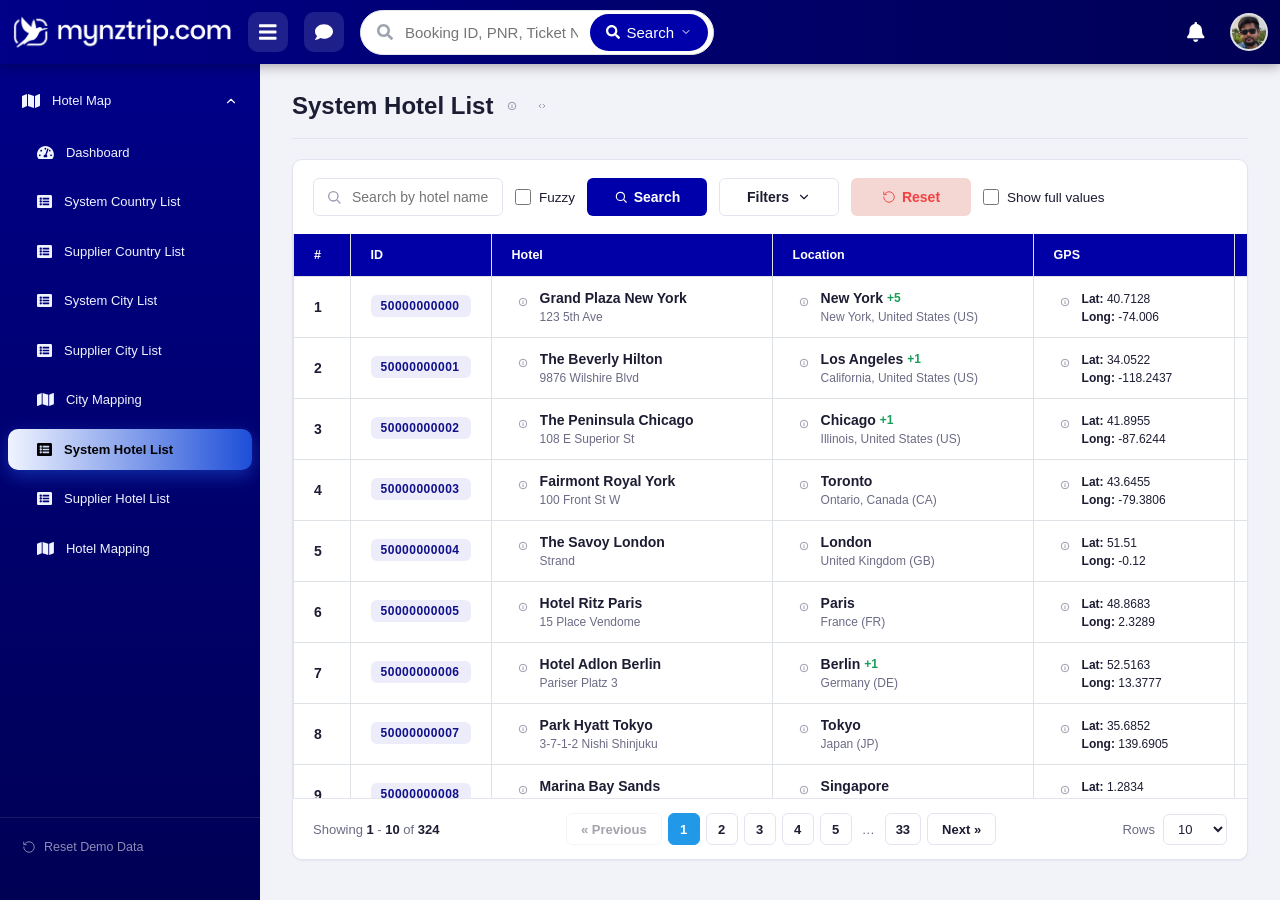
<file: hotel-system.html>
<!doctype html>
<html lang="en">
<head>
<meta charset="UTF-8" />
<meta name="viewport" content="width=device-width, initial-scale=1.0" />
<title>System Hotel List – Hotel Map | mynztrip.com</title>
<link rel="stylesheet" href="css/styles.css" />
</head>
<body>
<div class="app-shell">

  <!-- Top bar -->
  <header class="topbar">
    <div class="topbar-brand">
      <img class="admin-logo" src="assets/logo/mynztrip_logo_white.png" alt="mynztrip.com" width="220" height="34" />
    </div>

    <button class="icon-btn" aria-label="Menu">
      <svg width="17.5" height="20" viewBox="0 0 448 512" fill="currentColor"><path d="M16 132h416c8.837 0 16-7.163 16-16V76c0-8.837-7.163-16-16-16H16C7.163 60 0 67.163 0 76v40c0 8.837 7.163 16 16 16zm0 160h416c8.837 0 16-7.163 16-16v-40c0-8.837-7.163-16-16-16H16c-8.837 0-16 7.163-16 16v40c0 8.837 7.163 16 16 16zm0 160h416c8.837 0 16-7.163 16-16v-40c0-8.837-7.163-16-16-16H16c-8.837 0-16 7.163-16 16v40c0 8.837 7.163 16 16 16z"/></svg>
    </button>

    <button class="icon-btn accent-red" aria-label="Messages">
      <svg width="18" height="18" viewBox="0 0 512 512" fill="#fff"><path d="M256 32C114.6 32 0 125.1 0 240c0 49.6 21.4 95 57 130.7C44.5 421.1 2.7 466 2.2 466.5c-2.2 2.3-2.8 5.7-1.5 8.7S4.8 480 8 480c66.3 0 116-31.8 140.6-51.4 32.7 12.3 69 19.4 107.4 19.4 141.4 0 256-93.1 256-208S397.4 32 256 32z"/></svg>
    </button>

    <div class="topbar-search">
      <svg width="16" height="16" viewBox="0 0 512 512" fill="currentColor"><path d="M505 442.7L405.3 343c-4.5-4.5-10.6-7-17-7H372c27.6-35.3 44-79.7 44-128C416 93.1 322.9 0 208 0S0 93.1 0 208s93.1 208 208 208c48.3 0 92.7-16.4 128-44v16.3c0 6.4 2.5 12.5 7 17l99.7 99.7c9.4 9.4 24.6 9.4 33.9 0l28.3-28.3c9.4-9.4 9.4-24.6.1-34zM208 336c-70.7 0-128-57.2-128-128 0-70.7 57.2-128 128-128 70.7 0 128 57.2 128 128 0 70.7-57.2 128-128 128z"/></svg>
      <input type="text" placeholder="Booking ID, PNR, Ticket No..." />
      <button type="button">
        <svg width="14" height="14" viewBox="0 0 512 512" fill="#fff"><path d="M505 442.7L405.3 343c-4.5-4.5-10.6-7-17-7H372c27.6-35.3 44-79.7 44-128C416 93.1 322.9 0 208 0S0 93.1 0 208s93.1 208 208 208c48.3 0 92.7-16.4 128-44v16.3c0 6.4 2.5 12.5 7 17l99.7 99.7c9.4 9.4 24.6 9.4 33.9 0l28.3-28.3c9.4-9.4 9.4-24.6.1-34zM208 336c-70.7 0-128-57.2-128-128 0-70.7 57.2-128 128-128 70.7 0 128 57.2 128 128 0 70.7-57.2 128-128 128z"/></svg>
        Search
        <svg width="12" height="12" viewBox="0 0 24 24" fill="none"><path d="M6 9l6 6 6-6" stroke="#fff" stroke-width="2" stroke-linecap="round" stroke-linejoin="round"/></svg>
      </button>
    </div>

    <div class="topbar-right">
      <button class="icon-btn" aria-label="Notifications">
        <svg width="17.5" height="20" viewBox="0 0 448 512" fill="#fff"><path d="M224 512c35.32 0 63.97-28.65 63.97-64H160.03c0 35.35 28.65 64 63.97 64zm215.39-149.71c-19.32-20.76-55.47-51.99-55.47-154.29 0-77.7-54.48-139.9-127.94-155.16V32c0-17.67-14.32-32-31.98-32s-31.98 14.33-31.98 32v20.84C118.56 68.1 64.08 130.3 64.08 208c0 102.3-36.15 133.53-55.47 154.29-6 6.45-8.66 14.16-8.61 21.71.11 16.4 12.98 32 32.1 32h383.8c19.12 0 32-15.6 32.1-32 .05-7.55-2.61-15.27-8.61-21.71z"/></svg>
      </button>
      <img class="avatar" src="assets/profile-photo.png" alt="Your account" width="38" height="38" />
    </div>
  </header>

  <div class="app-body">

    <!-- Sidebar -->
    <aside class="sidebar">
      <!-- Hotel Map (mother menu — every page in this project lives under
           it, Dashboard included). Two levels only: this parent and its
           pages. The Country/City/Hotel accordions that used to sit
           between them are gone — they made every page three clicks deep
           and hid the one thing the menu is for, which is seeing what
           exists. -->
      <!-- Menu icons are Font Awesome Free glyphs (CC BY 4.0) — the same ones
           the live portal uses: fa-map for the parent, fa-tachometer-alt for
           Dashboard, fa-list-alt for the lists. Inlined as paths so they match
           exactly without pulling in the Font Awesome runtime. -->
      <nav class="nav-group open">
        <button class="nav-item active">
          <svg width="18" height="16" viewBox="0 0 576 512" fill="currentColor"><path d="M0 117.66v346.32c0 11.32 11.43 19.06 21.94 14.86L160 416V32L20.12 87.95A32.006 32.006 0 0 0 0 117.66zM192 416l192 64V96L192 32v384zM554.06 33.16L416 96v384l139.88-55.95A31.996 31.996 0 0 0 576 394.34V48.02c0-11.32-11.43-19.06-21.94-14.86z"/></svg>
          Hotel Map
          <svg class="chevron" width="14" height="14" viewBox="0 0 24 24" fill="none"><path d="M6 9l6 6 6-6" stroke="currentColor" stroke-width="2" stroke-linecap="round" stroke-linejoin="round"/></svg>
        </button>
        <div class="submenu">
          <a class="submenu-item" href="dashboard.html">
            <svg width="16.875" height="15" viewBox="0 0 576 512" fill="currentColor"><path d="M288 32C128.94 32 0 160.94 0 320c0 52.8 14.25 102.26 39.06 144.8 5.61 9.62 16.3 15.2 27.44 15.2h443c11.14 0 21.83-5.58 27.44-15.2C561.75 422.26 576 372.8 576 320c0-159.06-128.94-288-288-288zm0 64c14.71 0 26.58 10.13 30.32 23.65-1.11 2.26-2.64 4.23-3.45 6.67l-9.22 27.67c-5.13 3.49-10.97 6.01-17.64 6.01-17.67 0-32-14.33-32-32S270.33 96 288 96zM96 384c-17.67 0-32-14.33-32-32s14.33-32 32-32 32 14.33 32 32-14.33 32-32 32zm48-160c-17.67 0-32-14.33-32-32s14.33-32 32-32 32 14.33 32 32-14.33 32-32 32zm246.77-72.41l-61.33 184C343.13 347.33 352 364.54 352 384c0 11.72-3.38 22.55-8.88 32H232.88c-5.5-9.45-8.88-20.28-8.88-32 0-33.94 26.5-61.43 59.9-63.59l61.34-184.01c4.17-12.56 17.73-19.45 30.36-15.17 12.57 4.19 19.35 17.79 15.17 30.36zm14.66 57.2l15.52-46.55c3.47-1.29 7.13-2.23 11.05-2.23 17.67 0 32 14.33 32 32s-14.33 32-32 32c-11.38-.01-20.89-6.28-26.57-15.22zM480 384c-17.67 0-32-14.33-32-32s14.33-32 32-32 32 14.33 32 32-14.33 32-32 32z"/></svg>
            Dashboard
          </a>
          <a class="submenu-item" href="country-system.html">
            <svg width="15" height="15" viewBox="0 0 512 512" fill="currentColor"><path d="M464 480H48c-26.51 0-48-21.49-48-48V80c0-26.51 21.49-48 48-48h416c26.51 0 48 21.49 48 48v352c0 26.51-21.49 48-48 48zM128 120c-22.091 0-40 17.909-40 40s17.909 40 40 40 40-17.909 40-40-17.909-40-40-40zm0 96c-22.091 0-40 17.909-40 40s17.909 40 40 40 40-17.909 40-40-17.909-40-40-40zm0 96c-22.091 0-40 17.909-40 40s17.909 40 40 40 40-17.909 40-40-17.909-40-40-40zm288-136v-32c0-6.627-5.373-12-12-12H204c-6.627 0-12 5.373-12 12v32c0 6.627 5.373 12 12 12h200c6.627 0 12-5.373 12-12zm0 96v-32c0-6.627-5.373-12-12-12H204c-6.627 0-12 5.373-12 12v32c0 6.627 5.373 12 12 12h200c6.627 0 12-5.373 12-12zm0 96v-32c0-6.627-5.373-12-12-12H204c-6.627 0-12 5.373-12 12v32c0 6.627 5.373 12 12 12h200c6.627 0 12-5.373 12-12z"/></svg>
            System Country List
          </a>
          <a class="submenu-item" href="country-supplier.html">
            <svg width="15" height="15" viewBox="0 0 512 512" fill="currentColor"><path d="M464 480H48c-26.51 0-48-21.49-48-48V80c0-26.51 21.49-48 48-48h416c26.51 0 48 21.49 48 48v352c0 26.51-21.49 48-48 48zM128 120c-22.091 0-40 17.909-40 40s17.909 40 40 40 40-17.909 40-40-17.909-40-40-40zm0 96c-22.091 0-40 17.909-40 40s17.909 40 40 40 40-17.909 40-40-17.909-40-40-40zm0 96c-22.091 0-40 17.909-40 40s17.909 40 40 40 40-17.909 40-40-17.909-40-40-40zm288-136v-32c0-6.627-5.373-12-12-12H204c-6.627 0-12 5.373-12 12v32c0 6.627 5.373 12 12 12h200c6.627 0 12-5.373 12-12zm0 96v-32c0-6.627-5.373-12-12-12H204c-6.627 0-12 5.373-12 12v32c0 6.627 5.373 12 12 12h200c6.627 0 12-5.373 12-12zm0 96v-32c0-6.627-5.373-12-12-12H204c-6.627 0-12 5.373-12 12v32c0 6.627 5.373 12 12 12h200c6.627 0 12-5.373 12-12z"/></svg>
            Supplier Country List
          </a>
          <a class="submenu-item" href="city-system.html">
            <svg width="15" height="15" viewBox="0 0 512 512" fill="currentColor"><path d="M464 480H48c-26.51 0-48-21.49-48-48V80c0-26.51 21.49-48 48-48h416c26.51 0 48 21.49 48 48v352c0 26.51-21.49 48-48 48zM128 120c-22.091 0-40 17.909-40 40s17.909 40 40 40 40-17.909 40-40-17.909-40-40-40zm0 96c-22.091 0-40 17.909-40 40s17.909 40 40 40 40-17.909 40-40-17.909-40-40-40zm0 96c-22.091 0-40 17.909-40 40s17.909 40 40 40 40-17.909 40-40-17.909-40-40-40zm288-136v-32c0-6.627-5.373-12-12-12H204c-6.627 0-12 5.373-12 12v32c0 6.627 5.373 12 12 12h200c6.627 0 12-5.373 12-12zm0 96v-32c0-6.627-5.373-12-12-12H204c-6.627 0-12 5.373-12 12v32c0 6.627 5.373 12 12 12h200c6.627 0 12-5.373 12-12zm0 96v-32c0-6.627-5.373-12-12-12H204c-6.627 0-12 5.373-12 12v32c0 6.627 5.373 12 12 12h200c6.627 0 12-5.373 12-12z"/></svg>
            System City List
          </a>
          <a class="submenu-item" href="city-supplier.html">
            <svg width="15" height="15" viewBox="0 0 512 512" fill="currentColor"><path d="M464 480H48c-26.51 0-48-21.49-48-48V80c0-26.51 21.49-48 48-48h416c26.51 0 48 21.49 48 48v352c0 26.51-21.49 48-48 48zM128 120c-22.091 0-40 17.909-40 40s17.909 40 40 40 40-17.909 40-40-17.909-40-40-40zm0 96c-22.091 0-40 17.909-40 40s17.909 40 40 40 40-17.909 40-40-17.909-40-40-40zm0 96c-22.091 0-40 17.909-40 40s17.909 40 40 40 40-17.909 40-40-17.909-40-40-40zm288-136v-32c0-6.627-5.373-12-12-12H204c-6.627 0-12 5.373-12 12v32c0 6.627 5.373 12 12 12h200c6.627 0 12-5.373 12-12zm0 96v-32c0-6.627-5.373-12-12-12H204c-6.627 0-12 5.373-12 12v32c0 6.627 5.373 12 12 12h200c6.627 0 12-5.373 12-12zm0 96v-32c0-6.627-5.373-12-12-12H204c-6.627 0-12 5.373-12 12v32c0 6.627 5.373 12 12 12h200c6.627 0 12-5.373 12-12z"/></svg>
            Supplier City List
          </a>
          <!-- The two mapping screens carry the Map icon used for every
               mapping action in this project, not the list icon: they are
               where relationships are made, not another list to read. -->
          <a class="submenu-item" href="city-mapping.html">
            <svg width="16.875" height="15" viewBox="0 0 576 512" fill="currentColor"><path d="M0 117.66v346.32c0 11.32 11.43 19.06 21.94 14.86L160 416V32L20.12 87.95A32.006 32.006 0 0 0 0 117.66zM192 416l192 64V96L192 32v384zM554.06 33.16L416 96v384l139.88-55.95A31.996 31.996 0 0 0 576 394.34V48.02c0-11.32-11.43-19.06-21.94-14.86z"/></svg>
            City Mapping
          </a>
          <a class="submenu-item active" href="hotel-system.html">
            <svg width="15" height="15" viewBox="0 0 512 512" fill="currentColor"><path d="M464 480H48c-26.51 0-48-21.49-48-48V80c0-26.51 21.49-48 48-48h416c26.51 0 48 21.49 48 48v352c0 26.51-21.49 48-48 48zM128 120c-22.091 0-40 17.909-40 40s17.909 40 40 40 40-17.909 40-40-17.909-40-40-40zm0 96c-22.091 0-40 17.909-40 40s17.909 40 40 40 40-17.909 40-40-17.909-40-40-40zm0 96c-22.091 0-40 17.909-40 40s17.909 40 40 40 40-17.909 40-40-17.909-40-40-40zm288-136v-32c0-6.627-5.373-12-12-12H204c-6.627 0-12 5.373-12 12v32c0 6.627 5.373 12 12 12h200c6.627 0 12-5.373 12-12zm0 96v-32c0-6.627-5.373-12-12-12H204c-6.627 0-12 5.373-12 12v32c0 6.627 5.373 12 12 12h200c6.627 0 12-5.373 12-12zm0 96v-32c0-6.627-5.373-12-12-12H204c-6.627 0-12 5.373-12 12v32c0 6.627 5.373 12 12 12h200c6.627 0 12-5.373 12-12z"/></svg>
            System Hotel List
          </a>
          <a class="submenu-item" href="hotel-supplier.html">
            <svg width="15" height="15" viewBox="0 0 512 512" fill="currentColor"><path d="M464 480H48c-26.51 0-48-21.49-48-48V80c0-26.51 21.49-48 48-48h416c26.51 0 48 21.49 48 48v352c0 26.51-21.49 48-48 48zM128 120c-22.091 0-40 17.909-40 40s17.909 40 40 40 40-17.909 40-40-17.909-40-40-40zm0 96c-22.091 0-40 17.909-40 40s17.909 40 40 40 40-17.909 40-40-17.909-40-40-40zm0 96c-22.091 0-40 17.909-40 40s17.909 40 40 40 40-17.909 40-40-17.909-40-40-40zm288-136v-32c0-6.627-5.373-12-12-12H204c-6.627 0-12 5.373-12 12v32c0 6.627 5.373 12 12 12h200c6.627 0 12-5.373 12-12zm0 96v-32c0-6.627-5.373-12-12-12H204c-6.627 0-12 5.373-12 12v32c0 6.627 5.373 12 12 12h200c6.627 0 12-5.373 12-12zm0 96v-32c0-6.627-5.373-12-12-12H204c-6.627 0-12 5.373-12 12v32c0 6.627 5.373 12 12 12h200c6.627 0 12-5.373 12-12z"/></svg>
            Supplier Hotel List
          </a>
          <a class="submenu-item" href="hotel-mapping.html">
            <svg width="16.875" height="15" viewBox="0 0 576 512" fill="currentColor"><path d="M0 117.66v346.32c0 11.32 11.43 19.06 21.94 14.86L160 416V32L20.12 87.95A32.006 32.006 0 0 0 0 117.66zM192 416l192 64V96L192 32v384zM554.06 33.16L416 96v384l139.88-55.95A31.996 31.996 0 0 0 576 394.34V48.02c0-11.32-11.43-19.06-21.94-14.86z"/></svg>
            Hotel Mapping
          </a>
        </div>
      </nav>

      <div class="sidebar-footer">
        <button class="reset-demo-btn" id="resetDemoDataBtn">
          <svg width="14" height="14" viewBox="0 0 24 24" fill="none"><path d="M3 12a9 9 0 109-9 9 9 0 00-7 3.3" stroke="currentColor" stroke-width="1.6" stroke-linecap="round"/><path d="M3 3.5V8h4.5" stroke="currentColor" stroke-width="1.6" stroke-linecap="round" stroke-linejoin="round"/></svg>
          Reset Demo Data
        </button>
      </div>
    </aside>

    <!-- Main content -->
    <main class="main-content">
      <div class="page-header">
        <div class="page-title-row">
          <h1 class="page-title">System Hotel List</h1>
          <button class="info-icon-btn" data-info-target="#hotelListInfo" data-info-title="System Hotel List" aria-label="About this page">
            <svg width="16" height="16" viewBox="0 0 24 24" fill="none"><circle cx="12" cy="12" r="9" stroke="currentColor" stroke-width="1.6"/><path d="M12 11v5" stroke="currentColor" stroke-width="1.6" stroke-linecap="round"/><circle cx="12" cy="8" r="1" fill="currentColor"/></svg>
          </button>
          <button class="info-icon-btn" data-info-target="#hotelListDevNotes" data-info-title="Developer Notes — System Hotel List" aria-label="Developer notes for this page">
            <svg width="16" height="16" viewBox="0 0 24 24" fill="none"><path d="M9 8l-4 4 4 4M15 8l4 4-4 4" stroke="currentColor" stroke-width="1.6" stroke-linecap="round" stroke-linejoin="round"/></svg>
          </button>
        </div>
      </div>
      <hr class="page-divider" />

      <template id="hotelListInfo">
        <p>This page manages the <strong>master list of hotels</strong> used across the system.</p>
        <ul>
          <li><strong>#</strong> — the row's position in the whole result, not just the page on screen, so row 11 is still 11 on page 2. It renumbers when a search changes what the list holds.</li>
          <li>The list is fetched, so it shows placeholder rows for a moment whenever it is queried — opening the page, <strong>Search</strong>, <strong>Reset</strong>, and changing page or rows per page. Saving an edit, flipping a status or moving a primary city updates the row in place without re-fetching.</li>
          <li><strong>Hotel</strong> — the hotel's name and address. Click the info icon to see both in full.</li>
          <li><strong>Location</strong> — city, state, and country. Click the info icon for the full breakdown, including the country's code. A green <strong>+n</strong> after the city name means the hotel is also mapped to that many <em>other</em> system cities — its secondary cities, added on Hotel Mapping; the city shown is its primary. Click the +n for <strong>Mapped Cities</strong>, which lists all of them — primary first, each tagged Primary or Secondary, with its state, country and ID. Rows with no secondary mapping carry no marker. Each secondary row has a <strong>Make Primary</strong> button: it takes effect straight away, the old primary steps down to secondary, and the hotel's Location everywhere follows the new one. Which cities a hotel belongs to is still changed on Hotel Mapping — this drawer only reorders them.</li>
          <li><strong>GPS</strong> — latitude and longitude. Click the info icon to see the exact coordinates.</li>
          <li><strong>Contact</strong> — email and phone number. Click the info icon to see both in full.</li>
          <li><strong>Edit</strong> — every field is editable except the hotel's <strong>Id</strong> and <strong>Provider Id</strong>, which are fixed once the hotel is created.</li>
          <li><strong>History</strong> — view every change: creation, edits, status changes, cities mapped or unmapped on Hotel Mapping, and every move of the primary city.</li>
          <li><strong>Active/Inactive toggle</strong> — controls whether a hotel is available for booking. Changes immediately, no confirmation needed, and is logged to History.</li>
          <li>Type a name and tick <strong>Fuzzy</strong> to match it loosely (forgiving of typos or skipped letters) instead of requiring an exact substring.</li>
          <li>Nothing you type or pick filters the list right away — click <strong>Search</strong> (or press Enter in a search box) to apply it. Click <strong>Filters</strong> to reveal the rest, in two sections: <strong>System</strong> (Hotel Name, Hotel ID, Country, State, City, Star Rating) and <strong>Other</strong> (Active/Inactive, Mapping ID / Provider ID). City only opens up once a Country is picked. While collapsed, anything you've set shows as a removable chip — click a chip's × to clear just that one filter. <strong>Reset</strong> clears everything and shows the full list immediately, no Search needed.</li>
        </ul>
      </template>

      <template id="hotelListDevNotes">
        <p>The single master hotel list every other hotel-facing page reads from — a supplier's own hotel feed is matched to one of these by Provider ID, never stored as a direct link.</p>
        <ul>
          <li><strong>The list is a query, and looks like one.</strong> Fetching it shows the placeholder table — the header stays put and the body fills with placeholder rows, the same loading state every list screen uses. Only the body is replaced: the columns never change, so redrawing the header would flicker the one part of the table that is genuinely ready. The pagination footer is emptied for the same reason — page numbers describing rows that aren't on screen are a lie — and comes back with the rows. It runs on <strong>the first load, Search, Reset and any page or rows-per-page change</strong>, each a real query in a deployed system. Saving an edit, flipping a status and moving a hotel's primary city all skip it — each changes rows already on screen, not which rows there are.</li>
          <li><strong>#</strong> — the row's position in the whole result set, not within the page, so row 11 reads 11 on page 2. It is a position, not an identity: the Id is what identifies a hotel, and the number changes the moment a search narrows the list.</li>
          <li><strong>Id</strong> — permanent once assigned, never editable.</li>
          <li><strong>Location</strong> — resolved live from the hotel's own linked city record rather than a stored snapshot, so a rename to that city or its country is reflected here immediately without re-saving every hotel. The column names one city, but a hotel belongs to a <em>set</em> of them, so it must also say how many are not being shown: the <strong>+n</strong> counts the hotel's secondary cities — every city the hotel is in other than its primary — and is rendered only when there is at least one, since a "+0" on most rows is noise on a column that already reads as a location. It is a marker on the name, not a second value in the cell: green (these are established mappings, not a warning), small, and sitting against the name rather than at the cell's far edge. The name keeps truncating and the count keeps its width, so a long city name never clips the marker off — the marker being the first thing lost would defeat the point of having one. The count is a <strong>button</strong>, not a label: it says how many there are but can never say which, so it opens a <strong>Mapped Cities</strong> drawer listing every city the hotel belongs to. That list leads with the primary — it is the one this column names and the one the rest of the app resolves the hotel's location from — and tags each row Primary or Secondary with the same pills the System City List's Summary uses, since it is the same distinction about the same pair. The drawer is where the <strong>primary is moved</strong>, and it is the only place that offers it: Hotel Mapping deliberately refuses to unmap a primary precisely because promoting a replacement is a second write to a record that screen is not about, so the decision belongs here, on the hotel's own row, where every candidate is listed and the consequence is one click away. <strong>Make Primary</strong> appears on the secondary rows only — the primary row is already in the state the button asks for, and a disabled one on it would imply a step still to take. It is not a mapping change and must not be logged as one — the hotel belonged to both cities before and after, so nothing is added or removed — and it is not an Edit either, that pill being for a field on the record being retyped. It carries its own operation, <strong>Primary City Change</strong>, on all three entries — the hotel's and both cities' — with the patterns under History below, since that pairing is exactly what a city's Summary reads as Relation Type. Reading a history for "when did this hotel move city" should not mean opening every Edit to find out. It applies immediately rather than queueing behind a Save: the drawer holds one decision about one record, and the row's own state — pill moved, button gone — is the confirmation. <strong>Which</strong> cities the hotel belongs to is still Hotel Mapping's to change; offering that here too would split one operation across two screens.</li>
          <li><strong>City</strong> — picked from the master city list, gated behind Country the same way everywhere else in the project is: State narrows the choices but is never required, City requires a Country first.</li>
          <li><strong>Filters</strong> — nothing in the toolbar re-queries the list on its own; every field only updates the pending state and the live Filters count pill / chip summary (visible once the panel is collapsed). The list itself only re-queries on <strong>Search</strong> (or Enter in a search box) or <strong>Reset</strong>, which re-renders immediately.</li>
          <li><strong>History</strong> — every entry has an <strong>operation name</strong>, a <strong>description</strong> in that operation's fixed pattern, and <strong>who + when</strong>, logged the instant the change happens, newest first.
            <p><strong>On the hotel's own record:</strong></p>
            <ul>
              <li><strong>Create</strong> — the hotel's initial fields, written when the hotel is created; there is no Add Hotel on this screen, so every hotel arrives already carrying it. Description: <em>Name: {name}, City: {city}, State: {state}, Country: {country name} ({code})</em></li>
              <li><strong>Edit</strong> — one entry per save, listing only the fields that actually changed, comma-separated, each as <em>{Field}: {old} -&gt; {new}</em> with "—" for an empty value. The field names are exactly the form's: <em>Name, Address, City, State, Country, Latitude, Longitude, Star Rating, Email, Phone Number</em>. Old City/State/Country are compared against the hotel's <em>resolved</em> location, so re-saving a hotel whose city was renamed elsewhere does not log a change the user never made. Id and Provider Id never appear.</li>
              <li><strong>Status Change</strong> — the Active/Inactive toggle. Description: <em>Status: {Active|Inactive} -&gt; {Active|Inactive}</em></li>
              <li><strong>Primary City Change</strong> — Make Primary in the Mapped Cities drawer. Description: <em>Primary City: {old city name}, {state}, {country code} (ID: {old city's identifier}) -&gt; {new city name}, {state}, {country code} (ID: {new city's identifier})</em>, with "—" in place of the old city when the hotel had none. The two cities log the same operation on their own records in the same action (see the System City List's notes).</li>
            </ul>
            <p><strong>Also on the hotel's own record, written by Hotel Mapping</strong> (in the same action as the matching entry on the city's own record):</p>
            <ul>
              <li><strong>Map</strong> / <strong>Unmap</strong> — the hotel was linked to, or unlinked from, a city. Description: <em>{city name}, {state}, {country code} (ID: {city's identifier})</em></li>
            </ul>
          </li>
        </ul>
      </template>

      <section class="content-card">
        <div class="card-toolbar">
          <div class="toolbar-controls">
            <div class="toolbar-search">
              <svg width="16" height="16" viewBox="0 0 24 24" fill="none"><circle cx="11" cy="11" r="7" stroke="currentColor" stroke-width="2"/><path d="M21 21l-4.35-4.35" stroke="currentColor" stroke-width="2" stroke-linecap="round"/></svg>
              <input type="text" id="hotelSearch" placeholder="Search by hotel name..." />
            </div>
            <label class="toggle-row" for="hotelFuzzyToggle" style="margin-bottom:0;">
              <input type="checkbox" id="hotelFuzzyToggle" />
              Fuzzy
            </label>
            <button class="btn btn-primary" id="hotelSearchBtn">
              <svg width="14" height="14" viewBox="0 0 24 24" fill="none"><circle cx="11" cy="11" r="7" stroke="#fff" stroke-width="2"/><path d="M21 21l-4.35-4.35" stroke="#fff" stroke-width="2" stroke-linecap="round"/></svg>
              Search
            </button>
            <button type="button" class="filters-toggle-btn" id="hotelFiltersToggleBtn" aria-expanded="false" aria-controls="hotelFiltersPanel">
              Filters
              <span class="pill info" id="hotelActiveFilterCount" style="display:none;">0</span>
              <svg class="chevron" width="14" height="14" viewBox="0 0 24 24" fill="none"><path d="M6 9l6 6 6-6" stroke="currentColor" stroke-width="2" stroke-linecap="round" stroke-linejoin="round"/></svg>
            </button>
            <button class="btn btn-danger" id="resetHotelFilterBtn">
              <svg width="14" height="14" viewBox="0 0 24 24" fill="none"><path d="M3 12a9 9 0 109-9 9 9 0 00-7 3.3" stroke="currentColor" stroke-width="1.6" stroke-linecap="round"/><path d="M3 3.5V8h4.5" stroke="currentColor" stroke-width="1.6" stroke-linecap="round" stroke-linejoin="round"/></svg>
              Reset
            </button>
            <label class="toggle-row" for="hotelRevealValuesToggle" style="margin-bottom:0;">
              <input type="checkbox" id="hotelRevealValuesToggle" />
              Show full values
            </label>
          </div>

          <!-- Shown only while the panel below is collapsed and at least one of
               its filters is active, so a collapsed filter set isn't silently
               invisible — see updateFiltersSummary(). -->
          <div class="filters-summary" id="hotelFiltersSummary" style="display:none;"></div>

          <!-- Collapsed by default. -->
          <div class="filters-panel" id="hotelFiltersPanel" style="display:none;">
            <div class="filters-section-label">System</div>
            <div class="filter-field">
              <label for="hotelNameFilter">System Hotel Name</label>
              <div class="toolbar-search">
                <svg width="16" height="16" viewBox="0 0 24 24" fill="none"><circle cx="11" cy="11" r="7" stroke="currentColor" stroke-width="2"/><path d="M21 21l-4.35-4.35" stroke="currentColor" stroke-width="2" stroke-linecap="round"/></svg>
                <input type="text" id="hotelNameFilter" placeholder="Search by hotel name..." />
              </div>
            </div>
            <div class="filter-field">
              <label for="hotelIdSearch">System Hotel ID</label>
              <div class="toolbar-search">
                <svg width="16" height="16" viewBox="0 0 24 24" fill="none"><circle cx="11" cy="11" r="7" stroke="currentColor" stroke-width="2"/><path d="M21 21l-4.35-4.35" stroke="currentColor" stroke-width="2" stroke-linecap="round"/></svg>
                <input type="text" id="hotelIdSearch" placeholder="Search by hotel ID..." />
              </div>
            </div>
            <div class="filter-field">
              <label for="hotelCountryFilter">System Country</label>
              <select class="filter-select" id="hotelCountryFilter">
                <option value="">All Countries</option>
              </select>
            </div>
            <div class="filter-field">
              <label for="hotelStateFilter">System State</label>
              <select class="filter-select" id="hotelStateFilter" disabled>
                <option value="">Select State</option>
              </select>
            </div>
            <div class="filter-field">
              <label for="hotelCityFilter">System City</label>
              <select class="filter-select" id="hotelCityFilter" disabled>
                <option value="">All Cities</option>
              </select>
            </div>
            <div class="filter-field">
              <label for="hotelStarRatingFilter">System Star Rating</label>
              <select class="filter-select" id="hotelStarRatingFilter">
                <option value="">All Ratings</option>
                <option value="5">5 ★</option>
                <option value="4">4 ★</option>
                <option value="3">3 ★</option>
                <option value="2">2 ★</option>
                <option value="1">1 ★</option>
                <option value="0">0 ★</option>
              </select>
            </div>

            <div class="filters-section-label">Other</div>
            <div class="filter-field">
              <label for="hotelStatusFilter">Active / Inactive</label>
              <select class="filter-select" id="hotelStatusFilter">
                <option value="all">All</option>
                <option value="active">Active</option>
                <option value="inactive">Inactive</option>
              </select>
            </div>
            <div class="filter-field">
              <label for="hotelProviderIdSearch">Mapping ID / Provider ID</label>
              <div class="toolbar-search">
                <svg width="16" height="16" viewBox="0 0 24 24" fill="none"><circle cx="11" cy="11" r="7" stroke="currentColor" stroke-width="2"/><path d="M21 21l-4.35-4.35" stroke="currentColor" stroke-width="2" stroke-linecap="round"/></svg>
                <input type="text" id="hotelProviderIdSearch" placeholder="Search by Mapping / Provider ID..." />
              </div>
            </div>
          </div>
        </div>

        <div class="table-wrap">
          <table class="data-table" id="hotelTable">
            <thead>
              <tr>
                <th class="table-num">#</th>
                <th>ID</th>
                <th>Hotel</th>
                <th>Location</th>
                <th>GPS</th>
                <th>Star Rating</th>
                <th>Contact</th>
                <th>Status</th>
                <th>Provider ID</th>
                <th class="table-action">Action</th>
              </tr>
            </thead>
            <tbody>
              <!-- rows injected here -->
            </tbody>
          </table>
        </div>

        <div class="table-footer pagination-bar" id="paginationBar"></div>
      </section>
    </main>
  </div>
</div>

<!-- Edit Hotel Modal — every field is editable except id/provider id. -->
<div class="modal-overlay" id="hotelFormModal">
  <div class="modal">
    <div class="modal-header">
      <h3 id="hotelFormTitle">Edit Hotel</h3>
      <button class="modal-close" data-modal-close aria-label="Close">
        <svg width="16" height="16" viewBox="0 0 24 24" fill="none"><path d="M6 6l12 12M18 6L6 18" stroke="currentColor" stroke-width="2" stroke-linecap="round"/></svg>
      </button>
    </div>
    <div class="modal-body">
      <div class="form-group">
        <label for="hotelFormId">ID</label>
        <input type="text" id="hotelFormId" disabled placeholder="Assigned after save" />
      </div>
      <div class="form-group">
        <label for="hotelFormName">Hotel Name</label>
        <input type="text" id="hotelFormName" placeholder="e.g. Grand Plaza New York" />
      </div>
      <div class="form-group">
        <label for="hotelFormAddress">Address</label>
        <input type="text" id="hotelFormAddress" placeholder="e.g. 123 5th Ave" />
      </div>
      <div class="form-group">
        <label for="hotelFormCountry">Country</label>
        <select id="hotelFormCountry" class="filter-select" style="width:100%; min-width:0;">
          <option value="">Select country</option>
        </select>
      </div>
      <div class="form-group">
        <label for="hotelFormState">State</label>
        <select id="hotelFormState" class="filter-select" style="width:100%; min-width:0;" disabled>
          <option value="">Select country first</option>
        </select>
      </div>
      <div class="form-group">
        <label for="hotelFormCity">City</label>
        <select id="hotelFormCity" class="filter-select" style="width:100%; min-width:0;" disabled>
          <option value="">Select country first</option>
        </select>
      </div>
      <div class="form-group">
        <label for="hotelFormLatitude">Latitude</label>
        <input type="number" step="any" id="hotelFormLatitude" placeholder="e.g. 40.7128" />
      </div>
      <div class="form-group">
        <label for="hotelFormLongitude">Longitude</label>
        <input type="number" step="any" id="hotelFormLongitude" placeholder="e.g. -74.0060" />
      </div>
      <div class="form-group">
        <label for="hotelFormStarRating">Star Rating</label>
        <select id="hotelFormStarRating" class="filter-select" style="width:100%; min-width:0;">
          <option value="0">0</option>
          <option value="1">1</option>
          <option value="2">2</option>
          <option value="3">3</option>
          <option value="4">4</option>
          <option value="5">5</option>
        </select>
      </div>
      <div class="form-group">
        <label for="hotelFormEmail">Email</label>
        <input type="email" id="hotelFormEmail" placeholder="e.g. reservations@hotel.com" />
      </div>
      <div class="form-group">
        <label for="hotelFormPhone">Phone Number</label>
        <input type="text" id="hotelFormPhone" placeholder="e.g. +1 212 555 0101" />
      </div>
      <div class="form-group">
        <label for="hotelFormProviderId">Provider ID</label>
        <input type="text" id="hotelFormProviderId" placeholder="e.g. PRV-1001" />
      </div>
    </div>
    <div class="modal-footer">
      <button class="btn btn-secondary" data-modal-close>Cancel</button>
      <button class="btn btn-primary" id="saveHotelBtn">Save Hotel</button>
    </div>
  </div>
</div>

<!-- Mapped Cities drawer — opened from the +n beside a hotel's city. Lists
     every system city the hotel belongs to, primary first, since the count
     says how many there are but the Location column can only ever name one
     of them. Rows are .merge-list items, the same shape hotel-mapping.html
     lists hotels-and-cities in, and carry the same Primary/Secondary pills
     city-system.html's Summary uses for this exact distinction. -->
<div class="modal-overlay" id="mappedCitiesModal">
  <div class="modal">
    <div class="modal-header">
      <h3>Mapped Cities <span id="mappedCitiesHotelName" style="color:var(--text-muted); font-weight:600;"></span></h3>
      <button class="modal-close" data-modal-close aria-label="Close">
        <svg width="16" height="16" viewBox="0 0 24 24" fill="none"><path d="M6 6l12 12M18 6L6 18" stroke="currentColor" stroke-width="2" stroke-linecap="round"/></svg>
      </button>
    </div>
    <div class="modal-body">
      <p class="hint" id="mappedCitiesHint" style="margin-top:0;"></p>
      <div class="merge-list" id="mappedCitiesList"></div>
    </div>
  </div>
</div>

<!-- Edit History Modal (card design) -->
<div class="modal-overlay" id="historyModal">
  <div class="modal">
    <div class="modal-header">
      <h3>Edit History <span id="historyHotelName" style="color:var(--text-muted); font-weight:600;"></span></h3>
      <button class="modal-close" data-modal-close aria-label="Close">
        <svg width="16" height="16" viewBox="0 0 24 24" fill="none"><path d="M6 6l12 12M18 6L6 18" stroke="currentColor" stroke-width="2" stroke-linecap="round"/></svg>
      </button>
    </div>
    <div class="modal-body">
      <div class="history-list" id="historyList"></div>
    </div>
  </div>
</div>

<script src="js/app.js"></script>
<script src="js/data.js"></script>
<script>
  const countryFilterSelect = document.getElementById("hotelCountryFilter");
  countryFilterSelect.insertAdjacentHTML(
    "beforeend",
    SYSTEM_COUNTRIES.map((c) => `<option value="${c.name}">${systemCountryOptionLabel(c.name)}</option>`).join("")
  );

  const stateFilterSelect = document.getElementById("hotelStateFilter");
  const cityFilterSelect = document.getElementById("hotelCityFilter");
  const starRatingFilterSelect = document.getElementById("hotelStarRatingFilter");
  const statusFilterSelect = document.getElementById("hotelStatusFilter");
  const tbody = document.querySelector("#hotelTable tbody");
  const paginationBar = document.getElementById("paginationBar");
  const hotelSearch = document.getElementById("hotelSearch");
  const hotelNameFilter = document.getElementById("hotelNameFilter");
  const hotelFuzzyToggle = document.getElementById("hotelFuzzyToggle");
  const hotelSearchBtn = document.getElementById("hotelSearchBtn");
  const hotelIdSearch = document.getElementById("hotelIdSearch");
  const hotelProviderIdSearch = document.getElementById("hotelProviderIdSearch");
  const hotelTableEl = document.getElementById("hotelTable");
  const revealValuesToggle = document.getElementById("hotelRevealValuesToggle");

  let state = {
    page: 1,
    pageSize: 10,
    query: "",
    fuzzy: false,
    idQuery: "",
    providerIdQuery: "",
    country: "",
    hotelState: "",
    city: "",
    starRating: "",
    status: "all",
  };

  // Subsequence match: every character of the query must appear in the name
  // in order, not necessarily contiguous (e.g. "grpz" matches "Grand
  // Plaza") — same convention as hotel-mapping.html's own Fuzzy search.
  // Loose on purpose: forgiving of typos/skipped letters, not a ranked
  // match.
  function fuzzyMatches(name, query) {
    let i = 0;
    for (let j = 0; j < name.length && i < query.length; j++) {
      if (name[j] === query[i]) i++;
    }
    return i === query.length;
  }

  function getFiltered() {
    let rows = SYSTEM_HOTELS;
    const q = state.query.trim().toLowerCase();
    if (q) rows = rows.filter((h) => (state.fuzzy ? fuzzyMatches(h.name.toLowerCase(), q) : h.name.toLowerCase().includes(q)));
    const idQ = state.idQuery.trim().toLowerCase();
    if (idQ) rows = rows.filter((h) => getSystemHotelDisplayId(h.id).toLowerCase().includes(idQ));
    const providerIdQ = state.providerIdQuery.trim().toLowerCase();
    if (providerIdQ) rows = rows.filter((h) => (h.providerId || "").toLowerCase().includes(providerIdQ));
    if (state.country) rows = rows.filter((h) => (getSystemCountryName(resolveHotelLocation(h).country.code) || resolveHotelLocation(h).country.name) === state.country);
    if (state.hotelState) rows = rows.filter((h) => resolveHotelLocation(h).state === state.hotelState);
    if (state.city) rows = rows.filter((h) => resolveHotelLocation(h).city === state.city);
    if (state.starRating) rows = rows.filter((h) => String(h.starRating) === state.starRating);
    if (state.status === "active") rows = rows.filter((h) => h.active);
    if (state.status === "inactive") rows = rows.filter((h) => !h.active);
    return rows;
  }

  // City filter is a facet over whichever country/state is currently
  // selected — hotel city is a plain field, not a lookup into a master city
  // list, so its options are just the distinct city values present here.
  // Resolved live via resolveHotelLocation() (js/data.js) rather than the
  // hotel's own stored snapshot, so a rename on city-system.html or
  // country-system.html is reflected here without re-saving every hotel.
  // City is gated behind Country (loaded country-wise) — picking a Country
  // is required before City has anything to show, same reasoning as State
  // being gated on Country already.
  function updateCityFilterOptions() {
    if (!state.country) {
      cityFilterSelect.innerHTML = `<option value="">Select country first</option>`;
      cityFilterSelect.disabled = true;
      state.city = "";
      return;
    }
    let candidates = SYSTEM_HOTELS.filter((h) => (getSystemCountryName(resolveHotelLocation(h).country.code) || resolveHotelLocation(h).country.name) === state.country);
    if (state.hotelState) candidates = candidates.filter((h) => resolveHotelLocation(h).state === state.hotelState);
    const cityStateByName = new Map();
    candidates.forEach((h) => {
      const loc = resolveHotelLocation(h);
      if (!cityStateByName.has(loc.city)) cityStateByName.set(loc.city, loc.state);
    });
    const cities = [...cityStateByName.keys()].sort();
    const current = state.city;
    cityFilterSelect.innerHTML =
      `<option value="">All Cities</option>` +
      cities.map((c) => `<option value="${c}">${cityStateByName.get(c) ? `${c} - ${cityStateByName.get(c)}` : c}</option>`).join("");
    cityFilterSelect.disabled = cities.length === 0;
    if (cities.includes(current)) {
      cityFilterSelect.value = current;
    } else {
      state.city = "";
    }
  }

  // Every trip through the list is a query in a real deployment — the first
  // load, a Search, a Reset, a page or page-size change — so each one shows
  // the skeleton first (see withTableLoading in js/app.js). Saving an edit
  // deliberately does NOT: the row is already on screen and only its own
  // values changed, so replacing the whole table with placeholders would be
  // describing a fetch the user didn't ask for.
  //
  // Only the body is skeletoned. The header is already on screen and its
  // columns never change, so redrawing it would make the one part of the
  // table that is genuinely ready flicker. The pagination footer is emptied
  // for the same reason — page numbers describing rows that aren't on screen
  // are a lie — and comes back with them.
  const tableWrap = document.querySelector("#hotelTable").closest(".table-wrap");
  const HOTEL_COLUMN_COUNT = document.querySelectorAll("#hotelTable thead th").length;

  function render() {
    tableWrap.classList.add("skeleton");
    paginationBar.innerHTML = "";
    withTableLoading(tbody, skeletonRowsHtml(HOTEL_COLUMN_COUNT), () => {
      tableWrap.classList.remove("skeleton");
      renderRows();
    });
  }

  function renderRows() {
    const filtered = getFiltered();
    const totalPages = Math.max(1, Math.ceil(filtered.length / state.pageSize));
    state.page = Math.min(state.page, totalPages);
    const startIdx = (state.page - 1) * state.pageSize;
    const pageItems = filtered.slice(startIdx, startIdx + state.pageSize);

    // Every value column is wrapped in .truncatable (fixed width per
    // column, see styles.css) instead of a plain <td> — guarantees a
    // single line per cell (never wraps to 2 lines) no matter how long
    // the real value is. Short values render fully with no visual change;
    // long ones are simply clipped, fading out toward the trailing edge,
    // once refreshValueOverflowState() (below) measures real overflow —
    // there's no scrolling to see the rest, only the tooltip (title="")
    // or the "Show full values" toggle reveal it, and the toggle never
    // changes the column width. A blank value is never wrapped in
    // .truncatable at all — there's nothing to truncate. Status (a pill)
    // and Action (icon buttons) are the only columns that stay plain —
    // they're fixed, compact elements, not free-text values that can
    // overflow.
    function truncatableCell(value, modifier) {
      if (!value) return `<span style="color:var(--text-muted)">—</span>`;
      return `<div class="truncatable truncatable--${modifier}" title="${value}"><span class="truncatable-text">${value}</span></div>`;
    }

    // Same .code-badge treatment already used for the ID/code column on
    // country-system.html, country-supplier.html, and city-system.html —
    // kept as its own helper (not a truncatableCell variant) since it adds
    // the .code-badge/.truncatable--badge-value classes on top.
    function idBadgeCell(value) {
      return `<div class="code-badge truncatable truncatable--id truncatable--badge-value" title="${value}"><span class="truncatable-text">${value}</span></div>`;
    }

    // A hotel belongs to a set of system cities: the one its own record
    // names (its primary, which is what this column shows) plus any mapped
    // to it on Hotel Mapping. Those extras are the secondary ones — the
    // same tail hotelCityIds() appends (js/data.js) — and "+2" beside the
    // city name is how many of them there are. Rendered only when there is
    // at least one: "+0" on most rows would be noise on a column that
    // already reads as a location. Which cities they are is a click away —
    // see the Mapped Cities drawer below.
    function secondaryCityCountHtml(hotel) {
      const secondary = (hotel.mappedCityIds || []).filter((id) => id !== hotel.systemCityId);
      if (!secondary.length) return "";
      // A button, not a label: it opens the full list of this hotel's
      // cities, the one thing the count itself cannot say. The tooltip
      // names the action rather than repeating the cities, which are now a
      // click away and read better as rows than as a run-on tooltip.
      return `<button type="button" class="location-secondary-count" data-mapped-cities-id="${hotel.id}" title="View all ${secondary.length + 1} cities this hotel is mapped to">+${secondary.length}</button>`;
    }

    tbody.innerHTML = pageItems.length
      ? pageItems
          .map((h, i) => {
            const loc = resolveHotelLocation(h);
            const countryName = getSystemCountryName(loc.country.code) || loc.country.name;
            const locationSubtitlePlain = `${loc.state ? `${loc.state}, ` : ""}${countryName} (${loc.country.code})`;
            return `
      <tr data-row-id="${h.id}">
        <td class="table-num">${startIdx + i + 1}</td>
        <td>${idBadgeCell(getSystemHotelDisplayId(h.id))}</td>
        <td data-col="name">
          <div class="supplier-hotel-cell">
            <button type="button" class="info-icon-btn" data-hotel-name="${h.name}" data-hotel-address="${h.address}" aria-label="View full name & address">
              <svg width="16" height="16" viewBox="0 0 24 24" fill="none"><circle cx="12" cy="12" r="9" stroke="currentColor" stroke-width="1.6"/><path d="M12 11v5" stroke="currentColor" stroke-width="1.6" stroke-linecap="round"/><circle cx="12" cy="8" r="1" fill="currentColor"/></svg>
            </button>
            <div class="supplier-hotel-text">
              <div class="truncatable truncatable--supplierhotel" title="${h.name}">
                <span class="truncatable-text" style="font-weight:600;">${h.name}</span>
              </div>
              <div class="truncatable truncatable--supplierhotel" title="${h.address}" style="margin-top:2px;">
                <span class="truncatable-text" style="font-size:12px; color:var(--text-muted);">${h.address}</span>
              </div>
            </div>
          </div>
        </td>
        <td>
          <div class="location-cell">
            <button type="button" class="info-icon-btn" data-location-city="${loc.city}" data-location-state="${loc.state || "—"}" data-location-country-name="${countryName}" data-location-country-code="${loc.country.code}" aria-label="View full location details">
              <svg width="16" height="16" viewBox="0 0 24 24" fill="none"><circle cx="12" cy="12" r="9" stroke="currentColor" stroke-width="1.6"/><path d="M12 11v5" stroke="currentColor" stroke-width="1.6" stroke-linecap="round"/><circle cx="12" cy="8" r="1" fill="currentColor"/></svg>
            </button>
            <div class="location-text">
              <div class="location-city-line">
                <div class="truncatable truncatable--location" title="${loc.city}">
                  <span class="truncatable-text" style="font-weight:600;">${loc.city}</span>
                </div>
                ${secondaryCityCountHtml(h)}
              </div>
              <div class="truncatable truncatable--location" title="${locationSubtitlePlain}" style="margin-top:2px;">
                <span class="truncatable-text" style="font-size:12px; color:var(--text-muted);">${locationSubtitlePlain}</span>
              </div>
            </div>
          </div>
        </td>
        <td>
          <div class="gps-cell">
            <button type="button" class="info-icon-btn" data-gps-lat="${h.latitude}" data-gps-lng="${h.longitude}" aria-label="View full GPS coordinates">
              <svg width="16" height="16" viewBox="0 0 24 24" fill="none"><circle cx="12" cy="12" r="9" stroke="currentColor" stroke-width="1.6"/><path d="M12 11v5" stroke="currentColor" stroke-width="1.6" stroke-linecap="round"/><circle cx="12" cy="8" r="1" fill="currentColor"/></svg>
            </button>
            <div class="gps-text">
              <div class="truncatable truncatable--gps" title="Lat: ${h.latitude}">
                <span class="truncatable-text" style="font-size:12px;"><strong>Lat:</strong> ${h.latitude}</span>
              </div>
              <div class="truncatable truncatable--gps" title="Long: ${h.longitude}" style="margin-top:2px;">
                <span class="truncatable-text" style="font-size:12px;"><strong>Long:</strong> ${h.longitude}</span>
              </div>
            </div>
          </div>
        </td>
        <td>${truncatableCell("⭐".repeat(h.starRating), "starrating")}</td>
        <td>
          <div class="contact-cell">
            <button type="button" class="info-icon-btn" data-contact-email="${h.email || "—"}" data-contact-phone="${h.phoneNumber || "—"}" aria-label="View full contact details">
              <svg width="16" height="16" viewBox="0 0 24 24" fill="none"><circle cx="12" cy="12" r="9" stroke="currentColor" stroke-width="1.6"/><path d="M12 11v5" stroke="currentColor" stroke-width="1.6" stroke-linecap="round"/><circle cx="12" cy="8" r="1" fill="currentColor"/></svg>
            </button>
            <div class="contact-text">
              <div class="truncatable truncatable--contact" title="${h.email || "—"}">
                ${h.email ? `<span class="truncatable-text" style="font-weight:600;">${h.email}</span>` : '<span style="color:var(--text-muted)">—</span>'}
              </div>
              <div class="truncatable truncatable--contact" title="${h.phoneNumber || "—"}" style="margin-top:2px;">
                ${h.phoneNumber ? `<span class="truncatable-text" style="font-size:12px; color:var(--text-muted);">${h.phoneNumber}</span>` : '<span style="font-size:12px; color:var(--text-muted);">—</span>'}
              </div>
            </div>
          </div>
        </td>
        <td><span class="pill ${h.active ? "success" : "danger"}">${h.active ? "Active" : "Inactive"}</span></td>
        <td>${truncatableCell(h.providerId, "providerid")}</td>
        <td>
          <div class="row-actions">
            <button class="action-btn" data-edit-btn data-row-id="${h.id}" aria-label="Edit ${h.name}">
              <svg width="15" height="15" viewBox="0 0 24 24" fill="none"><path d="M16.5 3.5a2.1 2.1 0 013 3L7 19l-4 1 1-4L16.5 3.5z" stroke="currentColor" stroke-width="1.6" stroke-linejoin="round"/></svg>
            </button>
            <button class="action-btn" data-history-btn data-row-id="${h.id}" aria-label="View edit history for ${h.name}">
              <svg width="15" height="15" viewBox="0 0 24 24" fill="none"><path d="M3 12a9 9 0 109-9 9 9 0 00-7 3.3" stroke="currentColor" stroke-width="1.6" stroke-linecap="round"/><path d="M3 3.5V8h4.5" stroke="currentColor" stroke-width="1.6" stroke-linecap="round" stroke-linejoin="round"/><path d="M12 7.5V12l3.2 2" stroke="currentColor" stroke-width="1.6" stroke-linecap="round" stroke-linejoin="round"/></svg>
            </button>
            <button class="action-btn" data-toggle-active-btn data-row-id="${h.id}" aria-label="${h.active ? "Deactivate" : "Activate"} ${h.name}">
              <svg width="15" height="15" viewBox="0 0 24 24" fill="none"><path d="M12 2v10" stroke="currentColor" stroke-width="1.6" stroke-linecap="round"/><path d="M6 5a8 8 0 106.5-1.5" stroke="currentColor" stroke-width="1.6" stroke-linecap="round"/></svg>
            </button>
          </div>
        </td>
      </tr>`;
          })
          .join("")
      : `<tr><td colspan="10" class="empty-state">No hotels found</td></tr>`;

    renderPagination(paginationBar, {
      total: filtered.length,
      page: state.page,
      pageSize: state.pageSize,
      onChange: ({ page, pageSize }) => {
        state.page = page;
        state.pageSize = pageSize;
        render();
      },
    });

    refreshValueOverflowState();
    updateFiltersSummary();
  }

  // Human-readable label + clear-handler for every pending search/filter
  // value — the Name search (+ Fuzzy) in the always-visible row as well as
  // the collapsible panel's fields — keyed the same way they're read in
  // getFiltered() above. Used to build the live summary chips (which track
  // *pending* selections, not necessarily what the table is currently
  // showing — see runSearchNow()) and to let each chip clear just its own
  // field.
  const hotelFiltersToggleBtn = document.getElementById("hotelFiltersToggleBtn");
  const hotelFiltersPanel = document.getElementById("hotelFiltersPanel");
  const hotelFiltersSummary = document.getElementById("hotelFiltersSummary");
  const hotelActiveFilterCount = document.getElementById("hotelActiveFilterCount");

  function activeFilterEntries() {
    const entries = [];
    if (state.query.trim()) entries.push({ key: "query", label: state.fuzzy ? "System Hotel Name (fuzzy)" : "System Hotel Name", value: state.query.trim() });
    if (state.idQuery.trim()) entries.push({ key: "idQuery", label: "System Hotel ID", value: state.idQuery.trim() });
    if (state.country) entries.push({ key: "country", label: "System Country", value: state.country });
    if (state.hotelState) entries.push({ key: "hotelState", label: "System State", value: state.hotelState });
    if (state.city) entries.push({ key: "city", label: "System City", value: state.city });
    if (state.starRating) entries.push({ key: "starRating", label: "System Star Rating", value: `${state.starRating} ★` });
    if (state.status !== "all") entries.push({ key: "status", label: "Active / Inactive", value: state.status === "active" ? "Active" : "Inactive" });
    if (state.providerIdQuery.trim()) entries.push({ key: "providerIdQuery", label: "Mapping / Provider ID", value: state.providerIdQuery.trim() });
    return entries;
  }

  // Clearing any chip only ever updates `state` + the summary itself, same
  // as typing/selecting does elsewhere on this page — it never touches the
  // table directly, so clearing a chip is consistent with every other
  // pending change (Search/Enter/Reset are still the only things that
  // actually re-query). Select-backed filters reuse that select's own
  // existing change handler (cascading State/City resets,
  // updateCityFilterOptions(), etc.) by resetting its value and dispatching
  // a real "change" event, instead of duplicating that logic here.
  const FILTER_CLEARERS = {
    query: () => {
      state.query = "";
      hotelSearch.value = "";
      hotelNameFilter.value = "";
      updateFiltersSummary();
    },
    idQuery: () => {
      state.idQuery = "";
      hotelIdSearch.value = "";
      updateFiltersSummary();
    },
    providerIdQuery: () => {
      state.providerIdQuery = "";
      hotelProviderIdSearch.value = "";
      updateFiltersSummary();
    },
    country: () => {
      countryFilterSelect.value = "";
      countryFilterSelect.dispatchEvent(new Event("change"));
    },
    hotelState: () => {
      stateFilterSelect.value = "";
      stateFilterSelect.dispatchEvent(new Event("change"));
    },
    city: () => {
      cityFilterSelect.value = "";
      cityFilterSelect.dispatchEvent(new Event("change"));
    },
    starRating: () => {
      starRatingFilterSelect.value = "";
      starRatingFilterSelect.dispatchEvent(new Event("change"));
    },
    status: () => {
      statusFilterSelect.value = "all";
      statusFilterSelect.dispatchEvent(new Event("change"));
    },
  };

  hotelFiltersSummary.addEventListener("click", (e) => {
    const btn = e.target.closest("[data-clear-filter]");
    if (btn) FILTER_CLEARERS[btn.dataset.clearFilter]?.();
  });

  // Called from every field's own change/input handler (so the count pill
  // and, while collapsed, the summary chips update live as soon as you
  // type or pick something) and also once at the end of render() (so a
  // Search/Reset that changed `state` in bulk stays in sync too).
  function updateFiltersSummary() {
    const entries = activeFilterEntries();

    hotelActiveFilterCount.textContent = String(entries.length);
    hotelActiveFilterCount.style.display = entries.length ? "" : "none";

    const isOpen = hotelFiltersPanel.style.display !== "none";
    if (isOpen || !entries.length) {
      hotelFiltersSummary.style.display = "none";
      hotelFiltersSummary.innerHTML = "";
    } else {
      hotelFiltersSummary.style.display = "";
      hotelFiltersSummary.innerHTML = entries
        .map(
          (e) =>
            `<span class="filter-chip">${e.label}: ${e.value}<button type="button" data-clear-filter="${e.key}" aria-label="Clear ${e.label} filter">×</button></span>`
        )
        .join("");
    }
  }

  function setFiltersPanelOpen(open) {
    hotelFiltersPanel.style.display = open ? "grid" : "none";
    hotelFiltersToggleBtn.classList.toggle("open", open);
    hotelFiltersToggleBtn.setAttribute("aria-expanded", String(open));
    updateFiltersSummary();
  }

  hotelFiltersToggleBtn.addEventListener("click", () => {
    setFiltersPanelOpen(hotelFiltersPanel.style.display === "none");
  });

  // Re-measures every .truncatable cell after each render() (search/filter/
  // pagination change) and after the "Show full values" toggle flips —
  // only cells whose content genuinely doesn't fit their fixed width get
  // .is-overflowing (and therefore the fade-out via CSS); a short value
  // that already fits gets no visual treatment at all.
  function refreshValueOverflowState() {
    document.querySelectorAll("#hotelTable .truncatable").forEach((el) => {
      el.classList.toggle("is-overflowing", el.scrollWidth > el.clientWidth + 1);
    });
  }

  revealValuesToggle.addEventListener("change", () => {
    hotelTableEl.classList.toggle("reveal-values", revealValuesToggle.checked);
    refreshValueOverflowState();
  });

  // Nothing here re-filters the table — every field below only updates
  // `state` + the live Filters badge/chip summary (updateFiltersSummary()).
  // The table itself only ever re-queries on runSearchNow() (the Search
  // button or Enter in a search box) or Reset, which both call render()
  // directly. Cascading option population (Country -> State -> City) still
  // happens live here since that's populating the pickers themselves, not
  // filtering the table.
  function runSearchNow() {
    state.page = 1;
    setFiltersPanelOpen(false);
    render();
  }

  hotelSearchBtn.addEventListener("click", runSearchNow);

  function onEnterKey(input, handler) {
    input.addEventListener("keydown", (e) => {
      if (e.key === "Enter") handler();
    });
  }
  onEnterKey(hotelSearch, runSearchNow);
  onEnterKey(hotelNameFilter, runSearchNow);
  onEnterKey(hotelIdSearch, runSearchNow);
  onEnterKey(hotelProviderIdSearch, runSearchNow);

  // Hotel Name in the System section is the same filter (state.query) as
  // the toolbar's own search box — kept in sync both ways, not a second
  // criterion.
  hotelSearch.addEventListener("input", () => {
    state.query = hotelSearch.value;
    hotelNameFilter.value = hotelSearch.value;
    updateFiltersSummary();
  });

  hotelNameFilter.addEventListener("input", () => {
    state.query = hotelNameFilter.value;
    hotelSearch.value = hotelNameFilter.value;
    updateFiltersSummary();
  });

  hotelFuzzyToggle.addEventListener("change", () => {
    state.fuzzy = hotelFuzzyToggle.checked;
    updateFiltersSummary();
  });

  hotelIdSearch.addEventListener("input", () => {
    state.idQuery = hotelIdSearch.value;
    updateFiltersSummary();
  });

  hotelProviderIdSearch.addEventListener("input", () => {
    state.providerIdQuery = hotelProviderIdSearch.value;
    updateFiltersSummary();
  });

  starRatingFilterSelect.addEventListener("change", () => {
    state.starRating = starRatingFilterSelect.value;
    updateFiltersSummary();
  });

  countryFilterSelect.addEventListener("change", () => {
    state.country = countryFilterSelect.value;
    state.hotelState = "";

    const countryMeta = SYSTEM_COUNTRIES.find((c) => c.name === state.country);
    const states = countryMeta ? getStatesForCountryCode(countryMeta.code) : [];

    if (states.length) {
      stateFilterSelect.disabled = false;
      stateFilterSelect.innerHTML =
        `<option value="">All States</option>` + states.map((s) => `<option value="${s}">${s}</option>`).join("");
    } else {
      stateFilterSelect.disabled = true;
      stateFilterSelect.innerHTML = `<option value="">${countryMeta ? "No state required" : "Select State"}</option>`;
    }
    updateCityFilterOptions();
    updateFiltersSummary();
  });

  stateFilterSelect.addEventListener("change", () => {
    state.hotelState = stateFilterSelect.value;
    updateCityFilterOptions();
    updateFiltersSummary();
  });

  cityFilterSelect.addEventListener("change", () => {
    state.city = cityFilterSelect.value;
    updateFiltersSummary();
  });

  statusFilterSelect.addEventListener("change", () => {
    state.status = statusFilterSelect.value;
    updateFiltersSummary();
  });

  // Reset is the one other action (besides Search/Enter) that touches the
  // table immediately — "start over" should show the unfiltered list right
  // away, not just clear the pending fields and leave stale results shown.
  document.getElementById("resetHotelFilterBtn").addEventListener("click", () => {
    hotelSearch.value = "";
    hotelNameFilter.value = "";
    hotelFuzzyToggle.checked = false;
    hotelIdSearch.value = "";
    hotelProviderIdSearch.value = "";
    countryFilterSelect.value = "";
    stateFilterSelect.disabled = true;
    stateFilterSelect.innerHTML = `<option value="">Select State</option>`;
    starRatingFilterSelect.value = "";
    statusFilterSelect.value = "all";
    state = {
      ...state,
      page: 1,
      query: "",
      fuzzy: false,
      idQuery: "",
      providerIdQuery: "",
      country: "",
      hotelState: "",
      city: "",
      starRating: "",
      status: "all",
    };
    updateCityFilterOptions();
    render();
  });

  updateCityFilterOptions();

  // Deep-linked from city-system.html's "View Hotels" row action
  // (?cityId=X) — pre-fill Country/State/City to that system city and run
  // the search immediately, same as if the user had set those 3 filters
  // and pressed Search themselves. Falls back to the normal unfiltered
  // load when there's no (or an unrecognized) cityId param.
  const deepLinkCityId = new URLSearchParams(window.location.search).get("cityId");
  const deepLinkCity = deepLinkCityId !== null ? SYSTEM_CITIES.find((c) => c.id === Number(deepLinkCityId)) : null;

  if (deepLinkCity) {
    const countryName = getSystemCountryName(deepLinkCity.country.code) || deepLinkCity.country.name;
    countryFilterSelect.value = countryName;
    countryFilterSelect.dispatchEvent(new Event("change"));

    if (deepLinkCity.state) {
      stateFilterSelect.value = deepLinkCity.state;
      stateFilterSelect.dispatchEvent(new Event("change"));
    }

    // Only takes effect if this city actually has a hotel assigned to it —
    // the City select's own options are built from hotels' resolved
    // locations (see updateCityFilterOptions() above), not from
    // SYSTEM_CITIES directly, same as every other use of this filter.
    cityFilterSelect.value = deepLinkCity.name;
    cityFilterSelect.dispatchEvent(new Event("change"));

    runSearchNow();
  } else {
    render();
  }

  // ---------- Mapped Cities drawer ----------
  // Read straight from the record via hotelCityIds() (js/data.js), which
  // returns the hotel's own city first and its additional ones after — the
  // primary has to lead, since it is the one the Location column names and
  // the one the rest of the app resolves the hotel's location from. Nothing
  // is cached: the drawer is opened on demand and the list is short.
  function openMappedCitiesModal(hotel) {
    if (!hotel) return;
    document.getElementById("mappedCitiesHotelName").textContent = `— ${hotel.name} (ID: ${getSystemHotelDisplayId(hotel.id)})`;

    const cities = hotelCityIds(hotel)
      .map((id) => SYSTEM_CITIES.find((c) => c.id === id))
      .filter(Boolean);

    const secondaryCount = cities.filter((c) => c.id !== hotel.systemCityId).length;
    document.getElementById("mappedCitiesHint").textContent = secondaryCount
      ? `Primary city plus ${secondaryCount} secondary ${secondaryCount === 1 ? "one" : "ones"}. Any of them can be made primary here; which cities the hotel belongs to is changed on Hotel Mapping.`
      : "Which cities the hotel belongs to is changed on Hotel Mapping.";

    document.getElementById("mappedCitiesList").innerHTML = cities.length
      ? cities
          .map((city) => {
            const primary = city.id === hotel.systemCityId;
            const countryName = getSystemCountryName(city.country.code) || city.country.name;
            const sub = `${city.state ? `${city.state}, ` : ""}${countryName} (${city.country.code}) · ID: ${getSystemCityDisplayId(city.id)}`;
            // Only the secondaries carry the action — the primary row is
            // already in the state the button asks for, and a disabled
            // "Make Primary" on it would say there is a step left to take.
            // Its Primary pill is the whole answer.
            const action = primary
              ? ""
              : `<div class="row-actions">
          <button class="btn btn-secondary btn-compact" data-make-primary-city-id="${city.id}">Make Primary</button>
        </div>`;
            return `
      <div class="merge-list-item">
        <span class="meta">
          <span class="merge-list-name" title="${city.name}">${city.name}<span class="pill ${primary ? "info" : "neutral"} pill-tag">${primary ? "Primary" : "Secondary"}</span></span>
          <span class="sub">${sub}</span>
        </span>${action}
      </div>`;
          })
          .join("")
      : `<div class="empty-state">This hotel is not mapped to any city</div>`;

    // Which hotel the open drawer is about, so the Make Primary buttons
    // don't each have to carry it.
    document.getElementById("mappedCitiesModal").dataset.hotelId = hotel.id;
    openModal(document.getElementById("mappedCitiesModal"));
  }

  // Applied immediately, not queued behind a Save: this drawer holds one
  // decision about one record, and there is nothing else in it for a Save
  // button to commit. The row's own state answers it — the pill moves and
  // the button disappears from the row that is now primary.
  document.getElementById("mappedCitiesList").addEventListener("click", (e) => {
    const btn = e.target.closest("[data-make-primary-city-id]");
    if (!btn) return;
    const hotel = SYSTEM_HOTELS.find((h) => String(h.id) === document.getElementById("mappedCitiesModal").dataset.hotelId);
    const city = SYSTEM_CITIES.find((c) => String(c.id) === btn.dataset.makePrimaryCityId);
    if (!hotel || !city) return;
    if (!setHotelPrimaryCity(hotel, city)) {
      showToast("That city is not mapped to this hotel", "error");
      return;
    }
    showToast(`${city.name} is now the primary city`);
    openMappedCitiesModal(hotel);
    // The Location column names the primary, and the City filter's options
    // are built from hotels' resolved locations — both have just moved.
    updateCityFilterOptions();
    renderRows();
  });

  // ---------- Row actions: Edit / History / Toggle Active ----------

  document.addEventListener("click", (e) => {
    const hotelBtn = e.target.closest("[data-hotel-name]");
    if (hotelBtn) {
      openDetailPopover(hotelBtn, [
        { label: "Name", value: hotelBtn.dataset.hotelName },
        { label: "Address", value: hotelBtn.dataset.hotelAddress },
      ]);
      return;
    }
    const locationBtn = e.target.closest("[data-location-city]");
    if (locationBtn) {
      openDetailPopover(locationBtn, [
        { label: "City", value: locationBtn.dataset.locationCity },
        { label: "State", value: locationBtn.dataset.locationState },
        { label: "Country", value: locationBtn.dataset.locationCountryName },
        { label: "Country Code", value: locationBtn.dataset.locationCountryCode },
      ]);
      return;
    }
    const mappedCitiesBtn = e.target.closest("[data-mapped-cities-id]");
    if (mappedCitiesBtn) {
      openMappedCitiesModal(SYSTEM_HOTELS.find((h) => String(h.id) === mappedCitiesBtn.dataset.mappedCitiesId));
      return;
    }
    const gpsBtn = e.target.closest("[data-gps-lat]");
    if (gpsBtn) {
      openDetailPopover(gpsBtn, [
        { label: "Latitude", value: gpsBtn.dataset.gpsLat },
        { label: "Longitude", value: gpsBtn.dataset.gpsLng },
      ]);
      return;
    }
    const contactBtn = e.target.closest("[data-contact-email]");
    if (contactBtn) {
      openDetailPopover(contactBtn, [
        { label: "Email", value: contactBtn.dataset.contactEmail },
        { label: "Phone", value: contactBtn.dataset.contactPhone },
      ]);
      return;
    }

    const editBtn = e.target.closest("[data-edit-btn]");
    if (editBtn) {
      openHotelForm(SYSTEM_HOTELS.find((h) => String(h.id) === editBtn.dataset.rowId));
      return;
    }

    const historyBtn = e.target.closest("[data-history-btn]");
    if (historyBtn) {
      const record = SYSTEM_HOTELS.find((h) => String(h.id) === historyBtn.dataset.rowId);
      if (!record) return;
      document.getElementById("historyHotelName").textContent = `— ${record.name} (ID: ${getSystemHotelDisplayId(record.id)})`;
      showHistoryList(record.history, "No edit history yet");
      openModal(document.getElementById("historyModal"));
      return;
    }

    const toggleBtn = e.target.closest("[data-toggle-active-btn]");
    if (toggleBtn) {
      const record = SYSTEM_HOTELS.find((h) => String(h.id) === toggleBtn.dataset.rowId);
      if (!record) return;
      const wasActive = record.active;
      record.active = !record.active;
      record.history.push({
        operation: "Status Change",
        status: record.active,
        description: `Status: ${wasActive ? "Active" : "Inactive"} -> ${record.active ? "Active" : "Inactive"}`,
        userName: CURRENT_USER.name,
        userEmail: CURRENT_USER.email,
        timestamp: new Date(),
      });
      saveToStorage("SYSTEM_HOTELS", SYSTEM_HOTELS);
      renderRows();
      showToast(`${record.name} marked ${record.active ? "Active" : "Inactive"}`);
    }
  });

  // ---------- Add / Edit Hotel form ----------

  const hotelFormModal = document.getElementById("hotelFormModal");
  const hotelFormTitle = document.getElementById("hotelFormTitle");
  const hotelFormId = document.getElementById("hotelFormId");
  const hotelFormName = document.getElementById("hotelFormName");
  const hotelFormAddress = document.getElementById("hotelFormAddress");
  const hotelFormCountry = document.getElementById("hotelFormCountry");
  const hotelFormState = document.getElementById("hotelFormState");
  const hotelFormCity = document.getElementById("hotelFormCity");
  const hotelFormLatitude = document.getElementById("hotelFormLatitude");
  const hotelFormLongitude = document.getElementById("hotelFormLongitude");
  const hotelFormStarRating = document.getElementById("hotelFormStarRating");
  const hotelFormEmail = document.getElementById("hotelFormEmail");
  const hotelFormPhone = document.getElementById("hotelFormPhone");
  const hotelFormProviderId = document.getElementById("hotelFormProviderId");

  hotelFormCountry.insertAdjacentHTML(
    "beforeend",
    SYSTEM_COUNTRIES.map((c) => `<option value="${c.name}">${systemCountryOptionLabel(c.name)}</option>`).join("")
  );

  function populateHotelFormStates(countryName, selectedState) {
    const meta = SYSTEM_COUNTRIES.find((c) => c.name === countryName);
    const states = meta ? getStatesForCountryCode(meta.code) : [];
    if (states.length) {
      hotelFormState.disabled = false;
      hotelFormState.innerHTML =
        `<option value="">Select state</option>` + states.map((s) => `<option value="${s}">${s}</option>`).join("");
      if (selectedState) hotelFormState.value = selectedState;
    } else {
      hotelFormState.disabled = true;
      hotelFormState.innerHTML = `<option value="">${meta ? "No state required" : "Select country first"}</option>`;
    }
  }

  // City is picked from SYSTEM_CITIES (the same master list "Pin a System
  // City" in city-mapping.html uses), not free-typed — country gates the
  // list, state (if the country has one) narrows it further but is never
  // required, matching this project's established "state is an optional
  // extra filter, never gates the load" convention. Every system city in the
  // country is eligible — cities carry no type or status that could make one
  // an invalid target.
  function populateHotelFormCities(countryName, stateValue, selectedCityId) {
    if (!countryName) {
      hotelFormCity.disabled = true;
      hotelFormCity.innerHTML = `<option value="">Select country first</option>`;
      return;
    }
    // Matches by code (stable) rather than the passed-in name, so a city
    // whose country.name snapshot predates a rename on country-system.html
    // is still correctly matched against the country's current name.
    const countryMeta = SYSTEM_COUNTRIES.find((c) => c.name === countryName);
    let candidates = countryMeta ? SYSTEM_CITIES.filter((c) => c.country.code === countryMeta.code) : [];
    if (stateValue) candidates = candidates.filter((c) => c.state === stateValue);
    hotelFormCity.disabled = candidates.length === 0;
    hotelFormCity.innerHTML = candidates.length
      ? `<option value="">Select city</option>` + candidates.map((c) => `<option value="${c.id}">${c.name}${c.state ? ` - ${c.state}` : ""}</option>`).join("")
      : `<option value="">No eligible cities here</option>`;
    if (selectedCityId !== null && selectedCityId !== undefined) {
      hotelFormCity.value = String(selectedCityId);
    }
  }

  hotelFormCountry.addEventListener("change", () => {
    populateHotelFormStates(hotelFormCountry.value, "");
    populateHotelFormCities(hotelFormCountry.value, "", null);
  });

  hotelFormState.addEventListener("change", () => {
    populateHotelFormCities(hotelFormCountry.value, hotelFormState.value, null);
  });

  // Edit-only — there's no Add Hotel flow, so this is always called with a
  // real hotel record and every field is pre-filled from it. Provider Id is
  // locked (disabled) here, same "not editable after creation" rule as Id.
  function openHotelForm(record) {
    hotelFormModal.dataset.activeRow = record.id;
    hotelFormTitle.textContent = "Edit Hotel";

    // Resolved live rather than read off the record's own snapshot, so a
    // rename on city-system.html/country-system.html since this hotel was
    // last saved doesn't leave the Country/City selects unable to match any
    // option (a stale name wouldn't be found among the freshly-populated
    // <option>s below).
    const loc = resolveHotelLocation(record);
    const countryName = getSystemCountryName(loc.country.code) || loc.country.name;

    hotelFormId.value = getSystemHotelDisplayId(record.id);
    hotelFormName.value = record.name;
    hotelFormAddress.value = record.address;
    hotelFormLatitude.value = record.latitude;
    hotelFormLongitude.value = record.longitude;
    hotelFormStarRating.value = String(record.starRating);
    hotelFormEmail.value = record.email || "";
    hotelFormPhone.value = record.phoneNumber || "";
    hotelFormProviderId.value = record.providerId || "";
    hotelFormProviderId.disabled = true;
    hotelFormCountry.value = countryName;
    populateHotelFormStates(countryName, loc.state);
    populateHotelFormCities(countryName, loc.state, record.systemCityId);

    openModal(hotelFormModal);
  }

  document.getElementById("saveHotelBtn").addEventListener("click", () => {
    const name = hotelFormName.value.trim();
    const countryName = hotelFormCountry.value;
    const cityRecord = hotelFormCity.value ? SYSTEM_CITIES.find((c) => c.id === Number(hotelFormCity.value)) : null;
    if (!name) {
      showToast("Hotel name is required", "error");
      return;
    }
    if (!countryName) {
      showToast("Please select a country", "error");
      return;
    }
    if (!cityRecord) {
      showToast("Please select a city", "error");
      return;
    }

    const meta = SYSTEM_COUNTRIES.find((c) => c.name === countryName);
    const city = cityRecord.name;
    const newState = cityRecord.state;
    const systemCityId = cityRecord.id;
    const address = hotelFormAddress.value.trim();
    const latitude = hotelFormLatitude.value === "" ? null : Number(hotelFormLatitude.value);
    const longitude = hotelFormLongitude.value === "" ? null : Number(hotelFormLongitude.value);
    const starRating = Number(hotelFormStarRating.value);
    const email = hotelFormEmail.value.trim();
    const phoneNumber = hotelFormPhone.value.trim();

    // Edit only — build an old -> new changelog only for fields that
    // actually changed, matching this project's history-description
    // convention.
    const rowId = hotelFormModal.dataset.activeRow;
    const record = SYSTEM_HOTELS.find((h) => String(h.id) === String(rowId));
    if (!record) return;

    const changes = [];
    function diff(label, oldVal, newVal) {
      if (oldVal !== newVal) changes.push(`${label}: ${oldVal ?? "—"} -> ${newVal ?? "—"}`);
    }
    // Compare against the resolved-live location, not the raw stored
    // snapshot — otherwise re-saving a hotel whose city/country was
    // renamed elsewhere logs a misleading "you changed City/Country"
    // entry for a change the user never made here.
    const oldLoc = resolveHotelLocation(record);
    const oldCountryName = getSystemCountryName(oldLoc.country.code) || oldLoc.country.name;
    diff("Name", record.name, name);
    diff("Address", record.address, address);
    diff("City", oldLoc.city, city);
    diff("State", oldLoc.state, newState);
    diff("Country", oldCountryName, meta.name);
    diff("Latitude", record.latitude, latitude);
    diff("Longitude", record.longitude, longitude);
    diff("Star Rating", record.starRating, starRating);
    diff("Email", record.email || null, email || null);
    diff("Phone Number", record.phoneNumber || null, phoneNumber || null);
    // Id and Provider Id are intentionally excluded here — both are fixed
    // at creation and not editable, so record.providerId is never
    // reassigned below (hotelFormProviderId is disabled while editing,
    // matching hotelFormId).

    record.name = name;
    record.address = address;
    record.city = city;
    record.state = newState;
    record.country = { name: meta.name, code: meta.code };
    record.systemCityId = systemCityId;
    record.latitude = latitude;
    record.longitude = longitude;
    record.starRating = starRating;
    record.email = email;
    record.phoneNumber = phoneNumber;

    if (changes.length) {
      record.history.push({
        operation: "Edit",
        name,
        description: changes.join(", "),
        userName: CURRENT_USER.name,
        userEmail: CURRENT_USER.email,
        timestamp: new Date(),
      });
    }
    showToast("Hotel updated successfully");

    saveToStorage("SYSTEM_HOTELS", SYSTEM_HOTELS);
    updateCityFilterOptions();
    renderRows();
    hotelFormModal.classList.remove("open");
  });
</script>
</body>
</html>
</file>
<file: css/styles.css>
/* ==========================================================================
   mynztrip.com — Admin Portal shared styles
   Shared across all standalone design pages

   Icons: two systems, split the same way the live admin portal splits them.
   The CHROME — sidebar menu items, and the topbar's menu/messages/bell/search
   — uses Font Awesome Free 5.15.4 Solid glyphs (icons CC BY 4.0), inlined as
   raw <svg><path> instead of through the Font Awesome runtime. Everything
   INSIDE a page — toolbar buttons, table row actions, the info popups — uses
   this project's own stroke-drawn 24x24 icons (fill:none, currentColor,
   1.6-1.7 stroke). The live portal renders those same custom icons; do not
   "unify" the two sets, the split is deliberate and matches production.
   ========================================================================== */

:root {
  --navy-dark: #0d0d5c;
  /* Chrome gradient shared by the topbar and sidebar, lifted from the live
     admin app (test-branch--nz-admin.netlify.app). --navy-dark stays as-is
     for tooltips, which are not part of that chrome. */
  --navy-grad-from: #000088;
  --navy-grad-to: #000055;
  /* Menu highlight, also from the live app: one pale-to-blue pill shared by
     hover and the active page, at both menu levels. */
  --menu-hl-from: #f0f4ff;
  --menu-hl-to: #1d4ed8;
  --menu-hl-text: #000;
  --menu-hl-shadow: 0 6px 18px rgba(37, 99, 235, 0.45);
  /* Resting menu type, also from the live app: one flat colour at both
     levels rather than the two opacities this used to fade between. */
  --menu-text: #f0f4ff;
  --page-active: #2199e8;
  /* The live portal's table grid line — Bootstrap's $gray-300. Slightly
     warmer and darker than --border-color, which stays the tint for card
     and control edges. */
  --table-grid: #dee2e6;
  /* Toolbar button fills, taken from the live portal: its primary button is
     the brand navy (its own --nz-color), and Reset is a tinted wash with red
     text rather than a solid red. Hovers are ours — live defines none. */
  --btn-primary-bg: #0000aa;
  --btn-primary-bg-hover: #000088;
  --btn-danger-bg: rgba(243, 210, 207, 0.898);
  --btn-danger-bg-hover: #f3d2cf;
  --btn-danger-text: #f34141;
  --navy: #10108a;
  --navy-light: #1a1aa8;
  --navy-hover: rgba(255, 255, 255, 0.08);
  --accent-red: #e6414d;
  --accent-blue: #2b3ed1;
  --table-head: #0100a6;   /* live portal's thead fill */
  --cyan: #19c3e6;
  --cyan-hover: #0fb0d2;
  --drawer-width: 480px;
  --success: #1a9d5c;
  --warning: #c8790d;
  /* Deep variants used only where the color sits BEHIND white text — the
     status pills. The base --success/--warning/--accent-red are tuned for
     bars, dots and borders, where nothing has to be read out of them; as a
     background for 12px white type they land at 3.4-4.0:1, under the 4.5:1
     AA floor. These are the same hues dropped just far enough to clear it,
     so a pill still matches the bar beside it. */
  --success-deep: #178449;
  --warning-deep: #a8620a;
  --danger-deep: #d63643;
  --bg-page: #f2f2f9;
  --bg-card: #ffffff;
  --bg-panel: #ececfa;
  --text-dark: #1c1c33;
  --text-muted: #6b6b85;
  --text-on-navy: #ffffff;
  --border-color: #e4e4f0;
  --radius-sm: 6px;
  --radius-md: 10px;
  --radius-pill: 999px;
  /* Standard control metrics. Every dropdown, text input and toolbar button
     is sized from these rather than from its own content, so a row of
     controls lines up by construction and one page's toolbar matches the
     next one's. --control-width is .filter-select's own long-standing
     190px min-width, promoted to the project's single control width. */
  --control-width: 190px;
  --control-height: 38px;
  --btn-width: 120px;
  --shadow-sm: 0 1px 2px rgba(16, 16, 90, 0.06);
  --shadow-md: 0 4px 16px rgba(16, 16, 90, 0.08);
}

* {
  box-sizing: border-box;
}

html, body {
  height: 100%;
  overflow: hidden;
  /* Declared on html too, not just body — otherwise the root element keeps
     the UA default (Times New Roman) and anything that escapes body would
     inherit it. */
  font-family: sans-serif;
}

/* One font for the whole project: the generic sans-serif, set above on
   html/body and inherited everywhere. This is what the live admin portal
   actually renders in — its CSS names Poppins but never loads the font, so
   every element there falls through to the generic sans-serif (Arial on
   Windows). Measured across the portal's own pages to confirm. Do not add a
   second family here; form controls need the inherit rule below to follow. */
body {
  margin: 0;
  background: var(--bg-page);
  color: var(--text-dark);
}

a {
  text-decoration: none;
  color: inherit;
}

button {
  font-family: inherit;
  cursor: pointer;
}

/* Browsers do not inherit the page font into form controls — they apply
   their own (Arial in Chrome), which happens to look identical to
   sans-serif on Windows but would diverge on any other platform. The
   second group is the UA's monospace default: <pre>, <code> and friends
   get a fixed-width face from the browser stylesheet, never from ours, so
   they have to be claimed explicitly too. This project is one font
   everywhere — these rules are what actually make that true. */
input,
select,
option,
textarea,
pre,
code,
kbd,
samp {
  font-family: inherit;
}

/* ---------- Layout shell ---------- */

.app-shell {
  display: flex;
  flex-direction: column;
  height: 100vh;
}

/* ---------- Top header ---------- */

.topbar {
  display: flex;
  align-items: center;
  gap: 16px;
  /* Matches the live admin app: the same two stops as the sidebar, run
     horizontally here and vertically there, so the two meet at #000088 in
     the top-left corner. */
  background: linear-gradient(90deg, var(--navy-grad-from), var(--navy-grad-to));
  /* Live's own metrics: a fixed 64px bar padded only horizontally, and the
     drop shadow that separates it from the page beneath. */
  height: 64px;
  padding: 0 12px;
  box-shadow: 0 2px 12px rgba(0, 0, 0, 0.35);
  flex-shrink: 0;
  z-index: 50;
}

/* The wordmark is the live portal's own white PNG, drawn at the same 220x34
   it uses there. It replaced a drawn mark plus the text "mynztrip.com". */
.topbar-brand {
  display: flex;
  align-items: center;
  flex-shrink: 0;
}

.topbar-brand .admin-logo {
  width: 220px;
  height: 34px;
}

.topbar-brand svg {
  flex-shrink: 0;
}

/* Live gives the left-hand controls a translucent chip; the notification
   bell on the right sits bare on the gradient. */
.icon-btn {
  display: flex;
  align-items: center;
  justify-content: center;
  width: 40px;
  height: 40px;
  border-radius: 10px;
  background: rgba(255, 255, 255, 0.12);
  border: none;
  color: #fff;
  flex-shrink: 0;
}

.topbar-right .icon-btn {
  background: transparent;
}

.icon-btn:hover {
  background: var(--navy-hover);
}

/* The messages control reads as a red icon on the shared chip, rather than
   as a solid red button — matching live. */
.icon-btn.accent-red {
  background: rgba(255, 255, 255, 0.12);
  color: #dc3545;
}

.icon-btn.accent-red:hover {
  background: rgba(255, 255, 255, 0.2);
}

/* One white pill holding the magnifier, the field and the button — live's
   .search-box: 45px tall, hairline #e5e7eb edge, 5px of inner padding so the
   button sits inset rather than flush with the rim. */
.topbar-search {
  flex: 1;
  max-width: 354px;
  height: 45px;
  display: flex;
  align-items: center;
  background: #fff;
  border: 1px solid #e5e7eb;
  border-radius: 50px;
  padding: 3px 5px;
}

.topbar-search svg {
  flex-shrink: 0;
}

.topbar-search > svg:first-child {
  color: #9ca3af;
  margin: 0 0 0 11px;
}

.topbar-search input {
  flex: 1;
  min-width: 0;
  height: 35px;
  border: none;
  outline: none;
  background: #fff;
  border-radius: var(--radius-sm);
  padding: 6px 12px;
  font-size: 15px;
  color: var(--text-dark);
}

.topbar-search button {
  display: flex;
  align-items: center;
  gap: 6px;
  height: 37px;
  border: none;
  background: var(--btn-primary-bg);
  color: #fff;
  font-weight: 400;
  font-size: 15px;
  padding: 6px 16px;
  border-radius: 30px;
  white-space: nowrap;
}

.topbar-search button:hover {
  background: var(--btn-primary-bg-hover);
}

.topbar-spacer {
  flex: 1;
}

.topbar-right {
  display: flex;
  align-items: center;
  gap: 14px;
  margin-left: auto;
}

/* object-fit: cover matters here — the photo is 306x301, so without it the
   browser would squash it into the 38px circle rather than crop to fill. */
.avatar {
  width: 38px;
  height: 38px;
  border-radius: 50%;
  border: 2px solid rgba(255, 255, 255, 0.4);
  object-fit: cover;
  background: #ccc;
  flex-shrink: 0;
}

/* ---------- Body: sidebar + content ---------- */

.app-body {
  display: flex;
  flex: 1;
  min-height: 0;
}

.sidebar {
  width: 260px;
  background: linear-gradient(var(--navy-grad-from), var(--navy-grad-to));
  flex-shrink: 0;
  padding: 10px 0 24px;
  overflow-y: auto;
  overflow-x: hidden;
  display: flex;
  flex-direction: column;
  transition: width 0.2s ease, padding 0.2s ease;
}

/* Toggled from the topbar's hamburger "Menu" button (see initSidebarCollapse
   in js/app.js) — collapses the sidebar away entirely rather than to an
   icon-only rail (see that function's comment for why), letting
   .main-content's own flex:1 claim the freed width automatically. */
.app-body.sidebar-collapsed .sidebar {
  width: 0;
  padding-top: 0;
  padding-bottom: 0;
}

.nav-group {
  display: flex;
  flex-direction: column;
}

.nav-item {
  display: flex;
  align-items: center;
  gap: 12px;
  padding: 13px 14px;
  margin: 4px 8px;
  border-radius: 10px;
  color: var(--menu-text);
  font-size: 13px;
  line-height: 1.5;
  font-weight: 400;
  border: none;
  background: none;
  width: auto;
  text-align: left;
}

.nav-item svg {
  flex-shrink: 0;
}

.nav-item .chevron {
  margin-left: auto;
  transition: transform 0.15s ease;
}

/* An expanded parent carries no fill of its own — matching the live app,
   where the open accordion header sits flat on the sidebar. Every page
   marks that parent .active in the markup, so this reclaims it from the
   .nav-item.active rule below; :not(:hover) lets the pill still appear
   under the pointer. The rotated chevron is what marks a section open. */
.nav-group.open > .nav-item.active:not(:hover) {
  background: none;
  color: var(--menu-text);
  box-shadow: none;
}

.nav-item:hover,
.nav-item.active,
.nav-group.open > .nav-item:hover,
.submenu-item:hover,
.submenu-item.active {
  background: linear-gradient(90deg, var(--menu-hl-from), var(--menu-hl-to));
  color: var(--menu-hl-text);
  box-shadow: var(--menu-hl-shadow);
}

.nav-group.open > .nav-item .chevron {
  transform: rotate(180deg);
}

/* No fill of its own: the submenu is a layout container, and its items sit
   directly on the sidebar gradient the way they do in the live portal. The
   0.15 black wash this used to carry dated from the old flat sidebar, where
   it separated the two levels; against the gradient it just read as a dark
   band two-thirds of the way down. */
.submenu {
  display: flex;
  flex-direction: column;
}

.nav-group:not(.open) .submenu {
  display: none;
}

/* One level of pages under the parent — no third level. The icon sits
   indented from the parent's own, and the label lines up past it, so the
   hierarchy reads from the indent rather than from nesting. */
.submenu-item {
  display: flex;
  align-items: center;
  gap: 12px;
  padding: 11px 14px 11px 29px;
  margin: 4px 8px;
  border-radius: 10px;
  font-size: 13px;
  line-height: 1.5;
  font-weight: 500;
  color: var(--menu-text);
}

.submenu-item svg {
  flex-shrink: 0;
}

.submenu-item.active {
  font-weight: 600;
}

.sidebar-footer {
  margin-top: auto;
  padding: 16px 22px;
  border-top: 1px solid rgba(255, 255, 255, 0.1);
}

.reset-demo-btn {
  display: flex;
  align-items: center;
  gap: 8px;
  width: 100%;
  background: none;
  border: none;
  color: rgba(255, 255, 255, 0.55);
  font-size: 12.5px;
  padding: 6px 0;
}

.reset-demo-btn:hover {
  color: #fff;
}

/* ---------- Main content ---------- */

.main-content {
  flex: 1;
  min-width: 0;
  min-height: 0;
  padding: 28px 32px 40px;
  display: flex;
  flex-direction: column;
}

.page-header {
  margin-bottom: 18px;
  flex-shrink: 0;
}

.page-title-row {
  display: flex;
  align-items: center;
  gap: 8px;
}

.page-title {
  font-size: 24px;
  font-weight: 700;
  color: var(--text-dark);
  margin: 0;
}

.info-icon-btn {
  display: inline-flex;
  align-items: center;
  justify-content: center;
  width: 22px;
  height: 22px;
  flex-shrink: 0;
  border: none;
  border-radius: 50%;
  background: none;
  color: var(--text-muted);
}

.info-icon-btn:hover,
.info-icon-btn:focus-visible {
  background: var(--bg-panel);
  color: var(--accent-blue);
}

/* Merged Name+Address cell (hotel-supplier.html's "Supplier Hotel" column):
   icon at the top-left, name/address stacked to its right. A fixed width
   here (not just flex:1/min-width:0 on the text column below) is required —
   table-layout is auto (no explicit width on <td>/table), so without a hard
   pixel ceiling on the cell itself the column just grows to fit whatever
   content is inside instead of clipping it, exactly like every other
   .truncatable--* column relies on its own literal px width, not a
   percentage, for the same reason. */
.supplier-hotel-cell {
  display: flex;
  align-items: flex-start;
  gap: 6px;
  width: 240px;
}

.supplier-hotel-cell .info-icon-btn {
  margin-top: 1px;
}

.supplier-hotel-text {
  flex: 1;
  min-width: 0;
}

/* Merged City+State+Country cell ("Location" column) — identical shape to
   .supplier-hotel-cell above (icon + fixed-width flex row, see that rule's
   comment for why the width has to live here and not on a percentage-based
   child). */
.location-cell {
  display: flex;
  align-items: flex-start;
  gap: 6px;
  width: 220px;
}

.location-cell .info-icon-btn {
  margin-top: 1px;
}

.location-text {
  flex: 1;
  min-width: 0;
}

/* The city name and its secondary-mapping count share one line: the name
   truncates as it always did, the count keeps its width. Without the flex
   row the count would sit inside the truncating box and be the first thing
   clipped off a long city name — which is the opposite of what a marker is
   for. */
.location-city-line {
  display: flex;
  align-items: center;
  gap: 4px;
  min-width: 0;
}

/* Sized to the name, not to the column, so the count sits against the name
   it qualifies instead of drifting to the cell's far edge. It can still
   shrink (min-width:0) when the name is longer than the cell, which is what
   keeps the truncation behaviour the rest of the column has. */
.location-city-line .truncatable--location {
  flex: 0 1 auto;
  width: auto;
  min-width: 0;
}

/* How many further system cities this hotel is mapped to beyond the one
   named beside it (hotel-system.html's Location column). Green because it
   counts established mappings — a fact about the record, not a warning —
   and small and weighted rather than a pill, so it reads as a marker on the
   name rather than a second value in the cell. It is a button (it opens the
   Mapped Cities drawer), stripped back to text: a bordered control here
   would compete with the name it is qualifying, so the underline on hover
   is what says it is clickable. */
.location-secondary-count {
  flex-shrink: 0;
  padding: 0;
  border: none;
  background: none;
  font-family: inherit;
  font-size: 12px;
  font-weight: 700;
  color: var(--success);
  cursor: pointer;
}

.location-secondary-count:hover,
.location-secondary-count:focus-visible {
  text-decoration: underline;
}

/* The Mapped Cities drawer holds one list and nothing else, so it takes the
   drawer's own height rather than .merge-list's default 220px box — that
   cap exists for lists sitting inside a crowded panel, and here it would
   scroll a handful of rows inside an otherwise empty drawer. */
#mappedCitiesList {
  max-height: none;
}

/* GPS cell (hotel-supplier.html's "GPS" column) — same icon + stacked
   two-line shape as .location-cell/.supplier-hotel-cell (Lat on top, Long
   below), just narrower since coordinates are always short. */
.gps-cell {
  display: flex;
  align-items: flex-start;
  gap: 6px;
  width: 160px;
}

.gps-cell .info-icon-btn {
  margin-top: 1px;
}

.gps-text {
  flex: 1;
  min-width: 0;
}

/* Merged Email+Phone cell (hotel-supplier.html's "Contact" column) — same
   icon + stacked two-line shape as .location-cell/.supplier-hotel-cell. */
.contact-cell {
  display: flex;
  align-items: flex-start;
  gap: 6px;
  width: 200px;
}

.contact-cell .info-icon-btn {
  margin-top: 1px;
}

.contact-text {
  flex: 1;
  min-width: 0;
}

.info-popup-body {
  color: var(--text-dark);
  font-size: 14px;
  line-height: 1.6;
}

.info-popup-body p,
.info-popup-body ul,
.info-popup-body ol {
  margin: 0 0 10px;
}

.info-popup-body p:last-child,
.info-popup-body ul:last-child,
.info-popup-body ol:last-child {
  margin-bottom: 0;
}

.info-popup-body ul,
.info-popup-body ol {
  padding-left: 20px;
}

.info-popup-body li {
  margin-bottom: 4px;
}

.info-popup-body strong {
  color: var(--text-dark);
}

.page-divider {
  border: none;
  border-top: 1px solid var(--border-color);
  margin: 0;
  flex-shrink: 0;
}

.content-card {
  background: var(--bg-card);
  border-radius: var(--radius-md);
  box-shadow: var(--shadow-sm);
  border: 1px solid var(--border-color);
  margin-top: 20px;
  overflow: hidden;
  flex: 1;
  min-height: 0;
  display: flex;
  flex-direction: column;
}

.card-toolbar {
  display: flex;
  align-items: center;
  justify-content: space-between;
  padding: 18px 20px;
  gap: 16px;
  flex-wrap: wrap;
  flex-shrink: 0;
}

.card-toolbar h2 {
  font-size: 16px;
  font-weight: 700;
  margin: 0;
  color: var(--text-dark);
}

.toolbar-search {
  display: flex;
  align-items: center;
  gap: 8px;
  background: #fff;
  border: 1px solid var(--border-color);
  border-radius: var(--radius-sm);
  padding: 8px 12px;
  min-width: 240px;
}

.toolbar-search:focus-within {
  border-color: var(--accent-blue);
  box-shadow: 0 0 0 3px rgba(43, 62, 209, 0.12);
}

.toolbar-search:has(input:disabled) {
  background: var(--bg-panel);
  cursor: not-allowed;
}

.toolbar-search svg {
  color: #9a9ab0;
  flex-shrink: 0;
}

.toolbar-search input {
  border: none;
  background: transparent;
  outline: none;
  font-size: 14px;
  width: 100%;
  color: var(--text-dark);
}

.toolbar-controls {
  display: flex;
  align-items: center;
  gap: 12px;
  flex-wrap: wrap;
  /* Fills the toolbar so a .toolbar-push-right child has room to push
     against. Harmless where it's the only child anyway (every list page);
     dashboard's card-toolbars pair an <h2> with no .toolbar-controls. */
  flex: 1;
}

/* Separates an action that isn't part of the filtering group — e.g.
   "+ Add City" — from the search/filter controls, by pushing it to the far
   right of the toolbar instead of trailing them. */
.toolbar-push-right {
  margin-left: auto;
}

/* ---------- Standard control sizing in a card toolbar ----------
   Everything in a toolbar row takes a fixed width from the tokens rather
   than sizing to its own content: a 240px search box next to a 190px select
   next to four buttons each as wide as its own label never lines up, within
   a row or between pages. Buttons share one width instead of one-per-label;
   a label too long for it (rare) is the documented exception and needs its
   own override rather than a return to shrink-wrapping. */
.card-toolbar .toolbar-controls > .toolbar-search {
  width: var(--control-width);
  min-width: 0;
  height: var(--control-height);
  padding-top: 0;
  padding-bottom: 0;
}

.card-toolbar .toolbar-controls > .btn,
.card-toolbar .toolbar-controls > .filters-toggle-btn {
  width: var(--btn-width);
  height: var(--control-height);
  justify-content: center;
  padding-left: 10px;
  padding-right: 10px;
}

.toolbar-search input:disabled {
  cursor: not-allowed;
  color: var(--text-muted);
}

.toolbar-filters {
  display: flex;
  align-items: center;
  gap: 12px;
  flex-wrap: wrap;
}

/* The project's dropdown. Height is pinned here rather than left to the
   padding: 9px top and bottom around a "normal" 14px line box comes out at
   39px, one taller than the 38px text inputs sitting beside it, and every
   place that noticed was fixing it again in its own scoped rule. Pinning
   it once means a dropdown is 38px wherever it appears — toolbar, filter
   panel, drawer form or mapping header. */
.filter-select {
  height: var(--control-height);
  padding: 0 14px;
  border: 1px solid var(--border-color);
  border-radius: var(--radius-sm);
  font-size: 14px;
  color: var(--text-dark);
  background: #fff;
  outline: none;
  min-width: 190px;
}

/* Collapsible "Filters" toggle (e.g. hotel-system.html) — same visual
   weight as .btn-secondary, but with its own rotating chevron (same
   transform:rotate(180deg) convention already used for the sidebar's and
   mapping pages' chevrons) so opening the panel below reads consistently
   with the rest of the project. */
.filters-toggle-btn {
  display: inline-flex;
  align-items: center;
  gap: 8px;
  padding: 9px 16px;
  border-radius: var(--radius-sm);
  border: 1px solid var(--border-color);
  background: #fff;
  color: var(--text-dark);
  font-size: 14px;
  font-weight: 600;
  cursor: pointer;
}

.filters-toggle-btn:hover {
  background: var(--bg-panel);
}

.filters-toggle-btn:disabled {
  opacity: 0.4;
  cursor: not-allowed;
}

.filters-toggle-btn:disabled:hover {
  background: #fff;
}

.filters-toggle-btn .chevron {
  transition: transform 0.15s ease;
}

.filters-toggle-btn.open .chevron {
  transform: rotate(180deg);
}

/* Collapsed-state readout of whatever's currently filtering the table —
   one removable chip per active filter (see updateFiltersSummary() in
   hotel-system.html), only rendered when the panel below is closed and at
   least one filter is active, so a filtered table never looks unfiltered
   just because the controls are tucked away. */

/* ---------- Grouped filter panel ----------
   For a page whose filters cover two different subjects that share field
   names — a supplier city's own Country/State, and the Country/State of the
   system city it is mapped to (city-supplier.html). A flat grid made
   "Country" ambiguous at a glance and left the reader matching every label
   to a side; a caption per group says it once. The panel becomes a column
   of groups, each group keeping the same fixed-width field grid the flat
   version used, so control widths are untouched. */
.filters-panel--grouped {
  flex-direction: column;
  gap: 14px;
}

.filter-group + .filter-group {
  border-top: 1px solid var(--border-color);
  padding-top: 14px;
}

.filter-group-title {
  margin: 0 0 10px;
  font-size: 11px;
  font-weight: 700;
  letter-spacing: 0.04em;
  text-transform: uppercase;
  color: var(--text-muted);
}

.filter-group-fields {
  display: grid;
  grid-template-columns: repeat(auto-fill, var(--control-width));
  gap: 16px;
}

.filters-summary {
  display: flex;
  flex-wrap: wrap;
  gap: 8px;
  /* .card-toolbar (its flex parent) is flex-wrap:wrap, itself designed for
     a single controls row — flex-basis:100% forces this onto its own full-
     width line below .toolbar-controls instead of sitting beside it. */
  flex-basis: 100%;
}

.filter-chip {
  display: inline-flex;
  align-items: center;
  gap: 6px;
  padding: 5px 8px 5px 10px;
  border-radius: 999px;
  background: rgba(43, 62, 209, 0.08);
  color: var(--text-dark);
  font-size: 12px;
  font-weight: 600;
}

.filter-chip button {
  display: inline-flex;
  align-items: center;
  justify-content: center;
  width: 16px;
  height: 16px;
  border-radius: 50%;
  border: none;
  background: rgba(43, 62, 209, 0.15);
  color: var(--accent-blue);
  font-size: 12px;
  line-height: 1;
  cursor: pointer;
}

.filter-chip button:hover {
  background: var(--accent-blue);
  color: #fff;
}

/* The collapsible panel itself: a tinted card (instead of a bare
   border-top) so it reads as a distinct grouped section once expanded,
   laid out as a responsive label+field grid rather than the old loose
   flex-wrap row. */
.filters-panel {
  display: grid;
  /* Fixed 190px columns, not minmax(...,1fr): stretching the last row's
     fields to fill the leftover space is exactly the ragged-width problem
     the control tokens exist to prevent. */
  grid-template-columns: repeat(auto-fill, var(--control-width));
  gap: 16px;
  padding: 16px;
  background: var(--bg-panel);
  border-radius: var(--radius-sm);
  /* Same reasoning as .filters-summary above — forces this onto its own
     full-width line within the flex-wrap .card-toolbar parent. */
  flex-basis: 100%;
}

/* Label style mirrors .preview-section-title's uppercase-caption
   convention (used for the Save-preview modal's bucket titles), reused
   here so a filter field reads as a labeled form field rather than a bare
   dropdown. */
.filter-field label {
  display: block;
  font-size: 11px;
  font-weight: 700;
  text-transform: uppercase;
  letter-spacing: 0.03em;
  color: var(--text-muted);
  margin-bottom: 6px;
}

/* A checkbox filter inside the grid (e.g. "Custom cities only" on
   city-system.html): its own label *is* the control, so it skips the
   uppercase caption above and instead centres itself against the height of
   the labelled fields beside it. */
.filter-field--toggle {
  display: flex;
  align-items: flex-end;
}

.filter-field--toggle .toggle-row {
  height: var(--control-height);
}

.filter-field--toggle label {
  text-transform: none;
  font-size: 13.5px;
  letter-spacing: 0;
  color: var(--text-dark);
  margin-bottom: 0;
}

.filter-field .toolbar-search,
.filter-field .filter-select {
  width: 100%;
  min-width: 0;
}

/* Every .filter-select in this project gets replaced at runtime (app.js)
   with a hidden native <select> + a visible .searchable-select-trigger
   button, both wrapped in a .searchable-select <div> that's
   display:inline-block by default (shrink-wraps to the trigger's own
   content width — see .searchable-select above). The rule above targets
   .filter-select itself, which doesn't reach that wrapper, so without this
   the Country/State/City/Star Rating/Status fields visibly failed to fill
   their grid column while the ID/Provider ID search boxes did — same
   dead-space issue .mapping-pin-fields already works around for the mapping
   screens' own pickers. */
.filter-field .searchable-select {
  display: block;
  width: 100%;
}

/* A search box and a select trigger disagree on height by default: both are
   1px-bordered, but .toolbar-search pads 8px around an ~18px line box (36)
   while .filter-select pads 9px (38). Two paddings written for two controls
   that were never meant to sit side by side. Both are pinned to
   --control-height here so a filter grid mixing them lines up exactly. An
   earlier version of this rule guessed 39px, which left the search boxes
   1px taller than the selects beside them. */
.filter-field .toolbar-search,
.filter-field .searchable-select-trigger {
  height: var(--control-height);
  box-sizing: border-box;
}

.filter-field .toolbar-search {
  padding-top: 0;
  padding-bottom: 0;
}

/* Full-width sub-section heading inside a .filters-panel grid (e.g.
   hotel-supplier.html's Supplier/System split) — grid-column:1/-1 makes it
   span every column and force a new row, same trick used elsewhere in this
   project for a full-width element inside an auto-fill/auto-fit grid. A
   divider line above every section after the first is what visually
   separates the groups; the first section has none so it doesn't float a
   line right under the panel's own top edge. */
.filters-section-label {
  grid-column: 1 / -1;
  font-size: 11px;
  font-weight: 700;
  text-transform: uppercase;
  letter-spacing: 0.05em;
  color: var(--text-muted);
  padding-top: 12px;
  margin-top: 4px;
  border-top: 1px solid var(--border-color);
}

.filters-section-label:first-child {
  padding-top: 0;
  margin-top: 0;
  border-top: none;
}

.filter-select:focus {
  border-color: var(--accent-blue);
  box-shadow: 0 0 0 3px rgba(43, 62, 209, 0.12);
}

.text-not-mapped {
  color: var(--accent-red);
  font-style: italic;
}

.text-mapped {
  color: var(--success);
  font-weight: 700;
}

.empty-state {
  text-align: center;
  color: var(--text-muted);
  padding: 48px 20px;
}

/* ---------- Table ---------- */

.table-wrap {
  overflow: auto;
  flex: 1;
  min-height: 0;
}

table.data-table {
  width: 100%;
  border-collapse: collapse;
  font-size: 14px;
}

.data-table thead th {
  position: sticky;
  top: 0;
  z-index: 2;
  text-align: left;
  background: var(--table-head);
  color: #fff;
  font-weight: 700;
  font-size: 12.5px;
  /* Mixed case, as the live portal renders it — the markup already carries
     the right casing ("Code", "Nationality"), so nothing transforms it. The
     0.4px tracking that used to sit here existed only to open up uppercase
     letterforms; mixed case does not want it. */
  padding: 14px 20px;
  border-bottom: 1px solid var(--table-grid);
  white-space: nowrap;
}

.data-table tbody td {
  padding: 13px 20px;
  border-bottom: 1px solid var(--table-grid);
  color: var(--text-dark);
  vertical-align: middle;
}

/* The live portal rules its tables both ways: rows carry the horizontal
   lines, cells the vertical ones, and border-collapse merges each adjacent
   pair into one 1px line. Declaring the verticals on the cells (rather than
   the rows) is what makes the header divide too. */
.data-table th,
.data-table td {
  border-left: 1px solid var(--table-grid);
  border-right: 1px solid var(--table-grid);
}

.data-table tbody tr:last-child td {
  border-bottom: none;
}

.data-table tbody tr:hover {
  background: #fafaff;
}

/* ---------- Truncatable value cells (hotel-system.html) ----------
   Every value column (ID, Name, Address, City, State, Country, Star
   Rating, Email, Phone Number, Provider ID) is capped to a fixed
   per-column width rather than letting the column — or the row itself —
   grow/wrap to fit its content. This guarantees a single line per cell,
   always: no column ever wraps a value onto a second line, no matter how
   long it is. The column width never changes and the cell never scrolls
   — anything past the fixed width is simply clipped (overflow: hidden),
   with the value fading out toward its trailing edge (a mask-image
   gradient — letters stay perfectly sharp, they just fade from solid to
   transparent over the last ~40px, matching the reference look: NOT a
   Gaussian blur/softened pixels) whenever hotel-system.html's own
   refreshValueOverflowState() measures it as actually overflowing
   (.is-overflowing) — a short value that already fits (most IDs, Star
   Ratings, many cities/states) gets no fade at all. Hovering always shows
   the real value via the wrapper's title="" regardless of fade state.
   #hotelTable.reveal-values (the "Show full values" toggle) removes the
   fade table-wide — column width stays exactly the same either way
   (still single-line, still clipped, just unfaded), so revealing values
   never changes how compact the table is or lets anything wrap. Status
   (a pill) and Action (icon buttons) are the only columns left plain —
   they're fixed, compact elements, not free-text values that can
   overflow. */

/* Clips each listed table's own box so a long row-actions tooltip
   (.action-btn[aria-label]::after — a project-wide CSS-only tooltip,
   content: attr(aria-label), see the shared rule below) can never inflate
   .table-wrap's scrollable width. That tooltip is invisible at rest
   (opacity/visibility), horizontally centered on its button, but still
   occupies real layout space — when the button it centers on sits at (or
   near) the table's right edge and its aria-label text is long enough
   (e.g. "View edit history for {name}", "View cities in {name}"), the
   tooltip's phantom box sticks out past the table's right edge.
   scrollWidth then reflects that invisible overflow, producing a real
   horizontal scrollbar on .table-wrap even though every visible column
   already fits — scrolling all the way right lands on real, visible blank
   space past the actual last column. First found on #hotelTable (long
   hotel names); recurred on #countryTable/#supplierCountryTable/#cityTable
   once their Action (and ID) column was narrowed to fit-content, leaving
   the last button's centered tooltip with less buffer room before it
   pokes past the edge. Scoped per-table (not the shared .data-table class)
   so no other page's table is affected; the tooltip itself still renders
   on hover, just clipped at the table's own (generous) width instead of
   table-wrap's. */
#hotelTable,
#countryTable,
#supplierCountryTable,
#cityTable {
  overflow: hidden;
}

/* Unlike every other table here (which relies on table-layout:auto + a
   width:1% shrink-to-fit hack on its narrow columns, plus literal-px caps on
   inner .truncatable--* elements), this table's Country Name/System Country
   columns need to reliably fill whatever real space is left after the ID/
   Action columns, at any viewport width — a px guess on the inner element
   can't track that (see .truncatable--cell-text's own history below). Explicit
   percentage widths on every <th> (country-supplier.html) plus
   table-layout:fixed make column widths deterministic and responsive
   instead of content-driven, so a percentage on the inner elements now means
   "fill this real column" rather than "let one long value grow it." */
/* min-width on the <th>s themselves has no effect here — table-layout:fixed
   sizes columns purely from each <th>'s own `width`, and Chromium/Firefox
   both ignore a per-cell min-width (or max-width) as a floor once `width`
   is specified, letting a column shrink arbitrarily thin (verified: a
   column keeps shrinking past its stated per-th min-width as the browser
   narrows). A min-width on the *table* itself works instead — it's a
   normal block-level box, so this simply stops the table shrinking below
   it — at which point .table-wrap's own overflow:auto (see that rule)
   takes over with a horizontal scrollbar rather than every column being
   squeezed to a sliver. 950px keeps the Action column's 3 icon buttons
   (32px each + gaps, see .action-btn/.row-actions) comfortably on one
   line at its 16% share, and the Country ID badge legible at its 14%. */
#supplierCountryTable {
  table-layout: fixed;
  min-width: 950px;
}

/* Same table-layout:fixed + percentage-<th> + table-level min-width
   principle as #supplierCountryTable above, applied to country-system.html's
   own Code/Name/Nationality/Action table. Action gets a bigger share here
   (28%, vs. #supplierCountryTable's 16%) since this table's row has 5 icon
   buttons — Edit/Map/History/Summary/View Cities — instead of 3. */
#countryTable {
  table-layout: fixed;
  min-width: 800px;
}

/* Same table-layout:fixed + percentage-<th> + table-level min-width
   principle again, applied to city-system.html's own 6-column table
   (ID/Name/State/Country/Status/Action). Every row now carries the same 6
   Action buttons (Edit/Map/Hotels/History/Summary/Status) — no per-row
   variation since city types were retired — which needs ~262px
   (32px/button + gaps + cell padding). 950px (this page's own real
   available table-wrap width is ~954px, same as country-system.html/
   country-supplier.html's) keeps that fitting inside Action's 29% share
   (~275px) without forcing horizontal scroll on an ordinary-width window —
   a bigger min-width than the real available space would force a
   scrollbar unconditionally, which is exactly what min-width is supposed
   to prevent, not cause. */
#cityTable {
  table-layout: fixed;
  min-width: 950px;
}

/* "Show full values" toggle (matching hotel-system.html's #hotelTable copy)
   for city-system.html — but this table's default state is table-layout:
   fixed (unlike hotel-system.html's own table-layout:auto), specifically so
   columns can't grow/wrap from content. Revealing values fundamentally
   needs the opposite — columns growing to fit whatever's inside — so
   .reveal-values also switches this one table back to table-layout:auto
   for as long as the toggle is on; .table-wrap's own overflow:auto scrolls
   horizontally if that makes the table wider than its container, same
   fallback every other wide table in this project already uses. */
#cityTable.reveal-values {
  table-layout: auto;
}

#cityTable.reveal-values .truncatable {
  mask-image: none !important;
  -webkit-mask-image: none !important;
  width: auto !important;
  max-width: none !important;
  overflow: visible;
}

/* .city-name-cell/.system-country-cell (not .truncatable itself) are what
   actually constrain the Name/Country cells' flex children — relaxing just
   the .truncatable rule above isn't enough to let these two cells grow in
   reveal mode, since flex items still shrink to fit a flex container whose
   own width is unset otherwise. Same reasoning as #hotelTable.reveal-values
   .supplier-hotel-cell's own copy of this rule. */
#cityTable.reveal-values .city-name-cell,
#cityTable.reveal-values .system-country-cell {
  width: auto !important;
}

.truncatable {
  position: relative;
  overflow: hidden;
  white-space: nowrap;
}

.truncatable-text {
  display: inline-block;
  white-space: nowrap;
}

/* Masking .truncatable itself (the fixed-width, clipped viewport), not
   .truncatable-text (which is as wide as the full unclipped value) —
   mask-image percentages are relative to the masked element's own box, so
   this keeps the fade anchored to the visible right edge of the column no
   matter how long the real value is. */
.truncatable.is-overflowing {
  mask-image: linear-gradient(to right, #000 0%, #000 calc(100% - 40px), transparent 100%);
  -webkit-mask-image: linear-gradient(to right, #000 0%, #000 calc(100% - 40px), transparent 100%);
}

/* Reveals the true full value: lifts the fixed width so the cell grows to
   fit its content instead of clipping it (white-space stays nowrap, so
   this still never wraps to a second line — it just makes that one
   column wider, and the outer .table-wrap scrolls horizontally if the
   now-wider table exceeds the viewport, same fallback as any other wide
   table in this project). Without this, toggling on would just remove
   the fade and hard-clip the value instead of actually revealing it. */
#hotelTable.reveal-values .truncatable {
  mask-image: none !important;
  -webkit-mask-image: none !important;
  width: auto !important;
  overflow: visible;
}

/* .supplier-hotel-cell/.location-cell/.gps-cell/.contact-cell (not
   .truncatable itself) are what actually pin the merged Hotel/Location/GPS/
   Contact columns to a fixed width (see their own rules above) — relaxing
   just the .truncatable children above isn't enough to let these columns
   grow in reveal mode, since they're still boxed in by this fixed-width
   flex parent. Same reasoning as #supplierHotelTable's own copy of this
   rule below. */
#hotelTable.reveal-values .supplier-hotel-cell,
#hotelTable.reveal-values .location-cell,
#hotelTable.reveal-values .gps-cell,
#hotelTable.reveal-values .contact-cell {
  width: auto !important;
}

.truncatable--id {
  width: 100px;
}

/* Generic "fill this fixed-layout column" single-line value — shared by
   country-supplier.html's Country Name column, country-system.html's Name
   column, and city-system.html's Name/State columns. Unlike every other
   .truncatable--* column, this one IS a percentage (100%) rather than a
   literal px — safe here specifically because each of those tables
   (#supplierCountryTable, #countryTable, #cityTable) is table-layout:fixed
   with explicit percentage <th> widths (see those rules), so this column's
   real width is already deterministic and responsive; 100% just means
   "fill it," instead of asking auto-layout to size the column from content
   (which is what forced every fixed-px guess here — 170px, then 300px — to
   either fade well short of the column's real edge or, unclamped, let one
   long value grow the whole table). */
.truncatable--cell-text {
  width: 100%;
}

.truncatable--address {
  width: 200px;
}

/* No fixed px width — sits inside .supplier-hotel-cell's flex text column,
   which is what actually constrains its width (see .supplier-hotel-cell
   below), rather than a column of its own. */
.truncatable--supplierhotel {
  width: 100%;
}

.truncatable--city {
  width: 100px;
}

.truncatable--state {
  width: 110px;
}

/* No fixed px width — sits inside .location-cell's flex text column now
   that it has its own info icon (same reasoning as .truncatable--supplierhotel
   above), rather than a column of its own. */
.truncatable--location {
  width: 100%;
}

/* No fixed px width — sits inside .gps-cell's flex row, same reasoning as
   .truncatable--location/--supplierhotel above. */
.truncatable--gps {
  width: 100%;
}

/* No fixed px width — sits inside .contact-cell's flex text column, same
   reasoning as .truncatable--location/--supplierhotel above. */
.truncatable--contact {
  width: 100%;
}

/* Sits beside a preceding code-badge (a country's code) inside
   .system-country-cell's flex row, same icon(badge)+flex-text shape as
   .supplier-hotel-text/.location-text below — flex:1 fills whatever's left
   next to the badge (the column itself is already capped by its table's own
   table-layout:fixed), min-width:0 is required for a flex item to actually
   shrink below its content's natural width instead of overflowing the row
   before overflow:hidden/the fade can kick in. Shared by
   country-supplier.html's System Country column and city-system.html's
   Country column. */
.truncatable--country {
  flex: 1;
  min-width: 0;
}

/* Icon(badge)+flex-text row shared by country-supplier.html's System
   Country column and city-system.html's Country column — badge stays its
   own natural size, .truncatable--country (above) fills the rest and fades
   at this row's real right edge. */
.system-country-cell {
  display: flex;
  align-items: center;
  gap: 6px;
  width: 100%;
}

/* Flex row for city-system.html's Name column: the fading name
   (.truncatable--cell-text, given flex:1/min-width:0 in this context, same
   mechanism as .truncatable--country above) sits in its own flex track, so
   any fixed-size sibling added beside it later stays outside the fading box
   (never itself clipped) rather than wrapping onto its own line — a
   block-level 100%-width .truncatable--cell-text alone would push it
   below instead of beside. */
.city-name-cell {
  display: flex;
  align-items: center;
  gap: 6px;
  width: 100%;
}

.city-name-cell .truncatable--cell-text {
  flex: 1;
  min-width: 0;
}

/* Shared by any .code-badge-wrapped value column in a table-layout:fixed
   table (country-supplier.html's Country ID, country-system.html's Code,
   city-system.html's ID):
   stays wrapped in .code-badge's snug pill shape for the overwhelmingly
   common short value (e.g. "AG-US-001", "US") — max-width (not width) only
   kicks in the cap, and therefore the fade, for a rare abnormally long
   value (see the stress-test agoda row), instead of forcing every badge to
   the same wide box. Capped at 100% of the <td> (not a literal px) because
   these badge columns are only a small percentage share of their table's
   fixed width — a static px cap can end up wider than that real column on
   a narrow browser window, letting the badge spill out of its cell and
   visually overlap the next column, which 100% (always ≤ the real column,
   at any width) can't do. */
.truncatable--badge-value {
  max-width: 100%;
  display: inline-block;
}

.truncatable--starrating {
  width: 110px;
}

.truncatable--email {
  width: 190px;
}

.truncatable--phone {
  width: 140px;
}

.truncatable--providerid {
  width: 120px;
}

.truncatable--updatedate {
  width: 150px;
}

/* Same fixed-width/fade-on-overflow + "Show full values" reveal mechanism as
   #hotelTable above, scoped to this page's own table id. */
#supplierHotelTable {
  overflow: hidden;
}

#supplierHotelTable.reveal-values .truncatable {
  mask-image: none !important;
  -webkit-mask-image: none !important;
  width: auto !important;
  overflow: visible;
}

/* .supplier-hotel-cell (not .truncatable itself) is what actually pins the
   merged Name+Address column to a fixed width (see its own rule above) —
   relaxing just the .truncatable children above isn't enough to let this
   one column grow in reveal mode, since they're still boxed in by this
   fixed-width flex parent. */
#supplierHotelTable.reveal-values .supplier-hotel-cell {
  width: auto !important;
}

/* Same reasoning as .supplier-hotel-cell above, now that Location has its
   own icon + fixed-width flex wrapper too. */
#supplierHotelTable.reveal-values .location-cell {
  width: auto !important;
}

#supplierHotelTable.reveal-values .gps-cell {
  width: auto !important;
}

#supplierHotelTable.reveal-values .contact-cell {
  width: auto !important;
}

.code-badge {
  display: inline-block;
  background: var(--bg-panel);
  color: var(--navy);
  font-weight: 700;
  font-size: 12px;
  letter-spacing: 0.5px;
  padding: 4px 10px;
  border-radius: var(--radius-sm);
}

.action-btn {
  display: inline-flex;
  align-items: center;
  justify-content: center;
  width: 32px;
  height: 32px;
  /* No `overflow: hidden` here, deliberately. It used to be, to stop the
     button reporting a scroll width far wider than itself and putting a
     phantom horizontal scrollbar on any bounded list containing one (the
     mapping screens' New Selection boxes). But the thing making it wide was
     this button's OWN tooltip — .action-btn[aria-label]::after, which used
     to be generated at all times and merely hidden with opacity/visibility,
     so it occupied real layout space while invisible. Clipping the button
     hid the symptom and took the tooltip with it: a bubble positioned above
     a 32px box cannot escape that box, so no row-action button anywhere in
     the project showed a tooltip on hover. The tooltip is now generated
     only on hover/focus (`content: none` at rest — see the Tooltips section
     at the end of this file), so nothing invisible occupies space and this
     button needs no clipping. */
  border-radius: var(--radius-sm);
  border: 1px solid var(--border-color);
  background: #fff;
  /* The live portal's row-action glyphs sit at --accent-blue, a step
     lighter than the navy this used to use. */
  color: var(--accent-blue);
}

.action-btn:hover {
  background: var(--accent-blue);
  border-color: var(--accent-blue);
  color: #fff;
}

/* e.g. add-city.html's History button pre-save — kept visible (not
   display:none) so surrounding layout stays put between create and edit
   mode, just non-interactive and visually muted until there's something to
   show. Overrides the hover rule above so a disabled button never flashes
   the "clickable" blue treatment. */
.action-btn:disabled {
  opacity: 0.4;
  cursor: not-allowed;
}

.action-btn:disabled:hover {
  background: #fff;
  border-color: var(--border-color);
  color: var(--navy);
}

.table-footer {
  display: flex;
  align-items: center;
  justify-content: space-between;
  padding: 14px 20px;
  font-size: 13px;
  color: var(--text-muted);
  border-top: 1px solid var(--border-color);
  flex-shrink: 0;
  background: var(--bg-card);
}

.btn-download {
  display: inline-flex;
  align-items: center;
  justify-content: center;
  padding: 7px 18px;
  border-radius: var(--radius-sm);
  border: none;
  background: var(--cyan);
  color: #fff;
  font-weight: 700;
  font-size: 13px;
}

.btn-download:hover {
  background: var(--cyan-hover);
}

/* ---------- Pagination ---------- */

.pagination-bar {
  display: flex;
  align-items: center;
  justify-content: space-between;
  gap: 16px;
  flex-wrap: wrap;
}

.pagination-info {
  color: var(--text-muted);
  white-space: nowrap;
}

.pagination-info strong {
  color: var(--text-dark);
}

.pagination-controls {
  display: flex;
  align-items: center;
  gap: 6px;
  flex-wrap: wrap;
}

.page-btn {
  min-width: 32px;
  height: 32px;
  padding: 0 10px;
  border-radius: var(--radius-sm);
  border: 1px solid var(--border-color);
  background: #fff;
  color: var(--text-dark);
  font-size: 13px;
  font-weight: 600;
}

.page-btn:hover:not(:disabled):not(.active) {
  background: var(--bg-panel);
}

.page-btn.nav {
  font-weight: 600;
  color: var(--text-dark);
  padding: 0 14px;
}

/* Dashboard supplier-card pagination only (see js in dashboard.html) — lets
   the Next button be nudged out from under the cursor via transform without
   shifting the layout of the buttons around it. */
.page-btn.dodge-btn {
  position: relative;
  z-index: 3;
  transition: transform 0.15s cubic-bezier(0.34, 1.56, 0.64, 1), border-color 0.2s, box-shadow 0.2s;
}

/* Mood tiers on the button itself — where it is in the chase. Color, shadow
   and FILTER only, never `transform`, since that property is already owned
   by the dodge positioning above and the two would fight for control if both
   tried to animate it. The wobble below is the one exception, and it is
   applied to an inner wrapper (.dodge-face) for exactly that reason. */
.page-btn.dodge-btn.heat-annoyed {
  border-color: #f3722c;
}
.page-btn.dodge-btn.heat-angry {
  border-color: #f94144;
  box-shadow: 0 0 0 2px rgba(249, 65, 68, 0.15);
}
/* Winded: it has been running too long and the button starts sagging. */
.page-btn.dodge-btn.heat-tired {
  border-color: #f9c74f;
  box-shadow: 0 0 0 2px rgba(249, 199, 79, 0.2);
  opacity: 0.9;
}
/* Given up / retired — calm, warm, and catchable. */
.page-btn.dodge-btn.heat-saint {
  border-color: #90be6d;
  box-shadow: 0 0 0 2px rgba(144, 190, 109, 0.25);
}

/* The label is wrapped so wobble/panting can animate a transform of their
   own without touching the button's, which the dodge positioning owns. */
.dodge-face {
  display: inline-block;
}

.page-btn.dodge-btn.heat-tired .dodge-face {
  animation: dodge-pant 0.5s ease-in-out infinite;
}

.page-btn.dodge-btn.heat-saint .dodge-face {
  animation: dodge-sigh 2.4s ease-in-out infinite;
}

@keyframes dodge-pant {
  0%, 100% { transform: translateY(0) scaleY(1); }
  50% { transform: translateY(1px) scaleY(0.94); }
}

@keyframes dodge-sigh {
  0%, 100% { transform: translateY(0); }
  50% { transform: translateY(-1.5px); }
}

/* Dust kicked up where the button was standing a moment ago, so a jump reads
   as "it ran off that spot" rather than "the layout glitched". Appended to
   <body> for the same reason the confetti is — see below. */
.dodge-puff {
  position: fixed;
  width: 10px;
  height: 10px;
  border-radius: 50%;
  background: rgba(120, 120, 160, 0.35);
  pointer-events: none;
  z-index: 9998;
  animation: dodge-puff-out 0.45s ease-out forwards;
}

@keyframes dodge-puff-out {
  from { transform: translate(-50%, -50%) scale(0.5); opacity: 0.7; }
  to { transform: translate(-50%, -50%) scale(2.6); opacity: 0; }
}

/* Taunt bubble anchored above the runaway Next button — a child of the
   button itself, so it automatically travels with it via normal DOM
   nesting whenever the button's own transform repositions it. */
.dodge-taunt {
  position: absolute;
  left: 50%;
  bottom: 100%;
  margin-bottom: 6px;
  transform: translate(-50%, 4px);
  background: var(--text-dark);
  color: #fff;
  padding: 3px 9px;
  border-radius: 999px;
  font-size: 11px;
  font-weight: 600;
  white-space: nowrap;
  opacity: 0;
  pointer-events: none;
  transition: opacity 0.25s ease, transform 0.25s ease;
  z-index: 5;
}
.dodge-taunt.show {
  opacity: 1;
  transform: translate(-50%, 0);
}

/* The one-off gotcha line after the fake surrender — bigger, red, and given
   a pop so it lands differently from the ordinary running taunts. */
.dodge-taunt.big {
  background: var(--accent-red);
  font-size: 13px;
  padding: 4px 12px;
}

.dodge-taunt.big.show {
  animation: dodge-taunt-pop 0.35s cubic-bezier(0.34, 1.56, 0.64, 1);
}

@keyframes dodge-taunt-pop {
  from { transform: translate(-50%, 0) scale(0.6); }
  to { transform: translate(-50%, 0) scale(1); }
}

/* Confetti burst for catching the runaway button mid-chase. Appended to
   <body> (not the button) so .content-card's overflow:hidden can't clip it. */
.dodge-confetti {
  position: fixed;
  width: 6px;
  height: 6px;
  border-radius: 1px;
  pointer-events: none;
  z-index: 9999;
  animation: dodge-confetti-fly 0.65s ease-out forwards;
}
@keyframes dodge-confetti-fly {
  to {
    transform: translate(var(--dx), var(--dy)) rotate(200deg);
    opacity: 0;
  }
}

.page-btn:disabled {
  opacity: 0.4;
  cursor: not-allowed;
}

/* The current page is the live portal's sky blue, not the indigo used for
   primary actions — it reads as a position marker rather than a button you
   are meant to press. */
.page-btn.active {
  background: var(--page-active);
  border-color: var(--page-active);
  color: #fff;
}

.page-ellipsis {
  padding: 0 4px;
  color: var(--text-muted);
}

.page-size {
  display: flex;
  align-items: center;
  gap: 8px;
  font-size: 13px;
  color: var(--text-muted);
  white-space: nowrap;
}

.page-size-select {
  padding: 6px 10px;
  border-radius: var(--radius-sm);
  border: 1px solid var(--border-color);
  font-size: 13px;
  color: var(--text-dark);
  background: #fff;
  outline: none;
}

/* ---------- Modal ---------- */

/* Slide-in-from-right drawer */

.modal-overlay {
  position: fixed;
  inset: 0;
  background: rgba(13, 13, 40, 0.25);
  display: flex;
  align-items: stretch;
  justify-content: flex-end;
  z-index: 100;
  opacity: 0;
  visibility: hidden;
  pointer-events: none;
  transition: opacity 0.25s ease, visibility 0.25s ease;
}

.modal-overlay.open {
  opacity: 1;
  visibility: visible;
  pointer-events: auto;
}

/* Fixed width for every drawer in the project — do not vary per content type */
.modal {
  background: #fff;
  width: 100%;
  max-width: var(--drawer-width);
  height: 100%;
  box-shadow: -8px 0 28px rgba(16, 16, 90, 0.18);
  display: flex;
  flex-direction: column;
  min-height: 0;
  transform: translateX(100%);
  transition: transform 0.3s ease;
}

.modal-overlay.open .modal {
  transform: translateX(0);
}

/* ---------- Centered popup — deliberate exception to the drawer convention.
   Used for confirm dialogs and save previews. ---------- */

.modal-overlay.popup-overlay {
  align-items: center;
  justify-content: center;
}

.popup-box {
  background: #fff;
  width: 100%;
  max-width: 400px;
  margin: 0 20px;
  border-radius: var(--radius-md);
  box-shadow: var(--shadow-md);
  display: flex;
  flex-direction: column;
  max-height: 90vh;
  transform: scale(0.94);
  opacity: 0;
  transition: transform 0.2s ease, opacity 0.2s ease;
}

.modal-overlay.popup-overlay.open .popup-box {
  transform: scale(1);
  opacity: 1;
}

.modal-header {
  display: flex;
  align-items: center;
  justify-content: space-between;
  padding: 22px 26px;
  border-bottom: 1px solid var(--border-color);
  flex-shrink: 0;
}

.modal-header h3 {
  margin: 0;
  font-size: 20px;
  font-weight: 700;
}

.modal-close {
  background: none;
  border: none;
  color: var(--text-muted);
  width: 32px;
  height: 32px;
  display: flex;
  align-items: center;
  justify-content: center;
  border-radius: var(--radius-sm);
  flex-shrink: 0;
}

.modal-close:hover {
  background: var(--bg-panel);
}

.modal-body {
  padding: 22px 26px;
  flex: 1;
  min-height: 0;
  overflow-y: auto;
}

/* ---------- History (card design, not a table) ---------- */

.history-list {
  display: flex;
  flex-direction: column;
  gap: 22px;
}

.history-entry-label {
  font-size: 11px;
  font-weight: 500;
  text-align: right;
  color: var(--text-muted);
  margin-bottom: 6px;
}

.history-card {
  background: #fff;
  border: 1px solid var(--border-color);
  border-radius: var(--radius-md);
  box-shadow: var(--shadow-sm);
  padding: 10px 12px;
}

.history-card table {
  width: 100%;
  border-collapse: collapse;
}

.history-card td {
  padding: 6px 0;
  font-size: 14px;
  vertical-align: baseline;
}

.history-row-label {
  white-space: nowrap;
  padding-right: 16px;
  color: var(--text-muted);
  font-weight: 600;
}

.history-card .history-row-sep {
  padding: 6px 8px;
  color: var(--text-muted);
}

.history-row-value {
  width: 100%;
  color: var(--text-dark);
  font-weight: 600;
  word-break: break-word;
}

/* Every multi-row list on city-summary.html (Mapped Hotels, each
   supplier's mapped cities), plus country-system.html's own summary
   drawer. Previously a single comma/br-joined line per card, hard to tell
   where one entry ended and the next began with more than a couple of
   rows. A real bordered table with a numbered "#" column makes each row
   unambiguous — shared/generic, not tied to any one entity type. */
.summary-list-table {
  width: 100%;
  border-collapse: collapse;
  margin-top: 10px;
}

.summary-list-table th {
  text-align: left;
  font-size: 11px;
  font-weight: 700;
  text-transform: uppercase;
  letter-spacing: 0.4px;
  color: var(--text-muted);
  padding: 6px 8px;
  border-bottom: 1px solid var(--border-color);
}

.summary-list-table td {
  padding: 8px;
  border-bottom: 1px solid var(--border-color);
  vertical-align: middle;
  font-size: 13px;
  word-break: break-word;
}

.summary-list-table tbody tr:last-child td {
  border-bottom: none;
}

.summary-list-table tbody tr:nth-child(odd) {
  background: var(--bg-panel);
}

/* Active/Inactive as a green/red bar on the row's left edge instead of a
   Status column — same signal the mapping screens' candidate rows carry,
   and one less column of chrome in a table that is read, not worked.
   Painted as an inset shadow rather than a border: under
   border-collapse:collapse a real border on an edge cell is drawn straddling
   the table's own edge line, so it hung ~1.5px further left than the header
   block above it and the two rows' left edges didn't agree. A shadow paints
   strictly inside the cell, flush with the header, and takes no layout
   space — so the cell keeps .data-table's standard 20px padding and the row
   numbers sit exactly where they do in a row with no bar at all. */
.summary-list-row--active td:first-child {
  box-shadow: inset 3px 0 0 var(--success);
}

.summary-list-row--inactive td:first-child {
  box-shadow: inset 3px 0 0 var(--accent-red);
}

/* Serial-number column ("#"), shared by every table that carries one — the
   list pages' .data-table and the Summary popup's. It numbers rows by
   their position in the whole result, not within the page, so row 11 on
   page 2 reads 11. */
/* The Action column is the only right-aligned header in the table: it
   labels controls rather than data, and pushing it to the trailing edge
   separates it from the four columns of readable content to its left. */
.data-table thead th.table-action {
  text-align: right;
}

.table-num {
  width: 24px;
  /* Three-digit row numbers are normal once a list pages past 99 — without
     this they wrap inside the 24px column instead of widening it. */
  white-space: nowrap;
  color: var(--text-muted);
  font-weight: 600;
}

.summary-list-name {
  font-weight: 700;
  color: var(--text-dark);
}

.summary-list-meta {
  font-size: 12px;
  color: var(--text-muted);
  margin-top: 2px;
}

/* ---------- History card v2: User/Email + Date/Time, Description ---------- */

/* table-layout:fixed (with an explicit width on the datetime column below)
   is required here, not just width:100% on the value cell — under the
   default auto layout, a table sizes its columns to fit unbroken
   (white-space:nowrap) content instead of respecting a percentage width,
   so a long value would just grow the table/drawer instead of clipping. */
.history-card-v2 {
  width: 100%;
  table-layout: fixed;
}

.history-card-v2 td {
  padding: 0;
  vertical-align: top;
}

.history-card-v2 .history-user-row td {
  padding-top: 5px;
  padding-bottom: 1px;
}

.history-card-v2 .history-email-row td {
  padding-bottom: 4px;
  border-bottom: 1px solid var(--border-color);
}

/* Name + Date share one look, Email + Time share another — each row reads
   as one visual pair rather than two mismatched fonts side by side. */
.history-user-name .truncatable-text,
.history-user-row .history-datetime-cell {
  font-size: 14px;
  font-weight: 600;
  color: var(--text-dark);
}

.history-user-email .truncatable-text,
.history-email-row .history-datetime-cell {
  font-size: 12px;
  font-weight: 400;
  color: var(--text-muted);
}

.history-datetime-cell {
  width: 105px;
  text-align: right;
  white-space: nowrap;
  padding-left: 12px;
}

.truncatable--historyvalue {
  width: 100%;
}

.history-card-v2 .history-description-row td {
  padding-top: 8px;
}

.history-description-cell {
  color: var(--text-dark);
  font-size: 14px;
  line-height: 1.6;
  word-break: break-word;
}

.history-op-line {
  display: flex;
  align-items: flex-start;
  gap: 8px;
  margin-bottom: 4px;
}

.history-op-line:last-child {
  margin-bottom: 0;
}

/* Stacks multiple descriptions under one shared operation pill, when a
   batch group has several entries with the same operation — see
   renderHistoryDescriptionLines() in js/app.js. Looser gap than
   .history-op-desc-entry's own internal gap below, so entry boundaries
   still read as the primary grouping even when every entry only has one
   line (no divider needed to tell those apart, just breathing room). */
.history-op-desc-list {
  display: flex;
  flex-direction: column;
  gap: 8px;
}

/* One history entry's own lines (its description split on
   HISTORY_LINE_BREAK) — kept visually tight so they read as one thought,
   and separated from the next entry by a dashed divider whenever a cluster
   has more than one entry. Without this, a 2-entry Remap cluster (each
   entry itself 2 lines) rendered as 4 flat, identical-looking lines with no
   way to tell where one entry ended and the next began. */
.history-op-desc-entry {
  display: flex;
  flex-direction: column;
  gap: 2px;
}

.history-op-desc-entry:not(:last-child) {
  padding-bottom: 6px;
  border-bottom: 1px dashed var(--border-color);
}

.row-actions {
  display: flex;
  align-items: center;
  justify-content: flex-end;
  gap: 6px;
}

.form-group {
  margin-bottom: 16px;
}

.form-group:last-child {
  margin-bottom: 0;
}

.form-group label {
  display: block;
  font-size: 13px;
  font-weight: 600;
  color: var(--text-dark);
  margin-bottom: 6px;
}

.form-group input {
  width: 100%;
  padding: 10px 12px;
  border: 1px solid var(--border-color);
  border-radius: var(--radius-sm);
  font-size: 14px;
  outline: none;
  color: var(--text-dark);
}

.form-group input:focus {
  border-color: var(--accent-blue);
  box-shadow: 0 0 0 3px rgba(43, 62, 209, 0.12);
}

.form-group input:disabled {
  background: var(--bg-panel);
  color: var(--text-muted);
  cursor: not-allowed;
}

/* Not scoped under .form-group — also used standalone for a small muted
   status note outside a form (e.g. the Save row hint on the mapping pages). */
.hint {
  font-size: 12px;
  color: var(--text-muted);
  margin-top: 4px;
}

.modal-footer {
  display: flex;
  justify-content: flex-end;
  gap: 10px;
  padding: 16px 26px;
  border-top: 1px solid var(--border-color);
  background: var(--bg-panel);
  flex-shrink: 0;
}

/* Buttons inside a drawer or popup take the same tokens as the ones in a
   card toolbar. They were shrink-wrapping their labels — a Cancel/Save
   pair rendered 80px beside 125px, and every one of them stood 39px tall
   against the project's 38 — which is exactly the raggedness the fixed
   widths exist to prevent. min-width rather than width: a label longer
   than the token grows past it instead of clipping, which is the "fixed
   whenever possible" escape hatch, and the common pairs (Cancel/Close/
   Continue/Map/Unmap) all land on the same 120. Row-action icon buttons
   are .action-btn, not .btn, so they keep their own compact size. */
.modal .btn,
.popup-box .btn {
  min-width: var(--btn-width);
  height: var(--control-height);
  justify-content: center;
}

.btn {
  display: inline-flex;
  align-items: center;
  gap: 6px;
  padding: 9px 18px;
  border-radius: var(--radius-sm);
  font-size: 14px;
  font-weight: 600;
  border: 1px solid transparent;
}

.btn-secondary {
  background: #fff;
  border-color: var(--border-color);
  color: var(--text-dark);
}

.btn-secondary:hover {
  background: var(--bg-panel);
}

.btn-primary {
  background: var(--btn-primary-bg);
  color: #fff;
}

.btn-primary:hover {
  background: var(--btn-primary-bg-hover);
}

.btn-danger {
  background: var(--btn-danger-bg);
  color: var(--btn-danger-text);
}

.btn-danger:hover {
  background: var(--btn-danger-bg-hover);
}

.toast {
  position: fixed;
  top: 24px;
  right: 24px;
  min-width: 320px;
  max-width: 400px;
  display: flex;
  align-items: flex-start;
  gap: 12px;
  background: var(--success);
  color: #fff;
  padding: 16px 40px 16px 16px;
  border-radius: var(--radius-md);
  box-shadow: var(--shadow-md);
  opacity: 0;
  transform: translateX(24px);
  pointer-events: none;
  transition: opacity 0.25s ease, transform 0.25s ease;
  z-index: 300;
}

.toast.show {
  opacity: 1;
  transform: translateX(0);
  pointer-events: auto;
}

.toast.error {
  background: var(--accent-red);
}

.toast-icon {
  flex-shrink: 0;
  width: 24px;
  height: 24px;
  border-radius: 50%;
  background: rgba(255, 255, 255, 0.22);
  display: flex;
  align-items: center;
  justify-content: center;
  margin-top: 1px;
}

.toast-body {
  flex: 1;
  min-width: 0;
}

.toast-title {
  display: block;
  font-weight: 700;
  font-size: 15px;
  margin-bottom: 2px;
}

.toast-message {
  display: block;
  font-size: 13.5px;
  line-height: 1.4;
}

.toast-close {
  position: absolute;
  top: 10px;
  right: 12px;
  background: none;
  border: none;
  color: #fff;
  opacity: 0.85;
  width: 22px;
  height: 22px;
  display: flex;
  align-items: center;
  justify-content: center;
  border-radius: var(--radius-sm);
}

.toast-close:hover {
  opacity: 1;
  background: rgba(255, 255, 255, 0.15);
}

/* ---------- Solid status pill (e.g. Active/Inactive) ---------- */

.pill {
  display: inline-block;
  padding: 4px 12px;
  border-radius: var(--radius-pill);
  font-size: 12px;
  font-weight: 700;
  color: #fff;
}

.pill.success {
  background: var(--success-deep);
}

.pill.danger {
  background: var(--danger-deep);
}

.pill.info {
  background: var(--accent-blue);
}

.pill.neutral {
  background: var(--text-muted);
}

.pill.warning {
  background: var(--warning-deep);
}

/* Sharp corners for operation pills (History card description lines) — the
   default .pill is fully rounded, used for Status/Type indicators. */
.pill.operation-pill {
  border-radius: var(--radius-sm);
  flex-shrink: 0;
}

/* ---------- Dashboard ---------- */

.dashboard-layout {
  flex: 1;
  min-height: 0;
  overflow-y: auto;
  display: flex;
  flex-direction: column;
  gap: 18px;
  padding-bottom: 4px;
}

/* Every dashboard section wears the same card shell and the same head, so
   four peer sections read as four peers. The old screen put "System" in a
   bare heading outside a card and the other three in in-card <h2>s at the
   same size and weight, which made equals look like two tiers. */
.dash-card {
  margin-top: 0;
  flex: none;
}

.dash-head {
  display: flex;
  align-items: center;
  gap: 10px;
  padding: 16px 20px;
  border-bottom: 1px solid var(--border-color);
}

.dash-head h2 {
  font-size: 15px;
  font-weight: 700;
  margin: 0;
  color: var(--text-dark);
}

.dash-head > svg {
  color: var(--accent-blue);
  flex-shrink: 0;
}

.dash-head-note {
  font-size: 12px;
  color: var(--text-muted);
}

/* Pushes the toolbar controls (supplier search + sort) to the right edge of
   the head, so the heading and the controls share one row instead of the
   controls needing a strip of their own. */
.dash-head-spacer {
  flex: 1;
  min-width: 12px;
}

/* The Suppliers head puts a search box and a sort dropdown side by side, so
   both take the project's standard control width and height rather than
   shrink-wrapping to their own content — same rule .filter-field applies
   inside the filter panels, restated here because these two controls live
   in a card head instead. The width has to reach .searchable-select, the
   wrapper app.js builds around every <select>; .filter-select alone never
   does. */
.dash-head .toolbar-search,
.dash-head .searchable-select,
.dash-head .searchable-select-trigger {
  width: var(--control-width);
  min-width: 0;
  flex-shrink: 0;
}

.dash-head .toolbar-search,
.dash-head .searchable-select-trigger {
  height: var(--control-height);
  box-sizing: border-box;
  padding-top: 0;
  padding-bottom: 0;
}

/* ---------- Quiet navigating labels ---------- */

/* Every stat label on this dashboard doubles as a link into the screen
   behind it, which is why the page carries no separate "links" block. The
   catch is that at rest these read exactly like the static text around them
   — same colour, same weight, no underline — so the only affordance was the
   cursor, which you only get after you have already guessed there was
   something to hover. A dotted underline says "this goes somewhere" from
   across the page while keeping the labels quiet: turning them all
   accent-blue would give micro-labels the loudest colour on the card and
   flatten the hierarchy their muted tone exists to create. It goes solid
   and blue on hover, so the resting hint and the active state are the same
   gesture at two strengths.
   Explicitly NOT applied to .stat-tile-action or .supplier-open-link — those
   are already blue, already carry an icon or an arrow, and were never the
   ones going unnoticed. */
a.hero-metric-label,
a.stat-tile-label,
a.metric-chip-label {
  text-decoration: underline;
  text-decoration-style: dotted;
  text-decoration-color: #b4b4c6;
  text-decoration-thickness: 1px;
  text-underline-offset: 3px;
}

a.hero-metric-label:hover,
a.stat-tile-label:hover,
a.metric-chip-label:hover {
  color: var(--accent-blue);
  text-decoration-style: solid;
  text-decoration-color: currentColor;
}

/* Keyboard users got nothing but the browser default, which the card's own
   overflow could clip. */
a.hero-metric-label:focus-visible,
a.stat-tile-label:focus-visible,
a.metric-chip-label:focus-visible,
a.stat-tile-action:focus-visible,
a.supplier-open-link:focus-visible {
  outline: 2px solid var(--accent-blue);
  outline-offset: 2px;
  border-radius: 3px;
}

/* ---------- Coverage hero ---------- */

/* The one number this screen exists to answer — how much of every supplier's
   data is mapped into the system — sized so it is read first, with the three
   per-entity rows that decompose it sitting beside it rather than a scroll
   away. */
.dash-hero {
  display: grid;
  grid-template-columns: 240px minmax(240px, 1fr) minmax(220px, 0.85fr);
  gap: 28px;
  padding: 22px 24px;
  align-items: center;
}

.hero-ring-wrap {
  display: flex;
  flex-direction: column;
  align-items: center;
  gap: 10px;
  text-align: center;
}

.hero-ring {
  position: relative;
  width: 160px;
  height: 160px;
}

.hero-ring svg {
  width: 100%;
  height: 100%;
  transform: rotate(-90deg);
}

.hero-ring-track {
  stroke: var(--bg-panel);
}

/* One stroked arc whose length is set from JS via stroke-dasharray, not a
   stack of wedges — a single path keeps the rounded cap and can animate up
   from zero on load without any of the seams a multi-segment ring gets. */
.hero-ring-fill {
  stroke: var(--accent-blue);
  stroke-linecap: round;
  transition: stroke-dasharray 0.9s cubic-bezier(0.22, 1, 0.36, 1);
}

.hero-ring-center {
  position: absolute;
  inset: 0;
  display: flex;
  flex-direction: column;
  align-items: center;
  justify-content: center;
  gap: 2px;
}

.hero-ring-pct {
  font-size: 38px;
  font-weight: 800;
  line-height: 1;
  color: var(--text-dark);
  letter-spacing: -0.02em;
  font-variant-numeric: tabular-nums;
}

.hero-ring-unit {
  font-size: 11px;
  font-weight: 700;
  letter-spacing: 0.06em;
  text-transform: uppercase;
  color: var(--text-muted);
}

/* Full-width closing line for the whole hero, not a caption pinned under the
   dial. It spans every column, so it stays on one line at any width the card
   realistically gets instead of wrapping inside a 230px gutter. */
.hero-caption {
  grid-column: 1 / -1;
  margin: 2px 0 0;
  padding-top: 16px;
  border-top: 1px solid var(--border-color);
  font-size: 13px;
  line-height: 1.4;
  color: var(--text-muted);
  text-align: center;
}

.hero-caption strong {
  color: var(--text-dark);
  font-weight: 700;
}

.hero-breakdown {
  display: flex;
  flex-direction: column;
  gap: 13px;
  min-width: 0;
}

/* The meter column takes a floor, not minmax(0, 1fr): the label, value and
   action columns are all content-sized, so on a narrow card 1fr resolves to
   zero and the bar silently disappears while the numbers still look fine.
   A floor makes the row overflow-and-wrap in the worst case instead, which
   is visible and fixable rather than quietly wrong. */
.hero-metric {
  display: grid;
  grid-template-columns: 84px minmax(48px, 1fr) auto;
  align-items: center;
  gap: 10px;
}

.hero-metric-label {
  font-size: 12.5px;
  font-weight: 700;
  color: var(--text-dark);
}

.hero-metric-value {
  font-size: 12.5px;
  color: var(--text-muted);
  white-space: nowrap;
  font-variant-numeric: tabular-nums;
}

.hero-metric-value strong {
  color: var(--text-dark);
  font-weight: 700;
}

/* ---------- Supplier-health split ---------- */

/* With 54 suppliers, "who is doing badly" is a shape question, not a list
   question — one stacked bar answers it before any row is read. */
/* Third column on a wide card, so the ring, the split it decomposes into,
   and the population shape behind it are read left to right on one line —
   and no bar has to stretch 600px to fill a row of its own. Below 1100px it
   drops under the breakdown and the divider moves to its top edge. */
.hero-health {
  padding-left: 28px;
  border-left: 1px solid var(--border-color);
  align-self: stretch;
  display: flex;
  flex-direction: column;
  justify-content: center;
}

.hero-health-title {
  font-size: 11px;
  font-weight: 700;
  letter-spacing: 0.04em;
  text-transform: uppercase;
  color: var(--text-muted);
  margin: 0 0 8px;
}

.health-stack {
  display: flex;
  height: 12px;
  border-radius: var(--radius-pill);
  overflow: hidden;
  background: var(--bg-panel);
}

/* A bucket that exists must be visible. One supplier out of 54 is 1.8% of a
   220px bar — under 4px, and the rounded end shaves what is left of it, so
   a real category reads as "none". The floor keeps any non-empty bucket
   legible; the hairline is drawn with a box-shadow rather than a gap or a
   border so it costs the segment no width. Segments with a floor make the
   bar slightly longer than its parts, which is the right trade here: this
   bar answers "which categories exist and roughly how big", and the exact
   counts are spelled out in the legend directly below it. */
.health-stack span,
.star-stack span {
  display: block;
  height: 100%;
  min-width: 6px;
  transition: width 0.6s ease;
}

.health-stack span + span,
.star-stack span + span {
  box-shadow: -1.5px 0 0 0 var(--bg-card);
}

.health-legend {
  display: flex;
  flex-direction: column;
  gap: 6px;
  margin-top: 10px;
}

.health-legend-item {
  display: inline-flex;
  align-items: center;
  gap: 6px;
  font-size: 12px;
  color: var(--text-muted);
}

.health-legend-item strong {
  color: var(--text-dark);
  font-weight: 700;
}

.health-dot {
  width: 9px;
  height: 9px;
  border-radius: 50%;
  flex-shrink: 0;
}

.health-dot.tier-good { background: var(--success); }
.health-dot.tier-warn { background: #e0930f; }
.health-dot.tier-low { background: var(--accent-red); }
.health-dot.tier-empty { background: #b9b9cd; }

/* ---------- System stat tiles ---------- */

/* Fixed at two columns rather than auto-fit. Now that this card shares a row
   with Star Ratings it is about half-width, and auto-fit resolved to three
   across at wide viewports — leaving the fourth tile alone on its own line
   beside a stretch of empty card. Two columns give a stable 2x2 at every
   width the card takes, which also keeps this row's height predictable
   instead of jumping as the tiles re-wrap. */
.stat-tile-row {
  display: grid;
  grid-template-columns: repeat(2, minmax(0, 1fr));
  gap: 16px;
  padding: 18px 20px;
  /* Takes whatever height the card was given and centres the tiles in it,
     so when Star Ratings beside it is the taller card the tiles sit in the
     middle rather than clinging to the top with a gap underneath. */
  flex: 1;
  align-content: center;
}

/* No shadow at rest: these tiles sit inside the System card, and a raised
   card inside a card is two frames around one thing. The hover lift keeps
   its shadow, so they still read as clickable. */
.stat-tile {
  position: relative;
  background: var(--bg-card);
  border: 1px solid var(--border-color);
  border-radius: var(--radius-md);
  padding: 15px 18px;
  overflow: hidden;
  transition: box-shadow 0.15s ease, transform 0.15s ease;
}

/* A 3px accent rail keyed to the tile's own icon color — enough to tell the
   four tiles apart at a glance without giving each one a different card. */
.stat-tile::before {
  content: "";
  position: absolute;
  left: 0;
  top: 0;
  bottom: 0;
  width: 3px;
  background: var(--tile-accent, var(--accent-blue));
}

.stat-tile:hover {
  box-shadow: var(--shadow-md);
  transform: translateY(-2px);
}

.stat-tile-content {
  display: flex;
  flex-direction: column;
  gap: 6px;
  min-width: 0;
}

.stat-tile-header {
  display: flex;
  align-items: center;
  justify-content: space-between;
  gap: 8px;
}

.stat-tile-label {
  font-size: 11.5px;
  font-weight: 700;
  letter-spacing: 0.03em;
  text-transform: uppercase;
  color: var(--text-muted);
  text-decoration: none;
}

.stat-tile-value-row {
  display: flex;
  align-items: center;
  gap: 10px;
}

.stat-tile-icon {
  flex-shrink: 0;
  width: 34px;
  height: 34px;
  border-radius: 9px;
  display: flex;
  align-items: center;
  justify-content: center;
  background: var(--tile-tint, rgba(43, 62, 209, 0.12));
  color: var(--tile-accent, var(--accent-blue));
}

.stat-tile-icon svg {
  width: 18px;
  height: 18px;
}

/* Each modifier sets the two custom properties the tile reads for its icon
   chip AND its accent rail AND its micro-bar, so a tile's color lives in one
   declaration instead of being repeated at three selectors. */
.stat-tile-icon--blue {
  --tile-accent: var(--accent-blue);
  --tile-tint: rgba(43, 62, 209, 0.12);
}

.stat-tile-icon--cyan {
  --tile-accent: var(--cyan-hover);
  --tile-tint: rgba(25, 195, 230, 0.16);
}

.stat-tile-icon--navy {
  --tile-accent: var(--navy-light);
  --tile-tint: rgba(26, 26, 168, 0.1);
}

.stat-tile-icon--green {
  --tile-accent: var(--success);
  --tile-tint: rgba(26, 157, 92, 0.13);
}

.stat-tile-value {
  font-size: 29px;
  font-weight: 800;
  color: var(--text-dark);
  line-height: 1.1;
  letter-spacing: -0.02em;
  font-variant-numeric: tabular-nums;
}

/* The sub-line under a System tile describes SUPPLIER data while the value
   above it is a SYSTEM count — the old wording ("163 rows · 54 suppliers")
   read as though both belonged to the same number, so the scope word leads. */
.stat-tile-sub {
  font-size: 12.5px;
  color: var(--text-muted);
}

.stat-tile-sub strong {
  font-weight: 700;
  color: var(--text-dark);
}

.stat-tile-bar {
  display: block;
  height: 5px;
  border-radius: var(--radius-pill);
  background: var(--bg-panel);
  overflow: hidden;
  margin-top: 3px;
}

.stat-tile-bar i {
  display: block;
  height: 100%;
  border-radius: inherit;
  background: var(--tile-accent, var(--accent-blue));
}

.stat-tile-action {
  flex-shrink: 0;
  display: inline-flex;
  align-items: center;
  gap: 3px;
  padding: 3px 9px 3px 7px;
  border-radius: var(--radius-pill);
  background: rgba(43, 62, 209, 0.1);
  font-size: 11px;
  font-weight: 700;
  color: var(--accent-blue);
  text-decoration: none;
  white-space: nowrap;
}

.stat-tile-action:hover {
  background: var(--accent-blue);
  color: #fff;
}

/* ---------- Two-column body ---------- */

/* Suppliers is the substance of this screen, so it takes the wide column and
   the two read-only panels stack in the narrow one. Full-width stacking put
   an 870px bar chart on a 1440px screen and pushed everything else below the
   fold for no gain. */
/* stretch, not start: the two cards in this row are peers, and letting each
   size to its own content left the shorter one floating against the taller
   one's bottom edge. Both now take the row's height and distribute their own
   contents into it — see .stat-tile-row and .star-rating-list below. */
.dash-grid {
  display: grid;
  grid-template-columns: minmax(0, 1.6fr) minmax(0, 1fr);
  gap: 18px;
  align-items: stretch;
}

/* Empty state for a list inside a dashboard card. */
.dash-empty {
  font-size: 12.5px;
  color: var(--text-muted);
  margin: 0;
  padding: 10px 12px;
  background: var(--bg-panel);
  border-radius: var(--radius-sm);
}

/* ---------- Supplier rows ---------- */

.supplier-summary-list {
  display: flex;
  flex-direction: column;
}

.supplier-summary-card {
  display: grid;
  grid-template-columns: minmax(0, 1fr) auto;
  gap: 8px 12px;
  padding: 13px 20px;
  border-bottom: 1px solid var(--border-color);
  transition: background 0.15s ease;
}

.supplier-summary-card:hover {
  background: #fafaff;
}

.supplier-summary-header {
  display: flex;
  align-items: center;
  gap: 10px;
  min-width: 0;
}

.supplier-summary-avatar {
  width: 28px;
  height: 28px;
  border-radius: 50%;
  display: flex;
  align-items: center;
  justify-content: center;
  color: #fff;
  font-size: 12px;
  font-weight: 700;
  flex-shrink: 0;
}

.supplier-summary-avatar.avatar-blue { background: var(--accent-blue); }
.supplier-summary-avatar.avatar-cyan { background: var(--cyan-hover); }
.supplier-summary-avatar.avatar-navylight { background: var(--navy-light); }
.supplier-summary-avatar.avatar-navy { background: var(--navy); }

.supplier-summary-name {
  font-size: 13.5px;
  font-weight: 700;
  color: var(--text-dark);
  white-space: nowrap;
  overflow: hidden;
  text-overflow: ellipsis;
}

.supplier-summary-right {
  display: flex;
  align-items: center;
  gap: 12px;
  justify-content: flex-end;
}

.supplier-summary-overall {
  font-variant-numeric: tabular-nums;
}

/* The row's one link that isn't a list. Each metric label already opens that
   supplier's own Country/City/Hotel list, so the row-level link used to
   duplicate the Hotel label exactly; it now points at City Mapping instead —
   the screen where a supplier's unmapped cities actually get resolved, and
   the only destination on this row that wasn't already reachable from it. */
.supplier-open-link {
  font-size: 12px;
  font-weight: 700;
  color: var(--accent-blue);
  white-space: nowrap;
}

.supplier-open-link:hover {
  text-decoration: underline;
}

.supplier-summary-metrics {
  grid-column: 1 / -1;
  display: grid;
  grid-template-columns: repeat(3, minmax(0, 1fr));
  gap: 8px 18px;
}

.metric-chip {
  display: flex;
  flex-direction: column;
  gap: 4px;
  min-width: 0;
}

.metric-chip-top {
  display: flex;
  align-items: baseline;
  justify-content: space-between;
  gap: 8px;
}

.metric-chip-label {
  font-size: 10.5px;
  font-weight: 700;
  letter-spacing: 0.03em;
  text-transform: uppercase;
  color: var(--text-muted);
}

.metric-chip-value {
  font-size: 11.5px;
  color: var(--text-muted);
  white-space: nowrap;
  font-variant-numeric: tabular-nums;
}

.metric-chip-value strong {
  color: var(--text-dark);
  font-weight: 700;
}

/* ---------- Coverage meters (hero rows + supplier chips) ---------- */

.coverage-meter-track {
  display: block;
  height: 7px;
  border-radius: var(--radius-pill);
  background: var(--bg-panel);
  overflow: hidden;
}

.coverage-meter-fill {
  display: block;
  height: 100%;
  border-radius: inherit;
  transition: width 0.6s ease;
}

.coverage-meter-fill.tier-good { background: var(--success); }
.coverage-meter-fill.tier-warn { background: #e0930f; }
.coverage-meter-fill.tier-low { background: var(--accent-red); }

/* A supplier with no rows of a given kind has nothing to map, so it gets a
   flat hatched rail and the words "No records" — never an empty red bar,
   which is what the old screen drew and what put 50 blameless suppliers at
   the top of Needs Attention. */
.coverage-meter-track.is-empty {
  background: repeating-linear-gradient(-45deg, var(--bg-panel) 0 4px, #e2e2ee 4px 8px);
}

.metric-chip.is-empty .metric-chip-value {
  font-style: italic;
  opacity: 0.75;
}

/* ---------- Star ratings ---------- */

/* One stacked bar plus a legend, not six full-width tracks — the mix is the
   point, and half the buckets are empty in this data. */
.star-stack {
  display: flex;
  height: 14px;
  border-radius: var(--radius-pill);
  overflow: hidden;
  background: var(--bg-panel);
  margin: 16px 20px 0;
}


/* Centred rather than spread: the rows are separated by border-top on each
   row after the first, so pushing them apart would strand every divider a
   gap above the row it belongs to. Centring keeps the block contiguous and
   puts the leftover height evenly above and below it. */
.star-rating-list {
  display: flex;
  flex-direction: column;
  justify-content: center;
  flex: 1;
  padding: 10px 20px 16px;
}

.star-rating-row {
  display: grid;
  grid-template-columns: 10px minmax(0, 1fr) auto auto;
  align-items: center;
  gap: 10px;
  padding: 6px 0;
  font-size: 12.5px;
}

.star-rating-row + .star-rating-row {
  border-top: 1px solid var(--border-color);
}

.star-rating-swatch {
  width: 10px;
  height: 10px;
  border-radius: 3px;
}

.star-rating-label {
  font-weight: 700;
  color: var(--text-dark);
}

.star-rating-count {
  color: var(--text-muted);
  font-variant-numeric: tabular-nums;
}

.star-rating-pct {
  min-width: 40px;
  text-align: right;
  font-weight: 700;
  color: var(--text-dark);
  font-variant-numeric: tabular-nums;
}

.star-rating-row.is-zero .star-rating-label,
.star-rating-row.is-zero .star-rating-pct {
  color: var(--text-muted);
  font-weight: 600;
}

.star-rating-row.is-zero .star-rating-swatch {
  opacity: 0.3;
}


/* ---------- Dashboard skeletons ----------
   Each card on the dashboard is fed by its own endpoint and reveals itself
   the moment its own data lands, so each one holds its own placeholder in
   the meantime. Same idea as the table skeleton above — draw the block that
   is coming rather than a spinner — but the shapes here are a ring, a set
   of tiles, a stacked bar and a list of supplier rows, so each placeholder
   reuses the real layout classes of the block it stands in for and fills
   them with bars. Nothing moves when the numbers arrive. */

/* A placeholder is not a control: no hover lift on a tile that holds
   nothing, no cursor on a row that isn't there yet. */
.dash-skel {
  pointer-events: none;
}

/* The real blocks wait behind `hidden`, which the UA stylesheet enforces at
   a specificity every one of them beats (.dash-hero sets display:grid,
   .star-rating-list display:flex). Without this they would all render at
   once, underneath their own skeletons. */
[data-loads][hidden] {
  display: none !important;
}

/* Shapes the table skeleton has no equivalent for: the round supplier
   avatars and legend dots, and the small square star swatches. */
.dash-skel .skeleton-dot,
.dash-skel .skeleton-square {
  display: block;
  flex-shrink: 0;
  background: linear-gradient(90deg, var(--bg-panel) 25%, #e9ebf5 40%, var(--bg-panel) 60%);
  background-size: 300% 100%;
  animation: skeleton-shimmer 1.3s ease-in-out infinite;
}

.dash-skel .skeleton-dot {
  border-radius: 50%;
}

.dash-skel .skeleton-square {
  border-radius: 3px;
}

/* The coverage ring's own track, drawn as a bordered circle at the same
   160px/14px the SVG uses. What's missing is exactly what hasn't arrived:
   the arc on top of it. */
.skel-ring {
  width: 160px;
  height: 160px;
  border-radius: 50%;
  border: 14px solid var(--bg-panel);
  display: flex;
  flex-direction: column;
  align-items: center;
  justify-content: center;
  gap: 6px;
}

/* The star card's bar and legend arrive together, so their placeholder is
   one block, and it takes the same column stretch .star-rating-list does. */
.star-skel {
  display: flex;
  flex-direction: column;
  flex: 1;
}

/* A bar is thinner than the line of text it replaces, and a row holding one
   would collapse to the bar's height — so every placeholder row is pinned to
   the height its filled version resolves to. This is what "nothing moves
   when the data lands" costs: the numbers below are the real rows, measured.
   They mirror the type scale directly above each block in this stylesheet,
   so a font-size change there wants a look here. */
.dash-skel .hero-metric {
  min-height: 17px;
}

.dash-skel .hero-health-title {
  min-height: 14px;
}

.dash-skel .health-legend-item {
  min-height: 16px;
}

/* The caption is one centred line, so its bar is centred too. */
.dash-skel .hero-caption {
  min-height: 35px;
  display: flex;
  align-items: center;
  justify-content: center;
}

/* Not the bare line height: these tiles stretch to the tallest in their grid
   row, and the sub-line under the widest count wraps to two lines, so this
   is where the four of them settle once their own text is in. */
.dash-skel .stat-tile-content {
  min-height: 90px;
}

.dash-skel .star-rating-row {
  min-height: 29px;
}

.dash-skel .metric-chip-top {
  min-height: 16px;
  align-items: center;
}

/* These stand in for buttons rather than for text, so they take the button's
   own height — min-height, because the widths carried on each one are inline
   and a plain height would lose to them. */
.dash-skel .pagination-controls .skeleton-bar {
  min-height: 32px;
}

/* Rows fade toward the bottom of the supplier block, the same way the table
   skeleton's do — a list continuing past the edge rather than one that is
   exactly six long. */
.dash-skel .supplier-summary-card:nth-child(n + 4) {
  opacity: 0.55;
}

.dash-skel .supplier-summary-card:nth-child(n + 6) {
  opacity: 0.3;
}

@media (prefers-reduced-motion: reduce) {
  .dash-skel .skeleton-dot,
  .dash-skel .skeleton-square {
    animation: none;
  }
}

/* ---------- Dashboard responsive ---------- */

@media (max-width: 1240px) {
  .dash-grid {
    grid-template-columns: minmax(0, 1fr);
  }
  /* The tiles get wider as the card does, so fewer of their sub-lines
     wrap and the height they settle at drops with each breakpoint. */
  .dash-skel .stat-tile-content {
    min-height: 88px;
  }
}

/* 1280, not 1100: the breakdown column carries four columns of its own now
   (label, meter, value, mapping link), so the three-across hero needs real
   width before it earns its keep. Below this the split drops underneath and
   the breakdown gets the whole row. */
@media (max-width: 1280px) {
  .dash-hero {
    grid-template-columns: 240px minmax(0, 1fr);
  }
  /* The split drops below the breakdown, so its divider moves from its left
     edge to its top one and it spans both columns. */
  .hero-health {
    grid-column: 1 / -1;
    padding-left: 0;
    padding-top: 18px;
    border-left: none;
    border-top: 1px solid var(--border-color);
  }
  .health-legend {
    flex-direction: row;
    flex-wrap: wrap;
    gap: 6px 18px;
  }
}

@media (max-width: 900px) {
  .dash-hero {
    grid-template-columns: minmax(0, 1fr);
    gap: 22px;
  }
  /* Two 215px tiles plus their gap no longer fit side by side here. */
  .stat-tile-row {
    grid-template-columns: minmax(0, 1fr);
  }
  .supplier-summary-metrics {
    grid-template-columns: minmax(0, 1fr);
  }

  .dash-skel .stat-tile-content {
    min-height: 84px;
  }
  .dash-head {
    flex-wrap: wrap;
  }
  .dash-head-spacer {
    display: none;
  }
  /* At this width the numbered pages wrap onto their own line and shove
     Previous/Next apart. The numbers are the droppable half: Previous, Next
     and the "Showing X - Y of Z" line still say where you are. */
  .dashboard-layout .pagination-controls .page-btn:not(.nav),
  .dashboard-layout .pagination-controls .page-ellipsis {
    display: none;
  }
}

/* ---------- Searchable select (every dropdown in the project) ---------- */

/* inline-flex, not inline-block: an inline-block wrapper leaves a line-box
   descender gap under its trigger, so every dropdown measured 39px tall
   against the 38px its own trigger was set to — one pixel taller than the
   text inputs beside it in the same form. It still shrink-wraps to its
   content the way inline-block did, so nothing that relies on that
   (see the width-stretching rules elsewhere) changes. */
.searchable-select {
  position: relative;
  display: inline-flex;
  vertical-align: middle;
}

.searchable-select-native {
  display: none !important;
}

.searchable-select-trigger {
  display: flex;
  align-items: center;
  justify-content: space-between;
  gap: 8px;
  text-align: left;
}

.searchable-select-trigger:disabled {
  cursor: not-allowed;
  opacity: 0.6;
}

.searchable-select-label {
  overflow: hidden;
  text-overflow: ellipsis;
  white-space: nowrap;
}

.searchable-select-trigger.placeholder .searchable-select-label {
  color: var(--text-muted);
}

.searchable-select-caret {
  flex-shrink: 0;
  color: var(--text-muted);
  transition: transform 0.15s ease;
}

.searchable-select.open .searchable-select-caret {
  transform: rotate(180deg);
}

.searchable-select-panel {
  position: fixed;
  z-index: 1000;
  display: none;
  flex-direction: column;
  background: var(--bg-card);
  border: 1px solid var(--border-color);
  border-radius: var(--radius-sm);
  box-shadow: var(--shadow-md);
  max-height: 280px;
  overflow: hidden;
}

.searchable-select-panel.open {
  display: flex;
}

.searchable-select-search {
  border: none;
  border-bottom: 1px solid var(--border-color);
  padding: 10px 12px;
  font-size: 14px;
  outline: none;
  color: var(--text-dark);
  flex-shrink: 0;
}

.searchable-select-options {
  overflow-y: auto;
  padding: 4px;
}

/* Tooltip-style popover for openDetailPopover() — a floating card positioned
   next to whatever button triggered it (see position() in app.js), not a
   centered popup-box or sliding drawer. Always in the DOM/display:flex once
   created; open state is opacity/transform + pointer-events, not
   display:none, so it can animate in/out (mirrors .modal-overlay's own
   opacity+visibility transition pattern, just scaled to a much smaller,
   faster-moving element — see .searchable-select-caret's 0.15s for the same
   "small UI element" timing precedent). A CSS custom property (--caret-left,
   set in position()) places the caret triangle under whichever edge of the
   trigger icon it should point at, even after the popover's own left offset
   gets clamped to stay on-screen. */
.detail-popover {
  position: fixed;
  z-index: 1000;
  display: flex;
  flex-direction: column;
  gap: 12px;
  background: var(--bg-card);
  border: 1px solid var(--border-color);
  border-radius: var(--radius-sm);
  box-shadow: var(--shadow-md);
  padding: 14px 16px;
  max-width: 340px;
  max-height: 70vh;
  overflow-y: auto;
  opacity: 0;
  visibility: hidden;
  pointer-events: none;
  transform: translateY(-4px) scale(0.97);
  transition: opacity 0.15s ease, transform 0.15s ease, visibility 0.15s ease;
}

.detail-popover.caret-bottom {
  transform: translateY(4px) scale(0.97);
}

.detail-popover.open {
  opacity: 1;
  visibility: visible;
  pointer-events: auto;
  transform: translateY(0) scale(1);
}

/* Caret triangle: two stacked pseudo-elements (a 1px-larger one in the
   popover's own border color behind, a smaller one in its background color
   in front) so the popover's 1px border appears to wrap around the caret
   too, instead of the caret floating borderless off the box's edge. */
.detail-popover::before,
.detail-popover::after {
  content: "";
  position: absolute;
  left: var(--caret-left, 20px);
  width: 0;
  height: 0;
  border: 7px solid transparent;
}

.detail-popover::before {
  border-width: 8px;
  margin-left: -1px;
}

.detail-popover.caret-top::before {
  top: -16px;
  border-bottom-color: var(--border-color);
}

.detail-popover.caret-top::after {
  top: -14px;
  border-bottom-color: var(--bg-card);
}

.detail-popover.caret-bottom::before {
  bottom: -16px;
  border-top-color: var(--border-color);
}

.detail-popover.caret-bottom::after {
  bottom: -14px;
  border-top-color: var(--bg-card);
}

.detail-popover-field {
  display: flex;
  flex-direction: column;
  gap: 4px;
}

.detail-popover-label {
  font-size: 11px;
  font-weight: 600;
  text-transform: uppercase;
  letter-spacing: 0.4px;
  color: var(--text-muted);
}

.detail-popover-value-row {
  display: flex;
  align-items: flex-start;
  gap: 8px;
}

.detail-popover-value {
  font-size: 14px;
  color: var(--text-dark);
  word-break: break-word;
  overflow-wrap: anywhere;
  flex: 1;
  padding-top: 1px;
}

/* Copy button: reuses .info-icon-btn's existing ghost look (circular,
   borderless, muted -> accent-blue on hover) instead of the bordered,
   32px .action-btn meant for table row actions — lighter fits a tooltip
   better. .copied briefly swaps the visible icon via the two stacked
   spans in the button's markup (see flashCopied() in app.js). */
.copy-icon-btn {
  position: relative;
  display: inline-flex;
  align-items: center;
  justify-content: center;
  width: 22px;
  height: 22px;
  flex-shrink: 0;
  border: none;
  border-radius: 50%;
  background: none;
  color: var(--text-muted);
}

.copy-icon-btn:hover,
.copy-icon-btn:focus-visible {
  background: var(--bg-panel);
  color: var(--accent-blue);
}

.copy-icon-btn .copy-icon-idle,
.copy-icon-btn .copy-icon-done {
  display: flex;
}

.copy-icon-btn .copy-icon-done {
  display: none;
  color: var(--success);
}

.copy-icon-btn.copied .copy-icon-idle {
  display: none;
}

.copy-icon-btn.copied .copy-icon-done {
  display: flex;
}

.searchable-select-option {
  padding: 8px 10px;
  font-size: 14px;
  border-radius: var(--radius-sm);
  cursor: pointer;
  color: var(--text-dark);
}

.searchable-select-option:hover,
.searchable-select-option.highlighted {
  background: var(--bg-panel);
}

.searchable-select-option.selected {
  font-weight: 600;
  color: var(--accent-blue);
}

/* Same warning tint as .merge-list-item.mapped-elsewhere, for a select
   option a page has flagged data-mapped="true" (already mapped elsewhere). */
.searchable-select-option.mapped-elsewhere {
  background: rgba(200, 121, 13, 0.1);
}

.searchable-select-option.mapped-elsewhere:hover,
.searchable-select-option.mapped-elsewhere.highlighted {
  background: rgba(200, 121, 13, 0.2);
}

.searchable-select-empty {
  padding: 14px 10px;
  text-align: center;
  color: var(--text-muted);
  font-size: 13px;
}

/* ---------- Modal tabs: generic two-or-more tab strip ---------- */

.modal-tabs {
  display: flex;
  align-items: center;
  border-bottom: 1px solid var(--border-color);
  flex-shrink: 0;
}

.modal-tab {
  flex: 1;
  display: flex;
  align-items: center;
  justify-content: center;
  gap: 4px;
  padding: 13px;
  border-bottom: 2px solid transparent;
  margin-bottom: -1px;
}

.modal-tab.active {
  border-bottom-color: var(--accent-blue);
}

.modal-tab-label {
  font-weight: 600;
  font-size: 14px;
  color: var(--text-muted);
  background: none;
  border: none;
  padding: 0;
  cursor: pointer;
}

.modal-tab.active .modal-tab-label {
  color: var(--accent-blue);
}

.modal-tab-panel:not(.active) {
  display: none;
}

/* ---------- Merge candidate checklist ---------- */

.merge-list {
  max-height: 220px;
  overflow-y: auto;
  overflow-x: hidden;
  border: 1px solid var(--border-color);
  border-radius: var(--radius-sm);
}

/* Trailing row inside a scrollable checklist (hotel-mapping.html's
   #hotelMapList) that IntersectionObserver watches to trigger loading the
   next page — blank/invisible until .is-loading is toggled on, so nothing
   is visible until the user actually scrolls to the bottom. */
.hotel-list-scroll-status {
  display: flex;
  align-items: center;
  justify-content: center;
  gap: 8px;
  min-height: 24px;
  padding: 8px 0;
  font-size: 12.5px;
  color: var(--text-muted);
}

.scroll-status-spinner {
  display: none;
  width: 14px;
  height: 14px;
  border: 2px solid var(--border-color);
  border-top-color: var(--accent-blue);
  border-radius: 50%;
  animation: hotel-scroll-spin 0.7s linear infinite;
}

.hotel-list-scroll-status.is-loading {
  min-height: 40px;
}

.hotel-list-scroll-status.is-loading .scroll-status-spinner {
  display: inline-block;
}

@keyframes hotel-scroll-spin {
  to {
    transform: rotate(360deg);
  }
}

.hotel-list-scroll-status--end {
  border-top: 1px solid var(--border-color);
  padding: 10px 0;
}

/* Bounded, independently-scrollable box for country-system.html's own
   mapping-summary drawer, whose lists sit inside a narrow drawer and so
   need a cap of their own. city-system.html's Summary popup deliberately
   does NOT use this — it renders the project's own .data-table inside the
   popup body, which is the single scrolling surface there. */
.summary-list-scroll {
  max-height: 400px;
  overflow-y: auto;
}

/* label.merge-list-item is listed alongside the plain class selector so a
   row rendered as an actual <label> (the checkbox-list rows) keeps its flex
   layout even inside a .form-group ancestor — .form-group label (line
   ~1146) is a class+tag selector, which otherwise outranks a class-only
   .merge-list-item and silently forces display:block on the row. */
.merge-list-item,
label.merge-list-item {
  display: flex;
  align-items: center;
  gap: 10px;
  padding: 10px 12px;
  border-bottom: 1px solid var(--border-color);
  font-size: 13.5px;
}

.merge-list-item:last-child {
  border-bottom: none;
}

.merge-list-item input[type="checkbox"] {
  width: 16px;
  height: 16px;
  flex-shrink: 0;
}

/* Padlock standing in for the checkbox on hotel-mapping.html's checklist
   rows whose hotel already has the pinned city as its primary — those are
   mapped by definition and this screen does not unmap them, so the row is
   shown rather than asked about. Exactly the checkbox's own 16px box, so
   swapping one for the other leaves every name in the list starting on the
   same column. */
.merge-list-item .row-lock {
  display: flex;
  align-items: center;
  justify-content: center;
  width: 16px;
  height: 16px;
  flex-shrink: 0;
  /* The checkbox it stands in for is 16px wide but does not occupy 16px: the
     browser's own stylesheet puts `margin: 3px 3px 3px 4px` on a checkbox and
     nothing here resets it, so its real slot is 23px and its box starts 4px
     in. The lock copies those horizontal margins so the name column lands on
     the same x in both kinds of row. Resetting the checkbox's margin instead
     would have been tidier and would also have shifted every existing row on
     every list using .merge-list-item. Vertical margins are not copied —
     the row centres its items. */
  margin: 0 3px 0 4px;
  color: var(--text-muted);
}

/* Same idea at the other end of the row: Already Mapped's primary rows drop
   their Unmap button entirely rather than showing a disabled one, and this
   holds the space it occupied (12px row padding + 32px .action-btn + the
   row's 10px gap) so those rows still end on the column every other row
   ends on. Without it the names run 54px further right than their
   neighbours', which reads as a broken row rather than a deliberate one. */
.merge-list-item--no-actions {
  padding-right: 54px;
}

/* Left-padding fix for the same rows, and worth knowing before adding any
   other non-<label> row to these checklists. The active/inactive edge bar
   below trades 3px of the row's left padding for its own border, but
   `label.merge-list-item`'s padding shorthand is an element+class selector
   and outranks that class-only rule — so every <label> row in the checklist
   silently keeps the full 12px and the trade never happens. A primary row is
   a <div> (there is no control for a label to label), which lets the 9px
   through and would sit its name 3px left of every other row in the list.
   Matching the labels explicitly is the smaller change: making the edge-bar
   rule win everywhere would move every existing row on the page.
   Both class selectors are named rather than just `.merge-list-item--no-checkbox`
   on its own: that would tie with the edge-bar rule at equal specificity and
   lose on source order, since the bar is defined further down this file. */
.merge-list-item--hotel-active.merge-list-item--no-checkbox,
.merge-list-item--hotel-inactive.merge-list-item--no-checkbox {
  padding-left: 12px;
}

.merge-list-item .meta {
  flex: 1;
  min-width: 0;
}

/* Name line: truncates instead of wrapping/overflowing so a long city name
   can never force horizontal scroll — full name still available via the
   title="" tooltip set alongside this class. */
.merge-list-item .meta .merge-list-name {
  display: block;
  overflow: hidden;
  text-overflow: ellipsis;
  white-space: nowrap;
}

/* Always its own line below the name (block, not inline) regardless of how
   long the name above it is — this is what guarantees "supplier + address"
   never collides with the name on one line. Also truncates rather than
   overflowing, same reasoning as .merge-list-name above. */
.merge-list-item .meta .sub {
  display: block;
  overflow: hidden;
  text-overflow: ellipsis;
  white-space: nowrap;
  font-size: 12px;
  color: var(--text-muted);
  margin-top: 1px;
}

/* The "mapped elsewhere" row treatment (tint, note, locked checkbox) was
   deleted with the many-to-many change: a supplier city's other mappings
   neither block nor qualify what happens against the pinned city, so there
   is nothing to warn about. */

/* ---------- Remap confirmation (side-by-side compare) ---------- */

.remap-subject {
  font-size: 14px;
  color: var(--text-dark);
  margin-bottom: 14px;
}

.remap-compare {
  display: flex;
  align-items: center;
  gap: 10px;
}

.remap-box {
  flex: 1;
  min-width: 0;
  padding: 12px 14px;
  border: 1px solid var(--border-color);
  border-radius: var(--radius-sm);
  background: var(--bg-panel);
}

.remap-box-target {
  border-color: var(--accent-blue);
  background: rgba(43, 62, 209, 0.06);
}

.remap-box-label {
  font-size: 11px;
  font-weight: 700;
  text-transform: uppercase;
  letter-spacing: 0.03em;
  color: var(--text-muted);
  margin-bottom: 4px;
}

.remap-box-value {
  font-size: 14px;
  font-weight: 600;
  color: var(--text-dark);
  word-break: break-word;
}

.remap-arrow {
  flex-shrink: 0;
  color: var(--text-muted);
  font-size: 18px;
}

/* The stacked .remap-batch-item blocks are gone with city-mapping.html's
   Remap bucket. The single-item .remap-* compare boxes above stay — country
   mapping is still one-to-one and keeps its remap confirmation. */

/* ---------- City Mapping ---------- */

/* Holds this page's single work panel. It used to stack two full-screen-tall
   sections (pin + existing mapping above, supplier selection below) sized
   through a --mapping-section-height custom property and joined by
   scroll-snap; both of those are gone along with the top section, so this is
   now a plain flex-constrained child of .main-content (flex:1; min-height:0,
   the same nested-scroll convention .mapping-panel-body uses) whose one
   child fills it. overflow-y stays for very small viewports, where the
   panel's own min-height floor is taller than the space available. */
.mapping-page-layout {
  display: flex;
  flex-direction: column;
  margin-top: 20px;
  flex: 1;
  min-height: 0;
  overflow-y: auto;
}

/* Generic 2-column grid, used (via .mapping-layout-bottom below) for the
   work panel's selected-list/checklist split. */
.mapping-layout {
  display: grid;
  /* minmax(0, ...) not bare 1fr — a bare 1fr track's minimum width is its
     content's natural size, so one wide, unbreakable child (e.g. a filter
     dropdown) can force the whole grid, and the page, to scroll sideways
     even though every text row inside already truncates correctly. */
  grid-template-columns: minmax(0, 1fr) minmax(0, 1.3fr);
  gap: 20px;
}

/* city-mapping.html's single work panel: fills whatever height
   .mapping-page-layout has, with a floor for very small screens. Replaces
   the old explicit --mapping-section-height model, which existed only so
   two stacked sections could each be exactly one screen tall. Selector is
   the compound ".mapping-panel.mapping-work-panel" so its min-height
   reliably beats .mapping-panel's own "min-height: 0" — same specificity
   via a single class would come down to source order, which is fragile. */
.mapping-panel.mapping-work-panel {
  flex: 1;
  min-height: 480px;
}

.mapping-layout-bottom {
  margin-top: 16px;
}

/* Floating button cluster (top-right, fixed). It used to also hold the two
   section-jump buttons; with one section per mapping screen only the Full
   Screen toggle is left, but the cluster stays so both mapping pages keep
   placing it identically. */
.mapping-nav-fabs {
  position: fixed;
  top: 96px;
  right: 32px;
  z-index: 40;
  display: flex;
  flex-direction: column;
  align-items: flex-end;
  gap: 10px;
}

.mapping-nav-fab {
  height: 38px;
  padding: 0 16px 0 12px;
  border-radius: var(--radius-pill);
  background: var(--bg-card);
  border: 1px solid var(--border-color);
  box-shadow: var(--shadow-md);
  display: flex;
  align-items: center;
  gap: 8px;
  color: var(--text-dark);
  font-size: 13px;
  font-weight: 600;
  white-space: nowrap;
  flex-shrink: 0;
}

.mapping-nav-fab svg {
  flex-shrink: 0;
  color: var(--text-muted);
}

.mapping-nav-fab:hover {
  background: var(--bg-panel);
}

/* Marks whichever button matches the section currently scrolled into view
   (see the IntersectionObserver wiring in city-mapping.html). */
.mapping-nav-fab.active {
  background: var(--accent-blue);
  border-color: var(--accent-blue);
  color: #fff;
}

.mapping-nav-fab.active svg {
  color: #fff;
}

.mapping-nav-fab.active:hover {
  background: var(--accent-blue);
}

/* Fixed width so the button doesn't resize under the cursor when its label
   swaps between "Full Screen" and the longer "Exit Full Screen" — sized for
   the longer of the two rather than to whichever is showing. */
.mapping-chrome-toggle {
  width: 152px;
}

/* Two buttons on these pages, so the cluster runs across rather than down:
   stacked, the second button would hang into the panel below and sit on top
   of the picker's own toggles. Side by side, the whole cluster stays in the
   band between the topbar and the panel. */
#cityMappingMain .mapping-nav-fabs,
#hotelMappingMain .mapping-nav-fabs {
  flex-direction: row;
  align-items: center;
}

/* Full Screen means exactly that: the panel takes the whole display, so the
   page's own padding goes and the card outline goes with it — a card reads
   as a card only when there is page around it. The one thing kept is a slim
   strip along the top for the floating cluster, which is the way back out
   (and holds Save on hotel-mapping): it has to stay clear of the panel's
   own top-right controls rather than float over them. 6 + the 38px button
   height + 6 = 50. */
#cityMappingMain.chrome-hidden,
#hotelMappingMain.chrome-hidden {
  padding: 50px 0 0;
}

#cityMappingMain.chrome-hidden .mapping-nav-fabs,
#hotelMappingMain.chrome-hidden .mapping-nav-fabs {
  top: 6px;
  right: 16px;
}

/* This margin is the gap under the page title, and the title is hidden. */
#cityMappingMain.chrome-hidden .mapping-page-layout,
#hotelMappingMain.chrome-hidden .mapping-page-layout {
  margin-top: 0;
}

/* Only the top border survives — it is the line under the control strip.
   The others would draw a box around the edges of the display. */
#cityMappingMain.chrome-hidden .mapping-panel,
#hotelMappingMain.chrome-hidden .mapping-panel {
  border-radius: 0;
  border-left: 0;
  border-right: 0;
  border-bottom: 0;
  box-shadow: none;
}

/* hotel-mapping.html's Save, in the same floating cluster: filled navy
   rather than the cluster's usual white, since it is the page's one
   committing action and the button beside it only changes the view. Matches
   .mapping-chrome-toggle's width so the two read as one pair. */
.mapping-save-fab {
  width: 152px;
  justify-content: center;
  background: var(--navy);
  border-color: var(--navy);
  color: var(--text-on-navy);
}

.mapping-save-fab svg,
.mapping-save-fab:hover svg {
  color: var(--text-on-navy);
}

.mapping-save-fab:hover {
  background: var(--navy-light);
  border-color: var(--navy-light);
}

/* "Full Screen" toggle: swaps its own icon based on .active (not the
   currently-viewed-section highlight above, which is applied to the other
   two buttons only) — expand icon when off, collapse icon when on. */
.mapping-chrome-toggle .icon-collapse {
  display: none;
}

.mapping-chrome-toggle.active .icon-expand {
  display: none;
}

.mapping-chrome-toggle.active .icon-collapse {
  display: block;
}

/* Scoped to this page's own <main id="cityMappingMain"> rather than the
   shared .main-content/.page-header classes, so toggling "Full Screen" here
   can never affect any other page. */
#cityMappingMain.chrome-hidden .page-header,
#cityMappingMain.chrome-hidden .page-divider {
  display: none;
}

/* Same Full Screen toggle, scoped to hotel-mapping.html's own <main>. */
#hotelMappingMain.chrome-hidden .page-header,
#hotelMappingMain.chrome-hidden .page-divider {
  display: none;
}

/* Full Screen takes the app's own top bar away as well, so the display is
   left with the mapping page's work panel and nothing else (bar the
   floating cluster that exits again). The topbar is a sibling of the page's
   <main>, not a descendant, so this reaches it with :has() on the shell —
   still keyed to the one <main> id belonging to the page doing the
   toggling, so it can never hide the topbar on any other screen. Add the
   page's own id here when a third screen gets the toggle. */
.app-shell:has(#cityMappingMain.chrome-hidden) > .topbar,
.app-shell:has(#hotelMappingMain.chrome-hidden) > .topbar {
  display: none;
}

/* hotel-mapping.html's panel body is a .mapping-work-panel body like
   city-mapping.html's, so it already picks up that rule's flex column — but
   not its padding: this page's body is the 2x2 split, whose picker bands
   and dividing rules have to reach the card's own edges. Each cell carries
   its own padding instead (see .mapping-split-header / .mapping-split >
   .mapping-bottom-col). */
#hotelMappingBody {
  padding: 0;
}

/* Green/red left bar replacing the old "Active"/"Inactive" text pill on
   each hotel checkbox row (hotel-mapping.html only — every other
   Active/Inactive pill in the project is a list-table cell, unrelated).
   3px taken out of .merge-list-item's own 12px left padding so content
   doesn't shift. */
.merge-list-item--hotel-active,
.merge-list-item--hotel-inactive {
  padding-left: 9px;
}

.merge-list-item--hotel-active {
  border-left: 3px solid var(--success);
}

.merge-list-item--hotel-inactive {
  border-left: 3px solid var(--accent-red);
}

/* Same green/red left bar, on city-mapping.html's Map Supplier Cities
   candidate checklist. */
.merge-list-item--supplier-active,
.merge-list-item--supplier-inactive {
  padding-left: 9px;
}

.merge-list-item--supplier-active {
  border-left: 3px solid var(--success);
}

.merge-list-item--supplier-inactive {
  border-left: 3px solid var(--accent-red);
}

.mapping-bottom-col {
  display: flex;
  flex-direction: column;
  min-height: 0;
  min-width: 0;
}

/* hotel-mapping.html only: 50/50 columns instead of the shared 1fr/1.3fr
   ratio above (city-mapping.html keeps that ratio). */
#hotelMappingBody .mapping-layout-bottom {
  grid-template-columns: minmax(0, 1fr) minmax(0, 1fr);
}

/* hotel-mapping.html's "Selected Hotels" panel: gives "Already Mapped" its
   own bounded, independently-scrollable box — the IntersectionObserver root
   for its scroll-triggered pagination (see renderAlreadyMappedSection/
   observeAlreadyMappedScrollStatus) — with "New Selection" matched to it
   (plain scroll, not paginated).

   The bound is the box these two sections share rather than a height of
   their own: they are an accordion (see the name="" on the <details> in
   hotel-mapping.html), so exactly one is ever open, and a fixed 260px left
   it scrolling its own rows with dead space underneath while the closed
   section's header was the only other thing in the column. Open section
   takes whatever the closed one's header does not. */
.merge-list:has(> #alreadyMappedSection) {
  display: flex;
  flex-direction: column;
  overflow-y: hidden;
}

#alreadyMappedSection[open],
#newSelectionSection[open] {
  display: flex;
  flex-direction: column;
  flex: 1;
  min-height: 0;
}

#alreadyMappedSection[open] > .mapping-collapsible-header,
#newSelectionSection[open] > .mapping-collapsible-header {
  flex-shrink: 0;
}

/* Chrome wraps an open <details>' content in a ::details-content box of its
   own, so the list is a grandchild there and the section's height stops at
   that wrapper. Passing the fill through it keeps the list stretching in
   Chrome; browsers without the pseudo-element never match this rule and
   don't need to — there the list is already a direct flex item. */
#alreadyMappedSection[open]::details-content,
#newSelectionSection[open]::details-content {
  display: flex;
  flex-direction: column;
  flex: 1;
  min-height: 0;
}

#hotelAlreadyMappedList,
#hotelNewSelectionList {
  flex: 1;
  min-height: 0;
  overflow-y: auto;
}

/* Primary/Secondary scope filter on hotel-mapping.html's "Already Mapped"
   list. A sibling *above* #hotelAlreadyMappedList rather than a row inside
   it, for two reasons: that list is the IntersectionObserver root for the
   section's scroll pagination, so anything rendered inside it would scroll
   away mid-list and sit in the observer's own scroll area; and flex-shrink:0
   here keeps the tabs pinned while the rows scroll under them. It lives
   inside the <details>, so it only exists while the section is open --
   which is exactly when it can be used.

   Underline tabs, matching .modal-tab / .supplier-tab: this is a "which set
   of rows am I looking at" switch, the same question those answer, and the
   project already reads that idiom. Scaled down because this is the page's
   narrowest column. Active state is --accent-blue like every other tab strip
   here and deliberately not the --warning of the section header above it:
   orange is that header's identity color, and an orange underline would read
   as a status on the rows rather than as the tab you picked. */
.list-scope-tabs {
  display: flex;
  align-items: stretch;
  gap: 4px;
  flex-shrink: 0;
  padding: 0 12px;
  border-bottom: 1px solid var(--border-color);
}

/* Equal thirds so the strip keeps a fixed rhythm whatever the counts grow
   to -- tabs that resize as the numbers change make the strip twitch on
   every re-render. min-width:0 lets a label ellipsize rather than widen. */
.list-scope-tab {
  flex: 1;
  min-width: 0;
  padding: 7px 2px;
  border: none;
  border-bottom: 2px solid transparent;
  margin-bottom: -1px;
  background: none;
  font-size: 12px;
  font-weight: 600;
  color: var(--text-muted);
  cursor: pointer;
  white-space: nowrap;
  overflow: hidden;
  text-overflow: ellipsis;
}

.list-scope-tab:hover:not(:disabled):not(.is-active) {
  color: var(--text-dark);
}

.list-scope-tab.is-active {
  color: var(--accent-blue);
  border-bottom-color: var(--accent-blue);
}

.list-scope-tab:disabled {
  opacity: 0.5;
  cursor: not-allowed;
}

.list-scope-count {
  margin-left: 3px;
  font-weight: 700;
}

/* Same role, city-mapping.html's "Map Supplier Cities" panel — its Already
   Mapped list is scroll-paginated too (see renderAlreadyMappedSection/
   observeAlreadyMappedScrollStatus), so it needs the same bounded,
   independently-scrollable box to serve as the IntersectionObserver root;
   New Selection matched to it (plain scroll, not paginated).

   `flex: 1` rather than the fixed 260px this used to carry: these two are
   an accordion now (see the name="" on the <details> in city-mapping.html),
   so exactly one is ever open, and a fixed height left it scrolling its own
   rows with dead space underneath while the closed section's header was the
   only other thing in the column. */
#alreadyMappedList,
#newSelectionList {
  flex: 1;
  min-height: 0;
  overflow-y: auto;
}

/* hotel-mapping.html's work panel: a 2x2 grid rather than a header row
   above two columns — each column owns its picker and the list that picker
   feeds, so the two questions on this screen are two visible halves. Row 1
   holds both pickers, which is what keeps their bottom rules on one line
   whatever either one's height turns out to be; row 2 holds the two lists
   and takes the remaining height. No gap between the columns: the rules do
   the separating, and a gap would leave them floating in dead space. */
.mapping-split {
  grid-template-rows: auto minmax(0, 1fr);
  gap: 0;
  margin-top: 0;
}

/* Vertical rule down the whole panel: the right column's two cells each
   carry it, so it runs unbroken through both rows. */
.mapping-split > :nth-child(2n) {
  border-left: 1px solid var(--border-color);
}

/* Collapsing the pickers: one control folds both away to their headings, so
   the two lists take the height the fields were using. One control, not one
   per picker — they share the grid's first row, so a picker collapsed alone
   frees nothing. */
/* A labelled button, not a bare chevron: on its own in a panel corner a
   glyph reads as decoration, and this one changes the whole panel's shape.
   Bordered pill so it is visibly a control against the header's white. */
.picker-collapse-toggle {
  display: inline-flex;
  align-items: center;
  gap: 6px;
  height: 26px;
  padding: 0 10px;
  margin-left: auto;
  border: 1px solid var(--border-color);
  border-radius: var(--radius-pill);
  background: var(--bg-card);
  color: var(--text-dark);
  font-size: 12px;
  font-weight: 600;
  white-space: nowrap;
  flex-shrink: 0;
}

.picker-collapse-toggle:hover {
  background: var(--bg-panel);
}

.picker-collapse-toggle .chevron {
  color: var(--text-muted);
}

.picker-collapse-toggle .chevron {
  transition: transform 0.15s ease;
  transform: rotate(180deg);
}

.mapping-split.pickers-collapsed .picker-collapse-toggle .chevron {
  transform: none;
}

.mapping-split.pickers-collapsed .mapping-pin-fields,
.mapping-split.pickers-collapsed .mapping-scope-fields {
  display: none;
}

.mapping-split.pickers-collapsed .mapping-scope-title,
.mapping-split.pickers-collapsed .mapping-scope-titlerow {
  margin-bottom: 0;
}

/* What the hidden fields hold, shown only while they are hidden — a
   collapsed picker still has to say what it is working on. */
.mapping-scope-summary {
  display: none;
}

/* Its own line under the heading rather than trailing it: beside the
   heading it had only the leftover width and lost the end of itself to an
   ellipsis, and the end is where the search query and the toggles land. */
/* Wraps onto as many lines as it needs — every value here stands for a
   control that is currently hidden, so an ellipsis would drop exactly the
   part the reader cannot otherwise check. Its own band under the heading,
   a size down and behind a rule, so the two lines never read as one run of
   text: the heading names the picker, this reports its state. */
.mapping-split.pickers-collapsed .mapping-scope-summary {
  display: block;
  flex: 1 1 100%;
  min-width: 0;
  margin-top: 8px;
  padding-top: 8px;
  border-top: 1px solid var(--border-color);
  white-space: normal;
  font-size: 12px;
  font-weight: 500;
  line-height: 1.5;
  color: var(--text-dark);
}

/* "What this is" against "what it holds": the field's name is the quieter
   half, so the values are what the eye lands on. */
.scope-key {
  color: var(--text-muted);
  font-weight: 500;
}

/* Heading and button share the first line; the summary's 100% basis always
   puts it on the next one. */
.mapping-split.pickers-collapsed .mapping-scope-titlerow {
  flex-wrap: wrap;
  align-items: center;
  row-gap: 0;
}

.mapping-split.pickers-collapsed .mapping-scope-title {
  flex: 1 1 auto;
  min-width: 0;
}

/* Top-aligned, not centred: the two headings and the two field rows then
   start on the same lines, which is what makes the pickers read as a pair.
   Centring the shorter one against the taller row staggers all four. */
.mapping-split-header {
  display: flex;
  flex-direction: column;
  justify-content: flex-start;
  padding: 16px 20px;
  border-bottom: 1px solid var(--border-color);
  min-width: 0;
}

.mapping-split > .mapping-bottom-col {
  padding: 14px 20px 20px;
}

/* The heading line, with the right picker's two toggles riding its far end.
   Wraps rather than compressing: on a narrow panel the toggles drop under
   the heading instead of squeezing it. */
.mapping-scope-titlerow {
  display: flex;
  align-items: center;
  flex-wrap: wrap;
  gap: 6px 16px;
  margin-bottom: 12px;
}

.mapping-scope-titlerow .mapping-scope-title {
  margin-bottom: 0;
}

/* A cell in the picker's field grid, beside the search the second one
   governs. The pair sits on one line, bottom-aligned so it lands against
   the control row rather than the label row above it. */
.mapping-scope-toggles {
  display: flex;
  align-items: flex-end;
  flex-wrap: wrap;
  gap: 8px 16px;
  margin-bottom: 0;
  min-width: 0;
}

.mapping-scope-toggles .mapping-inline-toggle {
  margin: 0;
  font-size: 13px;
  font-weight: 500;
  white-space: nowrap;
}

/* Names what its own dropdowns do. Carries the weight of a section
   heading rather than a field label, since the field labels beneath it
   ("State", "City") repeat between the two groups. */
.mapping-scope-title {
  display: flex;
  align-items: center;
  flex-wrap: wrap;
  gap: 6px;
  margin: 0 0 12px;
  font-size: 13px;
  font-weight: 700;
  color: var(--text-dark);
}

/* Numbered because the groups are ordered: nothing can be found for step 2
   until step 1 names a country. */
.mapping-scope-step {
  flex-shrink: 0;
  width: 18px;
  height: 18px;
  border-radius: 50%;
  background: var(--navy);
  color: var(--text-on-navy);
  font-size: 11px;
  font-weight: 700;
  display: inline-flex;
  align-items: center;
  justify-content: center;
}

/* The country the second group inherits from the first. Reads as part of
   the heading once it holds a real country; muted and lighter while it is
   still the "pick a country" placeholder. */
.mapping-scope-country {
  color: var(--navy);
}

.mapping-scope-country.is-empty {
  color: var(--text-muted);
  font-weight: 500;
}

/* Both pickers lay their fields out on the same auto-fit grid of fixed
   --control-width columns: each column is half the panel wide, so a picker
   fits two or three fields on a line depending on the display, and wraps
   the rest onto the next line at full control width rather than squeezing
   every dropdown narrower than the project's standard. */
.mapping-scope-fields,
.mapping-split-header .mapping-pin-fields {
  display: grid;
  grid-template-columns: repeat(auto-fit, var(--control-width));
  gap: 12px 16px;
}

.mapping-scope-fields .form-group {
  margin-bottom: 0;
  min-width: 0;
}

/* Same wrapper-stretch fix .mapping-pin-fields needs: .searchable-select is
   inline-block and would otherwise shrink-wrap each trigger to its current
   label, rendering the two columns at two different widths. */
.mapping-scope-fields .searchable-select {
  display: block;
  width: 100%;
}

.mapping-scope-fields .filter-select {
  width: 100%;
  min-width: 0;
}

/* The hotel-name search is one more field in this grid, so it fills its
   column like the selects do — which means overriding both .toolbar-search's
   240px min-width floor and .mapping-panel .toolbar-search's fixed
   --control-width, neither of which knows it is in a grid track now. */
.mapping-scope-fields .toolbar-search {
  width: 100%;
  min-width: 0;
  margin-bottom: 0;
}

/* Makes the work panel's body a bounded flex column instead of the default
   "auto-height content, scroll the whole body if it overflows" behavior
   .mapping-panel-body normally has — scoped via this compound selector so
   only this panel opts into it. #rightPanelContent (unique to this page) is
   the direct child that actually holds the 3 rows (filters / grid / save
   bar); it also needs to be a flex column, with only the grid allowed to
   grow, so the whole chain below can properly shrink instead of ballooning
   to fit hundreds of checklist rows (the classic flexbox "every ancestor
   needs min-height:0" trap). */
.mapping-work-panel .mapping-panel-body {
  display: flex;
  flex-direction: column;
  /* No top padding: the supplier tab strip is the body's first child and
     carries its own bottom border, so it reads as a second header row
     butting against the header's own border. The usual 10px would leave a
     dead band between two borders. The tabs' own 10px button padding still
     keeps the labels off that line. */
  padding-top: 0;
}

#rightPanelContent {
  display: flex;
  flex-direction: column;
  flex: 1;
  min-height: 0;
}

/* Supplier picker on city-mapping.html — a tab per supplier, replacing the
   old "Select Supplier" dropdown. Underline-style like .modal-tabs rather
   than a boxed segmented control, so it reads as "which set of data am I
   looking at" instead of one more filter chip. */

/* The strip and its overflow controls: arrows either side, filter box at
   the end. All three are laid out here and hidden by the page's own JS when
   every tab already fits. */
/* No bottom margin: the work grid below carries its own 16px top margin, so
   a margin here as well stacked into a 32px dead band under the tab strip's
   border. */
.supplier-tabs-bar {
  display: flex;
  align-items: stretch;
  gap: 8px;
  border-bottom: 1px solid var(--border-color);
  flex-shrink: 0;
}

/* Scrolls sideways rather than wrapping onto more rows: 50 suppliers on 5
   wrapped rows would push the actual work off-screen, and a tab strip that
   changes height as it filters is disorienting. scrollbar-width:none hides
   the native bar — the arrows are the affordance. */
.supplier-tabs {
  display: flex;
  align-items: stretch;
  gap: 4px;
  flex: 1;
  min-width: 0;
  overflow-x: auto;
  scrollbar-width: none;
  scroll-behavior: smooth;
}

.supplier-tabs::-webkit-scrollbar {
  display: none;
}

/* Every tab is exactly the same width regardless of its label — a strip of
   ragged tabs reads as noise, and with dozens of suppliers the eye needs a
   fixed rhythm to scan. flex-shrink:0 keeps that width while scrolling; the
   label ellipsizes rather than widening the tab. */
.supplier-tab {
  flex: 0 0 var(--supplier-tab-width, 150px);
  width: var(--supplier-tab-width, 150px);
  padding: 10px 12px;
  border: none;
  border-bottom: 2px solid transparent;
  margin-bottom: -1px;
  background: none;
  font-size: 14px;
  font-weight: 600;
  color: var(--text-muted);
  cursor: pointer;
  white-space: nowrap;
  text-align: center;
}

.supplier-tab-label {
  display: block;
  overflow: hidden;
  text-overflow: ellipsis;
  white-space: nowrap;
}

.supplier-tabs-arrow {
  flex-shrink: 0;
  display: flex;
  align-items: center;
  justify-content: center;
  width: 30px;
  border: none;
  background: none;
  color: var(--text-muted);
  cursor: pointer;
  margin-bottom: -1px;
}

.supplier-tabs-arrow:hover:not(:disabled) {
  color: var(--accent-blue);
}

.supplier-tabs-arrow:disabled {
  opacity: 0.35;
  cursor: default;
}

/* Sized to the same 190px as every dropdown in the project, so the row's
   right edge lines up with the filter controls below it. min-width:0 is
   load-bearing — .toolbar-search's own 240px floor would otherwise win. */
.supplier-tabs-search {
  flex-shrink: 0;
  width: var(--control-width);
  min-width: 0;
  height: var(--control-height);
  align-self: center;
}

/* The same strip inside the Save preview: no arrows or filter box there
   (a session spans a handful of suppliers, not fifty), so it just scrolls
   if it ever needs to, and gets the margin the panel version doesn't. */
.preview-supplier-tabs-bar {
  margin-bottom: 16px;
}

/* ---------- Skeleton loading state (shared) ----------
   Every list in this project that waits on a query shows the table that is
   coming — shimmering bars where the values will be — rather than a spinner
   beside the word "Loading". The columns are always known before the query
   runs, so drawing them costs nothing, and the placeholder then occupies
   the same shape as the result: nothing moves when the rows land. Built by
   skeletonRowsHtml()/withTableLoading() in js/app.js. */
.skeleton .skeleton-bar {
  display: block;
  width: 60%;
  height: 11px;
  border-radius: var(--radius-pill);
  background: linear-gradient(90deg, var(--bg-panel) 25%, #e9ebf5 40%, var(--bg-panel) 60%);
  background-size: 300% 100%;
  animation: skeleton-shimmer 1.3s ease-in-out infinite;
}

/* The row-number column is a short stub, not a line of "text". */
.skeleton .table-num .skeleton-bar {
  width: 14px;
}

/* Rows fade toward the bottom of the block, so the placeholder reads as a
   list continuing past the edge rather than one that is exactly six long. */
.skeleton tbody tr:nth-child(n + 4) {
  opacity: 0.55;
}

.skeleton tbody tr:nth-child(n + 6) {
  opacity: 0.3;
}


/* The mapping screens' checklists wait on the same kind of query, with no
   table to draw: pinning a city, filtering it or searching it fetches rows,
   so the placeholder is the checklist that is coming. Its rows are ordinary
   .merge-list-item, so the rhythm is the real one; the min-height is what
   holds a row up, since the name and sub-line inside it are blocks that
   would otherwise collapse onto the bars they hold. Built by
   skeletonListRowsHtml() in js/app.js. */
.skeleton .merge-list-item {
  min-height: 56px;
  pointer-events: none;
}

/* A square standing in for a control rather than for a line of text — the
   checkbox at the head of every checklist row. */
.skeleton .skeleton-box {
  display: block;
  width: 16px;
  height: 16px;
  border-radius: 4px;
  flex-shrink: 0;
  background: linear-gradient(90deg, var(--bg-panel) 25%, #e9ebf5 40%, var(--bg-panel) 60%);
  background-size: 300% 100%;
  animation: skeleton-shimmer 1.3s ease-in-out infinite;
}

/* Same fade as the table skeleton's lower rows: a list continuing past the
   edge rather than one that is exactly six long. */
.skeleton .merge-list-item:nth-child(n + 5) {
  opacity: 0.55;
}

.skeleton .merge-list-item:nth-child(n + 7) {
  opacity: 0.3;
}

@keyframes skeleton-shimmer {
  from {
    background-position: 150% 0;
  }
  to {
    background-position: -150% 0;
  }
}

/* A shimmer is decoration, not information — the aria-busy on the block is
   what actually announces the wait, so it can stop moving entirely. */
@media (prefers-reduced-motion: reduce) {
  .skeleton .skeleton-bar,
  .skeleton .skeleton-box {
    animation: none;
  }
}


/* ---------- Supplier visibility menu (city-mapping.html) ----------
   Which suppliers the tab strip carries, chosen once and remembered. Rides
   the .mapping-nav-fab stack in the top right corner, so it reads as one of
   this screen's view controls rather than as another filter inside the
   panel. */
.supplier-visibility {
  position: relative;
}

/* The count is this control's whole state at a glance — "4/4" says nothing
   is hidden without opening anything. */
.supplier-visibility-count {
  font-size: 11.5px;
  font-weight: 700;
  color: var(--text-muted);
  background: var(--bg-panel);
  border-radius: var(--radius-pill);
  padding: 2px 8px;
  font-variant-numeric: tabular-nums;
}

.supplier-visibility.open .supplier-visibility-toggle {
  border-color: var(--accent-blue);
}

/* Anchored to the button's right edge: the stack it sits in is pinned to the
   right of the viewport, so opening leftward is the only direction with
   room. */
.supplier-visibility-menu {
  position: absolute;
  top: calc(100% + 8px);
  right: 0;
  width: 240px;
  background: var(--bg-card);
  border: 1px solid var(--border-color);
  border-radius: var(--radius-sm);
  box-shadow: var(--shadow-md);
  overflow: hidden;
  z-index: 41;
}

.supplier-visibility-head {
  display: flex;
  align-items: center;
  gap: 10px;
  padding: 10px 12px;
  border-bottom: 1px solid var(--border-color);
}

.supplier-visibility-title {
  font-size: 11px;
  font-weight: 700;
  letter-spacing: 0.04em;
  text-transform: uppercase;
  color: var(--text-muted);
  margin-right: auto;
}

.supplier-visibility-bulk {
  background: none;
  border: none;
  padding: 0;
  font-size: 11.5px;
  font-weight: 600;
  color: var(--accent-blue);
  cursor: pointer;
}

.supplier-visibility-bulk:hover {
  text-decoration: underline;
}

/* Capped and scrolling: dozens of suppliers is the case this control exists
   for, and a menu taller than the viewport cannot be closed from its own
   bottom edge. */
.supplier-visibility-list {
  max-height: 264px;
  overflow-y: auto;
  padding: 6px;
}

.supplier-visibility-option {
  display: flex;
  align-items: center;
  gap: 9px;
  padding: 7px 8px;
  border-radius: var(--radius-sm);
  font-size: 13px;
  color: var(--text-dark);
  cursor: pointer;
}

.supplier-visibility-option:hover {
  background: var(--bg-panel);
}

.supplier-visibility-option input {
  width: 15px;
  height: 15px;
  flex-shrink: 0;
}

.supplier-visibility-name {
  overflow: hidden;
  text-overflow: ellipsis;
  white-space: nowrap;
}

/* ---------- Mapping Summary popup (city-system.html) ---------- */

/* The summary's one tab row: a pinned Hotels tab, the supplier tabs
   scrolling after it, and Find supplier pinned at the far end. Only the
   middle scrolls — the two controls that must always be reachable are the
   two the row holds in place. Sticky, so the tabs stay put while a long
   table scrolls under them; the background is what stops rows showing
   through it. */
.summary-tabs-bar {
  display: flex;
  align-items: stretch;
  gap: 8px;
  border-bottom: 1px solid var(--border-color);
  position: sticky;
  top: 0;
  /* Above .data-table's own sticky header (z-index 2), which stops just
     below this row rather than sliding under it. */
  z-index: 3;
  background: #fff;
}

/* The tab row is the first thing in the popup and sits flush under its
   header — .modal-body's usual top padding would only put an empty band
   above the tabs, which the sticky row would then have to paint over
   anyway. The sides and bottom keep the standard padding. */
#summaryModal .modal-body {
  padding-top: 0;
}

/* The project's standard pagination footer, pinned to the bottom edge of
   the popup (a sibling of the scrolling body, exactly as .content-card
   holds its own footer below .table-wrap) rather than trailing the last
   row. Padded to line up with the body's content above it, and rounded so
   it can't square off the popup's bottom corners. */
#summaryModal .table-footer {
  padding-left: 26px;
  padding-right: 26px;
  border-radius: 0 0 var(--radius-md) var(--radius-md);
}

/* Nothing renders when a tab has no rows at all, so the border the footer
   carries would otherwise float under an empty state on its own. */
#summaryModal .table-footer:empty {
  display: none;
}

/* .table-wrap is a scroll container on a list page; here the popup body is
   the only thing that scrolls, and a nested scroller would also break the
   sticky header below (a <thead> sticks to its own scrollport, and this
   one never scrolls). */
#summaryPanelBody .table-wrap {
  overflow: visible;
}

/* The table's sticky header stops below the sticky tab row instead of
   under it — the row publishes its own measured height as
   --summary-tabs-h (see syncSummaryTabsHeight() in city-system.html). */
#summaryPanelBody .data-table thead th {
  top: var(--summary-tabs-h, 0px);
}

/* Pinned outside the scrolling strip: Hotels is not one of the suppliers,
   and it stays reachable however far the strip is scrolled. The divider is
   what tells the eye where the fixed entry ends and the scrolling group
   begins. */
.summary-hotels-tab {
  border-right: 1px solid var(--border-color);
  margin-right: 4px;
}

/* Project control width, and min-width:0 to beat .toolbar-search's own
   240px floor. */

/* The filter lives in the popup's header, so the title takes the row's slack
   and the menu sits beside Close — .modal-header is space-between, which
   with three children would strand it in the middle of the row instead. */
#summaryModal .modal-header {
  gap: 14px;
}

#summaryModal .modal-header h3 {
  margin-right: auto;
  min-width: 0;
}

/* The same menu city-mapping.html carries, sitting in the Summary popup's
   header beside Close instead of riding a floating fab — so its trigger is
   sized like the popup's own controls rather than like a pill button. Its
   menu opens over the sticky tab row below it, which the shared
   .supplier-visibility-menu z-index already clears. */
.summary-supplier-visibility {
  flex-shrink: 0;
  align-self: center;
}

.summary-visibility-btn {
  display: inline-flex;
  align-items: center;
  gap: 8px;
  height: var(--control-height);
  padding: 0 12px;
  border-radius: var(--radius-sm);
  border: 1px solid var(--border-color);
  background: #fff;
  color: var(--text-dark);
  font-size: 13px;
  font-weight: 600;
  white-space: nowrap;
  cursor: pointer;
}

.summary-visibility-btn:hover {
  background: var(--bg-panel);
}

.summary-visibility-btn svg {
  color: var(--text-muted);
  flex-shrink: 0;
}

.summary-supplier-search {
  flex-shrink: 0;
  width: var(--control-width);
  min-width: 0;
  height: var(--control-height);
  align-self: center;
}

/* Sits inside the scrolling strip, on the line the tabs would occupy, so a
   filter that matches nothing answers in place instead of leaving an empty
   strip with a message stranded under it. Padded to the tabs' own vertical
   rhythm so the bar keeps its height either way, and :not([hidden]) rather
   than a bare display, so the attribute still hides it. */
.supplier-tabs-empty:not([hidden]) {
  display: flex;
  align-items: center;
}

.supplier-tabs-empty {
  padding: 10px 12px;
  font-size: 13px;
  color: var(--text-muted);
  white-space: nowrap;
}

.supplier-tab:hover {
  color: var(--text-dark);
}

/* The active tab has to stand out from up to 53 identical neighbours, so it
   carries four cues at once rather than only the underline .modal-tab uses:
   a tinted panel with rounded top corners (same rgba accent tint as the
   selected states elsewhere in this file), the accent colour, a heavier
   weight, and a thicker 3px underline. The tint is what makes it findable
   at a glance while scanning a long strip — colour alone on a 150px tab is
   easy to miss. */
.supplier-tab.active,
.supplier-tab.active:hover {
  color: var(--accent-blue);
  font-weight: 700;
  background: rgba(43, 62, 209, 0.08);
  border-radius: var(--radius-sm) var(--radius-sm) 0 0;
  border-bottom-width: 3px;
  border-bottom-color: var(--accent-blue);
}

.supplier-tab:focus-visible {
  outline: 2px solid var(--accent-blue);
  outline-offset: -2px;
}

/* Derived supplier country, on the pin's own row in the panel header:
   read-only, so it's a labelled value strip rather than a disabled select —
   a greyed-out dropdown would imply it becomes selectable under some
   condition, which it never does. One line at the same 39px control height
   as the selects beside it, aligned to their boxes rather than their
   labels; it takes the row's leftover width and gives that back by
   truncating, so a long supplier country name can never push the header
   taller or shove the pin selects around. */
.supplier-country-box {
  flex: 1 1 240px;
  min-width: 0;
  align-self: flex-end;
  display: flex;
  align-items: center;
  gap: 10px;
  height: var(--control-height);
  padding: 0 12px;
  border: 1px solid var(--border-color);
  border-radius: var(--radius-sm);
  background: var(--bg-panel);
}

.supplier-country-label {
  flex-shrink: 0;
  max-width: 45%;
  overflow: hidden;
  text-overflow: ellipsis;
  white-space: nowrap;
  font-size: 11px;
  font-weight: 700;
  letter-spacing: 0.04em;
  text-transform: uppercase;
  color: var(--text-muted);
}

/* When the label carries a supplier's name instead of the generic caption,
   it keeps that brand's own capitalisation and gets a size bump, so the
   strip reads as "<supplier>: <its country>" rather than as a field caption
   with a value. Accent blue — the same colour the supplier's own tab takes
   when active — keeps the two halves of that sentence visibly distinct:
   which supplier (blue) vs. what that supplier calls the country (dark). */
.supplier-country-label--supplier {
  text-transform: none;
  font-size: 12.5px;
  letter-spacing: 0;
  color: var(--accent-blue);
}

/* Its own element rather than part of the label's text, so the label can
   truncate a long supplier name without the colon disappearing with it. */
.supplier-country-colon {
  flex-shrink: 0;
  /* -10px cancels the box's own 10px flex gap so the colon sits tight
     against the supplier name, then 4px of breathing room before the
     country. */
  margin: 0 4px 0 -10px;
  font-size: 12.5px;
  font-weight: 700;
  color: var(--accent-blue);
}

.supplier-country-value {
  min-width: 0;
  flex: 1;
  font-size: 13.5px;
  color: var(--text-muted);
  white-space: nowrap;
  overflow: hidden;
  text-overflow: ellipsis;
}

/* Mapped: the supplier's own country name, then the identifier its feed
   keys that country by — the id is what a developer or a support agent
   actually needs to quote, so it stays on screen rather than behind a
   hover, just de-emphasised. */
.supplier-country-value--mapped .supplier-country-name {
  font-weight: 700;
  color: var(--text-dark);
}

.supplier-country-value--mapped .supplier-country-id {
  font-size: 12px;
  color: var(--text-muted);
  margin-left: 8px;
}

.supplier-country-sep {
  color: var(--text-muted);
  margin: 0 8px;
}

/* Unmapped is a dead end for the whole panel (no country, no candidate
   cities), so it gets the project's warning colour rather than reading as
   ordinary muted helper text. */
.supplier-country-value--unmapped {
  color: var(--accent-red);
  font-weight: 600;
}

/* The 3 filters live in the left column only now (2 rows: Supplier+Country,
   then State+the "include saved" checkbox) — keep them from ever being
   squeezed by the list below, which is the one that should flex/shrink. */
.mapping-bottom-col > .toolbar-filters {
  flex-shrink: 0;
  min-height: 39px;
}

/* Normalizes this row to the same 39px height as the .filter-select
   dropdowns and the Save button — otherwise the eye jumps between different
   row heights scanning across the two columns. */
.mapping-header-row {
  min-height: 39px;
}

.mapping-list-group > label {
  margin-bottom: 8px;
}

/* .form-group input's generic padding/border (meant for a standalone
   labeled text field) has the same specificity as .toolbar-search input's
   borderless/transparent styling and comes later in this file, so it
   silently wins and re-adds a border + 10px padding whenever a
   .toolbar-search sits inside a .form-group — exactly the case here
   (nested in .form-group.mapping-list-group), which is what inflated this
   search box to 56px tall instead of matching the selects at 39px. Higher
   specificity here restores .toolbar-search input's intended look rather
   than fighting source order. */
.form-group .toolbar-search input {
  padding: 0;
  border: none;
  background: transparent;
}

.mapping-layout-bottom {
  flex: 1;
  min-height: 0;
}

/* Wraps a label (+ optional search box) and its .merge-list so the list can
   grow to fill the rest of the column's height — both the "Selected Supplier
   Cities" list (left) and the checklist (right) use this, so the two
   columns end at the same height instead of one trailing off into empty
   space while the other is still full of rows. */
.mapping-list-group {
  display: flex;
  flex-direction: column;
  flex: 1;
  min-height: 0;
}

.mapping-list-group .merge-list {
  flex: 1;
  min-height: 160px;
  max-height: none;
}

/* "Already Mapped" / "New Selection" — 2 sections inside the one
   #selectedCitiesList box (not 2 separate boxes): native <details>/<summary>
   for free open/closed + keyboard handling, styled as a plain divider inside
   the existing .merge-list rather than its own bordered card, so this list
   keeps looking like a single unified box and keeps participating in the
   flex-fill sizing above like it always did. */
.mapping-collapsible-inline {
  border-bottom: 1px solid var(--border-color);
}

.mapping-collapsible-inline:last-child {
  border-bottom: none;
}

.mapping-collapsible-header {
  display: flex;
  align-items: center;
  justify-content: space-between;
  padding: 10px 12px;
  cursor: pointer;
  font-size: 13px;
  font-weight: 600;
  color: var(--text-dark);
  list-style: none;
}

.mapping-collapsible-header::-webkit-details-marker {
  display: none;
}

/* A pending-changes line riding a section header (hotel-mapping.html's
   "Already Mapped"): pushed to the header's own right edge, just inside the
   chevron. Keeps .mapping-save-summary's dark text against the header's
   colored label so the two read as separate facts, not one sentence. */
.mapping-collapsible-header .mapping-save-summary {
  margin-left: auto;
  padding-left: 12px;
  margin-right: 10px;
  text-align: right;
}

.mapping-collapsible-header .chevron {
  color: var(--text-muted);
  transition: transform 0.15s ease;
  flex-shrink: 0;
}

.mapping-collapsible-inline[open] .mapping-collapsible-header .chevron {
  transform: rotate(180deg);
}

/* Color-codes the two section headers so they're distinguishable at a
   glance — warning/orange for "Already Mapped" (matches this project's
   existing "mapped elsewhere" warning tint used everywhere else), blue for
   "New Selection" (matches the "New" pill / primary-action blue used
   throughout). The chevron picks up the same color for a cohesive look. */
.mapping-collapsible-header--warning {
  color: var(--warning);
}

.mapping-collapsible-header--warning .chevron {
  color: var(--warning);
}

.mapping-collapsible-header--info {
  color: var(--accent-blue);
}

.mapping-collapsible-header--info .chevron {
  color: var(--accent-blue);
}

/* Compact Unmap/Undo button inside a list row — .btn's default padding
   (9px 18px) is sized for standalone buttons, too large for an inline
   per-row action. */
.btn-compact {
  padding: 4px 12px;
  font-size: 12px;
}

/* The control row above a mapping list: search box left, its filter toggle
   at the row's right end. The filler track is the one that grows, so the
   toggle keeps the same edge whatever either control's width turns out to
   be. .mapping-search-half caps the search box's own width so it doesn't
   grow to fill its track. */
.mapping-search-actions-row {
  display: grid;
  grid-template-columns: 1fr auto;
  align-items: center;
  gap: 16px;
  margin-bottom: 14px;
}

.mapping-search-half {
  flex: 0 0 var(--control-width);
  max-width: var(--control-width);
  margin-bottom: 0;
}

/* A checkbox filter sitting on a list's control row rather than in a
   toolbar — the row's right-hand track, opposite the search box it
   narrows. */
/* `label.` in the selector is load-bearing: .toggle-row's own
   margin-bottom:16px is declared later in this file at equal specificity,
   and inside a centred row that bottom margin lifts the toggle ~8px off its
   neighbours' line. */
.mapping-search-actions-row label.mapping-inline-toggle {
  margin: 0;
  font-size: 13px;
  font-weight: 500;
  white-space: nowrap;
}

/* Change-detection summary — matches the section header's label weight
   rather than the muted, small .hint styling. */
.mapping-save-summary {
  font-size: 13px;
  font-weight: 600;
  color: var(--text-dark);
}

/* ---------- Control sizing inside a mapping panel ----------
   The list pages get this from .card-toolbar; the mapping screens have no
   toolbar, so the same tokens are applied to their own panel instead. Note
   every one of these has to reset .toolbar-search's own 240px min-width —
   a plain `width: 190px` is silently ignored while that floor stands. */
.mapping-panel .toolbar-search {
  width: var(--control-width);
  min-width: 0;
  height: var(--control-height);
  min-height: 0;
  padding-top: 0;
  padding-bottom: 0;
}

.mapping-panel .btn,
.supplier-tabs-bar .btn {
  width: var(--btn-width);
  height: var(--control-height);
  justify-content: center;
  padding-left: 10px;
  padding-right: 10px;
}

/* Star rating beside a hotel's name on hotel-mapping.html's list rows —
   the count plus one star, not a row of repeated stars, which at this size
   reads as a block of noise next to the name it is qualifying. Sized and
   coloured down so the name still leads. */
.hotel-star-rating,
.hotel-mtc {
  font-size: 11px;
  font-weight: 600;
  color: var(--text-muted);
  white-space: nowrap;
}

/* Divides the hotel name from the star rating that follows it. Lighter and
   unbolded against everything either side of it: a rule doing a rule's job,
   not a third thing to read on the line. */
.name-line-sep {
  color: rgba(107, 107, 133, 0.35);
  font-weight: 400;
  margin-right: 5px;
}

/* "MTC - n" on hotel-mapping.html's rows: how many system cities that hotel
   is already in. It takes the star rating's type but sits fainter still —
   --text-muted at 55% — because it is a number you go looking for rather
   than one you read every row for: present when wanted, quiet enough that
   scanning the list stays about the hotel names. Anything less and it stops
   being legible against the row. The abbreviation is marked up as one so
   its full wording is a hover away; the dotted underline is what says a
   hover is there to try, and it fades with the text since it draws in
   currentColor. */
.hotel-mtc {
  color: rgba(107, 107, 133, 0.55);
}
.hotel-mtc abbr {
  text-decoration: none;
  border-bottom: 1px dotted currentColor;
  cursor: help;
}

/* An Already Mapped row queued for unmap. The button that used to say so in
   words is an icon now, so the row carries the state instead — and better
   than the word did, which sat alone at the row's right edge: struck-out
   name, faint red wash. Deliberately a wash and not the solid Active/
   Inactive edge bar the checklist rows use — this is a pending intention,
   not a fact about the hotel. */
.merge-list-item--queued-unmap {
  background: rgba(230, 65, 77, 0.06);
}

.merge-list-item--queued-unmap .merge-list-name-text {
  text-decoration: line-through;
  color: var(--text-muted);
}

/* Only this word goes red, not the count beside it: the count is the same
   fact it is on every other row, and the one thing that has gone wrong is
   that the queued unmap would leave this hotel with no city at all — a save
   the page refuses. Held to the same 55% as the count it sits in, so the
   whole MTC group stays one quiet unit and the red is what distinguishes
   this one, not extra weight on the page. */
.hotel-mtc-orphan {
  color: rgba(230, 65, 77, 0.55);
  font-weight: 700;
}

/* Hotel rows carry more on the name line than any other mapping list does —
   star rating, MTC count, an Orphan flag, a Primary tag — and the shared
   .merge-list-name truncates that whole line as one string, so on the
   narrow left panel a long hotel name eats the markers off the end. Here
   the line is a flex row instead: the name is the only part that gives way
   (its title="" still carries it in full), and everything after it holds
   its width.

   Keyed off the wrapped name rather than a page id: hotel-mapping.html's
   renderers are the ones that wrap the name in .merge-list-name-text, and
   the rows they build also appear in the save review and the refusal popup,
   which sit outside that page's <main>. Rows without the wrapper — every
   other mapping list in the project — keep the plain truncating line. */
.merge-list-item .meta .merge-list-name:has(> .merge-list-name-text) {
  display: flex;
  align-items: center;
  gap: 5px;
}

.merge-list-name:has(> .merge-list-name-text) > * {
  flex-shrink: 0;
}

.merge-list-name-text {
  min-width: 0;
  flex-shrink: 1;
  overflow: hidden;
  text-overflow: ellipsis;
  white-space: nowrap;
}

/* Small inline tag next to a row's name in a mapping list — currently the
   "Primary" marker on hotel-mapping.html's Already Mapped rows, saying that
   the pinned city is that hotel's own primary city rather than one of its
   additional ones. */
.pill-tag {
  padding: 2px 8px;
  font-size: 10px;
  margin-left: 6px;
  vertical-align: middle;
}

.popup-box-md {
  max-width: 640px;
}

/* ---------- Save preview modal (4 sections side by side) ---------- */

.popup-box-lg {
  max-width: 1120px;
}

/* Scoped per-modal rather than to the shared .popup-box-lg class, so other
   .popup-box-lg users project-wide are unaffected. .popup-box's own
   max-height:90vh still caps each, and .modal-body still scrolls internally
   as a fallback — a real height (not just a min-height floor) so each is
   consistently tall — close to .popup-box's own max-height:90vh ceiling —
   instead of shrink-wrapping to whatever its buckets' content happens to
   need. Both save-preview popups in this project (city-mapping.html's Save
   Mapping, hotel-mapping.html's Save Mapping) share this same tall-box
   treatment. */
#mappingPreviewModal .popup-box-lg,
#hotelMappingPreviewModal .popup-box-lg,
#detailsModal .popup-box-lg,
#summaryModal .popup-box-lg {
  height: 85vh;
}

/* .modal-body is shared by every modal project-wide (flex:1 inside
   .popup-box already, but not itself a flex container) — scoped here so
   only these modals' bodies become flex columns, letting their child
   #previewSections actually stretch to fill the taller box above instead of
   sitting at its own natural (short) content height. Also scopes
   #detailsModal — its own flex:1 <pre id="detailsJson">
   (hotel-supplier.html) needs the same flex-column parent to actually fill
   the tall box instead of sitting at its own short natural content
   height. */
#mappingPreviewModal .modal-body,
#hotelMappingPreviewModal .modal-body,
#detailsModal .modal-body {
  display: flex;
  flex-direction: column;
}

/* A modal title with a line under it. The header is a flex row of title and
   close button, so the two title lines need a block of their own to stack
   in; min-width:0 lets a long subtitle ellipsize rather than push the close
   button out of the box. */
.modal-title-block {
  display: flex;
  align-items: baseline;
  gap: 10px;
  min-width: 0;
}

/* Names the pinned city the review's buckets are all about
   (hotel-mapping.html), on the title's own line after a divider. Truncates
   rather than wrapping, so the header stays one line at any width. */
.preview-scope-line {
  margin: 0;
  min-width: 0;
  overflow: hidden;
  text-overflow: ellipsis;
  white-space: nowrap;
  font-size: 13px;
  color: var(--text-muted);
}

.preview-scope-line::before {
  content: "|";
  margin-right: 10px;
  color: var(--border-color);
}

/* Shared by city-mapping.html's and hotel-mapping.html's own save-preview
   popups (#mappingPreviewModal / #hotelMappingPreviewModal) — the only 2
   files that use this id. Each bucket stretches to fill the tall box and
   scrolls on its own instead of stopping at .merge-list's normal 220px
   cap. */
#previewSections {
  display: flex;
  align-items: stretch;
  flex: 1;
  min-height: 0;
  gap: 20px;
}

/* #previewSections' own per-column stretch/grow — city-mapping.html's and
   hotel-mapping.html's buckets are always plain flex-row siblings, so this
   applies uniformly to every direct child. */
#previewSections > .preview-section {
  display: flex;
  flex-direction: column;
  min-height: 0;
}

#previewSections .merge-list {
  flex: 1;
  min-height: 120px;
  max-height: none;
}

#previewSections .empty-state {
  flex: 1;
  display: flex;
  align-items: center;
  justify-content: center;
  min-height: 120px;
}


/* A save the backend refused, reported in its own popup over the review.
   One line of why, then the records it applies to — no banner tint: the
   popup is already the interruption, and colouring it red as well would say
   "something broke" about a rule working exactly as intended. */
.preview-reject-line {
  margin: 0;
  font-size: 13px;
  color: var(--text-muted);
}

/* The refused hotels as rows, in the same shape the review's own buckets
   use — they are the same records, and a name in a bullet list would read
   as a different kind of thing. Bounded so a long refusal scrolls inside
   the popup instead of stretching it. */
.preview-reject-list {
  margin-top: 12px;
  max-height: 220px;
  overflow-y: auto;
  background: var(--bg-card);
}

.preview-section {
  flex: 1;
  min-width: 0;
}

.preview-section-title {
  font-size: 13px;
  font-weight: 700;
  text-transform: uppercase;
  letter-spacing: 0.03em;
  color: var(--text-muted);
  margin-bottom: 10px;
}

/* Side-by-side now, so the divider between sections is a left border, not a
   top border/margin like a stacked layout would need. */
.preview-section + .preview-section {
  margin-top: 0;
  padding-left: 20px;
  border-left: 1px solid var(--border-color);
}

/* Remap rows inside the preview specifically read top-to-bottom (box, arrow,
   box) rather than the side-by-side compare used elsewhere in this project
   (e.g. country-system.html's own single-row remap confirm, untouched) —
   narrower columns in this 4-across layout suit a vertical compare better.
   Scoped to this modal only, not the shared .remap-compare/.remap-arrow
   base rules. */
#mappingPreviewModal .remap-compare {
  flex-direction: column;
  align-items: stretch;
}

#mappingPreviewModal .remap-arrow {
  align-self: center;
}

.mapping-panel {
  background: var(--bg-card);
  border-radius: var(--radius-md);
  box-shadow: var(--shadow-sm);
  border: 1px solid var(--border-color);
  display: flex;
  flex-direction: column;
  min-height: 0;
  overflow: hidden;
}

.mapping-panel-header {
  padding: 18px 20px;
  border-bottom: 1px solid var(--border-color);
  flex-shrink: 0;
}

.mapping-panel-header h2 {
  font-size: 16px;
  font-weight: 700;
  margin: 0 0 4px;
  color: var(--text-dark);
}

.mapping-panel-header p {
  font-size: 13px;
  color: var(--text-muted);
  margin: 0;
}

/* The panel header holds the pin cascade and, to its right, the derived
   supplier country. Wraps rather than compressing when the panel gets
   narrow: the country strip drops onto its own line below the selects
   instead of squeezing every control to unusable widths. */
.mapping-panel-header--pin {
  display: flex;
  align-items: flex-end;
  flex-wrap: wrap;
  gap: 16px;
}

/* The system-city pin: no heading text and no pinned-city summary card,
   just the cascade — the City select is what shows the pin. Three equal
   columns, capped so the controls stay the same scale as the filters in the
   panel body instead of stretching into full-width banners. The columns
   share the row's width with the country strip, so they're minmax'd down to
   140px before the row is allowed to wrap. */
.mapping-pin-fields {
  display: grid;
  /* Fixed --control-width columns, not a max: a minmax()/1fr column stretches
     to the leftover space and lands on 206px, which is the ragged-width
     problem the tokens exist to prevent. */
  grid-template-columns: repeat(3, var(--control-width));
  gap: 12px 16px;
  flex: 0 1 auto;
  min-width: 0;
}

/* Below this the three fixed columns plus the country strip stop fitting on
   one row; the columns become fluid so they can compress instead of
   overflowing, which is the one case where matching widths has to give. */
@media (max-width: 1100px) {
  .mapping-pin-fields {
    grid-template-columns: repeat(3, minmax(0, 1fr));
    flex: 1 1 100%;
  }
}

.mapping-pin-fields .form-group {
  margin-bottom: 0;
  min-width: 0;
}

/* Each .filter-select is swapped at runtime for a hidden native <select>
   plus a visible trigger button inside a .searchable-select wrapper, and
   that wrapper is display:inline-block — so it shrink-wraps to whatever
   label it currently holds, which is what made these three columns render
   at three different widths ("State" narrow, "New York - New York" wide).
   Same fix .filter-field and .mapping-scope-fields already use: stretch the
   wrapper, and drop .filter-select's 190px min-width floor so a column can
   also shrink to its track. */
.mapping-pin-fields .searchable-select {
  display: block;
  width: 100%;
}

.mapping-pin-fields .filter-select {
  width: 100%;
  min-width: 0;
}

.mapping-panel-body {
  padding: 10px 20px 20px;
  overflow-y: auto;
  flex: 1;
  min-height: 0;
}

/* add-city.html's New City section: compact single-line confirmation shown
   after Save, with a direct link to Hotel Mapping — a tinted strip (same
   rgba-tint-of-the-status-color + left-border pattern as .preview-status-
   banner elsewhere in this project), not a full empty-feeling card. */
.new-city-created-banner {
  display: flex;
  align-items: center;
  gap: 12px;
  margin-top: 16px;
  padding: 12px 16px;
  border-radius: var(--radius-sm);
  background: rgba(26, 157, 92, 0.08);
  border: 1px solid var(--success);
  border-left: 3px solid var(--success);
}

.new-city-created-check {
  flex-shrink: 0;
  color: var(--success);
}

.new-city-created-text {
  flex: 1;
  min-width: 0;
  font-size: 13px;
  color: var(--text-dark);
}

.new-city-created-id {
  color: var(--text-muted);
  margin-left: 4px;
}

.new-city-created-banner .btn {
  flex-shrink: 0;
}

/* Same toggle sitting inside a .toolbar-filters row of dropdowns (e.g.
   "Custom cities only" on city-system.html): matches the selects' 39px
   height and loses the stacking margin, so a checkbox filter can line up
   with them instead of floating above the row's baseline. */
.toolbar-filters .toolbar-toggle {
  margin-bottom: 0;
  height: 39px;
  white-space: nowrap;
}

/* Checkbox + label toggle row, e.g. "Show only unmapped" filters on the
   mapping pages — a lighter-weight alternative to a filter-select when the
   choice is a plain on/off. */
/* .form-group label's own `display: block` is more specific than a bare
   .toggle-row, so a toggle placed inside a .form-group silently lost its
   flex row: the checkbox and its text fell back to inline baseline flow,
   where the input's default 3px margins pushed the two ~2px out of line.
   The compound selector wins that fight for every toggle in the project,
   wherever it sits. */
.toggle-row,
.form-group .toggle-row {
  display: flex;
  align-items: center;
  gap: 8px;
  font-size: 13.5px;
  font-weight: 500;
  color: var(--text-dark);
  margin-bottom: 16px;
  cursor: pointer;
}

/* margin:0 rather than the UA's own 3px 3px 3px 4px — the row's gap owns
   the spacing, and those asymmetric defaults are what tilt a checkbox off
   its label whenever the flex row isn't in force. */
.toggle-row input[type="checkbox"] {
  width: 16px;
  height: 16px;
  margin: 0;
  flex-shrink: 0;
}

/* ---------- Tooltips ----------
   Any icon-only button with an aria-label gets a hover/focus tooltip for
   free, using the aria-label text itself — no extra markup per button.

   The bubble is generated ONLY on hover/focus (`content: none` at rest,
   `content: attr(aria-label)` in the reveal rule below) rather than being
   generated always and merely faded out. An always-present bubble is
   invisible but still occupies layout: it reports its full width up through
   every ancestor's scrollWidth, which put phantom horizontal scrollbars on
   bounded lists and on .table-wrap. That was previously patched by clipping
   the things around it — `overflow: hidden` on .action-btn itself and on
   four of the tables — which suppressed the scrollbars and the tooltips
   together, leaving no row-action button in the project with a working
   tooltip. Not generating it at rest fixes the cause instead of the
   symptom, so the clipping is no longer needed to hold it back.

   The trade-off: a pseudo-element created at hover time has no previous
   state to animate from, so the fade/slide below does not play on the way
   in. A tooltip appearing instantly is the normal behaviour anyway. */

.action-btn[aria-label],
.icon-btn[aria-label],
.modal-close[aria-label],
.toast-close[aria-label],
.info-icon-btn[aria-label] {
  position: relative;
}

.action-btn[aria-label]::after,
.icon-btn[aria-label]::after,
.modal-close[aria-label]::after,
.toast-close[aria-label]::after,
.info-icon-btn[aria-label]::after {
  content: none;
  position: absolute;
  bottom: calc(100% + 8px);
  left: 50%;
  transform: translateX(-50%) translateY(4px);
  background: var(--navy-dark);
  color: #fff;
  font-size: 12px;
  font-weight: 600;
  line-height: 1.3;
  white-space: nowrap;
  padding: 6px 10px;
  border-radius: var(--radius-sm);
  box-shadow: var(--shadow-sm);
  opacity: 0;
  visibility: hidden;
  pointer-events: none;
  transition: opacity 0.15s ease, transform 0.15s ease, visibility 0.15s;
  z-index: 60;
}

.action-btn[aria-label]:hover::after,
.action-btn[aria-label]:focus-visible::after,
.icon-btn[aria-label]:hover::after,
.icon-btn[aria-label]:focus-visible::after,
.modal-close[aria-label]:hover::after,
.modal-close[aria-label]:focus-visible::after,
.toast-close[aria-label]:hover::after,
.toast-close[aria-label]:focus-visible::after,
.info-icon-btn[aria-label]:hover::after,
.info-icon-btn[aria-label]:focus-visible::after {
  content: attr(aria-label);
  opacity: 1;
  visibility: visible;
  transform: translateX(-50%) translateY(0);
}

/* The last button in a row-actions group sits hard against the table's right
   edge, and the four listed tables clip at their own box (see the
   #hotelTable/#countryTable rule far above, which stops a bubble widening
   .table-wrap's scroll area). A centred bubble there loses its right half —
   "View cities in Germany" rendered as "View cities in Germ". Anchoring the
   last button's bubble to its own right edge makes it grow leftwards into
   the table instead of out of it. */
.row-actions .action-btn:last-child::after {
  left: auto;
  right: 0;
  transform: translateX(0) translateY(4px);
}

.row-actions .action-btn:last-child:hover::after,
.row-actions .action-btn:last-child:focus-visible::after {
  transform: translateX(0) translateY(0);
}

/* An explicit title="" wins, and the aria-label bubble steps aside, so a
   button never shows two tooltips at once. This is the escape hatch for the
   places the styled bubble genuinely cannot reach: a row inside the mapping
   screens' .merge-list sits under five nested overflow-clipped ancestors,
   and a bubble positioned above the button is cut off by the nearest of
   them however much room the list itself has. A native title is painted by
   the browser outside the page's clipping entirely, so it still shows. Use
   it only for that case — everywhere else the styled bubble is the one to
   have, and adding a title would silently downgrade it. */
.action-btn[aria-label][title]:hover::after,
.action-btn[aria-label][title]:focus-visible::after,
.icon-btn[aria-label][title]:hover::after,
.icon-btn[aria-label][title]:focus-visible::after,
.modal-close[aria-label][title]:hover::after,
.modal-close[aria-label][title]:focus-visible::after,
.toast-close[aria-label][title]:hover::after,
.toast-close[aria-label][title]:focus-visible::after,
.info-icon-btn[aria-label][title]:hover::after,
.info-icon-btn[aria-label][title]:focus-visible::after {
  content: none;
}
</file>
